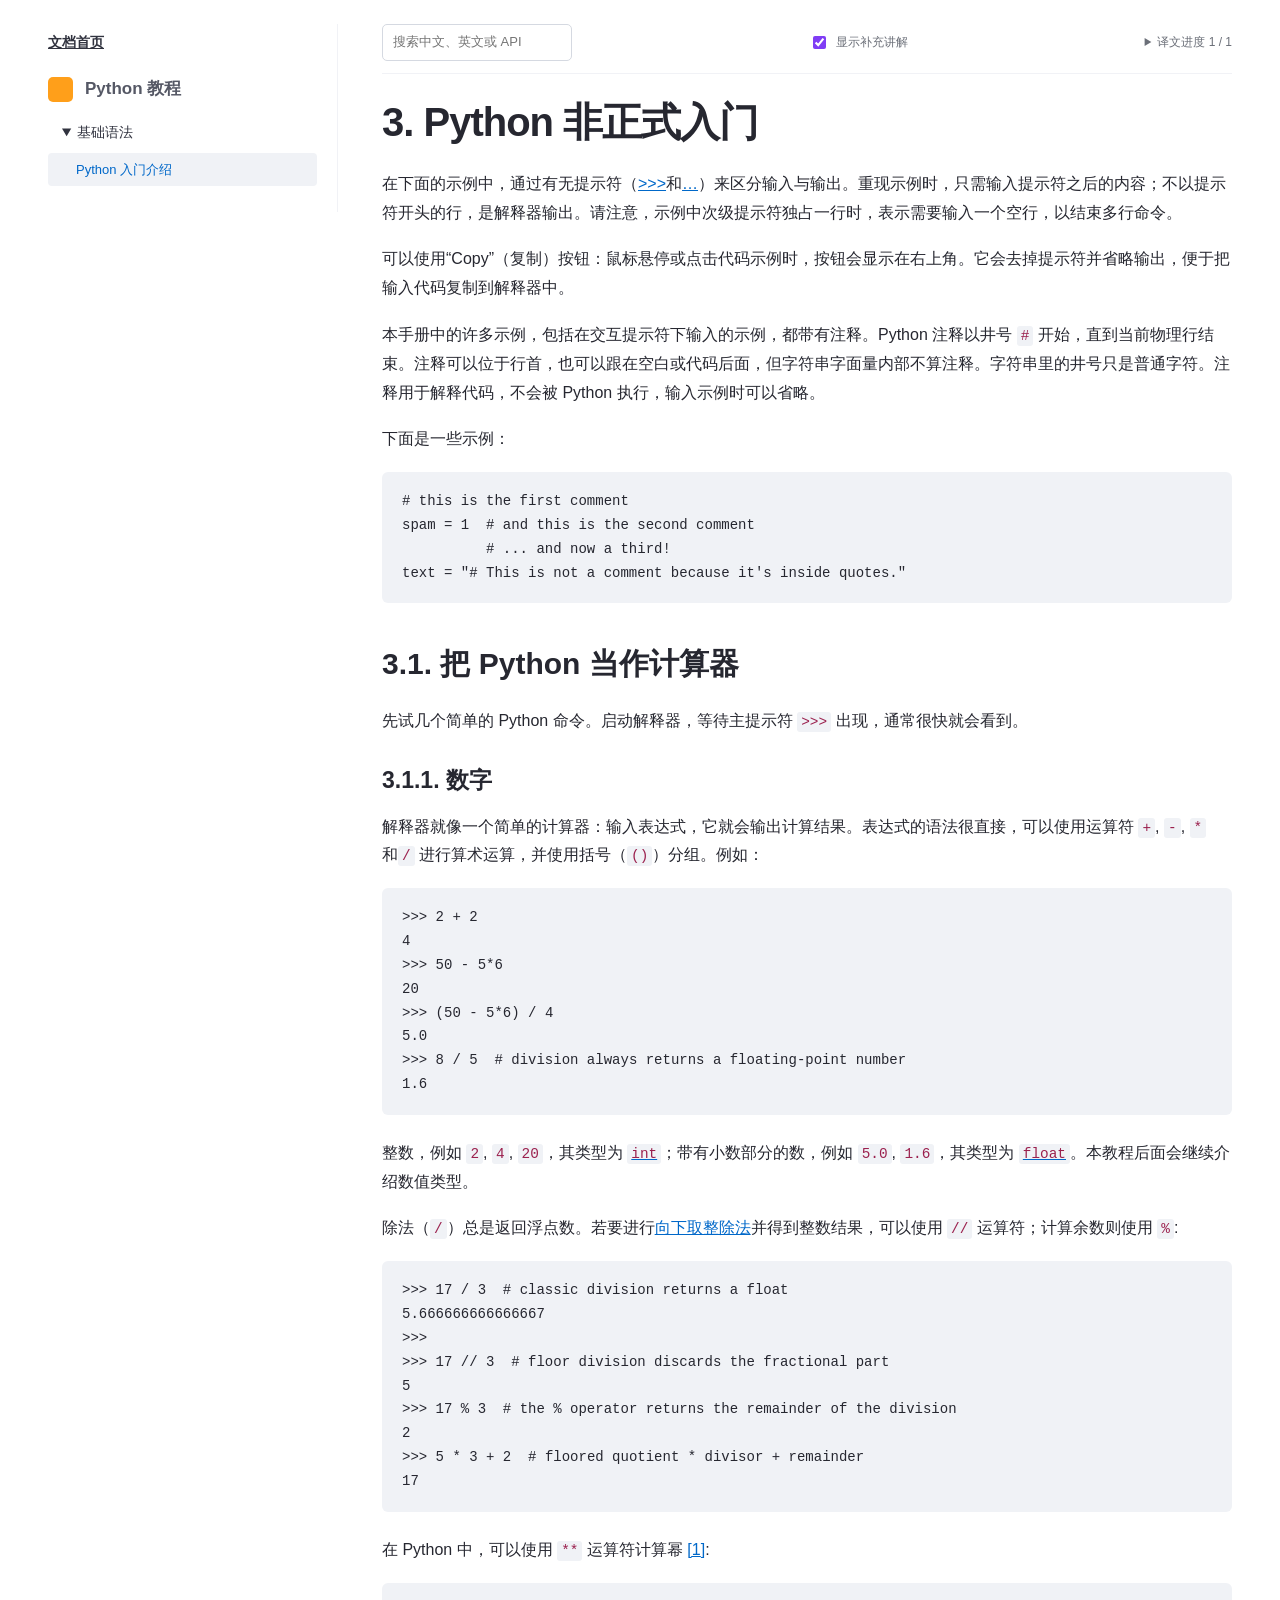
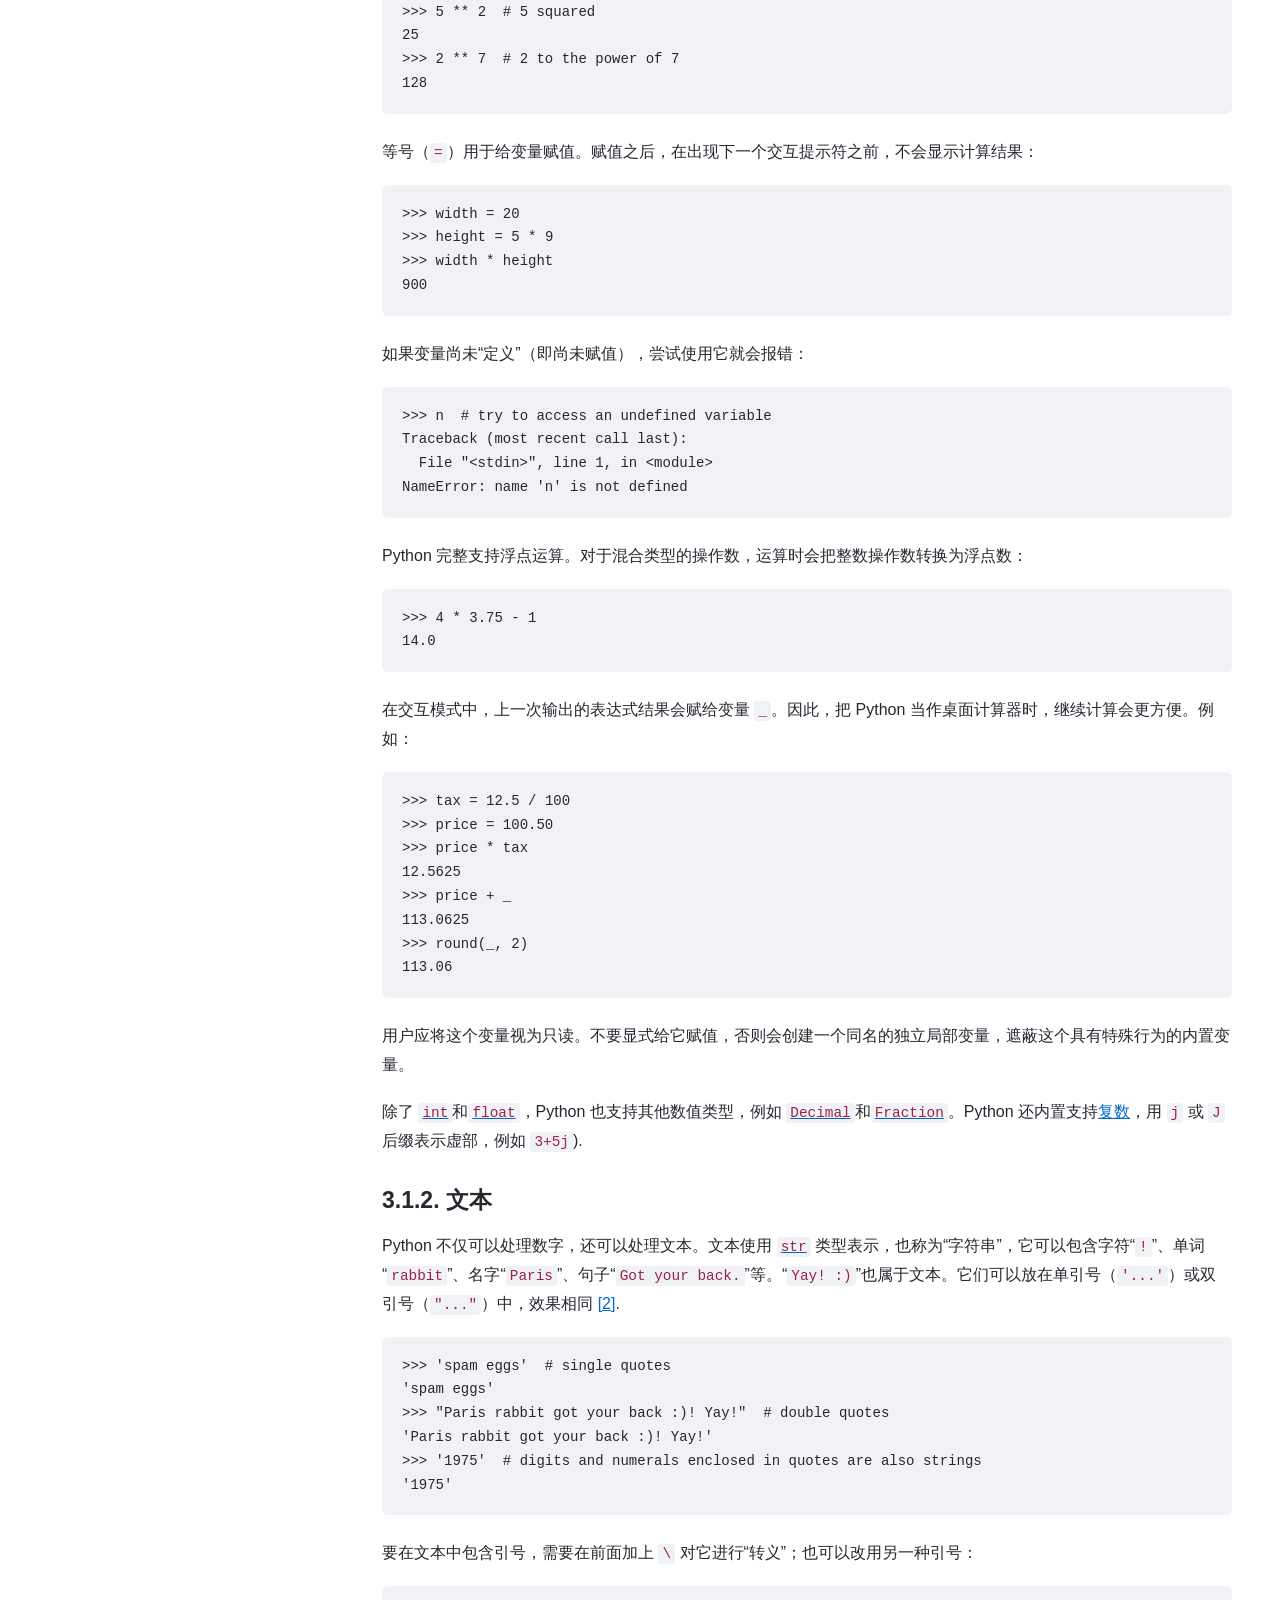
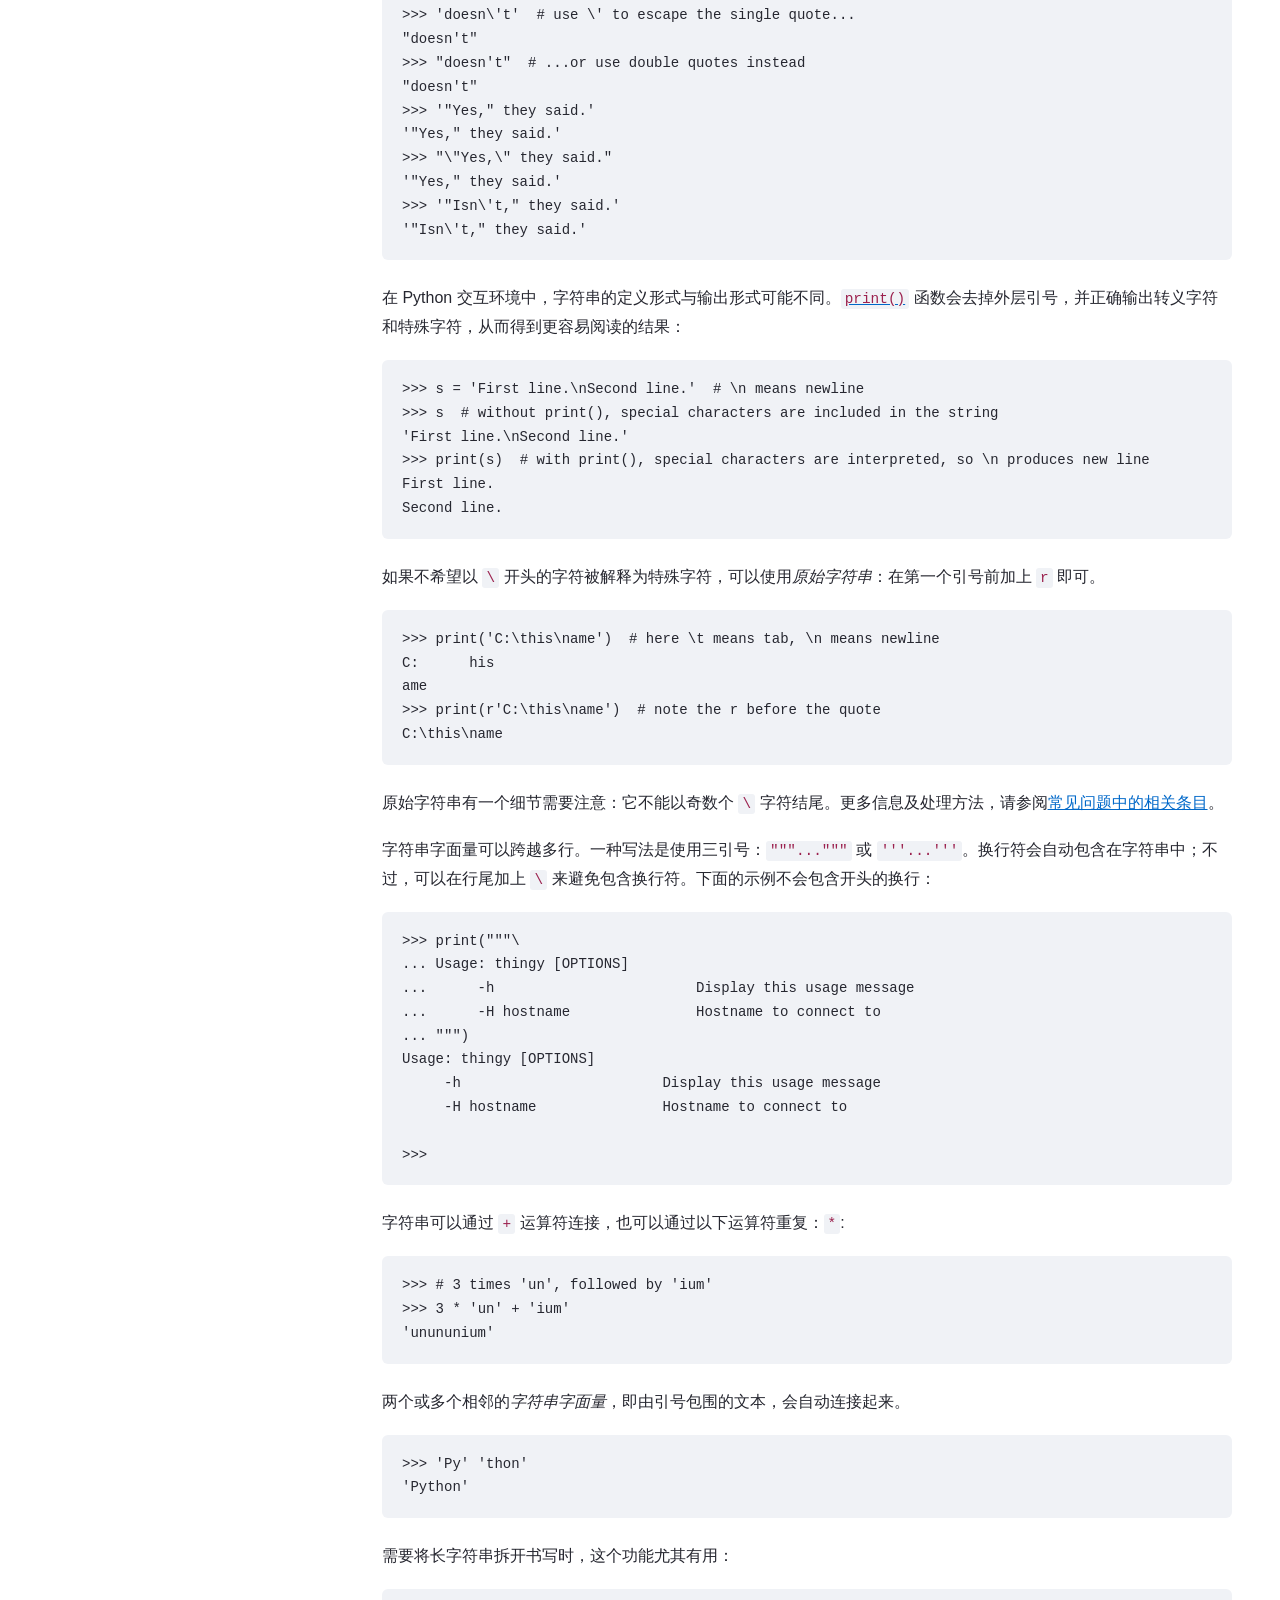
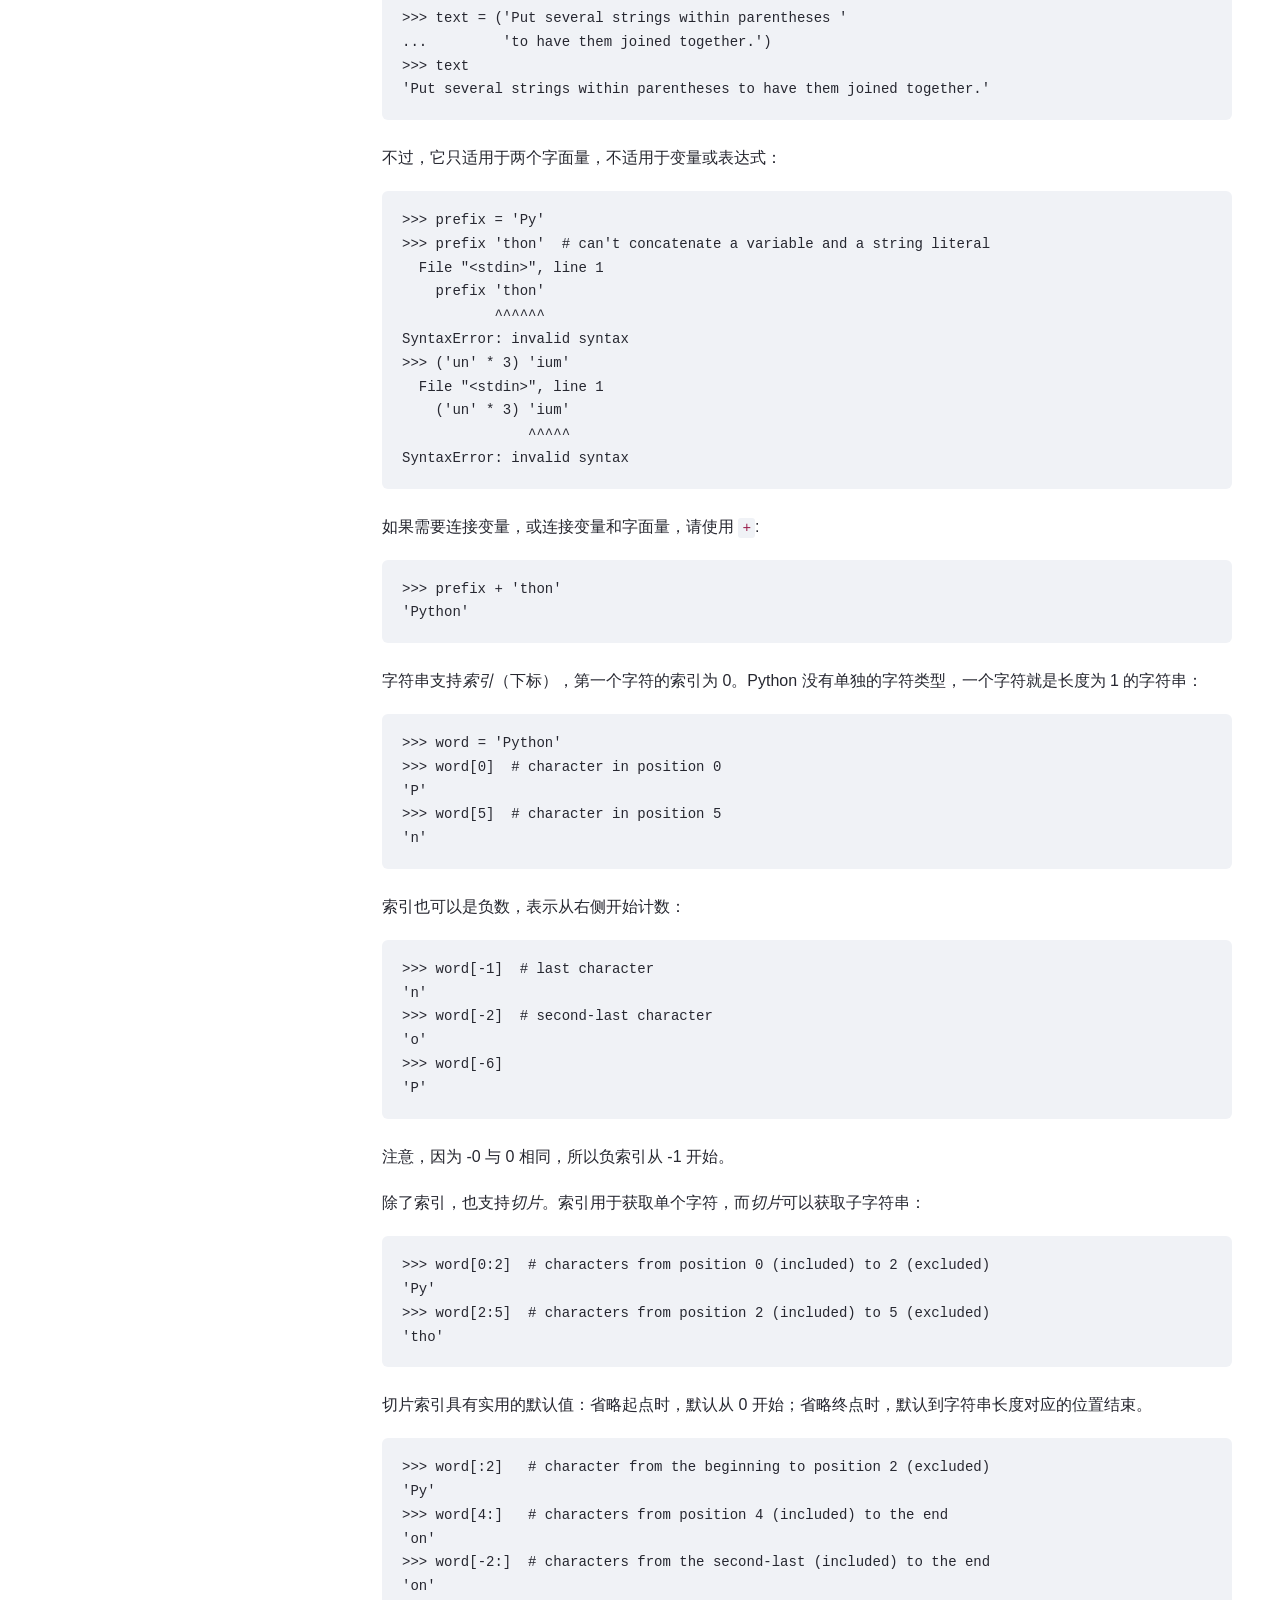
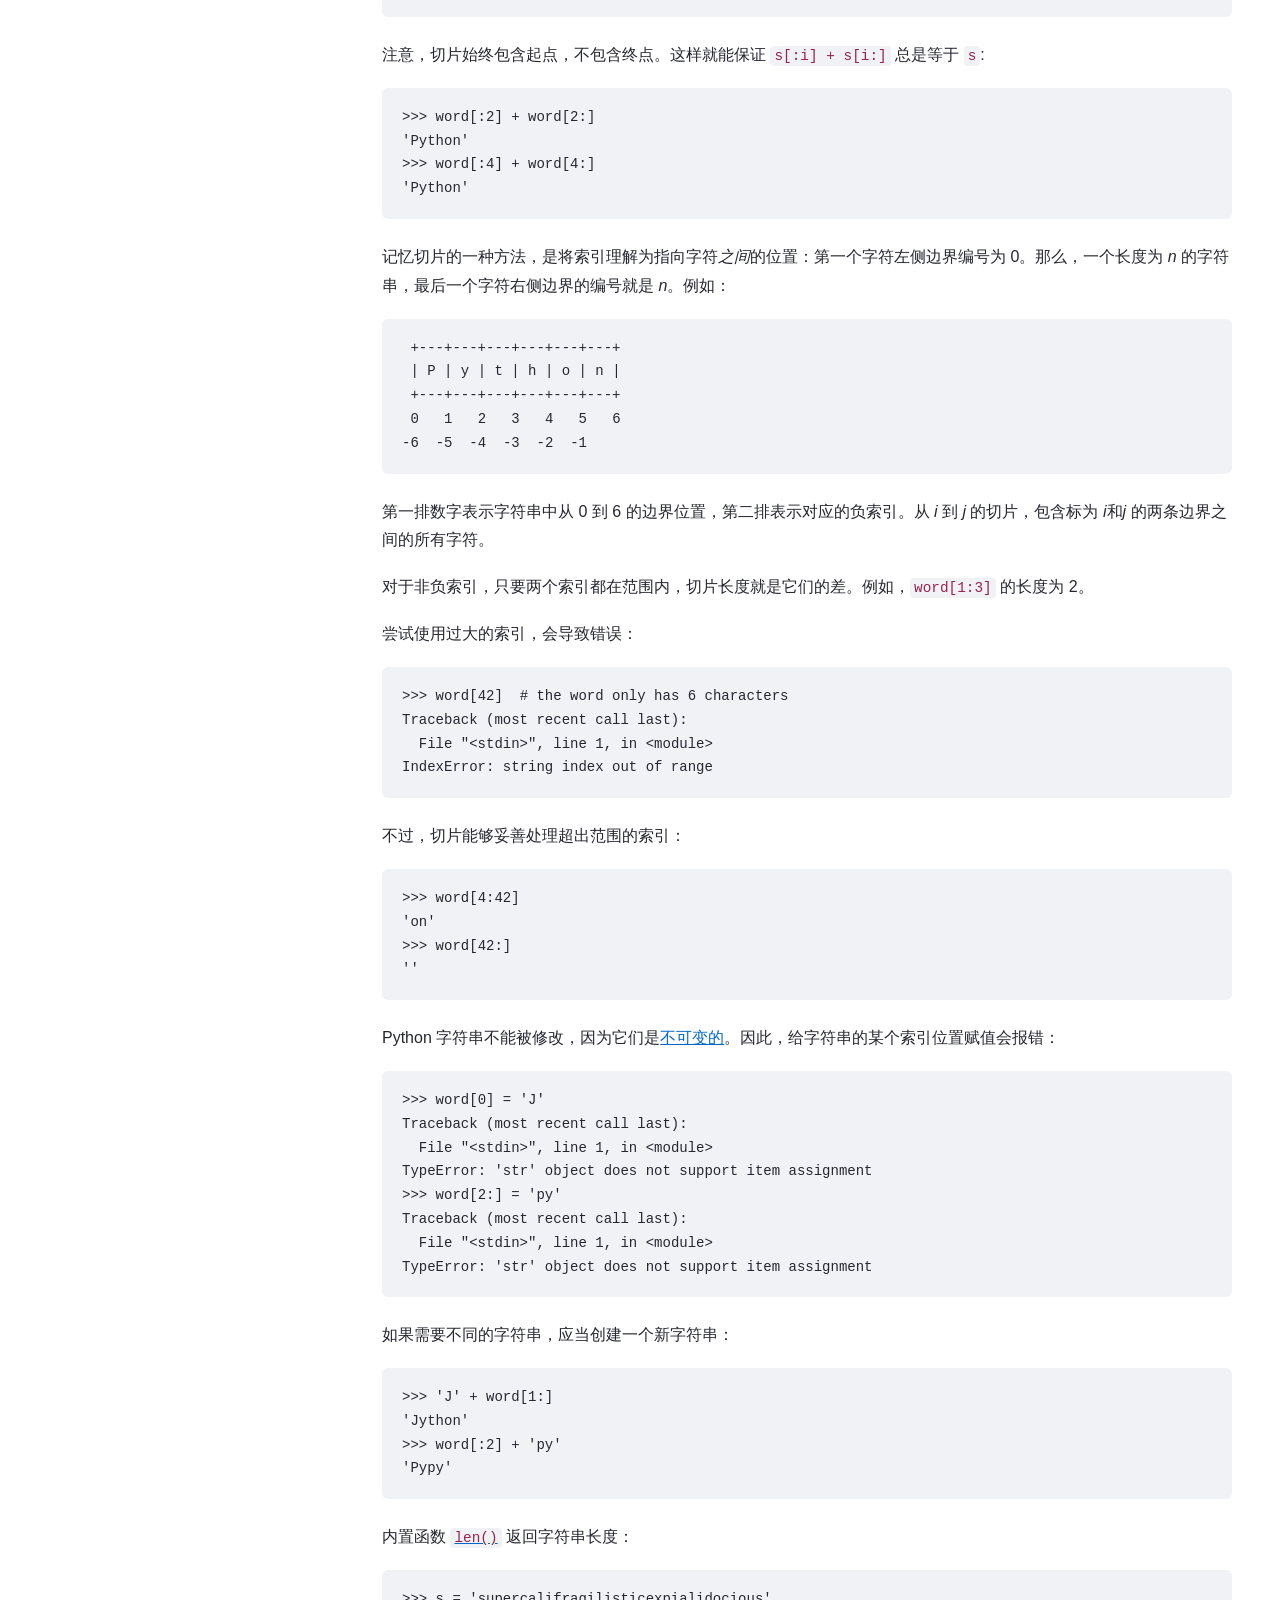
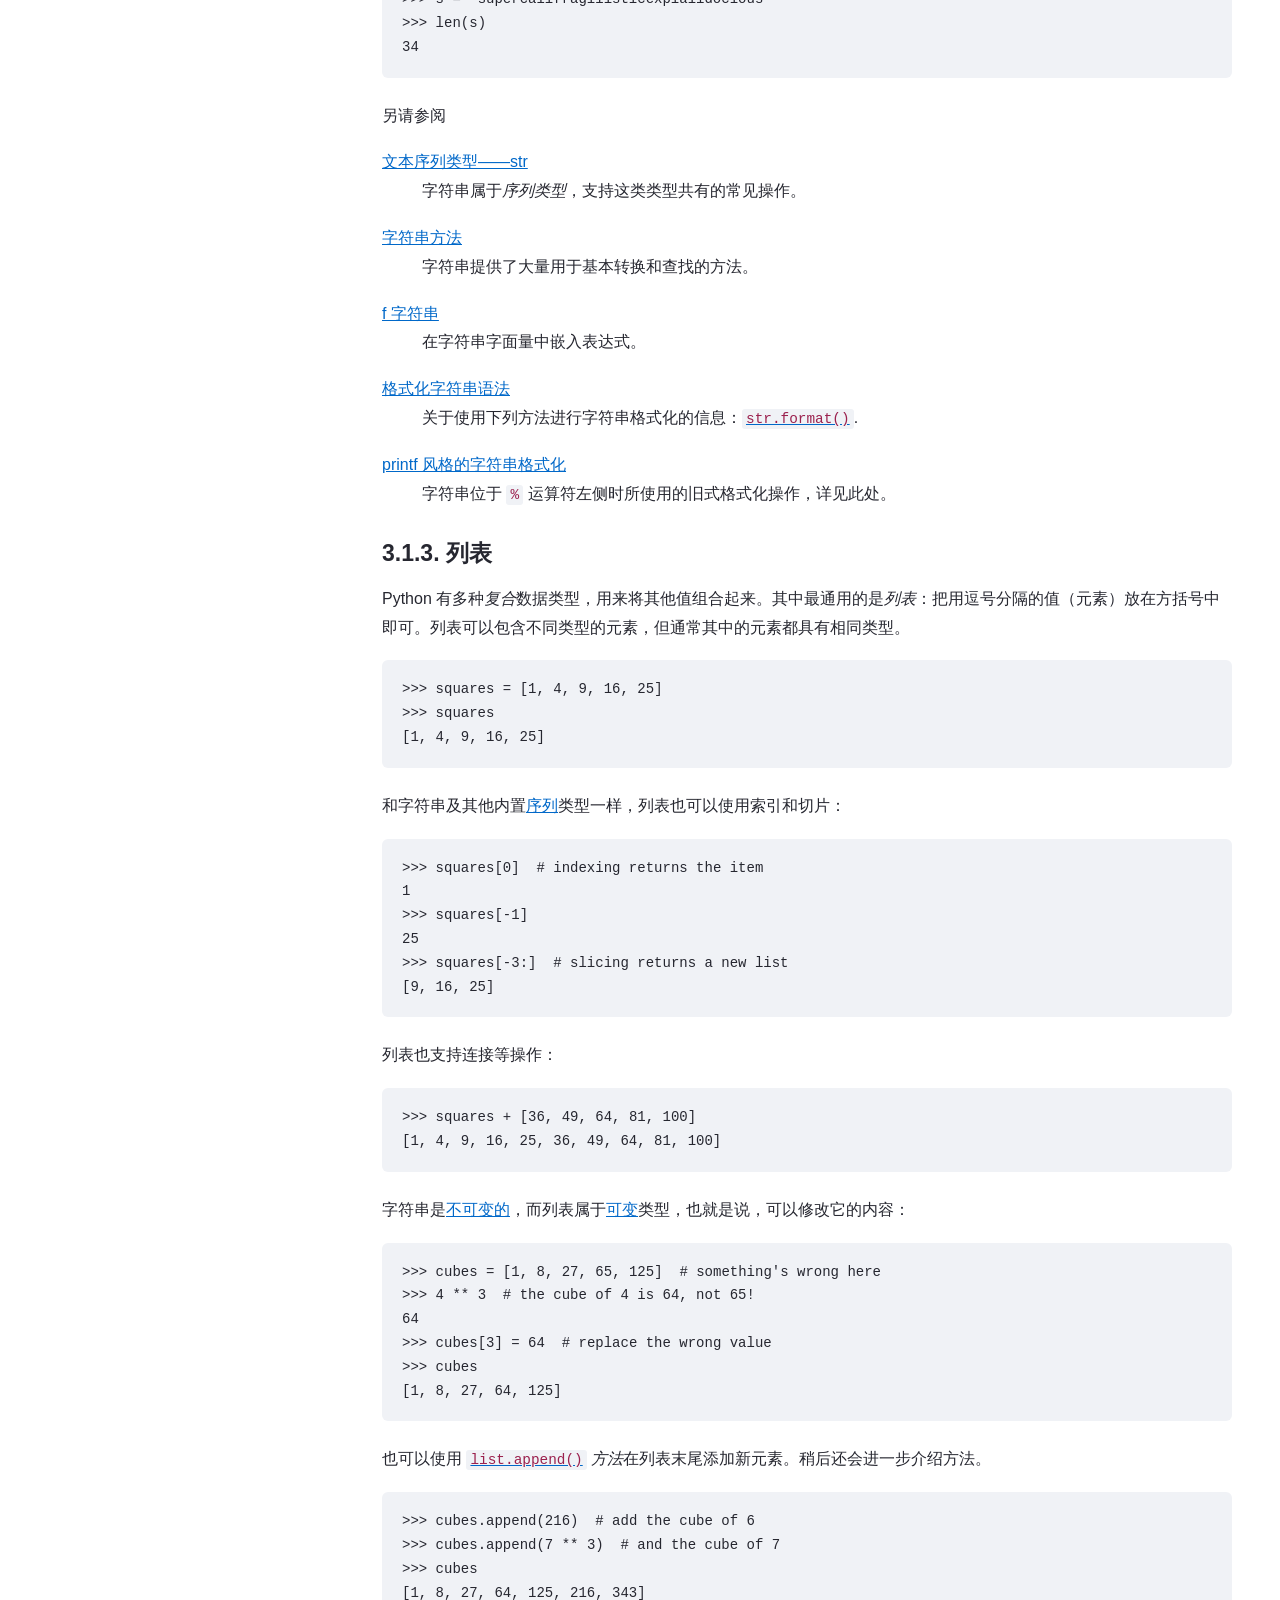
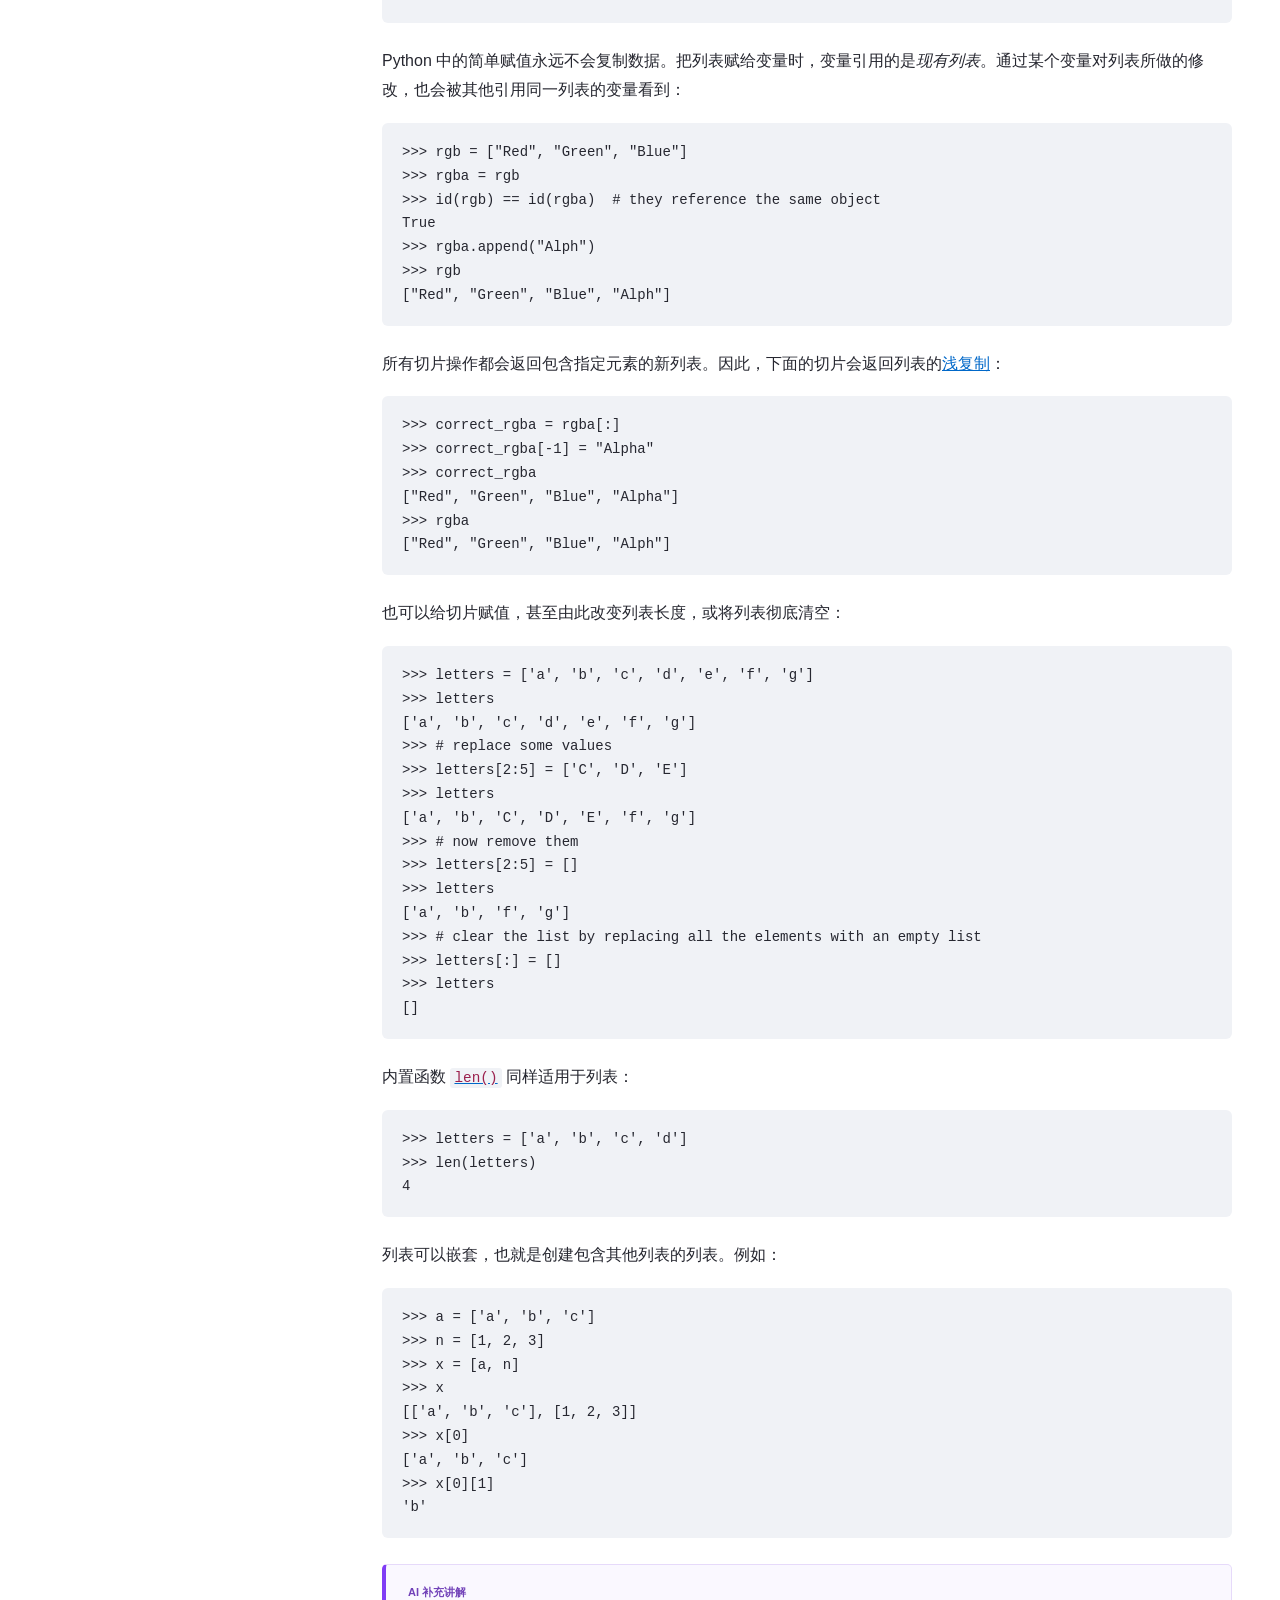
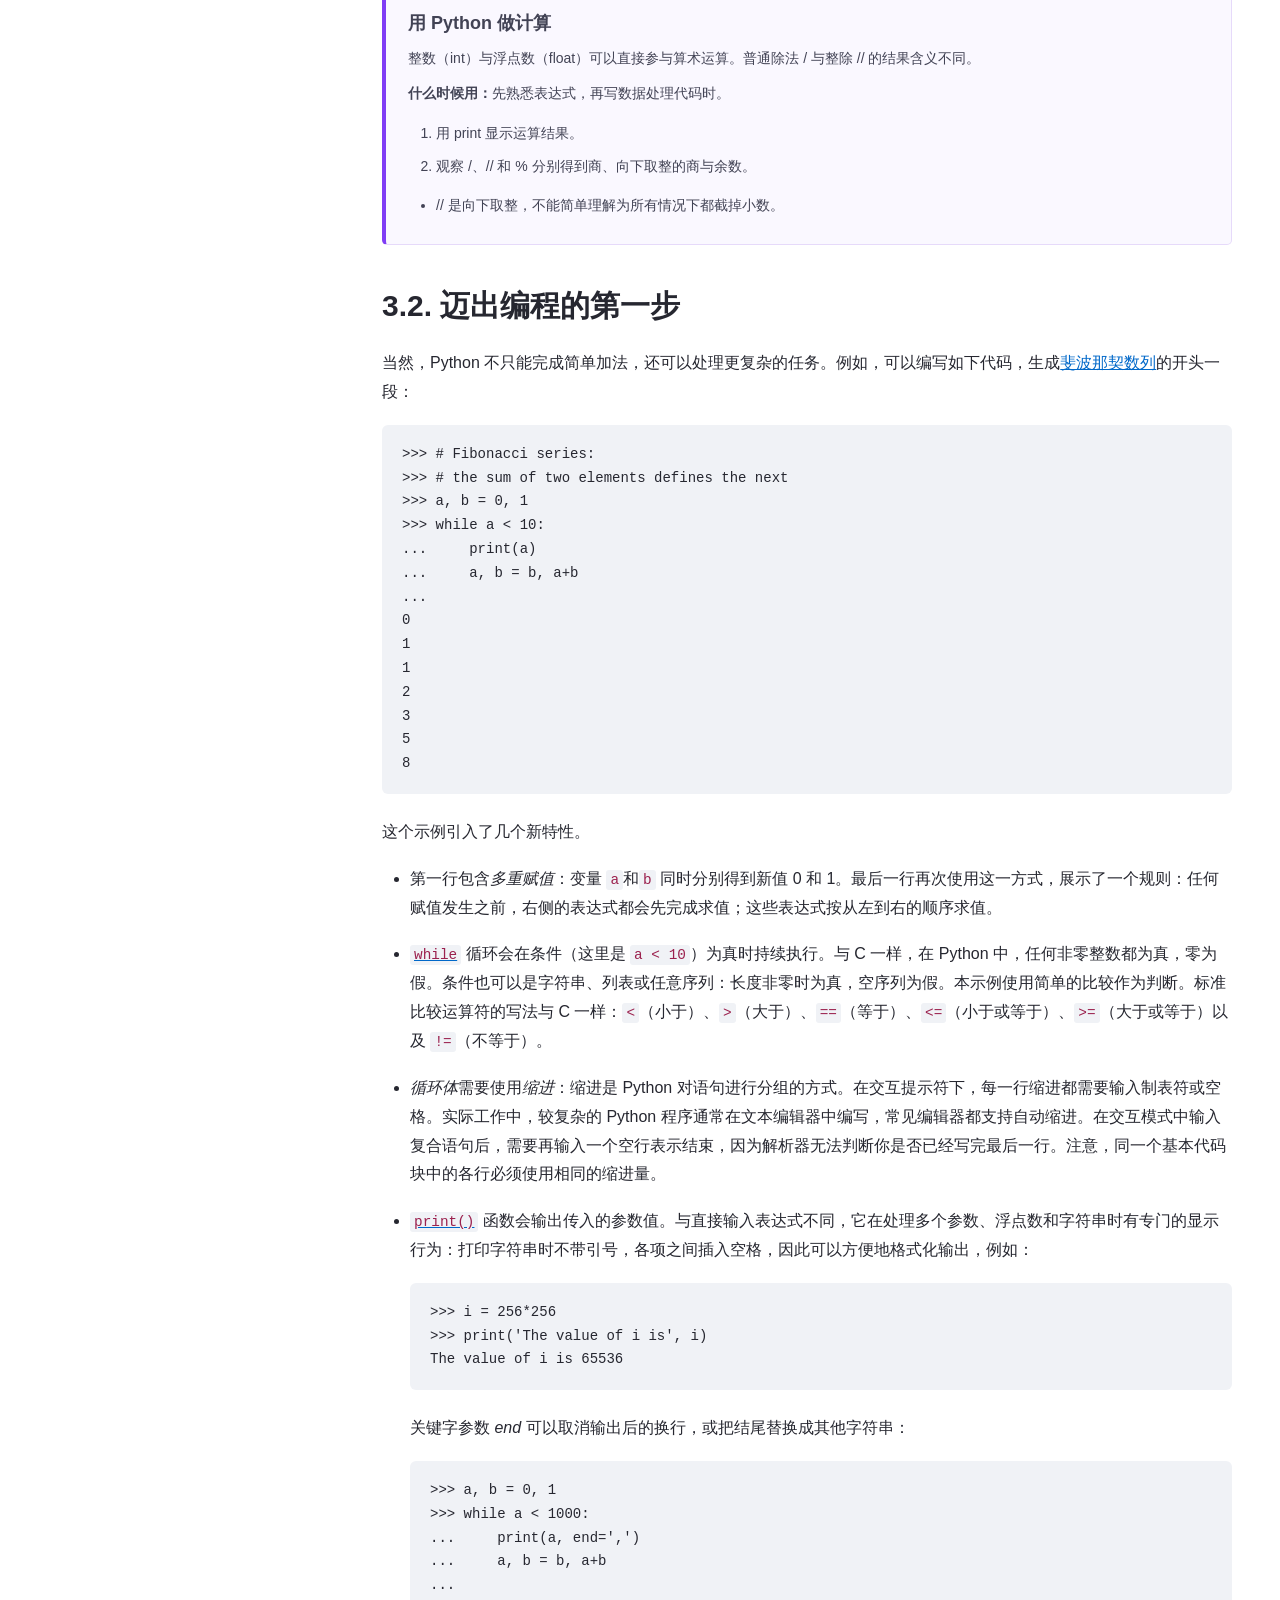
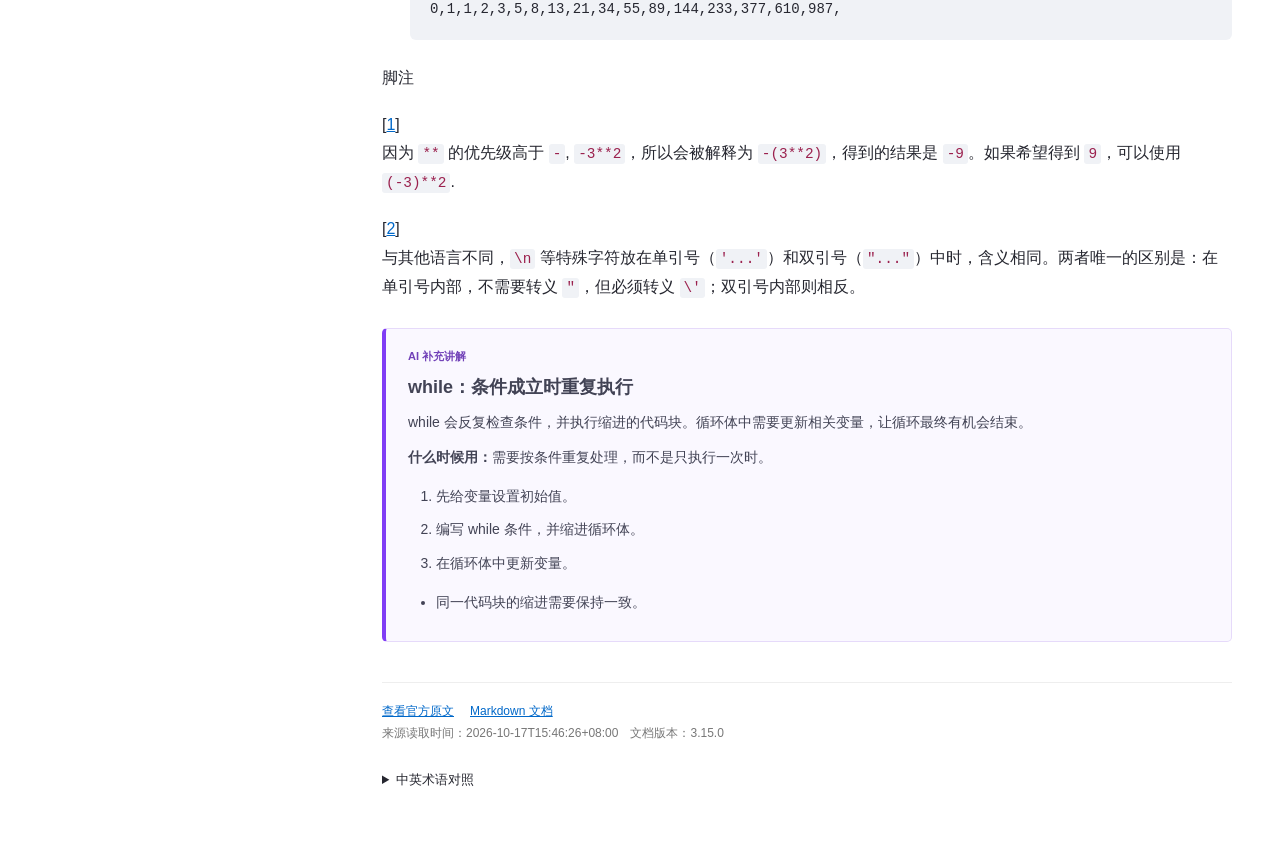
<file: knowledge-cards/docs.python.org-3-tutorial/index.html>
<!doctype html>
<html lang="zh-CN">
<head>
<meta charset="utf-8"><meta name="viewport" content="width=device-width,initial-scale=1">
<title>Python 入门介绍 · 中文文档</title>
<style></style>
<style>
html{scroll-behavior:auto}body{margin:0!important;background:#fff!important;color:#262730;font:16px/1.75 "Microsoft YaHei",Arial,sans-serif}*{box-sizing:border-box}a{color:#0068c9}a:hover{text-decoration:underline}button,input{font:inherit}a:focus-visible,button:focus-visible,input:focus-visible,summary:focus-visible{outline:3px solid #0068c9;outline-offset:3px}[hidden]{display:none!important}
.d2c-layout{max-width:1760px;margin:auto;display:grid;grid-template-columns:290px minmax(0,1fr);gap:44px;padding:24px 48px 60px}.d2c-sidebar{position:sticky;top:20px;align-self:start;max-height:calc(100vh - 40px);overflow:auto;padding-right:20px;border-right:1px solid #f1f2f6;font-size:14px}.d2c-home{display:block;color:#31333f;font-weight:700;padding:6px 0 12px}.d2c-nav-group{margin-bottom:26px}.d2c-nav-group h2{font:700 17px/1.4 "Microsoft YaHei",Arial,sans-serif;margin:10px 0 12px;display:flex;align-items:center;gap:12px;color:#555865}.d2c-nav-group h2:before{content:"";width:25px;height:25px;display:block;background:#ff9f1a;border-radius:5px}.d2c-color-1 h2:before{background:#803df5}.d2c-color-2 h2:before{background:#00b8df}.d2c-color-3 h2:before{background:#1b7de8}.d2c-nav-group summary{cursor:pointer;padding:6px 5px 6px 14px;color:#31333f}.d2c-page-link{display:block;margin:3px 0;padding:6px 8px 6px 28px;text-decoration:none;color:#535866;font-size:13px;line-height:1.65;overflow-wrap:anywhere}.d2c-page-link small{font-size:10px;color:#888;margin-left:8px}.d2c-current{background:#f0f2f6;color:#0068c9;border-radius:4px}.d2c-mobile-summary{display:none}
.d2c-main{min-width:0}.d2c-toolbar{display:flex;gap:20px;align-items:center;justify-content:space-between;font-size:12px;color:#6b6f78;margin-bottom:22px;border-bottom:1px solid #f1f2f6;padding-bottom:12px;flex-wrap:wrap}.d2c-toolbar label{display:flex;align-items:center;gap:7px;white-space:nowrap}.d2c-toolbar input[type=checkbox]{accent-color:#803df5}.d2c-search{border:1px solid #d5d9e1;border-radius:5px;padding:6px 10px;max-width:250px;font-size:13px}.d2c-progress{font-size:12px}.d2c-progress summary{cursor:pointer}.d2c-progress-panel{position:absolute;right:24px;z-index:10;background:white;box-shadow:0 4px 25px #0002;border:1px solid #eee;padding:18px;width:min(560px,90vw);max-height:65vh;overflow:auto}.d2c-progress-panel p{font-size:12px}.d2c-progress-panel ul,.d2c-pending-list{list-style:none;margin:0;padding:0}.d2c-progress-panel li,.d2c-pending-list li{padding:8px 0;border-bottom:1px solid #eee;font-size:13px}.d2c-progress-panel li span,.d2c-pending-list li span{display:inline-block;min-width:55px;color:#888}.d2c-pending-list li:target{background:#fff4d7;border:1px solid #ffb628;padding:16px;scroll-margin-top:20px}
#d2c-document{min-width:0;font-size:16px;line-height:1.8}#d2c-document h1{font-size:40px;line-height:1.3;font-weight:700;margin:0 0 22px;letter-spacing:-.025em;color:#262730}#d2c-document h2{font-size:30px;line-height:1.4;font-weight:700;margin:40px 0 22px;color:#262730}#d2c-document h3{font-size:23px;line-height:1.4;font-weight:600;margin:28px 0 16px}#d2c-document h4{font-size:18px;font-weight:600;margin:18px 0 10px}#d2c-document p{margin:0 0 18px}#d2c-document ul,#d2c-document ol{padding-left:28px;margin-bottom:22px}#d2c-document li{margin-bottom:8px}#d2c-document pre{overflow:auto;white-space:pre;font:14px/1.7 Consolas,"Cascadia Code",monospace;background:#f0f2f6;padding:18px 20px;border-radius:6px;max-width:100%;margin:14px 0 24px}#d2c-document code,#d2c-document tt{font-family:Consolas,"Cascadia Code",monospace;font-size:.9em}#d2c-document :not(pre)>code{background:#f0f2f6;border-radius:3px;padding:2px 4px;color:#9b214e}#d2c-document pre code{background:transparent;color:inherit;padding:0;font-size:inherit}#d2c-document img{max-width:100%;height:auto}#d2c-document table{width:100%;border-collapse:collapse;margin:20px 0;display:block;overflow:auto;font-size:14px}#d2c-document th,#d2c-document td{padding:10px 14px;border-bottom:1px solid #ddd;text-align:left;vertical-align:top}#d2c-document th{font-weight:600;background:#fafafa}#d2c-document .online-demo{display:block;padding:16px;background:#f0f2f6;border:1px dashed #c6ccd5;border-radius:5px;margin:18px 0}
#d2c-document .d2c-card{background:#faf8ff;border:1px solid #e6dafa;border-left:4px solid #803df5;border-radius:5px;padding:18px 22px;margin:26px 0;font-size:14px;color:#424355;box-shadow:none}#d2c-document .d2c-card-label{font-size:11px;font-weight:700;color:#7141b8;margin-bottom:8px}#d2c-document .d2c-card h3{font-size:18px;margin:0 0 10px}#d2c-document .d2c-card p{margin:0 0 10px}#d2c-document .d2c-card ol,#d2c-document .d2c-card ul{margin-bottom:8px}#d2c-document .d2c-card pre{font-size:13px}.d2c-source{border-top:1px solid #eee;margin-top:40px;padding-top:18px;font-size:12px;color:#777;line-height:1.8}.d2c-source a{margin-right:16px}.d2c-glossary{margin-top:25px;font-size:13px}.d2c-glossary summary{cursor:pointer}.d2c-glossary dl>div{display:flex;gap:20px;border-bottom:1px solid #eee;padding:6px}.d2c-glossary dt{width:180px;font-family:Consolas,monospace}.d2c-glossary dd{margin:0}
@media(max-width:1100px){.d2c-layout{grid-template-columns:240px minmax(0,1fr);gap:28px;padding:24px}#d2c-document h1{font-size:34px}}@media(max-width:760px){.d2c-layout{display:block;padding:18px}.d2c-sidebar{position:static;max-height:none;border:0;padding:0;margin-bottom:20px}.d2c-mobile-summary{display:block;font-weight:700;cursor:pointer;padding:6px 0}#d2c-nav{max-height:50vh;overflow:auto}.d2c-toolbar{gap:12px;margin-bottom:20px}.d2c-search{max-width:180px}#d2c-document h1{font-size:28px}#d2c-document h2{font-size:25px}#d2c-document{font-size:15px}#d2c-document [class*=GridContainer]{grid-template-columns:1fr!important}#d2c-document [class*=inlineCallout_]{display:block!important}#d2c-document [class*=CalloutIcon]{margin-bottom:12px}#d2c-document .d2c-card{padding:16px}.d2c-progress-panel{right:18px}}
@media print{.d2c-sidebar,.d2c-toolbar,.d2c-card,.d2c-progress{display:none!important}.d2c-layout{display:block;padding:0}#d2c-document pre{white-space:pre-wrap}.d2c-source{break-inside:avoid}}
</style>
</head>
<body>
<div class="d2c-layout">
<aside class="d2c-sidebar"><details id="d2c-toc" open><summary class="d2c-mobile-summary">文档目录</summary><nav id="d2c-nav" aria-label="文档目录"><a class="d2c-home" href="index.html">文档首页</a><section class="d2c-nav-group d2c-color-0"><h2>Python 教程</h2><details open><summary>基础语法</summary><a class="d2c-page-link d2c-current" data-search="Python 入门介绍  https://docs.python.org/3/tutorial/introduction.html 3. Python 非正式入门在下面的示例中，通过有无提示符（&gt;&gt;&gt;和…）来区分输入与输出。重现示例时，只需输入提示符之后的内容；不以提示符开头的行，是解释器输出。请注意，示例中次级提示符独占一行时，表示需要输入一个空行，以结束多行命令。可以使用“Copy”（复制）按钮：鼠标悬停或点击代码示例时，按钮会显示在右上角。它会去掉提示符并省略输出，便于把输入代码复制到解释器中。本手册中的许多示例，包括在交互提示符下输入的示例，都带有注释。Python 注释以井号 # 开始，直到当前物理行结束。注释可以位于行首，也可以跟在空白或代码后面，但字符串字面量内部不算注释。字符串里的井号只是普通字符。注释用于解释代码，不会被 Python 执行，输入示例时可以省略。下面是一些示例：# this is the first comment
spam = 1  # and this is the second comment
          # ... and now a third!
text = &quot;# This is not a comment because it&#x27;s inside quotes.&quot;


3.1. 把 Python 当作计算器
先试几个简单的 Python 命令。启动解释器，等待主提示符 &gt;&gt;&gt; 出现，通常很快就会看到。

3.1.1. 数字
解释器就像一个简单的计算器：输入表达式，它就会输出计算结果。表达式的语法很直接，可以使用运算符 +, -, *和/ 进行算术运算，并使用括号（()）分组。例如：
&gt;&gt;&gt; 2 + 2
4
&gt;&gt;&gt; 50 - 5*6
20
&gt;&gt;&gt; (50 - 5*6) / 4
5.0
&gt;&gt;&gt; 8 / 5  # division always returns a floating-point number
1.6


整数，例如 2, 4, 20，其类型为 int；带有小数部分的数，例如 5.0, 1.6，其类型为 float。本教程后面会继续介绍数值类型。
除法（/）总是返回浮点数。若要进行向下取整除法并得到整数结果，可以使用 // 运算符；计算余数则使用 %:
&gt;&gt;&gt; 17 / 3  # classic division returns a float
5.666666666666667
&gt;&gt;&gt;
&gt;&gt;&gt; 17 // 3  # floor division discards the fractional part
5
&gt;&gt;&gt; 17 % 3  # the % operator returns the remainder of the division
2
&gt;&gt;&gt; 5 * 3 + 2  # floored quotient * divisor + remainder
17


在 Python 中，可以使用 ** 运算符计算幂 [1]:
&gt;&gt;&gt; 5 ** 2  # 5 squared
25
&gt;&gt;&gt; 2 ** 7  # 2 to the power of 7
128


等号（=）用于给变量赋值。赋值之后，在出现下一个交互提示符之前，不会显示计算结果：
&gt;&gt;&gt; width = 20
&gt;&gt;&gt; height = 5 * 9
&gt;&gt;&gt; width * height
900


如果变量尚未“定义”（即尚未赋值），尝试使用它就会报错：
&gt;&gt;&gt; n  # try to access an undefined variable
Traceback (most recent call last):
  File &quot;&lt;stdin&gt;&quot;, line 1, in &lt;module&gt;
NameError: name &#x27;n&#x27; is not defined


Python 完整支持浮点运算。对于混合类型的操作数，运算时会把整数操作数转换为浮点数：
&gt;&gt;&gt; 4 * 3.75 - 1
14.0


在交互模式中，上一次输出的表达式结果会赋给变量 _。因此，把 Python 当作桌面计算器时，继续计算会更方便。例如：
&gt;&gt;&gt; tax = 12.5 / 100
&gt;&gt;&gt; price = 100.50
&gt;&gt;&gt; price * tax
12.5625
&gt;&gt;&gt; price + _
113.0625
&gt;&gt;&gt; round(_, 2)
113.06


用户应将这个变量视为只读。不要显式给它赋值，否则会创建一个同名的独立局部变量，遮蔽这个具有特殊行为的内置变量。
除了 int和float，Python 也支持其他数值类型，例如 Decimal和Fraction。Python 还内置支持复数，用 j 或 J 后缀表示虚部，例如 3+5j).


3.1.2. 文本
Python 不仅可以处理数字，还可以处理文本。文本使用 str 类型表示，也称为“字符串”，它可以包含字符“!”、单词“rabbit”、名字“Paris”、句子“Got your back.”等。“Yay! :)”也属于文本。它们可以放在单引号（&#x27;...&#x27;）或双引号（&quot;...&quot;）中，效果相同 [2].
&gt;&gt;&gt; &#x27;spam eggs&#x27;  # single quotes
&#x27;spam eggs&#x27;
&gt;&gt;&gt; &quot;Paris rabbit got your back :)! Yay!&quot;  # double quotes
&#x27;Paris rabbit got your back :)! Yay!&#x27;
&gt;&gt;&gt; &#x27;1975&#x27;  # digits and numerals enclosed in quotes are also strings
&#x27;1975&#x27;


要在文本中包含引号，需要在前面加上 \ 对它进行“转义”；也可以改用另一种引号：
&gt;&gt;&gt; &#x27;doesn\&#x27;t&#x27;  # use \&#x27; to escape the single quote...
&quot;doesn&#x27;t&quot;
&gt;&gt;&gt; &quot;doesn&#x27;t&quot;  # ...or use double quotes instead
&quot;doesn&#x27;t&quot;
&gt;&gt;&gt; &#x27;&quot;Yes,&quot; they said.&#x27;
&#x27;&quot;Yes,&quot; they said.&#x27;
&gt;&gt;&gt; &quot;\&quot;Yes,\&quot; they said.&quot;
&#x27;&quot;Yes,&quot; they said.&#x27;
&gt;&gt;&gt; &#x27;&quot;Isn\&#x27;t,&quot; they said.&#x27;
&#x27;&quot;Isn\&#x27;t,&quot; they said.&#x27;


在 Python 交互环境中，字符串的定义形式与输出形式可能不同。print() 函数会去掉外层引号，并正确输出转义字符和特殊字符，从而得到更容易阅读的结果：
&gt;&gt;&gt; s = &#x27;First line.\nSecond line.&#x27;  # \n means newline
&gt;&gt;&gt; s  # without print(), special characters are included in the string
&#x27;First line.\nSecond line.&#x27;
&gt;&gt;&gt; print(s)  # with print(), special characters are interpreted, so \n produces new line
First line.
Second line.


如果不希望以 \ 开头的字符被解释为特殊字符，可以使用原始字符串：在第一个引号前加上 r 即可。
&gt;&gt;&gt; print(&#x27;C:\this\name&#x27;)  # here \t means tab, \n means newline
C:      his
ame
&gt;&gt;&gt; print(r&#x27;C:\this\name&#x27;)  # note the r before the quote
C:\this\name


原始字符串有一个细节需要注意：它不能以奇数个 \ 字符结尾。更多信息及处理方法，请参阅常见问题中的相关条目。
字符串字面量可以跨越多行。一种写法是使用三引号：&quot;&quot;&quot;...&quot;&quot;&quot; 或 &#x27;&#x27;&#x27;...&#x27;&#x27;&#x27;。换行符会自动包含在字符串中；不过，可以在行尾加上 \ 来避免包含换行符。下面的示例不会包含开头的换行：
&gt;&gt;&gt; print(&quot;&quot;&quot;\
... Usage: thingy [OPTIONS]
...      -h                        Display this usage message
...      -H hostname               Hostname to connect to
... &quot;&quot;&quot;)
Usage: thingy [OPTIONS]
     -h                        Display this usage message
     -H hostname               Hostname to connect to

&gt;&gt;&gt;


字符串可以通过 + 运算符连接，也可以通过以下运算符重复：*:
&gt;&gt;&gt; # 3 times &#x27;un&#x27;, followed by &#x27;ium&#x27;
&gt;&gt;&gt; 3 * &#x27;un&#x27; + &#x27;ium&#x27;
&#x27;unununium&#x27;


两个或多个相邻的字符串字面量，即由引号包围的文本，会自动连接起来。
&gt;&gt;&gt; &#x27;Py&#x27; &#x27;thon&#x27;
&#x27;Python&#x27;


需要将长字符串拆开书写时，这个功能尤其有用：
&gt;&gt;&gt; text = (&#x27;Put several strings within parentheses &#x27;
...         &#x27;to have them joined together.&#x27;)
&gt;&gt;&gt; text
&#x27;Put several strings within parentheses to have them joined together.&#x27;


不过，它只适用于两个字面量，不适用于变量或表达式：
&gt;&gt;&gt; prefix = &#x27;Py&#x27;
&gt;&gt;&gt; prefix &#x27;thon&#x27;  # can&#x27;t concatenate a variable and a string literal
  File &quot;&lt;stdin&gt;&quot;, line 1
    prefix &#x27;thon&#x27;
           ^^^^^^
SyntaxError: invalid syntax
&gt;&gt;&gt; (&#x27;un&#x27; * 3) &#x27;ium&#x27;
  File &quot;&lt;stdin&gt;&quot;, line 1
    (&#x27;un&#x27; * 3) &#x27;ium&#x27;
               ^^^^^
SyntaxError: invalid syntax


如果需要连接变量，或连接变量和字面量，请使用 +:
&gt;&gt;&gt; prefix + &#x27;thon&#x27;
&#x27;Python&#x27;


字符串支持索引（下标），第一个字符的索引为 0。Python 没有单独的字符类型，一个字符就是长度为 1 的字符串：
&gt;&gt;&gt; word = &#x27;Python&#x27;
&gt;&gt;&gt; word[0]  # character in position 0
&#x27;P&#x27;
&gt;&gt;&gt; word[5]  # character in position 5
&#x27;n&#x27;


索引也可以是负数，表示从右侧开始计数：
&gt;&gt;&gt; word[-1]  # last character
&#x27;n&#x27;
&gt;&gt;&gt; word[-2]  # second-last character
&#x27;o&#x27;
&gt;&gt;&gt; word[-6]
&#x27;P&#x27;


注意，因为 -0 与 0 相同，所以负索引从 -1 开始。
除了索引，也支持切片。索引用于获取单个字符，而切片可以获取子字符串：
&gt;&gt;&gt; word[0:2]  # characters from position 0 (included) to 2 (excluded)
&#x27;Py&#x27;
&gt;&gt;&gt; word[2:5]  # characters from position 2 (included) to 5 (excluded)
&#x27;tho&#x27;


切片索引具有实用的默认值：省略起点时，默认从 0 开始；省略终点时，默认到字符串长度对应的位置结束。
&gt;&gt;&gt; word[:2]   # character from the beginning to position 2 (excluded)
&#x27;Py&#x27;
&gt;&gt;&gt; word[4:]   # characters from position 4 (included) to the end
&#x27;on&#x27;
&gt;&gt;&gt; word[-2:]  # characters from the second-last (included) to the end
&#x27;on&#x27;


注意，切片始终包含起点，不包含终点。这样就能保证 s[:i] + s[i:] 总是等于 s:
&gt;&gt;&gt; word[:2] + word[2:]
&#x27;Python&#x27;
&gt;&gt;&gt; word[:4] + word[4:]
&#x27;Python&#x27;


记忆切片的一种方法，是将索引理解为指向字符之间的位置：第一个字符左侧边界编号为 0。那么，一个长度为 n 的字符串，最后一个字符右侧边界的编号就是 n。例如：
 +---+---+---+---+---+---+
 | P | y | t | h | o | n |
 +---+---+---+---+---+---+
 0   1   2   3   4   5   6
-6  -5  -4  -3  -2  -1


第一排数字表示字符串中从 0 到 6 的边界位置，第二排表示对应的负索引。从 i 到 j 的切片，包含标为 i和j 的两条边界之间的所有字符。
对于非负索引，只要两个索引都在范围内，切片长度就是它们的差。例如，word[1:3] 的长度为 2。
尝试使用过大的索引，会导致错误：
&gt;&gt;&gt; word[42]  # the word only has 6 characters
Traceback (most recent call last):
  File &quot;&lt;stdin&gt;&quot;, line 1, in &lt;module&gt;
IndexError: string index out of range


不过，切片能够妥善处理超出范围的索引：
&gt;&gt;&gt; word[4:42]
&#x27;on&#x27;
&gt;&gt;&gt; word[42:]
&#x27;&#x27;


Python 字符串不能被修改，因为它们是不可变的。因此，给字符串的某个索引位置赋值会报错：
&gt;&gt;&gt; word[0] = &#x27;J&#x27;
Traceback (most recent call last):
  File &quot;&lt;stdin&gt;&quot;, line 1, in &lt;module&gt;
TypeError: &#x27;str&#x27; object does not support item assignment
&gt;&gt;&gt; word[2:] = &#x27;py&#x27;
Traceback (most recent call last):
  File &quot;&lt;stdin&gt;&quot;, line 1, in &lt;module&gt;
TypeError: &#x27;str&#x27; object does not support item assignment


如果需要不同的字符串，应当创建一个新字符串：
&gt;&gt;&gt; &#x27;J&#x27; + word[1:]
&#x27;Jython&#x27;
&gt;&gt;&gt; word[:2] + &#x27;py&#x27;
&#x27;Pypy&#x27;


内置函数 len() 返回字符串长度：
&gt;&gt;&gt; s = &#x27;supercalifragilisticexpialidocious&#x27;
&gt;&gt;&gt; len(s)
34



另请参阅

文本序列类型——str字符串属于序列类型，支持这类类型共有的常见操作。

字符串方法字符串提供了大量用于基本转换和查找的方法。

f 字符串在字符串字面量中嵌入表达式。

格式化字符串语法关于使用下列方法进行字符串格式化的信息：str.format().

printf 风格的字符串格式化字符串位于 % 运算符左侧时所使用的旧式格式化操作，详见此处。





3.1.3. 列表
Python 有多种复合数据类型，用来将其他值组合起来。其中最通用的是列表：把用逗号分隔的值（元素）放在方括号中即可。列表可以包含不同类型的元素，但通常其中的元素都具有相同类型。
&gt;&gt;&gt; squares = [1, 4, 9, 16, 25]
&gt;&gt;&gt; squares
[1, 4, 9, 16, 25]


和字符串及其他内置序列类型一样，列表也可以使用索引和切片：
&gt;&gt;&gt; squares[0]  # indexing returns the item
1
&gt;&gt;&gt; squares[-1]
25
&gt;&gt;&gt; squares[-3:]  # slicing returns a new list
[9, 16, 25]


列表也支持连接等操作：
&gt;&gt;&gt; squares + [36, 49, 64, 81, 100]
[1, 4, 9, 16, 25, 36, 49, 64, 81, 100]


字符串是不可变的，而列表属于可变类型，也就是说，可以修改它的内容：
&gt;&gt;&gt; cubes = [1, 8, 27, 65, 125]  # something&#x27;s wrong here
&gt;&gt;&gt; 4 ** 3  # the cube of 4 is 64, not 65!
64
&gt;&gt;&gt; cubes[3] = 64  # replace the wrong value
&gt;&gt;&gt; cubes
[1, 8, 27, 64, 125]


也可以使用 list.append() 方法在列表末尾添加新元素。稍后还会进一步介绍方法。
&gt;&gt;&gt; cubes.append(216)  # add the cube of 6
&gt;&gt;&gt; cubes.append(7 ** 3)  # and the cube of 7
&gt;&gt;&gt; cubes
[1, 8, 27, 64, 125, 216, 343]


Python 中的简单赋值永远不会复制数据。把列表赋给变量时，变量引用的是现有列表。通过某个变量对列表所做的修改，也会被其他引用同一列表的变量看到：
&gt;&gt;&gt; rgb = [&quot;Red&quot;, &quot;Green&quot;, &quot;Blue&quot;]
&gt;&gt;&gt; rgba = rgb
&gt;&gt;&gt; id(rgb) == id(rgba)  # they reference the same object
True
&gt;&gt;&gt; rgba.append(&quot;Alph&quot;)
&gt;&gt;&gt; rgb
[&quot;Red&quot;, &quot;Green&quot;, &quot;Blue&quot;, &quot;Alph&quot;]


所有切片操作都会返回包含指定元素的新列表。因此，下面的切片会返回列表的浅复制：
&gt;&gt;&gt; correct_rgba = rgba[:]
&gt;&gt;&gt; correct_rgba[-1] = &quot;Alpha&quot;
&gt;&gt;&gt; correct_rgba
[&quot;Red&quot;, &quot;Green&quot;, &quot;Blue&quot;, &quot;Alpha&quot;]
&gt;&gt;&gt; rgba
[&quot;Red&quot;, &quot;Green&quot;, &quot;Blue&quot;, &quot;Alph&quot;]


也可以给切片赋值，甚至由此改变列表长度，或将列表彻底清空：
&gt;&gt;&gt; letters = [&#x27;a&#x27;, &#x27;b&#x27;, &#x27;c&#x27;, &#x27;d&#x27;, &#x27;e&#x27;, &#x27;f&#x27;, &#x27;g&#x27;]
&gt;&gt;&gt; letters
[&#x27;a&#x27;, &#x27;b&#x27;, &#x27;c&#x27;, &#x27;d&#x27;, &#x27;e&#x27;, &#x27;f&#x27;, &#x27;g&#x27;]
&gt;&gt;&gt; # replace some values
&gt;&gt;&gt; letters[2:5] = [&#x27;C&#x27;, &#x27;D&#x27;, &#x27;E&#x27;]
&gt;&gt;&gt; letters
[&#x27;a&#x27;, &#x27;b&#x27;, &#x27;C&#x27;, &#x27;D&#x27;, &#x27;E&#x27;, &#x27;f&#x27;, &#x27;g&#x27;]
&gt;&gt;&gt; # now remove them
&gt;&gt;&gt; letters[2:5] = []
&gt;&gt;&gt; letters
[&#x27;a&#x27;, &#x27;b&#x27;, &#x27;f&#x27;, &#x27;g&#x27;]
&gt;&gt;&gt; # clear the list by replacing all the elements with an empty list
&gt;&gt;&gt; letters[:] = []
&gt;&gt;&gt; letters
[]


内置函数 len() 同样适用于列表：
&gt;&gt;&gt; letters = [&#x27;a&#x27;, &#x27;b&#x27;, &#x27;c&#x27;, &#x27;d&#x27;]
&gt;&gt;&gt; len(letters)
4


列表可以嵌套，也就是创建包含其他列表的列表。例如：
&gt;&gt;&gt; a = [&#x27;a&#x27;, &#x27;b&#x27;, &#x27;c&#x27;]
&gt;&gt;&gt; n = [1, 2, 3]
&gt;&gt;&gt; x = [a, n]
&gt;&gt;&gt; x
[[&#x27;a&#x27;, &#x27;b&#x27;, &#x27;c&#x27;], [1, 2, 3]]
&gt;&gt;&gt; x[0]
[&#x27;a&#x27;, &#x27;b&#x27;, &#x27;c&#x27;]
&gt;&gt;&gt; x[0][1]
&#x27;b&#x27;




3.2. 迈出编程的第一步
当然，Python 不只能完成简单加法，还可以处理更复杂的任务。例如，可以编写如下代码，生成斐波那契数列的开头一段：
&gt;&gt;&gt; # Fibonacci series:
&gt;&gt;&gt; # the sum of two elements defines the next
&gt;&gt;&gt; a, b = 0, 1
&gt;&gt;&gt; while a &lt; 10:
...     print(a)
...     a, b = b, a+b
...
0
1
1
2
3
5
8


这个示例引入了几个新特性。

第一行包含多重赋值：变量 a和b 同时分别得到新值 0 和 1。最后一行再次使用这一方式，展示了一个规则：任何赋值发生之前，右侧的表达式都会先完成求值；这些表达式按从左到右的顺序求值。
while 循环会在条件（这里是 a &lt; 10）为真时持续执行。与 C 一样，在 Python 中，任何非零整数都为真，零为假。条件也可以是字符串、列表或任意序列：长度非零时为真，空序列为假。本示例使用简单的比较作为判断。标准比较运算符的写法与 C 一样：&lt;（小于）、&gt;（大于）、==（等于）、&lt;=（小于或等于）、&gt;=（大于或等于）以及 !=（不等于）。
循环体需要使用缩进：缩进是 Python 对语句进行分组的方式。在交互提示符下，每一行缩进都需要输入制表符或空格。实际工作中，较复杂的 Python 程序通常在文本编辑器中编写，常见编辑器都支持自动缩进。在交互模式中输入复合语句后，需要再输入一个空行表示结束，因为解析器无法判断你是否已经写完最后一行。注意，同一个基本代码块中的各行必须使用相同的缩进量。
print() 函数会输出传入的参数值。与直接输入表达式不同，它在处理多个参数、浮点数和字符串时有专门的显示行为：打印字符串时不带引号，各项之间插入空格，因此可以方便地格式化输出，例如：
&gt;&gt;&gt; i = 256*256
&gt;&gt;&gt; print(&#x27;The value of i is&#x27;, i)
The value of i is 65536


关键字参数 end 可以取消输出后的换行，或把结尾替换成其他字符串：
&gt;&gt;&gt; a, b = 0, 1
&gt;&gt;&gt; while a &lt; 1000:
...     print(a, end=&#x27;,&#x27;)
...     a, b = b, a+b
...
0,1,1,2,3,5,8,13,21,34,55,89,144,233,377,610,987,




脚注


[1]
因为 ** 的优先级高于 -, -3**2，所以会被解释为 -(3**2)，得到的结果是 -9。如果希望得到 9，可以使用 (-3)**2.


[2]
与其他语言不同，\n 等特殊字符放在单引号（&#x27;...&#x27;）和双引号（&quot;...&quot;）中时，含义相同。两者唯一的区别是：在单引号内部，不需要转义 &quot;，但必须转义 \&#x27;；双引号内部则相反。


" href="page-dcff5d405c8a.html">Python 入门介绍</a></details></section></nav><p id="d2c-no-results" hidden>没有匹配的文档。</p></details></aside>
<main class="d2c-main">
<div class="d2c-toolbar"><input id="d2c-search" class="d2c-search" type="search" aria-label="搜索文档" placeholder="搜索中文、英文或 API"><label><input id="d2c-show-cards" type="checkbox" checked>显示补充讲解</label><details class="d2c-progress"><summary>译文进度 1 / 1</summary><div class="d2c-progress-panel"><p>2026-10-17 读取 Python 官方教程的入门介绍页，用于验证其他文档站点。仅整理这一个页面，不代表 Python 全站目录或全部内容。</p><p>读取失败：0 页</p><p><a href="https://docs.python.org/3/tutorial/introduction.html" target="_blank" rel="noopener noreferrer">来源 1</a></p><ul><li id="pending-introduction"><span>已翻译</span> Python 入门介绍 <a href="https://docs.python.org/3/tutorial/introduction.html" target="_blank" rel="noopener noreferrer">原文</a></li></ul></div></details></div>
<article id="d2c-document" class="content"><span id="tut-informal" data-block-id="b001"></span><h1 data-block-id="b002"><span class="section-number">3. </span>Python 非正式入门</h1><p data-block-id="b003">在下面的示例中，通过有无提示符（<a class="reference internal" href="https://docs.python.org/3/glossary.html#term-0"><span class="xref std std-term">&gt;&gt;&gt;</span></a>和<a class="reference internal" href="https://docs.python.org/3/glossary.html#term-..."><span class="xref std std-term">…</span></a>）来区分输入与输出。重现示例时，只需输入提示符之后的内容；不以提示符开头的行，是解释器输出。请注意，示例中次级提示符独占一行时，表示需要输入一个空行，以结束多行命令。</p><p data-block-id="b004">可以使用“Copy”（复制）按钮：鼠标悬停或点击代码示例时，按钮会显示在右上角。它会去掉提示符并省略输出，便于把输入代码复制到解释器中。</p><p id="index-0" data-block-id="b005">本手册中的许多示例，包括在交互提示符下输入的示例，都带有注释。Python 注释以井号 <code class="docutils literal notranslate"><span class="pre">#</span></code> 开始，直到当前物理行结束。注释可以位于行首，也可以跟在空白或代码后面，但字符串字面量内部不算注释。字符串里的井号只是普通字符。注释用于解释代码，不会被 Python 执行，输入示例时可以省略。</p><p data-block-id="b006">下面是一些示例：</p><div class="highlight-python3 notranslate" data-block-id="b007"><div class="highlight"><pre><span></span><span class="c1"># this is the first comment</span>
<span class="n">spam</span> <span class="o">=</span> <span class="mi">1</span>  <span class="c1"># and this is the second comment</span>
          <span class="c1"># ... and now a third!</span>
<span class="n">text</span> <span class="o">=</span> <span class="s2">"# This is not a comment because it's inside quotes."</span>
</pre></div>
</div><section id="using-python-as-a-calculator" data-block-id="b008">
<span id="tut-calculator"></span><h2><span class="section-number">3.1. </span>把 Python 当作计算器</h2>
<p>先试几个简单的 Python 命令。启动解释器，等待主提示符 <code class="docutils literal notranslate"><span class="pre">&gt;&gt;&gt;</span></code> 出现，通常很快就会看到。</p>
<section id="numbers">
<span id="tut-numbers"></span><h3><span class="section-number">3.1.1. </span>数字</h3>
<p>解释器就像一个简单的计算器：输入表达式，它就会输出计算结果。表达式的语法很直接，可以使用运算符 <code class="docutils literal notranslate"><span class="pre">+</span></code>, <code class="docutils literal notranslate"><span class="pre">-</span></code>, <code class="docutils literal notranslate"><span class="pre">*</span></code>和<code class="docutils literal notranslate"><span class="pre">/</span></code> 进行算术运算，并使用括号（<code class="docutils literal notranslate"><span class="pre">()</span></code>）分组。例如：</p>
<div class="highlight-python3 notranslate"><div class="highlight"><pre><span></span><span class="gp">&gt;&gt;&gt; </span><span class="mi">2</span> <span class="o">+</span> <span class="mi">2</span>
<span class="go">4</span>
<span class="gp">&gt;&gt;&gt; </span><span class="mi">50</span> <span class="o">-</span> <span class="mi">5</span><span class="o">*</span><span class="mi">6</span>
<span class="go">20</span>
<span class="gp">&gt;&gt;&gt; </span><span class="p">(</span><span class="mi">50</span> <span class="o">-</span> <span class="mi">5</span><span class="o">*</span><span class="mi">6</span><span class="p">)</span> <span class="o">/</span> <span class="mi">4</span>
<span class="go">5.0</span>
<span class="gp">&gt;&gt;&gt; </span><span class="mi">8</span> <span class="o">/</span> <span class="mi">5</span>  <span class="c1"># division always returns a floating-point number</span>
<span class="go">1.6</span>
</pre></div>
</div>
<p>整数，例如 <code class="docutils literal notranslate"><span class="pre">2</span></code>, <code class="docutils literal notranslate"><span class="pre">4</span></code>, <code class="docutils literal notranslate"><span class="pre">20</span></code>，其类型为 <a class="reference internal" href="https://docs.python.org/3/builtins/functions.html#int" title="int"><code class="xref py py-class docutils literal notranslate"><span class="pre">int</span></code></a>；带有小数部分的数，例如 <code class="docutils literal notranslate"><span class="pre">5.0</span></code>, <code class="docutils literal notranslate"><span class="pre">1.6</span></code>，其类型为 <a class="reference internal" href="https://docs.python.org/3/builtins/functions.html#float" title="float"><code class="xref py py-class docutils literal notranslate"><span class="pre">float</span></code></a>。本教程后面会继续介绍数值类型。</p>
<p>除法（<code class="docutils literal notranslate"><span class="pre">/</span></code>）总是返回浮点数。若要进行<a class="reference internal" href="https://docs.python.org/3/glossary.html#term-floor-division"><span class="xref std std-term">向下取整除法</span></a>并得到整数结果，可以使用 <code class="docutils literal notranslate"><span class="pre">//</span></code> 运算符；计算余数则使用 <code class="docutils literal notranslate"><span class="pre">%</span></code>:</p>
<div class="highlight-python3 notranslate"><div class="highlight"><pre><span></span><span class="gp">&gt;&gt;&gt; </span><span class="mi">17</span> <span class="o">/</span> <span class="mi">3</span>  <span class="c1"># classic division returns a float</span>
<span class="go">5.666666666666667</span>
<span class="gp">&gt;&gt;&gt;</span>
<span class="gp">&gt;&gt;&gt; </span><span class="mi">17</span> <span class="o">//</span> <span class="mi">3</span>  <span class="c1"># floor division discards the fractional part</span>
<span class="go">5</span>
<span class="gp">&gt;&gt;&gt; </span><span class="mi">17</span> <span class="o">%</span> <span class="mi">3</span>  <span class="c1"># the % operator returns the remainder of the division</span>
<span class="go">2</span>
<span class="gp">&gt;&gt;&gt; </span><span class="mi">5</span> <span class="o">*</span> <span class="mi">3</span> <span class="o">+</span> <span class="mi">2</span>  <span class="c1"># floored quotient * divisor + remainder</span>
<span class="go">17</span>
</pre></div>
</div>
<p>在 Python 中，可以使用 <code class="docutils literal notranslate"><span class="pre">**</span></code> 运算符计算幂 <a class="footnote-reference brackets" href="page-dcff5d405c8a.html#id3" id="id1"><span class="fn-bracket">[</span>1<span class="fn-bracket">]</span></a>:</p>
<div class="highlight-python3 notranslate"><div class="highlight"><pre><span></span><span class="gp">&gt;&gt;&gt; </span><span class="mi">5</span> <span class="o">**</span> <span class="mi">2</span>  <span class="c1"># 5 squared</span>
<span class="go">25</span>
<span class="gp">&gt;&gt;&gt; </span><span class="mi">2</span> <span class="o">**</span> <span class="mi">7</span>  <span class="c1"># 2 to the power of 7</span>
<span class="go">128</span>
</pre></div>
</div>
<p>等号（<code class="docutils literal notranslate"><span class="pre">=</span></code>）用于给变量赋值。赋值之后，在出现下一个交互提示符之前，不会显示计算结果：</p>
<div class="highlight-python3 notranslate"><div class="highlight"><pre><span></span><span class="gp">&gt;&gt;&gt; </span><span class="n">width</span> <span class="o">=</span> <span class="mi">20</span>
<span class="gp">&gt;&gt;&gt; </span><span class="n">height</span> <span class="o">=</span> <span class="mi">5</span> <span class="o">*</span> <span class="mi">9</span>
<span class="gp">&gt;&gt;&gt; </span><span class="n">width</span> <span class="o">*</span> <span class="n">height</span>
<span class="go">900</span>
</pre></div>
</div>
<p>如果变量尚未“定义”（即尚未赋值），尝试使用它就会报错：</p>
<div class="highlight-python3 notranslate"><div class="highlight"><pre><span></span><span class="gp">&gt;&gt;&gt; </span><span class="n">n</span>  <span class="c1"># try to access an undefined variable</span>
<span class="gt">Traceback (most recent call last):</span>
  File <span class="nb">"&lt;stdin&gt;"</span>, line <span class="m">1</span>, in <span class="n">&lt;module&gt;</span>
<span class="gr">NameError</span>: <span class="n">name 'n' is not defined</span>
</pre></div>
</div>
<p>Python 完整支持浮点运算。对于混合类型的操作数，运算时会把整数操作数转换为浮点数：</p>
<div class="highlight-python3 notranslate"><div class="highlight"><pre><span></span><span class="gp">&gt;&gt;&gt; </span><span class="mi">4</span> <span class="o">*</span> <span class="mf">3.75</span> <span class="o">-</span> <span class="mi">1</span>
<span class="go">14.0</span>
</pre></div>
</div>
<p>在交互模式中，上一次输出的表达式结果会赋给变量 <code class="docutils literal notranslate"><span class="pre">_</span></code>。因此，把 Python 当作桌面计算器时，继续计算会更方便。例如：</p>
<div class="highlight-python3 notranslate"><div class="highlight"><pre><span></span><span class="gp">&gt;&gt;&gt; </span><span class="n">tax</span> <span class="o">=</span> <span class="mf">12.5</span> <span class="o">/</span> <span class="mi">100</span>
<span class="gp">&gt;&gt;&gt; </span><span class="n">price</span> <span class="o">=</span> <span class="mf">100.50</span>
<span class="gp">&gt;&gt;&gt; </span><span class="n">price</span> <span class="o">*</span> <span class="n">tax</span>
<span class="go">12.5625</span>
<span class="gp">&gt;&gt;&gt; </span><span class="n">price</span> <span class="o">+</span> <span class="n">_</span>
<span class="go">113.0625</span>
<span class="gp">&gt;&gt;&gt; </span><span class="nb">round</span><span class="p">(</span><span class="n">_</span><span class="p">,</span> <span class="mi">2</span><span class="p">)</span>
<span class="go">113.06</span>
</pre></div>
</div>
<p>用户应将这个变量视为只读。不要显式给它赋值，否则会创建一个同名的独立局部变量，遮蔽这个具有特殊行为的内置变量。</p>
<p>除了 <a class="reference internal" href="https://docs.python.org/3/builtins/functions.html#int" title="int"><code class="xref py py-class docutils literal notranslate"><span class="pre">int</span></code></a>和<a class="reference internal" href="https://docs.python.org/3/builtins/functions.html#float" title="float"><code class="xref py py-class docutils literal notranslate"><span class="pre">float</span></code></a>，Python 也支持其他数值类型，例如 <a class="reference internal" href="https://docs.python.org/3/library/decimal.html#decimal.Decimal" title="decimal.Decimal"><code class="xref py py-class docutils literal notranslate"><span class="pre">Decimal</span></code></a>和<a class="reference internal" href="https://docs.python.org/3/library/fractions.html#fractions.Fraction" title="fractions.Fraction"><code class="xref py py-class docutils literal notranslate"><span class="pre">Fraction</span></code></a>。Python 还内置支持<a class="reference internal" href="https://docs.python.org/3/builtins/stdtypes.html#typesnumeric"><span class="std std-ref">复数</span></a>，用 <code class="docutils literal notranslate"><span class="pre">j</span></code> 或 <code class="docutils literal notranslate"><span class="pre">J</span></code> 后缀表示虚部，例如 <code class="docutils literal notranslate"><span class="pre">3+5j</span></code>).</p>
</section>
<section id="text">
<span id="tut-strings"></span><h3><span class="section-number">3.1.2. </span>文本</h3>
<p>Python 不仅可以处理数字，还可以处理文本。文本使用 <a class="reference internal" href="https://docs.python.org/3/builtins/stdtypes.html#str" title="str"><code class="xref py py-class docutils literal notranslate"><span class="pre">str</span></code></a> 类型表示，也称为“字符串”，它可以包含字符“<code class="docutils literal notranslate"><span class="pre">!</span></code>”、单词“<code class="docutils literal notranslate"><span class="pre">rabbit</span></code>”、名字“<code class="docutils literal notranslate"><span class="pre">Paris</span></code>”、句子“<code class="docutils literal notranslate"><span class="pre">Got</span> <span class="pre">your</span> <span class="pre">back.</span></code>”等。“<code class="docutils literal notranslate"><span class="pre">Yay!</span> <span class="pre">:)</span></code>”也属于文本。它们可以放在单引号（<code class="docutils literal notranslate"><span class="pre">'...'</span></code>）或双引号（<code class="docutils literal notranslate"><span class="pre">"..."</span></code>）中，效果相同 <a class="footnote-reference brackets" href="page-dcff5d405c8a.html#id4" id="id2"><span class="fn-bracket">[</span>2<span class="fn-bracket">]</span></a>.</p>
<div class="highlight-pycon notranslate"><div class="highlight"><pre><span></span><span class="gp">&gt;&gt;&gt; </span><span class="s1">'spam eggs'</span>  <span class="c1"># single quotes</span>
<span class="go">'spam eggs'</span>
<span class="gp">&gt;&gt;&gt; </span><span class="s2">"Paris rabbit got your back :)! Yay!"</span>  <span class="c1"># double quotes</span>
<span class="go">'Paris rabbit got your back :)! Yay!'</span>
<span class="gp">&gt;&gt;&gt; </span><span class="s1">'1975'</span>  <span class="c1"># digits and numerals enclosed in quotes are also strings</span>
<span class="go">'1975'</span>
</pre></div>
</div>
<p>要在文本中包含引号，需要在前面加上 <code class="docutils literal notranslate"><span class="pre">\</span></code> 对它进行“转义”；也可以改用另一种引号：</p>
<div class="highlight-python3 notranslate"><div class="highlight"><pre><span></span><span class="gp">&gt;&gt;&gt; </span><span class="s1">'doesn</span><span class="se">\'</span><span class="s1">t'</span>  <span class="c1"># use \' to escape the single quote...</span>
<span class="go">"doesn't"</span>
<span class="gp">&gt;&gt;&gt; </span><span class="s2">"doesn't"</span>  <span class="c1"># ...or use double quotes instead</span>
<span class="go">"doesn't"</span>
<span class="gp">&gt;&gt;&gt; </span><span class="s1">'"Yes," they said.'</span>
<span class="go">'"Yes," they said.'</span>
<span class="gp">&gt;&gt;&gt; </span><span class="s2">"</span><span class="se">\"</span><span class="s2">Yes,</span><span class="se">\"</span><span class="s2"> they said."</span>
<span class="go">'"Yes," they said.'</span>
<span class="gp">&gt;&gt;&gt; </span><span class="s1">'"Isn</span><span class="se">\'</span><span class="s1">t," they said.'</span>
<span class="go">'"Isn\'t," they said.'</span>
</pre></div>
</div>
<p>在 Python 交互环境中，字符串的定义形式与输出形式可能不同。<a class="reference internal" href="https://docs.python.org/3/builtins/functions.html#print" title="print"><code class="xref py py-func docutils literal notranslate"><span class="pre">print()</span></code></a> 函数会去掉外层引号，并正确输出转义字符和特殊字符，从而得到更容易阅读的结果：</p>
<div class="highlight-python3 notranslate"><div class="highlight"><pre><span></span><span class="gp">&gt;&gt;&gt; </span><span class="n">s</span> <span class="o">=</span> <span class="s1">'First line.</span><span class="se">\n</span><span class="s1">Second line.'</span>  <span class="c1"># \n means newline</span>
<span class="gp">&gt;&gt;&gt; </span><span class="n">s</span>  <span class="c1"># without print(), special characters are included in the string</span>
<span class="go">'First line.\nSecond line.'</span>
<span class="gp">&gt;&gt;&gt; </span><span class="nb">print</span><span class="p">(</span><span class="n">s</span><span class="p">)</span>  <span class="c1"># with print(), special characters are interpreted, so \n produces new line</span>
<span class="go">First line.</span>
<span class="go">Second line.</span>
</pre></div>
</div>
<p>如果不希望以 <code class="docutils literal notranslate"><span class="pre">\</span></code> 开头的字符被解释为特殊字符，可以使用<em>原始字符串</em>：在第一个引号前加上 <code class="docutils literal notranslate"><span class="pre">r</span></code> 即可。</p>
<div class="highlight-python3 notranslate"><div class="highlight"><pre><span></span><span class="gp">&gt;&gt;&gt; </span><span class="nb">print</span><span class="p">(</span><span class="s1">'C:</span><span class="se">\t</span><span class="s1">his</span><span class="se">\n</span><span class="s1">ame'</span><span class="p">)</span>  <span class="c1"># here \t means tab, \n means newline</span>
<span class="go">C:      his</span>
<span class="go">ame</span>
<span class="gp">&gt;&gt;&gt; </span><span class="nb">print</span><span class="p">(</span><span class="sa">r</span><span class="s1">'C:\this\name'</span><span class="p">)</span>  <span class="c1"># note the r before the quote</span>
<span class="go">C:\this\name</span>
</pre></div>
</div>
<p>原始字符串有一个细节需要注意：它不能以奇数个 <code class="docutils literal notranslate"><span class="pre">\</span></code> 字符结尾。更多信息及处理方法，请参阅<a class="reference internal" href="https://docs.python.org/3/faq/programming.html#faq-programming-raw-string-backslash"><span class="std std-ref">常见问题中的相关条目</span></a>。</p>
<p>字符串字面量可以跨越多行。一种写法是使用三引号：<code class="docutils literal notranslate"><span class="pre">"""..."""</span></code> 或 <code class="docutils literal notranslate"><span class="pre">'''...'''</span></code>。换行符会自动包含在字符串中；不过，可以在行尾加上 <code class="docutils literal notranslate"><span class="pre">\</span></code> 来避免包含换行符。下面的示例不会包含开头的换行：</p>
<div class="highlight-python3 notranslate"><div class="highlight"><pre><span></span><span class="gp">&gt;&gt;&gt; </span><span class="nb">print</span><span class="p">(</span><span class="s2">"""</span><span class="se">\</span>
<span class="gp">... </span><span class="s2">Usage: thingy [OPTIONS]</span>
<span class="gp">... </span><span class="s2">     -h                        Display this usage message</span>
<span class="gp">... </span><span class="s2">     -H hostname               Hostname to connect to</span>
<span class="gp">... </span><span class="s2">"""</span><span class="p">)</span>
<span class="go">Usage: thingy [OPTIONS]</span>
<span class="go">     -h                        Display this usage message</span>
<span class="go">     -H hostname               Hostname to connect to</span>

<span class="gp">&gt;&gt;&gt;</span>
</pre></div>
</div>
<p>字符串可以通过 <code class="docutils literal notranslate"><span class="pre">+</span></code> 运算符连接，也可以通过以下运算符重复：<code class="docutils literal notranslate"><span class="pre">*</span></code>:</p>
<div class="highlight-python3 notranslate"><div class="highlight"><pre><span></span><span class="gp">&gt;&gt;&gt; </span><span class="c1"># 3 times 'un', followed by 'ium'</span>
<span class="gp">&gt;&gt;&gt; </span><span class="mi">3</span> <span class="o">*</span> <span class="s1">'un'</span> <span class="o">+</span> <span class="s1">'ium'</span>
<span class="go">'unununium'</span>
</pre></div>
</div>
<p>两个或多个相邻的<em>字符串字面量</em>，即由引号包围的文本，会自动连接起来。</p>
<div class="highlight-python3 notranslate"><div class="highlight"><pre><span></span><span class="gp">&gt;&gt;&gt; </span><span class="s1">'Py'</span> <span class="s1">'thon'</span>
<span class="go">'Python'</span>
</pre></div>
</div>
<p>需要将长字符串拆开书写时，这个功能尤其有用：</p>
<div class="highlight-python3 notranslate"><div class="highlight"><pre><span></span><span class="gp">&gt;&gt;&gt; </span><span class="n">text</span> <span class="o">=</span> <span class="p">(</span><span class="s1">'Put several strings within parentheses '</span>
<span class="gp">... </span>        <span class="s1">'to have them joined together.'</span><span class="p">)</span>
<span class="gp">&gt;&gt;&gt; </span><span class="n">text</span>
<span class="go">'Put several strings within parentheses to have them joined together.'</span>
</pre></div>
</div>
<p>不过，它只适用于两个字面量，不适用于变量或表达式：</p>
<div class="highlight-python3 notranslate"><div class="highlight"><pre><span></span><span class="gp">&gt;&gt;&gt; </span><span class="n">prefix</span> <span class="o">=</span> <span class="s1">'Py'</span>
<span class="gp">&gt;&gt;&gt; </span><span class="n">prefix</span> <span class="s1">'thon'</span>  <span class="c1"># can't concatenate a variable and a string literal</span>
  File <span class="nb">"&lt;stdin&gt;"</span>, line <span class="m">1</span>
<span class="w">    </span><span class="n">prefix</span> <span class="s1">'thon'</span>
<span class="w">           </span><span class="pm">^^^^^^</span>
<span class="gr">SyntaxError</span>: <span class="n">invalid syntax</span>
<span class="gp">&gt;&gt;&gt; </span><span class="p">(</span><span class="s1">'un'</span> <span class="o">*</span> <span class="mi">3</span><span class="p">)</span> <span class="s1">'ium'</span>
  File <span class="nb">"&lt;stdin&gt;"</span>, line <span class="m">1</span>
<span class="w">    </span><span class="p">(</span><span class="s1">'un'</span> <span class="o">*</span> <span class="mi">3</span><span class="p">)</span> <span class="s1">'ium'</span>
<span class="w">               </span><span class="pm">^^^^^</span>
<span class="gr">SyntaxError</span>: <span class="n">invalid syntax</span>
</pre></div>
</div>
<p>如果需要连接变量，或连接变量和字面量，请使用 <code class="docutils literal notranslate"><span class="pre">+</span></code>:</p>
<div class="highlight-python3 notranslate"><div class="highlight"><pre><span></span><span class="gp">&gt;&gt;&gt; </span><span class="n">prefix</span> <span class="o">+</span> <span class="s1">'thon'</span>
<span class="go">'Python'</span>
</pre></div>
</div>
<p>字符串支持<em>索引</em>（下标），第一个字符的索引为 0。Python 没有单独的字符类型，一个字符就是长度为 1 的字符串：</p>
<div class="highlight-python3 notranslate"><div class="highlight"><pre><span></span><span class="gp">&gt;&gt;&gt; </span><span class="n">word</span> <span class="o">=</span> <span class="s1">'Python'</span>
<span class="gp">&gt;&gt;&gt; </span><span class="n">word</span><span class="p">[</span><span class="mi">0</span><span class="p">]</span>  <span class="c1"># character in position 0</span>
<span class="go">'P'</span>
<span class="gp">&gt;&gt;&gt; </span><span class="n">word</span><span class="p">[</span><span class="mi">5</span><span class="p">]</span>  <span class="c1"># character in position 5</span>
<span class="go">'n'</span>
</pre></div>
</div>
<p>索引也可以是负数，表示从右侧开始计数：</p>
<div class="highlight-python3 notranslate"><div class="highlight"><pre><span></span><span class="gp">&gt;&gt;&gt; </span><span class="n">word</span><span class="p">[</span><span class="o">-</span><span class="mi">1</span><span class="p">]</span>  <span class="c1"># last character</span>
<span class="go">'n'</span>
<span class="gp">&gt;&gt;&gt; </span><span class="n">word</span><span class="p">[</span><span class="o">-</span><span class="mi">2</span><span class="p">]</span>  <span class="c1"># second-last character</span>
<span class="go">'o'</span>
<span class="gp">&gt;&gt;&gt; </span><span class="n">word</span><span class="p">[</span><span class="o">-</span><span class="mi">6</span><span class="p">]</span>
<span class="go">'P'</span>
</pre></div>
</div>
<p>注意，因为 -0 与 0 相同，所以负索引从 -1 开始。</p>
<p>除了索引，也支持<em>切片</em>。索引用于获取单个字符，而<em>切片</em>可以获取子字符串：</p>
<div class="highlight-python3 notranslate"><div class="highlight"><pre><span></span><span class="gp">&gt;&gt;&gt; </span><span class="n">word</span><span class="p">[</span><span class="mi">0</span><span class="p">:</span><span class="mi">2</span><span class="p">]</span>  <span class="c1"># characters from position 0 (included) to 2 (excluded)</span>
<span class="go">'Py'</span>
<span class="gp">&gt;&gt;&gt; </span><span class="n">word</span><span class="p">[</span><span class="mi">2</span><span class="p">:</span><span class="mi">5</span><span class="p">]</span>  <span class="c1"># characters from position 2 (included) to 5 (excluded)</span>
<span class="go">'tho'</span>
</pre></div>
</div>
<p>切片索引具有实用的默认值：省略起点时，默认从 0 开始；省略终点时，默认到字符串长度对应的位置结束。</p>
<div class="highlight-python3 notranslate"><div class="highlight"><pre><span></span><span class="gp">&gt;&gt;&gt; </span><span class="n">word</span><span class="p">[:</span><span class="mi">2</span><span class="p">]</span>   <span class="c1"># character from the beginning to position 2 (excluded)</span>
<span class="go">'Py'</span>
<span class="gp">&gt;&gt;&gt; </span><span class="n">word</span><span class="p">[</span><span class="mi">4</span><span class="p">:]</span>   <span class="c1"># characters from position 4 (included) to the end</span>
<span class="go">'on'</span>
<span class="gp">&gt;&gt;&gt; </span><span class="n">word</span><span class="p">[</span><span class="o">-</span><span class="mi">2</span><span class="p">:]</span>  <span class="c1"># characters from the second-last (included) to the end</span>
<span class="go">'on'</span>
</pre></div>
</div>
<p>注意，切片始终包含起点，不包含终点。这样就能保证 <code class="docutils literal notranslate"><span class="pre">s[:i]</span> <span class="pre">+</span> <span class="pre">s[i:]</span></code> 总是等于 <code class="docutils literal notranslate"><span class="pre">s</span></code>:</p>
<div class="highlight-python3 notranslate"><div class="highlight"><pre><span></span><span class="gp">&gt;&gt;&gt; </span><span class="n">word</span><span class="p">[:</span><span class="mi">2</span><span class="p">]</span> <span class="o">+</span> <span class="n">word</span><span class="p">[</span><span class="mi">2</span><span class="p">:]</span>
<span class="go">'Python'</span>
<span class="gp">&gt;&gt;&gt; </span><span class="n">word</span><span class="p">[:</span><span class="mi">4</span><span class="p">]</span> <span class="o">+</span> <span class="n">word</span><span class="p">[</span><span class="mi">4</span><span class="p">:]</span>
<span class="go">'Python'</span>
</pre></div>
</div>
<p>记忆切片的一种方法，是将索引理解为指向字符<em>之间</em>的位置：第一个字符左侧边界编号为 0。那么，一个长度为 <em>n</em> 的字符串，最后一个字符右侧边界的编号就是 <em>n</em>。例如：</p>
<div class="highlight-python3 notranslate"><div class="highlight"><pre><span></span> <span class="o">+---+---+---+---+---+---+</span>
 <span class="o">|</span> <span class="n">P</span> <span class="o">|</span> <span class="n">y</span> <span class="o">|</span> <span class="n">t</span> <span class="o">|</span> <span class="n">h</span> <span class="o">|</span> <span class="n">o</span> <span class="o">|</span> <span class="n">n</span> <span class="o">|</span>
 <span class="o">+---+---+---+---+---+---+</span>
 <span class="mi">0</span>   <span class="mi">1</span>   <span class="mi">2</span>   <span class="mi">3</span>   <span class="mi">4</span>   <span class="mi">5</span>   <span class="mi">6</span>
<span class="o">-</span><span class="mi">6</span>  <span class="o">-</span><span class="mi">5</span>  <span class="o">-</span><span class="mi">4</span>  <span class="o">-</span><span class="mi">3</span>  <span class="o">-</span><span class="mi">2</span>  <span class="o">-</span><span class="mi">1</span>
</pre></div>
</div>
<p>第一排数字表示字符串中从 0 到 6 的边界位置，第二排表示对应的负索引。从 <em>i</em> 到 <em>j</em> 的切片，包含标为 <em>i</em>和<em>j</em> 的两条边界之间的所有字符。</p>
<p>对于非负索引，只要两个索引都在范围内，切片长度就是它们的差。例如，<code class="docutils literal notranslate"><span class="pre">word[1:3]</span></code> 的长度为 2。</p>
<p>尝试使用过大的索引，会导致错误：</p>
<div class="highlight-python3 notranslate"><div class="highlight"><pre><span></span><span class="gp">&gt;&gt;&gt; </span><span class="n">word</span><span class="p">[</span><span class="mi">42</span><span class="p">]</span>  <span class="c1"># the word only has 6 characters</span>
<span class="gt">Traceback (most recent call last):</span>
  File <span class="nb">"&lt;stdin&gt;"</span>, line <span class="m">1</span>, in <span class="n">&lt;module&gt;</span>
<span class="gr">IndexError</span>: <span class="n">string index out of range</span>
</pre></div>
</div>
<p>不过，切片能够妥善处理超出范围的索引：</p>
<div class="highlight-python3 notranslate"><div class="highlight"><pre><span></span><span class="gp">&gt;&gt;&gt; </span><span class="n">word</span><span class="p">[</span><span class="mi">4</span><span class="p">:</span><span class="mi">42</span><span class="p">]</span>
<span class="go">'on'</span>
<span class="gp">&gt;&gt;&gt; </span><span class="n">word</span><span class="p">[</span><span class="mi">42</span><span class="p">:]</span>
<span class="go">''</span>
</pre></div>
</div>
<p>Python 字符串不能被修改，因为它们是<a class="reference internal" href="https://docs.python.org/3/glossary.html#term-immutable"><span class="xref std std-term">不可变的</span></a>。因此，给字符串的某个索引位置赋值会报错：</p>
<div class="highlight-python3 notranslate"><div class="highlight"><pre><span></span><span class="gp">&gt;&gt;&gt; </span><span class="n">word</span><span class="p">[</span><span class="mi">0</span><span class="p">]</span> <span class="o">=</span> <span class="s1">'J'</span>
<span class="gt">Traceback (most recent call last):</span>
  File <span class="nb">"&lt;stdin&gt;"</span>, line <span class="m">1</span>, in <span class="n">&lt;module&gt;</span>
<span class="gr">TypeError</span>: <span class="n">'str' object does not support item assignment</span>
<span class="gp">&gt;&gt;&gt; </span><span class="n">word</span><span class="p">[</span><span class="mi">2</span><span class="p">:]</span> <span class="o">=</span> <span class="s1">'py'</span>
<span class="gt">Traceback (most recent call last):</span>
  File <span class="nb">"&lt;stdin&gt;"</span>, line <span class="m">1</span>, in <span class="n">&lt;module&gt;</span>
<span class="gr">TypeError</span>: <span class="n">'str' object does not support item assignment</span>
</pre></div>
</div>
<p>如果需要不同的字符串，应当创建一个新字符串：</p>
<div class="highlight-python3 notranslate"><div class="highlight"><pre><span></span><span class="gp">&gt;&gt;&gt; </span><span class="s1">'J'</span> <span class="o">+</span> <span class="n">word</span><span class="p">[</span><span class="mi">1</span><span class="p">:]</span>
<span class="go">'Jython'</span>
<span class="gp">&gt;&gt;&gt; </span><span class="n">word</span><span class="p">[:</span><span class="mi">2</span><span class="p">]</span> <span class="o">+</span> <span class="s1">'py'</span>
<span class="go">'Pypy'</span>
</pre></div>
</div>
<p>内置函数 <a class="reference internal" href="https://docs.python.org/3/builtins/functions.html#len" title="len"><code class="xref py py-func docutils literal notranslate"><span class="pre">len()</span></code></a> 返回字符串长度：</p>
<div class="highlight-python3 notranslate"><div class="highlight"><pre><span></span><span class="gp">&gt;&gt;&gt; </span><span class="n">s</span> <span class="o">=</span> <span class="s1">'supercalifragilisticexpialidocious'</span>
<span class="gp">&gt;&gt;&gt; </span><span class="nb">len</span><span class="p">(</span><span class="n">s</span><span class="p">)</span>
<span class="go">34</span>
</pre></div>
</div>
<div class="admonition seealso">
<p class="admonition-title">另请参阅</p>
<dl class="simple">
<dt><a class="reference internal" href="https://docs.python.org/3/builtins/stdtypes.html#textseq"><span class="std std-ref">文本序列类型——str</span></a></dt><dd><p>字符串属于<em>序列类型</em>，支持这类类型共有的常见操作。</p>
</dd>
<dt><a class="reference internal" href="https://docs.python.org/3/builtins/stdtypes.html#string-methods"><span class="std std-ref">字符串方法</span></a></dt><dd><p>字符串提供了大量用于基本转换和查找的方法。</p>
</dd>
<dt><a class="reference internal" href="https://docs.python.org/3/reference/lexical_analysis.html#f-strings"><span class="std std-ref">f 字符串</span></a></dt><dd><p>在字符串字面量中嵌入表达式。</p>
</dd>
<dt><a class="reference internal" href="https://docs.python.org/3/library/string.html#formatstrings"><span class="std std-ref">格式化字符串语法</span></a></dt><dd><p>关于使用下列方法进行字符串格式化的信息：<a class="reference internal" href="https://docs.python.org/3/builtins/stdtypes.html#str.format" title="str.format"><code class="xref py py-meth docutils literal notranslate"><span class="pre">str.format()</span></code></a>.</p>
</dd>
<dt><a class="reference internal" href="https://docs.python.org/3/builtins/stdtypes.html#old-string-formatting"><span class="std std-ref">printf 风格的字符串格式化</span></a></dt><dd><p>字符串位于 <code class="docutils literal notranslate"><span class="pre">%</span></code> 运算符左侧时所使用的旧式格式化操作，详见此处。</p>
</dd>
</dl>
</div>
</section>
<section id="lists">
<span id="tut-lists"></span><h3><span class="section-number">3.1.3. </span>列表</h3>
<p>Python 有多种<em>复合</em>数据类型，用来将其他值组合起来。其中最通用的是<em>列表</em>：把用逗号分隔的值（元素）放在方括号中即可。列表可以包含不同类型的元素，但通常其中的元素都具有相同类型。</p>
<div class="highlight-python3 notranslate"><div class="highlight"><pre><span></span><span class="gp">&gt;&gt;&gt; </span><span class="n">squares</span> <span class="o">=</span> <span class="p">[</span><span class="mi">1</span><span class="p">,</span> <span class="mi">4</span><span class="p">,</span> <span class="mi">9</span><span class="p">,</span> <span class="mi">16</span><span class="p">,</span> <span class="mi">25</span><span class="p">]</span>
<span class="gp">&gt;&gt;&gt; </span><span class="n">squares</span>
<span class="go">[1, 4, 9, 16, 25]</span>
</pre></div>
</div>
<p>和字符串及其他内置<a class="reference internal" href="https://docs.python.org/3/glossary.html#term-sequence"><span class="xref std std-term">序列</span></a>类型一样，列表也可以使用索引和切片：</p>
<div class="highlight-python3 notranslate"><div class="highlight"><pre><span></span><span class="gp">&gt;&gt;&gt; </span><span class="n">squares</span><span class="p">[</span><span class="mi">0</span><span class="p">]</span>  <span class="c1"># indexing returns the item</span>
<span class="go">1</span>
<span class="gp">&gt;&gt;&gt; </span><span class="n">squares</span><span class="p">[</span><span class="o">-</span><span class="mi">1</span><span class="p">]</span>
<span class="go">25</span>
<span class="gp">&gt;&gt;&gt; </span><span class="n">squares</span><span class="p">[</span><span class="o">-</span><span class="mi">3</span><span class="p">:]</span>  <span class="c1"># slicing returns a new list</span>
<span class="go">[9, 16, 25]</span>
</pre></div>
</div>
<p>列表也支持连接等操作：</p>
<div class="highlight-python3 notranslate"><div class="highlight"><pre><span></span><span class="gp">&gt;&gt;&gt; </span><span class="n">squares</span> <span class="o">+</span> <span class="p">[</span><span class="mi">36</span><span class="p">,</span> <span class="mi">49</span><span class="p">,</span> <span class="mi">64</span><span class="p">,</span> <span class="mi">81</span><span class="p">,</span> <span class="mi">100</span><span class="p">]</span>
<span class="go">[1, 4, 9, 16, 25, 36, 49, 64, 81, 100]</span>
</pre></div>
</div>
<p>字符串是<a class="reference internal" href="https://docs.python.org/3/glossary.html#term-immutable"><span class="xref std std-term">不可变的</span></a>，而列表属于<a class="reference internal" href="https://docs.python.org/3/glossary.html#term-mutable"><span class="xref std std-term">可变</span></a>类型，也就是说，可以修改它的内容：</p>
<div class="highlight-python3 notranslate"><div class="highlight"><pre><span></span><span class="gp">&gt;&gt;&gt; </span><span class="n">cubes</span> <span class="o">=</span> <span class="p">[</span><span class="mi">1</span><span class="p">,</span> <span class="mi">8</span><span class="p">,</span> <span class="mi">27</span><span class="p">,</span> <span class="mi">65</span><span class="p">,</span> <span class="mi">125</span><span class="p">]</span>  <span class="c1"># something's wrong here</span>
<span class="gp">&gt;&gt;&gt; </span><span class="mi">4</span> <span class="o">**</span> <span class="mi">3</span>  <span class="c1"># the cube of 4 is 64, not 65!</span>
<span class="go">64</span>
<span class="gp">&gt;&gt;&gt; </span><span class="n">cubes</span><span class="p">[</span><span class="mi">3</span><span class="p">]</span> <span class="o">=</span> <span class="mi">64</span>  <span class="c1"># replace the wrong value</span>
<span class="gp">&gt;&gt;&gt; </span><span class="n">cubes</span>
<span class="go">[1, 8, 27, 64, 125]</span>
</pre></div>
</div>
<p>也可以使用 <a class="reference internal" href="https://docs.python.org/3/builtins/stdtypes.html#list.append" title="list.append"><code class="xref py py-meth docutils literal notranslate"><span class="pre">list.append()</span></code></a> <em>方法</em>在列表末尾添加新元素。稍后还会进一步介绍方法。</p>
<div class="highlight-python3 notranslate"><div class="highlight"><pre><span></span><span class="gp">&gt;&gt;&gt; </span><span class="n">cubes</span><span class="o">.</span><span class="n">append</span><span class="p">(</span><span class="mi">216</span><span class="p">)</span>  <span class="c1"># add the cube of 6</span>
<span class="gp">&gt;&gt;&gt; </span><span class="n">cubes</span><span class="o">.</span><span class="n">append</span><span class="p">(</span><span class="mi">7</span> <span class="o">**</span> <span class="mi">3</span><span class="p">)</span>  <span class="c1"># and the cube of 7</span>
<span class="gp">&gt;&gt;&gt; </span><span class="n">cubes</span>
<span class="go">[1, 8, 27, 64, 125, 216, 343]</span>
</pre></div>
</div>
<p>Python 中的简单赋值永远不会复制数据。把列表赋给变量时，变量引用的是<em>现有列表</em>。通过某个变量对列表所做的修改，也会被其他引用同一列表的变量看到：</p>
<div class="highlight-python3 notranslate"><div class="highlight"><pre><span></span><span class="gp">&gt;&gt;&gt; </span><span class="n">rgb</span> <span class="o">=</span> <span class="p">[</span><span class="s2">"Red"</span><span class="p">,</span> <span class="s2">"Green"</span><span class="p">,</span> <span class="s2">"Blue"</span><span class="p">]</span>
<span class="gp">&gt;&gt;&gt; </span><span class="n">rgba</span> <span class="o">=</span> <span class="n">rgb</span>
<span class="gp">&gt;&gt;&gt; </span><span class="nb">id</span><span class="p">(</span><span class="n">rgb</span><span class="p">)</span> <span class="o">==</span> <span class="nb">id</span><span class="p">(</span><span class="n">rgba</span><span class="p">)</span>  <span class="c1"># they reference the same object</span>
<span class="go">True</span>
<span class="gp">&gt;&gt;&gt; </span><span class="n">rgba</span><span class="o">.</span><span class="n">append</span><span class="p">(</span><span class="s2">"Alph"</span><span class="p">)</span>
<span class="gp">&gt;&gt;&gt; </span><span class="n">rgb</span>
<span class="go">["Red", "Green", "Blue", "Alph"]</span>
</pre></div>
</div>
<p>所有切片操作都会返回包含指定元素的新列表。因此，下面的切片会返回列表的<a class="reference internal" href="https://docs.python.org/3/library/copy.html#shallow-vs-deep-copy"><span class="std std-ref">浅复制</span></a>：</p>
<div class="highlight-python3 notranslate"><div class="highlight"><pre><span></span><span class="gp">&gt;&gt;&gt; </span><span class="n">correct_rgba</span> <span class="o">=</span> <span class="n">rgba</span><span class="p">[:]</span>
<span class="gp">&gt;&gt;&gt; </span><span class="n">correct_rgba</span><span class="p">[</span><span class="o">-</span><span class="mi">1</span><span class="p">]</span> <span class="o">=</span> <span class="s2">"Alpha"</span>
<span class="gp">&gt;&gt;&gt; </span><span class="n">correct_rgba</span>
<span class="go">["Red", "Green", "Blue", "Alpha"]</span>
<span class="gp">&gt;&gt;&gt; </span><span class="n">rgba</span>
<span class="go">["Red", "Green", "Blue", "Alph"]</span>
</pre></div>
</div>
<p>也可以给切片赋值，甚至由此改变列表长度，或将列表彻底清空：</p>
<div class="highlight-python3 notranslate"><div class="highlight"><pre><span></span><span class="gp">&gt;&gt;&gt; </span><span class="n">letters</span> <span class="o">=</span> <span class="p">[</span><span class="s1">'a'</span><span class="p">,</span> <span class="s1">'b'</span><span class="p">,</span> <span class="s1">'c'</span><span class="p">,</span> <span class="s1">'d'</span><span class="p">,</span> <span class="s1">'e'</span><span class="p">,</span> <span class="s1">'f'</span><span class="p">,</span> <span class="s1">'g'</span><span class="p">]</span>
<span class="gp">&gt;&gt;&gt; </span><span class="n">letters</span>
<span class="go">['a', 'b', 'c', 'd', 'e', 'f', 'g']</span>
<span class="gp">&gt;&gt;&gt; </span><span class="c1"># replace some values</span>
<span class="gp">&gt;&gt;&gt; </span><span class="n">letters</span><span class="p">[</span><span class="mi">2</span><span class="p">:</span><span class="mi">5</span><span class="p">]</span> <span class="o">=</span> <span class="p">[</span><span class="s1">'C'</span><span class="p">,</span> <span class="s1">'D'</span><span class="p">,</span> <span class="s1">'E'</span><span class="p">]</span>
<span class="gp">&gt;&gt;&gt; </span><span class="n">letters</span>
<span class="go">['a', 'b', 'C', 'D', 'E', 'f', 'g']</span>
<span class="gp">&gt;&gt;&gt; </span><span class="c1"># now remove them</span>
<span class="gp">&gt;&gt;&gt; </span><span class="n">letters</span><span class="p">[</span><span class="mi">2</span><span class="p">:</span><span class="mi">5</span><span class="p">]</span> <span class="o">=</span> <span class="p">[]</span>
<span class="gp">&gt;&gt;&gt; </span><span class="n">letters</span>
<span class="go">['a', 'b', 'f', 'g']</span>
<span class="gp">&gt;&gt;&gt; </span><span class="c1"># clear the list by replacing all the elements with an empty list</span>
<span class="gp">&gt;&gt;&gt; </span><span class="n">letters</span><span class="p">[:]</span> <span class="o">=</span> <span class="p">[]</span>
<span class="gp">&gt;&gt;&gt; </span><span class="n">letters</span>
<span class="go">[]</span>
</pre></div>
</div>
<p>内置函数 <a class="reference internal" href="https://docs.python.org/3/builtins/functions.html#len" title="len"><code class="xref py py-func docutils literal notranslate"><span class="pre">len()</span></code></a> 同样适用于列表：</p>
<div class="highlight-python3 notranslate"><div class="highlight"><pre><span></span><span class="gp">&gt;&gt;&gt; </span><span class="n">letters</span> <span class="o">=</span> <span class="p">[</span><span class="s1">'a'</span><span class="p">,</span> <span class="s1">'b'</span><span class="p">,</span> <span class="s1">'c'</span><span class="p">,</span> <span class="s1">'d'</span><span class="p">]</span>
<span class="gp">&gt;&gt;&gt; </span><span class="nb">len</span><span class="p">(</span><span class="n">letters</span><span class="p">)</span>
<span class="go">4</span>
</pre></div>
</div>
<p>列表可以嵌套，也就是创建包含其他列表的列表。例如：</p>
<div class="highlight-python3 notranslate"><div class="highlight"><pre><span></span><span class="gp">&gt;&gt;&gt; </span><span class="n">a</span> <span class="o">=</span> <span class="p">[</span><span class="s1">'a'</span><span class="p">,</span> <span class="s1">'b'</span><span class="p">,</span> <span class="s1">'c'</span><span class="p">]</span>
<span class="gp">&gt;&gt;&gt; </span><span class="n">n</span> <span class="o">=</span> <span class="p">[</span><span class="mi">1</span><span class="p">,</span> <span class="mi">2</span><span class="p">,</span> <span class="mi">3</span><span class="p">]</span>
<span class="gp">&gt;&gt;&gt; </span><span class="n">x</span> <span class="o">=</span> <span class="p">[</span><span class="n">a</span><span class="p">,</span> <span class="n">n</span><span class="p">]</span>
<span class="gp">&gt;&gt;&gt; </span><span class="n">x</span>
<span class="go">[['a', 'b', 'c'], [1, 2, 3]]</span>
<span class="gp">&gt;&gt;&gt; </span><span class="n">x</span><span class="p">[</span><span class="mi">0</span><span class="p">]</span>
<span class="go">['a', 'b', 'c']</span>
<span class="gp">&gt;&gt;&gt; </span><span class="n">x</span><span class="p">[</span><span class="mi">0</span><span class="p">][</span><span class="mi">1</span><span class="p">]</span>
<span class="go">'b'</span>
</pre></div>
</div>
</section>
</section><aside class="d2c-card" data-ai-explanation><div class="d2c-card-label">AI 补充讲解</div><h3>用 Python 做计算</h3><p>整数（int）与浮点数（float）可以直接参与算术运算。普通除法 / 与整除 // 的结果含义不同。</p><p><strong>什么时候用：</strong>先熟悉表达式，再写数据处理代码时。</p><ol><li>用 print 显示运算结果。</li><li>观察 /、// 和 % 分别得到商、向下取整的商与余数。</li></ol><ul><li>// 是向下取整，不能简单理解为所有情况下都截掉小数。</li></ul></aside><section id="first-steps-towards-programming" data-block-id="b009">
<span id="tut-firststeps"></span><h2><span class="section-number">3.2. </span>迈出编程的第一步</h2>
<p>当然，Python 不只能完成简单加法，还可以处理更复杂的任务。例如，可以编写如下代码，生成<a class="reference external" href="https://en.wikipedia.org/wiki/Fibonacci_sequence">斐波那契数列</a>的开头一段：</p>
<div class="highlight-python3 notranslate"><div class="highlight"><pre><span></span><span class="gp">&gt;&gt;&gt; </span><span class="c1"># Fibonacci series:</span>
<span class="gp">&gt;&gt;&gt; </span><span class="c1"># the sum of two elements defines the next</span>
<span class="gp">&gt;&gt;&gt; </span><span class="n">a</span><span class="p">,</span> <span class="n">b</span> <span class="o">=</span> <span class="mi">0</span><span class="p">,</span> <span class="mi">1</span>
<span class="gp">&gt;&gt;&gt; </span><span class="k">while</span> <span class="n">a</span> <span class="o">&lt;</span> <span class="mi">10</span><span class="p">:</span>
<span class="gp">... </span>    <span class="nb">print</span><span class="p">(</span><span class="n">a</span><span class="p">)</span>
<span class="gp">... </span>    <span class="n">a</span><span class="p">,</span> <span class="n">b</span> <span class="o">=</span> <span class="n">b</span><span class="p">,</span> <span class="n">a</span><span class="o">+</span><span class="n">b</span>
<span class="gp">...</span>
<span class="go">0</span>
<span class="go">1</span>
<span class="go">1</span>
<span class="go">2</span>
<span class="go">3</span>
<span class="go">5</span>
<span class="go">8</span>
</pre></div>
</div>
<p>这个示例引入了几个新特性。</p>
<ul>
<li><p>第一行包含<em>多重赋值</em>：变量 <code class="docutils literal notranslate"><span class="pre">a</span></code>和<code class="docutils literal notranslate"><span class="pre">b</span></code> 同时分别得到新值 0 和 1。最后一行再次使用这一方式，展示了一个规则：任何赋值发生之前，右侧的表达式都会先完成求值；这些表达式按从左到右的顺序求值。</p></li>
<li><p><a class="reference internal" href="https://docs.python.org/3/reference/compound_stmts.html#while"><code class="xref std std-keyword docutils literal notranslate"><span class="pre">while</span></code></a> 循环会在条件（这里是 <code class="docutils literal notranslate"><span class="pre">a</span> <span class="pre">&lt;</span> <span class="pre">10</span></code>）为真时持续执行。与 C 一样，在 Python 中，任何非零整数都为真，零为假。条件也可以是字符串、列表或任意序列：长度非零时为真，空序列为假。本示例使用简单的比较作为判断。标准比较运算符的写法与 C 一样：<code class="docutils literal notranslate"><span class="pre">&lt;</span></code>（小于）、<code class="docutils literal notranslate"><span class="pre">&gt;</span></code>（大于）、<code class="docutils literal notranslate"><span class="pre">==</span></code>（等于）、<code class="docutils literal notranslate"><span class="pre">&lt;=</span></code>（小于或等于）、<code class="docutils literal notranslate"><span class="pre">&gt;=</span></code>（大于或等于）以及 <code class="docutils literal notranslate"><span class="pre">!=</span></code>（不等于）。</p></li>
<li><p><em>循环体</em>需要使用<em>缩进</em>：缩进是 Python 对语句进行分组的方式。在交互提示符下，每一行缩进都需要输入制表符或空格。实际工作中，较复杂的 Python 程序通常在文本编辑器中编写，常见编辑器都支持自动缩进。在交互模式中输入复合语句后，需要再输入一个空行表示结束，因为解析器无法判断你是否已经写完最后一行。注意，同一个基本代码块中的各行必须使用相同的缩进量。</p></li>
<li><p><a class="reference internal" href="https://docs.python.org/3/builtins/functions.html#print" title="print"><code class="xref py py-func docutils literal notranslate"><span class="pre">print()</span></code></a> 函数会输出传入的参数值。与直接输入表达式不同，它在处理多个参数、浮点数和字符串时有专门的显示行为：打印字符串时不带引号，各项之间插入空格，因此可以方便地格式化输出，例如：</p>
<div class="highlight-python3 notranslate"><div class="highlight"><pre><span></span><span class="gp">&gt;&gt;&gt; </span><span class="n">i</span> <span class="o">=</span> <span class="mi">256</span><span class="o">*</span><span class="mi">256</span>
<span class="gp">&gt;&gt;&gt; </span><span class="nb">print</span><span class="p">(</span><span class="s1">'The value of i is'</span><span class="p">,</span> <span class="n">i</span><span class="p">)</span>
<span class="go">The value of i is 65536</span>
</pre></div>
</div>
<p>关键字参数 <em>end</em> 可以取消输出后的换行，或把结尾替换成其他字符串：</p>
<div class="highlight-python3 notranslate"><div class="highlight"><pre><span></span><span class="gp">&gt;&gt;&gt; </span><span class="n">a</span><span class="p">,</span> <span class="n">b</span> <span class="o">=</span> <span class="mi">0</span><span class="p">,</span> <span class="mi">1</span>
<span class="gp">&gt;&gt;&gt; </span><span class="k">while</span> <span class="n">a</span> <span class="o">&lt;</span> <span class="mi">1000</span><span class="p">:</span>
<span class="gp">... </span>    <span class="nb">print</span><span class="p">(</span><span class="n">a</span><span class="p">,</span> <span class="n">end</span><span class="o">=</span><span class="s1">','</span><span class="p">)</span>
<span class="gp">... </span>    <span class="n">a</span><span class="p">,</span> <span class="n">b</span> <span class="o">=</span> <span class="n">b</span><span class="p">,</span> <span class="n">a</span><span class="o">+</span><span class="n">b</span>
<span class="gp">...</span>
<span class="go">0,1,1,2,3,5,8,13,21,34,55,89,144,233,377,610,987,</span>
</pre></div>
</div>
</li>
</ul>
<p class="rubric">脚注</p>
<aside class="footnote-list brackets">
<aside class="footnote brackets" id="id3">
<span class="label"><span class="fn-bracket">[</span><a href="page-dcff5d405c8a.html#id1">1</a><span class="fn-bracket">]</span></span>
<p>因为 <code class="docutils literal notranslate"><span class="pre">**</span></code> 的优先级高于 <code class="docutils literal notranslate"><span class="pre">-</span></code>, <code class="docutils literal notranslate"><span class="pre">-3**2</span></code>，所以会被解释为 <code class="docutils literal notranslate"><span class="pre">-(3**2)</span></code>，得到的结果是 <code class="docutils literal notranslate"><span class="pre">-9</span></code>。如果希望得到 <code class="docutils literal notranslate"><span class="pre">9</span></code>，可以使用 <code class="docutils literal notranslate"><span class="pre">(-3)**2</span></code>.</p>
</aside>
<aside class="footnote brackets" id="id4">
<span class="label"><span class="fn-bracket">[</span><a href="page-dcff5d405c8a.html#id2">2</a><span class="fn-bracket">]</span></span>
<p>与其他语言不同，<code class="docutils literal notranslate"><span class="pre">\n</span></code> 等特殊字符放在单引号（<code class="docutils literal notranslate"><span class="pre">'...'</span></code>）和双引号（<code class="docutils literal notranslate"><span class="pre">"..."</span></code>）中时，含义相同。两者唯一的区别是：在单引号内部，不需要转义 <code class="docutils literal notranslate"><span class="pre">"</span></code>，但必须转义 <code class="docutils literal notranslate"><span class="pre">\'</span></code>；双引号内部则相反。</p>
</aside>
</aside>
</section><aside class="d2c-card" data-ai-explanation><div class="d2c-card-label">AI 补充讲解</div><h3>while：条件成立时重复执行</h3><p>while 会反复检查条件，并执行缩进的代码块。循环体中需要更新相关变量，让循环最终有机会结束。</p><p><strong>什么时候用：</strong>需要按条件重复处理，而不是只执行一次时。</p><ol><li>先给变量设置初始值。</li><li>编写 while 条件，并缩进循环体。</li><li>在循环体中更新变量。</li></ol><ul><li>同一代码块的缩进需要保持一致。</li></ul></aside></article>
<div class="d2c-source"><a href="https://docs.python.org/3/tutorial/introduction.html" target="_blank" rel="noopener noreferrer">查看官方原文</a><a href="cards.md" download>Markdown 文档</a><div>来源读取时间：2026-10-17T15:46:26+08:00　文档版本：3.15.0</div></div>
<details class="d2c-glossary"><summary>中英术语对照</summary><dl><div><dt>integer</dt><dd>整数</dd></div><div><dt>float</dt><dd>浮点数</dd></div><div><dt>string</dt><dd>字符串</dd></div><div><dt>list</dt><dd>列表</dd></div><div><dt>slice</dt><dd>切片</dd></div><div><dt>while loop</dt><dd>while 循环</dd></div></dl></details>
</main></div>
<script>
(() => {
  const toggle=document.getElementById('d2c-show-cards');
  toggle.addEventListener('change',()=>document.querySelectorAll('[data-ai-explanation]').forEach(card=>card.hidden=!toggle.checked));
  const input=document.getElementById('d2c-search');
  const links=Array.from(document.querySelectorAll('.d2c-page-link'));
  input.addEventListener('input',()=>{
    const query=input.value.trim().toLowerCase();let count=0;
    links.forEach(link=>{link.hidden=!link.dataset.search.toLowerCase().includes(query);if(!link.hidden)count++;});
    document.querySelectorAll('.d2c-nav-group details').forEach(group=>{group.hidden=!Array.from(group.querySelectorAll('.d2c-page-link')).some(link=>!link.hidden);if(query&&!group.hidden)group.open=true;});
    document.querySelectorAll('.d2c-nav-group').forEach(group=>group.hidden=!Array.from(group.querySelectorAll('.d2c-page-link')).some(link=>!link.hidden));
    document.getElementById('d2c-no-results').hidden=count!==0;
  });
  const media=window.matchMedia('(max-width:760px)');
  const resize=()=>document.getElementById('d2c-toc').open=!media.matches;
  media.addEventListener('change',resize);resize();
})();
</script>
</body></html>
</file>
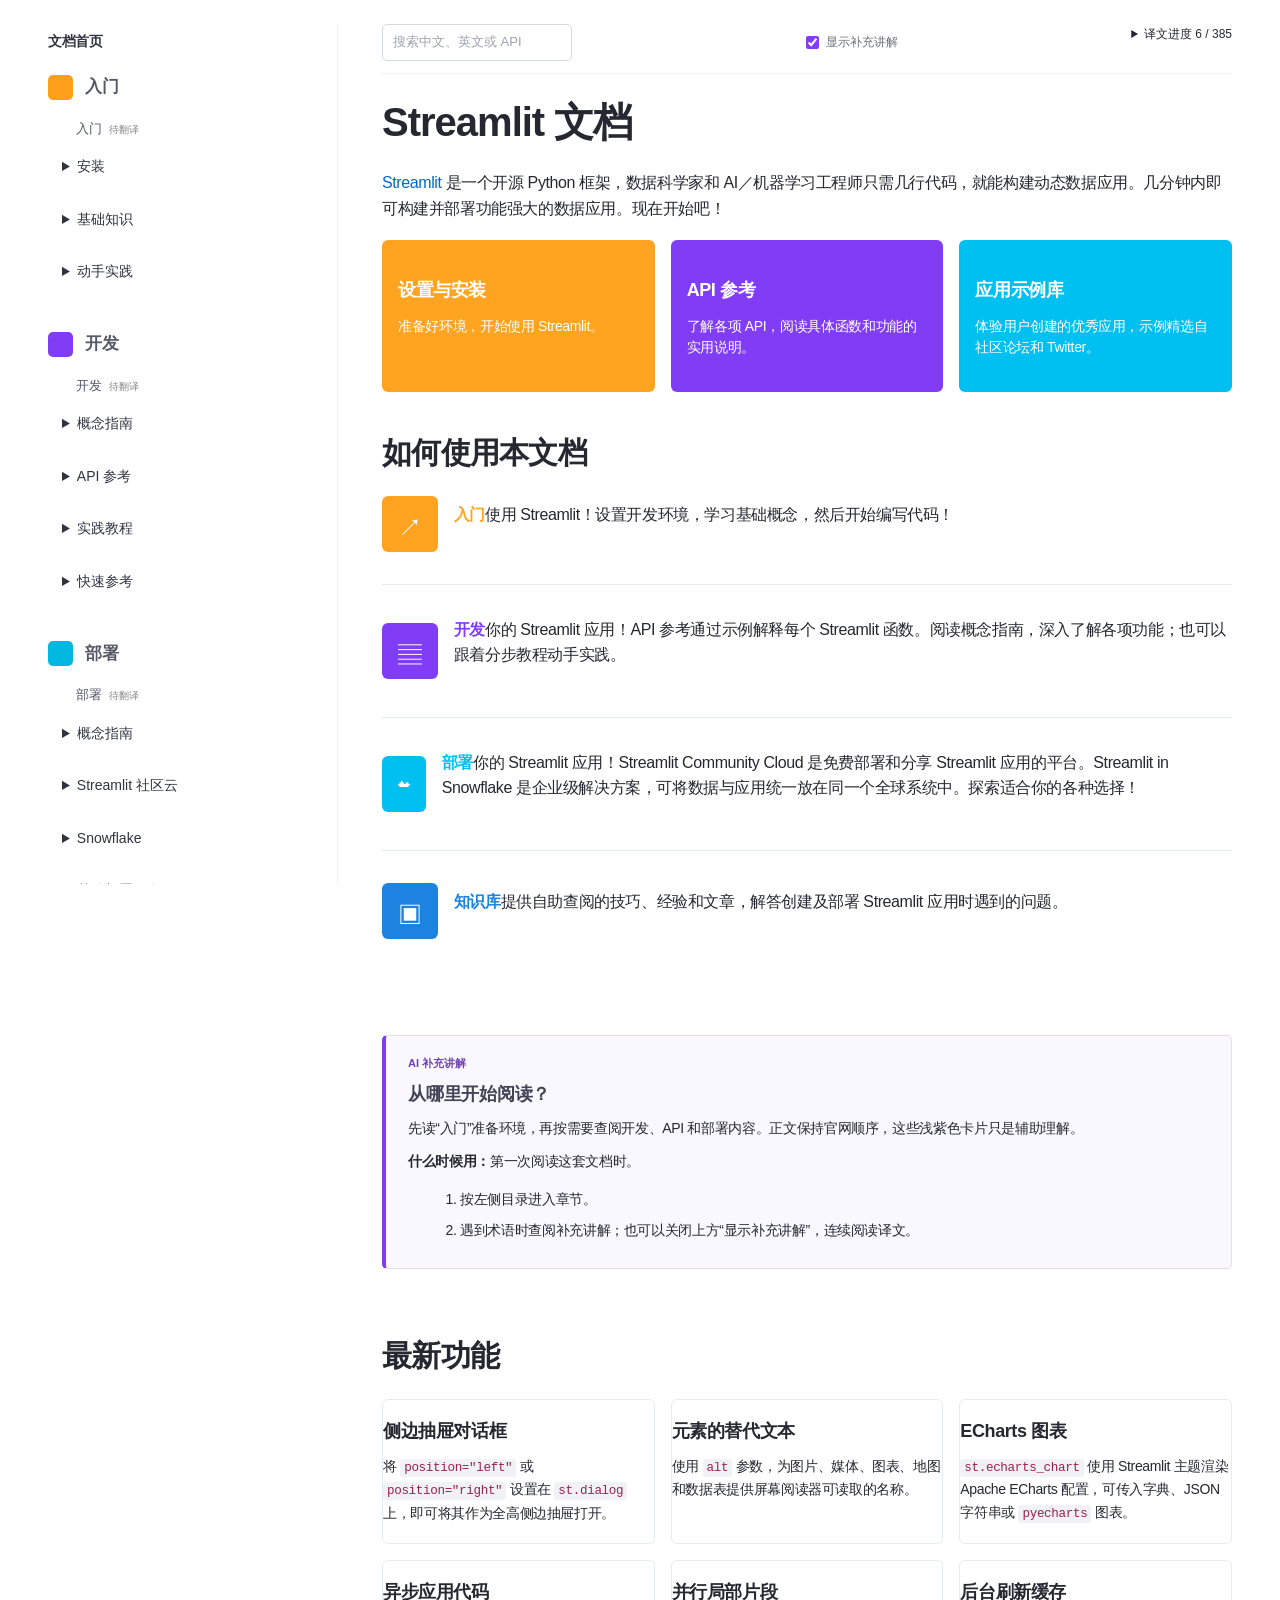
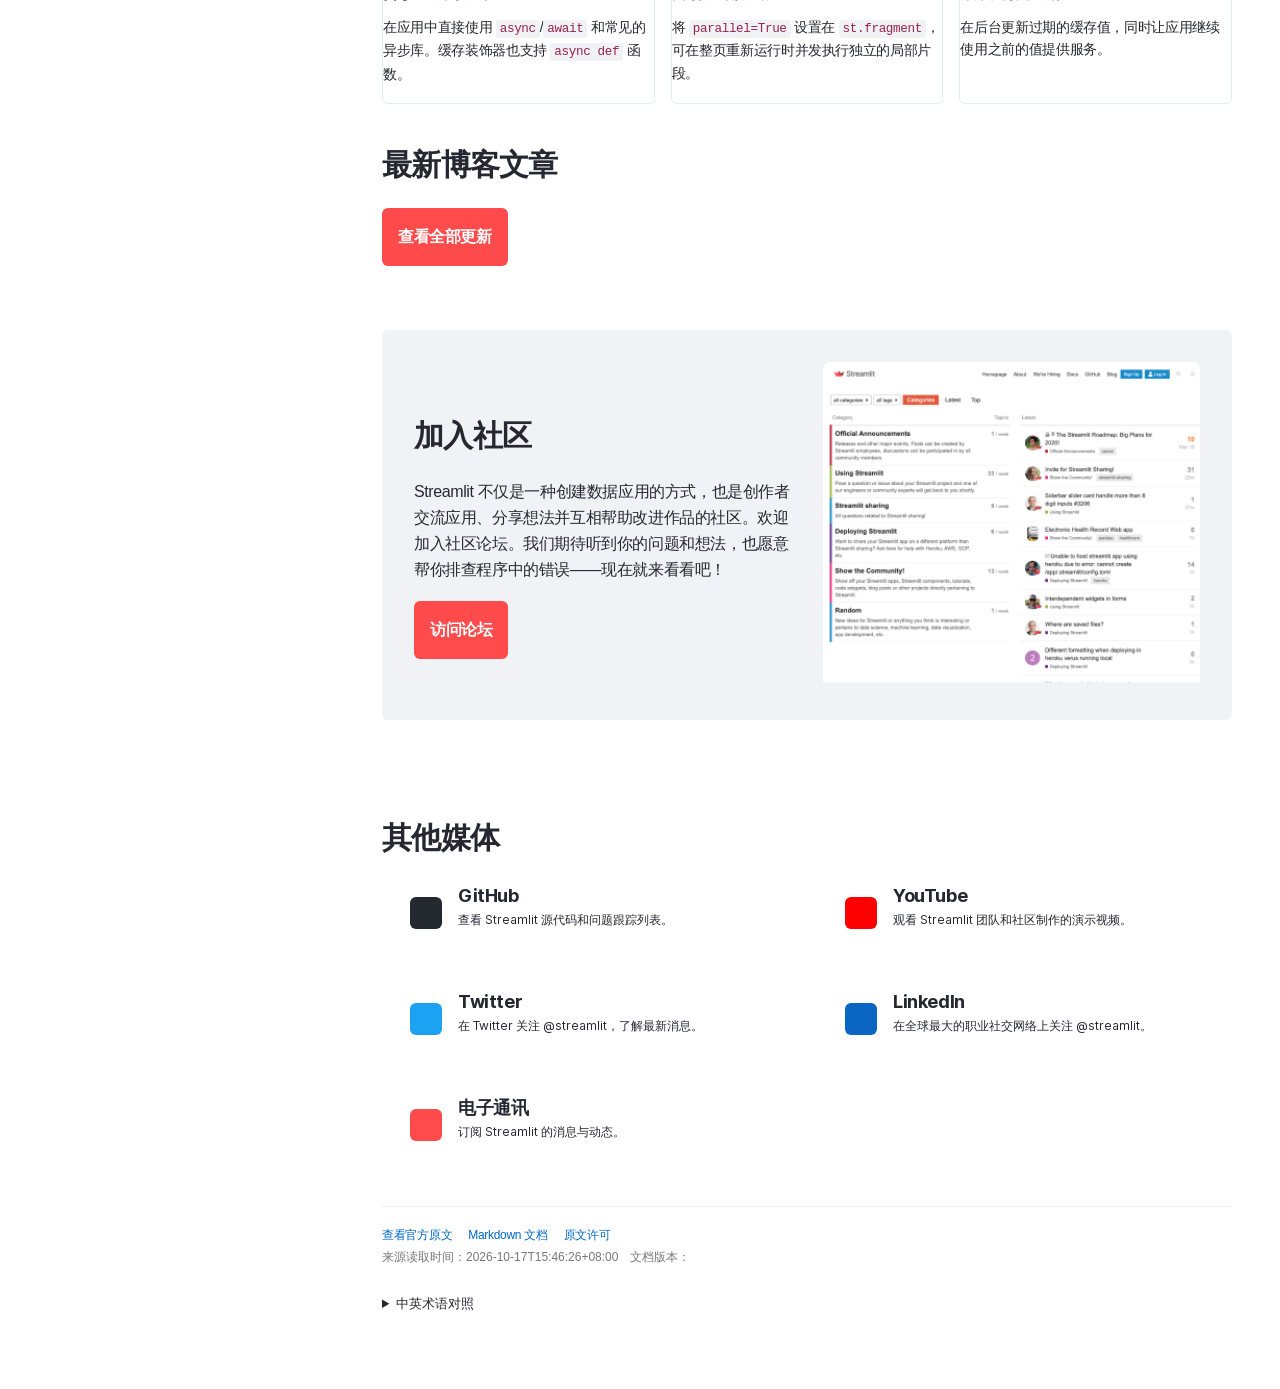
<file: knowledge-cards/docs.streamlit.io/index.html>
<!doctype html>
<html lang="zh-CN">
<head>
<meta charset="utf-8"><meta name="viewport" content="width=device-width,initial-scale=1">
<title>Streamlit 文档 · 中文文档</title>
<style>*,::backdrop,:after,:before{--tw-border-spacing-x:0;--tw-border-spacing-y:0;--tw-translate-x:0;--tw-translate-y:0;--tw-rotate:0;--tw-skew-x:0;--tw-skew-y:0;--tw-scale-x:1;--tw-scale-y:1;--tw-pan-x: ;--tw-pan-y: ;--tw-pinch-zoom: ;--tw-scroll-snap-strictness:proximity;--tw-gradient-from-position: ;--tw-gradient-via-position: ;--tw-gradient-to-position: ;--tw-ordinal: ;--tw-slashed-zero: ;--tw-numeric-figure: ;--tw-numeric-spacing: ;--tw-numeric-fraction: ;--tw-ring-inset: ;--tw-ring-offset-width:0px;--tw-ring-offset-color:#fff;--tw-ring-color:#3b82f680;--tw-ring-offset-shadow:0 0 #0000;--tw-ring-shadow:0 0 #0000;--tw-shadow:0 0 #0000;--tw-shadow-colored:0 0 #0000;--tw-blur: ;--tw-brightness: ;--tw-contrast: ;--tw-grayscale: ;--tw-hue-rotate: ;--tw-invert: ;--tw-saturate: ;--tw-sepia: ;--tw-drop-shadow: ;--tw-backdrop-blur: ;--tw-backdrop-brightness: ;--tw-backdrop-contrast: ;--tw-backdrop-grayscale: ;--tw-backdrop-hue-rotate: ;--tw-backdrop-invert: ;--tw-backdrop-opacity: ;--tw-backdrop-saturate: ;--tw-backdrop-sepia: ;--tw-contain-size: ;--tw-contain-layout: ;--tw-contain-paint: ;--tw-contain-style: }/*
! tailwindcss v3.4.17 | MIT License | https://tailwindcss.com
*/*,:after,:before{box-sizing:border-box;border:0 solid}:after,:before{--tw-content:""}:host,html{line-height:1.5;-webkit-text-size-adjust:100%;tab-size:4;font-family:Inter,ui-sans-serif,system-ui,Helvetica,Arial,sans-serif;font-feature-settings:normal;font-variation-settings:normal;-webkit-tap-highlight-color:transparent}body{margin:0;line-height:inherit}hr{height:0;color:inherit;border-top-width:1px}abbr:where([title]){-webkit-text-decoration:underline dotted;text-decoration:underline dotted}h1,h2,h3,h4,h5,h6{font-size:inherit;font-weight:inherit}a{color:inherit;text-decoration:inherit}b,strong{font-weight:bolder}code,kbd,pre,samp{font-family:Source Code Pro,ui-monospace,SFMono-Regular,Menlo,Monaco,Consolas,Liberation Mono,Courier New,monospace;font-feature-settings:normal;font-variation-settings:normal;font-size:1em}small{font-size:80%}sub,sup{font-size:75%;line-height:0;position:relative;vertical-align:initial}sub{bottom:-.25em}sup{top:-.5em}table{text-indent:0;border-color:inherit;border-collapse:collapse}button,input,optgroup,select,textarea{font-family:inherit;font-feature-settings:inherit;font-variation-settings:inherit;font-size:100%;font-weight:inherit;line-height:inherit;letter-spacing:inherit;color:inherit;margin:0;padding:0}button,select{text-transform:none}button,input:where([type=button]),input:where([type=reset]),input:where([type=submit]){-webkit-appearance:button;background-color:initial;background-image:none}:-moz-focusring{outline:auto}:-moz-ui-invalid{box-shadow:none}progress{vertical-align:initial}::-webkit-inner-spin-button,::-webkit-outer-spin-button{height:auto}[type=search]{-webkit-appearance:textfield;outline-offset:-2px}::-webkit-search-decoration{-webkit-appearance:none}::-webkit-file-upload-button{-webkit-appearance:button;font:inherit}summary{display:list-item}blockquote,dd,dl,figure,h1,h2,h3,h4,h5,h6,hr,p,pre{margin:0}fieldset{margin:0}fieldset,legend{padding:0}menu,ol,ul{list-style:none;margin:0;padding:0}dialog{padding:0}textarea{resize:vertical}input::placeholder,textarea::placeholder{opacity:1;color:#9ca3af}[role=button],button{cursor:pointer}:disabled{cursor:default}audio,canvas,embed,iframe,img,object,svg,video{display:block;vertical-align:middle}img,video{max-width:100%;height:auto}[hidden]:where(:not([hidden=until-found])){display:none}.container{width:100%}@media (min-width:400px){.container{max-width:400px}}@media (min-width:640px){.container{max-width:640px}}@media (min-width:768px){.container{max-width:768px}}@media (min-width:1024px){.container{max-width:1024px}}@media (min-width:1280px){.container{max-width:1280px}}@media (min-width:1448px){.container{max-width:1448px}}@media (min-width:1600px){.container{max-width:1600px}}.visible{visibility:visible}.collapse{visibility:collapse}.absolute{position:absolute}.relative{position:relative}.-top-2{top:-.5rem}.right-\[13px\]{right:13px}.my-4{margin-top:1rem;margin-bottom:1rem}.ml-2{margin-left:.5rem}.block{display:block}.inline{display:inline}.flex{display:flex}.table{display:table}.grid{display:grid}.contents{display:contents}.hidden{display:none}.h-3{height:.75rem}.w-3{width:.75rem}.w-full{width:100%}.flex-1{flex:1 1 0%}.rotate-45{--tw-rotate:45deg}.rotate-45,.transform{transform:translate(var(--tw-translate-x),var(--tw-translate-y)) rotate(var(--tw-rotate)) skewX(var(--tw-skew-x)) skewY(var(--tw-skew-y)) scaleX(var(--tw-scale-x)) scaleY(var(--tw-scale-y))}.resize{resize:both}.flex-row{flex-direction:row}.flex-col{flex-direction:column}.gap-1{gap:.25rem}.gap-16{gap:4rem}.overflow-hidden{overflow:hidden}.rounded-xl{border-radius:.75rem}.border{border-width:1px}.border-gray-40{--tw-border-opacity:1;border-color:rgb(213 218 229/var(--tw-border-opacity,1))}.bg-gray-20{--tw-bg-opacity:1;background-color:rgb(240 242 246/var(--tw-bg-opacity,1))}.bg-orange-10{--tw-bg-opacity:1;background-color:rgb(255 250 232/var(--tw-bg-opacity,1))}.p-0{padding:0}.px-3{padding-left:.75rem;padding-right:.75rem}.py-1{padding-top:.25rem;padding-bottom:.25rem}.text-xs{font-size:.75rem;line-height:1.5rem;letter-spacing:.1em}.lowercase{text-transform:lowercase}.italic{font-style:italic}.tracking-\[0\.05em\]{letter-spacing:.05em}.text-gray-80{--tw-text-opacity:1;color:rgb(85 88 103/var(--tw-text-opacity,1))}.opacity-0{opacity:0}.filter{filter:var(--tw-blur) var(--tw-brightness) var(--tw-contrast) var(--tw-grayscale) var(--tw-hue-rotate) var(--tw-invert) var(--tw-saturate) var(--tw-sepia) var(--tw-drop-shadow)}.transition{transition-property:color,background-color,border-color,text-decoration-color,fill,stroke,opacity,box-shadow,transform,filter,-webkit-backdrop-filter;transition-property:color,background-color,border-color,text-decoration-color,fill,stroke,opacity,box-shadow,transform,filter,backdrop-filter;transition-property:color,background-color,border-color,text-decoration-color,fill,stroke,opacity,box-shadow,transform,filter,backdrop-filter,-webkit-backdrop-filter;transition-timing-function:cubic-bezier(.4,0,.2,1);transition-duration:.15s}.duration-100{transition-duration:.1s}.ease-in-out{transition-timing-function:cubic-bezier(.4,0,.2,1)}html{scroll-padding-top:6rem;overflow-y:auto;overflow-x:hidden}body{background-color:rgb(255 255 255/var(--tw-bg-opacity,1));scroll-margin:3rem}.dark body,body{--tw-bg-opacity:1}.dark body{background-color:rgb(14 17 23/var(--tw-bg-opacity,1))}.sr-only{position:absolute;top:1px;margin:-1px;height:1px;overflow:hidden;white-space:nowrap;border-style:none;padding:0;clip:rect(0,0,0,0)}.hover\:text-gray-70:hover{--tw-text-opacity:1;color:rgb(128 132 149/var(--tw-text-opacity,1))}.hover\:opacity-80:hover{opacity:.8}.group:hover .group-hover\:opacity-100{opacity:1}.dark\:bg-gray-100:is(.dark *){--tw-bg-opacity:1;background-color:rgb(14 17 23/var(--tw-bg-opacity,1))}.ais-InstantSearch .ais-SearchBox{position:sticky;top:0;z-index:10}.ais-InstantSearch .ais-SearchBox-form{position:relative}.ais-InstantSearch .ais-SearchBox-form input{height:4rem;width:100%;border-radius:0;border-bottom-width:1px;--tw-border-opacity:1;border-bottom-color:rgb(213 218 229/var(--tw-border-opacity,1));--tw-bg-opacity:1;background-color:rgb(245 247 249/var(--tw-bg-opacity,1));padding-left:5rem;padding-right:1rem;font-size:1rem;line-height:2rem;--tw-text-opacity:1;color:rgb(38 39 48/var(--tw-text-opacity,1))}.ais-InstantSearch .ais-SearchBox-form input:focus{border-bottom-width:2px;--tw-border-opacity:1;border-bottom-color:rgb(255 164 33/var(--tw-border-opacity,1));outline:2px solid #0000;outline-offset:2px}.ais-InstantSearch .ais-SearchBox-form input:is(.dark *){--tw-border-opacity:1;border-bottom-color:rgb(85 88 103/var(--tw-border-opacity,1));--tw-bg-opacity:1;background-color:rgb(38 39 48/var(--tw-bg-opacity,1));--tw-text-opacity:1;color:rgb(213 218 229/var(--tw-text-opacity,1))}.ais-InstantSearch .ais-SearchBox-form input:focus:is(.dark *){--tw-border-opacity:1;border-bottom-color:rgb(255 164 33/var(--tw-border-opacity,1))}.ais-InstantSearch .ais-SearchBox-form #search-clear,.ais-InstantSearch .ais-SearchBox-form input[type=search i]::-webkit-search-cancel-button{opacity:0}.ais-InstantSearch .ais-SearchBox-form button{position:absolute;top:1rem;bottom:1rem;left:1rem;margin-bottom:0;display:flex;width:2.5rem;align-items:center;justify-content:center;--tw-shadow:0 0 #0000;--tw-shadow-colored:0 0 #0000;box-shadow:var(--tw-ring-offset-shadow,0 0 #0000),var(--tw-ring-shadow,0 0 #0000),var(--tw-shadow)}.ais-InstantSearch .ais-SearchBox-form button svg:is(.dark *){fill:#fff}.ais-InstantSearch .ais-SearchBox-form .ais-SearchBox-reset{left:auto;right:1rem}.ais-InstantSearch .ais-SearchBox-form .ais-SearchBox-reset[hidden]{display:none}.ais-InstantSearch .ais-Snippet{opacity:.8}.ais-InstantSearch .ais-Hits{--tw-bg-opacity:1;background-color:rgb(245 247 249/var(--tw-bg-opacity,1))}.ais-InstantSearch .ais-Hits:is(.dark *){--tw-bg-opacity:1;background-color:rgb(38 39 48/var(--tw-bg-opacity,1))}.ais-InstantSearch .ais-Hits .ais-Hits-list{margin:0;list-style-type:none;padding:0}.ais-InstantSearch .ais-Hits .ais-Hits-list li{margin:0;border-bottom-width:1px;--tw-border-opacity:1;border-bottom-color:rgb(213 218 229/var(--tw-border-opacity,1))}.ais-InstantSearch .ais-Hits .ais-Hits-list li:hover{--tw-bg-opacity:1;background-color:rgb(240 242 246/var(--tw-bg-opacity,1))}.ais-InstantSearch .ais-Hits .ais-Hits-list li:is(.dark *){--tw-border-opacity:1;border-bottom-color:rgb(85 88 103/var(--tw-border-opacity,1))}.ais-InstantSearch .ais-Hits .ais-Hits-list li:hover:is(.dark *){--tw-bg-opacity:1;background-color:rgb(85 88 103/var(--tw-bg-opacity,1))}.ais-Highlight-highlighted,.ais-Snippet-highlighted{border-bottom-width:2px;padding-bottom:.25rem;font-style:normal}.ais-Highlight-highlighted{padding-bottom:0}.mantine-Modal-overlay{background-color:#a6a8b899!important}.mantine-Paper-root{--tw-bg-opacity:1;background-color:rgb(255 255 255/var(--tw-bg-opacity,1))}.mantine-Paper-root:is(.dark *){--tw-bg-opacity:1;background-color:rgb(38 39 48/var(--tw-bg-opacity,1))}.mantine-Modal-header,.mantine-Modal-header h3{border-bottom-width:0;--tw-bg-opacity:1;background-color:rgb(255 255 255/var(--tw-bg-opacity,1));font-weight:400;letter-spacing:.025em;--tw-text-opacity:1;color:rgb(38 39 48/var(--tw-text-opacity,1))}.mantine-Modal-header h3:is(.dark *),.mantine-Modal-header:is(.dark *){--tw-bg-opacity:1;background-color:rgb(38 39 48/var(--tw-bg-opacity,1));--tw-text-opacity:1;color:rgb(213 218 229/var(--tw-text-opacity,1))}.mantine-Modal-header>.mantine-Group-root:first-child .mantine-Image-root{display:none}.mantine-Modal-body,.mantine-Modal-body .mantine-List-item,.mantine-Modal-body .mantine-List-root,.mantine-Modal-body a{--tw-bg-opacity:1;background-color:rgb(255 255 255/var(--tw-bg-opacity,1))}.mantine-Modal-body .mantine-List-item:is(.dark *),.mantine-Modal-body .mantine-List-root:is(.dark *),.mantine-Modal-body a:is(.dark *),.mantine-Modal-body:is(.dark *){--tw-bg-opacity:1;background-color:rgb(38 39 48/var(--tw-bg-opacity,1))}.mantine-Modal-body,.mantine-Modal-body .mantine-List-item,.mantine-Modal-body .mantine-List-root,.mantine-Modal-body a{--tw-text-opacity:1;color:rgb(38 39 48/var(--tw-text-opacity,1))}.mantine-Modal-body .mantine-List-item:is(.dark *),.mantine-Modal-body .mantine-List-root:is(.dark *),.mantine-Modal-body a:is(.dark *),.mantine-Modal-body:is(.dark *){--tw-text-opacity:1;color:rgb(213 218 229/var(--tw-text-opacity,1))}.mantine-Paper-root>.mantine-Modal-body>.mantine-Modal-body>div:first-child>div:first-child:has(.mantine-Text-root){--tw-bg-opacity:1;background-color:rgb(240 242 246/var(--tw-bg-opacity,1))}.mantine-Paper-root>.mantine-Modal-body>.mantine-Modal-body>div:first-child>div:first-child:has(.mantine-Text-root):is(.dark *){--tw-bg-opacity:1;background-color:rgb(85 88 103/var(--tw-bg-opacity,1))}.mantine-Paper-root>.mantine-Modal-body>.mantine-Modal-body>div:first-child>div:first-child .mantine-Text-root{--tw-text-opacity:1;color:rgb(128 132 149/var(--tw-text-opacity,1))}.mantine-Paper-root>.mantine-Modal-body>.mantine-Modal-body>div:first-child>div:first-child .mantine-Text-root:is(.dark *){--tw-text-opacity:1;color:rgb(191 197 211/var(--tw-text-opacity,1))}.mantine-Group-root button{--tw-text-opacity:1;color:rgb(128 132 149/var(--tw-text-opacity,1))}.mantine-Group-root button:hover{--tw-bg-opacity:1;background-color:rgb(240 242 246/var(--tw-bg-opacity,1))}.mantine-Group-root button:hover:is(.dark *){--tw-bg-opacity:1;background-color:rgb(85 88 103/var(--tw-bg-opacity,1))}.mantine-Input-input{--tw-border-opacity:1;border-color:rgb(128 132 149/var(--tw-border-opacity,1));--tw-bg-opacity:1;background-color:rgb(255 255 255/var(--tw-bg-opacity,1));--tw-text-opacity:1;color:rgb(38 39 48/var(--tw-text-opacity,1))}.mantine-Input-input:focus{--tw-border-opacity:1;border-color:rgb(255 164 33/var(--tw-border-opacity,1))}.mantine-Input-input:is(.dark *){--tw-bg-opacity:1;background-color:rgb(38 39 48/var(--tw-bg-opacity,1));--tw-text-opacity:1;color:rgb(213 218 229/var(--tw-text-opacity,1))}.mantine-Input-rightSection>.mantine-Group-root>.mantine-ActionIcon-root{border-style:none!important;--tw-bg-opacity:1!important;background-color:rgb(255 255 255/var(--tw-bg-opacity,1))!important;--tw-text-opacity:1!important;color:rgb(255 164 33/var(--tw-text-opacity,1))!important}.mantine-Input-rightSection>.mantine-Group-root>.mantine-ActionIcon-root:is(.dark *){--tw-bg-opacity:1!important;background-color:rgb(38 39 48/var(--tw-bg-opacity,1))!important}.mantine-Input-rightSection>.mantine-Group-root>.mantine-ActionIcon-root svg{--tw-scale-x:1.5;--tw-scale-y:1.5}.mantine-Input-rightSection>.mantine-Group-root>.mantine-ActionIcon-root svg,.mantine-Input-rightSection>.mantine-Group-root>.mantine-ActionIcon-root svg:hover{transform:translate(var(--tw-translate-x),var(--tw-translate-y)) rotate(var(--tw-rotate)) skewX(var(--tw-skew-x)) skewY(var(--tw-skew-y)) scaleX(var(--tw-scale-x)) scaleY(var(--tw-scale-y))}.mantine-Input-rightSection>.mantine-Group-root>.mantine-ActionIcon-root svg:hover{--tw-scale-x:1.6;--tw-scale-y:1.6}.mantine-Code-root{margin-left:.25rem;margin-right:.25rem;border-radius:.375rem;border-width:1px;--tw-border-opacity:1;border-color:rgb(213 218 229/var(--tw-border-opacity,1));background-color:initial;padding-left:.25rem;padding-right:.25rem;--tw-text-opacity:1;color:rgb(255 75 75/var(--tw-text-opacity,1))}.mantine-Code-root:is(.dark *){--tw-border-opacity:1;border-color:rgb(85 88 103/var(--tw-border-opacity,1))}.mantine-Grid-root .mantine-Grid-col a{--tw-border-opacity:1;border-color:rgb(240 242 246/var(--tw-border-opacity,1));background-color:initial}.mantine-Grid-root .mantine-Grid-col a:is(.dark *){--tw-border-opacity:1;border-color:rgb(85 88 103/var(--tw-border-opacity,1))}.mantine-Grid-root .mantine-Grid-col a:hover{--tw-bg-opacity:1;background-color:rgb(240 242 246/var(--tw-bg-opacity,1))}.mantine-Grid-root .mantine-Grid-col a:hover:is(.dark *){--tw-bg-opacity:1;background-color:rgb(85 88 103/var(--tw-bg-opacity,1))}.mantine-Grid-root .mantine-Grid-col div{--tw-text-opacity:1;color:rgb(38 39 48/var(--tw-text-opacity,1))}.mantine-Grid-root .mantine-Grid-col div:is(.dark *){--tw-text-opacity:1;color:rgb(213 218 229/var(--tw-text-opacity,1))}.mantine-Grid-root .mantine-Grid-col div.mantine-Tooltip-tooltip{--tw-bg-opacity:1;background-color:rgb(85 88 103/var(--tw-bg-opacity,1));--tw-text-opacity:1;color:rgb(191 197 211/var(--tw-text-opacity,1))}.mantine-Grid-root .mantine-Grid-col div.mantine-Tooltip-tooltip:is(.dark *){--tw-bg-opacity:1;background-color:rgb(240 242 246/var(--tw-bg-opacity,1));--tw-text-opacity:1;color:rgb(128 132 149/var(--tw-text-opacity,1))}.mantine-Popover-arrow,.mantine-Popover-dropdown{--tw-bg-opacity:1;background-color:rgb(255 255 255/var(--tw-bg-opacity,1));--tw-text-opacity:1;color:rgb(38 39 48/var(--tw-text-opacity,1))}.mantine-Popover-arrow:is(.dark *),.mantine-Popover-dropdown:is(.dark *){--tw-bg-opacity:1;background-color:rgb(38 39 48/var(--tw-bg-opacity,1));--tw-text-opacity:1;color:rgb(213 218 229/var(--tw-text-opacity,1))}.mantine-Popover-dropdown .mantine-Button-root{--tw-text-opacity:1;color:rgb(255 255 255/var(--tw-text-opacity,1))}.mantine-Popover-dropdown h5{--tw-text-opacity:1;color:rgb(38 39 48/var(--tw-text-opacity,1))}.mantine-Popover-dropdown h5:is(.dark *){--tw-text-opacity:1;color:rgb(213 218 229/var(--tw-text-opacity,1))}.mantine-Checkbox-input{--tw-border-opacity:1;border-color:rgb(128 132 149/var(--tw-border-opacity,1));--tw-bg-opacity:1;background-color:rgb(240 242 246/var(--tw-bg-opacity,1))}.mantine-Checkbox-input:is(.dark *){--tw-bg-opacity:1;background-color:rgb(85 88 103/var(--tw-bg-opacity,1))}.mantine-Checkbox-label{--tw-text-opacity:1;color:rgb(38 39 48/var(--tw-text-opacity,1))}.mantine-Checkbox-label:is(.dark *){--tw-text-opacity:1;color:rgb(213 218 229/var(--tw-text-opacity,1))}.mantine-Paper-root>.mantine-Modal-body>.mantine-Modal-body>div:last-child,.mantine-Paper-root>.mantine-Modal-body>.mantine-Modal-body>div:last-child a{--tw-text-opacity:1;color:rgb(128 132 149/var(--tw-text-opacity,1))}.mantine-Button-icon:has(.tabler-icon-player-stop){display:none}.mantine-Button-root:has(.tabler-icon-player-stop){padding:0 1rem}.material-icons,i{display:inline-block;white-space:nowrap;font-size:1.5rem;line-height:2.5rem;font-weight:400;font-style:normal;line-height:1;letter-spacing:0;text-decoration-line:none;word-wrap:normal;direction:ltr;-webkit-font-feature-settings:"liga";-webkit-font-smoothing:antialiased}h1{font-size:3rem;line-height:1;letter-spacing:-.025em}h2{font-size:1.5rem;line-height:2.5rem;letter-spacing:-.0125em}@media (min-width:1024px){h2{font-size:2.25rem;line-height:2.5rem;letter-spacing:-.025em}}h3{font-size:1.5rem;line-height:2.5rem;letter-spacing:-.0125em}h4{font-size:1.25rem}h4,h5{line-height:2rem}h5{font-size:1.125rem}h6{font-size:1rem;line-height:2rem}h1,h2{margin-bottom:1.25rem;font-weight:700;line-height:1.25;letter-spacing:-.025em}h2,h4,h5,h6{margin-top:3rem;line-height:1.5}h3{margin-top:2rem}h1:is(.dark *),h2:is(.dark *),h3:is(.dark *),h4:is(.dark *),h5:is(.dark *),h6:is(.dark *){--tw-text-opacity:1;color:rgb(213 218 229/var(--tw-text-opacity,1))}h1:first-child,h2:first-child,h3:first-child,h4:first-child,h5:first-child,h6:first-child{margin-top:0}a,li,p{line-height:1.625;letter-spacing:-.025em}p{margin-bottom:1rem;overflow-wrap:break-word;color:rgb(38 39 48/var(--tw-text-opacity,1))}p,p:is(.dark *){--tw-text-opacity:1}p:is(.dark *){color:rgb(213 218 229/var(--tw-text-opacity,1))}summary{margin-bottom:1rem;--tw-text-opacity:1;color:rgb(38 39 48/var(--tw-text-opacity,1))}summary:is(.dark *){--tw-text-opacity:1;color:rgb(213 218 229/var(--tw-text-opacity,1))}sup a{text-decoration-line:underline}sup a:hover{text-decoration-line:none}sup a:is(.dark *){--tw-text-opacity:1;color:rgb(213 218 229/var(--tw-text-opacity,1))}li p:only-child,p:last-child{margin-bottom:0}.code{overflow-wrap:break-word;font-family:Source Code Pro,ui-monospace,SFMono-Regular,Menlo,Monaco,Consolas,Liberation Mono,Courier New,monospace;font-weight:400}.bold,strong{font-weight:700}.bold:is(.dark *),strong:is(.dark *){font-weight:800}ol+p,ul+p{margin-top:2rem}a:focus,a:focus-visible,button:focus,button:focus-visible{outline-width:2px;outline-color:#d5dae5}li>a>code,li>code,p code,tt.docutils.literal{overflow-wrap:break-word;border-radius:.25rem;padding-left:.25rem;padding-right:.25rem;background-color:#09ab3b0d;--tw-text-opacity:1;color:rgb(9 171 59/var(--tw-text-opacity,1))}li>a>code:is(.dark *),li>code:is(.dark *),p code:is(.dark *),tt.docutils.literal:is(.dark *){background-color:#5ce4881a;--tw-text-opacity:1;color:rgb(92 228 136/var(--tw-text-opacity,1))}li>a>code,li>code,p code,tt.docutils.literal{font-size:1rem;line-height:2rem;font-family:Source Code Pro,ui-monospace,SFMono-Regular,Menlo,Monaco,Consolas,Liberation Mono,Courier New,monospace;line-height:inherit}div.code-desc{margin-bottom:1rem;--tw-text-opacity:1;color:rgb(38 39 48/var(--tw-text-opacity,1))}div.code-desc:is(.dark *){--tw-text-opacity:1;color:rgb(213 218 229/var(--tw-text-opacity,1))}ol,ul{margin:1rem 1.5rem 0;padding:0;--tw-text-opacity:1;color:rgb(38 39 48/var(--tw-text-opacity,1))}ol:is(.dark *),ul:is(.dark *){--tw-text-opacity:1;color:rgb(213 218 229/var(--tw-text-opacity,1))}ol li,ul li{margin-bottom:1rem}ol{list-style-type:decimal}ol ol{list-style-type:lower-roman}ul{list-style-type:disc}ul ul{list-style:circle}ul ul ul{list-style-type:disc}ul ul ul ul{list-style:circle}ol+ol,ol+ul,ul+ol,ul+ul{margin-top:1rem}#content-container table:not(.full-width){width:100%;border-collapse:collapse}#content-container table:not(.full-width) tr td,#content-container table:not(.full-width) tr th{border-top-width:1px;--tw-border-opacity:1;border-top-color:rgb(240 242 246/var(--tw-border-opacity,1));padding-top:.75rem;padding-bottom:.75rem;font-size:.875rem;line-height:1.75rem;line-height:2;letter-spacing:0;--tw-text-opacity:1;color:rgb(38 39 48/var(--tw-text-opacity,1))}#content-container table:not(.full-width) tr td:is(.dark *),#content-container table:not(.full-width) tr th:is(.dark *){--tw-text-opacity:1;color:rgb(213 218 229/var(--tw-text-opacity,1))}#content-container table:not(.full-width) tr td tt,#content-container table:not(.full-width) tr th tt{font-size:.875rem;line-height:1.75rem;letter-spacing:.05em}#content-container table:not(.full-width) caption{padding-bottom:.75rem;text-align:left;line-height:1.625;letter-spacing:-.025em;--tw-text-opacity:1;color:rgb(38 39 48/var(--tw-text-opacity,1))}#content-container table:not(.full-width) caption:is(.dark *){--tw-text-opacity:1;color:rgb(213 218 229/var(--tw-text-opacity,1))}#content-container table:not(.full-width) tr td a,#content-container table:not(.full-width) tr th a{text-decoration-line:underline}#content-container table:not(.full-width) tr td a:hover,#content-container table:not(.full-width) tr th a:hover{text-decoration-line:none}@supports(scrollbar-color:#000 #111){*{scrollbar-width:thin;scrollbar-color:#0000 #0000}:hover{scrollbar-color:#d5dae5 #0000}.dark :hover,.dark:hover{scrollbar-color:#808495 #0000}}@supports not (scrollbar-color:#000 #111){::-webkit-scrollbar{height:.5rem;width:.5rem;background-color:initial}::-webkit-scrollbar-thumb{border-radius:9999px}:hover::-webkit-scrollbar-thumb{background-color:rgb(191 197 211/var(--tw-bg-opacity,1));--tw-bg-opacity:0.7}::-webkit-scrollbar-thumb:hover,:hover::-webkit-scrollbar-thumb:hover{background-color:rgb(191 197 211/var(--tw-bg-opacity,1));--tw-bg-opacity:1}::-webkit-scrollbar-thumb:active,:hover::-webkit-scrollbar-thumb:active{background-color:rgb(128 132 149/var(--tw-bg-opacity,1));--tw-bg-opacity:1}}div.admonition{margin-top:2rem;margin-bottom:3rem;border-radius:.75rem;padding:1rem}div.admonition p.first.admonition-title{font-size:1.125rem;line-height:2rem;font-weight:700}div.admonition.note{--tw-bg-opacity:1;background-color:rgb(224 254 255/var(--tw-bg-opacity,1))}div.admonition.note:is(.dark *){background-color:#15799e4d}div.admonition.note p.first.admonition-title{--tw-text-opacity:1;color:rgb(0 164 212/var(--tw-text-opacity,1))}div.admonition.note p.first.admonition-title:is(.dark *){--tw-text-opacity:1;color:rgb(36 212 255/var(--tw-text-opacity,1))}div.admonition.tip{--tw-bg-opacity:1;background-color:rgb(245 235 255/var(--tw-bg-opacity,1))}div.admonition.tip:is(.dark *){--tw-bg-opacity:1;background-color:rgb(63 49 99/var(--tw-bg-opacity,1))}div.admonition.tip p.first.admonition-title{--tw-text-opacity:1;color:rgb(128 61 245/var(--tw-text-opacity,1))}div.admonition.important{--tw-bg-opacity:1;background-color:rgb(255 250 232/var(--tw-bg-opacity,1))}div.admonition.important:is(.dark *){background-color:#d95a004d}div.admonition.important p.first.admonition-title{--tw-text-opacity:1;color:rgb(255 164 33/var(--tw-text-opacity,1))}div.admonition.warning{--tw-bg-opacity:1;background-color:rgb(255 250 232/var(--tw-bg-opacity,1))}div.admonition.warning:is(.dark *){background-color:#d95a004d}div.admonition.warning p.first.admonition-title{--tw-text-opacity:1;color:rgb(255 164 33/var(--tw-text-opacity,1))}#onetrust-banner-sdk{left:max(.5rem,(100vw - 640px)/2)!important;right:max(.5rem,(100vw - 640px)/2)!important;bottom:.5rem!important;-webkit-backdrop-filter:blur(10px)!important;backdrop-filter:blur(10px)!important;background:hsla(0,0%,100%,.867)!important;box-shadow:0 0 #0000,0 0 #0000,0 10px 15px -3px #0000001a,0 4px 6px -4px #0000001a!important;border:1px solid #e6eaf1!important;border-radius:.5rem!important;padding:2rem 1rem!important;outline:none!important;max-width:640px!important}#onetrust-banner-sdk .ot-sdk-container{width:100%!important;padding:0!important}#onetrust-group-container{width:100%!important}#onetrust-banner-sdk #onetrust-policy{margin:0 0 1rem!important}#onetrust-consent-sdk #onetrust-policy-text{font-size:1rem!important;line-height:1.625!important;color:#262730!important}#onetrust-consent-sdk #onetrust-banner-sdk .ot-link-btn,#onetrust-consent-sdk #onetrust-banner-sdk a[href],#onetrust-consent-sdk #onetrust-banner-sdk a[href] font{font-weight:400!important;text-decoration:underline!important;margin:0!important}#onetrust-banner-sdk #onetrust-button-group{display:flex!important;flex-direction:column!important;margin-top:0!important;width:100%!important}#onetrust-banner-sdk #onetrust-button-group-parent{position:static!important;transform:none!important;width:100%!important;padding:0!important}#onetrust-banner-sdk #onetrust-reject-all-handler,#onetrust-consent-sdk #onetrust-accept-btn-handler,#onetrust-consent-sdk #onetrust-pc-btn-handler{padding-top:.5rem!important;padding-bottom:.5rem!important;border:1px solid #262730!important;border-radius:.25rem!important;font-size:1rem!important;line-height:1.5rem!important;font-weight:400!important;width:100%!important;margin:0 0 .5rem!important}#onetrust-consent-sdk #onetrust-pc-btn-handler{order:1!important;margin:0!important;border:0!important;background:#0000!important}#onetrust-consent-sdk #onetrust-pc-btn-handler:focus{outline:none!important}#onetrust-consent-sdk #onetrust-accept-btn-handler{background-color:#262730!important;color:#fff!important}#onetrust-banner-sdk #onetrust-reject-all-handler{background-color:#0000!important}@media(min-width:640px){#onetrust-banner-sdk{padding:2rem!important}}@media(min-width:768px){#onetrust-banner-sdk{max-width:768px!important;left:max(.5rem,(100vw - 768px)/2)!important;right:max(.5rem,(100vw - 768px)/2)!important}}@media(min-width:1024px){#onetrust-banner-sdk{max-width:1024px!important;left:max(1rem,(100vw - 1024px)/2)!important;right:max(1rem,(100vw - 1024px)/2)!important}#onetrust-banner-sdk #onetrust-button-group{display:flex!important;flex-direction:row!important;justify-content:flex-end!important;gap:1rem!important}#onetrust-banner-sdk #onetrust-reject-all-handler,#onetrust-consent-sdk #onetrust-accept-btn-handler,#onetrust-consent-sdk #onetrust-pc-btn-handler{width:auto!important;min-width:0!important;margin:0!important}#onetrust-consent-sdk #onetrust-pc-btn-handler{order:0!important}}@media(min-width:1280px){#onetrust-banner-sdk{max-width:1280px!important;left:max(1rem,(100vw - 1280px)/2)!important;right:max(1rem,(100vw - 1280px)/2)!important}#onetrust-banner-sdk .ot-sdk-row{display:flex!important;flex-direction:column!important;align-items:flex-end!important;gap:1rem!important}#onetrust-banner-sdk #onetrust-policy{margin:0!important}#onetrust-banner-sdk #onetrust-group-container{flex:1 1 0%!important}#onetrust-banner-sdk #onetrust-button-group-parent{width:auto!important;margin:0!important}#onetrust-banner-sdk .ot-sdk-container:after,#onetrust-banner-sdk .ot-sdk-row:after{content:none!important}}:root{--syntax-operator:#faca2b;--syntax-decorator:#faca2b;--syntax-keyword:#60b4ff;--syntax-builtin:#24d4ff;--syntax-string:#a6dcff;--syntax-number:#7defa1;--syntax-boolean:#7defa1;--syntax-function:#ff6c6c;--syntax-punctuation:#a3a8b8;--syntax-comment:#a3a8b8;--syntax-tag:#ff6c6c;--syntax-attr-name:#24d4ff;--syntax-attr-value:#a6dcff;--syntax-entity:#7defa1;--syntax-property:#24d4ff;--syntax-selector:#ff6c6c;--syntax-rule:#60b4ff;--syntax-atrule:#60b4ff;--syntax-url:#a6dcff;--syntax-variable:#faca2b;--syntax-class-name:#24d4ff;--syntax-constant:#7defa1;--syntax-symbol:#faca2b;--syntax-important:#ff6c6c;--syntax-regex:#7defa1;--syntax-namespace:#24d4ff;--syntax-char:#a6dcff;--syntax-interpolation:#faca2b;--syntax-annotation:#ff6c6c;--syntax-generic:#a3a8b8;--syntax-script:#a3a8b8;--syntax-plain-text:#fff;--syntax-prolog:#a3a8b8;--syntax-doctype:#a3a8b8;--syntax-cdata:#a3a8b8;--syntax-deleted:#ff4b4b;--syntax-inserted:#21c354}html.light .code-light{--syntax-operator:#edbb16;--syntax-decorator:#dea816;--syntax-keyword:#1c83e1;--syntax-builtin:#00a4d4;--syntax-string:#09ab3b;--syntax-number:#d61111;--syntax-boolean:#3dd56d;--syntax-function:#ff6c6c;--syntax-punctuation:#a3a8b8;--syntax-comment:#a3a8b8;--syntax-tag:#ff4b4b;--syntax-attr-name:#00a4d4;--syntax-attr-value:#09ab3b;--syntax-entity:#21c354;--syntax-property:#00a4d4;--syntax-selector:#ff4b4b;--syntax-rule:#0068c9;--syntax-atrule:#0068c9;--syntax-url:#09ab3b;--syntax-variable:#ff8700;--syntax-class-name:#00a4d4;--syntax-constant:#21c354;--syntax-symbol:#ff8700;--syntax-important:#ff4b4b;--syntax-regex:#21c354;--syntax-namespace:#00a4d4;--syntax-char:#09ab3b;--syntax-interpolation:#ff8700;--syntax-annotation:#ff4b4b;--syntax-generic:#808495;--syntax-script:#808495;--syntax-plain-text:#262730;--syntax-prolog:#808495;--syntax-doctype:#808495;--syntax-cdata:#808495;--syntax-deleted:#ff4b4b;--syntax-inserted:#21c354}code .operator,pre code .operator{color:var(--syntax-operator)!important}code .decorator,code .decorator.annotation.punctuation,pre code .decorator,pre code .decorator.annotation.punctuation{color:var(--syntax-decorator)!important}code .keyword,pre code .keyword{color:var(--syntax-keyword)!important}code .builtin,pre code .builtin{color:var(--syntax-builtin)!important}code .string,pre code .string{color:var(--syntax-string)!important}code .boolean,code .number,pre code .boolean,pre code .number{color:var(--syntax-number)!important}code .function,pre code .function{color:var(--syntax-function)!important;font-weight:600!important}code .punctuation,pre code .punctuation{color:var(--syntax-punctuation)!important}code .comment,pre code .comment{color:var(--syntax-comment)!important;font-style:italic!important;font-weight:400!important}code .tag,pre code .tag{color:var(--syntax-tag)!important}code .attr-name,pre code .attr-name{color:var(--syntax-attr-name)!important}code .attr-value,pre code .attr-value{color:var(--syntax-attr-value)!important}code .entity,pre code .entity{color:var(--syntax-entity)!important}code .property,pre code .property{color:var(--syntax-property)!important}code .selector,pre code .selector{color:var(--syntax-selector)!important}code .rule,pre code .rule{color:var(--syntax-rule)!important}code .atrule,pre code .atrule{color:var(--syntax-atrule)!important}code .url,pre code .url{color:var(--syntax-url)!important}code .variable,pre code .variable{color:var(--syntax-variable)!important}code .class-name,pre code .class-name{color:var(--syntax-class-name)!important}code .constant,pre code .constant{color:var(--syntax-constant)!important}code .symbol,pre code .symbol{color:var(--syntax-symbol)!important}code .important,pre code .important{color:var(--syntax-important)!important;font-weight:700!important}code .regex,pre code .regex{color:var(--syntax-regex)!important}code .namespace,pre code .namespace{color:var(--syntax-namespace)!important}code .char,pre code .char{color:var(--syntax-char)!important}code .interpolation,pre code .interpolation{color:var(--syntax-interpolation)!important}code .annotation,pre code .annotation{color:var(--syntax-annotation)!important}code .generic,pre code .generic{color:var(--syntax-generic)!important}code .script,pre code .script{color:var(--syntax-script)!important}code .plain-text,pre code .plain-text{color:var(--syntax-plain-text)!important}code .cdata,code .doctype,code .prolog,pre code .cdata,pre code .doctype,pre code .prolog{color:var(--syntax-prolog)!important;font-style:italic!important}code .deleted:not(.prefix),pre code .deleted:not(.prefix){color:var(--syntax-deleted)!important;background-color:#ff4b4b33!important}code .inserted:not(.prefix),pre code .inserted:not(.prefix){color:var(--syntax-inserted)!important;background-color:#21c35433!important}code[class*=language-diff-]{display:block;overflow:visible!important;max-width:none!important;width:max-content;min-width:100%}code[class*=language-diff-]>.token.deleted:not(.prefix),code[class*=language-diff-]>.token.inserted:not(.prefix),code[class*=language-diff-]>.token.unchanged:not(.prefix){display:block}code[class*=language-diff-] .token.prefix{display:none}.diff-markers{display:flex;flex-direction:column;z-index:25}.diff-markers span{display:block}.diff-marker-insert{color:var(--syntax-inserted)}.diff-marker-delete{color:var(--syntax-deleted)}code .table,pre code .table{display:inline!important}@media print{#content-container .helpful_FormContainer__aXrIB,#documentation .arrowLink_Container__GdJWF,#documentation .psa_Container___KGYF,footer,header,iframe{display:none}*{-webkit-print-color-adjust:exact}}@font-face{font-family:Inter;font-style:normal;font-weight:400;font-display:swap;src:url("assets/416a12e79a748ea8.woff2") format("woff2"),url("assets/4788e390385a08b5.woff") format("woff")}@font-face{font-family:Inter;font-style:italic;font-weight:400;font-display:swap;src:url("assets/dc798153cc30825c.woff2") format("woff2"),url("assets/68d4643052cbdf37.woff") format("woff")}@font-face{font-family:Inter;font-style:normal;font-weight:600;font-display:swap;src:url("assets/3a847d4562151148.woff2") format("woff2"),url("assets/ebefc6de5cbe05da.woff") format("woff")}@font-face{font-family:Inter;font-style:italic;font-weight:600;font-display:swap;src:url("assets/0a9f49cc4ca33684.woff2") format("woff2"),url("assets/4cd904ad989bc9d0.woff") format("woff")}@font-face{font-family:Inter;font-style:normal;font-weight:700;font-display:swap;src:url("assets/3a76d02e63d3d082.woff2") format("woff2"),url("assets/a78a44a2e5cfa24b.woff") format("woff")}@font-face{font-family:Inter;font-style:italic;font-weight:700;font-display:swap;src:url("assets/6051e52a0cf6d52a.woff2") format("woff2"),url("assets/52ebf67e42f1ca8d.woff") format("woff")}@font-face{font-family:Inter;font-style:normal;font-weight:800;font-display:swap;src:url("assets/763899a1b19746de.woff2") format("woff2"),url("assets/5550fe058f604650.woff") format("woff")}@font-face{font-family:Inter;font-style:italic;font-weight:800;font-display:swap;src:url("assets/a4482066a0848c77.woff2") format("woff2"),url("assets/8580e059a4aa0a65.woff") format("woff")}@font-face{font-family:Source Code Pro;src:url("assets/620b913c403b6b39.woff2") format("woff2"),url("assets/ff6331989b5c5f61.woff") format("woff");font-weight:700;font-style:normal}@font-face{font-family:Source Code Pro;src:url("assets/2acfef0229601d33.woff2") format("woff2"),url("assets/868fa43c9ab9122c.woff") format("woff");font-weight:700;font-style:italic}@font-face{font-family:Source Code Pro;src:url("assets/e75de2fac1cabf55.woff2") format("woff2"),url("assets/2b80d36518d6e736.woff") format("woff");font-weight:400;font-style:italic}@font-face{font-family:Source Code Pro;src:url("assets/0354e9c659f2d4a0.woff2") format("woff2"),url("assets/460471a12f4a0044.woff") format("woff");font-weight:300;font-style:normal}@font-face{font-family:Source Code Pro;src:url("assets/ac79642470501ee5.woff2") format("woff2"),url("assets/12a1759e170417bc.woff") format("woff");font-weight:300;font-style:italic}@font-face{font-family:Source Code Pro;src:url("assets/a0db4bb30326ce18.woff2") format("woff2"),url("assets/bbbbd7b32ae0a600.woff") format("woff");font-weight:500;font-style:normal}@font-face{font-family:Source Code Pro;src:url("assets/177e532832b157ff.woff2") format("woff2"),url("assets/9d8f04b2ffa3b1f7.woff") format("woff");font-weight:500;font-style:italic}@font-face{font-family:Source Code Pro;src:url("assets/43e5a80df569bb41.woff2") format("woff2"),url("assets/ab4e71c3c5d8b253.woff") format("woff");font-weight:400;font-style:normal}@font-face{font-family:Material Icons;src:url("assets/c60f05d86bee22b0.woff2") format("woff2")}.material-icons,i{font-family:Material Icons}
.mobileNav_MobileNav__81nfM{position:relative;margin-bottom:0;display:flex;height:2rem;width:2rem;align-items:center;justify-content:center;border-radius:.375rem;--tw-bg-opacity:1!important;background-color:rgb(240 242 246/var(--tw-bg-opacity,1))!important}.dark .mobileNav_MobileNav__81nfM{--tw-bg-opacity:1!important;background-color:rgb(38 39 48/var(--tw-bg-opacity,1))!important}.mobileNav_Icon__mZK6G{transition-property:all;transition-timing-function:cubic-bezier(.4,0,.2,1);transition-duration:.15s}.dark .mobileNav_Icon__mZK6G{--tw-text-opacity:1;color:rgb(213 218 229/var(--tw-text-opacity,1))}.versionSelector_Container__961ej{z-index:50;margin-bottom:1rem;display:flex;align-items:center;gap:.5rem;position:sticky;top:.5rem;width:fit-content;align-self:flex-start;display:none}@media (min-width:1024px){.versionSelector_Container__961ej{display:flex}}.versionSelector_Prefix__BuVzJ{font-size:.875rem;line-height:1.75rem;letter-spacing:-.025em;--tw-text-opacity:1;color:rgb(128 132 149/var(--tw-text-opacity,1))}.versionSelector_DropdownWrapper__o3SNh{position:relative}.versionSelector_DropdownButton__Huz_2{position:relative;display:flex;height:2rem;cursor:pointer;align-items:center;gap:.375rem;border-radius:.375rem;border-style:none;--tw-bg-opacity:1;background-color:rgb(240 242 246/var(--tw-bg-opacity,1));padding-left:.75rem;padding-right:.5rem;text-align:left}.dark .versionSelector_DropdownButton__Huz_2{--tw-bg-opacity:1;background-color:rgb(38 39 48/var(--tw-bg-opacity,1))}.versionSelector_SelectedValue__8NKOb{white-space:nowrap;font-size:.875rem;line-height:1.75rem;letter-spacing:.05em;font-weight:500;line-height:1;--tw-text-opacity:1;color:rgb(38 39 48/var(--tw-text-opacity,1))}.dark .versionSelector_SelectedValue__8NKOb{--tw-text-opacity:1;color:rgb(213 218 229/var(--tw-text-opacity,1))}.versionSelector_VersionLabelFull__r_rSG{display:none}@media (min-width:400px){.versionSelector_VersionLabelFull__r_rSG{display:inline}}.versionSelector_VersionLabelShort__5q2ZF{display:inline}@media (min-width:400px){.versionSelector_VersionLabelShort__5q2ZF{display:none}}.versionSelector_Arrow__Hhnlq{margin-left:.125rem;font-size:1.125rem;line-height:2rem;--tw-text-opacity:1;color:rgb(128 132 149/var(--tw-text-opacity,1));transition-property:transform;transition-timing-function:cubic-bezier(.4,0,.2,1);transition-duration:.15s}.dark .versionSelector_Arrow__Hhnlq{--tw-text-opacity:1;color:rgb(191 197 211/var(--tw-text-opacity,1))}.versionSelector_ArrowOpen__2zQZp{--tw-rotate:180deg;transform:translate(var(--tw-translate-x),var(--tw-translate-y)) rotate(var(--tw-rotate)) skewX(var(--tw-skew-x)) skewY(var(--tw-skew-y)) scaleX(var(--tw-scale-x)) scaleY(var(--tw-scale-y))}.versionSelector_DropdownMenu__rTdJW{position:absolute;top:100%;left:0;z-index:50;margin:.25rem 0 0;min-width:100%;list-style-type:none;border-radius:.375rem;max-height:60vh;overflow-y:auto;border-style:none;--tw-bg-opacity:1;background-color:rgb(255 255 255/var(--tw-bg-opacity,1));padding-top:.375rem;padding-bottom:.375rem;--tw-shadow:0 4px 12px #00000026;--tw-shadow-colored:0 4px 12px var(--tw-shadow-color)}.dark .versionSelector_DropdownMenu__rTdJW,.versionSelector_DropdownMenu__rTdJW{box-shadow:var(--tw-ring-offset-shadow,0 0 #0000),var(--tw-ring-shadow,0 0 #0000),var(--tw-shadow)}.dark .versionSelector_DropdownMenu__rTdJW{border-width:1px;--tw-border-opacity:1;border-color:rgb(85 88 103/var(--tw-border-opacity,1));--tw-bg-opacity:1;background-color:rgb(14 17 23/var(--tw-bg-opacity,1));--tw-shadow:0 0 #0000;--tw-shadow-colored:0 0 #0000}.versionSelector_DropdownItem__tLPvv{cursor:pointer;padding-left:.75rem;padding-right:.5rem;padding-top:.2rem;font-size:.875rem;line-height:1.75rem;letter-spacing:.05em;--tw-text-opacity:1;color:rgb(38 39 48/var(--tw-text-opacity,1));margin-bottom:.25rem;display:flex;align-items:center;justify-content:space-between;gap:.5rem;white-space:nowrap}.versionSelector_DropdownItem__tLPvv:hover{--tw-bg-opacity:1;background-color:rgb(240 242 246/var(--tw-bg-opacity,1))}.versionSelector_DropdownItem__tLPvv:focus{outline-width:2px;outline-color:#d5dae5}.dark .versionSelector_DropdownItem__tLPvv{--tw-text-opacity:1;color:rgb(213 218 229/var(--tw-text-opacity,1))}.dark .versionSelector_DropdownItem__tLPvv:hover{--tw-bg-opacity:1;background-color:rgb(38 39 48/var(--tw-bg-opacity,1))}.versionSelector_DropdownItemSelected__DaJtv{font-weight:500}.versionSelector_CheckIcon__vwmYS{font-size:1rem;line-height:2rem;line-height:1;--tw-text-opacity:1;color:rgb(128 132 149/var(--tw-text-opacity,1))}.dark .versionSelector_CheckIcon__vwmYS{--tw-text-opacity:1;color:rgb(191 197 211/var(--tw-text-opacity,1))}.versionSelector_OldVersion__bLdkl .versionSelector_DropdownButton__Huz_2{--tw-bg-opacity:1;background-color:rgb(255 250 232/var(--tw-bg-opacity,1))}.dark .versionSelector_OldVersion__bLdkl .versionSelector_DropdownButton__Huz_2{background-color:#d95a004d}.dark .versionSelector_OldVersionText__LNJ4U,.versionSelector_OldVersionText__LNJ4U,.versionSelector_OldVersion__bLdkl .versionSelector_Arrow__Hhnlq{--tw-text-opacity:1;color:rgb(255 164 33/var(--tw-text-opacity,1))}.versionSelector_WarningIcon__5OfZi{
  /* !text-white overrides header icon color rule */height:1rem;width:1rem;flex-shrink:0;border-radius:9999px;--tw-bg-opacity:1;background-color:rgb(255 164 33/var(--tw-bg-opacity,1));font-size:.75rem;line-height:1.5rem;letter-spacing:.1em;display:flex;align-items:center;justify-content:center;padding-left:1px;line-height:1;--tw-text-opacity:1!important;color:rgb(255 255 255/var(--tw-text-opacity,1))!important}.versionSelector_MobileContainer__mG_YU{margin-right:1rem;display:flex;align-items:center;gap:.5rem}@media (min-width:1024px){.versionSelector_MobileContainer__mG_YU{display:none}}.versionSelector_MobileContainer__mG_YU .versionSelector_Prefix__BuVzJ{display:none}.header_Container__HqLwQ{position:relative;z-index:30;width:100%;--tw-bg-opacity:1!important;background-color:rgb(255 255 255/var(--tw-bg-opacity,1))!important}.header_stickyContainer__BJcmG{position:fixed;top:0;height:3rem}.header_stickyContainer__BJcmG:after{content:"";pointer-events:none;position:absolute;left:0;right:0;height:1.5rem;top:100%;background:linear-gradient(180deg,#fff,#0000)}.header_standardContainer__ogw62{height:6rem}.dark .header_Container__HqLwQ{--tw-bg-opacity:1!important;background-color:rgb(14 17 23/var(--tw-bg-opacity,1))!important}.dark .header_stickyContainer__BJcmG:after{background:linear-gradient(180deg,#0e1117,#0000)}.header_Navigation__EVpxH{width:100%}@media (min-width:400px){.header_Navigation__EVpxH{max-width:400px}}@media (min-width:640px){.header_Navigation__EVpxH{max-width:640px}}@media (min-width:768px){.header_Navigation__EVpxH{max-width:768px}}@media (min-width:1024px){.header_Navigation__EVpxH{max-width:1024px}}@media (min-width:1280px){.header_Navigation__EVpxH{max-width:1280px}}@media (min-width:1448px){.header_Navigation__EVpxH{max-width:1448px}}@media (min-width:1600px){.header_Navigation__EVpxH{max-width:1600px}}.header_Navigation__EVpxH{position:relative;left:auto;margin-left:auto;margin-right:auto;display:flex;height:100%;align-items:center;justify-content:space-between;padding-left:.5rem;padding-right:.5rem;transition-property:all;transition-timing-function:cubic-bezier(.4,0,.2,1);transition-duration:.15s}@media (min-width:1280px){.header_Navigation__EVpxH{padding-left:1rem;padding-right:1rem}}.header_LogoContainer__FHkVy{margin:0 1rem 0 0;display:flex;align-items:center;gap:1rem;font-size:1rem;line-height:2rem;letter-spacing:-.025em}.header_LogoContainer__FHkVy:hover{opacity:.7}@media (min-width:768px){.header_LogoContainer__FHkVy{margin-left:0}}@media (min-width:1024px){.header_LogoContainer__FHkVy{margin-left:.5rem}}@media (min-width:1280px){.header_LogoContainer__FHkVy{margin-left:-.25rem}}.header_LogoText__Lw8pf{position:relative;top:1px;margin:0 1rem 0 0;display:none;font-size:1.125rem;line-height:2rem;font-weight:400}@media (min-width:1280px){.header_LogoText__Lw8pf{display:block}}.header_LogoText__Lw8pf{--tw-text-opacity:1!important;color:rgb(38 39 48/var(--tw-text-opacity,1))!important}.dark .header_LogoText__Lw8pf{--tw-text-opacity:1!important;color:rgb(213 218 229/var(--tw-text-opacity,1))!important}.header_NavigationContainer__couJc{display:flex;flex:1 1 auto;align-items:center;gap:1rem;justify-self:end}@media (min-width:1024px){.header_NavigationContainer__couJc{gap:1.5rem}}.header_Container__HqLwQ nav section i{--tw-text-opacity:1;color:rgb(128 132 149/var(--tw-text-opacity,1))}.search_ModalContainer__Jw0_r{position:fixed;top:0;left:0;z-index:90;height:100vh;width:100vw}.search_ModalContainer__Jw0_r,.search_Modal__7_oh_{display:flex;align-items:center;justify-content:center}.search_Modal__7_oh_{position:absolute;inset:0;background-color:#a3a8b899;padding-left:1rem;padding-right:1rem}.search_ContentContainer__lAlwq{height:100%;width:24rem;width:100%;overflow-y:auto;overflow-x:hidden;border-radius:.375rem;padding:0;--tw-bg-opacity:1;background-color:rgb(245 247 249/var(--tw-bg-opacity,1))}.dark .search_ContentContainer__lAlwq{--tw-bg-opacity:1;background-color:rgb(38 39 48/var(--tw-bg-opacity,1))}.search_SearchBarContainer__ZbDRN{display:flex;flex:1 1 auto;justify-content:flex-end}.search_SearchBar__e7yiR{display:flex;height:2rem;width:2rem;cursor:pointer;align-items:center;justify-content:center;border-radius:.375rem;--tw-bg-opacity:1;background-color:rgb(240 242 246/var(--tw-bg-opacity,1));padding:0}@media (min-width:768px){.search_SearchBar__e7yiR{width:15rem;padding-left:1rem;padding-right:1rem}}.dark .search_SearchBar__e7yiR{--tw-bg-opacity:1!important;background-color:rgb(38 39 48/var(--tw-bg-opacity,1))!important;--tw-text-opacity:1!important;color:rgb(213 218 229/var(--tw-text-opacity,1))!important}.search_SearchIcon__XiooP{margin:0;font-size:1.125rem;line-height:2rem}.search_group__QC7Dp:hover .search_SearchIcon__XiooP{opacity:.7}.search_SearchIcon__XiooP{--tw-text-opacity:1!important;color:rgb(128 132 149/var(--tw-text-opacity,1))!important}.search_SearchText__Jy9Yf{margin:0 2rem 0 .5rem;display:none;flex:1 1 auto;font-size:.875rem;line-height:1.75rem;letter-spacing:-.025em}.search_group__QC7Dp:hover .search_SearchText__Jy9Yf{opacity:.7}@media (min-width:768px){.search_SearchText__Jy9Yf{display:block}}.search_SearchText__Jy9Yf{--tw-text-opacity:1!important;color:rgb(128 132 149/var(--tw-text-opacity,1))!important}.search_HotKey__J3nlr{margin:0;display:none;font-size:.875rem;line-height:1.75rem;letter-spacing:-.025em}.search_group__QC7Dp:hover .search_HotKey__J3nlr{opacity:.7}@media (min-width:768px){.search_HotKey__J3nlr{display:block}}.search_HotKey__J3nlr{--tw-text-opacity:1!important;color:rgb(128 132 149/var(--tw-text-opacity,1))!important}.dark .search_HotKey__J3nlr,.dark .search_SearchIcon__XiooP,.dark .search_SearchText__Jy9Yf{--tw-text-opacity:1!important;color:rgb(213 218 229/var(--tw-text-opacity,1))!important}.search_HitContainer__XwlIN{margin:0;padding:1rem}.search_ActiveHit__8rMaM{--tw-bg-opacity:1;background-color:rgb(240 242 246/var(--tw-bg-opacity,1))}.dark .search_ActiveHit__8rMaM{--tw-bg-opacity:1;background-color:rgb(85 88 103/var(--tw-bg-opacity,1))}.search_HitLink__pNlpC{display:flex;gap:1rem}.search_HitLink__pNlpC:hover{opacity:1}@media (min-width:768px){.search_HitLink__pNlpC{gap:1.5rem}}.search_itemContainer__ElK8q em{display:inline-block;border-bottom-width:2px;--tw-border-opacity:1;border-bottom-color:rgb(237 187 22/var(--tw-border-opacity,1))}.search_IconContainer__P9y_j{position:relative;height:2.5rem;width:2.5rem;overflow:hidden;border-radius:.375rem}.search_RedIcon__U3rlq{--tw-bg-opacity:1;background-color:rgb(255 75 75/var(--tw-bg-opacity,1))}.search_OrangeIcon__7wsoX{--tw-bg-opacity:1;background-color:rgb(255 164 33/var(--tw-bg-opacity,1))}.search_YellowIcon__0OJ67{--tw-bg-opacity:1;background-color:rgb(255 227 18/var(--tw-bg-opacity,1))}.search_GreenIcon__wjpDs{--tw-bg-opacity:1;background-color:rgb(33 195 84/var(--tw-bg-opacity,1))}.search_AcquaIcon__RELhM{--tw-bg-opacity:1;background-color:rgb(0 212 177/var(--tw-bg-opacity,1))}.search_LightBlueIcon__ZqOGQ{--tw-bg-opacity:1;background-color:rgb(0 192 242/var(--tw-bg-opacity,1))}.search_DarkBlueIcon__gyB5e{--tw-bg-opacity:1;background-color:rgb(28 131 225/var(--tw-bg-opacity,1))}.search_IndigoIcon__OwCCm{--tw-bg-opacity:1;background-color:rgb(128 61 245/var(--tw-bg-opacity,1))}.search_GrayIcon__lQnVN{--tw-bg-opacity:1;background-color:rgb(128 132 149/var(--tw-bg-opacity,1))}.search_ImageContainer__IHdgv{display:flex;align-items:center;justify-content:center}.search_Icon__4NIsa{line-height:2.5rem;--tw-text-opacity:1!important;color:rgb(255 255 255/var(--tw-text-opacity,1))!important}.search_TextContainer__JS8oM{flex:1 1 0%;padding-right:2rem}.search_RedHighlight__j_9Kp em{--tw-border-opacity:1;border-bottom-color:rgb(255 75 75/var(--tw-border-opacity,1))}.search_OrangeHighlight__9S_te em{--tw-border-opacity:1;border-bottom-color:rgb(255 164 33/var(--tw-border-opacity,1))}.search_YellowHighlight__pP1_Z em{--tw-border-opacity:1;border-bottom-color:rgb(255 227 18/var(--tw-border-opacity,1))}.search_GreenHighlight__EYd9E em{--tw-border-opacity:1;border-bottom-color:rgb(33 195 84/var(--tw-border-opacity,1))}.search_AcquaHighlight__ioUku em{--tw-border-opacity:1;border-bottom-color:rgb(0 212 177/var(--tw-border-opacity,1))}.search_LightBlueHighlight__QVgV5 em{--tw-border-opacity:1;border-bottom-color:rgb(0 192 242/var(--tw-border-opacity,1))}.search_DarkBlueHighlight__PDBIQ em{--tw-border-opacity:1;border-bottom-color:rgb(28 131 225/var(--tw-border-opacity,1))}.search_IndigoHighlight__Afdiv em{--tw-border-opacity:1;border-bottom-color:rgb(128 61 245/var(--tw-border-opacity,1))}.search_GrayHighlight__3Hol4 em{--tw-border-opacity:1;border-bottom-color:rgb(128 132 149/var(--tw-border-opacity,1))}.search_HitCategory__Iq4u_{margin-bottom:0;font-size:.75rem;font-weight:400;line-height:1rem;letter-spacing:-.025em;--tw-text-opacity:1!important;color:rgb(128 132 149/var(--tw-text-opacity,1))!important}.search_HitTitle__kB7lj{margin-top:0;margin-bottom:0;font-size:1.125rem;line-height:2rem;font-weight:700;--tw-text-opacity:1!important;color:rgb(38 39 48/var(--tw-text-opacity,1))!important}.dark .search_HitTitle__kB7lj{--tw-text-opacity:1!important;color:rgb(213 218 229/var(--tw-text-opacity,1))!important}@keyframes kapa_wiggle__f_Qnq{0%{transform:rotate(0deg)}50%{transform:rotate(0deg)}60%{transform:rotate(5deg) scale(1.25)}70%{transform:rotate(-5deg) scale(1.25)}80%{transform:rotate(5deg) scale(1.25)}90%{transform:rotate(-5deg) scale(1.25)}to{transform:rotate(0deg)}}.kapa_AskButton__ds4p5{display:flex;height:2rem;cursor:pointer;align-items:center;justify-content:center;border-radius:.375rem;--tw-bg-opacity:1;background-color:rgb(14 17 23/var(--tw-bg-opacity,1));padding:0 1rem;--tw-text-opacity:1;color:rgb(255 255 255/var(--tw-text-opacity,1))}.kapa_AskButton__ds4p5:hover{opacity:.9;--tw-shadow:0 1px 2px 0 #0000000d;--tw-shadow-colored:0 1px 2px 0 var(--tw-shadow-color);box-shadow:var(--tw-ring-offset-shadow,0 0 #0000),var(--tw-ring-shadow,0 0 #0000),var(--tw-shadow)}.kapa_AskButton__ds4p5{animation:kapa_wiggle__f_Qnq 2s 1}.kapa_AskButton__ds4p5:hover{transform:scale(1.025)}.kapa_AskButton__ds4p5:focus,.kapa_AskButton__ds4p5:focus-visible{outline-width:0}.dark .kapa_AskButton__ds4p5{--tw-bg-opacity:1!important;background-color:rgb(213 218 229/var(--tw-bg-opacity,1))!important;--tw-text-opacity:1!important;color:rgb(14 17 23/var(--tw-text-opacity,1))!important}.kapa_AskIcon__fMtkD{margin:0;padding-right:.5rem;font-size:1.125rem;line-height:2rem}.kapa_group__7Vrxv:hover .kapa_AskIcon__fMtkD{opacity:.7}.kapa_AskIcon__fMtkD{--tw-text-opacity:1!important;color:rgb(255 255 255/var(--tw-text-opacity,1))!important}.dark .kapa_AskIcon__fMtkD{--tw-text-opacity:1!important;color:rgb(14 17 23/var(--tw-text-opacity,1))!important}.kapa_Tooltip__qtBcu{position:absolute;top:5rem;right:4.5rem;display:none;height:2rem;border-radius:.375rem;--tw-bg-opacity:1;background-color:rgb(240 242 246/var(--tw-bg-opacity,1));padding-left:.5rem;padding-right:.5rem;padding-top:.125rem}.kapa_Tooltip__qtBcu p{--tw-text-opacity:1;color:rgb(128 132 149/var(--tw-text-opacity,1))}.dark .kapa_Tooltip__qtBcu{--tw-bg-opacity:1;background-color:rgb(38 39 48/var(--tw-bg-opacity,1))}.chatSticky_Container__G7L0R{position:fixed;bottom:2rem;right:.5rem;z-index:30}@media (min-width:640px){.chatSticky_Container__G7L0R{right:2rem}}.globalTemplate_stickyPageWrapper__IhhXI{padding-top:6rem}.footer_Container__r6lKu{grid-column:1/-1}@media (min-width:1024px){.footer_Container__r6lKu{grid-column-start:2;grid-column-end:5}}.footer_InnerContainer__9_p3M{display:flex;flex-direction:column;align-items:center;justify-content:space-between;padding-top:2rem;padding-bottom:2rem}.footer_Separator__TSG4w{width:100%;--tw-border-opacity:1;border-top-color:rgb(230 234 241/var(--tw-border-opacity,1))}.dark .footer_Separator__TSG4w{--tw-border-opacity:1!important;border-top-color:rgb(38 39 48/var(--tw-border-opacity,1))!important}.footer_Navigation__zXrVS{margin-top:1rem;margin-bottom:.5rem;display:flex;gap:2rem}.footer_Link__TT7vI{font-size:1rem;font-weight:700;line-height:1.75rem;letter-spacing:-.025em;--tw-text-opacity:1;color:rgb(38 39 48/var(--tw-text-opacity,1))}.footer_Link__TT7vI:hover{opacity:.7}.dark .footer_Link__TT7vI{--tw-text-opacity:1!important;color:rgb(213 218 229/var(--tw-text-opacity,1))!important}.footer_SocialNetworks__R4rxr{flex-wrap:wrap;gap:1rem}.footer_IconLink__V7Rkz,.footer_SocialNetworks__R4rxr{display:flex;align-items:center;justify-content:center}.footer_IconLink__V7Rkz{position:relative;overflow:hidden;border-radius:9999px;padding-left:.5rem;padding-right:.5rem}.footer_IconLink__V7Rkz:hover{--tw-scale-x:1.05;--tw-scale-y:1.05;transform:translate(var(--tw-translate-x),var(--tw-translate-y)) rotate(var(--tw-rotate)) skewX(var(--tw-skew-x)) skewY(var(--tw-skew-y)) scaleX(var(--tw-scale-x)) scaleY(var(--tw-scale-y));--tw-bg-opacity:1;background-color:rgb(245 247 249/var(--tw-bg-opacity,1));opacity:1}@media (min-width:640px){.footer_IconLink__V7Rkz{padding:.5rem}}.footer_IconContainer__ujaTd{font-size:1rem;line-height:2rem}.footer_Icon___CVBl{display:flex;height:1.5rem;width:1.5rem;fill:#a3a8b8}.footer_IconLink__V7Rkz:hover .footer_GitHubIcon__uXZXa{fill:#24292f}.footer_IconLink__V7Rkz:hover .footer_YouTubeIcon__zFYFV{fill:red}.footer_IconLink__V7Rkz:hover .footer_TwitterIcon__wmehw{fill:#1da1f2}.footer_IconLink__V7Rkz:hover .footer_LinkedInIcon__5XBpv{fill:#0a66c2}.footer_IconLink__V7Rkz:hover .footer_NewsletterIcon__16vXD path{stroke:#ff4b4b}.footer_Copyright__pxXlR{margin-top:.5rem;font-size:1rem;line-height:1.75rem;letter-spacing:-.025em;--tw-text-opacity:1!important;color:rgb(163 168 184/var(--tw-text-opacity,1))!important}.tileContainer_GridContainer__NnjXC{display:grid;grid-template-columns:repeat(6,minmax(0,1fr));gap:1rem}.tileContainer_ListContainer__n32nc{display:flex;flex-direction:column;gap:1rem}.tile_Container__l7L7h{display:flex;transform:translate(var(--tw-translate-x),var(--tw-translate-y)) rotate(var(--tw-rotate)) skewX(var(--tw-skew-x)) skewY(var(--tw-skew-y)) scaleX(var(--tw-scale-x)) scaleY(var(--tw-scale-y));cursor:pointer;flex-direction:column;justify-content:space-between;overflow:hidden;border-radius:.375rem;transition-property:color,background-color,border-color,text-decoration-color,fill,stroke,opacity,box-shadow,transform,filter,-webkit-backdrop-filter;transition-property:color,background-color,border-color,text-decoration-color,fill,stroke,opacity,box-shadow,transform,filter,backdrop-filter;transition-property:color,background-color,border-color,text-decoration-color,fill,stroke,opacity,box-shadow,transform,filter,backdrop-filter,-webkit-backdrop-filter;transition-duration:.1s;transition-timing-function:cubic-bezier(.4,0,.2,1)}.tile_Container__l7L7h:hover{opacity:.9;--tw-shadow:0 4px 6px -1px #0000001a,0 2px 4px -2px #0000001a;--tw-shadow-colored:0 4px 6px -1px var(--tw-shadow-color),0 2px 4px -2px var(--tw-shadow-color);box-shadow:var(--tw-ring-offset-shadow,0 0 #0000),var(--tw-ring-shadow,0 0 #0000),var(--tw-shadow);transform:scale(1.01)}.tile_Link__BdpAC{padding:1rem}.tile_Title__z69cr{margin:0;font-size:1.125rem;line-height:2rem;font-weight:700}.tile_Text__grKVq,.tile_Title__z69cr{--tw-text-opacity:1!important;color:rgb(255 255 255/var(--tw-text-opacity,1))!important}.tile_Text__grKVq{font-size:.875rem!important;line-height:1.75rem!important;line-height:1.5!important;letter-spacing:-.025em!important}.tile_Icon__y0zfC{margin-top:.75rem;margin-bottom:.75rem;font-size:1.875rem;line-height:2.5rem;letter-spacing:-.025em;--tw-text-opacity:1!important;color:rgb(255 255 255/var(--tw-text-opacity,1))!important}.tile_Full__natpX,.tile_Half__l2D_e{grid-column:1/-1}@media (min-width:640px){.tile_Half__l2D_e{grid-column:span 3/span 3}}.tile_TwoThirds__zrFc7{grid-column:1/-1}@media (min-width:768px){.tile_TwoThirds__zrFc7{grid-column:span 3/span 3}}@media (min-width:1024px){.tile_TwoThirds__zrFc7{grid-column:span 4/span 4}}.tile_Third__GphGX{grid-column:1/-1}@media (min-width:768px){.tile_Third__GphGX{grid-column:span 3/span 3}}@media (min-width:1024px){.tile_Third__GphGX{grid-column:span 2/span 2}}.tile_RedBackground__BHtLq{--tw-bg-opacity:1;background-color:rgb(255 75 75/var(--tw-bg-opacity,1))}.tile_OrangeBackground__J0sxK{--tw-bg-opacity:1;background-color:rgb(255 164 33/var(--tw-bg-opacity,1))}.tile_YellowBackground__cAttf{--tw-bg-opacity:1;background-color:rgb(255 227 18/var(--tw-bg-opacity,1))}.tile_GreenBackground__txrjE{--tw-bg-opacity:1;background-color:rgb(33 195 84/var(--tw-bg-opacity,1))}.tile_AcquaBackground__hbgi9{--tw-bg-opacity:1;background-color:rgb(0 212 177/var(--tw-bg-opacity,1))}.tile_LightBlueBackground__h2sim{--tw-bg-opacity:1;background-color:rgb(0 192 242/var(--tw-bg-opacity,1))}.tile_DarkBlueBackground__dBFz3{--tw-bg-opacity:1;background-color:rgb(28 131 225/var(--tw-bg-opacity,1))}.tile_IndigoBackground__yXFVU{--tw-bg-opacity:1;background-color:rgb(128 61 245/var(--tw-bg-opacity,1))}.tile_TransparentBackground__8jkUf a{padding-left:0;padding-right:0}.tile_TransparentBackground__8jkUf a p{padding-right:1rem}.tile_TransparentBackground__8jkUf h4,.tile_TransparentBackground__8jkUf i,.tile_TransparentBackground__8jkUf p{--tw-text-opacity:1!important;color:rgb(38 39 48/var(--tw-text-opacity,1))!important}.dark .tile_TransparentBackground__8jkUf h4,.dark .tile_TransparentBackground__8jkUf i,.dark .tile_TransparentBackground__8jkUf p{--tw-text-opacity:1!important;color:rgb(213 218 229/var(--tw-text-opacity,1))!important}
.navChild_Container__WoYpe{margin-bottom:1rem;font-size:.875rem;line-height:1.75rem;letter-spacing:-.025em}.navChild_Container__WoYpe:is(.navChild_dark__dlB2a *){--tw-text-opacity:1;color:rgb(213 218 229/var(--tw-text-opacity,1))}.navChild_List__t3gYX{margin-top:1rem;list-style-type:none}.navChild_Accordion__AK1NX{margin-left:.5rem;display:flex;height:1rem;width:1rem;align-items:center;justify-content:center;border-radius:.375rem;border-width:1px;transition-property:all;transition-timing-function:cubic-bezier(.4,0,.2,1);transition-duration:.15s}.navChild_Accordion__AK1NX:hover{opacity:.5}.navChild_AccordionIcon__RJ_me{position:relative;z-index:10;cursor:pointer;font-size:.875rem;line-height:1.75rem;letter-spacing:.05em;--tw-text-opacity:1!important;color:rgb(85 88 103/var(--tw-text-opacity,1))!important}.navChild_ExternalIcon__CUggp{font-size:.875rem;line-height:1.75rem;letter-spacing:.05em}.navChild_CrossLinkedIcon__K8ipp,.navChild_ExternalIcon__CUggp{position:relative;z-index:10;margin-top:-.5rem;margin-bottom:-.5rem;margin-left:.25rem;cursor:pointer;--tw-text-opacity:1!important;color:rgb(128 132 149/var(--tw-text-opacity,1))!important}.navChild_CrossLinkedIcon__K8ipp{font-size:1.25rem;line-height:2rem}.dark .navChild_AccordionIcon__RJ_me,.dark .navChild_ActivePage__jBMhF,.dark .navChild_ActivePage__jBMhF~.navChild_Icon__psThH,.dark .navChild_ExternalIcon__CUggp{--tw-text-opacity:1!important;color:rgb(213 218 229/var(--tw-text-opacity,1))!important}.navChild_LinkContainer__h89Ed,.navChild_Link__Z0HVR{display:flex;align-items:center}.navChild_Link__Z0HVR{position:relative}.navChild_Link__Z0HVR:hover{opacity:.7}.navChild_Link__Z0HVR{--tw-text-opacity:1!important;color:rgb(85 88 103/var(--tw-text-opacity,1))!important}.navChild_Icon__psThH{position:relative;left:.25rem;top:-1px;margin-top:-.5rem;margin-bottom:-.5rem;font-size:1rem;line-height:2rem}.navChild_DividerText__95KaR{flex-grow:0;text-transform:uppercase;line-height:1.25rem;letter-spacing:.1em;--tw-text-opacity:1;color:rgb(128 132 149/var(--tw-text-opacity,1));margin-right:.25rem;font-size:.625rem}.navChild_DividerLine__g8mlk{flex-grow:1;--tw-text-opacity:1;color:rgb(230 234 241/var(--tw-text-opacity,1))}.dark .navChild_DividerLine__g8mlk{--tw-text-opacity:1;color:rgb(38 39 48/var(--tw-text-opacity,1))}.navChild_Circle__kJcki{position:absolute;left:-1rem;display:none;height:.5rem;width:.5rem;border-radius:9999px}.navChild_ActiveCircle__twhGY{display:block}.dark .navChild_PageName__cnHSh:not(.navChild_ActivePage__jBMhF){--tw-text-opacity:1!important;color:rgb(191 197 211/var(--tw-text-opacity,1))!important}.navChild_ActivePage__jBMhF{font-weight:700;--tw-text-opacity:1!important;color:rgb(38 39 48/var(--tw-text-opacity,1))!important}.navChild_ActivePage__jBMhF~.navChild_Icon__psThH{--tw-text-opacity:1;color:rgb(38 39 48/var(--tw-text-opacity,1))}.navChild_RedCircle__I8Tby{--tw-bg-opacity:1;background-color:rgb(255 75 75/var(--tw-bg-opacity,1))}.navChild_OrangeCircle__mvsl9{--tw-bg-opacity:1;background-color:rgb(255 164 33/var(--tw-bg-opacity,1))}.navChild_YellowCircle__lm9qg{--tw-bg-opacity:1;background-color:rgb(255 227 18/var(--tw-bg-opacity,1))}.navChild_GreenCircle__qQ4Zg{--tw-bg-opacity:1;background-color:rgb(33 195 84/var(--tw-bg-opacity,1))}.navChild_AcquaCircle__JEK5p{--tw-bg-opacity:1;background-color:rgb(0 212 177/var(--tw-bg-opacity,1))}.navChild_LightBlueCircle__SRxlQ{--tw-bg-opacity:1;background-color:rgb(0 192 242/var(--tw-bg-opacity,1))}.navChild_DarkBlueCircle__rAAMS{--tw-bg-opacity:1;background-color:rgb(28 131 225/var(--tw-bg-opacity,1))}.navChild_IndigoCircle__bvmdD{--tw-bg-opacity:1;background-color:rgb(128 61 245/var(--tw-bg-opacity,1))}.navItem_HeadingContainer__nbVP9{position:relative;left:auto;display:flex;align-items:center;transition-property:all;transition-timing-function:cubic-bezier(.4,0,.2,1);transition-duration:.15s}@media (min-width:1024px){.navItem_HeadingContainer__nbVP9{left:.5rem}}@media (min-width:1280px){.navItem_HeadingContainer__nbVP9{left:auto;width:auto;flex-wrap:nowrap;justify-content:flex-start;text-align:left}}.navItem_HeadingIconContainer__4xrWh{margin-right:1rem;margin-bottom:0;display:flex;align-items:center;border-radius:.375rem;padding:.5rem}@media (min-width:1280px){.navItem_HeadingIconContainer__4xrWh{margin-right:1rem}}.navItem_Icon__nuc2C{--tw-text-opacity:1!important;color:rgb(255 255 255/var(--tw-text-opacity,1))!important}.navItem_RedBackground__K9tNy{--tw-bg-opacity:1;background-color:rgb(255 75 75/var(--tw-bg-opacity,1))}.navItem_OrangeBackground__WG4L0{--tw-bg-opacity:1;background-color:rgb(255 164 33/var(--tw-bg-opacity,1))}.navItem_YellowBackground__4mpmg{--tw-bg-opacity:1;background-color:rgb(255 227 18/var(--tw-bg-opacity,1))}.navItem_GreenBackground__CjN87{--tw-bg-opacity:1;background-color:rgb(33 195 84/var(--tw-bg-opacity,1))}.navItem_AcquaBackground__eW132{--tw-bg-opacity:1;background-color:rgb(0 212 177/var(--tw-bg-opacity,1))}.navItem_LightBlueBackground__AHDFw{--tw-bg-opacity:1;background-color:rgb(0 192 242/var(--tw-bg-opacity,1))}.navItem_DarkBlueBackground__DVGoD{--tw-bg-opacity:1;background-color:rgb(28 131 225/var(--tw-bg-opacity,1))}.navItem_IndigoBackground__SMSDw{--tw-bg-opacity:1;background-color:rgb(128 61 245/var(--tw-bg-opacity,1))}.navItem_CategoryName__y68aH{margin:0;font-family:Inter,ui-sans-serif,system-ui,Helvetica,Arial,sans-serif;font-weight:700}@media (min-width:1280px){.navItem_CategoryName__y68aH{margin-top:0;margin-bottom:0;font-size:1rem;line-height:1.5rem}}.navItem_CategoryName__y68aH{--tw-text-opacity:1!important;color:rgb(85 88 103/var(--tw-text-opacity,1))!important}.dark .navItem_CategoryName__y68aH{--tw-text-opacity:1!important;color:rgb(213 218 229/var(--tw-text-opacity,1))!important}@media (min-width:1024px){.navItem_CondensedCategoryName__oAXQn{margin-top:.25rem;margin-bottom:.25rem;font-size:.75rem;line-height:1.5rem;line-height:1.25;letter-spacing:-.025em}}.navItem_RedForeground__VBawG{--tw-text-opacity:1;color:rgb(255 75 75/var(--tw-text-opacity,1))}.navItem_OrangeForeground__Omefm{--tw-text-opacity:1;color:rgb(255 164 33/var(--tw-text-opacity,1))}.navItem_YellowForeground__C_l4d{--tw-text-opacity:1;color:rgb(255 227 18/var(--tw-text-opacity,1))}.navItem_GreenForeground__BYXzZ{--tw-text-opacity:1;color:rgb(33 195 84/var(--tw-text-opacity,1))}.navItem_AcquaForeground__RbI5z{--tw-text-opacity:1;color:rgb(0 212 177/var(--tw-text-opacity,1))}.navItem_LightBlueForeground__bAw46{--tw-text-opacity:1;color:rgb(0 192 242/var(--tw-text-opacity,1))}.navItem_DarkBlueForeground__mU6tH{--tw-text-opacity:1;color:rgb(28 131 225/var(--tw-text-opacity,1))}.navItem_IndigoForeground__gz3U7{--tw-text-opacity:1;color:rgb(128 61 245/var(--tw-text-opacity,1))}.navItem_SubNav__fh44s{margin:1rem 0 0;display:block;list-style-type:none;padding-left:3.5rem}@media (min-width:1024px){.navItem_CondensedSubNav__IviiL{display:none}.navItem_ExpandedSubNav__QnJLg{display:block}}.navItem_NavItem__Bi5Et{margin-bottom:2rem}.sideBar_Container__N_beZ{position:fixed}@media (min-width:1024px){.sideBar_Container__N_beZ{position:sticky}}.sideBar_Container__N_beZ{top:auto;left:0}@media (min-width:1024px){.sideBar_Container__N_beZ{top:3rem}}@media (min-width:1280px){.sideBar_Container__N_beZ{left:auto}}.sideBar_Container__N_beZ{z-index:20;height:100vh;padding-left:0;padding-right:0;padding-bottom:16rem;width:83.333333%;max-width:20rem}@media (min-width:768px){.sideBar_Container__N_beZ{width:75%;max-width:none}}@media (min-width:1280px){.sideBar_Container__N_beZ{width:100vw}}.sideBar_Container__N_beZ{overflow-y:auto;--tw-shadow:0 10px 15px -3px #0000001a,0 4px 6px -4px #0000001a;--tw-shadow-colored:0 10px 15px -3px var(--tw-shadow-color),0 4px 6px -4px var(--tw-shadow-color);box-shadow:var(--tw-ring-offset-shadow,0 0 #0000),var(--tw-ring-shadow,0 0 #0000),var(--tw-shadow)}@media (min-width:1024px){.sideBar_Container__N_beZ{--tw-shadow:0 0 #0000;--tw-shadow-colored:0 0 #0000;box-shadow:var(--tw-ring-offset-shadow,0 0 #0000),var(--tw-ring-shadow,0 0 #0000),var(--tw-shadow)}}.sideBar_Container__N_beZ{transition-property:all;transition-timing-function:cubic-bezier(.4,0,.2,1);transition-duration:.15s;--tw-bg-opacity:1!important;background-color:rgb(255 255 255/var(--tw-bg-opacity,1))!important}.dark .sideBar_Container__N_beZ{--tw-bg-opacity:1!important;background-color:rgb(14 17 23/var(--tw-bg-opacity,1))!important}.sideBar_OpenNav__d1ItA{display:block}@media (min-width:768px){.sideBar_OpenNav__d1ItA{max-width:20rem;width:100%!important}}.sideBar_ClosedNav__9dfMo{display:none}@media (min-width:1024px){.sideBar_ClosedNav__9dfMo{display:block}}.sideBar_CollapsedNav__RiEB5{width:100%}@media (min-width:768px){.sideBar_CollapsedNav__RiEB5{width:9rem}}@media (min-width:1024px){.sideBar_CollapsedNav__RiEB5{width:100%}}@media (min-width:768px){.sideBar_OverNav__m_S8u{width:100%}}@media (min-width:1024px){.sideBar_OverNavItem__TyWeD{display:none}}@media (min-width:1280px){.sideBar_OverNavItem__TyWeD{display:block}}.sideBar_NavList__IHKFv{margin:0;list-style-type:none;overscroll-behavior:contain;padding-left:.5rem;padding-right:.5rem}@media (min-width:1024px){.sideBar_NavList__IHKFv{padding-left:0;padding-right:0}}.sideBar_TopGradient__76xby{position:fixed;top:0;z-index:10;display:none;width:100%;max-width:280px;background-image:linear-gradient(to bottom,var(--tw-gradient-stops));--tw-gradient-from:#fff var(--tw-gradient-from-position);--tw-gradient-to:#fff0 var(--tw-gradient-to-position);--tw-gradient-stops:var(--tw-gradient-from),var(--tw-gradient-to)}@media (min-width:1024px){.sideBar_TopGradient__76xby{display:block;max-width:240px}}@media (min-width:1280px){.sideBar_TopGradient__76xby{max-width:280px}}.dark .sideBar_TopGradient__76xby{--tw-gradient-from:#0e1117 var(--tw-gradient-from-position);--tw-gradient-to:#0e111700 var(--tw-gradient-to-position);--tw-gradient-stops:var(--tw-gradient-from),var(--tw-gradient-to)}.sideBar_WindowStickyNav__pIbxv{top:0}@media (min-width:1024px){.sideBar_WindowStickyNav__pIbxv{top:3rem}}.sideBar_WindowStickyNav__pIbxv nav{padding-top:4rem}@media (min-width:1024px){.sideBar_WindowStickyNav__pIbxv nav{padding-top:1rem}}.sideBar_WindowStickyGradient__IEY0Q{top:3rem;height:1rem}.sideBar_ScrollBarStickyGradient__TPy5d{top:6rem;height:1rem}.refCard_Container__cRE_M{position:relative;z-index:20;display:flex;cursor:pointer;flex-direction:column;overflow:hidden;border-radius:.375rem;border-width:1px;--tw-border-opacity:1;border-color:rgb(230 234 241/var(--tw-border-opacity,1));font-size:1rem;line-height:2rem;transition-property:all;transition-timing-function:cubic-bezier(.4,0,.2,1);transition-duration:75ms}.refCard_Container__cRE_M:hover{transform:scale(1.05)}.refCard_Container__cRE_M a,.refCard_Container__cRE_M h1,.refCard_Container__cRE_M h2,.refCard_Container__cRE_M h3,.refCard_Container__cRE_M h4,.refCard_Container__cRE_M h5,.refCard_Container__cRE_M h6,.refCard_Container__cRE_M p{margin:0 1rem;padding:0;font-weight:700;--tw-text-opacity:1;color:rgb(38 39 48/var(--tw-text-opacity,1))}.refCard_Container__cRE_M ul{margin-left:2rem;margin-right:2rem;margin-bottom:.5rem}.refCard_Container__cRE_M ul li{margin-bottom:.5rem}.refCard_Container__cRE_M ul li a{margin-left:0;margin-right:0}.refCard_Container__cRE_M h1,.refCard_Container__cRE_M h2,.refCard_Container__cRE_M h3,.refCard_Container__cRE_M h4,.refCard_Container__cRE_M h5,.refCard_Container__cRE_M h6{margin-top:1rem}.refCard_Container__cRE_M p:last-child{margin-bottom:1rem}.refCard_Container__cRE_M i{padding:1rem 1rem 0;--tw-text-opacity:1;color:rgb(38 39 48/var(--tw-text-opacity,1))}.refCard_Container__cRE_M pre{padding-left:.25rem;padding-right:.25rem;padding-top:.625rem;line-height:2}.dark .refCard_Container__cRE_M{--tw-border-opacity:1;border-color:rgb(38 39 48/var(--tw-border-opacity,1))}.dark .refCard_Container__cRE_M a,.dark .refCard_Container__cRE_M h1,.dark .refCard_Container__cRE_M h2,.dark .refCard_Container__cRE_M h3,.dark .refCard_Container__cRE_M h4,.dark .refCard_Container__cRE_M h5,.dark .refCard_Container__cRE_M h6,.dark .refCard_Container__cRE_M i,.dark .refCard_Container__cRE_M p{--tw-text-opacity:1;color:rgb(213 218 229/var(--tw-text-opacity,1))}.dark .refCard_Container__cRE_M section div{--tw-bg-opacity:1;background-color:rgb(38 39 48/var(--tw-bg-opacity,1));--tw-text-opacity:1;color:rgb(213 218 229/var(--tw-text-opacity,1))}.dark .refCard_Container__cRE_M img{--tw-border-opacity:1;border-bottom-color:rgb(38 39 48/var(--tw-border-opacity,1))}.dark .refCard_Container__cRE_M section{--tw-border-opacity:1;border-top-color:rgb(38 39 48/var(--tw-border-opacity,1))}.dark .refCard_Container__cRE_M blockquote,.dark .refCard_DeprecatedArrow__GomGc{background-color:#4c2710}.refCard_Container__cRE_M img{height:12rem;width:100%;border-top-left-radius:.375rem;border-top-right-radius:.375rem;border-bottom-width:1px;--tw-border-opacity:1;border-bottom-color:rgb(230 234 241/var(--tw-border-opacity,1));object-fit:cover}.refCard_Container__cRE_M a,.refCard_Container__cRE_M p{font-size:.875rem;line-height:1.75rem;font-weight:400;line-height:1.625;letter-spacing:-.025em}.refCard_Container__cRE_M p a{margin-left:0;margin-right:0}.refCard_Container__cRE_M h1 a,.refCard_Container__cRE_M h2 a,.refCard_Container__cRE_M h3 a,.refCard_Container__cRE_M h4 a,.refCard_Container__cRE_M h5 a,.refCard_Container__cRE_M h6 a{display:none}.refCard_Container__cRE_M h4 code{overflow-wrap:anywhere}.refCard_Container__cRE_M i.refCard_DeprecatedIcon__luxyL{position:absolute;right:-.5rem;top:0;cursor:pointer}.refCard_Container__cRE_M .refCard_DeprecationNotice__SNaYb:hover~blockquote{opacity:1}.refCard_Container__cRE_M blockquote{position:absolute;width:100%;border-radius:.375rem;--tw-bg-opacity:1;background-color:rgb(255 250 232/var(--tw-bg-opacity,1));padding:.25rem .75rem .75rem;opacity:0;transition-property:color,background-color,border-color,text-decoration-color,fill,stroke,opacity,box-shadow,transform,filter,-webkit-backdrop-filter;transition-property:color,background-color,border-color,text-decoration-color,fill,stroke,opacity,box-shadow,transform,filter,backdrop-filter;transition-property:color,background-color,border-color,text-decoration-color,fill,stroke,opacity,box-shadow,transform,filter,backdrop-filter,-webkit-backdrop-filter;transition-duration:.15s;transition-timing-function:cubic-bezier(.4,0,.2,1);bottom:100%}.refCard_Container__cRE_M blockquote:before{font-size:.75rem;line-height:1.5rem;font-weight:600;text-transform:uppercase;letter-spacing:.05em;--tw-text-opacity:1;color:rgb(255 164 33/var(--tw-text-opacity,1));content:"Deprecation notice"}.refCard_Container__cRE_M blockquote p{margin:0;margin-bottom:0!important}.refCard_Container__cRE_M section{position:relative;margin-top:1rem;margin-bottom:0;display:flex;width:100%;flex:1 1 0%;flex-direction:column;border-top-width:1px;--tw-border-opacity:1;border-top-color:rgb(230 234 241/var(--tw-border-opacity,1));font-size:.875rem;line-height:1.75rem;letter-spacing:.05em}.refCard_Container__cRE_M section button{display:none}.refCard_Container__cRE_M section .code-block-header{display:none!important}.refCard_Container__cRE_M section div{--tw-bg-opacity:1;background-color:rgb(245 247 249/var(--tw-bg-opacity,1));--tw-text-opacity:1;color:rgb(85 88 103/var(--tw-text-opacity,1))}.refCard_Container__cRE_M section div:not(.toolbar){display:flex;flex:1 1 0%;flex-direction:column;margin:0;height:100%;border-radius:0;padding:.5rem .75rem;font-size:.875rem;line-height:1.75rem;letter-spacing:-.025em}.refCard_Container__cRE_M section div.toolbar,.refCard_Container__cRE_M section div.toolbar-item{height:0;padding:0}.refCard_Container__cRE_M section div code .operator{--tw-text-opacity:1;color:rgb(237 187 22/var(--tw-text-opacity,1))}.refCard_Container__cRE_M section div code .decorator{--tw-text-opacity:1;color:rgb(222 168 22/var(--tw-text-opacity,1))}.refCard_Container__cRE_M section div code .keyword{--tw-text-opacity:1;color:rgb(28 131 225/var(--tw-text-opacity,1))}.refCard_Container__cRE_M section div code .builtin{--tw-text-opacity:1;color:rgb(0 164 212/var(--tw-text-opacity,1))}.refCard_Container__cRE_M section div code .string{--tw-text-opacity:1;color:rgb(9 171 59/var(--tw-text-opacity,1))}.refCard_Container__cRE_M section div code .number{--tw-text-opacity:1;color:rgb(214 17 17/var(--tw-text-opacity,1))}.refCard_Container__cRE_M section div code .function{--tw-text-opacity:1;color:rgb(255 108 108/var(--tw-text-opacity,1))}.refCard_Container__cRE_M section div code .comment,.refCard_Container__cRE_M section div code .punctuation{--tw-text-opacity:1;color:rgb(163 168 184/var(--tw-text-opacity,1))}.refCard_Full__IzaNL,.refCard_Half__oqkqw{grid-column:1/-1}@media (min-width:640px){.refCard_Half__oqkqw{grid-column:span 3/span 3}}.refCard_TwoThirds__7_ZKG{grid-column:1/-1}@media (min-width:768px){.refCard_TwoThirds__7_ZKG{grid-column:span 3/span 3}}@media (min-width:1024px){.refCard_TwoThirds__7_ZKG{grid-column:span 4/span 4}}.refCard_Third__QZ4rX{grid-column:1/-1}@media (min-width:768px){.refCard_Third__QZ4rX{grid-column:span 3/span 3}}@media (min-width:1024px){.refCard_Third__QZ4rX{grid-column:span 2/span 2}}.container_Container__SKLob{width:100%}@media (min-width:400px){.container_Container__SKLob{max-width:400px}}@media (min-width:640px){.container_Container__SKLob{max-width:640px}}@media (min-width:768px){.container_Container__SKLob{max-width:768px}}@media (min-width:1024px){.container_Container__SKLob{max-width:1024px}}@media (min-width:1280px){.container_Container__SKLob{max-width:1280px}}@media (min-width:1448px){.container_Container__SKLob{max-width:1448px}}@media (min-width:1600px){.container_Container__SKLob{max-width:1600px}}.container_Container__SKLob{margin-left:auto;margin-right:auto;display:grid;grid-template-columns:repeat(1,minmax(0,1fr));gap:1rem;padding-left:.5rem;padding-right:.5rem}@media (min-width:1024px){.container_Container__SKLob{grid-template-columns:repeat(4,minmax(0,1fr))}}@media (min-width:1280px){.container_Container__SKLob{padding-left:1rem;padding-right:1rem}}.container_InnerContainer__b_ufe{grid-column:1/-1}@media (min-width:1024px){.container_InnerContainer__b_ufe{grid-column-start:2;grid-column-end:5}}.container_ArticleContainer__57dAJ,.container_StickyContext__wQZBq{position:relative}.container_ArticleContainer__57dAJ ol li a,.container_ArticleContainer__57dAJ p a,.container_ArticleContainer__57dAJ ul li a{border-bottom-width:1px;--tw-border-opacity:1;border-bottom-color:rgb(38 39 48/var(--tw-border-opacity,1))}.container_ArticleContainer__57dAJ ol li a:hover,.container_ArticleContainer__57dAJ p a:hover,.container_ArticleContainer__57dAJ ul li a:hover{--tw-border-opacity:1;border-color:rgb(255 108 108/var(--tw-border-opacity,1));opacity:.8}.dark .container_ArticleContainer__57dAJ ol li a,.dark .container_ArticleContainer__57dAJ p a,.dark .container_ArticleContainer__57dAJ ul li a{--tw-border-opacity:1!important;border-bottom-color:rgb(255 255 255/var(--tw-border-opacity,1))!important}@media (min-width:1448px){.container_ArticleContainer__57dAJ .toc:not(.container_advanced-features__sfBKy){display:block}.container_ArticleContainer__57dAJ .toc:not(.container_advanced-features__sfBKy)~.container_ContentContainer__rpCwA{padding-right:16rem}@media (min-width:1600px){.container_ArticleContainer__57dAJ .toc:not(.container_advanced-features__sfBKy)~.container_ContentContainer__rpCwA{padding-right:18rem}}}
.arrowLinkContainer_Container__QwLgW{margin-top:4rem;margin-bottom:2rem;display:flex;flex-direction:column;flex-wrap:wrap;align-items:center;justify-content:space-between;gap:1rem}@media (min-width:768px){.arrowLinkContainer_Container__QwLgW{flex-direction:row;flex-wrap:nowrap}}.iconLink_Link__qHAvu{display:flex;align-items:center;gap:.5rem;overflow:hidden;border-style:none;font-family:Inter,ui-sans-serif,system-ui,Helvetica,Arial,sans-serif;font-size:1rem;font-weight:400;line-height:1.75rem;letter-spacing:-.025em;transition-property:all;transition-timing-function:cubic-bezier(.4,0,.2,1);transition-duration:.15s}.iconLink_Link__qHAvu:hover{opacity:.7}@media (min-width:768px){.iconLink_Link__qHAvu{font-size:1.125rem;line-height:2rem}}.dark .iconLink_Link__qHAvu{--tw-text-opacity:1;color:rgb(213 218 229/var(--tw-text-opacity,1))}.iconLink_Truncate__ZFSBK{overflow:hidden;text-overflow:ellipsis;white-space:nowrap}.iconLink_Icon__Qdy_b{position:relative}.iconLink_IconRight__DYbm8{order:9999}.iconLink_Orange__6G6G8{--tw-text-opacity:1;color:rgb(255 135 0/var(--tw-text-opacity,1))}.dark .iconLink_Orange__6G6G8{--tw-text-opacity:1;color:rgb(255 164 33/var(--tw-text-opacity,1))}.iconLink_Indigo__86_eQ{--tw-text-opacity:1;color:rgb(128 61 245/var(--tw-text-opacity,1))}.dark .iconLink_Indigo__86_eQ{--tw-text-opacity:1;color:rgb(200 157 255/var(--tw-text-opacity,1))}.arrowLink_NextIcon__btU_f{order:9999}.arrowLink_Text__Xu0t4{margin-right:.25rem;font-weight:700}.socialCallout_Title__NYcUS{margin-top:0;margin-bottom:1.5rem;font-family:Inter,ui-sans-serif,system-ui,Helvetica,Arial,sans-serif;font-size:1.5rem;line-height:2.5rem;font-weight:700;letter-spacing:-.025em}@media (min-width:768px){.socialCallout_Title__NYcUS{font-size:2.25rem;line-height:2.5rem;letter-spacing:-.025em}}.socialCallout_Title__NYcUS{--tw-text-opacity:1!important;color:rgb(38 39 48/var(--tw-text-opacity,1))!important}.dark .socialCallout_Subtitle__NsF1d,.dark .socialCallout_Text__mG0pk,.dark .socialCallout_Title__NYcUS{--tw-text-opacity:1!important;color:rgb(213 218 229/var(--tw-text-opacity,1))!important}.socialCallout_ListContainer__PMcgV{margin:0;display:grid;grid-template-columns:repeat(1,minmax(0,1fr));row-gap:2rem;column-gap:3rem}@media (min-width:768px){.socialCallout_ListContainer__PMcgV{grid-template-columns:repeat(2,minmax(0,1fr))}}.socialCallout_ListItem__ECyon{margin-bottom:0}.socialCallout_Link__iQ4k2,.socialCallout_ListItem__ECyon{display:flex;align-items:center}.socialCallout_group__vk0_B:hover .socialCallout_Link__iQ4k2{opacity:.7}.socialCallout_IconContainer__PFS5m{margin-right:1rem;margin-bottom:0;border-radius:.375rem;padding:1rem;line-height:1rem}.socialCallout_Icon__8J52O{height:2rem;width:2rem}.socialCallout_Subtitle__NsF1d{margin-top:0;font-size:1.125rem;line-height:2rem;font-weight:700}.socialCallout_Subtitle__NsF1d,.socialCallout_Text__mG0pk{margin-bottom:0;font-family:Inter,ui-sans-serif,system-ui,Helvetica,Arial,sans-serif;--tw-text-opacity:1!important;color:rgb(38 39 48/var(--tw-text-opacity,1))!important}.socialCallout_Text__mG0pk{font-size:.75rem;font-weight:400;line-height:1rem;letter-spacing:0}.socialCallout_GitHub__ZVTRn{--tw-bg-opacity:1;background-color:rgb(36 41 47/var(--tw-bg-opacity,1))}.socialCallout_YouTube__jJfIK{--tw-bg-opacity:1;background-color:rgb(255 0 0/var(--tw-bg-opacity,1))}.socialCallout_Twitter__Y1O5F{--tw-bg-opacity:1;background-color:rgb(29 161 242/var(--tw-bg-opacity,1))}.socialCallout_LinkedIn__NObNv{--tw-bg-opacity:1;background-color:rgb(10 102 194/var(--tw-bg-opacity,1))}.socialCallout_Newsletter__bTlLh{--tw-bg-opacity:1;background-color:rgb(255 75 75/var(--tw-bg-opacity,1))}.newsContainer_Container__4wvn2{margin-bottom:3rem}.newsContainer_Container__4wvn2 article:last-child{margin-bottom:2rem;border-style:none;padding-bottom:0}.inlineCalloutContainer_Container__9iUb4{margin-bottom:6rem}.inlineCalloutContainer_Container__9iUb4>section:last-child{margin-bottom:2rem;border-style:none;padding-bottom:0}.inlineCalloutContainer_SingletonContainer__K_Syd{margin-top:1.5rem;margin-bottom:1.5rem}.inlineCalloutContainer_SingletonContainer__K_Syd>section:last-child{margin-bottom:2rem;border-style:none;padding-bottom:0}.headerLink_HashLink__wuW0v{pointer-events:none;visibility:hidden;display:block;height:0;width:0;overflow:hidden;text-decoration-line:none}.headerLink_HeaderContainer__RZUrb{display:flex;align-items:center;font-weight:700;line-height:1.375;--tw-text-opacity:1;color:rgb(38 39 48/var(--tw-text-opacity,1));overflow-wrap:anywhere}.headerLink_HeaderContainer__RZUrb strong{font-weight:700}h1.headerLink_HeaderContainer__RZUrb{line-height:1.25}.headerLink_CopiedMessage__KfjPT{margin-left:1rem;display:flex;align-items:center;font-size:.75rem;line-height:1.5rem;font-weight:400;letter-spacing:-.025em;opacity:.7}.headerLink_CopiedIcon__gvrXv,.headerLink_CopiedMessage__KfjPT{--tw-text-opacity:1!important;color:rgb(38 39 48/var(--tw-text-opacity,1))!important}.dark .headerLink_CopiedIcon__gvrXv,.dark .headerLink_CopiedMessage__KfjPT,.dark .headerLink_HeaderContainer__RZUrb{--tw-text-opacity:1!important;color:rgb(213 218 229/var(--tw-text-opacity,1))!important}.headerLink_CopyLink__GJbCz{margin-left:1rem;display:flex;cursor:pointer;align-items:center;padding-top:.25rem;opacity:0}.headerLink_CopyLink__GJbCz:hover,.headerLink_group__w89Qo:hover .headerLink_CopyLink__GJbCz{opacity:.9}.newsEntry_Container__UGwGG{margin-bottom:1rem;border-bottom-width:1px;--tw-border-opacity:1;border-bottom-color:rgb(230 234 241/var(--tw-border-opacity,1));padding-bottom:1rem}.newsEntry_Date__sRMM2{font-size:.75rem;line-height:1.5rem;letter-spacing:-.025em;--tw-text-opacity:1!important;color:rgb(128 132 149/var(--tw-text-opacity,1))!important}.newsEntry_Title__r5eIa{margin-top:.5rem;margin-bottom:.5rem;font-size:1.125rem;line-height:2rem;font-weight:700;--tw-text-opacity:1!important;color:rgb(38 39 48/var(--tw-text-opacity,1))!important}.newsEntry_flexContainer__DfeBD{display:flex;flex-direction:column;gap:1rem}@media (min-width:768px){.newsEntry_flexContainer__DfeBD{flex-direction:row;align-items:center}}.newsEntry_TextContainer__IUhLn,.newsEntry_flexContainer__DfeBD section{flex:1 1 0%}.newsEntry_Container__UGwGG section img{height:12rem;width:100%;object-fit:cover}@media (min-width:768px){.newsEntry_Container__UGwGG section img{height:10rem}}@media (min-width:1280px){.newsEntry_Container__UGwGG section img{height:13rem}}@media (min-width:1448px){.newsEntry_Container__UGwGG section img{height:15rem}}.dark .newsEntry_Text__lHrdZ,.dark .newsEntry_Title__r5eIa{--tw-text-opacity:1!important;color:rgb(213 218 229/var(--tw-text-opacity,1))!important}.newsEntry_Text__lHrdZ{font-size:.875rem;line-height:1.75rem;line-height:1.5;letter-spacing:-.025em;--tw-text-opacity:1!important;color:rgb(38 39 48/var(--tw-text-opacity,1))!important}.dark .newsEntry_Container__UGwGG{--tw-border-opacity:1;border-bottom-color:rgb(38 39 48/var(--tw-border-opacity,1))}.image_Container__l_8rD{margin-top:1rem;margin-bottom:1rem;display:inline-block}@media (min-width:768px){.image_Container__l_8rD{margin-top:2rem;margin-bottom:2rem}}.image_InnerContainer__7QimC{border-radius:.375rem}@media (min-width:768px){.image_InnerContainer__7QimC{--tw-bg-opacity:1;background-color:rgb(240 242 246/var(--tw-bg-opacity,1));padding:2rem}.dark .image_InnerContainer__7QimC{--tw-bg-opacity:1;background-color:rgb(38 39 48/var(--tw-bg-opacity,1))}}.image_Image__orZXz{max-height:100vh;max-width:100%;cursor:pointer;transition-property:color,background-color,border-color,text-decoration-color,fill,stroke,opacity,box-shadow,transform,filter,-webkit-backdrop-filter;transition-property:color,background-color,border-color,text-decoration-color,fill,stroke,opacity,box-shadow,transform,filter,backdrop-filter;transition-property:color,background-color,border-color,text-decoration-color,fill,stroke,opacity,box-shadow,transform,filter,backdrop-filter,-webkit-backdrop-filter;transition-duration:.1s;transition-timing-function:cubic-bezier(.4,0,.2,1)}.image_Image__orZXz:hover{opacity:.8}.image_ImageBorder__eZhmK{border-width:1px;border-style:solid;--tw-border-opacity:1;border-color:rgb(38 39 48/var(--tw-border-opacity,1))}.dark .image_ImageBorder__eZhmK{--tw-border-opacity:1;border-color:rgb(240 242 246/var(--tw-border-opacity,1))}.image_Caption__df2H4{padding-top:.5rem;font-size:.875rem;line-height:1.75rem;font-style:italic;letter-spacing:-.025em;--tw-text-opacity:1;color:rgb(38 39 48/var(--tw-text-opacity,1))}@media (min-width:768px){.image_Caption__df2H4{padding-top:1rem}}.dark .image_Caption__df2H4{--tw-text-opacity:1;color:rgb(213 218 229/var(--tw-text-opacity,1))}.image_LightBox__mNo_0{position:fixed;top:0;left:0;z-index:30;display:flex;height:100%;width:100%;align-items:center;justify-content:center;overscroll-behavior:contain;--tw-bg-opacity:1;background-color:rgb(240 242 246/var(--tw-bg-opacity,1))}.dark .image_LightBox__mNo_0{--tw-bg-opacity:1;background-color:rgb(38 39 48/var(--tw-bg-opacity,1))}.image_ImageContainer__hIYys{display:flex;width:91.666667%;flex-direction:column}@media (min-width:768px){.image_ImageContainer__hIYys{width:91.666667%}}@media (min-width:1448px){.image_ImageContainer__hIYys{width:58.333333%}}.image_ModalImage__Y_FFp{height:100vh;object-fit:contain;padding-top:1rem;padding-bottom:1rem}.image_CloseButton__aETMr{font-family:Material Icons;position:absolute;right:0;top:3rem;z-index:20;margin-bottom:0;cursor:pointer;--tw-bg-opacity:1;background-color:rgb(240 242 246/var(--tw-bg-opacity,1));padding-left:.5rem;padding-right:.5rem;font-size:3rem;line-height:1;letter-spacing:-.025em;font-weight:400;--tw-text-opacity:1;color:rgb(38 39 48/var(--tw-text-opacity,1))}.image_CloseButton__aETMr:hover{opacity:.6;--tw-shadow:0 0 #0000;--tw-shadow-colored:0 0 #0000;box-shadow:var(--tw-ring-offset-shadow,0 0 #0000),var(--tw-ring-shadow,0 0 #0000),var(--tw-shadow)}@media (min-width:768px){.image_CloseButton__aETMr{right:2rem}}@media (min-width:1024px){.image_CloseButton__aETMr{padding:1rem}}.dark .image_CloseButton__aETMr{--tw-bg-opacity:1;background-color:rgb(38 39 48/var(--tw-bg-opacity,1));--tw-text-opacity:1;color:rgb(213 218 229/var(--tw-text-opacity,1))}.button_Button__BkJ89{margin-bottom:1rem;display:inline-block;border-radius:.375rem;border-style:none;--tw-bg-opacity:1;background-color:rgb(255 75 75/var(--tw-bg-opacity,1));padding:1rem;font-weight:700;--tw-text-opacity:1;color:rgb(255 255 255/var(--tw-text-opacity,1))}.button_Button__BkJ89,.button_Button__BkJ89:hover{transform:translate(var(--tw-translate-x),var(--tw-translate-y)) rotate(var(--tw-rotate)) skewX(var(--tw-skew-x)) skewY(var(--tw-skew-y)) scaleX(var(--tw-scale-x)) scaleY(var(--tw-scale-y))}.button_Button__BkJ89:hover{--tw-scale-x:1.05;--tw-scale-y:1.05;opacity:.9;--tw-shadow:0 4px 6px -1px #0000001a,0 2px 4px -2px #0000001a;--tw-shadow-colored:0 4px 6px -1px var(--tw-shadow-color),0 2px 4px -2px var(--tw-shadow-color);box-shadow:var(--tw-ring-offset-shadow,0 0 #0000),var(--tw-ring-shadow,0 0 #0000),var(--tw-shadow)}.inlineCallout_Container__F2FQC{margin-bottom:2rem;display:flex;align-items:flex-start;border-bottom-width:1px;--tw-border-opacity:1;border-bottom-color:rgb(230 234 241/var(--tw-border-opacity,1));padding-bottom:2rem}@media (min-width:640px){.inlineCallout_Container__F2FQC{align-items:center}}.inlineCallout_IconContainer__RXTOO{margin-right:1rem;margin-bottom:0;display:flex;align-items:center;border-radius:.375rem;padding:1rem}.inlineCallout_IconContainer__RXTOO:hover{opacity:.7}.inlineCallout_Icon__GBTEP{font-size:1.5rem;line-height:2.5rem;letter-spacing:-.0125em;line-height:1;--tw-text-opacity:1!important;color:rgb(255 255 255/var(--tw-text-opacity,1))!important}.inlineCallout_Text__WmHxl{font-size:1rem;line-height:2rem;line-height:1.5;letter-spacing:-.025em;--tw-text-opacity:1!important;color:rgb(38 39 48/var(--tw-text-opacity,1))!important}.dark .inlineCallout_Text__WmHxl{--tw-text-opacity:1!important;color:rgb(213 218 229/var(--tw-text-opacity,1))!important}.dark .inlineCallout_Container__F2FQC{--tw-border-opacity:1!important;border-bottom-color:rgb(38 39 48/var(--tw-border-opacity,1))!important}.inlineCallout_Link__Emmw6{border-style:none;font-weight:700}.inlineCallout_Link__Emmw6:hover{border-style:none;opacity:.7}.inlineCallout_RedBackground__qokQs{--tw-bg-opacity:1;background-color:rgb(255 75 75/var(--tw-bg-opacity,1))}.inlineCallout_OrangeBackground__ylVSt{--tw-bg-opacity:1;background-color:rgb(255 164 33/var(--tw-bg-opacity,1))}.inlineCallout_YellowBackground__L86QX{--tw-bg-opacity:1;background-color:rgb(255 227 18/var(--tw-bg-opacity,1))}.inlineCallout_GreenBackground__23QKb{--tw-bg-opacity:1;background-color:rgb(33 195 84/var(--tw-bg-opacity,1))}.inlineCallout_AcquaBackground__VtwGF{--tw-bg-opacity:1;background-color:rgb(0 212 177/var(--tw-bg-opacity,1))}.inlineCallout_LightBlueBackground__8PY__{--tw-bg-opacity:1;background-color:rgb(0 192 242/var(--tw-bg-opacity,1))}.inlineCallout_DarkBlueBackground__xkrqs{--tw-bg-opacity:1;background-color:rgb(28 131 225/var(--tw-bg-opacity,1))}.inlineCallout_IndigoBackground__aQwj8{--tw-bg-opacity:1;background-color:rgb(128 61 245/var(--tw-bg-opacity,1))}.inlineCallout_RedForeground__D2LbQ{--tw-text-opacity:1;color:rgb(255 75 75/var(--tw-text-opacity,1))}.inlineCallout_OrangeForeground__crRKG{--tw-text-opacity:1;color:rgb(255 164 33/var(--tw-text-opacity,1))}.inlineCallout_YellowForeground__ABp29{--tw-text-opacity:1;color:rgb(255 227 18/var(--tw-text-opacity,1))}.inlineCallout_GreenForeground__4ma4W{--tw-text-opacity:1;color:rgb(33 195 84/var(--tw-text-opacity,1))}.inlineCallout_AcquaForeground__ohmQT{--tw-text-opacity:1;color:rgb(0 212 177/var(--tw-text-opacity,1))}.inlineCallout_LightBlueForeground__I8z1B{--tw-text-opacity:1;color:rgb(0 192 242/var(--tw-text-opacity,1))}.inlineCallout_DarkBlueForeground__7_IPz{--tw-text-opacity:1;color:rgb(28 131 225/var(--tw-text-opacity,1))}.inlineCallout_IndigoForeground___1Mpp{--tw-text-opacity:1;color:rgb(128 61 245/var(--tw-text-opacity,1))}.dark .inlineCallout_GrayText__RuTG9{--tw-text-opacity:1!important;color:rgb(240 242 246/var(--tw-text-opacity,1))!important}.noteSplit_Container__ZcoqY{margin-bottom:6rem;display:grid;grid-template-columns:repeat(1,minmax(0,1fr));align-items:center;gap:1rem;border-radius:.375rem;--tw-bg-opacity:1;background-color:rgb(240 242 246/var(--tw-bg-opacity,1));padding:1rem}@media (min-width:768px){.noteSplit_Container__ZcoqY{grid-template-columns:repeat(2,minmax(0,1fr));gap:2rem;padding:2rem}}.noteSplit_ContentContainer__NQ3gI{order:1}@media (min-width:768px){.noteSplit_ContentContainer__NQ3gI{order:0}}.noteSplit_Container__ZcoqY h2{margin-top:0;margin-bottom:0;font-size:1.5rem;line-height:2.5rem;font-weight:700;line-height:1.5;letter-spacing:-.025em}@media (min-width:768px){.noteSplit_Container__ZcoqY h2{font-size:2.25rem;line-height:2.5rem;letter-spacing:-.025em}}.noteSplit_Container__ZcoqY h2{--tw-text-opacity:1!important;color:rgb(38 39 48/var(--tw-text-opacity,1))!important}.noteSplit_Container__ZcoqY p{margin-top:.5rem;font-size:1rem;line-height:2rem;font-weight:400;line-height:1.625;letter-spacing:-.025em}@media (min-width:768px){.noteSplit_Container__ZcoqY p{margin-top:1rem;margin-bottom:1rem}}.noteSplit_Container__ZcoqY p{--tw-text-opacity:1!important;color:rgb(38 39 48/var(--tw-text-opacity,1))!important}.noteSplit_Container__ZcoqY img{width:100%}
.inlineCalloutContainer_Container__9iUb4{margin-bottom:6rem}.inlineCalloutContainer_Container__9iUb4>section:last-child{margin-bottom:2rem;border-style:none;padding-bottom:0}.inlineCalloutContainer_SingletonContainer__K_Syd{margin-top:1.5rem;margin-bottom:1.5rem}.inlineCalloutContainer_SingletonContainer__K_Syd>section:last-child{margin-bottom:2rem;border-style:none;padding-bottom:0}.arrowLinkContainer_Container__QwLgW{margin-top:4rem;margin-bottom:2rem;display:flex;flex-direction:column;flex-wrap:wrap;align-items:center;justify-content:space-between;gap:1rem}@media (min-width:768px){.arrowLinkContainer_Container__QwLgW{flex-direction:row;flex-wrap:nowrap}}.headerLink_HashLink__wuW0v{pointer-events:none;visibility:hidden;display:block;height:0;width:0;overflow:hidden;text-decoration-line:none}.headerLink_HeaderContainer__RZUrb{display:flex;align-items:center;font-weight:700;line-height:1.375;--tw-text-opacity:1;color:rgb(38 39 48/var(--tw-text-opacity,1));overflow-wrap:anywhere}.headerLink_HeaderContainer__RZUrb strong{font-weight:700}h1.headerLink_HeaderContainer__RZUrb{line-height:1.25}.headerLink_CopiedMessage__KfjPT{margin-left:1rem;display:flex;align-items:center;font-size:.75rem;line-height:1.5rem;font-weight:400;letter-spacing:-.025em;opacity:.7}.headerLink_CopiedIcon__gvrXv,.headerLink_CopiedMessage__KfjPT{--tw-text-opacity:1!important;color:rgb(38 39 48/var(--tw-text-opacity,1))!important}.dark .headerLink_CopiedIcon__gvrXv,.dark .headerLink_CopiedMessage__KfjPT,.dark .headerLink_HeaderContainer__RZUrb{--tw-text-opacity:1!important;color:rgb(213 218 229/var(--tw-text-opacity,1))!important}.headerLink_CopyLink__GJbCz{margin-left:1rem;display:flex;cursor:pointer;align-items:center;padding-top:.25rem;opacity:0}.headerLink_CopyLink__GJbCz:hover,.headerLink_group__w89Qo:hover .headerLink_CopyLink__GJbCz{opacity:.9}.helpful_Container__zU9Ue{display:flex;flex-direction:column;align-items:flex-start}@media (min-width:768px){.helpful_Container__zU9Ue{flex-direction:row;align-items:center}}.helpful_Title__itQbD{margin-bottom:0;font-size:1rem;line-height:2rem;font-weight:700;letter-spacing:-.025em;--tw-text-opacity:1!important;color:rgb(38 39 48/var(--tw-text-opacity,1))!important}.helpful_CtaContainer__54qFZ{display:flex;flex-direction:row;align-items:center;padding-top:1rem}@media (min-width:768px){.helpful_CtaContainer__54qFZ{padding-top:0}}.helpful_Button__HpuXp{margin-left:0;margin-bottom:0;display:flex;cursor:pointer;align-items:center;border-radius:.375rem;border-style:none;--tw-bg-opacity:1;background-color:rgb(240 242 246/var(--tw-bg-opacity,1));padding:.5rem .75rem;font-weight:700}.helpful_Button__HpuXp:hover{--tw-scale-x:1.05;--tw-scale-y:1.05;transform:translate(var(--tw-translate-x),var(--tw-translate-y)) rotate(var(--tw-rotate)) skewX(var(--tw-skew-x)) skewY(var(--tw-skew-y)) scaleX(var(--tw-scale-x)) scaleY(var(--tw-scale-y));opacity:.9;--tw-shadow:0 10px 15px -3px #0000001a,0 4px 6px -4px #0000001a;--tw-shadow-colored:0 10px 15px -3px var(--tw-shadow-color),0 4px 6px -4px var(--tw-shadow-color);box-shadow:var(--tw-ring-offset-shadow,0 0 #0000),var(--tw-ring-shadow,0 0 #0000),var(--tw-shadow)}@media (min-width:768px){.helpful_Button__HpuXp{margin-left:1.5rem}}.helpful_Button__HpuXp{--tw-text-opacity:1!important;color:rgb(38 39 48/var(--tw-text-opacity,1))!important}.helpful_Button__HpuXp:last-child{margin-left:1.5rem}.helpful_Icon___sQ9S{margin-right:.5rem;font-size:1rem;line-height:2rem;--tw-text-opacity:1!important;color:rgb(191 197 211/var(--tw-text-opacity,1))!important}.helpful_ImproveTitle__tsbLe{margin-top:0;margin-bottom:0;font-size:1.125rem;line-height:2rem;font-weight:700}.helpful_ImproveText__kcfHt,.helpful_ImproveTitle__tsbLe{letter-spacing:-.025em;--tw-text-opacity:1!important;color:rgb(38 39 48/var(--tw-text-opacity,1))!important}.helpful_ImproveText__kcfHt{margin-bottom:1rem;font-size:.75rem;line-height:1.5rem;font-style:italic}.helpful_InputContainer__EpcZD{margin-bottom:.5rem;display:flex;align-items:center}.helpful_Input__ZRlTe{margin-right:.5rem;height:1rem;width:1rem;cursor:pointer;appearance:none;border-radius:.125rem;border-width:1px;--tw-border-opacity:1;border-color:rgb(38 39 48/var(--tw-border-opacity,1));outline-width:0}.helpful_Input__ZRlTe:checked{--tw-bg-opacity:1;background-color:rgb(38 39 48/var(--tw-bg-opacity,1))}.helpful_Label__8Lhwr{font-family:Inter,ui-sans-serif,system-ui,Helvetica,Arial,sans-serif;--tw-text-opacity:1!important;color:rgb(38 39 48/var(--tw-text-opacity,1))!important}.helpful_Textarea__Ytjz0{display:block;width:100%;max-width:28rem;resize:none;border-radius:.375rem;border-width:1px;--tw-border-opacity:1;border-color:rgb(230 234 241/var(--tw-border-opacity,1));padding:1rem;font-family:Inter,ui-sans-serif,system-ui,Helvetica,Arial,sans-serif}.helpful_SubmitCTA__UJvKj{margin-top:1rem;display:inline-block;cursor:pointer;border-radius:.375rem;border-style:none;--tw-bg-opacity:1;background-color:rgb(255 75 75/var(--tw-bg-opacity,1));padding:1rem;font-weight:700}.helpful_SubmitCTA__UJvKj:hover{--tw-scale-x:1.05;--tw-scale-y:1.05;transform:translate(var(--tw-translate-x),var(--tw-translate-y)) rotate(var(--tw-rotate)) skewX(var(--tw-skew-x)) skewY(var(--tw-skew-y)) scaleX(var(--tw-scale-x)) scaleY(var(--tw-scale-y));opacity:.9;--tw-shadow:0 10px 15px -3px #0000001a,0 4px 6px -4px #0000001a;--tw-shadow-colored:0 10px 15px -3px var(--tw-shadow-color),0 4px 6px -4px var(--tw-shadow-color);box-shadow:var(--tw-ring-offset-shadow,0 0 #0000),var(--tw-ring-shadow,0 0 #0000),var(--tw-shadow)}.helpful_SubmitCTA__UJvKj{--tw-text-opacity:1!important;color:rgb(255 255 255/var(--tw-text-opacity,1))!important}.helpful_FormContainer__LhqkD{margin-top:2rem;display:flex;flex-direction:column;align-items:flex-start;border-top-width:1px;--tw-border-opacity:1;border-top-color:rgb(230 234 241/var(--tw-border-opacity,1));padding-top:2rem}@media (min-width:768px){.helpful_FormContainer__LhqkD{margin-top:3rem;flex-direction:row;align-items:center;padding-top:3rem}}.helpful_Form__5ZJGB{flex:1 1 0%}.dark .helpful_ImproveText__kcfHt,.dark .helpful_ImproveTitle__tsbLe,.dark .helpful_Label__8Lhwr,.dark .helpful_Title__itQbD{--tw-text-opacity:1!important;color:rgb(213 218 229/var(--tw-text-opacity,1))!important}.dark .helpful_Button__HpuXp{--tw-bg-opacity:1;background-color:rgb(85 88 103/var(--tw-bg-opacity,1));--tw-text-opacity:1!important;color:rgb(213 218 229/var(--tw-text-opacity,1))!important}.dark .helpful_Icon___sQ9S{--tw-text-opacity:1;color:rgb(38 39 48/var(--tw-text-opacity,1))}.dark .helpful_Input__ZRlTe{--tw-border-opacity:1;border-color:rgb(255 255 255/var(--tw-border-opacity,1))}.dark .helpful_Input__ZRlTe:checked{--tw-bg-opacity:1;background-color:rgb(255 255 255/var(--tw-bg-opacity,1))}.dark .helpful_FormContainer__LhqkD{--tw-border-opacity:1;border-color:rgb(38 39 48/var(--tw-border-opacity,1))}.suggestEdits_Container____zma{margin-top:1.5rem;display:flex;cursor:pointer;align-items:center}.suggestEdits_Container____zma:hover{opacity:.7}@media (min-width:640px){.suggestEdits_Container____zma{margin-top:0}}.suggestEdits_Icon__DrIVn{margin-right:.5rem;--tw-text-opacity:1!important;color:rgb(128 132 149/var(--tw-text-opacity,1))!important}.suggestEdits_Link__c3At5{border-bottom-width:1px;--tw-border-opacity:1;border-bottom-color:rgb(128 132 149/var(--tw-border-opacity,1))}.suggestEdits_Link__c3At5:hover{--tw-border-opacity:1;border-bottom-color:rgb(255 140 140/var(--tw-border-opacity,1))}.suggestEdits_Link__c3At5{--tw-text-opacity:1!important;color:rgb(128 132 149/var(--tw-text-opacity,1))!important}.iconLink_Link__qHAvu{display:flex;align-items:center;gap:.5rem;overflow:hidden;border-style:none;font-family:Inter,ui-sans-serif,system-ui,Helvetica,Arial,sans-serif;font-size:1rem;font-weight:400;line-height:1.75rem;letter-spacing:-.025em;transition-property:all;transition-timing-function:cubic-bezier(.4,0,.2,1);transition-duration:.15s}.iconLink_Link__qHAvu:hover{opacity:.7}@media (min-width:768px){.iconLink_Link__qHAvu{font-size:1.125rem;line-height:2rem}}.dark .iconLink_Link__qHAvu{--tw-text-opacity:1;color:rgb(213 218 229/var(--tw-text-opacity,1))}.iconLink_Truncate__ZFSBK{overflow:hidden;text-overflow:ellipsis;white-space:nowrap}.iconLink_Icon__Qdy_b{position:relative}.iconLink_IconRight__DYbm8{order:9999}.iconLink_Orange__6G6G8{--tw-text-opacity:1;color:rgb(255 135 0/var(--tw-text-opacity,1))}.dark .iconLink_Orange__6G6G8{--tw-text-opacity:1;color:rgb(255 164 33/var(--tw-text-opacity,1))}.iconLink_Indigo__86_eQ{--tw-text-opacity:1;color:rgb(128 61 245/var(--tw-text-opacity,1))}.dark .iconLink_Indigo__86_eQ{--tw-text-opacity:1;color:rgb(200 157 255/var(--tw-text-opacity,1))}.psa_Container__YutqA{display:flex;flex-wrap:wrap;align-items:center}.dark .psa_Container__YutqA{border-bottom-color:rgb(38 39 48/var(--tw-border-opacity,1));--tw-border-opacity:1;border-top-color:rgb(38 39 48/var(--tw-border-opacity,1))}.psa_Icon__7ImKM{margin-right:2rem;font-size:3rem;line-height:1;letter-spacing:-.025em;--tw-text-opacity:1!important;color:rgb(38 39 48/var(--tw-text-opacity,1))!important}.dark .psa_Icon__7ImKM{--tw-text-opacity:1!important;color:rgb(213 218 229/var(--tw-text-opacity,1))!important}.psa_Title__7EKIa{margin-top:0;margin-bottom:0;font-size:1.5rem;line-height:2.5rem;letter-spacing:-.0125em;font-weight:700;--tw-text-opacity:1!important;color:rgb(38 39 48/var(--tw-text-opacity,1))!important}.dark .psa_Link__cbXKJ,.dark .psa_Text__mBnWO,.dark .psa_Title__7EKIa{--tw-text-opacity:1!important;color:rgb(213 218 229/var(--tw-text-opacity,1))!important}.psa_Text__mBnWO{font-size:1rem;line-height:2rem;letter-spacing:-.025em;--tw-text-opacity:1!important;color:rgb(38 39 48/var(--tw-text-opacity,1))!important}.psa_Link__cbXKJ{border-bottom-width:1px;--tw-border-opacity:1;border-bottom-color:rgb(38 39 48/var(--tw-border-opacity,1))}.psa_Link__cbXKJ:hover{--tw-border-opacity:1;border-bottom-color:rgb(255 75 75/var(--tw-border-opacity,1));opacity:.7}.psa_Link__cbXKJ{--tw-text-opacity:1!important;color:rgb(38 39 48/var(--tw-text-opacity,1))!important}.dark .psa_Link__cbXKJ{--tw-border-opacity:1;border-bottom-color:rgb(255 255 255/var(--tw-border-opacity,1))}.arrowLink_NextIcon__btU_f{order:9999}.arrowLink_Text__Xu0t4{margin-right:.25rem;font-weight:700}.callout_Container__TMaoi{margin-top:2rem;margin-bottom:3rem;border-radius:.75rem;padding:1rem}@media (min-width:768px){.callout_Container__TMaoi{padding:2rem}}.callout_Container__TMaoi p{font-size:1rem;line-height:2rem;line-height:1.625;letter-spacing:-.025em;--tw-text-opacity:1!important;color:rgb(38 39 48/var(--tw-text-opacity,1))!important}.callout_Container__TMaoi p:last-child,.callout_Container__TMaoi p:only-child,.callout_Container__TMaoi section:last-child,.callout_Container__TMaoi section:last-child pre{margin-bottom:0}.dark .callout_Container__TMaoi p{--tw-text-opacity:1!important;color:rgb(213 218 229/var(--tw-text-opacity,1))!important}.note_Note__5vxcU{--tw-bg-opacity:1;background-color:rgb(224 254 255/var(--tw-bg-opacity,1))}.dark .note_Note__5vxcU{background-color:#15799e4d}.iconHeader_Container__SQOie{margin-bottom:1rem;display:inline-flex;align-items:center}.iconHeader_Icon__o8TXI{margin-right:.5rem;display:flex;height:2rem;width:2rem;transform:translate(var(--tw-translate-x),var(--tw-translate-y)) rotate(var(--tw-rotate)) skewX(var(--tw-skew-x)) skewY(var(--tw-skew-y)) scaleX(var(--tw-scale-x)) scaleY(var(--tw-scale-y));align-items:center;justify-content:center;border-radius:9999px;padding:.5rem;font-size:1rem;line-height:2rem;line-height:1;--tw-text-opacity:1!important;color:rgb(255 255 255/var(--tw-text-opacity,1))!important}.iconHeader_Title__7VTtg{margin:0;font-size:1.125rem;line-height:2rem;font-weight:700;line-height:1.5;letter-spacing:-.025em}.iconHeader_RedBackground__MtWc_{--tw-bg-opacity:1;background-color:rgb(255 75 75/var(--tw-bg-opacity,1))}.iconHeader_OrangeBackground__VQk1Q{--tw-bg-opacity:1;background-color:rgb(255 164 33/var(--tw-bg-opacity,1))}.iconHeader_YellowBackground__WZZw8{--tw-bg-opacity:1;background-color:rgb(255 227 18/var(--tw-bg-opacity,1))}.iconHeader_GreenBackground__nN336{--tw-bg-opacity:1;background-color:rgb(33 195 84/var(--tw-bg-opacity,1))}.iconHeader_AcquaBackground__H_B8k{--tw-bg-opacity:1;background-color:rgb(0 212 177/var(--tw-bg-opacity,1))}.iconHeader_LightBlueBackground__FLCU8{--tw-bg-opacity:1;background-color:rgb(0 192 242/var(--tw-bg-opacity,1))}.iconHeader_DarkBlueBackground__kHpzi{--tw-bg-opacity:1;background-color:rgb(28 131 225/var(--tw-bg-opacity,1))}.iconHeader_IndigoBackground__0PXFD{--tw-bg-opacity:1;background-color:rgb(128 61 245/var(--tw-bg-opacity,1))}.iconHeader_RedForeground__w4LB0{--tw-text-opacity:1!important;color:rgb(255 75 75/var(--tw-text-opacity,1))!important}.iconHeader_OrangeForeground__cxVdD{--tw-text-opacity:1!important;color:rgb(255 164 33/var(--tw-text-opacity,1))!important}.iconHeader_YellowForeground__UV18O{--tw-text-opacity:1!important;color:rgb(255 227 18/var(--tw-text-opacity,1))!important}.iconHeader_GreenForeground__eQHsu{--tw-text-opacity:1!important;color:rgb(33 195 84/var(--tw-text-opacity,1))!important}.iconHeader_AcquaForeground__sXy4v{--tw-text-opacity:1!important;color:rgb(0 212 177/var(--tw-text-opacity,1))!important}.iconHeader_LightBlueForeground__GNqzz{--tw-text-opacity:1!important;color:rgb(0 192 242/var(--tw-text-opacity,1))!important}.iconHeader_DarkBlueForeground__Qbpui{--tw-text-opacity:1!important;color:rgb(28 131 225/var(--tw-text-opacity,1))!important}.iconHeader_IndigoForeground__ja5nB{--tw-text-opacity:1!important;color:rgb(128 61 245/var(--tw-text-opacity,1))!important}.dark .iconHeader_IndigoText__W0a0e{--tw-text-opacity:1!important;color:rgb(213 218 229/var(--tw-text-opacity,1))!important}.tip_Tip__gGjIn{--tw-bg-opacity:1;background-color:rgb(245 235 255/var(--tw-bg-opacity,1))}.dark .tip_Tip__gGjIn{--tw-bg-opacity:1;background-color:rgb(63 49 99/var(--tw-bg-opacity,1))}.important_Important__pB_Vp{--tw-bg-opacity:1;background-color:rgb(255 250 232/var(--tw-bg-opacity,1))}.dark .important_Important__pB_Vp{background-color:#d95a004d}.button_Button__BkJ89{margin-bottom:1rem;display:inline-block;border-radius:.375rem;border-style:none;--tw-bg-opacity:1;background-color:rgb(255 75 75/var(--tw-bg-opacity,1));padding:1rem;font-weight:700;--tw-text-opacity:1;color:rgb(255 255 255/var(--tw-text-opacity,1))}.button_Button__BkJ89,.button_Button__BkJ89:hover{transform:translate(var(--tw-translate-x),var(--tw-translate-y)) rotate(var(--tw-rotate)) skewX(var(--tw-skew-x)) skewY(var(--tw-skew-y)) scaleX(var(--tw-scale-x)) scaleY(var(--tw-scale-y))}.button_Button__BkJ89:hover{--tw-scale-x:1.05;--tw-scale-y:1.05;opacity:.9;--tw-shadow:0 4px 6px -1px #0000001a,0 2px 4px -2px #0000001a;--tw-shadow-colored:0 4px 6px -1px var(--tw-shadow-color),0 2px 4px -2px var(--tw-shadow-color);box-shadow:var(--tw-ring-offset-shadow,0 0 #0000),var(--tw-ring-shadow,0 0 #0000),var(--tw-shadow)}.image_Container__l_8rD{margin-top:1rem;margin-bottom:1rem;display:inline-block}@media (min-width:768px){.image_Container__l_8rD{margin-top:2rem;margin-bottom:2rem}}.image_InnerContainer__7QimC{border-radius:.375rem}@media (min-width:768px){.image_InnerContainer__7QimC{--tw-bg-opacity:1;background-color:rgb(240 242 246/var(--tw-bg-opacity,1));padding:2rem}.dark .image_InnerContainer__7QimC{--tw-bg-opacity:1;background-color:rgb(38 39 48/var(--tw-bg-opacity,1))}}.image_Image__orZXz{max-height:100vh;max-width:100%;cursor:pointer;transition-property:color,background-color,border-color,text-decoration-color,fill,stroke,opacity,box-shadow,transform,filter,-webkit-backdrop-filter;transition-property:color,background-color,border-color,text-decoration-color,fill,stroke,opacity,box-shadow,transform,filter,backdrop-filter;transition-property:color,background-color,border-color,text-decoration-color,fill,stroke,opacity,box-shadow,transform,filter,backdrop-filter,-webkit-backdrop-filter;transition-duration:.1s;transition-timing-function:cubic-bezier(.4,0,.2,1)}.image_Image__orZXz:hover{opacity:.8}.image_ImageBorder__eZhmK{border-width:1px;border-style:solid;--tw-border-opacity:1;border-color:rgb(38 39 48/var(--tw-border-opacity,1))}.dark .image_ImageBorder__eZhmK{--tw-border-opacity:1;border-color:rgb(240 242 246/var(--tw-border-opacity,1))}.image_Caption__df2H4{padding-top:.5rem;font-size:.875rem;line-height:1.75rem;font-style:italic;letter-spacing:-.025em;--tw-text-opacity:1;color:rgb(38 39 48/var(--tw-text-opacity,1))}@media (min-width:768px){.image_Caption__df2H4{padding-top:1rem}}.dark .image_Caption__df2H4{--tw-text-opacity:1;color:rgb(213 218 229/var(--tw-text-opacity,1))}.image_LightBox__mNo_0{position:fixed;top:0;left:0;z-index:30;display:flex;height:100%;width:100%;align-items:center;justify-content:center;overscroll-behavior:contain;--tw-bg-opacity:1;background-color:rgb(240 242 246/var(--tw-bg-opacity,1))}.dark .image_LightBox__mNo_0{--tw-bg-opacity:1;background-color:rgb(38 39 48/var(--tw-bg-opacity,1))}.image_ImageContainer__hIYys{display:flex;width:91.666667%;flex-direction:column}@media (min-width:768px){.image_ImageContainer__hIYys{width:91.666667%}}@media (min-width:1448px){.image_ImageContainer__hIYys{width:58.333333%}}.image_ModalImage__Y_FFp{height:100vh;object-fit:contain;padding-top:1rem;padding-bottom:1rem}.image_CloseButton__aETMr{font-family:Material Icons;position:absolute;right:0;top:3rem;z-index:20;margin-bottom:0;cursor:pointer;--tw-bg-opacity:1;background-color:rgb(240 242 246/var(--tw-bg-opacity,1));padding-left:.5rem;padding-right:.5rem;font-size:3rem;line-height:1;letter-spacing:-.025em;font-weight:400;--tw-text-opacity:1;color:rgb(38 39 48/var(--tw-text-opacity,1))}.image_CloseButton__aETMr:hover{opacity:.6;--tw-shadow:0 0 #0000;--tw-shadow-colored:0 0 #0000;box-shadow:var(--tw-ring-offset-shadow,0 0 #0000),var(--tw-ring-shadow,0 0 #0000),var(--tw-shadow)}@media (min-width:768px){.image_CloseButton__aETMr{right:2rem}}@media (min-width:1024px){.image_CloseButton__aETMr{padding:1rem}}.dark .image_CloseButton__aETMr{--tw-bg-opacity:1;background-color:rgb(38 39 48/var(--tw-bg-opacity,1));--tw-text-opacity:1;color:rgb(213 218 229/var(--tw-text-opacity,1))}.noteSplit_Container__ZcoqY{margin-bottom:6rem;display:grid;grid-template-columns:repeat(1,minmax(0,1fr));align-items:center;gap:1rem;border-radius:.375rem;--tw-bg-opacity:1;background-color:rgb(240 242 246/var(--tw-bg-opacity,1));padding:1rem}@media (min-width:768px){.noteSplit_Container__ZcoqY{grid-template-columns:repeat(2,minmax(0,1fr));gap:2rem;padding:2rem}}.noteSplit_ContentContainer__NQ3gI{order:1}@media (min-width:768px){.noteSplit_ContentContainer__NQ3gI{order:0}}.noteSplit_Container__ZcoqY h2{margin-top:0;margin-bottom:0;font-size:1.5rem;line-height:2.5rem;font-weight:700;line-height:1.5;letter-spacing:-.025em}@media (min-width:768px){.noteSplit_Container__ZcoqY h2{font-size:2.25rem;line-height:2.5rem;letter-spacing:-.025em}}.noteSplit_Container__ZcoqY h2{--tw-text-opacity:1!important;color:rgb(38 39 48/var(--tw-text-opacity,1))!important}.noteSplit_Container__ZcoqY p{margin-top:.5rem;font-size:1rem;line-height:2rem;font-weight:400;line-height:1.625;letter-spacing:-.025em}@media (min-width:768px){.noteSplit_Container__ZcoqY p{margin-top:1rem;margin-bottom:1rem}}.noteSplit_Container__ZcoqY p{--tw-text-opacity:1!important;color:rgb(38 39 48/var(--tw-text-opacity,1))!important}.noteSplit_Container__ZcoqY img{width:100%}pre[data-line]{position:relative;padding:1em 0 1em 3em}.line-highlight{position:absolute;left:0;right:0;padding-left:0;padding-bottom:inherit;padding-right:0;padding-top:inherit;margin-top:1em;background:#997a6614;background:linear-gradient(90deg,#997a661a 70%,#997a6600);pointer-events:none;line-height:inherit;white-space:pre}@media print{.line-highlight{-webkit-print-color-adjust:exact;color-adjust:exact}}.line-highlight:before,.line-highlight[data-end]:after{content:attr(data-start);position:absolute;top:.4em;left:.6em;min-width:1em;padding:0 .5em;background-color:#997a6666;color:#f5f2f0;font:700 65%/1.5 sans-serif;text-align:center;vertical-align:.3em;border-radius:999px;text-shadow:none;box-shadow:0 1px #fff}.line-highlight[data-end]:after{content:attr(data-end);top:auto;bottom:.4em}.line-numbers .line-highlight:after,.line-numbers .line-highlight:before{content:none}pre[id].linkable-line-numbers span.line-numbers-rows{pointer-events:all}pre[id].linkable-line-numbers span.line-numbers-rows>span:before{cursor:pointer}pre[id].linkable-line-numbers span.line-numbers-rows>span:hover:before{background-color:#80808033}pre.diff-highlight>code .token.deleted:not(.prefix),pre>code.diff-highlight .token.deleted:not(.prefix){background-color:#ff00001a;color:inherit;display:block}pre.diff-highlight>code .token.inserted:not(.prefix),pre>code.diff-highlight .token.inserted:not(.prefix){background-color:#00ff801a;color:inherit;display:block}.code_Container__pq3Nr{margin:1.75rem auto;width:100%;overflow-x:auto;border-radius:.75rem;--tw-bg-opacity:1;background-color:rgb(38 39 48/var(--tw-bg-opacity,1));position:relative!important}.code_Header__gOJFJ{display:flex;min-height:2.5rem;align-items:center;gap:.5rem;border-bottom-width:1px;--tw-border-opacity:1;border-color:rgb(85 88 103/var(--tw-border-opacity,1));padding-left:.75rem;padding-right:.75rem;font-size:.75rem;line-height:1.5rem;font-weight:500;letter-spacing:.025em;--tw-text-opacity:1;color:rgb(191 197 211/var(--tw-text-opacity,1))}.code_Language__4mMqs{text-transform:uppercase;letter-spacing:.05em}.code_Filename__4_rVW{font-family:Source Code Pro,ui-monospace,SFMono-Regular,Menlo,Monaco,Consolas,Liberation Mono,Courier New,monospace;letter-spacing:.05em}.code_Pre__3lyyf{position:relative;padding:1.5rem;font-weight:500;line-height:1.625;--tw-text-opacity:1;color:rgb(255 255 255/var(--tw-text-opacity,1))}.code_DiffMarkers__12Z5C{position:absolute;left:0;width:1.5rem;text-align:center;pointer-events:none;font-family:Source Code Pro,ui-monospace,SFMono-Regular,Menlo,Monaco,Consolas,Liberation Mono,Courier New,monospace;line-height:1.625}.code_Container__pq3Nr:after,.code_Container__pq3Nr:before{content:"";position:absolute;bottom:.75rem;width:1.5rem;z-index:20;pointer-events:none}.code_Container__pq3Nr:has(.code_Header__gOJFJ):after,.code_Container__pq3Nr:has(.code_Header__gOJFJ):before{top:2.5rem}.code_Container__pq3Nr:not(:has(.code_Header__gOJFJ)):after,.code_Container__pq3Nr:not(:has(.code_Header__gOJFJ)):before{top:0}.code_Container__pq3Nr:before{left:0;background:linear-gradient(90deg,#262730,#262730 .375rem,#0000)}.code_Container__pq3Nr:after{right:0;background:linear-gradient(270deg,#262730,#262730 .375rem,#0000)}.code_Container__pq3Nr code,.code_Pre__3lyyf{max-width:100%;overflow:auto;white-space:pre}.code_Pre__3lyyf code{position:relative;z-index:10}.code_LineHighlight__Qe3IP{z-index:0;--tw-bg-opacity:1;background-color:rgb(85 88 103/var(--tw-bg-opacity,1));opacity:.3}.code_Container__pq3Nr .toolbar{position:absolute;top:0;right:0;z-index:30;height:2.5rem;padding-left:.75rem;padding-right:.75rem;font-size:.75rem;line-height:1.5rem;font-weight:500;letter-spacing:.025em;--tw-text-opacity:1;color:rgb(85 88 103/var(--tw-text-opacity,1))}.code_Container__pq3Nr .toolbar,.code_Container__pq3Nr .toolbar-item{display:flex;align-items:center;justify-content:flex-end}.code_Container__pq3Nr button{display:flex;height:100%;flex-direction:row;gap:.25rem;font-size:.75rem;line-height:1.5rem;letter-spacing:.1em;line-height:1;--tw-text-opacity:1;color:rgb(191 197 211/var(--tw-text-opacity,1))}.code_Container__pq3Nr button:hover{--tw-text-opacity:1;color:rgb(255 255 255/var(--tw-text-opacity,1))}.code_Container__pq3Nr button span{display:flex;align-items:center;justify-content:flex-start;font-weight:500;letter-spacing:.025em}.code_Container__pq3Nr button i{display:flex;font-size:.75rem;line-height:1.5rem;letter-spacing:.1em;line-height:1}.code_TryMeButton__vUDFW{border-radius:.375rem;border-width:1px;--tw-border-opacity:1;border-color:rgb(85 88 103/var(--tw-border-opacity,1));padding:.25rem .5rem}.code_TryMeButton__vUDFW:hover{--tw-border-opacity:1;border-color:rgb(255 255 255/var(--tw-border-opacity,1))}.code_Container__pq3Nr .copy-to-clipboard-button{&:after{display:block;height:.75rem;width:.75rem;cursor:pointer;--tw-text-opacity:1;color:rgb(191 197 211/var(--tw-text-opacity,1))}&:hover:after{--tw-text-opacity:1;color:rgb(255 255 255/var(--tw-text-opacity,1))}&:after{content:"";background-color:currentColor;-webkit-mask-image:url("assets/c19746e6469350ec.svg");mask-image:url("assets/c19746e6469350ec.svg");mask-size:contain;-webkit-mask-size:contain;-webkit-mask-repeat:no-repeat;mask-repeat:no-repeat}& span{pointer-events:none;--tw-translate-x:0.5rem;--tw-text-opacity:1;color:rgb(255 255 255/var(--tw-text-opacity,1));opacity:0;transition-property:transform;transition-timing-function:cubic-bezier(.4,0,.2,1);transition-duration:.15s}& span,&:hover span{transform:translate(var(--tw-translate-x),var(--tw-translate-y)) rotate(var(--tw-rotate)) skewX(var(--tw-skew-x)) skewY(var(--tw-skew-y)) scaleX(var(--tw-scale-x)) scaleY(var(--tw-scale-y))}&:hover span{--tw-translate-x:0px;opacity:1}}.code_NoCopyButton__B0hOg .copy-to-clipboard-button{display:none}.code_TryMeButton__vUDFW{display:flex;height:.75rem;flex-direction:row;gap:.25rem}.refcard .code_Container__pq3Nr{border-radius:0;background-color:initial}.refcard .code_Container__pq3Nr .code_Pre__3lyyf{height:100%;padding:0;--tw-text-opacity:1;color:rgb(85 88 103/var(--tw-text-opacity,1));html.dark &{--tw-text-opacity:1;color:rgb(255 255 255/var(--tw-text-opacity,1))}}.refcard .code_Container__pq3Nr:after,.refcard .code_Container__pq3Nr:before{display:none}.refcard .code_Container__pq3Nr code{display:block;height:100%;padding:1rem}.refcard .code_Container__pq3Nr .code-toolbar{padding:0}.table_TableContainer__JWglo{width:100%;overflow:auto}.table_Table__xjBId{margin-bottom:2rem;width:auto;border-collapse:collapse;border-radius:.375rem;border-left-width:1px;border-right-width:1px;border-bottom-width:1px;border-left-color:rgb(213 218 229/var(--tw-border-opacity,1));border-right-color:rgb(213 218 229/var(--tw-border-opacity,1));--tw-border-opacity:1;border-bottom-color:rgb(213 218 229/var(--tw-border-opacity,1));text-align:left}@media (min-width:768px){.table_Table__xjBId{width:100%}}.table_Row__tz8tM{display:flex;flex-direction:column}@media (min-width:768px){.table_Row__tz8tM{flex-direction:row}}.table_Row__tz8tM td .deprecated{text-decoration-line:line-through}.table_HeadingRow__zGCcZ{background-color:#e4f5ff99;--tw-text-opacity:1;color:rgb(0 66 128/var(--tw-text-opacity,1))}.dark .table_HeadingRow__zGCcZ{background-color:#00428099}.dark .table_HeadingRow__zGCcZ,.dark .table_Row__tz8tM td{--tw-text-opacity:1;color:rgb(213 218 229/var(--tw-text-opacity,1))}.table_Cell__NwRF3{width:100%;border-collapse:collapse;border-top-width:1px;--tw-border-opacity:1;border-top-color:rgb(213 218 229/var(--tw-border-opacity,1));padding:1rem}.table_SmallCell__b_IbF{width:auto!important}@media (min-width:768px){.table_SmallCell__b_IbF{width:25%!important;border-right-width:1px!important;--tw-border-opacity:1!important;border-right-color:rgb(213 218 229/var(--tw-border-opacity,1))!important}}.table_BigCell__wOqnZ{width:auto!important}@media (min-width:768px){.table_BigCell__wOqnZ{width:75%!important}}.table_TitleCell__m1zdo{margin-bottom:0;font-weight:700}.table_TitleCell__m1zdo a{float:right;margin-bottom:0;font-size:.875rem;line-height:1.75rem;letter-spacing:.05em}.youtube_IframeContainer__p_S0s{position:relative;width:100%;border-radius:.375rem;border-width:1px;--tw-border-opacity:1;border-color:rgb(213 218 229/var(--tw-border-opacity,1))}.youtube_Iframe__PN_HH{display:inline-block;aspect-ratio:16/9;width:100%;max-width:100%;border-radius:.375rem;border-style:none}.youtube_CaptionContainer__5aR99{margin-top:1rem}.youtube_Caption__hYHdK{padding-top:.5rem;font-size:.875rem;line-height:1.75rem;font-style:italic;letter-spacing:-.025em;--tw-text-opacity:1;color:rgb(38 39 48/var(--tw-text-opacity,1))}@media (min-width:768px){.youtube_Caption__hYHdK{padding-top:1rem}}.dark .youtube_Caption__hYHdK{--tw-text-opacity:1;color:rgb(213 218 229/var(--tw-text-opacity,1))}.inlineCallout_Container__F2FQC{margin-bottom:2rem;display:flex;align-items:flex-start;border-bottom-width:1px;--tw-border-opacity:1;border-bottom-color:rgb(230 234 241/var(--tw-border-opacity,1));padding-bottom:2rem}@media (min-width:640px){.inlineCallout_Container__F2FQC{align-items:center}}.inlineCallout_IconContainer__RXTOO{margin-right:1rem;margin-bottom:0;display:flex;align-items:center;border-radius:.375rem;padding:1rem}.inlineCallout_IconContainer__RXTOO:hover{opacity:.7}.inlineCallout_Icon__GBTEP{font-size:1.5rem;line-height:2.5rem;letter-spacing:-.0125em;line-height:1;--tw-text-opacity:1!important;color:rgb(255 255 255/var(--tw-text-opacity,1))!important}.inlineCallout_Text__WmHxl{font-size:1rem;line-height:2rem;line-height:1.5;letter-spacing:-.025em;--tw-text-opacity:1!important;color:rgb(38 39 48/var(--tw-text-opacity,1))!important}.dark .inlineCallout_Text__WmHxl{--tw-text-opacity:1!important;color:rgb(213 218 229/var(--tw-text-opacity,1))!important}.dark .inlineCallout_Container__F2FQC{--tw-border-opacity:1!important;border-bottom-color:rgb(38 39 48/var(--tw-border-opacity,1))!important}.inlineCallout_Link__Emmw6{border-style:none;font-weight:700}.inlineCallout_Link__Emmw6:hover{border-style:none;opacity:.7}.inlineCallout_RedBackground__qokQs{--tw-bg-opacity:1;background-color:rgb(255 75 75/var(--tw-bg-opacity,1))}.inlineCallout_OrangeBackground__ylVSt{--tw-bg-opacity:1;background-color:rgb(255 164 33/var(--tw-bg-opacity,1))}.inlineCallout_YellowBackground__L86QX{--tw-bg-opacity:1;background-color:rgb(255 227 18/var(--tw-bg-opacity,1))}.inlineCallout_GreenBackground__23QKb{--tw-bg-opacity:1;background-color:rgb(33 195 84/var(--tw-bg-opacity,1))}.inlineCallout_AcquaBackground__VtwGF{--tw-bg-opacity:1;background-color:rgb(0 212 177/var(--tw-bg-opacity,1))}.inlineCallout_LightBlueBackground__8PY__{--tw-bg-opacity:1;background-color:rgb(0 192 242/var(--tw-bg-opacity,1))}.inlineCallout_DarkBlueBackground__xkrqs{--tw-bg-opacity:1;background-color:rgb(28 131 225/var(--tw-bg-opacity,1))}.inlineCallout_IndigoBackground__aQwj8{--tw-bg-opacity:1;background-color:rgb(128 61 245/var(--tw-bg-opacity,1))}.inlineCallout_RedForeground__D2LbQ{--tw-text-opacity:1;color:rgb(255 75 75/var(--tw-text-opacity,1))}.inlineCallout_OrangeForeground__crRKG{--tw-text-opacity:1;color:rgb(255 164 33/var(--tw-text-opacity,1))}.inlineCallout_YellowForeground__ABp29{--tw-text-opacity:1;color:rgb(255 227 18/var(--tw-text-opacity,1))}.inlineCallout_GreenForeground__4ma4W{--tw-text-opacity:1;color:rgb(33 195 84/var(--tw-text-opacity,1))}.inlineCallout_AcquaForeground__ohmQT{--tw-text-opacity:1;color:rgb(0 212 177/var(--tw-text-opacity,1))}.inlineCallout_LightBlueForeground__I8z1B{--tw-text-opacity:1;color:rgb(0 192 242/var(--tw-text-opacity,1))}.inlineCallout_DarkBlueForeground__7_IPz{--tw-text-opacity:1;color:rgb(28 131 225/var(--tw-text-opacity,1))}.inlineCallout_IndigoForeground___1Mpp{--tw-text-opacity:1;color:rgb(128 61 245/var(--tw-text-opacity,1))}.dark .inlineCallout_GrayText__RuTG9{--tw-text-opacity:1!important;color:rgb(240 242 246/var(--tw-text-opacity,1))!important}
@charset "UTF-8";.breadCrumbs_Container__80K4H{margin-left:0;margin-top:0;margin-bottom:.25rem;display:flex;list-style-type:none;flex-wrap:wrap;padding-left:0}.breadCrumbs_InnerContainer__RhiS_{margin-right:.5rem;margin-bottom:0;font-size:.875rem;line-height:1.75rem;letter-spacing:.05em}.breadCrumbs_Link__pVcOI:hover{opacity:.7}.breadCrumbs_Link__pVcOI{--tw-text-opacity:1!important;color:rgb(128 132 149/var(--tw-text-opacity,1))!important}.breadCrumbs_ActiveLink__rWno9{font-weight:700}.dark .breadCrumbs_Link__pVcOI{--tw-text-opacity:1!important;color:rgb(128 132 149/var(--tw-text-opacity,1))!important}.breadCrumbs_Separator__aNfE7{margin-left:.5rem;--tw-text-opacity:1!important;color:rgb(191 197 211/var(--tw-text-opacity,1))!important}.dark .breadCrumbs_Separator__aNfE7{--tw-text-opacity:1!important;color:rgb(128 132 149/var(--tw-text-opacity,1))!important}.masonry_Container__VaPo1{max-width:100%;column-count:1;gap:2rem}@media (min-width:1024px){.masonry_Container__VaPo1{column-count:2}}.masonry_Container__VaPo1>*{break-inside:avoid}.dataSourcesContainer_Container__LGL81{margin-bottom:3rem;display:grid;grid-template-columns:repeat(8,minmax(0,1fr));gap:1rem}.floatingNav_ListContainer__TfS6N{position:absolute;right:0;top:0;z-index:10;display:none;height:100%;width:14rem}@media (min-width:1600px){.floatingNav_ListContainer__TfS6N{width:16rem}}.floatingNav_List__TuDKh{position:sticky;top:6rem;margin:0;list-style-type:none;overflow-y:auto;overflow-x:hidden;padding-left:1.5rem;max-height:calc(100vh - (6em * 2))}.floatingNav_ListItem__O5nR_{margin:0;padding-top:.25rem;font-size:.75rem;line-height:1.5rem;letter-spacing:.1em}.floatingNav_TopGradient__KPLil{position:absolute;z-index:10;height:1.5rem;width:100%;background-image:linear-gradient(to bottom,var(--tw-gradient-stops));--tw-gradient-from:#fff var(--tw-gradient-from-position);--tw-gradient-to:#fff0 var(--tw-gradient-to-position);--tw-gradient-stops:var(--tw-gradient-from),var(--tw-gradient-to)}.dark .floatingNav_TopGradient__KPLil{--tw-gradient-from:#0e1117 var(--tw-gradient-from-position);--tw-gradient-to:#0e111700 var(--tw-gradient-to-position);--tw-gradient-stops:var(--tw-gradient-from),var(--tw-gradient-to)}.floatingNav_ListTitle__ZP68G{padding-top:1.5rem;font-weight:600;text-transform:uppercase;letter-spacing:.1em;--tw-text-opacity:1!important;color:rgb(163 168 184/var(--tw-text-opacity,1))!important}.floatingNav_Link__ELbFR{display:inline-block;width:10rem;border-style:none;padding-right:.5rem;line-height:1rem}.floatingNav_Link__ELbFR:hover{text-decoration-line:none;opacity:.7}@media (min-width:1600px){.floatingNav_Link__ELbFR{width:12rem}}.floatingNav_Link__ELbFR{--tw-text-opacity:1!important;color:rgb(128 132 149/var(--tw-text-opacity,1))!important}.floatingNav_activeLink__8khoL{--tw-text-opacity:1!important;color:rgb(14 17 23/var(--tw-text-opacity,1))!important}.dark .floatingNav_activeLink__8khoL{--tw-text-opacity:1!important;color:rgb(213 218 229/var(--tw-text-opacity,1))!important}.floatingNav_List__TuDKh li[data-hierarchy="0"]{padding-left:0}.floatingNav_List__TuDKh li[data-hierarchy="1"]{padding-left:1.5rem}.floatingNav_List__TuDKh li[data-hierarchy="2"]{padding-left:2.5rem}.floatingNav_List__TuDKh li[data-hierarchy="3"]{padding-left:3rem}.floatingNav_List__TuDKh li[data-hierarchy="4"]{padding-left:3.5rem}.floatingNav_List__TuDKh li[data-hierarchy="5"]{padding-left:4rem}.floatingNav_List__TuDKh li[data-hierarchy="6"]{padding-left:5rem}.deprecation_Deprecated__1Oxdr{--tw-bg-opacity:1;background-color:rgb(255 250 232/var(--tw-bg-opacity,1))}.dark .deprecation_Deprecated__1Oxdr{background-color:#d95a004d}.autofunction_Container__FYLCH{margin-top:1.5rem}.autofunction_Container__FYLCH h4{margin-bottom:1rem}.autofunction_HeaderContainer__k1pv3{margin-bottom:1.5rem}.autofunction_Title__P7eik{margin-top:1.5rem;margin-bottom:.5rem}.autofunction_CodeBlockContainer__QxTAN{position:relative;margin-bottom:1.75rem;border-radius:.75rem;--tw-bg-opacity:1;background-color:rgb(38 39 48/var(--tw-bg-opacity,1))}.autofunction_Header__D6UA3{display:flex;min-height:2.5rem;align-items:center;border-bottom-width:1px;--tw-border-opacity:1;border-color:rgb(85 88 103/var(--tw-border-opacity,1));padding-left:.75rem;padding-right:.75rem;font-size:.75rem;line-height:1.5rem;font-weight:500;letter-spacing:.025em;--tw-text-opacity:1;color:rgb(191 197 211/var(--tw-text-opacity,1))}.autofunction_Language__3sstE{text-transform:uppercase;line-height:1;letter-spacing:.05em}.autofunction_Filename__Svhyk{font-family:Source Code Pro,ui-monospace,SFMono-Regular,Menlo,Monaco,Consolas,Liberation Mono,Courier New,monospace;line-height:1;letter-spacing:.05em}.autofunction_CodeBlockContainer__QxTAN pre{position:relative;padding:1.5rem;font-weight:500;line-height:1.625;--tw-text-opacity:1;color:rgb(255 255 255/var(--tw-text-opacity,1))}.autofunction_CodeBlockContainer__QxTAN code,.autofunction_CodeBlockContainer__QxTAN pre{max-width:100%;overflow:auto;white-space:pre}.autofunction_CodeBlockContainer__QxTAN pre code{position:relative;z-index:10}.autofunction_LineHighlight__q2KsB{z-index:0;--tw-bg-opacity:1;background-color:rgb(85 88 103/var(--tw-bg-opacity,1));opacity:.3}.autofunction_Container__FYLCH .toolbar{position:absolute;top:0;right:0;height:2.5rem;padding-left:.75rem;padding-right:.75rem;font-size:.75rem;line-height:1.5rem;font-weight:500;letter-spacing:.025em;--tw-text-opacity:1;color:rgb(85 88 103/var(--tw-text-opacity,1))}.autofunction_Container__FYLCH .toolbar,.autofunction_Container__FYLCH .toolbar-item{display:flex;align-items:center;justify-content:flex-end}.autofunction_CodeBlockContainer__QxTAN button{display:flex;height:100%;flex-direction:row;gap:.25rem;font-size:.75rem;line-height:1.5rem;letter-spacing:.1em;line-height:1;--tw-text-opacity:1;color:rgb(191 197 211/var(--tw-text-opacity,1))}.autofunction_CodeBlockContainer__QxTAN button:hover{--tw-text-opacity:1;color:rgb(255 255 255/var(--tw-text-opacity,1))}.autofunction_CodeBlockContainer__QxTAN button span{display:flex;align-items:center;justify-content:flex-start;font-weight:500;letter-spacing:.025em}.autofunction_CodeBlockContainer__QxTAN .copy-to-clipboard-button{&:after{display:block;height:.75rem;width:.75rem;cursor:pointer;--tw-text-opacity:1;color:rgb(191 197 211/var(--tw-text-opacity,1))}&:hover:after{--tw-text-opacity:1;color:rgb(255 255 255/var(--tw-text-opacity,1))}&:after{content:"";background-color:currentColor;-webkit-mask-image:url("assets/c19746e6469350ec.svg");mask-image:url("assets/c19746e6469350ec.svg");mask-size:contain;-webkit-mask-size:contain;-webkit-mask-repeat:no-repeat;mask-repeat:no-repeat}& span{pointer-events:none;--tw-translate-x:0.5rem;--tw-text-opacity:1;color:rgb(255 255 255/var(--tw-text-opacity,1));opacity:0;transition-property:transform;transition-timing-function:cubic-bezier(.4,0,.2,1);transition-duration:.15s}& span,&:hover span{transform:translate(var(--tw-translate-x),var(--tw-translate-y)) rotate(var(--tw-rotate)) skewX(var(--tw-skew-x)) skewY(var(--tw-skew-y)) scaleX(var(--tw-scale-x)) scaleY(var(--tw-scale-y))}&:hover span{--tw-translate-x:0px;opacity:1}}.autofunction_NoCopyButton__EMjhi .copy-to-clipboard-button{display:none}.autofunction_DeprecatedContent____4lD{position:relative;margin-bottom:.5rem;display:flex;align-items:center;border-radius:.75rem;--tw-bg-opacity:1;background-color:rgb(255 250 232/var(--tw-bg-opacity,1));padding:.25rem .5rem;font-size:.875rem;line-height:1.75rem;letter-spacing:.05em;--tw-text-opacity:1;color:rgb(38 39 48/var(--tw-text-opacity,1))}.autofunction_DeprecatedContent____4lD i{margin-right:.5rem;font-size:1rem;line-height:2rem;--tw-text-opacity:1;color:rgb(255 164 33/var(--tw-text-opacity,1))}.autofunction_DeprecatedContent____4lD p{margin-left:1.25rem}.autofunction_DeprecatedContent____4lD p tt{font-size:.875rem;line-height:1.75rem;letter-spacing:.05em}.autofunction_DeprecatedIcon__PBj_N{position:absolute;top:0;left:.5rem}.dark .autofunction_DeprecatedContent____4lD{background-color:#d95a004d}.autofunction_Keyword__c8FQ_:after{display:block;width:fit-content;border-radius:.5rem;--tw-bg-opacity:1;background-color:rgb(240 242 246/var(--tw-bg-opacity,1));padding:0 .5rem;font-size:.667rem;line-height:1.25rem;letter-spacing:.1em;color:rgb(85 88 103/var(--tw-text-opacity,1));--tw-text-opacity:1;content:"keyword-only"}.dark .autofunction_Keyword__c8FQ_:after{--tw-bg-opacity:1;background-color:rgb(85 88 103/var(--tw-bg-opacity,1));--tw-text-opacity:1;color:rgb(230 234 241/var(--tw-text-opacity,1))}.codeTile_Container__6wmFf{border-top-width:1px;--tw-border-opacity:1;border-top-color:rgb(255 255 255/var(--tw-border-opacity,1))}.codeTile_Container__6wmFf:focus{outline:2px solid #0000;outline-offset:2px}.codeTile_Container__6wmFf:focus-visible{outline:2px solid #0000;outline-offset:2px}.codeTile_Container__6wmFf{--tw-text-opacity:1!important;color:rgb(38 39 48/var(--tw-text-opacity,1))!important}.codeTile_Container__6wmFf button{display:none}.codeTile_Container__6wmFf section{margin:0}.codeTile_Container__6wmFf section pre{margin:0;overflow-x:auto;--tw-bg-opacity:1;background-color:rgb(255 255 255/var(--tw-bg-opacity,1));padding:0 0 1.75rem;font-size:.875rem;line-height:1.75rem;letter-spacing:-.025em;--tw-text-opacity:1;color:rgb(85 88 103/var(--tw-text-opacity,1))}.codeTile_Container__6wmFf>section:after,.codeTile_Container__6wmFf>section:before{display:none}.dark .codeTile_Container__6wmFf{--tw-border-opacity:1;border-top-color:rgb(14 17 23/var(--tw-border-opacity,1))}.dark .codeTile_Container__6wmFf section pre{--tw-bg-opacity:1;background-color:rgb(14 17 23/var(--tw-bg-opacity,1));--tw-text-opacity:1;color:rgb(213 218 229/var(--tw-text-opacity,1))}.codeTile_Container__6wmFf h1,.codeTile_Container__6wmFf h2,.codeTile_Container__6wmFf h3,.codeTile_Container__6wmFf h4,.codeTile_Container__6wmFf h5,.codeTile_Container__6wmFf h6,.codeTile_Container__6wmFf p{margin:1rem 0 .25rem;font-weight:700;line-height:1.625}.codeTile_Container__6wmFf p{margin-top:0;font-size:.75rem;line-height:1.5rem;letter-spacing:-.025em}.codeTile_Full__w5s6D,.codeTile_Half__Fxwvm{grid-column:1/-1}@media (min-width:640px){.codeTile_Half__Fxwvm{grid-column:span 3/span 3}}.codeTile_TwoThirds__LwI7Z{grid-column:1/-1}@media (min-width:768px){.codeTile_TwoThirds__LwI7Z{grid-column:span 3/span 3}}@media (min-width:1024px){.codeTile_TwoThirds__LwI7Z{grid-column:span 4/span 4}}.codeTile_Third__6qmuW{grid-column:1/-1}@media (min-width:768px){.codeTile_Third__6qmuW{grid-column:span 3/span 3}}@media (min-width:1024px){.codeTile_Third__6qmuW{grid-column:span 2/span 2}}.collapse_Container__eU6I6{padding-top:1rem;padding-bottom:1rem}.collapse_PanelHeading__n3_Gi{border-radius:.375rem;border-width:1px;--tw-border-opacity:1;border-color:rgb(230 234 241/var(--tw-border-opacity,1));padding:.75rem}.collapse_PanelTitle__1mhlp{margin-bottom:0;display:flex;cursor:pointer;list-style-type:none;align-items:center;transition-property:color,background-color,border-color,text-decoration-color,fill,stroke,opacity,box-shadow,transform,filter,-webkit-backdrop-filter;transition-property:color,background-color,border-color,text-decoration-color,fill,stroke,opacity,box-shadow,transform,filter,backdrop-filter;transition-property:color,background-color,border-color,text-decoration-color,fill,stroke,opacity,box-shadow,transform,filter,backdrop-filter,-webkit-backdrop-filter;transition-duration:75ms;transition-timing-function:cubic-bezier(.4,0,.2,1)}.collapse_PanelTitle__1mhlp:hover{opacity:.8}.collapse_Title__1BPiw{flex:1 1 0%;font-size:1.125rem;line-height:2rem}.collapse_PanelIcon__0t3hK{--tw-text-opacity:1;color:rgb(128 132 149/var(--tw-text-opacity,1));transition-property:color,background-color,border-color,text-decoration-color,fill,stroke,opacity,box-shadow,transform,filter,-webkit-backdrop-filter;transition-property:color,background-color,border-color,text-decoration-color,fill,stroke,opacity,box-shadow,transform,filter,backdrop-filter;transition-property:color,background-color,border-color,text-decoration-color,fill,stroke,opacity,box-shadow,transform,filter,backdrop-filter,-webkit-backdrop-filter;transition-timing-function:cubic-bezier(.4,0,.2,1);transition-duration:75ms}.collapse_RotatedIcon__29dCy{transform:rotate(180deg)}.collapse_PanelContent__BhSK0{padding-top:1rem}.collapse_PanelHidden__LLIfP{display:none}.collapse_PanelVisible__h_lyG{display:block}.dark .collapse_PanelHeading__n3_Gi{--tw-border-opacity:1;border-color:rgb(38 39 48/var(--tw-border-opacity,1))}.download_Link__DR1H2{border-bottom-width:1px;--tw-border-opacity:1;border-bottom-color:rgb(38 39 48/var(--tw-border-opacity,1));font-family:Inter,ui-sans-serif,system-ui,Helvetica,Arial,sans-serif;font-size:1rem;line-height:2rem;letter-spacing:-.025em}.download_Link__DR1H2:hover{--tw-border-opacity:1;border-bottom-color:rgb(255 75 75/var(--tw-border-opacity,1));opacity:.7}.download_Link__DR1H2:is(.download_dark__aSxue *){--tw-border-opacity:1;border-bottom-color:rgb(255 255 255/var(--tw-border-opacity,1))}.download_Link__DR1H2:hover:is(.download_dark__aSxue *){--tw-border-opacity:1;border-bottom-color:rgb(255 75 75/var(--tw-border-opacity,1))}.download_Link__DR1H2{--tw-text-opacity:1!important;color:rgb(38 39 48/var(--tw-text-opacity,1))!important}.dark .download_Link__DR1H2{--tw-border-opacity:1!important;border-bottom-color:rgb(255 255 255/var(--tw-border-opacity,1))!important;--tw-text-opacity:1!important;color:rgb(213 218 229/var(--tw-text-opacity,1))!important}.flex_Container__9v7cR{display:flex;flex-direction:column;--tw-text-opacity:1;color:rgb(38 39 48/var(--tw-text-opacity,1))}@media (min-width:1024px){.flex_Container__9v7cR{flex-direction:row}}.dark .flex_Container__9v7cR{--tw-text-opacity:1;color:rgb(213 218 229/var(--tw-text-opacity,1))}.flex_wrapContainer__hoIH3{flex-direction:row;flex-wrap:wrap}.slick-slider{box-sizing:border-box;-webkit-user-select:none;user-select:none;-webkit-touch-callout:none;-khtml-user-select:none;touch-action:pan-y;-webkit-tap-highlight-color:transparent}.slick-list,.slick-slider{position:relative;display:block}.slick-list{overflow:hidden;margin:0;padding:0}.slick-list:focus{outline:none}.slick-list.dragging{cursor:pointer;cursor:hand}.slick-slider .slick-list,.slick-slider .slick-track{transform:translateZ(0)}.slick-track{position:relative;top:0;left:0;display:block;margin-left:auto;margin-right:auto}.slick-track:after,.slick-track:before{display:table;content:""}.slick-track:after{clear:both}.slick-loading .slick-track{visibility:hidden}.slick-slide{display:none;float:left;height:100%;min-height:1px}[dir=rtl] .slick-slide{float:right}.slick-slide img{display:block}.slick-slide.slick-loading img{display:none}.slick-slide.dragging img{pointer-events:none}.slick-initialized .slick-slide{display:block}.slick-loading .slick-slide{visibility:hidden}.slick-vertical .slick-slide{display:block;height:auto;border:1px solid #0000}.slick-arrow.slick-hidden{display:none}.slick-loading .slick-list{background:#fff url("assets/9f57ca04b1b74887.gif") 50% no-repeat}@font-face{font-family:slick;font-weight:400;font-style:normal;src:url("assets/c51fa901985eb1f0.eot");src:url("assets/93663f43f74afda9.eot") format("embedded-opentype"),url("assets/23949f3e88dadc25.woff") format("woff"),url("assets/469eb7c77382d620.ttf") format("truetype"),url("assets/9c5968fe378dfee8.svg") format("svg")}.slick-next,.slick-prev{font-size:0;line-height:0;position:absolute;top:50%;display:block;width:20px;height:20px;padding:0;transform:translateY(-50%);cursor:pointer;border:none}.slick-next,.slick-next:focus,.slick-next:hover,.slick-prev,.slick-prev:focus,.slick-prev:hover{color:#0000;outline:none;background:#0000}.slick-next:focus:before,.slick-next:hover:before,.slick-prev:focus:before,.slick-prev:hover:before{opacity:1}.slick-next.slick-disabled:before,.slick-prev.slick-disabled:before{opacity:.25}.slick-next:before,.slick-prev:before{font-family:slick;font-size:20px;line-height:1;opacity:.75;color:#fff;-webkit-font-smoothing:antialiased;-moz-osx-font-smoothing:grayscale}.slick-prev{left:-25px}[dir=rtl] .slick-prev{right:-25px;left:auto}.slick-prev:before{content:"←"}[dir=rtl] .slick-prev:before{content:"→"}.slick-next{right:-25px}[dir=rtl] .slick-next{right:auto;left:-25px}.slick-next:before{content:"→"}[dir=rtl] .slick-next:before{content:"←"}.slick-dotted.slick-slider{margin-bottom:30px}.slick-dots{position:absolute;bottom:-25px;display:block;width:100%;padding:0;margin:0;list-style:none;text-align:center}.slick-dots li{position:relative;display:inline-block;margin:0 5px;padding:0}.slick-dots li,.slick-dots li button{width:20px;height:20px;cursor:pointer}.slick-dots li button{font-size:0;line-height:0;display:block;padding:5px;color:#0000;border:0;outline:none;background:#0000}.slick-dots li button:focus,.slick-dots li button:hover{outline:none}.slick-dots li button:focus:before,.slick-dots li button:hover:before{opacity:1}.slick-dots li button:before{font-family:slick;font-size:6px;line-height:20px;position:absolute;top:0;left:0;width:20px;height:20px;content:"•";text-align:center;opacity:.25;color:#000;-webkit-font-smoothing:antialiased;-moz-osx-font-smoothing:grayscale}.slick-dots li.slick-active button:before{opacity:.75;color:#000}.componentSlider_SectionContainer___1pr6{position:relative;margin-top:2rem}.componentSlider_Container__FNYIN .slick-slide{padding-left:.5rem;padding-right:.5rem}.componentSlider_Container__FNYIN .slick-list{margin-left:-.5rem;margin-right:-.5rem}.componentSlider_Container__FNYIN .slick-slide>div{z-index:10;transition-property:all;transition-timing-function:cubic-bezier(.4,0,.2,1);transition-duration:75ms}.componentSlider_Container__FNYIN .slick-slide>div:hover{transform:scale(1.05)}.componentSlider_TitleContainer__Gjf43{display:flex;align-items:center;justify-content:space-between;font-size:1.125rem;line-height:2rem}.componentSlider_Title__XvAhN{position:relative;z-index:50;display:flex;align-items:center}.componentSlider_Text__TF6QA{margin-bottom:0}.componentSlider_TooltipIcon__O2c9e{margin-left:.5rem;fill:#a3a8b8}.componentSlider_TooltipIcon__O2c9e svg{transition-property:color,background-color,border-color,text-decoration-color,fill,stroke,opacity,box-shadow,transform,filter,-webkit-backdrop-filter;transition-property:color,background-color,border-color,text-decoration-color,fill,stroke,opacity,box-shadow,transform,filter,backdrop-filter;transition-property:color,background-color,border-color,text-decoration-color,fill,stroke,opacity,box-shadow,transform,filter,backdrop-filter,-webkit-backdrop-filter;transition-duration:.1s;transition-timing-function:cubic-bezier(.4,0,.2,1)}.componentSlider_TooltipIcon__O2c9e svg:hover{opacity:.8}.componentSlider_TooltipIcon__O2c9e svg{fill:inherit}.componentSlider_Tooltip__mAv_E{width:16rem;border-radius:.375rem;padding:.75rem;bottom:100%}.componentSlider_TooltipArrow__yUXNV,.componentSlider_Tooltip__mAv_E{pointer-events:none;position:absolute;z-index:50;--tw-bg-opacity:1;background-color:rgb(38 39 48/var(--tw-bg-opacity,1));opacity:0;transition-property:color,background-color,border-color,text-decoration-color,fill,stroke,opacity,box-shadow,transform,filter,-webkit-backdrop-filter;transition-property:color,background-color,border-color,text-decoration-color,fill,stroke,opacity,box-shadow,transform,filter,backdrop-filter;transition-property:color,background-color,border-color,text-decoration-color,fill,stroke,opacity,box-shadow,transform,filter,backdrop-filter,-webkit-backdrop-filter;transition-duration:.15s;transition-delay:.1s;transition-timing-function:cubic-bezier(.4,0,.2,1)}.componentSlider_TooltipArrow__yUXNV{bottom:-2px;right:2.25rem;height:.75rem;width:.75rem;padding:0}.componentSlider_Open__aeMSt{pointer-events:auto;opacity:1}.componentSlider_TooltipText__cd463{margin:0;font-size:.75rem;line-height:1.5rem;line-height:1.5;letter-spacing:0;--tw-text-opacity:1;color:rgb(255 255 255/var(--tw-text-opacity,1))}.componentSlider_TooltipText__cd463 a{border-style:none;line-height:1.5;text-decoration-line:underline}.dark .componentSlider_TooltipArrow__yUXNV,.dark .componentSlider_Tooltip__mAv_E{--tw-bg-opacity:1;background-color:rgb(85 88 103/var(--tw-bg-opacity,1))}.componentSlider_TooltipText__cd463 a:hover{border-style:none;text-decoration-line:none;opacity:1!important}.componentSlider_ArrowsContainer__l8BAS{margin:0;display:flex;list-style-type:none;gap:.5rem}.componentSlider_ArrowsContainer__l8BAS li{margin:0;display:flex;padding:0}.componentSlider_ArrowsContainer__l8BAS li button{display:flex;--tw-text-opacity:1;color:rgb(163 168 184/var(--tw-text-opacity,1));transition-property:color,background-color,border-color,text-decoration-color,fill,stroke,opacity,box-shadow,transform,filter,-webkit-backdrop-filter;transition-property:color,background-color,border-color,text-decoration-color,fill,stroke,opacity,box-shadow,transform,filter,backdrop-filter;transition-property:color,background-color,border-color,text-decoration-color,fill,stroke,opacity,box-shadow,transform,filter,backdrop-filter,-webkit-backdrop-filter;transition-duration:.1s;transition-timing-function:cubic-bezier(.4,0,.2,1)}.componentSlider_ArrowsContainer__l8BAS li button:hover{--tw-text-opacity:1;color:rgb(191 197 211/var(--tw-text-opacity,1))}.componentSlider_ArrowsContainer__l8BAS li button i{width:1rem;font-size:1rem;line-height:2rem}.componentSlider_Container__FNYIN .slick-arrow{display:none!important}.componentCard_Container__tUAwX{margin-bottom:1rem;margin-top:.5rem}.componentCard_Container__tUAwX:hover{transform:none}.componentCard_Container__tUAwX h4:after{position:relative;top:-.25rem;margin-left:.5rem;content:url("[data-uri]")}.componentCard_Container__tUAwX p{height:4rem;overflow:hidden;display:-webkit-box;-webkit-box-orient:vertical;-webkit-line-clamp:3}.componentCard_Container__tUAwX p a{border-style:none;--tw-text-opacity:1;color:rgb(28 131 225/var(--tw-text-opacity,1))}.componentCard_Container__tUAwX p a:hover{--tw-text-opacity:1;color:rgb(61 157 243/var(--tw-text-opacity,1))}.dark .componentCard_Container__tUAwX p a{border-style:none;--tw-text-opacity:1;color:rgb(131 201 255/var(--tw-text-opacity,1))}.dark .componentCard_Container__tUAwX p a:hover{--tw-text-opacity:1;color:rgb(96 180 255/var(--tw-text-opacity,1))}.dataSourcesCard_Container__yqoEy{display:flex;cursor:pointer;flex-direction:column;overflow:hidden;border-radius:.375rem;border-width:1px;--tw-border-opacity:1;border-color:rgb(230 234 241/var(--tw-border-opacity,1));font-size:1rem;line-height:2rem;transition-property:all;transition-timing-function:cubic-bezier(.4,0,.2,1);transition-duration:75ms}.dataSourcesCard_Container__yqoEy:hover{transform:scale(1.05)}.dataSourcesCard_Container__yqoEy h1,.dataSourcesCard_Container__yqoEy h2,.dataSourcesCard_Container__yqoEy h3,.dataSourcesCard_Container__yqoEy h4,.dataSourcesCard_Container__yqoEy h5,.dataSourcesCard_Container__yqoEy h6{margin-top:0;padding:1rem;text-align:center;font-size:1rem;line-height:2rem;font-weight:700;line-height:1.25}@media (min-width:1024px){.dataSourcesCard_Container__yqoEy h1,.dataSourcesCard_Container__yqoEy h2,.dataSourcesCard_Container__yqoEy h3,.dataSourcesCard_Container__yqoEy h4,.dataSourcesCard_Container__yqoEy h5,.dataSourcesCard_Container__yqoEy h6{font-size:1.125rem;line-height:2rem}}.dataSourcesCard_Container__yqoEy h1,.dataSourcesCard_Container__yqoEy h2,.dataSourcesCard_Container__yqoEy h3,.dataSourcesCard_Container__yqoEy h4,.dataSourcesCard_Container__yqoEy h5,.dataSourcesCard_Container__yqoEy h6{--tw-text-opacity:1!important;color:rgb(38 39 48/var(--tw-text-opacity,1))!important}.dataSourcesCard_Container__yqoEy img{height:12rem;width:100%;border-bottom-width:1px;--tw-border-opacity:1;border-bottom-color:rgb(230 234 241/var(--tw-border-opacity,1));object-fit:cover}@media (min-width:768px){.dataSourcesCard_Container__yqoEy img{height:8rem}}.dark .dataSourcesCard_Container__yqoEy{--tw-border-opacity:1;border-color:rgb(38 39 48/var(--tw-border-opacity,1))}.dark .dataSourcesCard_Container__yqoEy a,.dark .dataSourcesCard_Container__yqoEy h1,.dark .dataSourcesCard_Container__yqoEy h2,.dark .dataSourcesCard_Container__yqoEy h3,.dark .dataSourcesCard_Container__yqoEy h4,.dark .dataSourcesCard_Container__yqoEy h5,.dark .dataSourcesCard_Container__yqoEy h6,.dark .dataSourcesCard_Container__yqoEy p{--tw-text-opacity:1!important;color:rgb(213 218 229/var(--tw-text-opacity,1))!important}.dark .dataSourcesCard_Container__yqoEy section div pre{--tw-bg-opacity:1;background-color:rgb(38 39 48/var(--tw-bg-opacity,1));--tw-text-opacity:1;color:rgb(213 218 229/var(--tw-text-opacity,1))}.dark .dataSourcesCard_Container__yqoEy img{--tw-border-opacity:1;border-bottom-color:rgb(38 39 48/var(--tw-border-opacity,1))}.dark .dataSourcesCard_Container__yqoEy section{--tw-border-opacity:1;border-top-color:rgb(38 39 48/var(--tw-border-opacity,1))}.dataSourcesCard_Full__gFsNu,.dataSourcesCard_Half__1STdT{grid-column:1/-1}@media (min-width:640px){.dataSourcesCard_Half__1STdT{grid-column:span 3/span 3}}.dataSourcesCard_TwoThirds__v_3Kf{grid-column:1/-1}@media (min-width:768px){.dataSourcesCard_TwoThirds__v_3Kf{grid-column:span 3/span 3}}@media (min-width:1024px){.dataSourcesCard_TwoThirds__v_3Kf{grid-column:span 4/span 4}}.dataSourcesCard_Third__726lT{grid-column:1/-1}@media (min-width:768px){.dataSourcesCard_Third__726lT{grid-column:span 3/span 3}}@media (min-width:1024px){.dataSourcesCard_Third__726lT{grid-column:span 2/span 2}}.dataSourcesCard_Fourth__kDcLY{grid-column:1/-1}@media (min-width:768px){.dataSourcesCard_Fourth__kDcLY{grid-column:span 2/span 2}}</style>
<style>
html{scroll-behavior:auto}body{margin:0!important;background:#fff!important;color:#262730;font:16px/1.75 "Microsoft YaHei",Arial,sans-serif}*{box-sizing:border-box}a{color:#0068c9}a:hover{text-decoration:underline}button,input{font:inherit}a:focus-visible,button:focus-visible,input:focus-visible,summary:focus-visible{outline:3px solid #0068c9;outline-offset:3px}[hidden]{display:none!important}
.d2c-layout{max-width:1760px;margin:auto;display:grid;grid-template-columns:290px minmax(0,1fr);gap:44px;padding:24px 48px 60px}.d2c-sidebar{position:sticky;top:20px;align-self:start;max-height:calc(100vh - 40px);overflow:auto;padding-right:20px;border-right:1px solid #f1f2f6;font-size:14px}.d2c-home{display:block;color:#31333f;font-weight:700;padding:6px 0 12px}.d2c-nav-group{margin-bottom:26px}.d2c-nav-group h2{font:700 17px/1.4 "Microsoft YaHei",Arial,sans-serif;margin:10px 0 12px;display:flex;align-items:center;gap:12px;color:#555865}.d2c-nav-group h2:before{content:"";width:25px;height:25px;display:block;background:#ff9f1a;border-radius:5px}.d2c-color-1 h2:before{background:#803df5}.d2c-color-2 h2:before{background:#00b8df}.d2c-color-3 h2:before{background:#1b7de8}.d2c-nav-group summary{cursor:pointer;padding:6px 5px 6px 14px;color:#31333f}.d2c-page-link{display:block;margin:3px 0;padding:6px 8px 6px 28px;text-decoration:none;color:#535866;font-size:13px;line-height:1.65;overflow-wrap:anywhere}.d2c-page-link small{font-size:10px;color:#888;margin-left:8px}.d2c-current{background:#f0f2f6;color:#0068c9;border-radius:4px}.d2c-mobile-summary{display:none}
.d2c-main{min-width:0}.d2c-toolbar{display:flex;gap:20px;align-items:center;justify-content:space-between;font-size:12px;color:#6b6f78;margin-bottom:22px;border-bottom:1px solid #f1f2f6;padding-bottom:12px;flex-wrap:wrap}.d2c-toolbar label{display:flex;align-items:center;gap:7px;white-space:nowrap}.d2c-toolbar input[type=checkbox]{accent-color:#803df5}.d2c-search{border:1px solid #d5d9e1;border-radius:5px;padding:6px 10px;max-width:250px;font-size:13px}.d2c-progress{font-size:12px}.d2c-progress summary{cursor:pointer}.d2c-progress-panel{position:absolute;right:24px;z-index:10;background:white;box-shadow:0 4px 25px #0002;border:1px solid #eee;padding:18px;width:min(560px,90vw);max-height:65vh;overflow:auto}.d2c-progress-panel p{font-size:12px}.d2c-progress-panel ul,.d2c-pending-list{list-style:none;margin:0;padding:0}.d2c-progress-panel li,.d2c-pending-list li{padding:8px 0;border-bottom:1px solid #eee;font-size:13px}.d2c-progress-panel li span,.d2c-pending-list li span{display:inline-block;min-width:55px;color:#888}.d2c-pending-list li:target{background:#fff4d7;border:1px solid #ffb628;padding:16px;scroll-margin-top:20px}
#d2c-document{min-width:0;font-size:16px;line-height:1.8}#d2c-document h1{font-size:40px;line-height:1.3;font-weight:700;margin:0 0 22px;letter-spacing:-.025em;color:#262730}#d2c-document h2{font-size:30px;line-height:1.4;font-weight:700;margin:40px 0 22px;color:#262730}#d2c-document h3{font-size:23px;line-height:1.4;font-weight:600;margin:28px 0 16px}#d2c-document h4{font-size:18px;font-weight:600;margin:18px 0 10px}#d2c-document p{margin:0 0 18px}#d2c-document ul,#d2c-document ol{padding-left:28px;margin-bottom:22px}#d2c-document li{margin-bottom:8px}#d2c-document pre{overflow:auto;white-space:pre;font:14px/1.7 Consolas,"Cascadia Code",monospace;background:#f0f2f6;padding:18px 20px;border-radius:6px;max-width:100%;margin:14px 0 24px}#d2c-document code,#d2c-document tt{font-family:Consolas,"Cascadia Code",monospace;font-size:.9em}#d2c-document :not(pre)>code{background:#f0f2f6;border-radius:3px;padding:2px 4px;color:#9b214e}#d2c-document pre code{background:transparent;color:inherit;padding:0;font-size:inherit}#d2c-document img{max-width:100%;height:auto}#d2c-document table{width:100%;border-collapse:collapse;margin:20px 0;display:block;overflow:auto;font-size:14px}#d2c-document th,#d2c-document td{padding:10px 14px;border-bottom:1px solid #ddd;text-align:left;vertical-align:top}#d2c-document th{font-weight:600;background:#fafafa}#d2c-document .online-demo{display:block;padding:16px;background:#f0f2f6;border:1px dashed #c6ccd5;border-radius:5px;margin:18px 0}
#d2c-document .d2c-card{background:#faf8ff;border:1px solid #e6dafa;border-left:4px solid #803df5;border-radius:5px;padding:18px 22px;margin:26px 0;font-size:14px;color:#424355;box-shadow:none}#d2c-document .d2c-card-label{font-size:11px;font-weight:700;color:#7141b8;margin-bottom:8px}#d2c-document .d2c-card h3{font-size:18px;margin:0 0 10px}#d2c-document .d2c-card p{margin:0 0 10px}#d2c-document .d2c-card ol,#d2c-document .d2c-card ul{margin-bottom:8px}#d2c-document .d2c-card pre{font-size:13px}.d2c-source{border-top:1px solid #eee;margin-top:40px;padding-top:18px;font-size:12px;color:#777;line-height:1.8}.d2c-source a{margin-right:16px}.d2c-glossary{margin-top:25px;font-size:13px}.d2c-glossary summary{cursor:pointer}.d2c-glossary dl>div{display:flex;gap:20px;border-bottom:1px solid #eee;padding:6px}.d2c-glossary dt{width:180px;font-family:Consolas,monospace}.d2c-glossary dd{margin:0}
@media(max-width:1100px){.d2c-layout{grid-template-columns:240px minmax(0,1fr);gap:28px;padding:24px}#d2c-document h1{font-size:34px}}@media(max-width:760px){.d2c-layout{display:block;padding:18px}.d2c-sidebar{position:static;max-height:none;border:0;padding:0;margin-bottom:20px}.d2c-mobile-summary{display:block;font-weight:700;cursor:pointer;padding:6px 0}#d2c-nav{max-height:50vh;overflow:auto}.d2c-toolbar{gap:12px;margin-bottom:20px}.d2c-search{max-width:180px}#d2c-document h1{font-size:28px}#d2c-document h2{font-size:25px}#d2c-document{font-size:15px}#d2c-document [class*=GridContainer]{grid-template-columns:1fr!important}#d2c-document [class*=inlineCallout_]{display:block!important}#d2c-document [class*=CalloutIcon]{margin-bottom:12px}#d2c-document .d2c-card{padding:16px}.d2c-progress-panel{right:18px}}
@media print{.d2c-sidebar,.d2c-toolbar,.d2c-card,.d2c-progress{display:none!important}.d2c-layout{display:block;padding:0}#d2c-document pre{white-space:pre-wrap}.d2c-source{break-inside:avoid}}
</style>
</head>
<body>
<div class="d2c-layout">
<aside class="d2c-sidebar"><details id="d2c-toc" open><summary class="d2c-mobile-summary">文档目录</summary><nav id="d2c-nav" aria-label="文档目录"><a class="d2c-home" href="index.html">文档首页</a><section class="d2c-nav-group d2c-color-0"><h2>入门</h2><a class="d2c-page-link" data-search="入门 Get started https://docs.streamlit.io/get-started " href="pending.html#pending-get-started">入门<small>待翻译</small></a><details><summary>安装</summary><a class="d2c-page-link" data-search="安装 Installation https://docs.streamlit.io/get-started/installation " href="pending.html#pending-get-started-installation">安装<small>待翻译</small></a><a class="d2c-page-link" data-search="免安装试用 Streamlit Playground Use Streamlit Playground https://docs.streamlit.io/get-started/installation/streamlit-playground " href="pending.html#pending-get-started-installation-streamlit-playground">免安装试用 Streamlit Playground<small>待翻译</small></a><a class="d2c-page-link" data-search="通过命令行安装 Install via command line https://docs.streamlit.io/get-started/installation/command-line 通过命令行安装 Streamlit本页将带你使用 venv 创建环境，并通过 pip 安装 Streamlit。这些是我们推荐的工具；如果你熟悉其他工具，也可以选择自己喜欢的方式。最后，你将构建并运行一个简单的“Hello world”应用。如果更喜欢通过图形界面管理 Python 环境，可以了解如何使用 Anaconda Distribution 安装 Streamlit.前置条件和使用其他编程工具一样，安装 Streamlit 前需要先准备好电脑。具体来说，你需要：

Python
我们支持 3.11 至 3.15 版本.


Python 环境管理器（推荐）
环境管理器会创建虚拟环境，让不同项目安装的 Python 软件包彼此隔离。
我们推荐使用虚拟环境，因为安装或升级某个 Python 包，可能会意外影响另一个包。关于 Python 环境的详细介绍，请阅读Python 虚拟环境入门.
本指南使用 venv，它随 Python 一起提供。


Python 包管理器
包管理器负责安装各个 Python 软件包，包括 Streamlit。
本指南使用 pip，它随 Python 一起提供。


仅 macOS 需要：Xcode 命令行工具
请按照这些说明下载 Xcode 命令行工具，让包管理器能够安装 Streamlit 的部分依赖。


代码编辑器
我们喜欢的编辑器是 VS Code，本套教程也都使用它。

使用下列工具创建环境：venv

打开终端，进入项目文件夹。
终端cd myproject



在终端中输入：
终端python -m venv .venv



项目中会出现一个名为“.venv”的文件夹，虚拟环境及其依赖将安装在该目录中。

激活环境

根据所用操作系统，在终端中使用以下相应命令激活环境。
终端# Windows command prompt
.venv\Scripts\activate.bat

# Windows PowerShell
.venv\Scripts\Activate.ps1

# macOS and Linux
source .venv/bin/activate



激活后，命令提示符前会以括号显示环境名：“(.venv)”。

在环境中安装 Streamlit

在已激活环境的终端中输入：
终端pip install streamlit



启动 Streamlit Hello 示例应用，检查安装是否成功：
终端streamlit hello

如果该命令无法使用，请尝试完整的模块调用形式：
终端python -m streamlit hello



Streamlit Hello 应用应当会出现在浏览器的新标签页中！
交互式演示（打开在线页面）使用 Streamlit 构建 🎈全屏 ↗

★提示如果你使用 AI 编程代理，可以安装 Streamlit 官方代理技能，让它遵循当前版本的 Streamlit API：终端streamlit skills
详情请参阅 streamlit skills.
完成后关闭终端。
创建并运行“Hello World”应用
创建一个名为 app.py 的文件，放在项目文件夹中。
Pythonimport streamlit as st

st.write(&quot;Hello world&quot;)

每次需要使用这个新环境时，都要先进入项目文件夹（其中有 .venv 目录），然后运行激活命令：
终端# Windows command prompt
.venv\Scripts\activate.bat

# Windows PowerShell
.venv\Scripts\Activate.ps1

# macOS and Linux
source .venv/bin/activate


激活后，终端提示符开头会以括号显示环境名：“(.venv)”。


运行 Streamlit 应用。

终端streamlit run app.py
如果该命令无法使用，请尝试完整的模块调用形式：终端python -m streamlit run app.py


若要停止 Streamlit 服务，请按 Ctrl+C，操作位置是在终端中。


使用环境结束后，输入以下命令回到普通终端环境：

终端deactivate
下一步阅读基础概念，了解 Streamlit 的数据流模型。←上一页：使用 Streamlit Playground→下一页：通过 Anaconda Distribution 安装?还有问题？我们的论坛中有丰富的实用信息，也有许多 Streamlit 专家。" href="page-10fe4049bc7c.html">通过命令行安装</a><a class="d2c-page-link" data-search="通过 Anaconda 安装 Install via Anaconda Distribution https://docs.streamlit.io/get-started/installation/anaconda-distribution " href="pending.html#pending-get-started-installation-anaconda-distribution">通过 Anaconda 安装<small>待翻译</small></a><a class="d2c-page-link" data-search="使用 GitHub Codespaces Use GitHub Codespaces https://docs.streamlit.io/get-started/installation/community-cloud " href="pending.html#pending-get-started-installation-community-cloud">使用 GitHub Codespaces<small>待翻译</small></a><a class="d2c-page-link" data-search="在 Snowflake 中使用 Use Snowflake https://docs.streamlit.io/get-started/installation/streamlit-in-snowflake " href="pending.html#pending-get-started-installation-streamlit-in-snowflake">在 Snowflake 中使用<small>待翻译</small></a></details><details><summary>基础知识</summary><a class="d2c-page-link" data-search="基础知识 Fundamentals https://docs.streamlit.io/get-started/fundamentals " href="pending.html#pending-get-started-fundamentals">基础知识<small>待翻译</small></a><a class="d2c-page-link" data-search="基础概念 Basic concepts https://docs.streamlit.io/get-started/fundamentals/main-concepts Streamlit 基础概念使用 Streamlit 很简单。先在普通的 Python 脚本中加入几个 Streamlit 命令，再用以下命令运行：streamlit run:终端streamlit run your_script.py [-- script args]
按上面的方式运行脚本后，本地 Streamlit 服务就会启动，应用会在默认浏览器的新标签页中打开。应用就是你的画布，可以在其中绘制图表、文本、交互组件、表格等内容。页面具体展示什么，由你决定。例如，st.text可以向应用写入原始文本，而 st.line_chart顾名思义，会绘制折线图。请查阅API 文档，了解所有可用命令。●说明向脚本传递自定义参数时，参数必须放在两个连字符之后；否则，它们会被当作 Streamlit 自身的参数。还可以把 Streamlit 当作 Python 模块运行。在配置 PyCharm 等 IDE 时，这种方式可能很有用：终端# Running
python -m streamlit run your_script.py

# is equivalent to:
streamlit run your_script.py
★提示你也可以向 streamlit run 传入 URL！与 GitHub Gists 配合使用尤其方便。例如：终端streamlit run https://raw.githubusercontent.com/streamlit/demo-uber-nyc-pickups/master/streamlit_app.py
开发流程每次需要更新应用时，请保存源文件。Streamlit 会检测变化，并询问是否重新运行应用。选择屏幕右上方的“Always rerun”（始终重新运行），之后每次修改源码时就会自动更新应用。这样就能形成快速的交互式开发循环：写代码、保存、实时试用，再继续写一些代码、保存、试用，直到对结果满意。编码与查看结果之间的紧密循环，是 Streamlit 简化开发体验的方式之一。★提示开发 Streamlit 应用时，推荐将编辑器和浏览器并排摆放，方便同时查看代码与应用。不妨试试看！从 Streamlit 1.10.0 开始，应用不能从 Linux 发行版的根目录启动。如果这样运行，Streamlit 会抛出 FileNotFoundError: [Errno 2] No such file or directory 错误。更多信息请参阅 GitHub 问题 #5239.如果使用 Streamlit 1.10.0 或更新版本，请将主脚本放在根目录以外的目录中。在 Docker 中，可以使用 WORKDIR 命令指定主脚本所在目录。示例请参阅创建 Dockerfile.数据流Streamlit 的架构允许你像编写普通 Python 脚本一样编写应用。为了做到这一点，它采用了独特的数据流：屏幕上的内容每当需要更新，Streamlit 就会把整个 Python 脚本从上到下重新运行。这种情况可能在以下两种情形中发生：

修改应用源代码时。


用户与应用中的交互组件发生交互时，例如拖动滑块、在输入框中输入文本，或点击按钮。

通过交互组件的 on_change（或 on_click）参数传入回调函数时，回调总会先于脚本的其余部分运行。回调 API 的详细说明，请参阅会话状态 API 参考指南.为了让这一切快速、顺畅地完成，Streamlit 会在后台承担许多复杂工作。其中一个重要角色是 @st.cache_data 装饰器，它使应用重新运行时能够跳过某些代价较高的计算。进阶概念中会更详细地介绍缓存。展示数据与设置样式Streamlit 提供多种方式展示表格、数组和数据表。下面将介绍 自动显示和 st.write()，它们能够输出文本、表格等多种内容。之后，我们再看看专门用于数据可视化的方法。使用自动显示功能即使不调用 Streamlit 的方法，也能向应用输出内容。Streamlit 支持“自动显示命令”，因此完全不必调用 st.write()！试试下面的代码，就能看到效果：Python&quot;&quot;&quot;
# My first app
Here&#x27;s our first attempt at using data to create a table:
&quot;&quot;&quot;

import streamlit as st
import pandas as pd
df = pd.DataFrame({
  &#x27;first column&#x27;: [1, 2, 3, 4],
  &#x27;second column&#x27;: [10, 20, 30, 40]
})

df
只要 Streamlit 看到某个变量或字面量独占一行，就会自动使用 st.write() 将它显示在应用中。更多信息请参阅自动显示命令.显示数据表与 自动显示命令,
st.write() 是 Streamlit 的“瑞士军刀”。你几乎可以向 st.write() 传入任何内容：文本、数据、Matplotlib 图形、Altair 图表等等。不必担心，Streamlit 会判断并正确渲染。Pythonimport streamlit as st
import pandas as pd

st.write(&quot;Here&#x27;s our first attempt at using data to create a table:&quot;)
st.write(pd.DataFrame({
    &#x27;first column&#x27;: [1, 2, 3, 4],
    &#x27;second column&#x27;: [10, 20, 30, 40]
}))
你也可以使用其他面向特定数据的函数，例如 st.dataframe() 和 st.table()，来展示数据。下面我们了解这些功能分别适用于什么情况，以及如何为数据表添加颜色和样式。你可能会问：“为什么不一直使用 st.write()？”原因有以下几个：
自动显示和 st.write() 会检查传入的数据类型，并决定合适的渲染方式。但有时，你希望换一种方式展示。例如，不想把数据表显示成交互式表格，而是希望使用 st.table(df).
第二个原因是，其他方法会返回一个对象，你可以继续添加数据或替换数据，修改它的内容。
最后，使用更具体的 Streamlit 方法时，还可以传入额外参数，自定义其行为。
例如，我们来创建一个数据表，并用 Pandas 的 Styler 对象修改其格式。本示例将用 NumPy 生成随机样本，再通过 st.dataframe() 方法绘制交互式表格。●说明本示例用 NumPy 生成随机样本，但也可以使用 Pandas 数据表、NumPy 数组或普通 Python 数组。Pythonimport streamlit as st
import numpy as np

dataframe = np.random.randn(10, 20)
st.dataframe(dataframe)
接下来扩展第一个示例，使用 Pandas 的 Styler 对象突出显示交互式表格中的某些元素。Pythonimport streamlit as st
import numpy as np
import pandas as pd

dataframe = pd.DataFrame(
    np.random.randn(10, 20),
    columns=(&#x27;col %d&#x27; % i for i in range(20)))

st.dataframe(dataframe.style.highlight_max(axis=0))
Streamlit 也提供生成静态表格的方法：st.table().Pythonimport streamlit as st
import numpy as np
import pandas as pd

dataframe = pd.DataFrame(
    np.random.randn(10, 20),
    columns=(&#x27;col %d&#x27; % i for i in range(20)))
st.table(dataframe)
绘制图表与地图Streamlit 支持多种常用的数据图表库，例如 Matplotlib、Altair、deck.gl 等。本节会向应用添加柱状图、折线图和地图。绘制折线图使用 st.line_chart() 就能轻松为应用添加折线图。我们用 NumPy 生成随机样本，再将其绘制出来。Pythonimport streamlit as st
import numpy as np
import pandas as pd

chart_data = pd.DataFrame(
     np.random.randn(20, 3),
     columns=[&#x27;a&#x27;, &#x27;b&#x27;, &#x27;c&#x27;])

st.line_chart(chart_data)
绘制地图使用 st.map() 可以在地图上显示数据点。下面用 NumPy 生成一些样本数据，并将它们绘制在旧金山的地图上。Pythonimport streamlit as st
import numpy as np
import pandas as pd

map_data = pd.DataFrame(
    np.random.randn(1000, 2) / [50, 50] + [37.76, -122.4],
    columns=[&#x27;lat&#x27;, &#x27;lon&#x27;])

st.map(map_data)
交互组件准备好要探索的数据或模型后，就可以加入交互组件，例如 st.slider(),
st.button() 或 st.selectbox()。方法很直接：把交互组件当作变量使用。Pythonimport streamlit as st
x = st.slider(&#x27;x&#x27;)  # 👈 this is a widget
st.write(x, &#x27;squared is&#x27;, x * x)
首次运行时，上面的应用应输出“0 squared is 0”。之后，每次用户操作交互组件时，Streamlit 都会从上到下重新运行脚本，并把组件当前状态赋给相应变量。例如，用户把滑块移动到 10 时，Streamlit 会重新运行上面的代码，并将 x 设置为 10。因此，此时应当看到“10 squared is 100”。如果为交互组件指定了唯一字符串 key，也可以通过 key 访问它：Pythonimport streamlit as st
st.text_input(&quot;Your name&quot;, key=&quot;name&quot;)

# You can access the value at any point with:
st.session_state.name
每个设置了 key 的交互组件，都会自动加入会话状态。有关会话状态、它与组件状态的关系及其限制，请参阅会话状态 API 参考指南.使用复选框显示或隐藏数据复选框的一种用途，是显示或隐藏应用中的某张图表或某个部分。st.checkbox() 接收一个参数作为组件标签。此示例通过复选框控制条件语句。Pythonimport streamlit as st
import numpy as np
import pandas as pd

if st.checkbox(&#x27;Show dataframe&#x27;):
    chart_data = pd.DataFrame(
       np.random.randn(20, 3),
       columns=[&#x27;a&#x27;, &#x27;b&#x27;, &#x27;c&#x27;])

    chart_data
使用下拉框选择选项使用 st.selectbox 可以从一组值中选择。你可以直接写出想要的选项，也可以传入数组或数据表中的一列。下面使用前面创建的 df 数据表。Pythonimport streamlit as st
import pandas as pd

df = pd.DataFrame({
    &#x27;first column&#x27;: [1, 2, 3, 4],
    &#x27;second column&#x27;: [10, 20, 30, 40]
    })

option = st.selectbox(
    &#x27;Which number do you like best?&#x27;,
     df[&#x27;first column&#x27;])

&#x27;You selected: &#x27;, option
布局使用 st.sidebar，可以轻松把交互组件放入左侧侧边栏。传给 st.sidebar 的每个元素都会固定在左侧，让用户在仍可使用控制项的同时，专注于应用的主要内容。例如，要把下拉框和滑块放在侧边栏中，请使用 st.sidebar.slider和 st.sidebar.selectbox，代替 st.slider 和 st.selectbox:Pythonimport streamlit as st

# Add a selectbox to the sidebar:
add_selectbox = st.sidebar.selectbox(
    &#x27;How would you like to be contacted?&#x27;,
    (&#x27;Email&#x27;, &#x27;Home phone&#x27;, &#x27;Mobile phone&#x27;)
)

# Add a slider to the sidebar:
add_slider = st.sidebar.slider(
    &#x27;Select a range of values&#x27;,
    0.0, 100.0, (25.0, 75.0)
)
除了侧边栏，Streamlit 还有其他几种控制应用布局的方式。st.columns 可以把交互组件并排放置，而 st.expander 可以折叠大段内容，从而节省空间。Pythonimport streamlit as st

left_column, right_column = st.columns(2)
# You can use a column just like st.sidebar:
left_column.button(&#x27;Press me!&#x27;)

# Or even better, call Streamlit functions inside a &quot;with&quot; block:
with right_column:
    chosen = st.radio(
        &#x27;Sorting hat&#x27;,
        (&quot;Gryffindor&quot;, &quot;Ravenclaw&quot;, &quot;Hufflepuff&quot;, &quot;Slytherin&quot;))
    st.write(f&quot;You are in {chosen} house!&quot;)
●说明st.echo和 st.spinner 目前尚不支持放在侧边栏或布局选项中。我们正在努力增加这些支持，敬请放心！显示进度给应用加入耗时计算时，可以使用 st.progress() 实时显示状态。先导入 time。我们将用 time.sleep() 方法模拟耗时计算：Pythonimport time
现在创建一个进度条：Pythonimport streamlit as st
import time

&#x27;Starting a long computation...&#x27;

# Add a placeholder
latest_iteration = st.empty()
bar = st.progress(0)

for i in range(100):
  # Update the progress bar with each iteration.
  latest_iteration.text(f&#x27;Iteration {i+1}&#x27;)
  bar.progress(i + 1)
  time.sleep(0.1)

&#x27;...and now we\&#x27;re done!&#x27;
←上一页：基础知识→下一页：进阶概念?还有问题？我们的论坛中有丰富的实用信息，也有许多 Streamlit 专家。" href="page-7ab46dfd134d.html">基础概念</a><a class="d2c-page-link" data-search="进阶概念 Advanced concepts https://docs.streamlit.io/get-started/fundamentals/advanced-concepts " href="pending.html#pending-get-started-fundamentals-advanced-concepts">进阶概念<small>待翻译</small></a><a class="d2c-page-link" data-search="更多功能 Additional features https://docs.streamlit.io/get-started/fundamentals/additional-features " href="pending.html#pending-get-started-fundamentals-additional-features">更多功能<small>待翻译</small></a><a class="d2c-page-link" data-search="基础知识小结 Summary https://docs.streamlit.io/get-started/fundamentals/summary " href="pending.html#pending-get-started-fundamentals-summary">基础知识小结<small>待翻译</small></a></details><details><summary>动手实践</summary><a class="d2c-page-link" data-search="动手实践 First steps https://docs.streamlit.io/get-started/tutorials " href="pending.html#pending-get-started-tutorials">动手实践<small>待翻译</small></a><a class="d2c-page-link" data-search="创建第一个应用 Create an app https://docs.streamlit.io/get-started/tutorials/create-an-app 创建应用读到这里，你可能已经安装了 Streamlit，并阅读了基础概念和进阶概念。如果还没有，现在正适合先看一看。学习 Streamlit 最简单的方法，就是亲自动手。阅读本指南时，请逐个试用这些方法。只要应用正在运行，每次向脚本添加新元素并保存后，Streamlit 界面就会询问是否重新运行应用、查看变化。这样就能形成快速的交互循环：编写代码、保存、查看输出，再继续编写和调整，直到对结果满意。我们的目标是用 Streamlit 为你的数据或模型创建交互式应用，并在此过程中用它检查、调试、完善和分享代码。本指南将使用 Streamlit 的核心功能创建一个交互式应用，探索纽约市 Uber 上下车记录的公开数据集。完成后，你将掌握获取与缓存数据、绘制图表、在地图上标记信息，以及通过滑块等交互组件筛选结果的方法。★提示如果想直接跳到完整结果，下方提供了完整脚本.创建第一个应用Streamlit 不仅是创建数据应用的工具，也是创作者交流应用、分享想法并互相帮助改进作品的社区。欢迎加入社区论坛。我们期待听到你的问题和想法，也愿意帮助排查程序中的错误——现在就来看看吧！

第一步，创建一个新的 Python 脚本。我们把它命名为 uber_pickups.py.


打开 uber_pickups.py，使用你喜欢的 IDE 或文本编辑器，加入以下代码：
Pythonimport streamlit as st
import pandas as pd
import numpy as np



好的应用都需要标题，我们来添加一个：
Pythonst.title(&#x27;Uber pickups in NYC&#x27;)



现在可以从命令行运行 Streamlit：
终端streamlit run uber_pickups.py

运行 Streamlit 应用与运行其他 Python 脚本类似。每次需要查看应用时，都可以使用这个命令。
★提示你知道吗？也可以向 streamlit run 传入 URL！与 GitHub Gists 配合使用尤其方便。例如：终端streamlit run https://raw.githubusercontent.com/streamlit/demo-uber-nyc-pickups/master/streamlit_app.py



和往常一样，应用应当会自动在浏览器的新标签页中打开。

获取数据现在已经有了应用，接下来需要获取纽约市 Uber 上下车记录的数据集。

先编写一个加载数据的函数。将以下代码加入脚本：
PythonDATE_COLUMN = &#x27;date/time&#x27;
DATA_URL = (&#x27;https://s3-us-west-2.amazonaws.com/&#x27;
         &#x27;streamlit-demo-data/uber-raw-data-sep14.csv.gz&#x27;)

def load_data(nrows):
    data = pd.read_csv(DATA_URL, nrows=nrows)
    lowercase = lambda x: str(x).lower()
    data.rename(lowercase, axis=&#x27;columns&#x27;, inplace=True)
    data[DATE_COLUMN] = pd.to_datetime(data[DATE_COLUMN])
    return data

你会发现，load_data 是一个普通函数：它下载数据，将其放入 Pandas 数据表，并把日期列从文本转换为日期时间类型。这个函数接收一个参数（nrows），用于指定加载到数据表中的行数。


现在测试函数并查看输出。在函数下面添加以下代码：
Python# Create a text element and let the reader know the data is loading.
data_load_state = st.text(&#x27;Loading data...&#x27;)
# Load 10,000 rows of data into the dataframe.
data = load_data(10000)
# Notify the reader that the data was successfully loaded.
data_load_state.text(&#x27;Loading data...done!&#x27;)

应用右上角会出现一些按钮，询问是否重新运行应用。选择 Always rerun（始终重新运行），之后每次保存都能自动看到变化。

好吧，效果似乎没有那么惊艳……事实证明，下载数据并将 10,000 行记录加载进数据表需要不少时间，把日期列转换为日期时间类型也不快。你肯定不希望应用每次更新都重新加载数据——幸运的是，Streamlit 可以缓存数据。轻松使用缓存

尝试添加 @st.cache_data，将它放在 load_data 声明之前：
Python@st.cache_data
def load_data(nrows):



接着保存脚本，Streamlit 会自动重新运行应用。因为这是首次使用 @st.cache_data 运行脚本，所以暂时看不出变化。我们再稍微调整文件，让你看到缓存的作用。


把这一行 data_load_state.text(&#x27;Loading data...done!&#x27;) 替换为：
Pythondata_load_state.text(&quot;Done! (using st.cache_data)&quot;)



现在保存。看到了吗，新增的文字立即出现了！退后一步想想，这确实很了不起：后台发生了一些神奇的事情，而你只用了一行代码就启用了它。

它是如何工作的？我们花几分钟讨论 @st.cache_data 的实际工作方式。给函数添加 Streamlit 缓存注解后，每次调用该函数，Streamlit 都会检查两项内容：
调用函数时使用的输入参数。
函数内部的代码。
如果 Streamlit 第一次遇到这两项内容以这些确定的值、这种组合出现，就会执行函数，并把结果存入本地缓存。下次调用时，如果两项内容都没有变化，Streamlit 就知道可以完全跳过函数执行，直接从本地缓存读取输出并返回给调用方——就像魔法一样。你可能会想：“等一下，这听起来好得让人难以置信。它究竟有什么限制？”确实有几个限制：
Streamlit 只会检查当前工作目录内的变化。如果升级了某个 Python 库，只有该库安装在工作目录中，Streamlit 的缓存才会注意到这一变化。
如果函数不是确定性的（例如输出依赖随机数），或者从外部获取随时间变化的数据（例如实时股票行情服务），缓存并不会自动知道这些变化。
最后，应当避免修改由 st.cache_data 缓存的函数输出，因为缓存值是按引用保存的。
虽然需要注意这些限制，但在很多情况下，它们都不会成为问题。这时，缓存会带来非常显著的改善。★提示如果代码中有耗时计算，可以考虑调整其组织方式，以便尽可能使用 @st.cache_data。更多细节请阅读缓存专题。了解了 Streamlit 缓存的工作方式后，我们继续处理 Uber 上车记录。查看原始数据先查看原始数据通常是个好习惯。我们给应用添加一个小标题，并显示原始数据：Pythonst.subheader(&#x27;Raw data&#x27;)
st.write(data)
在基础概念指南中，你已经了解到 st.write 几乎可以渲染任何传入的内容。这里传入的是数据表，因此它会被渲染为交互式表格。st.write 会根据输入的数据类型，尽量选择合适的展示方式。如果结果不符合预期，可以改用更具体的命令，例如 st.dataframe。完整列表请参阅API 参考.绘制直方图查看数据集并了解其内容后，我们再进一步，绘制直方图，看看纽约市 Uber 上车最繁忙的时段。

首先，在原始数据部分下方添加一个小标题：
Pythonst.subheader(&#x27;Number of pickups by hour&#x27;)



用 NumPy 生成一个按小时分组的上车时间直方图：
Pythonhist_values = np.histogram(
    data[DATE_COLUMN].dt.hour, bins=24, range=(0,24))[0]



然后，使用 Streamlit 的 st.bar_chart() 方法绘制该直方图。
Pythonst.bar_chart(hist_values)



保存脚本，直方图应立即显示在应用中。简单查看后可以发现，最繁忙的时间是 17:00，也就是下午 5 点。

这张图使用了 Streamlit 原生的 bar_chart() 方法，不过 Streamlit 也支持 Altair、Bokeh、Plotly、Matplotlib 等更复杂的图表库。完整列表请参阅支持的图表库.在地图上绘制数据Uber 数据的直方图让我们找到了最繁忙的上车时段，但如果想知道这些上车点集中在城市的哪些地方呢？虽然也可以用柱状图展示，但除非十分熟悉城市的经纬度，否则不容易理解。为了展示上车点的空间分布，我们使用 Streamlit 的 st.map() 函数，把数据叠加到纽约市地图上。

给这一部分添加一个小标题：
Pythonst.subheader(&#x27;Map of all pickups&#x27;)



使用 st.map() 函数绘制数据：
Pythonst.map(data)



保存脚本。这张地图可以交互，试着拖动或缩放一下。

前面的直方图表明，Uber 最繁忙的上车时段是 17:00。接下来重新绘制地图，只显示 17:00 上车点的分布。

找到以下代码片段：
Pythonst.subheader(&#x27;Map of all pickups&#x27;)
st.map(data)



将其替换为：
Pythonhour_to_filter = 17
filtered_data = data[data[DATE_COLUMN].dt.hour == hour_to_filter]
st.subheader(f&#x27;Map of all pickups at {hour_to_filter}:00&#x27;)
st.map(filtered_data)



你应当能立即看到数据更新。

绘制这张地图时，我们使用了 Streamlit 内置的 st.map 函数。如果希望可视化更复杂的地图数据，建议进一步了解 st.pydeck_chart.使用滑块筛选结果上一节绘制地图时，筛选数据所用的时间被直接写在脚本中。如果希望读者实时选择筛选条件呢？Streamlit 的交互组件可以做到。我们用 st.slider() 方法给应用添加一个滑块。

找到 hour_to_filter，将其替换为下面的代码：
Pythonhour_to_filter = st.slider(&#x27;hour&#x27;, 0, 23, 17)  # min: 0h, max: 23h, default: 17h



操作滑块，观察地图如何实时更新。

使用按钮切换数据显示滑块只是动态改变应用内容的一种方式。我们使用 st.checkbox 函数再添加一个复选框，用它显示或隐藏应用顶部的原始数据表。

找到以下代码行：
Pythonst.subheader(&#x27;Raw data&#x27;)
st.write(data)



将它们替换为以下代码：
Pythonif st.checkbox(&#x27;Show raw data&#x27;):
    st.subheader(&#x27;Raw data&#x27;)
    st.write(data)


相信你已经有了自己的想法。完成本教程后，可以查看 Streamlit 提供的全部交互组件，详见API 参考.把所有内容组合起来到这里，你已经完成了整个流程！下面是交互式应用的完整脚本。★提示如果你直接跳到了这里，创建脚本后，运行 Streamlit 的命令是 streamlit run [app name].Pythonimport streamlit as st
import pandas as pd
import numpy as np

st.title(&#x27;Uber pickups in NYC&#x27;)

DATE_COLUMN = &#x27;date/time&#x27;
DATA_URL = (&#x27;https://s3-us-west-2.amazonaws.com/&#x27;
            &#x27;streamlit-demo-data/uber-raw-data-sep14.csv.gz&#x27;)

@st.cache_data
def load_data(nrows):
    data = pd.read_csv(DATA_URL, nrows=nrows)
    lowercase = lambda x: str(x).lower()
    data.rename(lowercase, axis=&#x27;columns&#x27;, inplace=True)
    data[DATE_COLUMN] = pd.to_datetime(data[DATE_COLUMN])
    return data

data_load_state = st.text(&#x27;Loading data...&#x27;)
data = load_data(10000)
data_load_state.text(&quot;Done! (using st.cache_data)&quot;)

if st.checkbox(&#x27;Show raw data&#x27;):
    st.subheader(&#x27;Raw data&#x27;)
    st.write(data)

st.subheader(&#x27;Number of pickups by hour&#x27;)
hist_values = np.histogram(data[DATE_COLUMN].dt.hour, bins=24, range=(0,24))[0]
st.bar_chart(hist_values)

# Some number in the range 0-23
hour_to_filter = st.slider(&#x27;hour&#x27;, 0, 23, 17)
filtered_data = data[data[DATE_COLUMN].dt.hour == hour_to_filter]

st.subheader(&#x27;Map of all pickups at %s:00&#x27; % hour_to_filter)
st.map(filtered_data)
分享应用构建好 Streamlit 应用后，就可以分享它了！要向大家展示，可以使用 Streamlit Community Cloud 免费部署、管理并分享应用。只需三个简单步骤：
把应用放入公开的 GitHub 仓库，并确保仓库中包含 requirements.txt！
登录 share.streamlit.io
点击“Deploy an app”（部署应用），然后粘贴 GitHub URL。
完成！🎈 现在你有了公开部署的应用，可以分享给所有人。点击链接，进一步了解如何使用 Streamlit Community Cloud.获取帮助入门内容到这里就结束了，你可以开始构建自己的应用了！如果遇到困难，可以尝试以下方式：
访问我们的社区论坛并发布问题。
通过命令行获取快速帮助：streamlit help
查阅知识库，其中有技巧、分步教程，以及解答创建和部署 Streamlit 应用相关问题的文章。
继续阅读文档！例如：
概念指南介绍缓存、主题和应用状态等内容。
API 参考提供每个 Streamlit 命令的示例。


←上一页：动手实践→下一页：创建多页面应用?还有问题？我们的论坛中有丰富的实用信息，也有许多 Streamlit 专家。" href="page-aa0a8c3291e2.html">创建第一个应用</a><a class="d2c-page-link" data-search="创建多页面应用 Create a multipage app https://docs.streamlit.io/get-started/tutorials/create-a-multipage-app " href="pending.html#pending-get-started-tutorials-create-a-multipage-app">创建多页面应用<small>待翻译</small></a></details></section><section class="d2c-nav-group d2c-color-1"><h2>开发</h2><a class="d2c-page-link" data-search="开发 Develop https://docs.streamlit.io/develop " href="pending.html#pending-develop">开发<small>待翻译</small></a><details><summary>概念指南</summary><a class="d2c-page-link" data-search="概念指南 Concepts https://docs.streamlit.io/develop/concepts " href="pending.html#pending-develop-concepts">概念指南<small>待翻译</small></a><a class="d2c-page-link" data-search="架构与执行 Architecture and execution https://docs.streamlit.io/develop/concepts/architecture " href="pending.html#pending-develop-concepts-architecture">架构与执行<small>待翻译</small></a><a class="d2c-page-link" data-search="运行应用 Running your app https://docs.streamlit.io/develop/concepts/architecture/run-your-app " href="pending.html#pending-develop-concepts-architecture-run-your-app">运行应用<small>待翻译</small></a><a class="d2c-page-link" data-search="Streamlit 架构 Streamlit&#x27;s architecture https://docs.streamlit.io/develop/concepts/architecture/architecture " href="pending.html#pending-develop-concepts-architecture-architecture">Streamlit 架构<small>待翻译</small></a><a class="d2c-page-link" data-search="应用工具栏与菜单 The app chrome https://docs.streamlit.io/develop/concepts/architecture/app-chrome " href="pending.html#pending-develop-concepts-architecture-app-chrome">应用工具栏与菜单<small>待翻译</small></a><a class="d2c-page-link" data-search="缓存 Caching https://docs.streamlit.io/develop/concepts/architecture/caching " href="pending.html#pending-develop-concepts-architecture-caching">缓存<small>待翻译</small></a><a class="d2c-page-link" data-search="会话状态 Session State https://docs.streamlit.io/develop/concepts/architecture/session-state " href="pending.html#pending-develop-concepts-architecture-session-state">会话状态<small>待翻译</small></a><a class="d2c-page-link" data-search="表单 Forms https://docs.streamlit.io/develop/concepts/architecture/forms " href="pending.html#pending-develop-concepts-architecture-forms">表单<small>待翻译</small></a><a class="d2c-page-link" data-search="局部重运行 Fragments https://docs.streamlit.io/develop/concepts/architecture/fragments " href="pending.html#pending-develop-concepts-architecture-fragments">局部重运行<small>待翻译</small></a><a class="d2c-page-link" data-search="交互组件的行为 Architecture and execution/ Widget behavior https://docs.streamlit.io/develop/concepts/architecture/widget-behavior " href="pending.html#pending-develop-concepts-architecture-widget-behavior">交互组件的行为<small>待翻译</small></a><a class="d2c-page-link" data-search="多页面应用 Multipage apps https://docs.streamlit.io/develop/concepts/multipage-apps " href="pending.html#pending-develop-concepts-multipage-apps">多页面应用<small>待翻译</small></a><a class="d2c-page-link" data-search="概览 Overview https://docs.streamlit.io/develop/concepts/multipage-apps/overview " href="pending.html#pending-develop-concepts-multipage-apps-overview">概览<small>待翻译</small></a><a class="d2c-page-link" data-search="页面与导航 Page and navigation https://docs.streamlit.io/develop/concepts/multipage-apps/page-and-navigation " href="pending.html#pending-develop-concepts-multipage-apps-page-and-navigation">页面与导航<small>待翻译</small></a><a class="d2c-page-link" data-search="pages 目录方式 Pages directory https://docs.streamlit.io/develop/concepts/multipage-apps/pages-directory " href="pending.html#pending-develop-concepts-multipage-apps-pages-directory">pages 目录方式<small>待翻译</small></a><a class="d2c-page-link" data-search="使用交互组件 Working with widgets https://docs.streamlit.io/develop/concepts/multipage-apps/widgets " href="pending.html#pending-develop-concepts-multipage-apps-widgets">使用交互组件<small>待翻译</small></a><a class="d2c-page-link" data-search="应用设计 App design https://docs.streamlit.io/develop/concepts/design " href="pending.html#pending-develop-concepts-design">应用设计<small>待翻译</small></a><a class="d2c-page-link" data-search="使用布局与容器 Using layouts and containers https://docs.streamlit.io/develop/concepts/design/layouts-and-containers " href="pending.html#pending-develop-concepts-design-layouts-and-containers">使用布局与容器<small>待翻译</small></a><a class="d2c-page-link" data-search="更新与替换元素 Update and replace elements https://docs.streamlit.io/develop/concepts/design/animate " href="pending.html#pending-develop-concepts-design-animate">更新与替换元素<small>待翻译</small></a><a class="d2c-page-link" data-search="按钮行为与示例 Button behavior and examples https://docs.streamlit.io/develop/concepts/design/buttons " href="pending.html#pending-develop-concepts-design-buttons">按钮行为与示例<small>待翻译</small></a><a class="d2c-page-link" data-search="数据表 Dataframes https://docs.streamlit.io/develop/concepts/design/dataframes " href="pending.html#pending-develop-concepts-design-dataframes">数据表<small>待翻译</small></a><a class="d2c-page-link" data-search="多线程 Multithreading https://docs.streamlit.io/develop/concepts/design/multithreading " href="pending.html#pending-develop-concepts-design-multithreading">多线程<small>待翻译</small></a><a class="d2c-page-link" data-search="使用自定义类 Using custom classes https://docs.streamlit.io/develop/concepts/design/custom-classes " href="pending.html#pending-develop-concepts-design-custom-classes">使用自定义类<small>待翻译</small></a><a class="d2c-page-link" data-search="处理时区 Working with timezones https://docs.streamlit.io/develop/concepts/design/timezone-handling " href="pending.html#pending-develop-concepts-design-timezone-handling">处理时区<small>待翻译</small></a><a class="d2c-page-link" data-search="连接、密钥与身份验证 Connections, secrets, and authentication https://docs.streamlit.io/develop/concepts/connections " href="pending.html#pending-develop-concepts-connections">连接、密钥与身份验证<small>待翻译</small></a><a class="d2c-page-link" data-search="连接数据 Connecting to data https://docs.streamlit.io/develop/concepts/connections/connecting-to-data " href="pending.html#pending-develop-concepts-connections-connecting-to-data">连接数据<small>待翻译</small></a><a class="d2c-page-link" data-search="密钥管理 Secrets management https://docs.streamlit.io/develop/concepts/connections/secrets-management " href="pending.html#pending-develop-concepts-connections-secrets-management">密钥管理<small>待翻译</small></a><a class="d2c-page-link" data-search="用户身份验证 User authentication https://docs.streamlit.io/develop/concepts/connections/authentication " href="pending.html#pending-develop-concepts-connections-authentication">用户身份验证<small>待翻译</small></a><a class="d2c-page-link" data-search="安全注意事项 Security reminders https://docs.streamlit.io/develop/concepts/connections/security-reminders " href="pending.html#pending-develop-concepts-connections-security-reminders">安全注意事项<small>待翻译</small></a><a class="d2c-page-link" data-search="自定义组件 Custom components https://docs.streamlit.io/develop/concepts/custom-components " href="pending.html#pending-develop-concepts-custom-components">自定义组件<small>待翻译</small></a><a class="d2c-page-link" data-search="概览 Overview https://docs.streamlit.io/develop/concepts/custom-components/overview " href="pending.html#pending-develop-concepts-custom-components-overview">概览<small>待翻译</small></a><a class="d2c-page-link" data-search="第二代自定义组件 Components v2 https://docs.streamlit.io/develop/concepts/custom-components/components-v2 " href="pending.html#pending-develop-concepts-custom-components-components-v2">第二代自定义组件<small>待翻译</small></a><a class="d2c-page-link" data-search="快速入门示例 Quickstart examples https://docs.streamlit.io/develop/concepts/custom-components/components-v2/examples " href="pending.html#pending-develop-concepts-custom-components-components-v2-examples">快速入门示例<small>待翻译</small></a><a class="d2c-page-link" data-search="第一个问候示例 Hello world https://docs.streamlit.io/develop/concepts/custom-components/components-v2/examples/hello-world " href="pending.html#pending-develop-concepts-custom-components-components-v2-examples-hello-world">第一个问候示例<small>待翻译</small></a><a class="d2c-page-link" data-search="传递复杂数据 Rich data https://docs.streamlit.io/develop/concepts/custom-components/components-v2/examples/rich-data " href="pending.html#pending-develop-concepts-custom-components-components-v2-examples-rich-data">传递复杂数据<small>待翻译</small></a><a class="d2c-page-link" data-search="简单按钮 Simple button https://docs.streamlit.io/develop/concepts/custom-components/components-v2/examples/simple-button " href="pending.html#pending-develop-concepts-custom-components-components-v2-examples-simple-button">简单按钮<small>待翻译</small></a><a class="d2c-page-link" data-search="简单复选框 Simple checkbox https://docs.streamlit.io/develop/concepts/custom-components/components-v2/examples/simple-checkbox " href="pending.html#pending-develop-concepts-custom-components-components-v2-examples-simple-checkbox">简单复选框<small>待翻译</small></a><a class="d2c-page-link" data-search="交互式计数器 Interactive counter https://docs.streamlit.io/develop/concepts/custom-components/components-v2/examples/interactive-counter " href="pending.html#pending-develop-concepts-custom-components-components-v2-examples-interactive-counter">交互式计数器<small>待翻译</small></a><a class="d2c-page-link" data-search="文本输入 Text input https://docs.streamlit.io/develop/concepts/custom-components/components-v2/examples/text-input " href="pending.html#pending-develop-concepts-custom-components-components-v2-examples-text-input">文本输入<small>待翻译</small></a><a class="d2c-page-link" data-search="危险操作按钮示例 Danger button https://docs.streamlit.io/develop/concepts/custom-components/components-v2/examples/danger-button " href="pending.html#pending-develop-concepts-custom-components-components-v2-examples-danger-button">危险操作按钮示例<small>待翻译</small></a><a class="d2c-page-link" data-search="环形菜单 Radial menu https://docs.streamlit.io/develop/concepts/custom-components/components-v2/examples/radial-menu " href="pending.html#pending-develop-concepts-custom-components-components-v2-examples-radial-menu">环形菜单<small>待翻译</small></a><a class="d2c-page-link" data-search="注册组件 Registration https://docs.streamlit.io/develop/concepts/custom-components/components-v2/register " href="pending.html#pending-develop-concepts-custom-components-components-v2-register">注册组件<small>待翻译</small></a><a class="d2c-page-link" data-search="挂载组件 Mounting https://docs.streamlit.io/develop/concepts/custom-components/components-v2/mount " href="pending.html#pending-develop-concepts-custom-components-components-v2-mount">挂载组件<small>待翻译</small></a><a class="d2c-page-link" data-search="状态值与触发值 State vs trigger values https://docs.streamlit.io/develop/concepts/custom-components/components-v2/state-and-triggers " href="pending.html#pending-develop-concepts-custom-components-components-v2-state-and-triggers">状态值与触发值<small>待翻译</small></a><a class="d2c-page-link" data-search="双向通信 Bidirectional communication https://docs.streamlit.io/develop/concepts/custom-components/components-v2/communicate " href="pending.html#pending-develop-concepts-custom-components-components-v2-communicate">双向通信<small>待翻译</small></a><a class="d2c-page-link" data-search="主题与样式 Theming and styling https://docs.streamlit.io/develop/concepts/custom-components/components-v2/theming " href="pending.html#pending-develop-concepts-custom-components-components-v2-theming">主题与样式<small>待翻译</small></a><a class="d2c-page-link" data-search="以软件包分发组件 Package-based components https://docs.streamlit.io/develop/concepts/custom-components/components-v2/package-based " href="pending.html#pending-develop-concepts-custom-components-components-v2-package-based">以软件包分发组件<small>待翻译</small></a><a class="d2c-page-link" data-search="第一代自定义组件 Components v1 https://docs.streamlit.io/develop/concepts/custom-components/components-v1 " href="pending.html#pending-develop-concepts-custom-components-components-v1">第一代自定义组件<small>待翻译</small></a><a class="d2c-page-link" data-search="第一代组件简介 Intro to v1 components https://docs.streamlit.io/develop/concepts/custom-components/components-v1/intro " href="pending.html#pending-develop-concepts-custom-components-components-v1-intro">第一代组件简介<small>待翻译</small></a><a class="d2c-page-link" data-search="创建组件 Create a component https://docs.streamlit.io/develop/concepts/custom-components/components-v1/create " href="pending.html#pending-develop-concepts-custom-components-components-v1-create">创建组件<small>待翻译</small></a><a class="d2c-page-link" data-search="使用限制 Limitations https://docs.streamlit.io/develop/concepts/custom-components/components-v1/limitations " href="pending.html#pending-develop-concepts-custom-components-components-v1-limitations">使用限制<small>待翻译</small></a><a class="d2c-page-link" data-search="发布组件 Publish a component https://docs.streamlit.io/develop/concepts/custom-components/publish " href="pending.html#pending-develop-concepts-custom-components-publish">发布组件<small>待翻译</small></a><a class="d2c-page-link" data-search="配置与主题 Configuration and theming https://docs.streamlit.io/develop/concepts/configuration " href="pending.html#pending-develop-concepts-configuration">配置与主题<small>待翻译</small></a><a class="d2c-page-link" data-search="配置选项 Configuration options https://docs.streamlit.io/develop/concepts/configuration/options " href="pending.html#pending-develop-concepts-configuration-options">配置选项<small>待翻译</small></a><a class="d2c-page-link" data-search="HTTPS 支持 HTTPS support https://docs.streamlit.io/develop/concepts/configuration/https-support " href="pending.html#pending-develop-concepts-configuration-https-support">HTTPS 支持<small>待翻译</small></a><a class="d2c-page-link" data-search="提供静态文件 Serving static files https://docs.streamlit.io/develop/concepts/configuration/serving-static-files " href="pending.html#pending-develop-concepts-configuration-serving-static-files">提供静态文件<small>待翻译</small></a><a class="d2c-page-link" data-search="自定义主题 Customize your theme https://docs.streamlit.io/develop/concepts/configuration/theming " href="pending.html#pending-develop-concepts-configuration-theming">自定义主题<small>待翻译</small></a><a class="d2c-page-link" data-search="自定义颜色与边框 Customize colors and borders https://docs.streamlit.io/develop/concepts/configuration/theming-customize-colors-and-borders " href="pending.html#pending-develop-concepts-configuration-theming-customize-colors-and-borders">自定义颜色与边框<small>待翻译</small></a><a class="d2c-page-link" data-search="自定义字体 Customize fonts https://docs.streamlit.io/develop/concepts/configuration/theming-customize-fonts " href="pending.html#pending-develop-concepts-configuration-theming-customize-fonts">自定义字体<small>待翻译</small></a><a class="d2c-page-link" data-search="应用测试 App testing https://docs.streamlit.io/develop/concepts/app-testing " href="pending.html#pending-develop-concepts-app-testing">应用测试<small>待翻译</small></a><a class="d2c-page-link" data-search="入门 Get started https://docs.streamlit.io/develop/concepts/app-testing/get-started " href="pending.html#pending-develop-concepts-app-testing-get-started">入门<small>待翻译</small></a><a class="d2c-page-link" data-search="进阶测试 Beyond the basics https://docs.streamlit.io/develop/concepts/app-testing/beyond-the-basics " href="pending.html#pending-develop-concepts-app-testing-beyond-the-basics">进阶测试<small>待翻译</small></a><a class="d2c-page-link" data-search="自动化测试 Automate your tests https://docs.streamlit.io/develop/concepts/app-testing/automate-tests " href="pending.html#pending-develop-concepts-app-testing-automate-tests">自动化测试<small>待翻译</small></a><a class="d2c-page-link" data-search="完整示例 Example https://docs.streamlit.io/develop/concepts/app-testing/examples " href="pending.html#pending-develop-concepts-app-testing-examples">完整示例<small>待翻译</small></a><a class="d2c-page-link" data-search="常用写法速查 Cheat sheet https://docs.streamlit.io/develop/concepts/app-testing/cheat-sheet " href="pending.html#pending-develop-concepts-app-testing-cheat-sheet">常用写法速查<small>待翻译</small></a></details><details><summary>API 参考</summary><a class="d2c-page-link" data-search="API 参考 API reference https://docs.streamlit.io/develop/api-reference " href="pending.html#pending-develop-api-reference">API 参考<small>待翻译</small></a><a class="d2c-page-link" data-search="输出与自动显示 Write and magic https://docs.streamlit.io/develop/api-reference/write-magic " href="pending.html#pending-develop-api-reference-write-magic">输出与自动显示<small>待翻译</small></a><a class="d2c-page-link" data-search="st.write st.write https://docs.streamlit.io/develop/api-reference/write-magic/st.write st.write在应用中展示传入的参数。
它是 Streamlit 命令中的“瑞士军刀”：传入不同内容，就会执行不同的展示操作。与其他 Streamlit 命令相比，st.write() 有几个独特之处：

可以一次传入多个参数，它们都会显示出来。
具体行为取决于输入的数据类型。

函数签名[源代码] st.write(*args, unsafe_allow_html=False) 参数

*args
（任意类型）

 
要在应用中显示的一个或多个对象。

各类参数的处理方式如下：





类型
处理方式



str
使用 st.markdown().

类似数据表的对象、dict 或 list
使用 st.dataframe().

Exception
使用 st.exception().

函数、模块或类
使用 st.help().

DeltaGenerator
使用 st.help().

Altair 图表
使用 st.altair_chart().

Graphviz 图形
使用 st.graphviz_chart().

Keras 模型
转换模型并使用 st.graphviz_chart().

Matplotlib 图形
使用 st.pyplot().

Plotly 图形
使用 st.plotly_chart().

PIL.Image
使用 st.image().

生成器或流，例如 openai.Stream)
使用 st.write_stream().

SymPy 表达式
使用 st.latex().

带有以下方法的对象：._repr_html()
使用 st.html().

数据库游标
以表格形式显示 DB API 2.0 游标的结果。

其他任意对象
将 str(arg) 显示为行内代码。





unsafe_allow_html
（布尔值）

 
是否渲染 *args 中的 HTML。此设置仅作用于字符串，或回退到 _repr_html_() 的对象。如果设置为 False（默认），body 中的 HTML 标签会被转义，并作为原始文本显示。如果设置为 True，则 body 中的 HTML 表达式会被渲染。
给应用添加自定义 HTML 会影响安全性、样式和可维护性。不要使用 unsafe_allow_html 来重新构造界面或注入 CSS，应优先使用 Streamlit 原生功能和主题。如果需要不经过 Markdown 的 HTML 或 CSS，请使用 st.html.
示例最基本的用法，是在输入为字符串时，绘制 Markdown 格式的文本：

import streamlit as st

st.write(&quot;Hello, *World!* :sunglasses:&quot;)

交互式演示（打开在线页面）使用 Streamlit 构建 🎈全屏 ↗如前所述，st.write() 也接受数字、数据表、设置过样式的数据表和其他各种对象等数据形式：

import streamlit as st
import pandas as pd

st.write(1234)
st.write(
    pd.DataFrame(
        {
            &quot;first column&quot;: [1, 2, 3, 4],
            &quot;second column&quot;: [10, 20, 30, 40],
        }
    )
)

交互式演示（打开在线页面）使用 Streamlit 构建 🎈全屏 ↗最后，还可以传入多个参数，例如：

import streamlit as st

st.write(&quot;1 + 1 = &quot;, 2)
st.write(&quot;Below is a DataFrame:&quot;, data_frame, &quot;Above is a dataframe.&quot;)

交互式演示（打开在线页面）使用 Streamlit 构建 🎈全屏 ↗还有一点：st.write 也接受图表对象！例如：

import altair as alt
import pandas as pd
import streamlit as st
from numpy.random import default_rng as rng

df = pd.DataFrame(rng(0).standard_normal((200, 3)), columns=[&quot;a&quot;, &quot;b&quot;, &quot;c&quot;])
chart = (
    alt.Chart(df)
    .mark_circle()
    .encode(x=&quot;a&quot;, y=&quot;b&quot;, size=&quot;c&quot;, color=&quot;c&quot;, tooltip=[&quot;a&quot;, &quot;b&quot;, &quot;c&quot;])
)

st.write(chart)

交互式演示（打开在线页面）使用 Streamlit 构建 🎈全屏 ↗精选视频了解 st.write 和 自动显示命令的含义及使用方式。交互式演示（打开在线页面）★提示希望 st.write 增加新功能，或者发现了错误？可以查看尚未关闭的问题，在你关心的问题的首条帖子上点击 👍。你的投票能帮助我们决定接下来优先处理哪些工作。←上一页：输出与自动显示→下一页：st.write_stream?还有问题？我们的论坛中有丰富的实用信息，也有许多 Streamlit 专家。" href="page-e7bd0266ac97.html">st.write</a><a class="d2c-page-link" data-search="st.write_stream st.write_stream https://docs.streamlit.io/develop/api-reference/write-magic/st.write_stream " href="pending.html#pending-develop-api-reference-write-magic-st-write-stream">st.write_stream<small>待翻译</small></a><a class="d2c-page-link" data-search="自动显示（magic） magic https://docs.streamlit.io/develop/api-reference/write-magic/magic " href="pending.html#pending-develop-api-reference-write-magic-magic">自动显示（magic）<small>待翻译</small></a><a class="d2c-page-link" data-search="文本元素 Text elements https://docs.streamlit.io/develop/api-reference/text " href="pending.html#pending-develop-api-reference-text">文本元素<small>待翻译</small></a><a class="d2c-page-link" data-search="st.title st.title https://docs.streamlit.io/develop/api-reference/text/st.title " href="pending.html#pending-develop-api-reference-text-st-title">st.title<small>待翻译</small></a><a class="d2c-page-link" data-search="st.header st.header https://docs.streamlit.io/develop/api-reference/text/st.header " href="pending.html#pending-develop-api-reference-text-st-header">st.header<small>待翻译</small></a><a class="d2c-page-link" data-search="st.subheader st.subheader https://docs.streamlit.io/develop/api-reference/text/st.subheader " href="pending.html#pending-develop-api-reference-text-st-subheader">st.subheader<small>待翻译</small></a><a class="d2c-page-link" data-search="st.markdown st.markdown https://docs.streamlit.io/develop/api-reference/text/st.markdown " href="pending.html#pending-develop-api-reference-text-st-markdown">st.markdown<small>待翻译</small></a><a class="d2c-page-link" data-search="st.badge st.badge https://docs.streamlit.io/develop/api-reference/text/st.badge " href="pending.html#pending-develop-api-reference-text-st-badge">st.badge<small>待翻译</small></a><a class="d2c-page-link" data-search="st.caption st.caption https://docs.streamlit.io/develop/api-reference/text/st.caption " href="pending.html#pending-develop-api-reference-text-st-caption">st.caption<small>待翻译</small></a><a class="d2c-page-link" data-search="st.code st.code https://docs.streamlit.io/develop/api-reference/text/st.code " href="pending.html#pending-develop-api-reference-text-st-code">st.code<small>待翻译</small></a><a class="d2c-page-link" data-search="st.divider st.divider https://docs.streamlit.io/develop/api-reference/text/st.divider " href="pending.html#pending-develop-api-reference-text-st-divider">st.divider<small>待翻译</small></a><a class="d2c-page-link" data-search="st.echo st.echo https://docs.streamlit.io/develop/api-reference/text/st.echo " href="pending.html#pending-develop-api-reference-text-st-echo">st.echo<small>待翻译</small></a><a class="d2c-page-link" data-search="st.latex st.latex https://docs.streamlit.io/develop/api-reference/text/st.latex " href="pending.html#pending-develop-api-reference-text-st-latex">st.latex<small>待翻译</small></a><a class="d2c-page-link" data-search="st.text st.text https://docs.streamlit.io/develop/api-reference/text/st.text " href="pending.html#pending-develop-api-reference-text-st-text">st.text<small>待翻译</small></a><a class="d2c-page-link" data-search="st.help st.help https://docs.streamlit.io/develop/api-reference/text/st.help " href="pending.html#pending-develop-api-reference-text-st-help">st.help<small>待翻译</small></a><a class="d2c-page-link" data-search="st.html st.html https://docs.streamlit.io/develop/api-reference/text/st.html " href="pending.html#pending-develop-api-reference-text-st-html">st.html<small>待翻译</small></a><a class="d2c-page-link" data-search="st.iframe st.iframe https://docs.streamlit.io/develop/api-reference/text/st.iframe " href="pending.html#pending-develop-api-reference-text-st-iframe">st.iframe<small>待翻译</small></a><a class="d2c-page-link" data-search="数据展示 Data elements https://docs.streamlit.io/develop/api-reference/data " href="pending.html#pending-develop-api-reference-data">数据展示<small>待翻译</small></a><a class="d2c-page-link" data-search="st.dataframe st.dataframe https://docs.streamlit.io/develop/api-reference/data/st.dataframe " href="pending.html#pending-develop-api-reference-data-st-dataframe">st.dataframe<small>待翻译</small></a><a class="d2c-page-link" data-search="st.data_editor st.data_editor https://docs.streamlit.io/develop/api-reference/data/st.data_editor " href="pending.html#pending-develop-api-reference-data-st-data-editor">st.data_editor<small>待翻译</small></a><a class="d2c-page-link" data-search="st.column_config st.column_config https://docs.streamlit.io/develop/api-reference/data/st.column_config " href="pending.html#pending-develop-api-reference-data-st-column-config">st.column_config<small>待翻译</small></a><a class="d2c-page-link" data-search="通用列 Column https://docs.streamlit.io/develop/api-reference/data/st.column_config/st.column_config.column " href="pending.html#pending-develop-api-reference-data-st-column-config-st-column-config-column">通用列<small>待翻译</small></a><a class="d2c-page-link" data-search="文本列 Text column https://docs.streamlit.io/develop/api-reference/data/st.column_config/st.column_config.textcolumn " href="pending.html#pending-develop-api-reference-data-st-column-config-st-column-config-textcolumn">文本列<small>待翻译</small></a><a class="d2c-page-link" data-search="Markdown 文本列 Markdown column https://docs.streamlit.io/develop/api-reference/data/st.column_config/st.column_config.markdowncolumn " href="pending.html#pending-develop-api-reference-data-st-column-config-st-column-config-markdowncolumn">Markdown 文本列<small>待翻译</small></a><a class="d2c-page-link" data-search="数字列 Number column https://docs.streamlit.io/develop/api-reference/data/st.column_config/st.column_config.numbercolumn " href="pending.html#pending-develop-api-reference-data-st-column-config-st-column-config-numbercolumn">数字列<small>待翻译</small></a><a class="d2c-page-link" data-search="复选框列 Checkbox column https://docs.streamlit.io/develop/api-reference/data/st.column_config/st.column_config.checkboxcolumn " href="pending.html#pending-develop-api-reference-data-st-column-config-st-column-config-checkboxcolumn">复选框列<small>待翻译</small></a><a class="d2c-page-link" data-search="按钮列 Button column https://docs.streamlit.io/develop/api-reference/data/st.column_config/st.column_config.buttoncolumn " href="pending.html#pending-develop-api-reference-data-st-column-config-st-column-config-buttoncolumn">按钮列<small>待翻译</small></a><a class="d2c-page-link" data-search="下拉选择列 Selectbox column https://docs.streamlit.io/develop/api-reference/data/st.column_config/st.column_config.selectboxcolumn " href="pending.html#pending-develop-api-reference-data-st-column-config-st-column-config-selectboxcolumn">下拉选择列<small>待翻译</small></a><a class="d2c-page-link" data-search="多选列 Multiselect column https://docs.streamlit.io/develop/api-reference/data/st.column_config/st.column_config.multiselectcolumn " href="pending.html#pending-develop-api-reference-data-st-column-config-st-column-config-multiselectcolumn">多选列<small>待翻译</small></a><a class="d2c-page-link" data-search="日期时间列 Datetime column https://docs.streamlit.io/develop/api-reference/data/st.column_config/st.column_config.datetimecolumn " href="pending.html#pending-develop-api-reference-data-st-column-config-st-column-config-datetimecolumn">日期时间列<small>待翻译</small></a><a class="d2c-page-link" data-search="日期列 Date column https://docs.streamlit.io/develop/api-reference/data/st.column_config/st.column_config.datecolumn " href="pending.html#pending-develop-api-reference-data-st-column-config-st-column-config-datecolumn">日期列<small>待翻译</small></a><a class="d2c-page-link" data-search="时间列 Time column https://docs.streamlit.io/develop/api-reference/data/st.column_config/st.column_config.timecolumn " href="pending.html#pending-develop-api-reference-data-st-column-config-st-column-config-timecolumn">时间列<small>待翻译</small></a><a class="d2c-page-link" data-search="JSON 数据列 JSON column https://docs.streamlit.io/develop/api-reference/data/st.column_config/st.column_config.jsoncolumn " href="pending.html#pending-develop-api-reference-data-st-column-config-st-column-config-jsoncolumn">JSON 数据列<small>待翻译</small></a><a class="d2c-page-link" data-search="列表列 List column https://docs.streamlit.io/develop/api-reference/data/st.column_config/st.column_config.listcolumn " href="pending.html#pending-develop-api-reference-data-st-column-config-st-column-config-listcolumn">列表列<small>待翻译</small></a><a class="d2c-page-link" data-search="链接列 Link column https://docs.streamlit.io/develop/api-reference/data/st.column_config/st.column_config.linkcolumn " href="pending.html#pending-develop-api-reference-data-st-column-config-st-column-config-linkcolumn">链接列<small>待翻译</small></a><a class="d2c-page-link" data-search="图片列 Image column https://docs.streamlit.io/develop/api-reference/data/st.column_config/st.column_config.imagecolumn " href="pending.html#pending-develop-api-reference-data-st-column-config-st-column-config-imagecolumn">图片列<small>待翻译</small></a><a class="d2c-page-link" data-search="音频列 Audio column https://docs.streamlit.io/develop/api-reference/data/st.column_config/st.column_config.audiocolumn " href="pending.html#pending-develop-api-reference-data-st-column-config-st-column-config-audiocolumn">音频列<small>待翻译</small></a><a class="d2c-page-link" data-search="视频列 Video column https://docs.streamlit.io/develop/api-reference/data/st.column_config/st.column_config.videocolumn " href="pending.html#pending-develop-api-reference-data-st-column-config-st-column-config-videocolumn">视频列<small>待翻译</small></a><a class="d2c-page-link" data-search="面积图列 Area chart column https://docs.streamlit.io/develop/api-reference/data/st.column_config/st.column_config.areachartcolumn " href="pending.html#pending-develop-api-reference-data-st-column-config-st-column-config-areachartcolumn">面积图列<small>待翻译</small></a><a class="d2c-page-link" data-search="折线图列 Line chart column https://docs.streamlit.io/develop/api-reference/data/st.column_config/st.column_config.linechartcolumn " href="pending.html#pending-develop-api-reference-data-st-column-config-st-column-config-linechartcolumn">折线图列<small>待翻译</small></a><a class="d2c-page-link" data-search="柱状图列 Bar chart column https://docs.streamlit.io/develop/api-reference/data/st.column_config/st.column_config.barchartcolumn " href="pending.html#pending-develop-api-reference-data-st-column-config-st-column-config-barchartcolumn">柱状图列<small>待翻译</small></a><a class="d2c-page-link" data-search="进度列 Progress column https://docs.streamlit.io/develop/api-reference/data/st.column_config/st.column_config.progresscolumn " href="pending.html#pending-develop-api-reference-data-st-column-config-st-column-config-progresscolumn">进度列<small>待翻译</small></a><a class="d2c-page-link" data-search="st.table st.table https://docs.streamlit.io/develop/api-reference/data/st.table " href="pending.html#pending-develop-api-reference-data-st-table">st.table<small>待翻译</small></a><a class="d2c-page-link" data-search="st.metric st.metric https://docs.streamlit.io/develop/api-reference/data/st.metric " href="pending.html#pending-develop-api-reference-data-st-metric">st.metric<small>待翻译</small></a><a class="d2c-page-link" data-search="st.json st.json https://docs.streamlit.io/develop/api-reference/data/st.json " href="pending.html#pending-develop-api-reference-data-st-json">st.json<small>待翻译</small></a><a class="d2c-page-link" data-search="图表 Chart elements https://docs.streamlit.io/develop/api-reference/charts " href="pending.html#pending-develop-api-reference-charts">图表<small>待翻译</small></a><a class="d2c-page-link" data-search="st.area_chart st.area_chart https://docs.streamlit.io/develop/api-reference/charts/st.area_chart " href="pending.html#pending-develop-api-reference-charts-st-area-chart">st.area_chart<small>待翻译</small></a><a class="d2c-page-link" data-search="st.bar_chart st.bar_chart https://docs.streamlit.io/develop/api-reference/charts/st.bar_chart " href="pending.html#pending-develop-api-reference-charts-st-bar-chart">st.bar_chart<small>待翻译</small></a><a class="d2c-page-link" data-search="st.line_chart st.line_chart https://docs.streamlit.io/develop/api-reference/charts/st.line_chart " href="pending.html#pending-develop-api-reference-charts-st-line-chart">st.line_chart<small>待翻译</small></a><a class="d2c-page-link" data-search="st.map st.map https://docs.streamlit.io/develop/api-reference/charts/st.map " href="pending.html#pending-develop-api-reference-charts-st-map">st.map<small>待翻译</small></a><a class="d2c-page-link" data-search="st.scatter_chart st.scatter_chart https://docs.streamlit.io/develop/api-reference/charts/st.scatter_chart " href="pending.html#pending-develop-api-reference-charts-st-scatter-chart">st.scatter_chart<small>待翻译</small></a><a class="d2c-page-link" data-search="st.altair_chart st.altair_chart https://docs.streamlit.io/develop/api-reference/charts/st.altair_chart " href="pending.html#pending-develop-api-reference-charts-st-altair-chart">st.altair_chart<small>待翻译</small></a><a class="d2c-page-link" data-search="st.echarts_chart st.echarts_chart https://docs.streamlit.io/develop/api-reference/charts/st.echarts_chart " href="pending.html#pending-develop-api-reference-charts-st-echarts-chart">st.echarts_chart<small>待翻译</small></a><a class="d2c-page-link" data-search="st.graphviz_chart st.graphviz_chart https://docs.streamlit.io/develop/api-reference/charts/st.graphviz_chart " href="pending.html#pending-develop-api-reference-charts-st-graphviz-chart">st.graphviz_chart<small>待翻译</small></a><a class="d2c-page-link" data-search="st.mermaid_chart st.mermaid_chart https://docs.streamlit.io/develop/api-reference/charts/st.mermaid_chart " href="pending.html#pending-develop-api-reference-charts-st-mermaid-chart">st.mermaid_chart<small>待翻译</small></a><a class="d2c-page-link" data-search="st.plotly_chart st.plotly_chart https://docs.streamlit.io/develop/api-reference/charts/st.plotly_chart " href="pending.html#pending-develop-api-reference-charts-st-plotly-chart">st.plotly_chart<small>待翻译</small></a><a class="d2c-page-link" data-search="st.pydeck_chart st.pydeck_chart https://docs.streamlit.io/develop/api-reference/charts/st.pydeck_chart " href="pending.html#pending-develop-api-reference-charts-st-pydeck-chart">st.pydeck_chart<small>待翻译</small></a><a class="d2c-page-link" data-search="st.pyplot st.pyplot https://docs.streamlit.io/develop/api-reference/charts/st.pyplot " href="pending.html#pending-develop-api-reference-charts-st-pyplot">st.pyplot<small>待翻译</small></a><a class="d2c-page-link" data-search="st.vega_lite_chart st.vega_lite_chart https://docs.streamlit.io/develop/api-reference/charts/st.vega_lite_chart " href="pending.html#pending-develop-api-reference-charts-st-vega-lite-chart">st.vega_lite_chart<small>待翻译</small></a><a class="d2c-page-link" data-search="输入组件 Input widgets https://docs.streamlit.io/develop/api-reference/widgets " href="pending.html#pending-develop-api-reference-widgets">输入组件<small>待翻译</small></a><a class="d2c-page-link" data-search="st.button st.button https://docs.streamlit.io/develop/api-reference/widgets/st.button st.button显示一个按钮交互组件。
函数签名[源代码] st.button(label, key=None, help=None, on_click=None, args=None, kwargs=None, *, type=&quot;secondary&quot;, icon=None, icon_position=&quot;left&quot;, disabled=False, use_container_width=None, width=&quot;content&quot;, shortcut=None, wrap=None) 参数

label
（字符串）

 
简短标签，用来向用户说明按钮的用途。标签可包含以下 GitHub 风格 Markdown：粗体、斜体、删除线、行内代码、链接和图片。图片会像图标一样显示，最大高度等于字体高度。
不支持的 Markdown 元素会被去除外层标记，仅保留其中的文本。标题、列表、引用等常见块级 Markdown 会被自动转义，并在标签中显示为原始文本。
关于 body 参数所支持的其他 Markdown 指令，请参阅 st.markdown。


key
（字符串、整数或 None）

 
可选的字符串或整数，用作该交互组件的唯一键。如果设置为 None（默认），系统会根据其他参数的值生成一个键。两个组件不能使用相同的键。指定 key 可以稳定组件身份，即使其他参数变化，也能在重新运行时保留状态。
设置 key 后，可通过 st.session_state[key] 访问组件的值（只读）。更多细节请参阅交互组件的行为.
此外，如果提供了 key，它还会成为一个带有以下前缀的 CSS 类名：st-key-.


help
（字符串或 None）

 
鼠标悬停在按钮上时显示的提示文字。如果设置为 None（默认），则不显示提示。
提示文字可包含 GitHub 风格 Markdown，包括 body 参数描述的指令；该参数属于 st.markdown.


on_click
（可调用对象）

 
可选的回调函数，点击按钮时调用。


args
（列表或元组）

 
可选的列表或元组，用来向回调函数传递位置参数。


kwargs
（字典）

 
可选字典，用来向回调函数传递关键字参数。


type
（&quot;primary&quot;、&quot;secondary&quot; 或 &quot;tertiary&quot;）

 
可选字符串，用于指定按钮类型，可取以下值：

&quot;primary&quot;：按钮背景采用应用主色，使其更加醒目。
&quot;secondary&quot;（默认）：按钮背景与应用背景协调，提供普通程度的强调。
&quot;tertiary&quot;：按钮显示为纯文本，没有边框或背景，视觉上更轻。



icon
（字符串或 None）

 
可选的表情或图标，显示在按钮标签旁。如果 icon 为 None（默认），则不显示图标。如果 icon 是字符串，可使用以下选项：

单个字符的表情。例如，可以设置 icon=&quot;🚨&quot; 或 icon=&quot;🔥&quot;。不支持表情短代码。

Material Symbols 图标库中的圆角样式图标，格式为 &quot;:material/icon_name:&quot;，其中“icon_name”是采用下划线命名法的图标名称。
例如，icon=&quot;:material/thumb_up:&quot; 会显示点赞图标。更多图标请查阅 Material Symbols 字体库。

&quot;spinner&quot;：显示加载旋转指示器。




icon_position
（&quot;left&quot; 或 &quot;right&quot;）

 
图标相对于按钮标签的位置，默认是 &quot;left&quot;.


disabled
（布尔值）

 
可选布尔值。设置为 True 时禁用按钮。默认值为 False.


use_container_width
（布尔值）

 

use_container_width 已弃用，将在未来版本中移除。对于 use_container_width=True，请使用 width=&quot;stretch&quot;。对于 use_container_width=False，请使用 width=&quot;content&quot;.

是否扩展按钮宽度以填满父容器。如果 use_container_width 为 False（默认），Streamlit 会按内容调整按钮宽度。如果 use_container_width 为 True，按钮宽度会与父容器一致。
无论哪种情况，当按钮内容宽于父容器时，内容都会换行。


width
（&quot;content&quot;、&quot;stretch&quot; 或整数）

 
按钮宽度，可以使用以下值：

&quot;content&quot;（默认）：按钮宽度与内容宽度一致，但不超过父容器宽度。
&quot;stretch&quot;：按钮宽度与父容器宽度一致。
用整数指定像素宽度：按钮具有固定宽度。如果指定宽度大于父容器宽度，按钮会改为与父容器等宽。



shortcut
（字符串或 None）

 
可选的键盘快捷键，用于触发按钮。可使用以下字符串：

单个字母或数字键，例如 &quot;K&quot; 或 &quot;4&quot;.
功能键，例如 &quot;F11&quot;.
特殊键，例如 &quot;Enter&quot;, &quot;Esc&quot; 或 &quot;Tab&quot;.
上述按键与修饰键的组合。例如，可以使用 &quot;Ctrl+K&quot; 或 &quot;Cmd+Shift+O&quot;.


重要
按键 &quot;C&quot; 和 &quot;R&quot; 为保留键，即使加上修饰键也不能使用。目前也不支持以下标点键：&quot;.&quot; 和 &quot;,&quot;。某些组合键，例如 &quot;Ctrl+T&quot;, &quot;Ctrl+W&quot;, &quot;Ctrl+PageUp&quot;,
&quot;Ctrl+PageDown&quot; 和 &quot;F11&quot;，由浏览器或操作系统保留，可能无法传递到 Streamlit。

支持的特殊键包括：Backspace、Delete、Down、End、Enter、Esc、Home、Left、PageDown、PageUp、Right、Space、Tab 和 Up。
支持的修饰键包括：Alt、Ctrl、Cmd、Meta、Mod、Option 和 Shift。

Ctrl、Cmd、Meta 和 Mod 可互换使用，显示给用户时会匹配其所在平台。
Option 和 Alt 可互换使用，显示给用户时会匹配其所在平台。



wrap
（布尔值或 None）

 
是否允许按钮标签换成多行，可以使用以下值：

None（默认）：Streamlit 根据周围布局决定。在水平容器中，或直接位于一列中且未嵌套于其他容器时，按钮维持标准的单行高度，超长标签用省略号截断；其他布局中，标签会换行显示。
True：如果标签太宽，就换成多行，按钮相应增高。
False：按钮保持标准单行高度；标签太宽时用省略号截断。

单行标签被省略号截断，且未设置 help 时，鼠标悬停会显示完整标签。图标和键盘快捷键始终可见。
返回值（布尔值）  如果按钮在应用上一次运行时被点击，则返回 True；否则返回 False。
示例示例 1：自定义按钮类型

import streamlit as st

st.button(&quot;Reset&quot;, type=&quot;primary&quot;)
if st.button(&quot;Say hello&quot;):
    st.write(&quot;Why hello there&quot;)
else:
    st.write(&quot;Goodbye&quot;)

if st.button(&quot;Aloha&quot;, type=&quot;tertiary&quot;):
    st.write(&quot;Ciao&quot;)

交互式演示（打开在线页面）使用 Streamlit 构建 🎈全屏 ↗示例 2：给按钮添加图标
虽然可以通过 Markdown 给按钮添加图标，但 icon 参数提供了更方便且一致的替代方式。

import streamlit as st

left, middle, right = st.columns(3)
if left.button(&quot;Plain button&quot;, width=&quot;stretch&quot;):
    left.markdown(&quot;You clicked the plain button.&quot;)
if middle.button(&quot;Emoji button&quot;, icon=&quot;😃&quot;, width=&quot;stretch&quot;):
    middle.markdown(&quot;You clicked the emoji button.&quot;)
if right.button(&quot;Material button&quot;, icon=&quot;:material/mood:&quot;, width=&quot;stretch&quot;):
    right.markdown(&quot;You clicked the Material button.&quot;)

交互式演示（打开在线页面）使用 Streamlit 构建 🎈全屏 ↗示例 3：使用键盘快捷键
下面的示例展示如何通过快捷键触发按钮。如果使用 Ctrl、Cmd 或 Mod 等与平台相关的修饰键，它们会按等价方式解释，展示时也总会匹配用户平台。

import streamlit as st

with st.container(horizontal=True, horizontal_alignment=&quot;distribute&quot;):
    &quot;`A`&quot; if st.button(&quot;A&quot;, shortcut=&quot;A&quot;) else &quot;` `&quot;
    &quot;`S`&quot; if st.button(&quot;S&quot;, shortcut=&quot;Ctrl+S&quot;) else &quot;` `&quot;
    &quot;`D`&quot; if st.button(&quot;D&quot;, shortcut=&quot;Cmd+Shift+D&quot;) else &quot;` `&quot;
    &quot;`F`&quot; if st.button(&quot;F&quot;, shortcut=&quot;Mod+Alt+Shift+F&quot;) else &quot;` `&quot;

交互式演示（打开在线页面）使用 Streamlit 构建 🎈全屏 ↗进阶功能虽然按钮是最简单的输入组件，但实际应用中，它常常与 st.session_state 密切关联。请进一步阅读我们的进阶指南：按钮行为与示例.精选视频观看视频，了解 Streamlit 核心函数之一——按钮——的使用方式！交互式演示（打开在线页面）下面的视频会更进一步，介绍如何组合使用按钮, 复选框 和 单选按钮!交互式演示（打开在线页面）★提示希望 st.button 增加新功能，或者发现了错误？可以查看尚未关闭的问题，在你关心的问题的首条帖子上点击 👍。你的投票能帮助我们决定接下来优先处理哪些工作。←上一页：输入组件→下一页：st.download_button?还有问题？我们的论坛中有丰富的实用信息，也有许多 Streamlit 专家。" href="page-4e76630f0871.html">st.button</a><a class="d2c-page-link" data-search="st.download_button st.download_button https://docs.streamlit.io/develop/api-reference/widgets/st.download_button " href="pending.html#pending-develop-api-reference-widgets-st-download-button">st.download_button<small>待翻译</small></a><a class="d2c-page-link" data-search="st.form_submit_button st.form_submit_button https://docs.streamlit.io/develop/api-reference/execution-flow/st.form_submit_button " href="pending.html#pending-develop-api-reference-execution-flow-st-form-submit-button">st.form_submit_button<small>待翻译</small></a><a class="d2c-page-link" data-search="st.link_button st.link_button https://docs.streamlit.io/develop/api-reference/widgets/st.link_button " href="pending.html#pending-develop-api-reference-widgets-st-link-button">st.link_button<small>待翻译</small></a><a class="d2c-page-link" data-search="st.menu_button st.menu_button https://docs.streamlit.io/develop/api-reference/widgets/st.menu_button " href="pending.html#pending-develop-api-reference-widgets-st-menu-button">st.menu_button<small>待翻译</small></a><a class="d2c-page-link" data-search="st.page_link st.page_link https://docs.streamlit.io/develop/api-reference/widgets/st.page_link " href="pending.html#pending-develop-api-reference-widgets-st-page-link">st.page_link<small>待翻译</small></a><a class="d2c-page-link" data-search="st.checkbox st.checkbox https://docs.streamlit.io/develop/api-reference/widgets/st.checkbox " href="pending.html#pending-develop-api-reference-widgets-st-checkbox">st.checkbox<small>待翻译</small></a><a class="d2c-page-link" data-search="st.color_picker st.color_picker https://docs.streamlit.io/develop/api-reference/widgets/st.color_picker " href="pending.html#pending-develop-api-reference-widgets-st-color-picker">st.color_picker<small>待翻译</small></a><a class="d2c-page-link" data-search="st.feedback st.feedback https://docs.streamlit.io/develop/api-reference/widgets/st.feedback " href="pending.html#pending-develop-api-reference-widgets-st-feedback">st.feedback<small>待翻译</small></a><a class="d2c-page-link" data-search="st.multiselect st.multiselect https://docs.streamlit.io/develop/api-reference/widgets/st.multiselect " href="pending.html#pending-develop-api-reference-widgets-st-multiselect">st.multiselect<small>待翻译</small></a><a class="d2c-page-link" data-search="st.pills st.pills https://docs.streamlit.io/develop/api-reference/widgets/st.pills " href="pending.html#pending-develop-api-reference-widgets-st-pills">st.pills<small>待翻译</small></a><a class="d2c-page-link" data-search="st.radio st.radio https://docs.streamlit.io/develop/api-reference/widgets/st.radio " href="pending.html#pending-develop-api-reference-widgets-st-radio">st.radio<small>待翻译</small></a><a class="d2c-page-link" data-search="st.segmented_control st.segmented_control https://docs.streamlit.io/develop/api-reference/widgets/st.segmented_control " href="pending.html#pending-develop-api-reference-widgets-st-segmented-control">st.segmented_control<small>待翻译</small></a><a class="d2c-page-link" data-search="st.selectbox st.selectbox https://docs.streamlit.io/develop/api-reference/widgets/st.selectbox " href="pending.html#pending-develop-api-reference-widgets-st-selectbox">st.selectbox<small>待翻译</small></a><a class="d2c-page-link" data-search="st.select_slider st.select_slider https://docs.streamlit.io/develop/api-reference/widgets/st.select_slider " href="pending.html#pending-develop-api-reference-widgets-st-select-slider">st.select_slider<small>待翻译</small></a><a class="d2c-page-link" data-search="st.toggle st.toggle https://docs.streamlit.io/develop/api-reference/widgets/st.toggle " href="pending.html#pending-develop-api-reference-widgets-st-toggle">st.toggle<small>待翻译</small></a><a class="d2c-page-link" data-search="st.number_input st.number_input https://docs.streamlit.io/develop/api-reference/widgets/st.number_input " href="pending.html#pending-develop-api-reference-widgets-st-number-input">st.number_input<small>待翻译</small></a><a class="d2c-page-link" data-search="st.slider st.slider https://docs.streamlit.io/develop/api-reference/widgets/st.slider " href="pending.html#pending-develop-api-reference-widgets-st-slider">st.slider<small>待翻译</small></a><a class="d2c-page-link" data-search="st.date_input st.date_input https://docs.streamlit.io/develop/api-reference/widgets/st.date_input " href="pending.html#pending-develop-api-reference-widgets-st-date-input">st.date_input<small>待翻译</small></a><a class="d2c-page-link" data-search="st.datetime_input st.datetime_input https://docs.streamlit.io/develop/api-reference/widgets/st.datetime_input " href="pending.html#pending-develop-api-reference-widgets-st-datetime-input">st.datetime_input<small>待翻译</small></a><a class="d2c-page-link" data-search="st.time_input st.time_input https://docs.streamlit.io/develop/api-reference/widgets/st.time_input " href="pending.html#pending-develop-api-reference-widgets-st-time-input">st.time_input<small>待翻译</small></a><a class="d2c-page-link" data-search="st.chat_input st.chat_input https://docs.streamlit.io/develop/api-reference/chat/st.chat_input " href="pending.html#pending-develop-api-reference-chat-st-chat-input">st.chat_input<small>待翻译</small></a><a class="d2c-page-link" data-search="st.text_area st.text_area https://docs.streamlit.io/develop/api-reference/widgets/st.text_area " href="pending.html#pending-develop-api-reference-widgets-st-text-area">st.text_area<small>待翻译</small></a><a class="d2c-page-link" data-search="st.text_input st.text_input https://docs.streamlit.io/develop/api-reference/widgets/st.text_input " href="pending.html#pending-develop-api-reference-widgets-st-text-input">st.text_input<small>待翻译</small></a><a class="d2c-page-link" data-search="st.audio_input st.audio_input https://docs.streamlit.io/develop/api-reference/widgets/st.audio_input " href="pending.html#pending-develop-api-reference-widgets-st-audio-input">st.audio_input<small>待翻译</small></a><a class="d2c-page-link" data-search="st.camera_input st.camera_input https://docs.streamlit.io/develop/api-reference/widgets/st.camera_input " href="pending.html#pending-develop-api-reference-widgets-st-camera-input">st.camera_input<small>待翻译</small></a><a class="d2c-page-link" data-search="st.file_uploader st.file_uploader https://docs.streamlit.io/develop/api-reference/widgets/st.file_uploader " href="pending.html#pending-develop-api-reference-widgets-st-file-uploader">st.file_uploader<small>待翻译</small></a><a class="d2c-page-link" data-search="st.pagination st.pagination https://docs.streamlit.io/develop/api-reference/widgets/st.pagination " href="pending.html#pending-develop-api-reference-widgets-st-pagination">st.pagination<small>待翻译</small></a><a class="d2c-page-link" data-search="音视频与图片 Media elements https://docs.streamlit.io/develop/api-reference/media " href="pending.html#pending-develop-api-reference-media">音视频与图片<small>待翻译</small></a><a class="d2c-page-link" data-search="st.audio st.audio https://docs.streamlit.io/develop/api-reference/media/st.audio " href="pending.html#pending-develop-api-reference-media-st-audio">st.audio<small>待翻译</small></a><a class="d2c-page-link" data-search="st.image st.image https://docs.streamlit.io/develop/api-reference/media/st.image " href="pending.html#pending-develop-api-reference-media-st-image">st.image<small>待翻译</small></a><a class="d2c-page-link" data-search="st.logo st.logo https://docs.streamlit.io/develop/api-reference/media/st.logo " href="pending.html#pending-develop-api-reference-media-st-logo">st.logo<small>待翻译</small></a><a class="d2c-page-link" data-search="st.pdf st.pdf https://docs.streamlit.io/develop/api-reference/media/st.pdf " href="pending.html#pending-develop-api-reference-media-st-pdf">st.pdf<small>待翻译</small></a><a class="d2c-page-link" data-search="st.video st.video https://docs.streamlit.io/develop/api-reference/media/st.video " href="pending.html#pending-develop-api-reference-media-st-video">st.video<small>待翻译</small></a><a class="d2c-page-link" data-search="布局与容器 Layouts and containers https://docs.streamlit.io/develop/api-reference/layout " href="pending.html#pending-develop-api-reference-layout">布局与容器<small>待翻译</small></a><a class="d2c-page-link" data-search="st.columns st.columns https://docs.streamlit.io/develop/api-reference/layout/st.columns " href="pending.html#pending-develop-api-reference-layout-st-columns">st.columns<small>待翻译</small></a><a class="d2c-page-link" data-search="st.container st.container https://docs.streamlit.io/develop/api-reference/layout/st.container " href="pending.html#pending-develop-api-reference-layout-st-container">st.container<small>待翻译</small></a><a class="d2c-page-link" data-search="st.dialog st.dialog https://docs.streamlit.io/develop/api-reference/execution-flow/st.dialog " href="pending.html#pending-develop-api-reference-execution-flow-st-dialog">st.dialog<small>待翻译</small></a><a class="d2c-page-link" data-search="st.empty st.empty https://docs.streamlit.io/develop/api-reference/layout/st.empty " href="pending.html#pending-develop-api-reference-layout-st-empty">st.empty<small>待翻译</small></a><a class="d2c-page-link" data-search="st.expander st.expander https://docs.streamlit.io/develop/api-reference/layout/st.expander " href="pending.html#pending-develop-api-reference-layout-st-expander">st.expander<small>待翻译</small></a><a class="d2c-page-link" data-search="st.form st.form https://docs.streamlit.io/develop/api-reference/execution-flow/st.form " href="pending.html#pending-develop-api-reference-execution-flow-st-form">st.form<small>待翻译</small></a><a class="d2c-page-link" data-search="st.popover st.popover https://docs.streamlit.io/develop/api-reference/layout/st.popover " href="pending.html#pending-develop-api-reference-layout-st-popover">st.popover<small>待翻译</small></a><a class="d2c-page-link" data-search="st.sidebar st.sidebar https://docs.streamlit.io/develop/api-reference/layout/st.sidebar " href="pending.html#pending-develop-api-reference-layout-st-sidebar">st.sidebar<small>待翻译</small></a><a class="d2c-page-link" data-search="st.bottom st.bottom https://docs.streamlit.io/develop/api-reference/layout/st.bottom " href="pending.html#pending-develop-api-reference-layout-st-bottom">st.bottom<small>待翻译</small></a><a class="d2c-page-link" data-search="st.space st.space https://docs.streamlit.io/develop/api-reference/layout/st.space " href="pending.html#pending-develop-api-reference-layout-st-space">st.space<small>待翻译</small></a><a class="d2c-page-link" data-search="st.tabs st.tabs https://docs.streamlit.io/develop/api-reference/layout/st.tabs " href="pending.html#pending-develop-api-reference-layout-st-tabs">st.tabs<small>待翻译</small></a><a class="d2c-page-link" data-search="聊天界面 Chat elements https://docs.streamlit.io/develop/api-reference/chat " href="pending.html#pending-develop-api-reference-chat">聊天界面<small>待翻译</small></a><a class="d2c-page-link" data-search="st.chat_message st.chat_message https://docs.streamlit.io/develop/api-reference/chat/st.chat_message " href="pending.html#pending-develop-api-reference-chat-st-chat-message">st.chat_message<small>待翻译</small></a><a class="d2c-page-link" data-search="st.status st.status https://docs.streamlit.io/develop/api-reference/status/st.status " href="pending.html#pending-develop-api-reference-status-st-status">st.status<small>待翻译</small></a><a class="d2c-page-link" data-search="状态提示 Status elements https://docs.streamlit.io/develop/api-reference/status " href="pending.html#pending-develop-api-reference-status">状态提示<small>待翻译</small></a><a class="d2c-page-link" data-search="st.success st.success https://docs.streamlit.io/develop/api-reference/status/st.success " href="pending.html#pending-develop-api-reference-status-st-success">st.success<small>待翻译</small></a><a class="d2c-page-link" data-search="st.info st.info https://docs.streamlit.io/develop/api-reference/status/st.info " href="pending.html#pending-develop-api-reference-status-st-info">st.info<small>待翻译</small></a><a class="d2c-page-link" data-search="st.warning st.warning https://docs.streamlit.io/develop/api-reference/status/st.warning " href="pending.html#pending-develop-api-reference-status-st-warning">st.warning<small>待翻译</small></a><a class="d2c-page-link" data-search="st.error st.error https://docs.streamlit.io/develop/api-reference/status/st.error " href="pending.html#pending-develop-api-reference-status-st-error">st.error<small>待翻译</small></a><a class="d2c-page-link" data-search="st.exception st.exception https://docs.streamlit.io/develop/api-reference/status/st.exception " href="pending.html#pending-develop-api-reference-status-st-exception">st.exception<small>待翻译</small></a><a class="d2c-page-link" data-search="st.progress st.progress https://docs.streamlit.io/develop/api-reference/status/st.progress " href="pending.html#pending-develop-api-reference-status-st-progress">st.progress<small>待翻译</small></a><a class="d2c-page-link" data-search="st.spinner st.spinner https://docs.streamlit.io/develop/api-reference/status/st.spinner " href="pending.html#pending-develop-api-reference-status-st-spinner">st.spinner<small>待翻译</small></a><a class="d2c-page-link" data-search="st.skeleton st.skeleton https://docs.streamlit.io/develop/api-reference/status/st.skeleton " href="pending.html#pending-develop-api-reference-status-st-skeleton">st.skeleton<small>待翻译</small></a><a class="d2c-page-link" data-search="st.toast st.toast https://docs.streamlit.io/develop/api-reference/status/st.toast " href="pending.html#pending-develop-api-reference-status-st-toast">st.toast<small>待翻译</small></a><a class="d2c-page-link" data-search="st.balloons st.balloons https://docs.streamlit.io/develop/api-reference/status/st.balloons " href="pending.html#pending-develop-api-reference-status-st-balloons">st.balloons<small>待翻译</small></a><a class="d2c-page-link" data-search="st.snow st.snow https://docs.streamlit.io/develop/api-reference/status/st.snow " href="pending.html#pending-develop-api-reference-status-st-snow">st.snow<small>待翻译</small></a><a class="d2c-page-link" data-search="应用服务器 App server https://docs.streamlit.io/develop/api-reference/server " href="pending.html#pending-develop-api-reference-server">应用服务器<small>待翻译</small></a><a class="d2c-page-link" data-search="st.App st.App https://docs.streamlit.io/develop/api-reference/server/st.app " href="pending.html#pending-develop-api-reference-server-st-app">st.App<small>待翻译</small></a><a class="d2c-page-link" data-search="身份验证 Authentication https://docs.streamlit.io/develop/api-reference/user " href="pending.html#pending-develop-api-reference-user">身份验证<small>待翻译</small></a><a class="d2c-page-link" data-search="st.login st.login https://docs.streamlit.io/develop/api-reference/user/st.login " href="pending.html#pending-develop-api-reference-user-st-login">st.login<small>待翻译</small></a><a class="d2c-page-link" data-search="st.logout st.logout https://docs.streamlit.io/develop/api-reference/user/st.logout " href="pending.html#pending-develop-api-reference-user-st-logout">st.logout<small>待翻译</small></a><a class="d2c-page-link" data-search="st.user st.user https://docs.streamlit.io/develop/api-reference/user/st.user " href="pending.html#pending-develop-api-reference-user-st-user">st.user<small>待翻译</small></a><a class="d2c-page-link" data-search="导航与页面 Navigation and pages https://docs.streamlit.io/develop/api-reference/navigation " href="pending.html#pending-develop-api-reference-navigation">导航与页面<small>待翻译</small></a><a class="d2c-page-link" data-search="st.navigation st.navigation https://docs.streamlit.io/develop/api-reference/navigation/st.navigation " href="pending.html#pending-develop-api-reference-navigation-st-navigation">st.navigation<small>待翻译</small></a><a class="d2c-page-link" data-search="st.Page st.Page https://docs.streamlit.io/develop/api-reference/navigation/st.page " href="pending.html#pending-develop-api-reference-navigation-st-page">st.Page<small>待翻译</small></a><a class="d2c-page-link" data-search="st.switch_page st.switch_page https://docs.streamlit.io/develop/api-reference/navigation/st.switch_page " href="pending.html#pending-develop-api-reference-navigation-st-switch-page">st.switch_page<small>待翻译</small></a><a class="d2c-page-link" data-search="执行流程 Execution flow https://docs.streamlit.io/develop/api-reference/execution-flow " href="pending.html#pending-develop-api-reference-execution-flow">执行流程<small>待翻译</small></a><a class="d2c-page-link" data-search="st.fragment st.fragment https://docs.streamlit.io/develop/api-reference/execution-flow/st.fragment " href="pending.html#pending-develop-api-reference-execution-flow-st-fragment">st.fragment<small>待翻译</small></a><a class="d2c-page-link" data-search="st.rerun st.rerun https://docs.streamlit.io/develop/api-reference/execution-flow/st.rerun " href="pending.html#pending-develop-api-reference-execution-flow-st-rerun">st.rerun<small>待翻译</small></a><a class="d2c-page-link" data-search="st.stop st.stop https://docs.streamlit.io/develop/api-reference/execution-flow/st.stop " href="pending.html#pending-develop-api-reference-execution-flow-st-stop">st.stop<small>待翻译</small></a><a class="d2c-page-link" data-search="缓存与状态 Caching and state https://docs.streamlit.io/develop/api-reference/caching-and-state " href="pending.html#pending-develop-api-reference-caching-and-state">缓存与状态<small>待翻译</small></a><a class="d2c-page-link" data-search="st.cache_data st.cache_data https://docs.streamlit.io/develop/api-reference/caching-and-state/st.cache_data " href="pending.html#pending-develop-api-reference-caching-and-state-st-cache-data">st.cache_data<small>待翻译</small></a><a class="d2c-page-link" data-search="st.cache_resource st.cache_resource https://docs.streamlit.io/develop/api-reference/caching-and-state/st.cache_resource " href="pending.html#pending-develop-api-reference-caching-and-state-st-cache-resource">st.cache_resource<small>待翻译</small></a><a class="d2c-page-link" data-search="st.session_state st.session_state https://docs.streamlit.io/develop/api-reference/caching-and-state/st.session_state " href="pending.html#pending-develop-api-reference-caching-and-state-st-session-state">st.session_state<small>待翻译</small></a><a class="d2c-page-link" data-search="st.context st.context https://docs.streamlit.io/develop/api-reference/caching-and-state/st.context " href="pending.html#pending-develop-api-reference-caching-and-state-st-context">st.context<small>待翻译</small></a><a class="d2c-page-link" data-search="st.query_params st.query_params https://docs.streamlit.io/develop/api-reference/caching-and-state/st.query_params " href="pending.html#pending-develop-api-reference-caching-and-state-st-query-params">st.query_params<small>待翻译</small></a><a class="d2c-page-link" data-search="连接与密钥 Connections and secrets https://docs.streamlit.io/develop/api-reference/connections " href="pending.html#pending-develop-api-reference-connections">连接与密钥<small>待翻译</small></a><a class="d2c-page-link" data-search="st.secrets st.secrets https://docs.streamlit.io/develop/api-reference/connections/st.secrets " href="pending.html#pending-develop-api-reference-connections-st-secrets">st.secrets<small>待翻译</small></a><a class="d2c-page-link" data-search="secrets.toml secrets.toml https://docs.streamlit.io/develop/api-reference/connections/secrets.toml " href="pending.html#pending-develop-api-reference-connections-secrets-toml">secrets.toml<small>待翻译</small></a><a class="d2c-page-link" data-search="st.connection st.connection https://docs.streamlit.io/develop/api-reference/connections/st.connection " href="pending.html#pending-develop-api-reference-connections-st-connection">st.connection<small>待翻译</small></a><a class="d2c-page-link" data-search="SnowflakeConnection SnowflakeConnection https://docs.streamlit.io/develop/api-reference/connections/st.connections.snowflakeconnection " href="pending.html#pending-develop-api-reference-connections-st-connections-snowflakeconnection">SnowflakeConnection<small>待翻译</small></a><a class="d2c-page-link" data-search="SQLConnection SQLConnection https://docs.streamlit.io/develop/api-reference/connections/st.connections.sqlconnection " href="pending.html#pending-develop-api-reference-connections-st-connections-sqlconnection">SQLConnection<small>待翻译</small></a><a class="d2c-page-link" data-search="BaseConnection BaseConnection https://docs.streamlit.io/develop/api-reference/connections/st.connections.baseconnection " href="pending.html#pending-develop-api-reference-connections-st-connections-baseconnection">BaseConnection<small>待翻译</small></a><a class="d2c-page-link" data-search="SnowparkConnection SnowparkConnection https://docs.streamlit.io/develop/api-reference/connections/st.connections.snowparkconnection " href="pending.html#pending-develop-api-reference-connections-st-connections-snowparkconnection">SnowparkConnection<small>待翻译</small></a><a class="d2c-page-link" data-search="自定义组件 Custom components https://docs.streamlit.io/develop/api-reference/custom-components " href="pending.html#pending-develop-api-reference-custom-components">自定义组件<small>待翻译</small></a><a class="d2c-page-link" data-search="组件定义（component） component https://docs.streamlit.io/develop/api-reference/custom-components/st.components.v2.component " href="pending.html#pending-develop-api-reference-custom-components-st-components-v2-component">组件定义（component）<small>待翻译</small></a><a class="d2c-page-link" data-search="ComponentRenderer ComponentRenderer https://docs.streamlit.io/develop/api-reference/custom-components/st.components.v2.types.componentrenderer " href="pending.html#pending-develop-api-reference-custom-components-st-components-v2-types-componentrenderer">ComponentRenderer<small>待翻译</small></a><a class="d2c-page-link" data-search="component-v2-lib component-v2-lib https://docs.streamlit.io/develop/api-reference/custom-components/component-v2-lib " href="pending.html#pending-develop-api-reference-custom-components-component-v2-lib">component-v2-lib<small>待翻译</small></a><a class="d2c-page-link" data-search="FrontendRenderer FrontendRenderer https://docs.streamlit.io/develop/api-reference/custom-components/component-v2-lib-frontendrenderer " href="pending.html#pending-develop-api-reference-custom-components-component-v2-lib-frontendrenderer">FrontendRenderer<small>待翻译</small></a><a class="d2c-page-link" data-search="FrontendRendererArgs FrontendRendererArgs https://docs.streamlit.io/develop/api-reference/custom-components/component-v2-lib-frontendrendererargs " href="pending.html#pending-develop-api-reference-custom-components-component-v2-lib-frontendrendererargs">FrontendRendererArgs<small>待翻译</small></a><a class="d2c-page-link" data-search="FrontendState FrontendState https://docs.streamlit.io/develop/api-reference/custom-components/component-v2-lib-frontendstate " href="pending.html#pending-develop-api-reference-custom-components-component-v2-lib-frontendstate">FrontendState<small>待翻译</small></a><a class="d2c-page-link" data-search="CleanupFunction CleanupFunction https://docs.streamlit.io/develop/api-reference/custom-components/component-v2-lib-cleanupfunction " href="pending.html#pending-develop-api-reference-custom-components-component-v2-lib-cleanupfunction">CleanupFunction<small>待翻译</small></a><a class="d2c-page-link" data-search="注册第一代组件（declare_component） declare_component https://docs.streamlit.io/develop/api-reference/custom-components/st.components.v1.declare_component " href="pending.html#pending-develop-api-reference-custom-components-st-components-v1-declare-component">注册第一代组件（declare_component）<small>待翻译</small></a><a class="d2c-page-link" data-search="HTML 内容 html https://docs.streamlit.io/develop/api-reference/custom-components/st.components.v1.html " href="pending.html#pending-develop-api-reference-custom-components-st-components-v1-html">HTML 内容<small>待翻译</small></a><a class="d2c-page-link" data-search="嵌入页面（iframe） iframe https://docs.streamlit.io/develop/api-reference/custom-components/st.components.v1.iframe " href="pending.html#pending-develop-api-reference-custom-components-st-components-v1-iframe">嵌入页面（iframe）<small>待翻译</small></a><a class="d2c-page-link" data-search="配置 Configuration https://docs.streamlit.io/develop/api-reference/configuration " href="pending.html#pending-develop-api-reference-configuration">配置<small>待翻译</small></a><a class="d2c-page-link" data-search="config.toml config.toml https://docs.streamlit.io/develop/api-reference/configuration/config.toml " href="pending.html#pending-develop-api-reference-configuration-config-toml">config.toml<small>待翻译</small></a><a class="d2c-page-link" data-search="st.get_option st.get_option https://docs.streamlit.io/develop/api-reference/configuration/st.get_option " href="pending.html#pending-develop-api-reference-configuration-st-get-option">st.get_option<small>待翻译</small></a><a class="d2c-page-link" data-search="st.set_option st.set_option https://docs.streamlit.io/develop/api-reference/configuration/st.set_option " href="pending.html#pending-develop-api-reference-configuration-st-set-option">st.set_option<small>待翻译</small></a><a class="d2c-page-link" data-search="st.set_page_config st.set_page_config https://docs.streamlit.io/develop/api-reference/configuration/st.set_page_config " href="pending.html#pending-develop-api-reference-configuration-st-set-page-config">st.set_page_config<small>待翻译</small></a><a class="d2c-page-link" data-search="应用测试 App testing https://docs.streamlit.io/develop/api-reference/app-testing " href="pending.html#pending-develop-api-reference-app-testing">应用测试<small>待翻译</small></a><a class="d2c-page-link" data-search="AppTest AppTest https://docs.streamlit.io/develop/api-reference/app-testing/st.testing.v1.apptest " href="pending.html#pending-develop-api-reference-app-testing-st-testing-v1-apptest">AppTest<small>待翻译</small></a><a class="d2c-page-link" data-search="测试元素树（element_tree） element_tree https://docs.streamlit.io/develop/api-reference/app-testing/testing-element-classes " href="pending.html#pending-develop-api-reference-app-testing-testing-element-classes">测试元素树（element_tree）<small>待翻译</small></a><a class="d2c-page-link" data-search="命令行 Command line https://docs.streamlit.io/develop/api-reference/cli " href="pending.html#pending-develop-api-reference-cli">命令行<small>待翻译</small></a><a class="d2c-page-link" data-search="streamlit cache streamlit cache https://docs.streamlit.io/develop/api-reference/cli/cache " href="pending.html#pending-develop-api-reference-cli-cache">streamlit cache<small>待翻译</small></a><a class="d2c-page-link" data-search="streamlit config streamlit config https://docs.streamlit.io/develop/api-reference/cli/config " href="pending.html#pending-develop-api-reference-cli-config">streamlit config<small>待翻译</small></a><a class="d2c-page-link" data-search="streamlit docs streamlit docs https://docs.streamlit.io/develop/api-reference/cli/docs " href="pending.html#pending-develop-api-reference-cli-docs">streamlit docs<small>待翻译</small></a><a class="d2c-page-link" data-search="streamlit hello streamlit hello https://docs.streamlit.io/develop/api-reference/cli/hello " href="pending.html#pending-develop-api-reference-cli-hello">streamlit hello<small>待翻译</small></a><a class="d2c-page-link" data-search="streamlit help streamlit help https://docs.streamlit.io/develop/api-reference/cli/help " href="pending.html#pending-develop-api-reference-cli-help">streamlit help<small>待翻译</small></a><a class="d2c-page-link" data-search="streamlit init streamlit init https://docs.streamlit.io/develop/api-reference/cli/init " href="pending.html#pending-develop-api-reference-cli-init">streamlit init<small>待翻译</small></a><a class="d2c-page-link" data-search="streamlit run streamlit run https://docs.streamlit.io/develop/api-reference/cli/run " href="pending.html#pending-develop-api-reference-cli-run">streamlit run<small>待翻译</small></a><a class="d2c-page-link" data-search="streamlit skills streamlit skills https://docs.streamlit.io/develop/api-reference/cli/skills " href="pending.html#pending-develop-api-reference-cli-skills">streamlit skills<small>待翻译</small></a><a class="d2c-page-link" data-search="streamlit version streamlit version https://docs.streamlit.io/develop/api-reference/cli/version " href="pending.html#pending-develop-api-reference-cli-version">streamlit version<small>待翻译</small></a></details><details><summary>实践教程</summary><a class="d2c-page-link" data-search="实践教程 Tutorials https://docs.streamlit.io/develop/tutorials " href="pending.html#pending-develop-tutorials">实践教程<small>待翻译</small></a><a class="d2c-page-link" data-search="身份验证与个性化 Authentication and personalization https://docs.streamlit.io/develop/tutorials/authentication " href="pending.html#pending-develop-tutorials-authentication">身份验证与个性化<small>待翻译</small></a><a class="d2c-page-link" data-search="Google Auth Platform Google Auth Platform https://docs.streamlit.io/develop/tutorials/authentication/google " href="pending.html#pending-develop-tutorials-authentication-google">Google Auth Platform<small>待翻译</small></a><a class="d2c-page-link" data-search="Microsoft Entra Microsoft Entra https://docs.streamlit.io/develop/tutorials/authentication/microsoft " href="pending.html#pending-develop-tutorials-authentication-microsoft">Microsoft Entra<small>待翻译</small></a><a class="d2c-page-link" data-search="聊天与大语言模型应用 Chat and LLM apps https://docs.streamlit.io/develop/tutorials/chat-and-llm-apps " href="pending.html#pending-develop-tutorials-chat-and-llm-apps">聊天与大语言模型应用<small>待翻译</small></a><a class="d2c-page-link" data-search="创建基础大语言模型聊天应用 Build a basic LLM chat app https://docs.streamlit.io/develop/tutorials/chat-and-llm-apps/build-conversational-apps " href="pending.html#pending-develop-tutorials-chat-and-llm-apps-build-conversational-apps">创建基础大语言模型聊天应用<small>待翻译</small></a><a class="d2c-page-link" data-search="使用 LangChain 创建大语言模型应用 Build an LLM app using LangChain https://docs.streamlit.io/develop/tutorials/chat-and-llm-apps/llm-quickstart " href="pending.html#pending-develop-tutorials-chat-and-llm-apps-llm-quickstart">使用 LangChain 创建大语言模型应用<small>待翻译</small></a><a class="d2c-page-link" data-search="收集聊天回复反馈 Get chat response feedback https://docs.streamlit.io/develop/tutorials/chat-and-llm-apps/chat-response-feedback " href="pending.html#pending-develop-tutorials-chat-and-llm-apps-chat-response-feedback">收集聊天回复反馈<small>待翻译</small></a><a class="d2c-page-link" data-search="检查并编辑聊天回复 Validate and edit chat responses https://docs.streamlit.io/develop/tutorials/chat-and-llm-apps/validate-and-edit-chat-responses " href="pending.html#pending-develop-tutorials-chat-and-llm-apps-validate-and-edit-chat-responses">检查并编辑聊天回复<small>待翻译</small></a><a class="d2c-page-link" data-search="配置与主题 Configuration and theming https://docs.streamlit.io/develop/tutorials/configuration-and-theming " href="pending.html#pending-develop-tutorials-configuration-and-theming">配置与主题<small>待翻译</small></a><a class="d2c-page-link" data-search="使用外部字体文件 Use external font files https://docs.streamlit.io/develop/tutorials/configuration-and-theming/external-fonts " href="pending.html#pending-develop-tutorials-configuration-and-theming-external-fonts">使用外部字体文件<small>待翻译</small></a><a class="d2c-page-link" data-search="使用静态字体文件 Use static font files https://docs.streamlit.io/develop/tutorials/configuration-and-theming/static-fonts " href="pending.html#pending-develop-tutorials-configuration-and-theming-static-fonts">使用静态字体文件<small>待翻译</small></a><a class="d2c-page-link" data-search="使用可变字体文件 Use variable font files https://docs.streamlit.io/develop/tutorials/configuration-and-theming/variable-fonts " href="pending.html#pending-develop-tutorials-configuration-and-theming-variable-fonts">使用可变字体文件<small>待翻译</small></a><a class="d2c-page-link" data-search="连接数据源 Connect to data sources https://docs.streamlit.io/develop/tutorials/databases " href="pending.html#pending-develop-tutorials-databases">连接数据源<small>待翻译</small></a><a class="d2c-page-link" data-search="AWS S3 AWS S3 https://docs.streamlit.io/develop/tutorials/databases/aws-s3 " href="pending.html#pending-develop-tutorials-databases-aws-s3">AWS S3<small>待翻译</small></a><a class="d2c-page-link" data-search="BigQuery BigQuery https://docs.streamlit.io/develop/tutorials/databases/bigquery " href="pending.html#pending-develop-tutorials-databases-bigquery">BigQuery<small>待翻译</small></a><a class="d2c-page-link" data-search="ClickHouse ClickHouse https://docs.streamlit.io/develop/tutorials/databases/clickhouse " href="pending.html#pending-develop-tutorials-databases-clickhouse">ClickHouse<small>待翻译</small></a><a class="d2c-page-link" data-search="ClickHouse Managed Postgres ClickHouse Managed Postgres https://docs.streamlit.io/develop/tutorials/databases/clickhouse-managed-postgres " href="pending.html#pending-develop-tutorials-databases-clickhouse-managed-postgres">ClickHouse Managed Postgres<small>待翻译</small></a><a class="d2c-page-link" data-search="Google Cloud Storage Google Cloud Storage https://docs.streamlit.io/develop/tutorials/databases/gcs " href="pending.html#pending-develop-tutorials-databases-gcs">Google Cloud Storage<small>待翻译</small></a><a class="d2c-page-link" data-search="Microsoft SQL Server Microsoft SQL Server https://docs.streamlit.io/develop/tutorials/databases/mssql " href="pending.html#pending-develop-tutorials-databases-mssql">Microsoft SQL Server<small>待翻译</small></a><a class="d2c-page-link" data-search="MongoDB MongoDB https://docs.streamlit.io/develop/tutorials/databases/mongodb " href="pending.html#pending-develop-tutorials-databases-mongodb">MongoDB<small>待翻译</small></a><a class="d2c-page-link" data-search="MySQL MySQL https://docs.streamlit.io/develop/tutorials/databases/mysql " href="pending.html#pending-develop-tutorials-databases-mysql">MySQL<small>待翻译</small></a><a class="d2c-page-link" data-search="Neon Neon https://docs.streamlit.io/develop/tutorials/databases/neon " href="pending.html#pending-develop-tutorials-databases-neon">Neon<small>待翻译</small></a><a class="d2c-page-link" data-search="PostgreSQL PostgreSQL https://docs.streamlit.io/develop/tutorials/databases/postgresql " href="pending.html#pending-develop-tutorials-databases-postgresql">PostgreSQL<small>待翻译</small></a><a class="d2c-page-link" data-search="连接私有 Google 表格 Private Google Sheet https://docs.streamlit.io/develop/tutorials/databases/private-gsheet " href="pending.html#pending-develop-tutorials-databases-private-gsheet">连接私有 Google 表格<small>待翻译</small></a><a class="d2c-page-link" data-search="连接公开 Google 表格 Public Google Sheet https://docs.streamlit.io/develop/tutorials/databases/public-gsheet " href="pending.html#pending-develop-tutorials-databases-public-gsheet">连接公开 Google 表格<small>待翻译</small></a><a class="d2c-page-link" data-search="Snowflake Snowflake https://docs.streamlit.io/develop/tutorials/databases/snowflake " href="pending.html#pending-develop-tutorials-databases-snowflake">Snowflake<small>待翻译</small></a><a class="d2c-page-link" data-search="Supabase Supabase https://docs.streamlit.io/develop/tutorials/databases/supabase " href="pending.html#pending-develop-tutorials-databases-supabase">Supabase<small>待翻译</small></a><a class="d2c-page-link" data-search="Tableau Tableau https://docs.streamlit.io/develop/tutorials/databases/tableau " href="pending.html#pending-develop-tutorials-databases-tableau">Tableau<small>待翻译</small></a><a class="d2c-page-link" data-search="TiDB TiDB https://docs.streamlit.io/develop/tutorials/databases/tidb " href="pending.html#pending-develop-tutorials-databases-tidb">TiDB<small>待翻译</small></a><a class="d2c-page-link" data-search="TigerGraph TigerGraph https://docs.streamlit.io/develop/tutorials/databases/tigergraph " href="pending.html#pending-develop-tutorials-databases-tigergraph">TigerGraph<small>待翻译</small></a><a class="d2c-page-link" data-search="界面元素 Elements https://docs.streamlit.io/develop/tutorials/elements " href="pending.html#pending-develop-tutorials-elements">界面元素<small>待翻译</small></a><a class="d2c-page-link" data-search="给 Altair 图表添加标注 Annotate an Altair chart https://docs.streamlit.io/develop/tutorials/elements/annotate-an-altair-chart " href="pending.html#pending-develop-tutorials-elements-annotate-an-altair-chart">给 Altair 图表添加标注<small>待翻译</small></a><a class="d2c-page-link" data-search="获取数据表选中的行 Get dataframe row-selections https://docs.streamlit.io/develop/tutorials/elements/dataframe-row-selections " href="pending.html#pending-develop-tutorials-elements-dataframe-row-selections">获取数据表选中的行<small>待翻译</small></a><a class="d2c-page-link" data-search="执行流程 Execution flow https://docs.streamlit.io/develop/tutorials/execution-flow " href="pending.html#pending-develop-tutorials-execution-flow">执行流程<small>待翻译</small></a><a class="d2c-page-link" data-search="从局部片段触发应用重运行 Rerun your app from a fragment https://docs.streamlit.io/develop/tutorials/execution-flow/trigger-a-full-script-rerun-from-a-fragment " href="pending.html#pending-develop-tutorials-execution-flow-trigger-a-full-script-rerun-from-a-fragment">从局部片段触发应用重运行<small>待翻译</small></a><a class="d2c-page-link" data-search="创建跨容器局部片段 Create a multiple-container fragment https://docs.streamlit.io/develop/tutorials/execution-flow/create-a-multiple-container-fragment " href="pending.html#pending-develop-tutorials-execution-flow-create-a-multiple-container-fragment">创建跨容器局部片段<small>待翻译</small></a><a class="d2c-page-link" data-search="启停流式更新片段 Start and stop a streaming fragment https://docs.streamlit.io/develop/tutorials/execution-flow/start-and-stop-fragment-auto-reruns " href="pending.html#pending-develop-tutorials-execution-flow-start-and-stop-fragment-auto-reruns">启停流式更新片段<small>待翻译</small></a><a class="d2c-page-link" data-search="开发自定义组件 Build custom components https://docs.streamlit.io/develop/tutorials/custom-components " href="pending.html#pending-develop-tutorials-custom-components">开发自定义组件<small>待翻译</small></a><a class="d2c-page-link" data-search="使用纯 TypeScript 创建组件 Create a component with Pure TypeScript https://docs.streamlit.io/develop/tutorials/custom-components/template-typescript " href="pending.html#pending-develop-tutorials-custom-components-template-typescript">使用纯 TypeScript 创建组件<small>待翻译</small></a><a class="d2c-page-link" data-search="使用 React 和 TypeScript 创建组件 Create a component with React + TypeScript https://docs.streamlit.io/develop/tutorials/custom-components/template-react " href="pending.html#pending-develop-tutorials-custom-components-template-react">使用 React 和 TypeScript 创建组件<small>待翻译</small></a><a class="d2c-page-link" data-search="多页面应用 Multipage apps https://docs.streamlit.io/develop/tutorials/multipage " href="pending.html#pending-develop-tutorials-multipage">多页面应用<small>待翻译</small></a><a class="d2c-page-link" data-search="动态导航 Dynamic navigation https://docs.streamlit.io/develop/tutorials/multipage/dynamic-navigation " href="pending.html#pending-develop-tutorials-multipage-dynamic-navigation">动态导航<small>待翻译</small></a></details><details><summary>快速参考</summary><a class="d2c-page-link" data-search="快速参考 Quick reference https://docs.streamlit.io/develop/quick-reference " href="pending.html#pending-develop-quick-reference">快速参考<small>待翻译</small></a><a class="d2c-page-link" data-search="常用写法速查 Cheat sheet https://docs.streamlit.io/develop/quick-reference/cheat-sheet " href="pending.html#pending-develop-quick-reference-cheat-sheet">常用写法速查<small>待翻译</small></a></details></section><section class="d2c-nav-group d2c-color-2"><h2>部署</h2><a class="d2c-page-link" data-search="部署 Deploy https://docs.streamlit.io/deploy " href="pending.html#pending-deploy">部署<small>待翻译</small></a><details><summary>概念指南</summary><a class="d2c-page-link" data-search="概念指南 Concepts https://docs.streamlit.io/deploy/concepts " href="pending.html#pending-deploy-concepts">概念指南<small>待翻译</small></a><a class="d2c-page-link" data-search="依赖管理 Dependencies https://docs.streamlit.io/deploy/concepts/dependencies " href="pending.html#pending-deploy-concepts-dependencies">依赖管理<small>待翻译</small></a><a class="d2c-page-link" data-search="密钥 Secrets https://docs.streamlit.io/deploy/concepts/secrets " href="pending.html#pending-deploy-concepts-secrets">密钥<small>待翻译</small></a></details><details><summary>Streamlit 社区云</summary><a class="d2c-page-link" data-search="Streamlit 社区云 Streamlit Community Cloud https://docs.streamlit.io/deploy/streamlit-community-cloud " href="pending.html#pending-deploy-streamlit-community-cloud">Streamlit 社区云<small>待翻译</small></a><a class="d2c-page-link" data-search="入门 Get started https://docs.streamlit.io/deploy/streamlit-community-cloud/get-started " href="pending.html#pending-deploy-streamlit-community-cloud-get-started">入门<small>待翻译</small></a><a class="d2c-page-link" data-search="快速入门 Quickstart https://docs.streamlit.io/deploy/streamlit-community-cloud/get-started/quickstart " href="pending.html#pending-deploy-streamlit-community-cloud-get-started-quickstart">快速入门<small>待翻译</small></a><a class="d2c-page-link" data-search="创建账号 Create your account https://docs.streamlit.io/deploy/streamlit-community-cloud/get-started/create-your-account " href="pending.html#pending-deploy-streamlit-community-cloud-get-started-create-your-account">创建账号<small>待翻译</small></a><a class="d2c-page-link" data-search="连接 GitHub 账号 Connect your GitHub account https://docs.streamlit.io/deploy/streamlit-community-cloud/get-started/connect-your-github-account " href="pending.html#pending-deploy-streamlit-community-cloud-get-started-connect-your-github-account">连接 GitHub 账号<small>待翻译</small></a><a class="d2c-page-link" data-search="认识工作区 Explore your workspace https://docs.streamlit.io/deploy/streamlit-community-cloud/get-started/explore-your-workspace " href="pending.html#pending-deploy-streamlit-community-cloud-get-started-explore-your-workspace">认识工作区<small>待翻译</small></a><a class="d2c-page-link" data-search="从模板部署应用 Deploy from a template https://docs.streamlit.io/deploy/streamlit-community-cloud/get-started/deploy-from-a-template " href="pending.html#pending-deploy-streamlit-community-cloud-get-started-deploy-from-a-template">从模板部署应用<small>待翻译</small></a><a class="d2c-page-link" data-search="复制并编辑公开应用 Fork and edit a public app https://docs.streamlit.io/deploy/streamlit-community-cloud/get-started/fork-and-edit-a-public-app " href="pending.html#pending-deploy-streamlit-community-cloud-get-started-fork-and-edit-a-public-app">复制并编辑公开应用<small>待翻译</small></a><a class="d2c-page-link" data-search="信任与安全 Trust and security https://docs.streamlit.io/deploy/streamlit-community-cloud/get-started/trust-and-security " href="pending.html#pending-deploy-streamlit-community-cloud-get-started-trust-and-security">信任与安全<small>待翻译</small></a><a class="d2c-page-link" data-search="部署应用 Deploy your app https://docs.streamlit.io/deploy/streamlit-community-cloud/deploy-your-app " href="pending.html#pending-deploy-streamlit-community-cloud-deploy-your-app">部署应用<small>待翻译</small></a><a class="d2c-page-link" data-search="组织项目文件 File organization https://docs.streamlit.io/deploy/streamlit-community-cloud/deploy-your-app/file-organization " href="pending.html#pending-deploy-streamlit-community-cloud-deploy-your-app-file-organization">组织项目文件<small>待翻译</small></a><a class="d2c-page-link" data-search="应用依赖 App dependencies https://docs.streamlit.io/deploy/streamlit-community-cloud/deploy-your-app/app-dependencies " href="pending.html#pending-deploy-streamlit-community-cloud-deploy-your-app-app-dependencies">应用依赖<small>待翻译</small></a><a class="d2c-page-link" data-search="密钥管理 Secrets management https://docs.streamlit.io/deploy/streamlit-community-cloud/deploy-your-app/secrets-management " href="pending.html#pending-deploy-streamlit-community-cloud-deploy-your-app-secrets-management">密钥管理<small>待翻译</small></a><a class="d2c-page-link" data-search="开始部署 Deploy! https://docs.streamlit.io/deploy/streamlit-community-cloud/deploy-your-app/deploy " href="pending.html#pending-deploy-streamlit-community-cloud-deploy-your-app-deploy">开始部署<small>待翻译</small></a><a class="d2c-page-link" data-search="管理应用 Manage your app https://docs.streamlit.io/deploy/streamlit-community-cloud/manage-your-app " href="pending.html#pending-deploy-streamlit-community-cloud-manage-your-app">管理应用<small>待翻译</small></a><a class="d2c-page-link" data-search="应用访问分析 App analytics https://docs.streamlit.io/deploy/streamlit-community-cloud/manage-your-app/app-analytics " href="pending.html#pending-deploy-streamlit-community-cloud-manage-your-app-app-analytics">应用访问分析<small>待翻译</small></a><a class="d2c-page-link" data-search="应用设置 App settings https://docs.streamlit.io/deploy/streamlit-community-cloud/manage-your-app/app-settings " href="pending.html#pending-deploy-streamlit-community-cloud-manage-your-app-app-settings">应用设置<small>待翻译</small></a><a class="d2c-page-link" data-search="删除应用 Delete your app https://docs.streamlit.io/deploy/streamlit-community-cloud/manage-your-app/delete-your-app " href="pending.html#pending-deploy-streamlit-community-cloud-manage-your-app-delete-your-app">删除应用<small>待翻译</small></a><a class="d2c-page-link" data-search="编辑应用 Edit your app https://docs.streamlit.io/deploy/streamlit-community-cloud/manage-your-app/edit-your-app " href="pending.html#pending-deploy-streamlit-community-cloud-manage-your-app-edit-your-app">编辑应用<small>待翻译</small></a><a class="d2c-page-link" data-search="收藏应用 Favorite your app https://docs.streamlit.io/deploy/streamlit-community-cloud/manage-your-app/favorite-your-app " href="pending.html#pending-deploy-streamlit-community-cloud-manage-your-app-favorite-your-app">收藏应用<small>待翻译</small></a><a class="d2c-page-link" data-search="重启应用 Reboot your app https://docs.streamlit.io/deploy/streamlit-community-cloud/manage-your-app/reboot-your-app " href="pending.html#pending-deploy-streamlit-community-cloud-manage-your-app-reboot-your-app">重启应用<small>待翻译</small></a><a class="d2c-page-link" data-search="在 GitHub 中重命名应用 Rename your app in GitHub https://docs.streamlit.io/deploy/streamlit-community-cloud/manage-your-app/rename-your-app " href="pending.html#pending-deploy-streamlit-community-cloud-manage-your-app-rename-your-app">在 GitHub 中重命名应用<small>待翻译</small></a><a class="d2c-page-link" data-search="升级 Python Upgrade Python https://docs.streamlit.io/deploy/streamlit-community-cloud/manage-your-app/upgrade-python " href="pending.html#pending-deploy-streamlit-community-cloud-manage-your-app-upgrade-python">升级 Python<small>待翻译</small></a><a class="d2c-page-link" data-search="升级 Streamlit Upgrade Streamlit https://docs.streamlit.io/deploy/streamlit-community-cloud/manage-your-app/upgrade-streamlit " href="pending.html#pending-deploy-streamlit-community-cloud-manage-your-app-upgrade-streamlit">升级 Streamlit<small>待翻译</small></a><a class="d2c-page-link" data-search="分享应用 Share your app https://docs.streamlit.io/deploy/streamlit-community-cloud/share-your-app " href="pending.html#pending-deploy-streamlit-community-cloud-share-your-app">分享应用<small>待翻译</small></a><a class="d2c-page-link" data-search="嵌入应用 Embed your app https://docs.streamlit.io/deploy/streamlit-community-cloud/share-your-app/embed-your-app " href="pending.html#pending-deploy-streamlit-community-cloud-share-your-app-embed-your-app">嵌入应用<small>待翻译</small></a><a class="d2c-page-link" data-search="搜索引擎收录 Search indexability https://docs.streamlit.io/deploy/streamlit-community-cloud/share-your-app/indexability " href="pending.html#pending-deploy-streamlit-community-cloud-share-your-app-indexability">搜索引擎收录<small>待翻译</small></a><a class="d2c-page-link" data-search="分享链接预览 Share previews https://docs.streamlit.io/deploy/streamlit-community-cloud/share-your-app/share-previews " href="pending.html#pending-deploy-streamlit-community-cloud-share-your-app-share-previews">分享链接预览<small>待翻译</small></a><a class="d2c-page-link" data-search="管理账号 Manage your account https://docs.streamlit.io/deploy/streamlit-community-cloud/manage-your-account " href="pending.html#pending-deploy-streamlit-community-cloud-manage-your-account">管理账号<small>待翻译</small></a><a class="d2c-page-link" data-search="登录与退出 Sign in and sign out https://docs.streamlit.io/deploy/streamlit-community-cloud/manage-your-account/sign-in-sign-out " href="pending.html#pending-deploy-streamlit-community-cloud-manage-your-account-sign-in-sign-out">登录与退出<small>待翻译</small></a><a class="d2c-page-link" data-search="工作区设置 Workspace settings https://docs.streamlit.io/deploy/streamlit-community-cloud/manage-your-account/workspace-settings " href="pending.html#pending-deploy-streamlit-community-cloud-manage-your-account-workspace-settings">工作区设置<small>待翻译</small></a><a class="d2c-page-link" data-search="管理 GitHub 连接 Manage your GitHub connection https://docs.streamlit.io/deploy/streamlit-community-cloud/manage-your-account/manage-your-github-connection " href="pending.html#pending-deploy-streamlit-community-cloud-manage-your-account-manage-your-github-connection">管理 GitHub 连接<small>待翻译</small></a><a class="d2c-page-link" data-search="更新邮箱 Update your email https://docs.streamlit.io/deploy/streamlit-community-cloud/manage-your-account/update-your-email " href="pending.html#pending-deploy-streamlit-community-cloud-manage-your-account-update-your-email">更新邮箱<small>待翻译</small></a><a class="d2c-page-link" data-search="删除账号 Delete your account https://docs.streamlit.io/deploy/streamlit-community-cloud/manage-your-account/delete-your-account " href="pending.html#pending-deploy-streamlit-community-cloud-manage-your-account-delete-your-account">删除账号<small>待翻译</small></a><a class="d2c-page-link" data-search="服务状态与使用限制 Status and limitations https://docs.streamlit.io/deploy/streamlit-community-cloud/status " href="pending.html#pending-deploy-streamlit-community-cloud-status">服务状态与使用限制<small>待翻译</small></a></details><details><summary>Snowflake</summary><a class="d2c-page-link" data-search="Snowflake Snowflake https://docs.streamlit.io/deploy/snowflake " href="pending.html#pending-deploy-snowflake">Snowflake<small>待翻译</small></a></details><details><summary>其他部署平台</summary><a class="d2c-page-link" data-search="其他部署平台 Other platforms https://docs.streamlit.io/deploy/tutorials " href="pending.html#pending-deploy-tutorials">其他部署平台<small>待翻译</small></a><a class="d2c-page-link" data-search="Docker Docker https://docs.streamlit.io/deploy/tutorials/docker " href="pending.html#pending-deploy-tutorials-docker">Docker<small>待翻译</small></a><a class="d2c-page-link" data-search="Kubernetes Kubernetes https://docs.streamlit.io/deploy/tutorials/kubernetes " href="pending.html#pending-deploy-tutorials-kubernetes">Kubernetes<small>待翻译</small></a></details></section><section class="d2c-nav-group d2c-color-3"><h2>知识库</h2><a class="d2c-page-link" data-search="知识库 Knowledge base https://docs.streamlit.io/knowledge-base " href="pending.html#pending-knowledge-base">知识库<small>待翻译</small></a><details><summary>常见问题</summary><a class="d2c-page-link" data-search="常见问题 FAQ https://docs.streamlit.io/knowledge-base/using-streamlit " href="pending.html#pending-knowledge-base-using-streamlit">常见问题<small>待翻译</small></a><a class="d2c-page-link" data-search="应用异常时的基础检查 Sanity checks https://docs.streamlit.io/knowledge-base/using-streamlit/sanity-checks " href="pending.html#pending-knowledge-base-using-streamlit-sanity-checks">应用异常时的基础检查<small>待翻译</small></a><a class="d2c-page-link" data-search="监视导入模块的代码变化 How can I make Streamlit watch for changes in other modules I&#x27;m importing in my app? https://docs.streamlit.io/knowledge-base/using-streamlit/streamlit-watch-changes-other-modules-importing-app " href="pending.html#pending-knowledge-base-using-streamlit-streamlit-watch-changes-other-modules-importing-app">监视导入模块的代码变化<small>待翻译</small></a><a class="d2c-page-link" data-search="支持哪些浏览器 What browsers does Streamlit support? https://docs.streamlit.io/knowledge-base/using-streamlit/supported-browsers " href="pending.html#pending-knowledge-base-using-streamlit-supported-browsers">支持哪些浏览器<small>待翻译</small></a><a class="d2c-page-link" data-search="上传文件保存在哪里、何时删除 Where does st.file_uploader store uploaded files and when do they get deleted? https://docs.streamlit.io/knowledge-base/using-streamlit/where-file-uploader-store-when-deleted " href="pending.html#pending-knowledge-base-using-streamlit-where-file-uploader-store-when-deleted">上传文件保存在哪里、何时删除<small>待翻译</small></a><a class="d2c-page-link" data-search="获取上传文件的文件名 How do you retrieve the filename of a file uploaded with st.file_uploader? https://docs.streamlit.io/knowledge-base/using-streamlit/retrieve-filename-uploaded " href="pending.html#pending-knowledge-base-using-streamlit-retrieve-filename-uploaded">获取上传文件的文件名<small>待翻译</small></a><a class="d2c-page-link" data-search="移除页面标题中的 Streamlit 后缀 How to remove &quot;· Streamlit&quot; from the app title? https://docs.streamlit.io/knowledge-base/using-streamlit/remove-streamlit-app-title " href="pending.html#pending-knowledge-base-using-streamlit-remove-streamlit-app-title">移除页面标题中的 Streamlit 后缀<small>待翻译</small></a><a class="d2c-page-link" data-search="在应用中提供文件下载 How to download a file in Streamlit? https://docs.streamlit.io/knowledge-base/using-streamlit/how-download-file-streamlit " href="pending.html#pending-knowledge-base-using-streamlit-how-download-file-streamlit">在应用中提供文件下载<small>待翻译</small></a><a class="d2c-page-link" data-search="将 Pandas 数据表下载为 CSV How to download a Pandas DataFrame as a CSV? https://docs.streamlit.io/knowledge-base/using-streamlit/how-download-pandas-dataframe-csv " href="pending.html#pending-knowledge-base-using-streamlit-how-download-pandas-dataframe-csv">将 Pandas 数据表下载为 CSV<small>待翻译</small></a><a class="d2c-page-link" data-search="为 pydeck 图表设置 Mapbox 样式 How can I make st.pydeck_chart use custom Mapbox styles? https://docs.streamlit.io/knowledge-base/using-streamlit/pydeck-chart-custom-mapbox-styles " href="pending.html#pending-knowledge-base-using-streamlit-pydeck-chart-custom-mapbox-styles">为 pydeck 图表设置 Mapbox 样式<small>待翻译</small></a><a class="d2c-page-link" data-search="改变元素的插入顺序 How to insert elements out of order? https://docs.streamlit.io/knowledge-base/using-streamlit/insert-elements-out-of-order " href="pending.html#pending-knowledge-base-using-streamlit-insert-elements-out-of-order">改变元素的插入顺序<small>待翻译</small></a><a class="d2c-page-link" data-search="升级到最新 Streamlit How do I upgrade to the latest version of Streamlit? https://docs.streamlit.io/knowledge-base/using-streamlit/how-upgrade-latest-version-streamlit " href="pending.html#pending-knowledge-base-using-streamlit-how-upgrade-latest-version-streamlit">升级到最新 Streamlit<small>待翻译</small></a><a class="d2c-page-link" data-search="排查会话状态中的组件更新延迟 Widget updating for every second input when using session state https://docs.streamlit.io/knowledge-base/using-streamlit/widget-updating-session-state " href="pending.html#pending-knowledge-base-using-streamlit-widget-updating-session-state">排查会话状态中的组件更新延迟<small>待翻译</small></a><a class="d2c-page-link" data-search="创建页内锚点链接 How do I create an anchor link? https://docs.streamlit.io/knowledge-base/using-streamlit/create-anchor-link " href="pending.html#pending-knowledge-base-using-streamlit-create-anchor-link">创建页内锚点链接<small>待翻译</small></a><a class="d2c-page-link" data-search="启用摄像头访问 How do I enable camera access? https://docs.streamlit.io/knowledge-base/using-streamlit/enable-camera " href="pending.html#pending-knowledge-base-using-streamlit-enable-camera">启用摄像头访问<small>待翻译</small></a><a class="d2c-page-link" data-search="理解分栏嵌套的限制 Why does Streamlit restrict nested st.columns? https://docs.streamlit.io/knowledge-base/using-streamlit/why-streamlit-restrict-nested-columns " href="pending.html#pending-knowledge-base-using-streamlit-why-streamlit-restrict-nested-columns">理解分栏嵌套的限制<small>待翻译</small></a><a class="d2c-page-link" data-search="可序列化的会话状态 What is serializable session state? https://docs.streamlit.io/knowledge-base/using-streamlit/serializable-session-state " href="pending.html#pending-knowledge-base-using-streamlit-serializable-session-state">可序列化的会话状态<small>待翻译</small></a></details><details><summary>安装依赖</summary><a class="d2c-page-link" data-search="安装依赖 Installing dependencies https://docs.streamlit.io/knowledge-base/dependencies " href="pending.html#pending-knowledge-base-dependencies">安装依赖<small>待翻译</small></a><a class="d2c-page-link" data-search="找不到 Python 模块 ModuleNotFoundError: No module named https://docs.streamlit.io/knowledge-base/dependencies/module-not-found-error " href="pending.html#pending-knowledge-base-dependencies-module-not-found-error">找不到 Python 模块<small>待翻译</small></a><a class="d2c-page-link" data-search="排查缺少 libGL.so.1 ImportError: libGL.so.1: cannot open shared object file: No such file or directory https://docs.streamlit.io/knowledge-base/dependencies/libgl " href="pending.html#pending-knowledge-base-dependencies-libgl">排查缺少 libGL.so.1<small>待翻译</small></a><a class="d2c-page-link" data-search="找不到匹配的软件包版本 ERROR: No matching distribution found for https://docs.streamlit.io/knowledge-base/dependencies/no-matching-distribution " href="pending.html#pending-knowledge-base-dependencies-no-matching-distribution">找不到匹配的软件包版本<small>待翻译</small></a><a class="d2c-page-link" data-search="从 GitHub 安装软件包 How to install a package not on PyPI or Conda but available on GitHub https://docs.streamlit.io/knowledge-base/dependencies/install-package-not-pypi-conda-available-github " href="pending.html#pending-knowledge-base-dependencies-install-package-not-pypi-conda-available-github">从 GitHub 安装软件包<small>待翻译</small></a></details><details><summary>部署问题</summary><a class="d2c-page-link" data-search="部署问题 Deployment issues https://docs.streamlit.io/knowledge-base/deploy " href="pending.html#pending-knowledge-base-deploy">部署问题<small>待翻译</small></a><a class="d2c-page-link" data-search="通过域名和常规端口访问应用 How do I deploy Streamlit on a domain so it appears to run on a regular port (i.e. port 80)? https://docs.streamlit.io/knowledge-base/deploy/deploy-streamlit-domain-port-80 " href="pending.html#pending-knowledge-base-deploy-deploy-streamlit-domain-port-80">通过域名和常规端口访问应用<small>待翻译</small></a><a class="d2c-page-link" data-search="使用不同子域名部署多个应用 How can I deploy multiple Streamlit apps on different subdomains? https://docs.streamlit.io/knowledge-base/deploy/deploy-multiple-streamlit-apps-different-subdomains " href="pending.html#pending-knowledge-base-deploy-deploy-multiple-streamlit-apps-different-subdomains">使用不同子域名部署多个应用<small>待翻译</small></a><a class="d2c-page-link" data-search="在已部署应用中调用 Python 子进程 Invoking a Python subprocess in a deployed Streamlit app https://docs.streamlit.io/knowledge-base/deploy/invoking-python-subprocess-deployed-streamlit-app " href="pending.html#pending-knowledge-base-deploy-invoking-python-subprocess-deployed-streamlit-app">在已部署应用中调用 Python 子进程<small>待翻译</small></a><a class="d2c-page-link" data-search="WSGI 与 gunicorn 部署支持情况 Does Streamlit support the WSGI Protocol? (aka Can I deploy Streamlit with gunicorn?) https://docs.streamlit.io/knowledge-base/deploy/does-streamlit-support-wsgi-protocol " href="pending.html#pending-knowledge-base-deploy-does-streamlit-support-wsgi-protocol">WSGI 与 gunicorn 部署支持情况<small>待翻译</small></a><a class="d2c-page-link" data-search="应用超出资源限制 Argh. This app has gone over its resource limits. https://docs.streamlit.io/knowledge-base/deploy/resource-limits " href="pending.html#pending-knowledge-base-deploy-resource-limits">应用超出资源限制<small>待翻译</small></a><a class="d2c-page-link" data-search="远程运行时页面无法加载 App is not loading when running remotely https://docs.streamlit.io/knowledge-base/deploy/remote-start " href="pending.html#pending-knowledge-base-deploy-remote-start">远程运行时页面无法加载<small>待翻译</small></a><a class="d2c-page-link" data-search="不使用单点登录的身份验证 Authentication without SSO https://docs.streamlit.io/knowledge-base/deploy/authentication-without-sso " href="pending.html#pending-knowledge-base-deploy-authentication-without-sso">不使用单点登录的身份验证<small>待翻译</small></a><a class="d2c-page-link" data-search="提高社区云的文件上传限制 How do I increase the upload limit of st.file_uploader on Streamlit Community Cloud? https://docs.streamlit.io/knowledge-base/deploy/increase-file-uploader-limit-streamlit-cloud " href="pending.html#pending-knowledge-base-deploy-increase-file-uploader-limit-streamlit-cloud">提高社区云的文件上传限制<small>待翻译</small></a><a class="d2c-page-link" data-search="排查登录后的异常提示 Huh. This is isn&#x27;t supposed to happen message after trying to log in https://docs.streamlit.io/knowledge-base/deploy/huh-this-isnt-supposed-to-happen-message-after-trying-to-log-in " href="pending.html#pending-knowledge-base-deploy-huh-this-isnt-supposed-to-happen-message-after-trying-to-log-in">排查登录后的异常提示<small>待翻译</small></a><a class="d2c-page-link" data-search="排查社区云登录的 403 错误 Login attempt to Streamlit Community Cloud fails with error 403 https://docs.streamlit.io/knowledge-base/deploy/login-attempt-to-streamlit-community-cloud-fails-with-error-403 " href="pending.html#pending-knowledge-base-deploy-login-attempt-to-streamlit-community-cloud-fails-with-error-403">排查社区云登录的 403 错误<small>待翻译</small></a><a class="d2c-page-link" data-search="提交社区云支持请求 How to submit a support case for Streamlit Community Cloud https://docs.streamlit.io/knowledge-base/deploy/how-to-submit-a-support-case-for-streamlit-community-cloud " href="pending.html#pending-knowledge-base-deploy-how-to-submit-a-support-case-for-streamlit-community-cloud">提交社区云支持请求<small>待翻译</small></a></details></section></nav><p id="d2c-no-results" hidden>没有匹配的文档。</p></details></aside>
<main class="d2c-main">
<div class="d2c-toolbar"><input id="d2c-search" class="d2c-search" type="search" aria-label="搜索文档" placeholder="搜索中文、英文或 API"><label><input id="d2c-show-cards" type="checkbox" checked>显示补充讲解</label><details class="d2c-progress"><summary>译文进度 6 / 385</summary><div class="d2c-progress-panel"><p>2026-10-17 完整读取官方 llms.txt，并展开知识库的常见问题、安装依赖与部署问题目录，补入官网首页，去重收录 385 个当前文档页面。排除外站、历史更新记录及预发布功能。正文按批次读取，下方计数反映实际进度。站点地图子文件两次下载均因 HTTP 响应不完整而未能完成校验，因此本目录代表已发现页面，不保证索引外没有遗漏。 已译页面按原文顺序逐段保留正文；旧摘要不计入全文翻译进度。</p><p>读取失败：0 页</p><p><a href="https://docs.streamlit.io/llms.txt" target="_blank" rel="noopener noreferrer">来源 1</a>、<a href="https://docs.streamlit.io/knowledge-base/using-streamlit" target="_blank" rel="noopener noreferrer">来源 2</a>、<a href="https://docs.streamlit.io/knowledge-base/dependencies" target="_blank" rel="noopener noreferrer">来源 3</a>、<a href="https://docs.streamlit.io/knowledge-base/deploy" target="_blank" rel="noopener noreferrer">来源 4</a></p><ul><li id="pending-home"><span>已翻译</span> Streamlit 文档 <a href="https://docs.streamlit.io/" target="_blank" rel="noopener noreferrer">原文</a></li><li id="pending-get-started"><span>待翻译</span> 入门 <a href="https://docs.streamlit.io/get-started" target="_blank" rel="noopener noreferrer">原文</a></li><li id="pending-get-started-installation"><span>待翻译</span> 安装 <a href="https://docs.streamlit.io/get-started/installation" target="_blank" rel="noopener noreferrer">原文</a></li><li id="pending-get-started-installation-streamlit-playground"><span>待翻译</span> 免安装试用 Streamlit Playground <a href="https://docs.streamlit.io/get-started/installation/streamlit-playground" target="_blank" rel="noopener noreferrer">原文</a></li><li id="pending-get-started-installation-command-line"><span>已翻译</span> 通过命令行安装 <a href="https://docs.streamlit.io/get-started/installation/command-line" target="_blank" rel="noopener noreferrer">原文</a></li><li id="pending-get-started-installation-anaconda-distribution"><span>待翻译</span> 通过 Anaconda 安装 <a href="https://docs.streamlit.io/get-started/installation/anaconda-distribution" target="_blank" rel="noopener noreferrer">原文</a></li><li id="pending-get-started-installation-community-cloud"><span>待翻译</span> 使用 GitHub Codespaces <a href="https://docs.streamlit.io/get-started/installation/community-cloud" target="_blank" rel="noopener noreferrer">原文</a></li><li id="pending-get-started-installation-streamlit-in-snowflake"><span>待翻译</span> 在 Snowflake 中使用 <a href="https://docs.streamlit.io/get-started/installation/streamlit-in-snowflake" target="_blank" rel="noopener noreferrer">原文</a></li><li id="pending-get-started-fundamentals"><span>待翻译</span> 基础知识 <a href="https://docs.streamlit.io/get-started/fundamentals" target="_blank" rel="noopener noreferrer">原文</a></li><li id="pending-get-started-fundamentals-main-concepts"><span>已翻译</span> 基础概念 <a href="https://docs.streamlit.io/get-started/fundamentals/main-concepts" target="_blank" rel="noopener noreferrer">原文</a></li><li id="pending-get-started-fundamentals-advanced-concepts"><span>待翻译</span> 进阶概念 <a href="https://docs.streamlit.io/get-started/fundamentals/advanced-concepts" target="_blank" rel="noopener noreferrer">原文</a></li><li id="pending-get-started-fundamentals-additional-features"><span>待翻译</span> 更多功能 <a href="https://docs.streamlit.io/get-started/fundamentals/additional-features" target="_blank" rel="noopener noreferrer">原文</a></li><li id="pending-get-started-fundamentals-summary"><span>待翻译</span> 基础知识小结 <a href="https://docs.streamlit.io/get-started/fundamentals/summary" target="_blank" rel="noopener noreferrer">原文</a></li><li id="pending-get-started-tutorials"><span>待翻译</span> 动手实践 <a href="https://docs.streamlit.io/get-started/tutorials" target="_blank" rel="noopener noreferrer">原文</a></li><li id="pending-get-started-tutorials-create-an-app"><span>已翻译</span> 创建第一个应用 <a href="https://docs.streamlit.io/get-started/tutorials/create-an-app" target="_blank" rel="noopener noreferrer">原文</a></li><li id="pending-get-started-tutorials-create-a-multipage-app"><span>待翻译</span> 创建多页面应用 <a href="https://docs.streamlit.io/get-started/tutorials/create-a-multipage-app" target="_blank" rel="noopener noreferrer">原文</a></li><li id="pending-develop"><span>待翻译</span> 开发 <a href="https://docs.streamlit.io/develop" target="_blank" rel="noopener noreferrer">原文</a></li><li id="pending-develop-concepts"><span>待翻译</span> 概念指南 <a href="https://docs.streamlit.io/develop/concepts" target="_blank" rel="noopener noreferrer">原文</a></li><li id="pending-develop-concepts-architecture"><span>待翻译</span> 架构与执行 <a href="https://docs.streamlit.io/develop/concepts/architecture" target="_blank" rel="noopener noreferrer">原文</a></li><li id="pending-develop-concepts-architecture-run-your-app"><span>待翻译</span> 运行应用 <a href="https://docs.streamlit.io/develop/concepts/architecture/run-your-app" target="_blank" rel="noopener noreferrer">原文</a></li><li id="pending-develop-concepts-architecture-architecture"><span>待翻译</span> Streamlit 架构 <a href="https://docs.streamlit.io/develop/concepts/architecture/architecture" target="_blank" rel="noopener noreferrer">原文</a></li><li id="pending-develop-concepts-architecture-app-chrome"><span>待翻译</span> 应用工具栏与菜单 <a href="https://docs.streamlit.io/develop/concepts/architecture/app-chrome" target="_blank" rel="noopener noreferrer">原文</a></li><li id="pending-develop-concepts-architecture-caching"><span>待翻译</span> 缓存 <a href="https://docs.streamlit.io/develop/concepts/architecture/caching" target="_blank" rel="noopener noreferrer">原文</a></li><li id="pending-develop-concepts-architecture-session-state"><span>待翻译</span> 会话状态 <a href="https://docs.streamlit.io/develop/concepts/architecture/session-state" target="_blank" rel="noopener noreferrer">原文</a></li><li id="pending-develop-concepts-architecture-forms"><span>待翻译</span> 表单 <a href="https://docs.streamlit.io/develop/concepts/architecture/forms" target="_blank" rel="noopener noreferrer">原文</a></li><li id="pending-develop-concepts-architecture-fragments"><span>待翻译</span> 局部重运行 <a href="https://docs.streamlit.io/develop/concepts/architecture/fragments" target="_blank" rel="noopener noreferrer">原文</a></li><li id="pending-develop-concepts-architecture-widget-behavior"><span>待翻译</span> 交互组件的行为 <a href="https://docs.streamlit.io/develop/concepts/architecture/widget-behavior" target="_blank" rel="noopener noreferrer">原文</a></li><li id="pending-develop-concepts-multipage-apps"><span>待翻译</span> 多页面应用 <a href="https://docs.streamlit.io/develop/concepts/multipage-apps" target="_blank" rel="noopener noreferrer">原文</a></li><li id="pending-develop-concepts-multipage-apps-overview"><span>待翻译</span> 概览 <a href="https://docs.streamlit.io/develop/concepts/multipage-apps/overview" target="_blank" rel="noopener noreferrer">原文</a></li><li id="pending-develop-concepts-multipage-apps-page-and-navigation"><span>待翻译</span> 页面与导航 <a href="https://docs.streamlit.io/develop/concepts/multipage-apps/page-and-navigation" target="_blank" rel="noopener noreferrer">原文</a></li><li id="pending-develop-concepts-multipage-apps-pages-directory"><span>待翻译</span> pages 目录方式 <a href="https://docs.streamlit.io/develop/concepts/multipage-apps/pages-directory" target="_blank" rel="noopener noreferrer">原文</a></li><li id="pending-develop-concepts-multipage-apps-widgets"><span>待翻译</span> 使用交互组件 <a href="https://docs.streamlit.io/develop/concepts/multipage-apps/widgets" target="_blank" rel="noopener noreferrer">原文</a></li><li id="pending-develop-concepts-design"><span>待翻译</span> 应用设计 <a href="https://docs.streamlit.io/develop/concepts/design" target="_blank" rel="noopener noreferrer">原文</a></li><li id="pending-develop-concepts-design-layouts-and-containers"><span>待翻译</span> 使用布局与容器 <a href="https://docs.streamlit.io/develop/concepts/design/layouts-and-containers" target="_blank" rel="noopener noreferrer">原文</a></li><li id="pending-develop-concepts-design-animate"><span>待翻译</span> 更新与替换元素 <a href="https://docs.streamlit.io/develop/concepts/design/animate" target="_blank" rel="noopener noreferrer">原文</a></li><li id="pending-develop-concepts-design-buttons"><span>待翻译</span> 按钮行为与示例 <a href="https://docs.streamlit.io/develop/concepts/design/buttons" target="_blank" rel="noopener noreferrer">原文</a></li><li id="pending-develop-concepts-design-dataframes"><span>待翻译</span> 数据表 <a href="https://docs.streamlit.io/develop/concepts/design/dataframes" target="_blank" rel="noopener noreferrer">原文</a></li><li id="pending-develop-concepts-design-multithreading"><span>待翻译</span> 多线程 <a href="https://docs.streamlit.io/develop/concepts/design/multithreading" target="_blank" rel="noopener noreferrer">原文</a></li><li id="pending-develop-concepts-design-custom-classes"><span>待翻译</span> 使用自定义类 <a href="https://docs.streamlit.io/develop/concepts/design/custom-classes" target="_blank" rel="noopener noreferrer">原文</a></li><li id="pending-develop-concepts-design-timezone-handling"><span>待翻译</span> 处理时区 <a href="https://docs.streamlit.io/develop/concepts/design/timezone-handling" target="_blank" rel="noopener noreferrer">原文</a></li><li id="pending-develop-concepts-connections"><span>待翻译</span> 连接、密钥与身份验证 <a href="https://docs.streamlit.io/develop/concepts/connections" target="_blank" rel="noopener noreferrer">原文</a></li><li id="pending-develop-concepts-connections-connecting-to-data"><span>待翻译</span> 连接数据 <a href="https://docs.streamlit.io/develop/concepts/connections/connecting-to-data" target="_blank" rel="noopener noreferrer">原文</a></li><li id="pending-develop-concepts-connections-secrets-management"><span>待翻译</span> 密钥管理 <a href="https://docs.streamlit.io/develop/concepts/connections/secrets-management" target="_blank" rel="noopener noreferrer">原文</a></li><li id="pending-develop-concepts-connections-authentication"><span>待翻译</span> 用户身份验证 <a href="https://docs.streamlit.io/develop/concepts/connections/authentication" target="_blank" rel="noopener noreferrer">原文</a></li><li id="pending-develop-concepts-connections-security-reminders"><span>待翻译</span> 安全注意事项 <a href="https://docs.streamlit.io/develop/concepts/connections/security-reminders" target="_blank" rel="noopener noreferrer">原文</a></li><li id="pending-develop-concepts-custom-components"><span>待翻译</span> 自定义组件 <a href="https://docs.streamlit.io/develop/concepts/custom-components" target="_blank" rel="noopener noreferrer">原文</a></li><li id="pending-develop-concepts-custom-components-overview"><span>待翻译</span> 概览 <a href="https://docs.streamlit.io/develop/concepts/custom-components/overview" target="_blank" rel="noopener noreferrer">原文</a></li><li id="pending-develop-concepts-custom-components-components-v2"><span>待翻译</span> 第二代自定义组件 <a href="https://docs.streamlit.io/develop/concepts/custom-components/components-v2" target="_blank" rel="noopener noreferrer">原文</a></li><li id="pending-develop-concepts-custom-components-components-v2-examples"><span>待翻译</span> 快速入门示例 <a href="https://docs.streamlit.io/develop/concepts/custom-components/components-v2/examples" target="_blank" rel="noopener noreferrer">原文</a></li><li id="pending-develop-concepts-custom-components-components-v2-examples-hello-world"><span>待翻译</span> 第一个问候示例 <a href="https://docs.streamlit.io/develop/concepts/custom-components/components-v2/examples/hello-world" target="_blank" rel="noopener noreferrer">原文</a></li><li id="pending-develop-concepts-custom-components-components-v2-examples-rich-data"><span>待翻译</span> 传递复杂数据 <a href="https://docs.streamlit.io/develop/concepts/custom-components/components-v2/examples/rich-data" target="_blank" rel="noopener noreferrer">原文</a></li><li id="pending-develop-concepts-custom-components-components-v2-examples-simple-button"><span>待翻译</span> 简单按钮 <a href="https://docs.streamlit.io/develop/concepts/custom-components/components-v2/examples/simple-button" target="_blank" rel="noopener noreferrer">原文</a></li><li id="pending-develop-concepts-custom-components-components-v2-examples-simple-checkbox"><span>待翻译</span> 简单复选框 <a href="https://docs.streamlit.io/develop/concepts/custom-components/components-v2/examples/simple-checkbox" target="_blank" rel="noopener noreferrer">原文</a></li><li id="pending-develop-concepts-custom-components-components-v2-examples-interactive-counter"><span>待翻译</span> 交互式计数器 <a href="https://docs.streamlit.io/develop/concepts/custom-components/components-v2/examples/interactive-counter" target="_blank" rel="noopener noreferrer">原文</a></li><li id="pending-develop-concepts-custom-components-components-v2-examples-text-input"><span>待翻译</span> 文本输入 <a href="https://docs.streamlit.io/develop/concepts/custom-components/components-v2/examples/text-input" target="_blank" rel="noopener noreferrer">原文</a></li><li id="pending-develop-concepts-custom-components-components-v2-examples-danger-button"><span>待翻译</span> 危险操作按钮示例 <a href="https://docs.streamlit.io/develop/concepts/custom-components/components-v2/examples/danger-button" target="_blank" rel="noopener noreferrer">原文</a></li><li id="pending-develop-concepts-custom-components-components-v2-examples-radial-menu"><span>待翻译</span> 环形菜单 <a href="https://docs.streamlit.io/develop/concepts/custom-components/components-v2/examples/radial-menu" target="_blank" rel="noopener noreferrer">原文</a></li><li id="pending-develop-concepts-custom-components-components-v2-register"><span>待翻译</span> 注册组件 <a href="https://docs.streamlit.io/develop/concepts/custom-components/components-v2/register" target="_blank" rel="noopener noreferrer">原文</a></li><li id="pending-develop-concepts-custom-components-components-v2-mount"><span>待翻译</span> 挂载组件 <a href="https://docs.streamlit.io/develop/concepts/custom-components/components-v2/mount" target="_blank" rel="noopener noreferrer">原文</a></li><li id="pending-develop-concepts-custom-components-components-v2-state-and-triggers"><span>待翻译</span> 状态值与触发值 <a href="https://docs.streamlit.io/develop/concepts/custom-components/components-v2/state-and-triggers" target="_blank" rel="noopener noreferrer">原文</a></li><li id="pending-develop-concepts-custom-components-components-v2-communicate"><span>待翻译</span> 双向通信 <a href="https://docs.streamlit.io/develop/concepts/custom-components/components-v2/communicate" target="_blank" rel="noopener noreferrer">原文</a></li><li id="pending-develop-concepts-custom-components-components-v2-theming"><span>待翻译</span> 主题与样式 <a href="https://docs.streamlit.io/develop/concepts/custom-components/components-v2/theming" target="_blank" rel="noopener noreferrer">原文</a></li><li id="pending-develop-concepts-custom-components-components-v2-package-based"><span>待翻译</span> 以软件包分发组件 <a href="https://docs.streamlit.io/develop/concepts/custom-components/components-v2/package-based" target="_blank" rel="noopener noreferrer">原文</a></li><li id="pending-develop-concepts-custom-components-components-v1"><span>待翻译</span> 第一代自定义组件 <a href="https://docs.streamlit.io/develop/concepts/custom-components/components-v1" target="_blank" rel="noopener noreferrer">原文</a></li><li id="pending-develop-concepts-custom-components-components-v1-intro"><span>待翻译</span> 第一代组件简介 <a href="https://docs.streamlit.io/develop/concepts/custom-components/components-v1/intro" target="_blank" rel="noopener noreferrer">原文</a></li><li id="pending-develop-concepts-custom-components-components-v1-create"><span>待翻译</span> 创建组件 <a href="https://docs.streamlit.io/develop/concepts/custom-components/components-v1/create" target="_blank" rel="noopener noreferrer">原文</a></li><li id="pending-develop-concepts-custom-components-components-v1-limitations"><span>待翻译</span> 使用限制 <a href="https://docs.streamlit.io/develop/concepts/custom-components/components-v1/limitations" target="_blank" rel="noopener noreferrer">原文</a></li><li id="pending-develop-concepts-custom-components-publish"><span>待翻译</span> 发布组件 <a href="https://docs.streamlit.io/develop/concepts/custom-components/publish" target="_blank" rel="noopener noreferrer">原文</a></li><li id="pending-develop-concepts-configuration"><span>待翻译</span> 配置与主题 <a href="https://docs.streamlit.io/develop/concepts/configuration" target="_blank" rel="noopener noreferrer">原文</a></li><li id="pending-develop-concepts-configuration-options"><span>待翻译</span> 配置选项 <a href="https://docs.streamlit.io/develop/concepts/configuration/options" target="_blank" rel="noopener noreferrer">原文</a></li><li id="pending-develop-concepts-configuration-https-support"><span>待翻译</span> HTTPS 支持 <a href="https://docs.streamlit.io/develop/concepts/configuration/https-support" target="_blank" rel="noopener noreferrer">原文</a></li><li id="pending-develop-concepts-configuration-serving-static-files"><span>待翻译</span> 提供静态文件 <a href="https://docs.streamlit.io/develop/concepts/configuration/serving-static-files" target="_blank" rel="noopener noreferrer">原文</a></li><li id="pending-develop-concepts-configuration-theming"><span>待翻译</span> 自定义主题 <a href="https://docs.streamlit.io/develop/concepts/configuration/theming" target="_blank" rel="noopener noreferrer">原文</a></li><li id="pending-develop-concepts-configuration-theming-customize-colors-and-borders"><span>待翻译</span> 自定义颜色与边框 <a href="https://docs.streamlit.io/develop/concepts/configuration/theming-customize-colors-and-borders" target="_blank" rel="noopener noreferrer">原文</a></li><li id="pending-develop-concepts-configuration-theming-customize-fonts"><span>待翻译</span> 自定义字体 <a href="https://docs.streamlit.io/develop/concepts/configuration/theming-customize-fonts" target="_blank" rel="noopener noreferrer">原文</a></li><li id="pending-develop-concepts-app-testing"><span>待翻译</span> 应用测试 <a href="https://docs.streamlit.io/develop/concepts/app-testing" target="_blank" rel="noopener noreferrer">原文</a></li><li id="pending-develop-concepts-app-testing-get-started"><span>待翻译</span> 入门 <a href="https://docs.streamlit.io/develop/concepts/app-testing/get-started" target="_blank" rel="noopener noreferrer">原文</a></li><li id="pending-develop-concepts-app-testing-beyond-the-basics"><span>待翻译</span> 进阶测试 <a href="https://docs.streamlit.io/develop/concepts/app-testing/beyond-the-basics" target="_blank" rel="noopener noreferrer">原文</a></li><li id="pending-develop-concepts-app-testing-automate-tests"><span>待翻译</span> 自动化测试 <a href="https://docs.streamlit.io/develop/concepts/app-testing/automate-tests" target="_blank" rel="noopener noreferrer">原文</a></li><li id="pending-develop-concepts-app-testing-examples"><span>待翻译</span> 完整示例 <a href="https://docs.streamlit.io/develop/concepts/app-testing/examples" target="_blank" rel="noopener noreferrer">原文</a></li><li id="pending-develop-concepts-app-testing-cheat-sheet"><span>待翻译</span> 常用写法速查 <a href="https://docs.streamlit.io/develop/concepts/app-testing/cheat-sheet" target="_blank" rel="noopener noreferrer">原文</a></li><li id="pending-develop-api-reference"><span>待翻译</span> API 参考 <a href="https://docs.streamlit.io/develop/api-reference" target="_blank" rel="noopener noreferrer">原文</a></li><li id="pending-develop-api-reference-write-magic"><span>待翻译</span> 输出与自动显示 <a href="https://docs.streamlit.io/develop/api-reference/write-magic" target="_blank" rel="noopener noreferrer">原文</a></li><li id="pending-develop-api-reference-write-magic-st-write"><span>已翻译</span> st.write <a href="https://docs.streamlit.io/develop/api-reference/write-magic/st.write" target="_blank" rel="noopener noreferrer">原文</a></li><li id="pending-develop-api-reference-write-magic-st-write-stream"><span>待翻译</span> st.write_stream <a href="https://docs.streamlit.io/develop/api-reference/write-magic/st.write_stream" target="_blank" rel="noopener noreferrer">原文</a></li><li id="pending-develop-api-reference-write-magic-magic"><span>待翻译</span> 自动显示（magic） <a href="https://docs.streamlit.io/develop/api-reference/write-magic/magic" target="_blank" rel="noopener noreferrer">原文</a></li><li id="pending-develop-api-reference-text"><span>待翻译</span> 文本元素 <a href="https://docs.streamlit.io/develop/api-reference/text" target="_blank" rel="noopener noreferrer">原文</a></li><li id="pending-develop-api-reference-text-st-title"><span>待翻译</span> st.title <a href="https://docs.streamlit.io/develop/api-reference/text/st.title" target="_blank" rel="noopener noreferrer">原文</a></li><li id="pending-develop-api-reference-text-st-header"><span>待翻译</span> st.header <a href="https://docs.streamlit.io/develop/api-reference/text/st.header" target="_blank" rel="noopener noreferrer">原文</a></li><li id="pending-develop-api-reference-text-st-subheader"><span>待翻译</span> st.subheader <a href="https://docs.streamlit.io/develop/api-reference/text/st.subheader" target="_blank" rel="noopener noreferrer">原文</a></li><li id="pending-develop-api-reference-text-st-markdown"><span>待翻译</span> st.markdown <a href="https://docs.streamlit.io/develop/api-reference/text/st.markdown" target="_blank" rel="noopener noreferrer">原文</a></li><li id="pending-develop-api-reference-text-st-badge"><span>待翻译</span> st.badge <a href="https://docs.streamlit.io/develop/api-reference/text/st.badge" target="_blank" rel="noopener noreferrer">原文</a></li><li id="pending-develop-api-reference-text-st-caption"><span>待翻译</span> st.caption <a href="https://docs.streamlit.io/develop/api-reference/text/st.caption" target="_blank" rel="noopener noreferrer">原文</a></li><li id="pending-develop-api-reference-text-st-code"><span>待翻译</span> st.code <a href="https://docs.streamlit.io/develop/api-reference/text/st.code" target="_blank" rel="noopener noreferrer">原文</a></li><li id="pending-develop-api-reference-text-st-divider"><span>待翻译</span> st.divider <a href="https://docs.streamlit.io/develop/api-reference/text/st.divider" target="_blank" rel="noopener noreferrer">原文</a></li><li id="pending-develop-api-reference-text-st-echo"><span>待翻译</span> st.echo <a href="https://docs.streamlit.io/develop/api-reference/text/st.echo" target="_blank" rel="noopener noreferrer">原文</a></li><li id="pending-develop-api-reference-text-st-latex"><span>待翻译</span> st.latex <a href="https://docs.streamlit.io/develop/api-reference/text/st.latex" target="_blank" rel="noopener noreferrer">原文</a></li><li id="pending-develop-api-reference-text-st-text"><span>待翻译</span> st.text <a href="https://docs.streamlit.io/develop/api-reference/text/st.text" target="_blank" rel="noopener noreferrer">原文</a></li><li id="pending-develop-api-reference-text-st-help"><span>待翻译</span> st.help <a href="https://docs.streamlit.io/develop/api-reference/text/st.help" target="_blank" rel="noopener noreferrer">原文</a></li><li id="pending-develop-api-reference-text-st-html"><span>待翻译</span> st.html <a href="https://docs.streamlit.io/develop/api-reference/text/st.html" target="_blank" rel="noopener noreferrer">原文</a></li><li id="pending-develop-api-reference-text-st-iframe"><span>待翻译</span> st.iframe <a href="https://docs.streamlit.io/develop/api-reference/text/st.iframe" target="_blank" rel="noopener noreferrer">原文</a></li><li id="pending-develop-api-reference-data"><span>待翻译</span> 数据展示 <a href="https://docs.streamlit.io/develop/api-reference/data" target="_blank" rel="noopener noreferrer">原文</a></li><li id="pending-develop-api-reference-data-st-dataframe"><span>待翻译</span> st.dataframe <a href="https://docs.streamlit.io/develop/api-reference/data/st.dataframe" target="_blank" rel="noopener noreferrer">原文</a></li><li id="pending-develop-api-reference-data-st-data-editor"><span>待翻译</span> st.data_editor <a href="https://docs.streamlit.io/develop/api-reference/data/st.data_editor" target="_blank" rel="noopener noreferrer">原文</a></li><li id="pending-develop-api-reference-data-st-column-config"><span>待翻译</span> st.column_config <a href="https://docs.streamlit.io/develop/api-reference/data/st.column_config" target="_blank" rel="noopener noreferrer">原文</a></li><li id="pending-develop-api-reference-data-st-column-config-st-column-config-column"><span>待翻译</span> 通用列 <a href="https://docs.streamlit.io/develop/api-reference/data/st.column_config/st.column_config.column" target="_blank" rel="noopener noreferrer">原文</a></li><li id="pending-develop-api-reference-data-st-column-config-st-column-config-textcolumn"><span>待翻译</span> 文本列 <a href="https://docs.streamlit.io/develop/api-reference/data/st.column_config/st.column_config.textcolumn" target="_blank" rel="noopener noreferrer">原文</a></li><li id="pending-develop-api-reference-data-st-column-config-st-column-config-markdowncolumn"><span>待翻译</span> Markdown 文本列 <a href="https://docs.streamlit.io/develop/api-reference/data/st.column_config/st.column_config.markdowncolumn" target="_blank" rel="noopener noreferrer">原文</a></li><li id="pending-develop-api-reference-data-st-column-config-st-column-config-numbercolumn"><span>待翻译</span> 数字列 <a href="https://docs.streamlit.io/develop/api-reference/data/st.column_config/st.column_config.numbercolumn" target="_blank" rel="noopener noreferrer">原文</a></li><li id="pending-develop-api-reference-data-st-column-config-st-column-config-checkboxcolumn"><span>待翻译</span> 复选框列 <a href="https://docs.streamlit.io/develop/api-reference/data/st.column_config/st.column_config.checkboxcolumn" target="_blank" rel="noopener noreferrer">原文</a></li><li id="pending-develop-api-reference-data-st-column-config-st-column-config-buttoncolumn"><span>待翻译</span> 按钮列 <a href="https://docs.streamlit.io/develop/api-reference/data/st.column_config/st.column_config.buttoncolumn" target="_blank" rel="noopener noreferrer">原文</a></li><li id="pending-develop-api-reference-data-st-column-config-st-column-config-selectboxcolumn"><span>待翻译</span> 下拉选择列 <a href="https://docs.streamlit.io/develop/api-reference/data/st.column_config/st.column_config.selectboxcolumn" target="_blank" rel="noopener noreferrer">原文</a></li><li id="pending-develop-api-reference-data-st-column-config-st-column-config-multiselectcolumn"><span>待翻译</span> 多选列 <a href="https://docs.streamlit.io/develop/api-reference/data/st.column_config/st.column_config.multiselectcolumn" target="_blank" rel="noopener noreferrer">原文</a></li><li id="pending-develop-api-reference-data-st-column-config-st-column-config-datetimecolumn"><span>待翻译</span> 日期时间列 <a href="https://docs.streamlit.io/develop/api-reference/data/st.column_config/st.column_config.datetimecolumn" target="_blank" rel="noopener noreferrer">原文</a></li><li id="pending-develop-api-reference-data-st-column-config-st-column-config-datecolumn"><span>待翻译</span> 日期列 <a href="https://docs.streamlit.io/develop/api-reference/data/st.column_config/st.column_config.datecolumn" target="_blank" rel="noopener noreferrer">原文</a></li><li id="pending-develop-api-reference-data-st-column-config-st-column-config-timecolumn"><span>待翻译</span> 时间列 <a href="https://docs.streamlit.io/develop/api-reference/data/st.column_config/st.column_config.timecolumn" target="_blank" rel="noopener noreferrer">原文</a></li><li id="pending-develop-api-reference-data-st-column-config-st-column-config-jsoncolumn"><span>待翻译</span> JSON 数据列 <a href="https://docs.streamlit.io/develop/api-reference/data/st.column_config/st.column_config.jsoncolumn" target="_blank" rel="noopener noreferrer">原文</a></li><li id="pending-develop-api-reference-data-st-column-config-st-column-config-listcolumn"><span>待翻译</span> 列表列 <a href="https://docs.streamlit.io/develop/api-reference/data/st.column_config/st.column_config.listcolumn" target="_blank" rel="noopener noreferrer">原文</a></li><li id="pending-develop-api-reference-data-st-column-config-st-column-config-linkcolumn"><span>待翻译</span> 链接列 <a href="https://docs.streamlit.io/develop/api-reference/data/st.column_config/st.column_config.linkcolumn" target="_blank" rel="noopener noreferrer">原文</a></li><li id="pending-develop-api-reference-data-st-column-config-st-column-config-imagecolumn"><span>待翻译</span> 图片列 <a href="https://docs.streamlit.io/develop/api-reference/data/st.column_config/st.column_config.imagecolumn" target="_blank" rel="noopener noreferrer">原文</a></li><li id="pending-develop-api-reference-data-st-column-config-st-column-config-audiocolumn"><span>待翻译</span> 音频列 <a href="https://docs.streamlit.io/develop/api-reference/data/st.column_config/st.column_config.audiocolumn" target="_blank" rel="noopener noreferrer">原文</a></li><li id="pending-develop-api-reference-data-st-column-config-st-column-config-videocolumn"><span>待翻译</span> 视频列 <a href="https://docs.streamlit.io/develop/api-reference/data/st.column_config/st.column_config.videocolumn" target="_blank" rel="noopener noreferrer">原文</a></li><li id="pending-develop-api-reference-data-st-column-config-st-column-config-areachartcolumn"><span>待翻译</span> 面积图列 <a href="https://docs.streamlit.io/develop/api-reference/data/st.column_config/st.column_config.areachartcolumn" target="_blank" rel="noopener noreferrer">原文</a></li><li id="pending-develop-api-reference-data-st-column-config-st-column-config-linechartcolumn"><span>待翻译</span> 折线图列 <a href="https://docs.streamlit.io/develop/api-reference/data/st.column_config/st.column_config.linechartcolumn" target="_blank" rel="noopener noreferrer">原文</a></li><li id="pending-develop-api-reference-data-st-column-config-st-column-config-barchartcolumn"><span>待翻译</span> 柱状图列 <a href="https://docs.streamlit.io/develop/api-reference/data/st.column_config/st.column_config.barchartcolumn" target="_blank" rel="noopener noreferrer">原文</a></li><li id="pending-develop-api-reference-data-st-column-config-st-column-config-progresscolumn"><span>待翻译</span> 进度列 <a href="https://docs.streamlit.io/develop/api-reference/data/st.column_config/st.column_config.progresscolumn" target="_blank" rel="noopener noreferrer">原文</a></li><li id="pending-develop-api-reference-data-st-table"><span>待翻译</span> st.table <a href="https://docs.streamlit.io/develop/api-reference/data/st.table" target="_blank" rel="noopener noreferrer">原文</a></li><li id="pending-develop-api-reference-data-st-metric"><span>待翻译</span> st.metric <a href="https://docs.streamlit.io/develop/api-reference/data/st.metric" target="_blank" rel="noopener noreferrer">原文</a></li><li id="pending-develop-api-reference-data-st-json"><span>待翻译</span> st.json <a href="https://docs.streamlit.io/develop/api-reference/data/st.json" target="_blank" rel="noopener noreferrer">原文</a></li><li id="pending-develop-api-reference-charts"><span>待翻译</span> 图表 <a href="https://docs.streamlit.io/develop/api-reference/charts" target="_blank" rel="noopener noreferrer">原文</a></li><li id="pending-develop-api-reference-charts-st-area-chart"><span>待翻译</span> st.area_chart <a href="https://docs.streamlit.io/develop/api-reference/charts/st.area_chart" target="_blank" rel="noopener noreferrer">原文</a></li><li id="pending-develop-api-reference-charts-st-bar-chart"><span>待翻译</span> st.bar_chart <a href="https://docs.streamlit.io/develop/api-reference/charts/st.bar_chart" target="_blank" rel="noopener noreferrer">原文</a></li><li id="pending-develop-api-reference-charts-st-line-chart"><span>待翻译</span> st.line_chart <a href="https://docs.streamlit.io/develop/api-reference/charts/st.line_chart" target="_blank" rel="noopener noreferrer">原文</a></li><li id="pending-develop-api-reference-charts-st-map"><span>待翻译</span> st.map <a href="https://docs.streamlit.io/develop/api-reference/charts/st.map" target="_blank" rel="noopener noreferrer">原文</a></li><li id="pending-develop-api-reference-charts-st-scatter-chart"><span>待翻译</span> st.scatter_chart <a href="https://docs.streamlit.io/develop/api-reference/charts/st.scatter_chart" target="_blank" rel="noopener noreferrer">原文</a></li><li id="pending-develop-api-reference-charts-st-altair-chart"><span>待翻译</span> st.altair_chart <a href="https://docs.streamlit.io/develop/api-reference/charts/st.altair_chart" target="_blank" rel="noopener noreferrer">原文</a></li><li id="pending-develop-api-reference-charts-st-echarts-chart"><span>待翻译</span> st.echarts_chart <a href="https://docs.streamlit.io/develop/api-reference/charts/st.echarts_chart" target="_blank" rel="noopener noreferrer">原文</a></li><li id="pending-develop-api-reference-charts-st-graphviz-chart"><span>待翻译</span> st.graphviz_chart <a href="https://docs.streamlit.io/develop/api-reference/charts/st.graphviz_chart" target="_blank" rel="noopener noreferrer">原文</a></li><li id="pending-develop-api-reference-charts-st-mermaid-chart"><span>待翻译</span> st.mermaid_chart <a href="https://docs.streamlit.io/develop/api-reference/charts/st.mermaid_chart" target="_blank" rel="noopener noreferrer">原文</a></li><li id="pending-develop-api-reference-charts-st-plotly-chart"><span>待翻译</span> st.plotly_chart <a href="https://docs.streamlit.io/develop/api-reference/charts/st.plotly_chart" target="_blank" rel="noopener noreferrer">原文</a></li><li id="pending-develop-api-reference-charts-st-pydeck-chart"><span>待翻译</span> st.pydeck_chart <a href="https://docs.streamlit.io/develop/api-reference/charts/st.pydeck_chart" target="_blank" rel="noopener noreferrer">原文</a></li><li id="pending-develop-api-reference-charts-st-pyplot"><span>待翻译</span> st.pyplot <a href="https://docs.streamlit.io/develop/api-reference/charts/st.pyplot" target="_blank" rel="noopener noreferrer">原文</a></li><li id="pending-develop-api-reference-charts-st-vega-lite-chart"><span>待翻译</span> st.vega_lite_chart <a href="https://docs.streamlit.io/develop/api-reference/charts/st.vega_lite_chart" target="_blank" rel="noopener noreferrer">原文</a></li><li id="pending-develop-api-reference-widgets"><span>待翻译</span> 输入组件 <a href="https://docs.streamlit.io/develop/api-reference/widgets" target="_blank" rel="noopener noreferrer">原文</a></li><li id="pending-develop-api-reference-widgets-st-button"><span>已翻译</span> st.button <a href="https://docs.streamlit.io/develop/api-reference/widgets/st.button" target="_blank" rel="noopener noreferrer">原文</a></li><li id="pending-develop-api-reference-widgets-st-download-button"><span>待翻译</span> st.download_button <a href="https://docs.streamlit.io/develop/api-reference/widgets/st.download_button" target="_blank" rel="noopener noreferrer">原文</a></li><li id="pending-develop-api-reference-execution-flow-st-form-submit-button"><span>待翻译</span> st.form_submit_button <a href="https://docs.streamlit.io/develop/api-reference/execution-flow/st.form_submit_button" target="_blank" rel="noopener noreferrer">原文</a></li><li id="pending-develop-api-reference-widgets-st-link-button"><span>待翻译</span> st.link_button <a href="https://docs.streamlit.io/develop/api-reference/widgets/st.link_button" target="_blank" rel="noopener noreferrer">原文</a></li><li id="pending-develop-api-reference-widgets-st-menu-button"><span>待翻译</span> st.menu_button <a href="https://docs.streamlit.io/develop/api-reference/widgets/st.menu_button" target="_blank" rel="noopener noreferrer">原文</a></li><li id="pending-develop-api-reference-widgets-st-page-link"><span>待翻译</span> st.page_link <a href="https://docs.streamlit.io/develop/api-reference/widgets/st.page_link" target="_blank" rel="noopener noreferrer">原文</a></li><li id="pending-develop-api-reference-widgets-st-checkbox"><span>待翻译</span> st.checkbox <a href="https://docs.streamlit.io/develop/api-reference/widgets/st.checkbox" target="_blank" rel="noopener noreferrer">原文</a></li><li id="pending-develop-api-reference-widgets-st-color-picker"><span>待翻译</span> st.color_picker <a href="https://docs.streamlit.io/develop/api-reference/widgets/st.color_picker" target="_blank" rel="noopener noreferrer">原文</a></li><li id="pending-develop-api-reference-widgets-st-feedback"><span>待翻译</span> st.feedback <a href="https://docs.streamlit.io/develop/api-reference/widgets/st.feedback" target="_blank" rel="noopener noreferrer">原文</a></li><li id="pending-develop-api-reference-widgets-st-multiselect"><span>待翻译</span> st.multiselect <a href="https://docs.streamlit.io/develop/api-reference/widgets/st.multiselect" target="_blank" rel="noopener noreferrer">原文</a></li><li id="pending-develop-api-reference-widgets-st-pills"><span>待翻译</span> st.pills <a href="https://docs.streamlit.io/develop/api-reference/widgets/st.pills" target="_blank" rel="noopener noreferrer">原文</a></li><li id="pending-develop-api-reference-widgets-st-radio"><span>待翻译</span> st.radio <a href="https://docs.streamlit.io/develop/api-reference/widgets/st.radio" target="_blank" rel="noopener noreferrer">原文</a></li><li id="pending-develop-api-reference-widgets-st-segmented-control"><span>待翻译</span> st.segmented_control <a href="https://docs.streamlit.io/develop/api-reference/widgets/st.segmented_control" target="_blank" rel="noopener noreferrer">原文</a></li><li id="pending-develop-api-reference-widgets-st-selectbox"><span>待翻译</span> st.selectbox <a href="https://docs.streamlit.io/develop/api-reference/widgets/st.selectbox" target="_blank" rel="noopener noreferrer">原文</a></li><li id="pending-develop-api-reference-widgets-st-select-slider"><span>待翻译</span> st.select_slider <a href="https://docs.streamlit.io/develop/api-reference/widgets/st.select_slider" target="_blank" rel="noopener noreferrer">原文</a></li><li id="pending-develop-api-reference-widgets-st-toggle"><span>待翻译</span> st.toggle <a href="https://docs.streamlit.io/develop/api-reference/widgets/st.toggle" target="_blank" rel="noopener noreferrer">原文</a></li><li id="pending-develop-api-reference-widgets-st-number-input"><span>待翻译</span> st.number_input <a href="https://docs.streamlit.io/develop/api-reference/widgets/st.number_input" target="_blank" rel="noopener noreferrer">原文</a></li><li id="pending-develop-api-reference-widgets-st-slider"><span>待翻译</span> st.slider <a href="https://docs.streamlit.io/develop/api-reference/widgets/st.slider" target="_blank" rel="noopener noreferrer">原文</a></li><li id="pending-develop-api-reference-widgets-st-date-input"><span>待翻译</span> st.date_input <a href="https://docs.streamlit.io/develop/api-reference/widgets/st.date_input" target="_blank" rel="noopener noreferrer">原文</a></li><li id="pending-develop-api-reference-widgets-st-datetime-input"><span>待翻译</span> st.datetime_input <a href="https://docs.streamlit.io/develop/api-reference/widgets/st.datetime_input" target="_blank" rel="noopener noreferrer">原文</a></li><li id="pending-develop-api-reference-widgets-st-time-input"><span>待翻译</span> st.time_input <a href="https://docs.streamlit.io/develop/api-reference/widgets/st.time_input" target="_blank" rel="noopener noreferrer">原文</a></li><li id="pending-develop-api-reference-chat-st-chat-input"><span>待翻译</span> st.chat_input <a href="https://docs.streamlit.io/develop/api-reference/chat/st.chat_input" target="_blank" rel="noopener noreferrer">原文</a></li><li id="pending-develop-api-reference-widgets-st-text-area"><span>待翻译</span> st.text_area <a href="https://docs.streamlit.io/develop/api-reference/widgets/st.text_area" target="_blank" rel="noopener noreferrer">原文</a></li><li id="pending-develop-api-reference-widgets-st-text-input"><span>待翻译</span> st.text_input <a href="https://docs.streamlit.io/develop/api-reference/widgets/st.text_input" target="_blank" rel="noopener noreferrer">原文</a></li><li id="pending-develop-api-reference-widgets-st-audio-input"><span>待翻译</span> st.audio_input <a href="https://docs.streamlit.io/develop/api-reference/widgets/st.audio_input" target="_blank" rel="noopener noreferrer">原文</a></li><li id="pending-develop-api-reference-widgets-st-camera-input"><span>待翻译</span> st.camera_input <a href="https://docs.streamlit.io/develop/api-reference/widgets/st.camera_input" target="_blank" rel="noopener noreferrer">原文</a></li><li id="pending-develop-api-reference-widgets-st-file-uploader"><span>待翻译</span> st.file_uploader <a href="https://docs.streamlit.io/develop/api-reference/widgets/st.file_uploader" target="_blank" rel="noopener noreferrer">原文</a></li><li id="pending-develop-api-reference-widgets-st-pagination"><span>待翻译</span> st.pagination <a href="https://docs.streamlit.io/develop/api-reference/widgets/st.pagination" target="_blank" rel="noopener noreferrer">原文</a></li><li id="pending-develop-api-reference-media"><span>待翻译</span> 音视频与图片 <a href="https://docs.streamlit.io/develop/api-reference/media" target="_blank" rel="noopener noreferrer">原文</a></li><li id="pending-develop-api-reference-media-st-audio"><span>待翻译</span> st.audio <a href="https://docs.streamlit.io/develop/api-reference/media/st.audio" target="_blank" rel="noopener noreferrer">原文</a></li><li id="pending-develop-api-reference-media-st-image"><span>待翻译</span> st.image <a href="https://docs.streamlit.io/develop/api-reference/media/st.image" target="_blank" rel="noopener noreferrer">原文</a></li><li id="pending-develop-api-reference-media-st-logo"><span>待翻译</span> st.logo <a href="https://docs.streamlit.io/develop/api-reference/media/st.logo" target="_blank" rel="noopener noreferrer">原文</a></li><li id="pending-develop-api-reference-media-st-pdf"><span>待翻译</span> st.pdf <a href="https://docs.streamlit.io/develop/api-reference/media/st.pdf" target="_blank" rel="noopener noreferrer">原文</a></li><li id="pending-develop-api-reference-media-st-video"><span>待翻译</span> st.video <a href="https://docs.streamlit.io/develop/api-reference/media/st.video" target="_blank" rel="noopener noreferrer">原文</a></li><li id="pending-develop-api-reference-layout"><span>待翻译</span> 布局与容器 <a href="https://docs.streamlit.io/develop/api-reference/layout" target="_blank" rel="noopener noreferrer">原文</a></li><li id="pending-develop-api-reference-layout-st-columns"><span>待翻译</span> st.columns <a href="https://docs.streamlit.io/develop/api-reference/layout/st.columns" target="_blank" rel="noopener noreferrer">原文</a></li><li id="pending-develop-api-reference-layout-st-container"><span>待翻译</span> st.container <a href="https://docs.streamlit.io/develop/api-reference/layout/st.container" target="_blank" rel="noopener noreferrer">原文</a></li><li id="pending-develop-api-reference-execution-flow-st-dialog"><span>待翻译</span> st.dialog <a href="https://docs.streamlit.io/develop/api-reference/execution-flow/st.dialog" target="_blank" rel="noopener noreferrer">原文</a></li><li id="pending-develop-api-reference-layout-st-empty"><span>待翻译</span> st.empty <a href="https://docs.streamlit.io/develop/api-reference/layout/st.empty" target="_blank" rel="noopener noreferrer">原文</a></li><li id="pending-develop-api-reference-layout-st-expander"><span>待翻译</span> st.expander <a href="https://docs.streamlit.io/develop/api-reference/layout/st.expander" target="_blank" rel="noopener noreferrer">原文</a></li><li id="pending-develop-api-reference-execution-flow-st-form"><span>待翻译</span> st.form <a href="https://docs.streamlit.io/develop/api-reference/execution-flow/st.form" target="_blank" rel="noopener noreferrer">原文</a></li><li id="pending-develop-api-reference-layout-st-popover"><span>待翻译</span> st.popover <a href="https://docs.streamlit.io/develop/api-reference/layout/st.popover" target="_blank" rel="noopener noreferrer">原文</a></li><li id="pending-develop-api-reference-layout-st-sidebar"><span>待翻译</span> st.sidebar <a href="https://docs.streamlit.io/develop/api-reference/layout/st.sidebar" target="_blank" rel="noopener noreferrer">原文</a></li><li id="pending-develop-api-reference-layout-st-bottom"><span>待翻译</span> st.bottom <a href="https://docs.streamlit.io/develop/api-reference/layout/st.bottom" target="_blank" rel="noopener noreferrer">原文</a></li><li id="pending-develop-api-reference-layout-st-space"><span>待翻译</span> st.space <a href="https://docs.streamlit.io/develop/api-reference/layout/st.space" target="_blank" rel="noopener noreferrer">原文</a></li><li id="pending-develop-api-reference-layout-st-tabs"><span>待翻译</span> st.tabs <a href="https://docs.streamlit.io/develop/api-reference/layout/st.tabs" target="_blank" rel="noopener noreferrer">原文</a></li><li id="pending-develop-api-reference-chat"><span>待翻译</span> 聊天界面 <a href="https://docs.streamlit.io/develop/api-reference/chat" target="_blank" rel="noopener noreferrer">原文</a></li><li id="pending-develop-api-reference-chat-st-chat-message"><span>待翻译</span> st.chat_message <a href="https://docs.streamlit.io/develop/api-reference/chat/st.chat_message" target="_blank" rel="noopener noreferrer">原文</a></li><li id="pending-develop-api-reference-status-st-status"><span>待翻译</span> st.status <a href="https://docs.streamlit.io/develop/api-reference/status/st.status" target="_blank" rel="noopener noreferrer">原文</a></li><li id="pending-develop-api-reference-status"><span>待翻译</span> 状态提示 <a href="https://docs.streamlit.io/develop/api-reference/status" target="_blank" rel="noopener noreferrer">原文</a></li><li id="pending-develop-api-reference-status-st-success"><span>待翻译</span> st.success <a href="https://docs.streamlit.io/develop/api-reference/status/st.success" target="_blank" rel="noopener noreferrer">原文</a></li><li id="pending-develop-api-reference-status-st-info"><span>待翻译</span> st.info <a href="https://docs.streamlit.io/develop/api-reference/status/st.info" target="_blank" rel="noopener noreferrer">原文</a></li><li id="pending-develop-api-reference-status-st-warning"><span>待翻译</span> st.warning <a href="https://docs.streamlit.io/develop/api-reference/status/st.warning" target="_blank" rel="noopener noreferrer">原文</a></li><li id="pending-develop-api-reference-status-st-error"><span>待翻译</span> st.error <a href="https://docs.streamlit.io/develop/api-reference/status/st.error" target="_blank" rel="noopener noreferrer">原文</a></li><li id="pending-develop-api-reference-status-st-exception"><span>待翻译</span> st.exception <a href="https://docs.streamlit.io/develop/api-reference/status/st.exception" target="_blank" rel="noopener noreferrer">原文</a></li><li id="pending-develop-api-reference-status-st-progress"><span>待翻译</span> st.progress <a href="https://docs.streamlit.io/develop/api-reference/status/st.progress" target="_blank" rel="noopener noreferrer">原文</a></li><li id="pending-develop-api-reference-status-st-spinner"><span>待翻译</span> st.spinner <a href="https://docs.streamlit.io/develop/api-reference/status/st.spinner" target="_blank" rel="noopener noreferrer">原文</a></li><li id="pending-develop-api-reference-status-st-skeleton"><span>待翻译</span> st.skeleton <a href="https://docs.streamlit.io/develop/api-reference/status/st.skeleton" target="_blank" rel="noopener noreferrer">原文</a></li><li id="pending-develop-api-reference-status-st-toast"><span>待翻译</span> st.toast <a href="https://docs.streamlit.io/develop/api-reference/status/st.toast" target="_blank" rel="noopener noreferrer">原文</a></li><li id="pending-develop-api-reference-status-st-balloons"><span>待翻译</span> st.balloons <a href="https://docs.streamlit.io/develop/api-reference/status/st.balloons" target="_blank" rel="noopener noreferrer">原文</a></li><li id="pending-develop-api-reference-status-st-snow"><span>待翻译</span> st.snow <a href="https://docs.streamlit.io/develop/api-reference/status/st.snow" target="_blank" rel="noopener noreferrer">原文</a></li><li id="pending-develop-api-reference-server"><span>待翻译</span> 应用服务器 <a href="https://docs.streamlit.io/develop/api-reference/server" target="_blank" rel="noopener noreferrer">原文</a></li><li id="pending-develop-api-reference-server-st-app"><span>待翻译</span> st.App <a href="https://docs.streamlit.io/develop/api-reference/server/st.app" target="_blank" rel="noopener noreferrer">原文</a></li><li id="pending-develop-api-reference-user"><span>待翻译</span> 身份验证 <a href="https://docs.streamlit.io/develop/api-reference/user" target="_blank" rel="noopener noreferrer">原文</a></li><li id="pending-develop-api-reference-user-st-login"><span>待翻译</span> st.login <a href="https://docs.streamlit.io/develop/api-reference/user/st.login" target="_blank" rel="noopener noreferrer">原文</a></li><li id="pending-develop-api-reference-user-st-logout"><span>待翻译</span> st.logout <a href="https://docs.streamlit.io/develop/api-reference/user/st.logout" target="_blank" rel="noopener noreferrer">原文</a></li><li id="pending-develop-api-reference-user-st-user"><span>待翻译</span> st.user <a href="https://docs.streamlit.io/develop/api-reference/user/st.user" target="_blank" rel="noopener noreferrer">原文</a></li><li id="pending-develop-api-reference-navigation"><span>待翻译</span> 导航与页面 <a href="https://docs.streamlit.io/develop/api-reference/navigation" target="_blank" rel="noopener noreferrer">原文</a></li><li id="pending-develop-api-reference-navigation-st-navigation"><span>待翻译</span> st.navigation <a href="https://docs.streamlit.io/develop/api-reference/navigation/st.navigation" target="_blank" rel="noopener noreferrer">原文</a></li><li id="pending-develop-api-reference-navigation-st-page"><span>待翻译</span> st.Page <a href="https://docs.streamlit.io/develop/api-reference/navigation/st.page" target="_blank" rel="noopener noreferrer">原文</a></li><li id="pending-develop-api-reference-navigation-st-switch-page"><span>待翻译</span> st.switch_page <a href="https://docs.streamlit.io/develop/api-reference/navigation/st.switch_page" target="_blank" rel="noopener noreferrer">原文</a></li><li id="pending-develop-api-reference-execution-flow"><span>待翻译</span> 执行流程 <a href="https://docs.streamlit.io/develop/api-reference/execution-flow" target="_blank" rel="noopener noreferrer">原文</a></li><li id="pending-develop-api-reference-execution-flow-st-fragment"><span>待翻译</span> st.fragment <a href="https://docs.streamlit.io/develop/api-reference/execution-flow/st.fragment" target="_blank" rel="noopener noreferrer">原文</a></li><li id="pending-develop-api-reference-execution-flow-st-rerun"><span>待翻译</span> st.rerun <a href="https://docs.streamlit.io/develop/api-reference/execution-flow/st.rerun" target="_blank" rel="noopener noreferrer">原文</a></li><li id="pending-develop-api-reference-execution-flow-st-stop"><span>待翻译</span> st.stop <a href="https://docs.streamlit.io/develop/api-reference/execution-flow/st.stop" target="_blank" rel="noopener noreferrer">原文</a></li><li id="pending-develop-api-reference-caching-and-state"><span>待翻译</span> 缓存与状态 <a href="https://docs.streamlit.io/develop/api-reference/caching-and-state" target="_blank" rel="noopener noreferrer">原文</a></li><li id="pending-develop-api-reference-caching-and-state-st-cache-data"><span>待翻译</span> st.cache_data <a href="https://docs.streamlit.io/develop/api-reference/caching-and-state/st.cache_data" target="_blank" rel="noopener noreferrer">原文</a></li><li id="pending-develop-api-reference-caching-and-state-st-cache-resource"><span>待翻译</span> st.cache_resource <a href="https://docs.streamlit.io/develop/api-reference/caching-and-state/st.cache_resource" target="_blank" rel="noopener noreferrer">原文</a></li><li id="pending-develop-api-reference-caching-and-state-st-session-state"><span>待翻译</span> st.session_state <a href="https://docs.streamlit.io/develop/api-reference/caching-and-state/st.session_state" target="_blank" rel="noopener noreferrer">原文</a></li><li id="pending-develop-api-reference-caching-and-state-st-context"><span>待翻译</span> st.context <a href="https://docs.streamlit.io/develop/api-reference/caching-and-state/st.context" target="_blank" rel="noopener noreferrer">原文</a></li><li id="pending-develop-api-reference-caching-and-state-st-query-params"><span>待翻译</span> st.query_params <a href="https://docs.streamlit.io/develop/api-reference/caching-and-state/st.query_params" target="_blank" rel="noopener noreferrer">原文</a></li><li id="pending-develop-api-reference-connections"><span>待翻译</span> 连接与密钥 <a href="https://docs.streamlit.io/develop/api-reference/connections" target="_blank" rel="noopener noreferrer">原文</a></li><li id="pending-develop-api-reference-connections-st-secrets"><span>待翻译</span> st.secrets <a href="https://docs.streamlit.io/develop/api-reference/connections/st.secrets" target="_blank" rel="noopener noreferrer">原文</a></li><li id="pending-develop-api-reference-connections-secrets-toml"><span>待翻译</span> secrets.toml <a href="https://docs.streamlit.io/develop/api-reference/connections/secrets.toml" target="_blank" rel="noopener noreferrer">原文</a></li><li id="pending-develop-api-reference-connections-st-connection"><span>待翻译</span> st.connection <a href="https://docs.streamlit.io/develop/api-reference/connections/st.connection" target="_blank" rel="noopener noreferrer">原文</a></li><li id="pending-develop-api-reference-connections-st-connections-snowflakeconnection"><span>待翻译</span> SnowflakeConnection <a href="https://docs.streamlit.io/develop/api-reference/connections/st.connections.snowflakeconnection" target="_blank" rel="noopener noreferrer">原文</a></li><li id="pending-develop-api-reference-connections-st-connections-sqlconnection"><span>待翻译</span> SQLConnection <a href="https://docs.streamlit.io/develop/api-reference/connections/st.connections.sqlconnection" target="_blank" rel="noopener noreferrer">原文</a></li><li id="pending-develop-api-reference-connections-st-connections-baseconnection"><span>待翻译</span> BaseConnection <a href="https://docs.streamlit.io/develop/api-reference/connections/st.connections.baseconnection" target="_blank" rel="noopener noreferrer">原文</a></li><li id="pending-develop-api-reference-connections-st-connections-snowparkconnection"><span>待翻译</span> SnowparkConnection <a href="https://docs.streamlit.io/develop/api-reference/connections/st.connections.snowparkconnection" target="_blank" rel="noopener noreferrer">原文</a></li><li id="pending-develop-api-reference-custom-components"><span>待翻译</span> 自定义组件 <a href="https://docs.streamlit.io/develop/api-reference/custom-components" target="_blank" rel="noopener noreferrer">原文</a></li><li id="pending-develop-api-reference-custom-components-st-components-v2-component"><span>待翻译</span> 组件定义（component） <a href="https://docs.streamlit.io/develop/api-reference/custom-components/st.components.v2.component" target="_blank" rel="noopener noreferrer">原文</a></li><li id="pending-develop-api-reference-custom-components-st-components-v2-types-componentrenderer"><span>待翻译</span> ComponentRenderer <a href="https://docs.streamlit.io/develop/api-reference/custom-components/st.components.v2.types.componentrenderer" target="_blank" rel="noopener noreferrer">原文</a></li><li id="pending-develop-api-reference-custom-components-component-v2-lib"><span>待翻译</span> component-v2-lib <a href="https://docs.streamlit.io/develop/api-reference/custom-components/component-v2-lib" target="_blank" rel="noopener noreferrer">原文</a></li><li id="pending-develop-api-reference-custom-components-component-v2-lib-frontendrenderer"><span>待翻译</span> FrontendRenderer <a href="https://docs.streamlit.io/develop/api-reference/custom-components/component-v2-lib-frontendrenderer" target="_blank" rel="noopener noreferrer">原文</a></li><li id="pending-develop-api-reference-custom-components-component-v2-lib-frontendrendererargs"><span>待翻译</span> FrontendRendererArgs <a href="https://docs.streamlit.io/develop/api-reference/custom-components/component-v2-lib-frontendrendererargs" target="_blank" rel="noopener noreferrer">原文</a></li><li id="pending-develop-api-reference-custom-components-component-v2-lib-frontendstate"><span>待翻译</span> FrontendState <a href="https://docs.streamlit.io/develop/api-reference/custom-components/component-v2-lib-frontendstate" target="_blank" rel="noopener noreferrer">原文</a></li><li id="pending-develop-api-reference-custom-components-component-v2-lib-cleanupfunction"><span>待翻译</span> CleanupFunction <a href="https://docs.streamlit.io/develop/api-reference/custom-components/component-v2-lib-cleanupfunction" target="_blank" rel="noopener noreferrer">原文</a></li><li id="pending-develop-api-reference-custom-components-st-components-v1-declare-component"><span>待翻译</span> 注册第一代组件（declare_component） <a href="https://docs.streamlit.io/develop/api-reference/custom-components/st.components.v1.declare_component" target="_blank" rel="noopener noreferrer">原文</a></li><li id="pending-develop-api-reference-custom-components-st-components-v1-html"><span>待翻译</span> HTML 内容 <a href="https://docs.streamlit.io/develop/api-reference/custom-components/st.components.v1.html" target="_blank" rel="noopener noreferrer">原文</a></li><li id="pending-develop-api-reference-custom-components-st-components-v1-iframe"><span>待翻译</span> 嵌入页面（iframe） <a href="https://docs.streamlit.io/develop/api-reference/custom-components/st.components.v1.iframe" target="_blank" rel="noopener noreferrer">原文</a></li><li id="pending-develop-api-reference-configuration"><span>待翻译</span> 配置 <a href="https://docs.streamlit.io/develop/api-reference/configuration" target="_blank" rel="noopener noreferrer">原文</a></li><li id="pending-develop-api-reference-configuration-config-toml"><span>待翻译</span> config.toml <a href="https://docs.streamlit.io/develop/api-reference/configuration/config.toml" target="_blank" rel="noopener noreferrer">原文</a></li><li id="pending-develop-api-reference-configuration-st-get-option"><span>待翻译</span> st.get_option <a href="https://docs.streamlit.io/develop/api-reference/configuration/st.get_option" target="_blank" rel="noopener noreferrer">原文</a></li><li id="pending-develop-api-reference-configuration-st-set-option"><span>待翻译</span> st.set_option <a href="https://docs.streamlit.io/develop/api-reference/configuration/st.set_option" target="_blank" rel="noopener noreferrer">原文</a></li><li id="pending-develop-api-reference-configuration-st-set-page-config"><span>待翻译</span> st.set_page_config <a href="https://docs.streamlit.io/develop/api-reference/configuration/st.set_page_config" target="_blank" rel="noopener noreferrer">原文</a></li><li id="pending-develop-api-reference-app-testing"><span>待翻译</span> 应用测试 <a href="https://docs.streamlit.io/develop/api-reference/app-testing" target="_blank" rel="noopener noreferrer">原文</a></li><li id="pending-develop-api-reference-app-testing-st-testing-v1-apptest"><span>待翻译</span> AppTest <a href="https://docs.streamlit.io/develop/api-reference/app-testing/st.testing.v1.apptest" target="_blank" rel="noopener noreferrer">原文</a></li><li id="pending-develop-api-reference-app-testing-testing-element-classes"><span>待翻译</span> 测试元素树（element_tree） <a href="https://docs.streamlit.io/develop/api-reference/app-testing/testing-element-classes" target="_blank" rel="noopener noreferrer">原文</a></li><li id="pending-develop-api-reference-cli"><span>待翻译</span> 命令行 <a href="https://docs.streamlit.io/develop/api-reference/cli" target="_blank" rel="noopener noreferrer">原文</a></li><li id="pending-develop-api-reference-cli-cache"><span>待翻译</span> streamlit cache <a href="https://docs.streamlit.io/develop/api-reference/cli/cache" target="_blank" rel="noopener noreferrer">原文</a></li><li id="pending-develop-api-reference-cli-config"><span>待翻译</span> streamlit config <a href="https://docs.streamlit.io/develop/api-reference/cli/config" target="_blank" rel="noopener noreferrer">原文</a></li><li id="pending-develop-api-reference-cli-docs"><span>待翻译</span> streamlit docs <a href="https://docs.streamlit.io/develop/api-reference/cli/docs" target="_blank" rel="noopener noreferrer">原文</a></li><li id="pending-develop-api-reference-cli-hello"><span>待翻译</span> streamlit hello <a href="https://docs.streamlit.io/develop/api-reference/cli/hello" target="_blank" rel="noopener noreferrer">原文</a></li><li id="pending-develop-api-reference-cli-help"><span>待翻译</span> streamlit help <a href="https://docs.streamlit.io/develop/api-reference/cli/help" target="_blank" rel="noopener noreferrer">原文</a></li><li id="pending-develop-api-reference-cli-init"><span>待翻译</span> streamlit init <a href="https://docs.streamlit.io/develop/api-reference/cli/init" target="_blank" rel="noopener noreferrer">原文</a></li><li id="pending-develop-api-reference-cli-run"><span>待翻译</span> streamlit run <a href="https://docs.streamlit.io/develop/api-reference/cli/run" target="_blank" rel="noopener noreferrer">原文</a></li><li id="pending-develop-api-reference-cli-skills"><span>待翻译</span> streamlit skills <a href="https://docs.streamlit.io/develop/api-reference/cli/skills" target="_blank" rel="noopener noreferrer">原文</a></li><li id="pending-develop-api-reference-cli-version"><span>待翻译</span> streamlit version <a href="https://docs.streamlit.io/develop/api-reference/cli/version" target="_blank" rel="noopener noreferrer">原文</a></li><li id="pending-develop-tutorials"><span>待翻译</span> 实践教程 <a href="https://docs.streamlit.io/develop/tutorials" target="_blank" rel="noopener noreferrer">原文</a></li><li id="pending-develop-tutorials-authentication"><span>待翻译</span> 身份验证与个性化 <a href="https://docs.streamlit.io/develop/tutorials/authentication" target="_blank" rel="noopener noreferrer">原文</a></li><li id="pending-develop-tutorials-authentication-google"><span>待翻译</span> Google Auth Platform <a href="https://docs.streamlit.io/develop/tutorials/authentication/google" target="_blank" rel="noopener noreferrer">原文</a></li><li id="pending-develop-tutorials-authentication-microsoft"><span>待翻译</span> Microsoft Entra <a href="https://docs.streamlit.io/develop/tutorials/authentication/microsoft" target="_blank" rel="noopener noreferrer">原文</a></li><li id="pending-develop-tutorials-chat-and-llm-apps"><span>待翻译</span> 聊天与大语言模型应用 <a href="https://docs.streamlit.io/develop/tutorials/chat-and-llm-apps" target="_blank" rel="noopener noreferrer">原文</a></li><li id="pending-develop-tutorials-chat-and-llm-apps-build-conversational-apps"><span>待翻译</span> 创建基础大语言模型聊天应用 <a href="https://docs.streamlit.io/develop/tutorials/chat-and-llm-apps/build-conversational-apps" target="_blank" rel="noopener noreferrer">原文</a></li><li id="pending-develop-tutorials-chat-and-llm-apps-llm-quickstart"><span>待翻译</span> 使用 LangChain 创建大语言模型应用 <a href="https://docs.streamlit.io/develop/tutorials/chat-and-llm-apps/llm-quickstart" target="_blank" rel="noopener noreferrer">原文</a></li><li id="pending-develop-tutorials-chat-and-llm-apps-chat-response-feedback"><span>待翻译</span> 收集聊天回复反馈 <a href="https://docs.streamlit.io/develop/tutorials/chat-and-llm-apps/chat-response-feedback" target="_blank" rel="noopener noreferrer">原文</a></li><li id="pending-develop-tutorials-chat-and-llm-apps-validate-and-edit-chat-responses"><span>待翻译</span> 检查并编辑聊天回复 <a href="https://docs.streamlit.io/develop/tutorials/chat-and-llm-apps/validate-and-edit-chat-responses" target="_blank" rel="noopener noreferrer">原文</a></li><li id="pending-develop-tutorials-configuration-and-theming"><span>待翻译</span> 配置与主题 <a href="https://docs.streamlit.io/develop/tutorials/configuration-and-theming" target="_blank" rel="noopener noreferrer">原文</a></li><li id="pending-develop-tutorials-configuration-and-theming-external-fonts"><span>待翻译</span> 使用外部字体文件 <a href="https://docs.streamlit.io/develop/tutorials/configuration-and-theming/external-fonts" target="_blank" rel="noopener noreferrer">原文</a></li><li id="pending-develop-tutorials-configuration-and-theming-static-fonts"><span>待翻译</span> 使用静态字体文件 <a href="https://docs.streamlit.io/develop/tutorials/configuration-and-theming/static-fonts" target="_blank" rel="noopener noreferrer">原文</a></li><li id="pending-develop-tutorials-configuration-and-theming-variable-fonts"><span>待翻译</span> 使用可变字体文件 <a href="https://docs.streamlit.io/develop/tutorials/configuration-and-theming/variable-fonts" target="_blank" rel="noopener noreferrer">原文</a></li><li id="pending-develop-tutorials-databases"><span>待翻译</span> 连接数据源 <a href="https://docs.streamlit.io/develop/tutorials/databases" target="_blank" rel="noopener noreferrer">原文</a></li><li id="pending-develop-tutorials-databases-aws-s3"><span>待翻译</span> AWS S3 <a href="https://docs.streamlit.io/develop/tutorials/databases/aws-s3" target="_blank" rel="noopener noreferrer">原文</a></li><li id="pending-develop-tutorials-databases-bigquery"><span>待翻译</span> BigQuery <a href="https://docs.streamlit.io/develop/tutorials/databases/bigquery" target="_blank" rel="noopener noreferrer">原文</a></li><li id="pending-develop-tutorials-databases-clickhouse"><span>待翻译</span> ClickHouse <a href="https://docs.streamlit.io/develop/tutorials/databases/clickhouse" target="_blank" rel="noopener noreferrer">原文</a></li><li id="pending-develop-tutorials-databases-clickhouse-managed-postgres"><span>待翻译</span> ClickHouse Managed Postgres <a href="https://docs.streamlit.io/develop/tutorials/databases/clickhouse-managed-postgres" target="_blank" rel="noopener noreferrer">原文</a></li><li id="pending-develop-tutorials-databases-gcs"><span>待翻译</span> Google Cloud Storage <a href="https://docs.streamlit.io/develop/tutorials/databases/gcs" target="_blank" rel="noopener noreferrer">原文</a></li><li id="pending-develop-tutorials-databases-mssql"><span>待翻译</span> Microsoft SQL Server <a href="https://docs.streamlit.io/develop/tutorials/databases/mssql" target="_blank" rel="noopener noreferrer">原文</a></li><li id="pending-develop-tutorials-databases-mongodb"><span>待翻译</span> MongoDB <a href="https://docs.streamlit.io/develop/tutorials/databases/mongodb" target="_blank" rel="noopener noreferrer">原文</a></li><li id="pending-develop-tutorials-databases-mysql"><span>待翻译</span> MySQL <a href="https://docs.streamlit.io/develop/tutorials/databases/mysql" target="_blank" rel="noopener noreferrer">原文</a></li><li id="pending-develop-tutorials-databases-neon"><span>待翻译</span> Neon <a href="https://docs.streamlit.io/develop/tutorials/databases/neon" target="_blank" rel="noopener noreferrer">原文</a></li><li id="pending-develop-tutorials-databases-postgresql"><span>待翻译</span> PostgreSQL <a href="https://docs.streamlit.io/develop/tutorials/databases/postgresql" target="_blank" rel="noopener noreferrer">原文</a></li><li id="pending-develop-tutorials-databases-private-gsheet"><span>待翻译</span> 连接私有 Google 表格 <a href="https://docs.streamlit.io/develop/tutorials/databases/private-gsheet" target="_blank" rel="noopener noreferrer">原文</a></li><li id="pending-develop-tutorials-databases-public-gsheet"><span>待翻译</span> 连接公开 Google 表格 <a href="https://docs.streamlit.io/develop/tutorials/databases/public-gsheet" target="_blank" rel="noopener noreferrer">原文</a></li><li id="pending-develop-tutorials-databases-snowflake"><span>待翻译</span> Snowflake <a href="https://docs.streamlit.io/develop/tutorials/databases/snowflake" target="_blank" rel="noopener noreferrer">原文</a></li><li id="pending-develop-tutorials-databases-supabase"><span>待翻译</span> Supabase <a href="https://docs.streamlit.io/develop/tutorials/databases/supabase" target="_blank" rel="noopener noreferrer">原文</a></li><li id="pending-develop-tutorials-databases-tableau"><span>待翻译</span> Tableau <a href="https://docs.streamlit.io/develop/tutorials/databases/tableau" target="_blank" rel="noopener noreferrer">原文</a></li><li id="pending-develop-tutorials-databases-tidb"><span>待翻译</span> TiDB <a href="https://docs.streamlit.io/develop/tutorials/databases/tidb" target="_blank" rel="noopener noreferrer">原文</a></li><li id="pending-develop-tutorials-databases-tigergraph"><span>待翻译</span> TigerGraph <a href="https://docs.streamlit.io/develop/tutorials/databases/tigergraph" target="_blank" rel="noopener noreferrer">原文</a></li><li id="pending-develop-tutorials-elements"><span>待翻译</span> 界面元素 <a href="https://docs.streamlit.io/develop/tutorials/elements" target="_blank" rel="noopener noreferrer">原文</a></li><li id="pending-develop-tutorials-elements-annotate-an-altair-chart"><span>待翻译</span> 给 Altair 图表添加标注 <a href="https://docs.streamlit.io/develop/tutorials/elements/annotate-an-altair-chart" target="_blank" rel="noopener noreferrer">原文</a></li><li id="pending-develop-tutorials-elements-dataframe-row-selections"><span>待翻译</span> 获取数据表选中的行 <a href="https://docs.streamlit.io/develop/tutorials/elements/dataframe-row-selections" target="_blank" rel="noopener noreferrer">原文</a></li><li id="pending-develop-tutorials-execution-flow"><span>待翻译</span> 执行流程 <a href="https://docs.streamlit.io/develop/tutorials/execution-flow" target="_blank" rel="noopener noreferrer">原文</a></li><li id="pending-develop-tutorials-execution-flow-trigger-a-full-script-rerun-from-a-fragment"><span>待翻译</span> 从局部片段触发应用重运行 <a href="https://docs.streamlit.io/develop/tutorials/execution-flow/trigger-a-full-script-rerun-from-a-fragment" target="_blank" rel="noopener noreferrer">原文</a></li><li id="pending-develop-tutorials-execution-flow-create-a-multiple-container-fragment"><span>待翻译</span> 创建跨容器局部片段 <a href="https://docs.streamlit.io/develop/tutorials/execution-flow/create-a-multiple-container-fragment" target="_blank" rel="noopener noreferrer">原文</a></li><li id="pending-develop-tutorials-execution-flow-start-and-stop-fragment-auto-reruns"><span>待翻译</span> 启停流式更新片段 <a href="https://docs.streamlit.io/develop/tutorials/execution-flow/start-and-stop-fragment-auto-reruns" target="_blank" rel="noopener noreferrer">原文</a></li><li id="pending-develop-tutorials-custom-components"><span>待翻译</span> 开发自定义组件 <a href="https://docs.streamlit.io/develop/tutorials/custom-components" target="_blank" rel="noopener noreferrer">原文</a></li><li id="pending-develop-tutorials-custom-components-template-typescript"><span>待翻译</span> 使用纯 TypeScript 创建组件 <a href="https://docs.streamlit.io/develop/tutorials/custom-components/template-typescript" target="_blank" rel="noopener noreferrer">原文</a></li><li id="pending-develop-tutorials-custom-components-template-react"><span>待翻译</span> 使用 React 和 TypeScript 创建组件 <a href="https://docs.streamlit.io/develop/tutorials/custom-components/template-react" target="_blank" rel="noopener noreferrer">原文</a></li><li id="pending-develop-tutorials-multipage"><span>待翻译</span> 多页面应用 <a href="https://docs.streamlit.io/develop/tutorials/multipage" target="_blank" rel="noopener noreferrer">原文</a></li><li id="pending-develop-tutorials-multipage-dynamic-navigation"><span>待翻译</span> 动态导航 <a href="https://docs.streamlit.io/develop/tutorials/multipage/dynamic-navigation" target="_blank" rel="noopener noreferrer">原文</a></li><li id="pending-develop-quick-reference"><span>待翻译</span> 快速参考 <a href="https://docs.streamlit.io/develop/quick-reference" target="_blank" rel="noopener noreferrer">原文</a></li><li id="pending-develop-quick-reference-cheat-sheet"><span>待翻译</span> 常用写法速查 <a href="https://docs.streamlit.io/develop/quick-reference/cheat-sheet" target="_blank" rel="noopener noreferrer">原文</a></li><li id="pending-deploy"><span>待翻译</span> 部署 <a href="https://docs.streamlit.io/deploy" target="_blank" rel="noopener noreferrer">原文</a></li><li id="pending-deploy-concepts"><span>待翻译</span> 概念指南 <a href="https://docs.streamlit.io/deploy/concepts" target="_blank" rel="noopener noreferrer">原文</a></li><li id="pending-deploy-concepts-dependencies"><span>待翻译</span> 依赖管理 <a href="https://docs.streamlit.io/deploy/concepts/dependencies" target="_blank" rel="noopener noreferrer">原文</a></li><li id="pending-deploy-concepts-secrets"><span>待翻译</span> 密钥 <a href="https://docs.streamlit.io/deploy/concepts/secrets" target="_blank" rel="noopener noreferrer">原文</a></li><li id="pending-deploy-streamlit-community-cloud"><span>待翻译</span> Streamlit 社区云 <a href="https://docs.streamlit.io/deploy/streamlit-community-cloud" target="_blank" rel="noopener noreferrer">原文</a></li><li id="pending-deploy-streamlit-community-cloud-get-started"><span>待翻译</span> 入门 <a href="https://docs.streamlit.io/deploy/streamlit-community-cloud/get-started" target="_blank" rel="noopener noreferrer">原文</a></li><li id="pending-deploy-streamlit-community-cloud-get-started-quickstart"><span>待翻译</span> 快速入门 <a href="https://docs.streamlit.io/deploy/streamlit-community-cloud/get-started/quickstart" target="_blank" rel="noopener noreferrer">原文</a></li><li id="pending-deploy-streamlit-community-cloud-get-started-create-your-account"><span>待翻译</span> 创建账号 <a href="https://docs.streamlit.io/deploy/streamlit-community-cloud/get-started/create-your-account" target="_blank" rel="noopener noreferrer">原文</a></li><li id="pending-deploy-streamlit-community-cloud-get-started-connect-your-github-account"><span>待翻译</span> 连接 GitHub 账号 <a href="https://docs.streamlit.io/deploy/streamlit-community-cloud/get-started/connect-your-github-account" target="_blank" rel="noopener noreferrer">原文</a></li><li id="pending-deploy-streamlit-community-cloud-get-started-explore-your-workspace"><span>待翻译</span> 认识工作区 <a href="https://docs.streamlit.io/deploy/streamlit-community-cloud/get-started/explore-your-workspace" target="_blank" rel="noopener noreferrer">原文</a></li><li id="pending-deploy-streamlit-community-cloud-get-started-deploy-from-a-template"><span>待翻译</span> 从模板部署应用 <a href="https://docs.streamlit.io/deploy/streamlit-community-cloud/get-started/deploy-from-a-template" target="_blank" rel="noopener noreferrer">原文</a></li><li id="pending-deploy-streamlit-community-cloud-get-started-fork-and-edit-a-public-app"><span>待翻译</span> 复制并编辑公开应用 <a href="https://docs.streamlit.io/deploy/streamlit-community-cloud/get-started/fork-and-edit-a-public-app" target="_blank" rel="noopener noreferrer">原文</a></li><li id="pending-deploy-streamlit-community-cloud-get-started-trust-and-security"><span>待翻译</span> 信任与安全 <a href="https://docs.streamlit.io/deploy/streamlit-community-cloud/get-started/trust-and-security" target="_blank" rel="noopener noreferrer">原文</a></li><li id="pending-deploy-streamlit-community-cloud-deploy-your-app"><span>待翻译</span> 部署应用 <a href="https://docs.streamlit.io/deploy/streamlit-community-cloud/deploy-your-app" target="_blank" rel="noopener noreferrer">原文</a></li><li id="pending-deploy-streamlit-community-cloud-deploy-your-app-file-organization"><span>待翻译</span> 组织项目文件 <a href="https://docs.streamlit.io/deploy/streamlit-community-cloud/deploy-your-app/file-organization" target="_blank" rel="noopener noreferrer">原文</a></li><li id="pending-deploy-streamlit-community-cloud-deploy-your-app-app-dependencies"><span>待翻译</span> 应用依赖 <a href="https://docs.streamlit.io/deploy/streamlit-community-cloud/deploy-your-app/app-dependencies" target="_blank" rel="noopener noreferrer">原文</a></li><li id="pending-deploy-streamlit-community-cloud-deploy-your-app-secrets-management"><span>待翻译</span> 密钥管理 <a href="https://docs.streamlit.io/deploy/streamlit-community-cloud/deploy-your-app/secrets-management" target="_blank" rel="noopener noreferrer">原文</a></li><li id="pending-deploy-streamlit-community-cloud-deploy-your-app-deploy"><span>待翻译</span> 开始部署 <a href="https://docs.streamlit.io/deploy/streamlit-community-cloud/deploy-your-app/deploy" target="_blank" rel="noopener noreferrer">原文</a></li><li id="pending-deploy-streamlit-community-cloud-manage-your-app"><span>待翻译</span> 管理应用 <a href="https://docs.streamlit.io/deploy/streamlit-community-cloud/manage-your-app" target="_blank" rel="noopener noreferrer">原文</a></li><li id="pending-deploy-streamlit-community-cloud-manage-your-app-app-analytics"><span>待翻译</span> 应用访问分析 <a href="https://docs.streamlit.io/deploy/streamlit-community-cloud/manage-your-app/app-analytics" target="_blank" rel="noopener noreferrer">原文</a></li><li id="pending-deploy-streamlit-community-cloud-manage-your-app-app-settings"><span>待翻译</span> 应用设置 <a href="https://docs.streamlit.io/deploy/streamlit-community-cloud/manage-your-app/app-settings" target="_blank" rel="noopener noreferrer">原文</a></li><li id="pending-deploy-streamlit-community-cloud-manage-your-app-delete-your-app"><span>待翻译</span> 删除应用 <a href="https://docs.streamlit.io/deploy/streamlit-community-cloud/manage-your-app/delete-your-app" target="_blank" rel="noopener noreferrer">原文</a></li><li id="pending-deploy-streamlit-community-cloud-manage-your-app-edit-your-app"><span>待翻译</span> 编辑应用 <a href="https://docs.streamlit.io/deploy/streamlit-community-cloud/manage-your-app/edit-your-app" target="_blank" rel="noopener noreferrer">原文</a></li><li id="pending-deploy-streamlit-community-cloud-manage-your-app-favorite-your-app"><span>待翻译</span> 收藏应用 <a href="https://docs.streamlit.io/deploy/streamlit-community-cloud/manage-your-app/favorite-your-app" target="_blank" rel="noopener noreferrer">原文</a></li><li id="pending-deploy-streamlit-community-cloud-manage-your-app-reboot-your-app"><span>待翻译</span> 重启应用 <a href="https://docs.streamlit.io/deploy/streamlit-community-cloud/manage-your-app/reboot-your-app" target="_blank" rel="noopener noreferrer">原文</a></li><li id="pending-deploy-streamlit-community-cloud-manage-your-app-rename-your-app"><span>待翻译</span> 在 GitHub 中重命名应用 <a href="https://docs.streamlit.io/deploy/streamlit-community-cloud/manage-your-app/rename-your-app" target="_blank" rel="noopener noreferrer">原文</a></li><li id="pending-deploy-streamlit-community-cloud-manage-your-app-upgrade-python"><span>待翻译</span> 升级 Python <a href="https://docs.streamlit.io/deploy/streamlit-community-cloud/manage-your-app/upgrade-python" target="_blank" rel="noopener noreferrer">原文</a></li><li id="pending-deploy-streamlit-community-cloud-manage-your-app-upgrade-streamlit"><span>待翻译</span> 升级 Streamlit <a href="https://docs.streamlit.io/deploy/streamlit-community-cloud/manage-your-app/upgrade-streamlit" target="_blank" rel="noopener noreferrer">原文</a></li><li id="pending-deploy-streamlit-community-cloud-share-your-app"><span>待翻译</span> 分享应用 <a href="https://docs.streamlit.io/deploy/streamlit-community-cloud/share-your-app" target="_blank" rel="noopener noreferrer">原文</a></li><li id="pending-deploy-streamlit-community-cloud-share-your-app-embed-your-app"><span>待翻译</span> 嵌入应用 <a href="https://docs.streamlit.io/deploy/streamlit-community-cloud/share-your-app/embed-your-app" target="_blank" rel="noopener noreferrer">原文</a></li><li id="pending-deploy-streamlit-community-cloud-share-your-app-indexability"><span>待翻译</span> 搜索引擎收录 <a href="https://docs.streamlit.io/deploy/streamlit-community-cloud/share-your-app/indexability" target="_blank" rel="noopener noreferrer">原文</a></li><li id="pending-deploy-streamlit-community-cloud-share-your-app-share-previews"><span>待翻译</span> 分享链接预览 <a href="https://docs.streamlit.io/deploy/streamlit-community-cloud/share-your-app/share-previews" target="_blank" rel="noopener noreferrer">原文</a></li><li id="pending-deploy-streamlit-community-cloud-manage-your-account"><span>待翻译</span> 管理账号 <a href="https://docs.streamlit.io/deploy/streamlit-community-cloud/manage-your-account" target="_blank" rel="noopener noreferrer">原文</a></li><li id="pending-deploy-streamlit-community-cloud-manage-your-account-sign-in-sign-out"><span>待翻译</span> 登录与退出 <a href="https://docs.streamlit.io/deploy/streamlit-community-cloud/manage-your-account/sign-in-sign-out" target="_blank" rel="noopener noreferrer">原文</a></li><li id="pending-deploy-streamlit-community-cloud-manage-your-account-workspace-settings"><span>待翻译</span> 工作区设置 <a href="https://docs.streamlit.io/deploy/streamlit-community-cloud/manage-your-account/workspace-settings" target="_blank" rel="noopener noreferrer">原文</a></li><li id="pending-deploy-streamlit-community-cloud-manage-your-account-manage-your-github-connection"><span>待翻译</span> 管理 GitHub 连接 <a href="https://docs.streamlit.io/deploy/streamlit-community-cloud/manage-your-account/manage-your-github-connection" target="_blank" rel="noopener noreferrer">原文</a></li><li id="pending-deploy-streamlit-community-cloud-manage-your-account-update-your-email"><span>待翻译</span> 更新邮箱 <a href="https://docs.streamlit.io/deploy/streamlit-community-cloud/manage-your-account/update-your-email" target="_blank" rel="noopener noreferrer">原文</a></li><li id="pending-deploy-streamlit-community-cloud-manage-your-account-delete-your-account"><span>待翻译</span> 删除账号 <a href="https://docs.streamlit.io/deploy/streamlit-community-cloud/manage-your-account/delete-your-account" target="_blank" rel="noopener noreferrer">原文</a></li><li id="pending-deploy-streamlit-community-cloud-status"><span>待翻译</span> 服务状态与使用限制 <a href="https://docs.streamlit.io/deploy/streamlit-community-cloud/status" target="_blank" rel="noopener noreferrer">原文</a></li><li id="pending-deploy-snowflake"><span>待翻译</span> Snowflake <a href="https://docs.streamlit.io/deploy/snowflake" target="_blank" rel="noopener noreferrer">原文</a></li><li id="pending-deploy-tutorials"><span>待翻译</span> 其他部署平台 <a href="https://docs.streamlit.io/deploy/tutorials" target="_blank" rel="noopener noreferrer">原文</a></li><li id="pending-deploy-tutorials-docker"><span>待翻译</span> Docker <a href="https://docs.streamlit.io/deploy/tutorials/docker" target="_blank" rel="noopener noreferrer">原文</a></li><li id="pending-deploy-tutorials-kubernetes"><span>待翻译</span> Kubernetes <a href="https://docs.streamlit.io/deploy/tutorials/kubernetes" target="_blank" rel="noopener noreferrer">原文</a></li><li id="pending-knowledge-base"><span>待翻译</span> 知识库 <a href="https://docs.streamlit.io/knowledge-base" target="_blank" rel="noopener noreferrer">原文</a></li><li id="pending-knowledge-base-using-streamlit"><span>待翻译</span> 常见问题 <a href="https://docs.streamlit.io/knowledge-base/using-streamlit" target="_blank" rel="noopener noreferrer">原文</a></li><li id="pending-knowledge-base-dependencies"><span>待翻译</span> 安装依赖 <a href="https://docs.streamlit.io/knowledge-base/dependencies" target="_blank" rel="noopener noreferrer">原文</a></li><li id="pending-knowledge-base-deploy"><span>待翻译</span> 部署问题 <a href="https://docs.streamlit.io/knowledge-base/deploy" target="_blank" rel="noopener noreferrer">原文</a></li><li id="pending-knowledge-base-using-streamlit-sanity-checks"><span>待翻译</span> 应用异常时的基础检查 <a href="https://docs.streamlit.io/knowledge-base/using-streamlit/sanity-checks" target="_blank" rel="noopener noreferrer">原文</a></li><li id="pending-knowledge-base-using-streamlit-streamlit-watch-changes-other-modules-importing-app"><span>待翻译</span> 监视导入模块的代码变化 <a href="https://docs.streamlit.io/knowledge-base/using-streamlit/streamlit-watch-changes-other-modules-importing-app" target="_blank" rel="noopener noreferrer">原文</a></li><li id="pending-knowledge-base-using-streamlit-supported-browsers"><span>待翻译</span> 支持哪些浏览器 <a href="https://docs.streamlit.io/knowledge-base/using-streamlit/supported-browsers" target="_blank" rel="noopener noreferrer">原文</a></li><li id="pending-knowledge-base-using-streamlit-where-file-uploader-store-when-deleted"><span>待翻译</span> 上传文件保存在哪里、何时删除 <a href="https://docs.streamlit.io/knowledge-base/using-streamlit/where-file-uploader-store-when-deleted" target="_blank" rel="noopener noreferrer">原文</a></li><li id="pending-knowledge-base-using-streamlit-retrieve-filename-uploaded"><span>待翻译</span> 获取上传文件的文件名 <a href="https://docs.streamlit.io/knowledge-base/using-streamlit/retrieve-filename-uploaded" target="_blank" rel="noopener noreferrer">原文</a></li><li id="pending-knowledge-base-using-streamlit-remove-streamlit-app-title"><span>待翻译</span> 移除页面标题中的 Streamlit 后缀 <a href="https://docs.streamlit.io/knowledge-base/using-streamlit/remove-streamlit-app-title" target="_blank" rel="noopener noreferrer">原文</a></li><li id="pending-knowledge-base-using-streamlit-how-download-file-streamlit"><span>待翻译</span> 在应用中提供文件下载 <a href="https://docs.streamlit.io/knowledge-base/using-streamlit/how-download-file-streamlit" target="_blank" rel="noopener noreferrer">原文</a></li><li id="pending-knowledge-base-using-streamlit-how-download-pandas-dataframe-csv"><span>待翻译</span> 将 Pandas 数据表下载为 CSV <a href="https://docs.streamlit.io/knowledge-base/using-streamlit/how-download-pandas-dataframe-csv" target="_blank" rel="noopener noreferrer">原文</a></li><li id="pending-knowledge-base-using-streamlit-pydeck-chart-custom-mapbox-styles"><span>待翻译</span> 为 pydeck 图表设置 Mapbox 样式 <a href="https://docs.streamlit.io/knowledge-base/using-streamlit/pydeck-chart-custom-mapbox-styles" target="_blank" rel="noopener noreferrer">原文</a></li><li id="pending-knowledge-base-using-streamlit-insert-elements-out-of-order"><span>待翻译</span> 改变元素的插入顺序 <a href="https://docs.streamlit.io/knowledge-base/using-streamlit/insert-elements-out-of-order" target="_blank" rel="noopener noreferrer">原文</a></li><li id="pending-knowledge-base-using-streamlit-how-upgrade-latest-version-streamlit"><span>待翻译</span> 升级到最新 Streamlit <a href="https://docs.streamlit.io/knowledge-base/using-streamlit/how-upgrade-latest-version-streamlit" target="_blank" rel="noopener noreferrer">原文</a></li><li id="pending-knowledge-base-using-streamlit-widget-updating-session-state"><span>待翻译</span> 排查会话状态中的组件更新延迟 <a href="https://docs.streamlit.io/knowledge-base/using-streamlit/widget-updating-session-state" target="_blank" rel="noopener noreferrer">原文</a></li><li id="pending-knowledge-base-using-streamlit-create-anchor-link"><span>待翻译</span> 创建页内锚点链接 <a href="https://docs.streamlit.io/knowledge-base/using-streamlit/create-anchor-link" target="_blank" rel="noopener noreferrer">原文</a></li><li id="pending-knowledge-base-using-streamlit-enable-camera"><span>待翻译</span> 启用摄像头访问 <a href="https://docs.streamlit.io/knowledge-base/using-streamlit/enable-camera" target="_blank" rel="noopener noreferrer">原文</a></li><li id="pending-knowledge-base-using-streamlit-why-streamlit-restrict-nested-columns"><span>待翻译</span> 理解分栏嵌套的限制 <a href="https://docs.streamlit.io/knowledge-base/using-streamlit/why-streamlit-restrict-nested-columns" target="_blank" rel="noopener noreferrer">原文</a></li><li id="pending-knowledge-base-using-streamlit-serializable-session-state"><span>待翻译</span> 可序列化的会话状态 <a href="https://docs.streamlit.io/knowledge-base/using-streamlit/serializable-session-state" target="_blank" rel="noopener noreferrer">原文</a></li><li id="pending-knowledge-base-dependencies-module-not-found-error"><span>待翻译</span> 找不到 Python 模块 <a href="https://docs.streamlit.io/knowledge-base/dependencies/module-not-found-error" target="_blank" rel="noopener noreferrer">原文</a></li><li id="pending-knowledge-base-dependencies-libgl"><span>待翻译</span> 排查缺少 libGL.so.1 <a href="https://docs.streamlit.io/knowledge-base/dependencies/libgl" target="_blank" rel="noopener noreferrer">原文</a></li><li id="pending-knowledge-base-dependencies-no-matching-distribution"><span>待翻译</span> 找不到匹配的软件包版本 <a href="https://docs.streamlit.io/knowledge-base/dependencies/no-matching-distribution" target="_blank" rel="noopener noreferrer">原文</a></li><li id="pending-knowledge-base-dependencies-install-package-not-pypi-conda-available-github"><span>待翻译</span> 从 GitHub 安装软件包 <a href="https://docs.streamlit.io/knowledge-base/dependencies/install-package-not-pypi-conda-available-github" target="_blank" rel="noopener noreferrer">原文</a></li><li id="pending-knowledge-base-deploy-deploy-streamlit-domain-port-80"><span>待翻译</span> 通过域名和常规端口访问应用 <a href="https://docs.streamlit.io/knowledge-base/deploy/deploy-streamlit-domain-port-80" target="_blank" rel="noopener noreferrer">原文</a></li><li id="pending-knowledge-base-deploy-deploy-multiple-streamlit-apps-different-subdomains"><span>待翻译</span> 使用不同子域名部署多个应用 <a href="https://docs.streamlit.io/knowledge-base/deploy/deploy-multiple-streamlit-apps-different-subdomains" target="_blank" rel="noopener noreferrer">原文</a></li><li id="pending-knowledge-base-deploy-invoking-python-subprocess-deployed-streamlit-app"><span>待翻译</span> 在已部署应用中调用 Python 子进程 <a href="https://docs.streamlit.io/knowledge-base/deploy/invoking-python-subprocess-deployed-streamlit-app" target="_blank" rel="noopener noreferrer">原文</a></li><li id="pending-knowledge-base-deploy-does-streamlit-support-wsgi-protocol"><span>待翻译</span> WSGI 与 gunicorn 部署支持情况 <a href="https://docs.streamlit.io/knowledge-base/deploy/does-streamlit-support-wsgi-protocol" target="_blank" rel="noopener noreferrer">原文</a></li><li id="pending-knowledge-base-deploy-resource-limits"><span>待翻译</span> 应用超出资源限制 <a href="https://docs.streamlit.io/knowledge-base/deploy/resource-limits" target="_blank" rel="noopener noreferrer">原文</a></li><li id="pending-knowledge-base-deploy-remote-start"><span>待翻译</span> 远程运行时页面无法加载 <a href="https://docs.streamlit.io/knowledge-base/deploy/remote-start" target="_blank" rel="noopener noreferrer">原文</a></li><li id="pending-knowledge-base-deploy-authentication-without-sso"><span>待翻译</span> 不使用单点登录的身份验证 <a href="https://docs.streamlit.io/knowledge-base/deploy/authentication-without-sso" target="_blank" rel="noopener noreferrer">原文</a></li><li id="pending-knowledge-base-deploy-increase-file-uploader-limit-streamlit-cloud"><span>待翻译</span> 提高社区云的文件上传限制 <a href="https://docs.streamlit.io/knowledge-base/deploy/increase-file-uploader-limit-streamlit-cloud" target="_blank" rel="noopener noreferrer">原文</a></li><li id="pending-knowledge-base-deploy-huh-this-isnt-supposed-to-happen-message-after-trying-to-log-in"><span>待翻译</span> 排查登录后的异常提示 <a href="https://docs.streamlit.io/knowledge-base/deploy/huh-this-isnt-supposed-to-happen-message-after-trying-to-log-in" target="_blank" rel="noopener noreferrer">原文</a></li><li id="pending-knowledge-base-deploy-login-attempt-to-streamlit-community-cloud-fails-with-error-403"><span>待翻译</span> 排查社区云登录的 403 错误 <a href="https://docs.streamlit.io/knowledge-base/deploy/login-attempt-to-streamlit-community-cloud-fails-with-error-403" target="_blank" rel="noopener noreferrer">原文</a></li><li id="pending-knowledge-base-deploy-how-to-submit-a-support-case-for-streamlit-community-cloud"><span>待翻译</span> 提交社区云支持请求 <a href="https://docs.streamlit.io/knowledge-base/deploy/how-to-submit-a-support-case-for-streamlit-community-cloud" target="_blank" rel="noopener noreferrer">原文</a></li></ul></div></details></div>
<article id="d2c-document" class="content"><a class="headerLink_HashLink__wuW0v" name="streamlit-documentation" data-block-id="b001"></a><h1 class="headerLink_HeaderContainer__RZUrb group" data-block-id="b002"><a href="index.html#Streamlit-documentation"><span class="icon icon-link"></span></a>Streamlit 文档<div class="headerLink_CopyLink__GJbCz"></div></h1><p data-block-id="b003"><a href="https://www.streamlit.io">Streamlit</a> 是一个开源 Python 框架，数据科学家和 AI／机器学习工程师只需几行代码，就能构建动态数据应用。几分钟内即可构建并部署功能强大的数据应用。现在开始吧！</p><div data-block-id="b004"></div><section class="tileContainer_GridContainer__NnjXC" data-block-id="b005"><div class="tile_Container__l7L7h tile_Third__GphGX tile_OrangeBackground__J0sxK"><a class="not-link tile_Link__BdpAC" href="pending.html#pending-get-started-installation"><div><h4 class="tile_Title__z69cr">设置与安装</h4><p class="tile_Text__grKVq">准备好环境，开始使用 Streamlit。</p></div></a></div><div class="tile_Container__l7L7h tile_Third__GphGX tile_IndigoBackground__yXFVU"><a class="not-link tile_Link__BdpAC" href="pending.html#pending-develop-api-reference"><div><h4 class="tile_Title__z69cr">API 参考</h4><p class="tile_Text__grKVq">了解各项 API，阅读具体函数和功能的实用说明。</p></div></a></div><div class="tile_Container__l7L7h tile_Third__GphGX tile_LightBlueBackground__h2sim"><a class="not-link tile_Link__BdpAC" href="https://streamlit.io/gallery"><div><h4 class="tile_Title__z69cr">应用示例库</h4><p class="tile_Text__grKVq">体验用户创建的优秀应用，示例精选自社区论坛和 Twitter。</p></div></a></div></section><a class="headerLink_HashLink__wuW0v" name="how-to-use-our-docs" data-block-id="b006"></a><h2 class="headerLink_HeaderContainer__RZUrb group" data-block-id="b007"><a href="index.html#How-to-use-our-docs"><span class="icon icon-link"></span></a>如何使用本文档<div class="headerLink_CopyLink__GJbCz"></div></h2><section class="inlineCalloutContainer_Container__9iUb4" data-block-id="b008"><section class="inlineCallout_Container__F2FQC"><a class="inlineCallout_IconContainer__RXTOO inlineCallout_OrangeBackground__ylVSt not-link" href="pending.html#pending-get-started"><i class="inlineCallout_Icon__GBTEP">↗</i></a><article><p class="inlineCallout_Text__WmHxl"><a class="not-link inlineCallout_Link__Emmw6 inlineCallout_OrangeForeground__crRKG" href="pending.html#pending-get-started">入门</a>使用 Streamlit！设置开发环境，学习基础概念，然后开始编写代码！</p></article></section><section class="inlineCallout_Container__F2FQC"><a class="inlineCallout_IconContainer__RXTOO inlineCallout_IndigoBackground__aQwj8 not-link" href="pending.html#pending-develop"><i class="inlineCallout_Icon__GBTEP">▤</i></a><article><p class="inlineCallout_Text__WmHxl"><a class="not-link inlineCallout_Link__Emmw6 inlineCallout_IndigoForeground___1Mpp" href="pending.html#pending-develop">开发</a>你的 Streamlit 应用！API 参考通过示例解释每个 Streamlit 函数。阅读概念指南，深入了解各项功能；也可以跟着分步教程动手实践。</p></article></section><section class="inlineCallout_Container__F2FQC"><a class="inlineCallout_IconContainer__RXTOO inlineCallout_LightBlueBackground__8PY__ not-link" href="pending.html#pending-deploy"><i class="inlineCallout_Icon__GBTEP">☁</i></a><article><p class="inlineCallout_Text__WmHxl"><a class="not-link inlineCallout_Link__Emmw6 inlineCallout_LightBlueForeground__I8z1B" href="pending.html#pending-deploy">部署</a>你的 Streamlit 应用！Streamlit Community Cloud 是免费部署和分享 Streamlit 应用的平台。Streamlit in Snowflake 是企业级解决方案，可将数据与应用统一放在同一个全球系统中。探索适合你的各种选择！</p></article></section><section class="inlineCallout_Container__F2FQC"><a class="inlineCallout_IconContainer__RXTOO inlineCallout_DarkBlueBackground__xkrqs not-link" href="pending.html#pending-knowledge-base"><i class="inlineCallout_Icon__GBTEP">▣</i></a><article><p class="inlineCallout_Text__WmHxl"><a class="not-link inlineCallout_Link__Emmw6 inlineCallout_DarkBlueForeground__7_IPz" href="pending.html#pending-knowledge-base">知识库</a>提供自助查阅的技巧、经验和文章，解答创建及部署 Streamlit 应用时遇到的问题。</p></article></section></section><aside class="d2c-card" data-ai-explanation><div class="d2c-card-label">AI 补充讲解</div><h3>从哪里开始阅读？</h3><p>先读“入门”准备环境，再按需要查阅开发、API 和部署内容。正文保持官网顺序，这些浅紫色卡片只是辅助理解。</p><p><strong>什么时候用：</strong>第一次阅读这套文档时。</p><ol><li>按左侧目录进入章节。</li><li>遇到术语时查阅补充讲解；也可以关闭上方“显示补充讲解”，连续阅读译文。</li></ol></aside><a class="headerLink_HashLink__wuW0v" name="whats-new" data-block-id="b009"></a><h2 class="headerLink_HeaderContainer__RZUrb group no-b-m" data-block-id="b010">最新功能<div class="headerLink_CopyLink__GJbCz"></div></h2><section class="tileContainer_GridContainer__NnjXC" data-block-id="b011"><a class="refCard_Container__cRE_M refCard_Third__QZ4rX refcard code-light" href="https://docs.streamlit.io/develop/api-reference/execution-flow/st.dialog?utm_source=streamlit"><h4>侧边抽屉对话框</h4><p>将 <code>position="left"</code> 或 <code>position="right"</code> 设置在 <code>st.dialog</code> 上，即可将其作为全高侧边抽屉打开。</p></a><a class="refCard_Container__cRE_M refCard_Third__QZ4rX refcard code-light" href="https://docs.streamlit.io/develop/api-reference/media/st.image?utm_source=streamlit"><h4>元素的替代文本</h4><p>使用 <code>alt</code> 参数，为图片、媒体、图表、地图和数据表提供屏幕阅读器可读取的名称。</p></a><a class="refCard_Container__cRE_M refCard_Third__QZ4rX refcard code-light" href="https://docs.streamlit.io/develop/api-reference/charts/st.echarts_chart?utm_source=streamlit"><h4>ECharts 图表</h4><p><code>st.echarts_chart</code> 使用 Streamlit 主题渲染 Apache ECharts 配置，可传入字典、JSON 字符串或 <code>pyecharts</code> 图表。</p></a><a class="refCard_Container__cRE_M refCard_Third__QZ4rX refcard code-light" href="https://docs.streamlit.io/develop/concepts/design/multithreading?utm_source=streamlit"><h4>异步应用代码</h4><p>在应用中直接使用 <code>async</code>/<code>await</code> 和常见的异步库。缓存装饰器也支持 <code>async def</code> 函数。</p></a><a class="refCard_Container__cRE_M refCard_Third__QZ4rX refcard code-light" href="https://docs.streamlit.io/develop/api-reference/execution-flow/st.fragment?utm_source=streamlit"><h4>并行局部片段</h4><p>将 <code>parallel=True</code> 设置在 <code>st.fragment</code>，可在整页重新运行时并发执行独立的局部片段。</p></a><a class="refCard_Container__cRE_M refCard_Third__QZ4rX refcard code-light" href="https://docs.streamlit.io/develop/api-reference/caching-and-state/st.cache_data?utm_source=streamlit"><h4>后台刷新缓存</h4><p>在后台更新过期的缓存值，同时让应用继续使用之前的值提供服务。</p></a></section><a class="headerLink_HashLink__wuW0v" name="latest-blog-posts" data-block-id="b012"></a><h2 class="headerLink_HeaderContainer__RZUrb group no-b-m" data-block-id="b013">最新博客文章<div class="headerLink_CopyLink__GJbCz"></div></h2><section class="newsContainer_Container__4wvn2" data-block-id="b014"><div><div id="result"></div></div><a class="button_Button__BkJ89" href="https://blog.streamlit.io/">查看全部更新</a></section><section class="noteSplit_Container__ZcoqY" data-block-id="b015"><div class="noteSplit_ContentContainer__NQ3gI"><h2>加入社区</h2><p>Streamlit 不仅是一种创建数据应用的方式，也是创作者交流应用、分享想法并互相帮助改进作品的社区。欢迎加入社区论坛。我们期待听到你的问题和想法，也愿意帮你排查程序中的错误——现在就来看看吧！</p><a class="button_Button__BkJ89" href="https://discuss.streamlit.io">访问论坛</a></div><section><img src="assets/fb80a053e4b49e26.png"></section></section><section data-block-id="b016"><h2 class="socialCallout_Title__NYcUS">其他媒体</h2><ul class="socialCallout_ListContainer__PMcgV"><li class="group socialCallout_ListItem__ECyon"><a class="socialCallout_Link__iQ4k2 not-link" href="https://github.com/streamlit"><div class="socialCallout_IconContainer__PFS5m socialCallout_GitHub__ZVTRn"></div><article><h5 class="socialCallout_Subtitle__NsF1d">GitHub</h5><p class="socialCallout_Text__mG0pk">查看 Streamlit 源代码和问题跟踪列表。</p></article></a></li><li class="group socialCallout_ListItem__ECyon"><a class="socialCallout_Link__iQ4k2 not-link" href="https://www.youtube.com/channel/UC3LD42rjj-Owtxsa6PwGU5Q"><div class="socialCallout_IconContainer__PFS5m socialCallout_YouTube__jJfIK"></div><article><h5 class="socialCallout_Subtitle__NsF1d">YouTube</h5><p class="socialCallout_Text__mG0pk">观看 Streamlit 团队和社区制作的演示视频。</p></article></a></li><li class="group socialCallout_ListItem__ECyon"><a class="socialCallout_Link__iQ4k2 not-link" href="https://twitter.com/streamlit"><div class="socialCallout_IconContainer__PFS5m socialCallout_Twitter__Y1O5F"></div><article><h5 class="socialCallout_Subtitle__NsF1d">Twitter</h5><p class="socialCallout_Text__mG0pk">在 Twitter 关注 @streamlit，了解最新消息。</p></article></a></li><li class="group socialCallout_ListItem__ECyon"><a class="socialCallout_Link__iQ4k2 not-link" href="https://www.linkedin.com/company/streamlit"><div class="socialCallout_IconContainer__PFS5m socialCallout_LinkedIn__NObNv"></div><article><h5 class="socialCallout_Subtitle__NsF1d">LinkedIn</h5><p class="socialCallout_Text__mG0pk">在全球最大的职业社交网络上关注 @streamlit。</p></article></a></li><li class="group socialCallout_ListItem__ECyon"><a class="socialCallout_Link__iQ4k2 not-link" href="https://info.snowflake.com/streamlit-newsletter-sign-up.html"><div class="socialCallout_IconContainer__PFS5m socialCallout_Newsletter__bTlLh"></div><article><h5 class="socialCallout_Subtitle__NsF1d">电子通讯</h5><p class="socialCallout_Text__mG0pk">订阅 Streamlit 的消息与动态。</p></article></a></li></ul></section></article>
<div class="d2c-source"><a href="https://docs.streamlit.io/" target="_blank" rel="noopener noreferrer">查看官方原文</a><a href="cards.md" download>Markdown 文档</a><a href="assets/LICENSE-Streamlit.txt">原文许可</a><div>来源读取时间：2026-10-17T15:46:26+08:00　文档版本：</div></div>
<details class="d2c-glossary"><summary>中英术语对照</summary><dl><div><dt>virtual environment</dt><dd>虚拟环境</dd></div><div><dt>widget</dt><dd>交互组件</dd></div><div><dt>rerun</dt><dd>重新运行</dd></div><div><dt>DataFrame</dt><dd>数据表</dd></div><div><dt>cache</dt><dd>缓存</dd></div><div><dt>Session State</dt><dd>会话状态</dd></div><div><dt>callback</dt><dd>回调函数</dd></div><div><dt>sidebar</dt><dd>侧边栏</dd></div><div><dt>Markdown</dt><dd>轻量文本标记语法</dd></div></dl></details>
</main></div>
<script>
(() => {
  const toggle=document.getElementById('d2c-show-cards');
  toggle.addEventListener('change',()=>document.querySelectorAll('[data-ai-explanation]').forEach(card=>card.hidden=!toggle.checked));
  const input=document.getElementById('d2c-search');
  const links=Array.from(document.querySelectorAll('.d2c-page-link'));
  input.addEventListener('input',()=>{
    const query=input.value.trim().toLowerCase();let count=0;
    links.forEach(link=>{link.hidden=!link.dataset.search.toLowerCase().includes(query);if(!link.hidden)count++;});
    document.querySelectorAll('.d2c-nav-group details').forEach(group=>{group.hidden=!Array.from(group.querySelectorAll('.d2c-page-link')).some(link=>!link.hidden);if(query&&!group.hidden)group.open=true;});
    document.querySelectorAll('.d2c-nav-group').forEach(group=>group.hidden=!Array.from(group.querySelectorAll('.d2c-page-link')).some(link=>!link.hidden));
    document.getElementById('d2c-no-results').hidden=count!==0;
  });
  const media=window.matchMedia('(max-width:760px)');
  const resize=()=>document.getElementById('d2c-toc').open=!media.matches;
  media.addEventListener('change',resize);resize();
})();
</script>
</body></html>
</file>
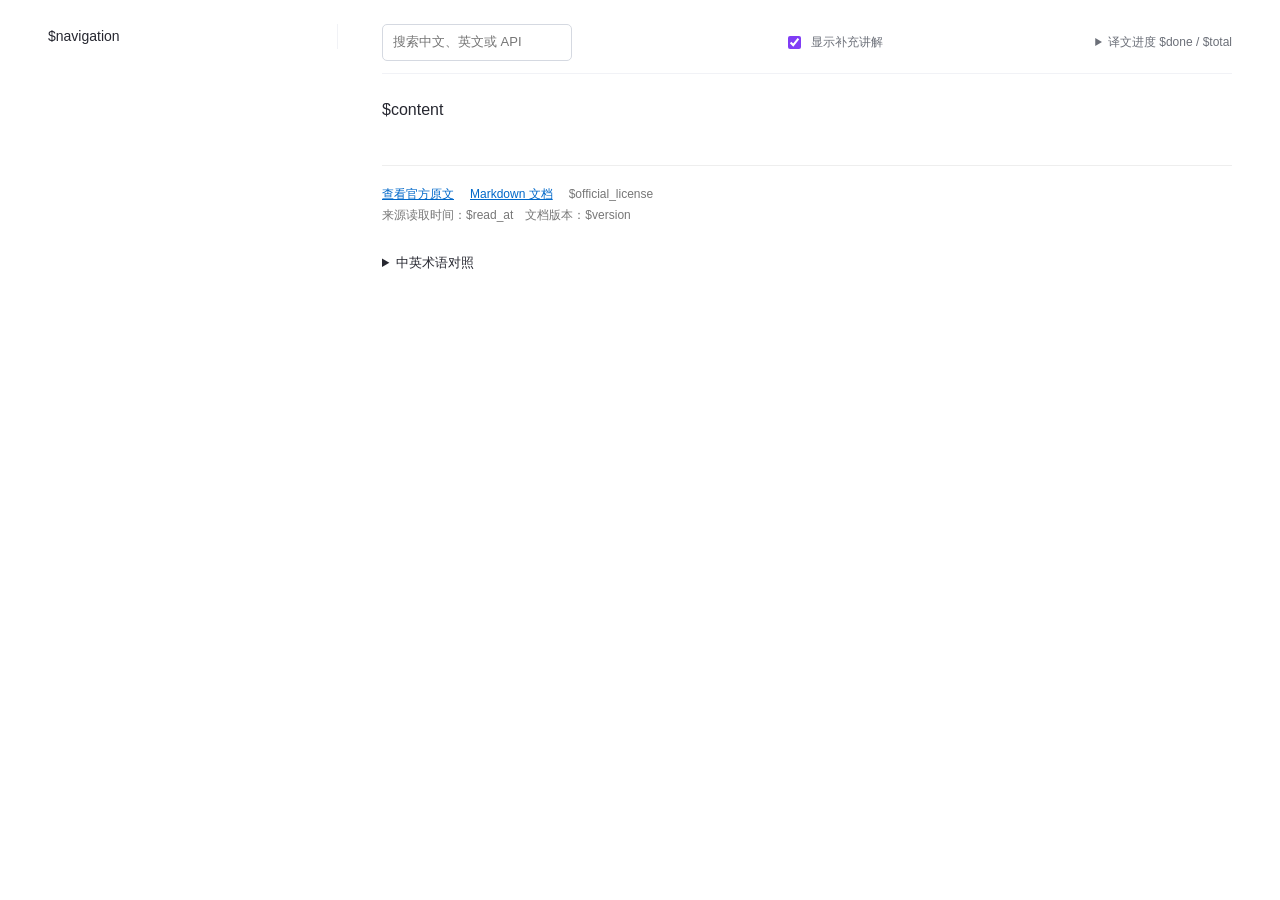
<file: docs-to-zh-cards/assets/viewer.html>
<!doctype html>
<html lang="zh-CN">
<head>
<meta charset="utf-8"><meta name="viewport" content="width=device-width,initial-scale=1">
<title>$title · 中文文档</title>
<style>$theme_css</style>
<style>
html{scroll-behavior:auto}body{margin:0!important;background:#fff!important;color:#262730;font:16px/1.75 "Microsoft YaHei",Arial,sans-serif}*{box-sizing:border-box}a{color:#0068c9}a:hover{text-decoration:underline}button,input{font:inherit}a:focus-visible,button:focus-visible,input:focus-visible,summary:focus-visible{outline:3px solid #0068c9;outline-offset:3px}[hidden]{display:none!important}
.d2c-layout{max-width:1760px;margin:auto;display:grid;grid-template-columns:290px minmax(0,1fr);gap:44px;padding:24px 48px 60px}.d2c-sidebar{position:sticky;top:20px;align-self:start;max-height:calc(100vh - 40px);overflow:auto;padding-right:20px;border-right:1px solid #f1f2f6;font-size:14px}.d2c-home{display:block;color:#31333f;font-weight:700;padding:6px 0 12px}.d2c-nav-group{margin-bottom:26px}.d2c-nav-group h2{font:700 17px/1.4 "Microsoft YaHei",Arial,sans-serif;margin:10px 0 12px;display:flex;align-items:center;gap:12px;color:#555865}.d2c-nav-group h2:before{content:"";width:25px;height:25px;display:block;background:#ff9f1a;border-radius:5px}.d2c-color-1 h2:before{background:#803df5}.d2c-color-2 h2:before{background:#00b8df}.d2c-color-3 h2:before{background:#1b7de8}.d2c-nav-group summary{cursor:pointer;padding:6px 5px 6px 14px;color:#31333f}.d2c-page-link{display:block;margin:3px 0;padding:6px 8px 6px 28px;text-decoration:none;color:#535866;font-size:13px;line-height:1.65;overflow-wrap:anywhere}.d2c-page-link small{font-size:10px;color:#888;margin-left:8px}.d2c-current{background:#f0f2f6;color:#0068c9;border-radius:4px}.d2c-mobile-summary{display:none}
.d2c-main{min-width:0}.d2c-toolbar{display:flex;gap:20px;align-items:center;justify-content:space-between;font-size:12px;color:#6b6f78;margin-bottom:22px;border-bottom:1px solid #f1f2f6;padding-bottom:12px;flex-wrap:wrap}.d2c-toolbar label{display:flex;align-items:center;gap:7px;white-space:nowrap}.d2c-toolbar input[type=checkbox]{accent-color:#803df5}.d2c-search{border:1px solid #d5d9e1;border-radius:5px;padding:6px 10px;max-width:250px;font-size:13px}.d2c-progress{font-size:12px}.d2c-progress summary{cursor:pointer}.d2c-progress-panel{position:absolute;right:24px;z-index:10;background:white;box-shadow:0 4px 25px #0002;border:1px solid #eee;padding:18px;width:min(560px,90vw);max-height:65vh;overflow:auto}.d2c-progress-panel p{font-size:12px}.d2c-progress-panel ul,.d2c-pending-list{list-style:none;margin:0;padding:0}.d2c-progress-panel li,.d2c-pending-list li{padding:8px 0;border-bottom:1px solid #eee;font-size:13px}.d2c-progress-panel li span,.d2c-pending-list li span{display:inline-block;min-width:55px;color:#888}.d2c-pending-list li:target{background:#fff4d7;border:1px solid #ffb628;padding:16px;scroll-margin-top:20px}
#d2c-document{min-width:0;font-size:16px;line-height:1.8}#d2c-document h1{font-size:40px;line-height:1.3;font-weight:700;margin:0 0 22px;letter-spacing:-.025em;color:#262730}#d2c-document h2{font-size:30px;line-height:1.4;font-weight:700;margin:40px 0 22px;color:#262730}#d2c-document h3{font-size:23px;line-height:1.4;font-weight:600;margin:28px 0 16px}#d2c-document h4{font-size:18px;font-weight:600;margin:18px 0 10px}#d2c-document p{margin:0 0 18px}#d2c-document ul,#d2c-document ol{padding-left:28px;margin-bottom:22px}#d2c-document li{margin-bottom:8px}#d2c-document pre{overflow:auto;white-space:pre;font:14px/1.7 Consolas,"Cascadia Code",monospace;background:#f0f2f6;padding:18px 20px;border-radius:6px;max-width:100%;margin:14px 0 24px}#d2c-document code,#d2c-document tt{font-family:Consolas,"Cascadia Code",monospace;font-size:.9em}#d2c-document :not(pre)>code{background:#f0f2f6;border-radius:3px;padding:2px 4px;color:#9b214e}#d2c-document pre code{background:transparent;color:inherit;padding:0;font-size:inherit}#d2c-document img{max-width:100%;height:auto}#d2c-document table{width:100%;border-collapse:collapse;margin:20px 0;display:block;overflow:auto;font-size:14px}#d2c-document th,#d2c-document td{padding:10px 14px;border-bottom:1px solid #ddd;text-align:left;vertical-align:top}#d2c-document th{font-weight:600;background:#fafafa}#d2c-document .online-demo{display:block;padding:16px;background:#f0f2f6;border:1px dashed #c6ccd5;border-radius:5px;margin:18px 0}
#d2c-document .d2c-card{background:#faf8ff;border:1px solid #e6dafa;border-left:4px solid #803df5;border-radius:5px;padding:18px 22px;margin:26px 0;font-size:14px;color:#424355;box-shadow:none}#d2c-document .d2c-card-label{font-size:11px;font-weight:700;color:#7141b8;margin-bottom:8px}#d2c-document .d2c-card h3{font-size:18px;margin:0 0 10px}#d2c-document .d2c-card p{margin:0 0 10px}#d2c-document .d2c-card ol,#d2c-document .d2c-card ul{margin-bottom:8px}#d2c-document .d2c-card pre{font-size:13px}.d2c-source{border-top:1px solid #eee;margin-top:40px;padding-top:18px;font-size:12px;color:#777;line-height:1.8}.d2c-source a{margin-right:16px}.d2c-glossary{margin-top:25px;font-size:13px}.d2c-glossary summary{cursor:pointer}.d2c-glossary dl>div{display:flex;gap:20px;border-bottom:1px solid #eee;padding:6px}.d2c-glossary dt{width:180px;font-family:Consolas,monospace}.d2c-glossary dd{margin:0}
@media(max-width:1100px){.d2c-layout{grid-template-columns:240px minmax(0,1fr);gap:28px;padding:24px}#d2c-document h1{font-size:34px}}@media(max-width:760px){.d2c-layout{display:block;padding:18px}.d2c-sidebar{position:static;max-height:none;border:0;padding:0;margin-bottom:20px}.d2c-mobile-summary{display:block;font-weight:700;cursor:pointer;padding:6px 0}#d2c-nav{max-height:50vh;overflow:auto}.d2c-toolbar{gap:12px;margin-bottom:20px}.d2c-search{max-width:180px}#d2c-document h1{font-size:28px}#d2c-document h2{font-size:25px}#d2c-document{font-size:15px}#d2c-document [class*=GridContainer]{grid-template-columns:1fr!important}#d2c-document [class*=inlineCallout_]{display:block!important}#d2c-document [class*=CalloutIcon]{margin-bottom:12px}#d2c-document .d2c-card{padding:16px}.d2c-progress-panel{right:18px}}
@media print{.d2c-sidebar,.d2c-toolbar,.d2c-card,.d2c-progress{display:none!important}.d2c-layout{display:block;padding:0}#d2c-document pre{white-space:pre-wrap}.d2c-source{break-inside:avoid}}
</style>
</head>
<body>
<div class="d2c-layout">
<aside class="d2c-sidebar"><details id="d2c-toc" open><summary class="d2c-mobile-summary">文档目录</summary><nav id="d2c-nav" aria-label="文档目录">$navigation</nav><p id="d2c-no-results" hidden>没有匹配的文档。</p></details></aside>
<main class="d2c-main">
<div class="d2c-toolbar"><input id="d2c-search" class="d2c-search" type="search" aria-label="搜索文档" placeholder="搜索中文、英文或 API"><label><input id="d2c-show-cards" type="checkbox" checked>显示补充讲解</label><details class="d2c-progress"><summary>译文进度 $done / $total</summary><div class="d2c-progress-panel"><p>$coverage</p><p>读取失败：$failed 页</p><p>$source_links</p><ul>$progress</ul></div></details></div>
<article id="d2c-document" class="content">$content</article>
<div class="d2c-source"><a href="$source_url" target="_blank" rel="noopener noreferrer">查看官方原文</a><a href="cards.md" download>Markdown 文档</a>$official_license<div>来源读取时间：$read_at　文档版本：$version</div></div>
<details class="d2c-glossary"><summary>中英术语对照</summary><dl>$glossary</dl></details>
</main></div>
<script>
(() => {
  const toggle=document.getElementById('d2c-show-cards');
  toggle.addEventListener('change',()=>document.querySelectorAll('[data-ai-explanation]').forEach(card=>card.hidden=!toggle.checked));
  const input=document.getElementById('d2c-search');
  const links=Array.from(document.querySelectorAll('.d2c-page-link'));
  input.addEventListener('input',()=>{
    const query=input.value.trim().toLowerCase();let count=0;
    links.forEach(link=>{link.hidden=!link.dataset.search.toLowerCase().includes(query);if(!link.hidden)count++;});
    document.querySelectorAll('.d2c-nav-group details').forEach(group=>{group.hidden=!Array.from(group.querySelectorAll('.d2c-page-link')).some(link=>!link.hidden);if(query&&!group.hidden)group.open=true;});
    document.querySelectorAll('.d2c-nav-group').forEach(group=>group.hidden=!Array.from(group.querySelectorAll('.d2c-page-link')).some(link=>!link.hidden));
    document.getElementById('d2c-no-results').hidden=count!==0;
  });
  const media=window.matchMedia('(max-width:760px)');
  const resize=()=>document.getElementById('d2c-toc').open=!media.matches;
  media.addEventListener('change',resize);resize();
})();
</script>
</body></html>
</file>
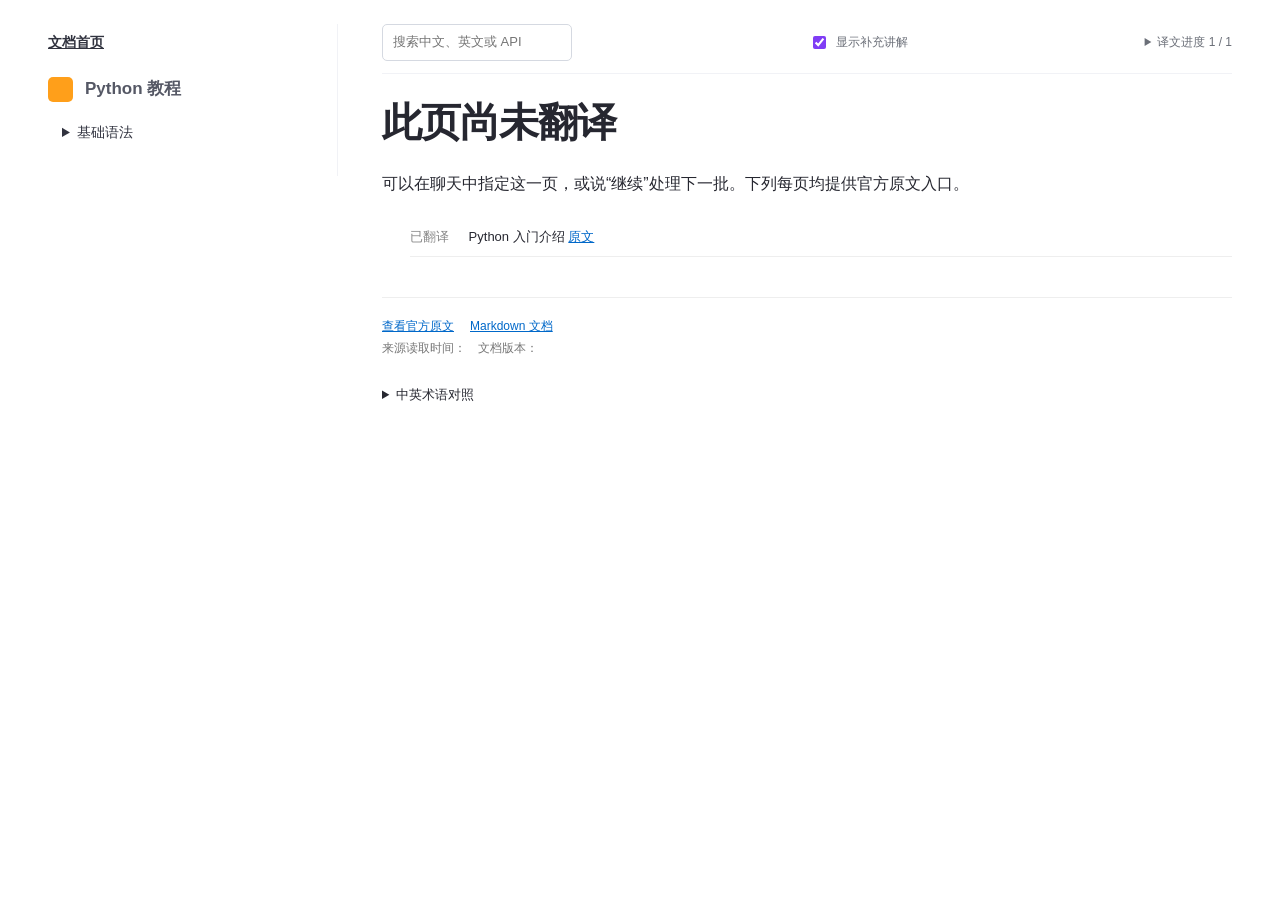
<file: knowledge-cards/docs.python.org-3-tutorial/pending.html>
<!doctype html>
<html lang="zh-CN">
<head>
<meta charset="utf-8"><meta name="viewport" content="width=device-width,initial-scale=1">
<title>待翻译文档 · 中文文档</title>
<style></style>
<style>
html{scroll-behavior:auto}body{margin:0!important;background:#fff!important;color:#262730;font:16px/1.75 "Microsoft YaHei",Arial,sans-serif}*{box-sizing:border-box}a{color:#0068c9}a:hover{text-decoration:underline}button,input{font:inherit}a:focus-visible,button:focus-visible,input:focus-visible,summary:focus-visible{outline:3px solid #0068c9;outline-offset:3px}[hidden]{display:none!important}
.d2c-layout{max-width:1760px;margin:auto;display:grid;grid-template-columns:290px minmax(0,1fr);gap:44px;padding:24px 48px 60px}.d2c-sidebar{position:sticky;top:20px;align-self:start;max-height:calc(100vh - 40px);overflow:auto;padding-right:20px;border-right:1px solid #f1f2f6;font-size:14px}.d2c-home{display:block;color:#31333f;font-weight:700;padding:6px 0 12px}.d2c-nav-group{margin-bottom:26px}.d2c-nav-group h2{font:700 17px/1.4 "Microsoft YaHei",Arial,sans-serif;margin:10px 0 12px;display:flex;align-items:center;gap:12px;color:#555865}.d2c-nav-group h2:before{content:"";width:25px;height:25px;display:block;background:#ff9f1a;border-radius:5px}.d2c-color-1 h2:before{background:#803df5}.d2c-color-2 h2:before{background:#00b8df}.d2c-color-3 h2:before{background:#1b7de8}.d2c-nav-group summary{cursor:pointer;padding:6px 5px 6px 14px;color:#31333f}.d2c-page-link{display:block;margin:3px 0;padding:6px 8px 6px 28px;text-decoration:none;color:#535866;font-size:13px;line-height:1.65;overflow-wrap:anywhere}.d2c-page-link small{font-size:10px;color:#888;margin-left:8px}.d2c-current{background:#f0f2f6;color:#0068c9;border-radius:4px}.d2c-mobile-summary{display:none}
.d2c-main{min-width:0}.d2c-toolbar{display:flex;gap:20px;align-items:center;justify-content:space-between;font-size:12px;color:#6b6f78;margin-bottom:22px;border-bottom:1px solid #f1f2f6;padding-bottom:12px;flex-wrap:wrap}.d2c-toolbar label{display:flex;align-items:center;gap:7px;white-space:nowrap}.d2c-toolbar input[type=checkbox]{accent-color:#803df5}.d2c-search{border:1px solid #d5d9e1;border-radius:5px;padding:6px 10px;max-width:250px;font-size:13px}.d2c-progress{font-size:12px}.d2c-progress summary{cursor:pointer}.d2c-progress-panel{position:absolute;right:24px;z-index:10;background:white;box-shadow:0 4px 25px #0002;border:1px solid #eee;padding:18px;width:min(560px,90vw);max-height:65vh;overflow:auto}.d2c-progress-panel p{font-size:12px}.d2c-progress-panel ul,.d2c-pending-list{list-style:none;margin:0;padding:0}.d2c-progress-panel li,.d2c-pending-list li{padding:8px 0;border-bottom:1px solid #eee;font-size:13px}.d2c-progress-panel li span,.d2c-pending-list li span{display:inline-block;min-width:55px;color:#888}.d2c-pending-list li:target{background:#fff4d7;border:1px solid #ffb628;padding:16px;scroll-margin-top:20px}
#d2c-document{min-width:0;font-size:16px;line-height:1.8}#d2c-document h1{font-size:40px;line-height:1.3;font-weight:700;margin:0 0 22px;letter-spacing:-.025em;color:#262730}#d2c-document h2{font-size:30px;line-height:1.4;font-weight:700;margin:40px 0 22px;color:#262730}#d2c-document h3{font-size:23px;line-height:1.4;font-weight:600;margin:28px 0 16px}#d2c-document h4{font-size:18px;font-weight:600;margin:18px 0 10px}#d2c-document p{margin:0 0 18px}#d2c-document ul,#d2c-document ol{padding-left:28px;margin-bottom:22px}#d2c-document li{margin-bottom:8px}#d2c-document pre{overflow:auto;white-space:pre;font:14px/1.7 Consolas,"Cascadia Code",monospace;background:#f0f2f6;padding:18px 20px;border-radius:6px;max-width:100%;margin:14px 0 24px}#d2c-document code,#d2c-document tt{font-family:Consolas,"Cascadia Code",monospace;font-size:.9em}#d2c-document :not(pre)>code{background:#f0f2f6;border-radius:3px;padding:2px 4px;color:#9b214e}#d2c-document pre code{background:transparent;color:inherit;padding:0;font-size:inherit}#d2c-document img{max-width:100%;height:auto}#d2c-document table{width:100%;border-collapse:collapse;margin:20px 0;display:block;overflow:auto;font-size:14px}#d2c-document th,#d2c-document td{padding:10px 14px;border-bottom:1px solid #ddd;text-align:left;vertical-align:top}#d2c-document th{font-weight:600;background:#fafafa}#d2c-document .online-demo{display:block;padding:16px;background:#f0f2f6;border:1px dashed #c6ccd5;border-radius:5px;margin:18px 0}
#d2c-document .d2c-card{background:#faf8ff;border:1px solid #e6dafa;border-left:4px solid #803df5;border-radius:5px;padding:18px 22px;margin:26px 0;font-size:14px;color:#424355;box-shadow:none}#d2c-document .d2c-card-label{font-size:11px;font-weight:700;color:#7141b8;margin-bottom:8px}#d2c-document .d2c-card h3{font-size:18px;margin:0 0 10px}#d2c-document .d2c-card p{margin:0 0 10px}#d2c-document .d2c-card ol,#d2c-document .d2c-card ul{margin-bottom:8px}#d2c-document .d2c-card pre{font-size:13px}.d2c-source{border-top:1px solid #eee;margin-top:40px;padding-top:18px;font-size:12px;color:#777;line-height:1.8}.d2c-source a{margin-right:16px}.d2c-glossary{margin-top:25px;font-size:13px}.d2c-glossary summary{cursor:pointer}.d2c-glossary dl>div{display:flex;gap:20px;border-bottom:1px solid #eee;padding:6px}.d2c-glossary dt{width:180px;font-family:Consolas,monospace}.d2c-glossary dd{margin:0}
@media(max-width:1100px){.d2c-layout{grid-template-columns:240px minmax(0,1fr);gap:28px;padding:24px}#d2c-document h1{font-size:34px}}@media(max-width:760px){.d2c-layout{display:block;padding:18px}.d2c-sidebar{position:static;max-height:none;border:0;padding:0;margin-bottom:20px}.d2c-mobile-summary{display:block;font-weight:700;cursor:pointer;padding:6px 0}#d2c-nav{max-height:50vh;overflow:auto}.d2c-toolbar{gap:12px;margin-bottom:20px}.d2c-search{max-width:180px}#d2c-document h1{font-size:28px}#d2c-document h2{font-size:25px}#d2c-document{font-size:15px}#d2c-document [class*=GridContainer]{grid-template-columns:1fr!important}#d2c-document [class*=inlineCallout_]{display:block!important}#d2c-document [class*=CalloutIcon]{margin-bottom:12px}#d2c-document .d2c-card{padding:16px}.d2c-progress-panel{right:18px}}
@media print{.d2c-sidebar,.d2c-toolbar,.d2c-card,.d2c-progress{display:none!important}.d2c-layout{display:block;padding:0}#d2c-document pre{white-space:pre-wrap}.d2c-source{break-inside:avoid}}
</style>
</head>
<body>
<div class="d2c-layout">
<aside class="d2c-sidebar"><details id="d2c-toc" open><summary class="d2c-mobile-summary">文档目录</summary><nav id="d2c-nav" aria-label="文档目录"><a class="d2c-home" href="index.html">文档首页</a><section class="d2c-nav-group d2c-color-0"><h2>Python 教程</h2><details><summary>基础语法</summary><a class="d2c-page-link" data-search="Python 入门介绍  https://docs.python.org/3/tutorial/introduction.html 3. Python 非正式入门在下面的示例中，通过有无提示符（&gt;&gt;&gt;和…）来区分输入与输出。重现示例时，只需输入提示符之后的内容；不以提示符开头的行，是解释器输出。请注意，示例中次级提示符独占一行时，表示需要输入一个空行，以结束多行命令。可以使用“Copy”（复制）按钮：鼠标悬停或点击代码示例时，按钮会显示在右上角。它会去掉提示符并省略输出，便于把输入代码复制到解释器中。本手册中的许多示例，包括在交互提示符下输入的示例，都带有注释。Python 注释以井号 # 开始，直到当前物理行结束。注释可以位于行首，也可以跟在空白或代码后面，但字符串字面量内部不算注释。字符串里的井号只是普通字符。注释用于解释代码，不会被 Python 执行，输入示例时可以省略。下面是一些示例：# this is the first comment
spam = 1  # and this is the second comment
          # ... and now a third!
text = &quot;# This is not a comment because it&#x27;s inside quotes.&quot;


3.1. 把 Python 当作计算器
先试几个简单的 Python 命令。启动解释器，等待主提示符 &gt;&gt;&gt; 出现，通常很快就会看到。

3.1.1. 数字
解释器就像一个简单的计算器：输入表达式，它就会输出计算结果。表达式的语法很直接，可以使用运算符 +, -, *和/ 进行算术运算，并使用括号（()）分组。例如：
&gt;&gt;&gt; 2 + 2
4
&gt;&gt;&gt; 50 - 5*6
20
&gt;&gt;&gt; (50 - 5*6) / 4
5.0
&gt;&gt;&gt; 8 / 5  # division always returns a floating-point number
1.6


整数，例如 2, 4, 20，其类型为 int；带有小数部分的数，例如 5.0, 1.6，其类型为 float。本教程后面会继续介绍数值类型。
除法（/）总是返回浮点数。若要进行向下取整除法并得到整数结果，可以使用 // 运算符；计算余数则使用 %:
&gt;&gt;&gt; 17 / 3  # classic division returns a float
5.666666666666667
&gt;&gt;&gt;
&gt;&gt;&gt; 17 // 3  # floor division discards the fractional part
5
&gt;&gt;&gt; 17 % 3  # the % operator returns the remainder of the division
2
&gt;&gt;&gt; 5 * 3 + 2  # floored quotient * divisor + remainder
17


在 Python 中，可以使用 ** 运算符计算幂 [1]:
&gt;&gt;&gt; 5 ** 2  # 5 squared
25
&gt;&gt;&gt; 2 ** 7  # 2 to the power of 7
128


等号（=）用于给变量赋值。赋值之后，在出现下一个交互提示符之前，不会显示计算结果：
&gt;&gt;&gt; width = 20
&gt;&gt;&gt; height = 5 * 9
&gt;&gt;&gt; width * height
900


如果变量尚未“定义”（即尚未赋值），尝试使用它就会报错：
&gt;&gt;&gt; n  # try to access an undefined variable
Traceback (most recent call last):
  File &quot;&lt;stdin&gt;&quot;, line 1, in &lt;module&gt;
NameError: name &#x27;n&#x27; is not defined


Python 完整支持浮点运算。对于混合类型的操作数，运算时会把整数操作数转换为浮点数：
&gt;&gt;&gt; 4 * 3.75 - 1
14.0


在交互模式中，上一次输出的表达式结果会赋给变量 _。因此，把 Python 当作桌面计算器时，继续计算会更方便。例如：
&gt;&gt;&gt; tax = 12.5 / 100
&gt;&gt;&gt; price = 100.50
&gt;&gt;&gt; price * tax
12.5625
&gt;&gt;&gt; price + _
113.0625
&gt;&gt;&gt; round(_, 2)
113.06


用户应将这个变量视为只读。不要显式给它赋值，否则会创建一个同名的独立局部变量，遮蔽这个具有特殊行为的内置变量。
除了 int和float，Python 也支持其他数值类型，例如 Decimal和Fraction。Python 还内置支持复数，用 j 或 J 后缀表示虚部，例如 3+5j).


3.1.2. 文本
Python 不仅可以处理数字，还可以处理文本。文本使用 str 类型表示，也称为“字符串”，它可以包含字符“!”、单词“rabbit”、名字“Paris”、句子“Got your back.”等。“Yay! :)”也属于文本。它们可以放在单引号（&#x27;...&#x27;）或双引号（&quot;...&quot;）中，效果相同 [2].
&gt;&gt;&gt; &#x27;spam eggs&#x27;  # single quotes
&#x27;spam eggs&#x27;
&gt;&gt;&gt; &quot;Paris rabbit got your back :)! Yay!&quot;  # double quotes
&#x27;Paris rabbit got your back :)! Yay!&#x27;
&gt;&gt;&gt; &#x27;1975&#x27;  # digits and numerals enclosed in quotes are also strings
&#x27;1975&#x27;


要在文本中包含引号，需要在前面加上 \ 对它进行“转义”；也可以改用另一种引号：
&gt;&gt;&gt; &#x27;doesn\&#x27;t&#x27;  # use \&#x27; to escape the single quote...
&quot;doesn&#x27;t&quot;
&gt;&gt;&gt; &quot;doesn&#x27;t&quot;  # ...or use double quotes instead
&quot;doesn&#x27;t&quot;
&gt;&gt;&gt; &#x27;&quot;Yes,&quot; they said.&#x27;
&#x27;&quot;Yes,&quot; they said.&#x27;
&gt;&gt;&gt; &quot;\&quot;Yes,\&quot; they said.&quot;
&#x27;&quot;Yes,&quot; they said.&#x27;
&gt;&gt;&gt; &#x27;&quot;Isn\&#x27;t,&quot; they said.&#x27;
&#x27;&quot;Isn\&#x27;t,&quot; they said.&#x27;


在 Python 交互环境中，字符串的定义形式与输出形式可能不同。print() 函数会去掉外层引号，并正确输出转义字符和特殊字符，从而得到更容易阅读的结果：
&gt;&gt;&gt; s = &#x27;First line.\nSecond line.&#x27;  # \n means newline
&gt;&gt;&gt; s  # without print(), special characters are included in the string
&#x27;First line.\nSecond line.&#x27;
&gt;&gt;&gt; print(s)  # with print(), special characters are interpreted, so \n produces new line
First line.
Second line.


如果不希望以 \ 开头的字符被解释为特殊字符，可以使用原始字符串：在第一个引号前加上 r 即可。
&gt;&gt;&gt; print(&#x27;C:\this\name&#x27;)  # here \t means tab, \n means newline
C:      his
ame
&gt;&gt;&gt; print(r&#x27;C:\this\name&#x27;)  # note the r before the quote
C:\this\name


原始字符串有一个细节需要注意：它不能以奇数个 \ 字符结尾。更多信息及处理方法，请参阅常见问题中的相关条目。
字符串字面量可以跨越多行。一种写法是使用三引号：&quot;&quot;&quot;...&quot;&quot;&quot; 或 &#x27;&#x27;&#x27;...&#x27;&#x27;&#x27;。换行符会自动包含在字符串中；不过，可以在行尾加上 \ 来避免包含换行符。下面的示例不会包含开头的换行：
&gt;&gt;&gt; print(&quot;&quot;&quot;\
... Usage: thingy [OPTIONS]
...      -h                        Display this usage message
...      -H hostname               Hostname to connect to
... &quot;&quot;&quot;)
Usage: thingy [OPTIONS]
     -h                        Display this usage message
     -H hostname               Hostname to connect to

&gt;&gt;&gt;


字符串可以通过 + 运算符连接，也可以通过以下运算符重复：*:
&gt;&gt;&gt; # 3 times &#x27;un&#x27;, followed by &#x27;ium&#x27;
&gt;&gt;&gt; 3 * &#x27;un&#x27; + &#x27;ium&#x27;
&#x27;unununium&#x27;


两个或多个相邻的字符串字面量，即由引号包围的文本，会自动连接起来。
&gt;&gt;&gt; &#x27;Py&#x27; &#x27;thon&#x27;
&#x27;Python&#x27;


需要将长字符串拆开书写时，这个功能尤其有用：
&gt;&gt;&gt; text = (&#x27;Put several strings within parentheses &#x27;
...         &#x27;to have them joined together.&#x27;)
&gt;&gt;&gt; text
&#x27;Put several strings within parentheses to have them joined together.&#x27;


不过，它只适用于两个字面量，不适用于变量或表达式：
&gt;&gt;&gt; prefix = &#x27;Py&#x27;
&gt;&gt;&gt; prefix &#x27;thon&#x27;  # can&#x27;t concatenate a variable and a string literal
  File &quot;&lt;stdin&gt;&quot;, line 1
    prefix &#x27;thon&#x27;
           ^^^^^^
SyntaxError: invalid syntax
&gt;&gt;&gt; (&#x27;un&#x27; * 3) &#x27;ium&#x27;
  File &quot;&lt;stdin&gt;&quot;, line 1
    (&#x27;un&#x27; * 3) &#x27;ium&#x27;
               ^^^^^
SyntaxError: invalid syntax


如果需要连接变量，或连接变量和字面量，请使用 +:
&gt;&gt;&gt; prefix + &#x27;thon&#x27;
&#x27;Python&#x27;


字符串支持索引（下标），第一个字符的索引为 0。Python 没有单独的字符类型，一个字符就是长度为 1 的字符串：
&gt;&gt;&gt; word = &#x27;Python&#x27;
&gt;&gt;&gt; word[0]  # character in position 0
&#x27;P&#x27;
&gt;&gt;&gt; word[5]  # character in position 5
&#x27;n&#x27;


索引也可以是负数，表示从右侧开始计数：
&gt;&gt;&gt; word[-1]  # last character
&#x27;n&#x27;
&gt;&gt;&gt; word[-2]  # second-last character
&#x27;o&#x27;
&gt;&gt;&gt; word[-6]
&#x27;P&#x27;


注意，因为 -0 与 0 相同，所以负索引从 -1 开始。
除了索引，也支持切片。索引用于获取单个字符，而切片可以获取子字符串：
&gt;&gt;&gt; word[0:2]  # characters from position 0 (included) to 2 (excluded)
&#x27;Py&#x27;
&gt;&gt;&gt; word[2:5]  # characters from position 2 (included) to 5 (excluded)
&#x27;tho&#x27;


切片索引具有实用的默认值：省略起点时，默认从 0 开始；省略终点时，默认到字符串长度对应的位置结束。
&gt;&gt;&gt; word[:2]   # character from the beginning to position 2 (excluded)
&#x27;Py&#x27;
&gt;&gt;&gt; word[4:]   # characters from position 4 (included) to the end
&#x27;on&#x27;
&gt;&gt;&gt; word[-2:]  # characters from the second-last (included) to the end
&#x27;on&#x27;


注意，切片始终包含起点，不包含终点。这样就能保证 s[:i] + s[i:] 总是等于 s:
&gt;&gt;&gt; word[:2] + word[2:]
&#x27;Python&#x27;
&gt;&gt;&gt; word[:4] + word[4:]
&#x27;Python&#x27;


记忆切片的一种方法，是将索引理解为指向字符之间的位置：第一个字符左侧边界编号为 0。那么，一个长度为 n 的字符串，最后一个字符右侧边界的编号就是 n。例如：
 +---+---+---+---+---+---+
 | P | y | t | h | o | n |
 +---+---+---+---+---+---+
 0   1   2   3   4   5   6
-6  -5  -4  -3  -2  -1


第一排数字表示字符串中从 0 到 6 的边界位置，第二排表示对应的负索引。从 i 到 j 的切片，包含标为 i和j 的两条边界之间的所有字符。
对于非负索引，只要两个索引都在范围内，切片长度就是它们的差。例如，word[1:3] 的长度为 2。
尝试使用过大的索引，会导致错误：
&gt;&gt;&gt; word[42]  # the word only has 6 characters
Traceback (most recent call last):
  File &quot;&lt;stdin&gt;&quot;, line 1, in &lt;module&gt;
IndexError: string index out of range


不过，切片能够妥善处理超出范围的索引：
&gt;&gt;&gt; word[4:42]
&#x27;on&#x27;
&gt;&gt;&gt; word[42:]
&#x27;&#x27;


Python 字符串不能被修改，因为它们是不可变的。因此，给字符串的某个索引位置赋值会报错：
&gt;&gt;&gt; word[0] = &#x27;J&#x27;
Traceback (most recent call last):
  File &quot;&lt;stdin&gt;&quot;, line 1, in &lt;module&gt;
TypeError: &#x27;str&#x27; object does not support item assignment
&gt;&gt;&gt; word[2:] = &#x27;py&#x27;
Traceback (most recent call last):
  File &quot;&lt;stdin&gt;&quot;, line 1, in &lt;module&gt;
TypeError: &#x27;str&#x27; object does not support item assignment


如果需要不同的字符串，应当创建一个新字符串：
&gt;&gt;&gt; &#x27;J&#x27; + word[1:]
&#x27;Jython&#x27;
&gt;&gt;&gt; word[:2] + &#x27;py&#x27;
&#x27;Pypy&#x27;


内置函数 len() 返回字符串长度：
&gt;&gt;&gt; s = &#x27;supercalifragilisticexpialidocious&#x27;
&gt;&gt;&gt; len(s)
34



另请参阅

文本序列类型——str字符串属于序列类型，支持这类类型共有的常见操作。

字符串方法字符串提供了大量用于基本转换和查找的方法。

f 字符串在字符串字面量中嵌入表达式。

格式化字符串语法关于使用下列方法进行字符串格式化的信息：str.format().

printf 风格的字符串格式化字符串位于 % 运算符左侧时所使用的旧式格式化操作，详见此处。





3.1.3. 列表
Python 有多种复合数据类型，用来将其他值组合起来。其中最通用的是列表：把用逗号分隔的值（元素）放在方括号中即可。列表可以包含不同类型的元素，但通常其中的元素都具有相同类型。
&gt;&gt;&gt; squares = [1, 4, 9, 16, 25]
&gt;&gt;&gt; squares
[1, 4, 9, 16, 25]


和字符串及其他内置序列类型一样，列表也可以使用索引和切片：
&gt;&gt;&gt; squares[0]  # indexing returns the item
1
&gt;&gt;&gt; squares[-1]
25
&gt;&gt;&gt; squares[-3:]  # slicing returns a new list
[9, 16, 25]


列表也支持连接等操作：
&gt;&gt;&gt; squares + [36, 49, 64, 81, 100]
[1, 4, 9, 16, 25, 36, 49, 64, 81, 100]


字符串是不可变的，而列表属于可变类型，也就是说，可以修改它的内容：
&gt;&gt;&gt; cubes = [1, 8, 27, 65, 125]  # something&#x27;s wrong here
&gt;&gt;&gt; 4 ** 3  # the cube of 4 is 64, not 65!
64
&gt;&gt;&gt; cubes[3] = 64  # replace the wrong value
&gt;&gt;&gt; cubes
[1, 8, 27, 64, 125]


也可以使用 list.append() 方法在列表末尾添加新元素。稍后还会进一步介绍方法。
&gt;&gt;&gt; cubes.append(216)  # add the cube of 6
&gt;&gt;&gt; cubes.append(7 ** 3)  # and the cube of 7
&gt;&gt;&gt; cubes
[1, 8, 27, 64, 125, 216, 343]


Python 中的简单赋值永远不会复制数据。把列表赋给变量时，变量引用的是现有列表。通过某个变量对列表所做的修改，也会被其他引用同一列表的变量看到：
&gt;&gt;&gt; rgb = [&quot;Red&quot;, &quot;Green&quot;, &quot;Blue&quot;]
&gt;&gt;&gt; rgba = rgb
&gt;&gt;&gt; id(rgb) == id(rgba)  # they reference the same object
True
&gt;&gt;&gt; rgba.append(&quot;Alph&quot;)
&gt;&gt;&gt; rgb
[&quot;Red&quot;, &quot;Green&quot;, &quot;Blue&quot;, &quot;Alph&quot;]


所有切片操作都会返回包含指定元素的新列表。因此，下面的切片会返回列表的浅复制：
&gt;&gt;&gt; correct_rgba = rgba[:]
&gt;&gt;&gt; correct_rgba[-1] = &quot;Alpha&quot;
&gt;&gt;&gt; correct_rgba
[&quot;Red&quot;, &quot;Green&quot;, &quot;Blue&quot;, &quot;Alpha&quot;]
&gt;&gt;&gt; rgba
[&quot;Red&quot;, &quot;Green&quot;, &quot;Blue&quot;, &quot;Alph&quot;]


也可以给切片赋值，甚至由此改变列表长度，或将列表彻底清空：
&gt;&gt;&gt; letters = [&#x27;a&#x27;, &#x27;b&#x27;, &#x27;c&#x27;, &#x27;d&#x27;, &#x27;e&#x27;, &#x27;f&#x27;, &#x27;g&#x27;]
&gt;&gt;&gt; letters
[&#x27;a&#x27;, &#x27;b&#x27;, &#x27;c&#x27;, &#x27;d&#x27;, &#x27;e&#x27;, &#x27;f&#x27;, &#x27;g&#x27;]
&gt;&gt;&gt; # replace some values
&gt;&gt;&gt; letters[2:5] = [&#x27;C&#x27;, &#x27;D&#x27;, &#x27;E&#x27;]
&gt;&gt;&gt; letters
[&#x27;a&#x27;, &#x27;b&#x27;, &#x27;C&#x27;, &#x27;D&#x27;, &#x27;E&#x27;, &#x27;f&#x27;, &#x27;g&#x27;]
&gt;&gt;&gt; # now remove them
&gt;&gt;&gt; letters[2:5] = []
&gt;&gt;&gt; letters
[&#x27;a&#x27;, &#x27;b&#x27;, &#x27;f&#x27;, &#x27;g&#x27;]
&gt;&gt;&gt; # clear the list by replacing all the elements with an empty list
&gt;&gt;&gt; letters[:] = []
&gt;&gt;&gt; letters
[]


内置函数 len() 同样适用于列表：
&gt;&gt;&gt; letters = [&#x27;a&#x27;, &#x27;b&#x27;, &#x27;c&#x27;, &#x27;d&#x27;]
&gt;&gt;&gt; len(letters)
4


列表可以嵌套，也就是创建包含其他列表的列表。例如：
&gt;&gt;&gt; a = [&#x27;a&#x27;, &#x27;b&#x27;, &#x27;c&#x27;]
&gt;&gt;&gt; n = [1, 2, 3]
&gt;&gt;&gt; x = [a, n]
&gt;&gt;&gt; x
[[&#x27;a&#x27;, &#x27;b&#x27;, &#x27;c&#x27;], [1, 2, 3]]
&gt;&gt;&gt; x[0]
[&#x27;a&#x27;, &#x27;b&#x27;, &#x27;c&#x27;]
&gt;&gt;&gt; x[0][1]
&#x27;b&#x27;




3.2. 迈出编程的第一步
当然，Python 不只能完成简单加法，还可以处理更复杂的任务。例如，可以编写如下代码，生成斐波那契数列的开头一段：
&gt;&gt;&gt; # Fibonacci series:
&gt;&gt;&gt; # the sum of two elements defines the next
&gt;&gt;&gt; a, b = 0, 1
&gt;&gt;&gt; while a &lt; 10:
...     print(a)
...     a, b = b, a+b
...
0
1
1
2
3
5
8


这个示例引入了几个新特性。

第一行包含多重赋值：变量 a和b 同时分别得到新值 0 和 1。最后一行再次使用这一方式，展示了一个规则：任何赋值发生之前，右侧的表达式都会先完成求值；这些表达式按从左到右的顺序求值。
while 循环会在条件（这里是 a &lt; 10）为真时持续执行。与 C 一样，在 Python 中，任何非零整数都为真，零为假。条件也可以是字符串、列表或任意序列：长度非零时为真，空序列为假。本示例使用简单的比较作为判断。标准比较运算符的写法与 C 一样：&lt;（小于）、&gt;（大于）、==（等于）、&lt;=（小于或等于）、&gt;=（大于或等于）以及 !=（不等于）。
循环体需要使用缩进：缩进是 Python 对语句进行分组的方式。在交互提示符下，每一行缩进都需要输入制表符或空格。实际工作中，较复杂的 Python 程序通常在文本编辑器中编写，常见编辑器都支持自动缩进。在交互模式中输入复合语句后，需要再输入一个空行表示结束，因为解析器无法判断你是否已经写完最后一行。注意，同一个基本代码块中的各行必须使用相同的缩进量。
print() 函数会输出传入的参数值。与直接输入表达式不同，它在处理多个参数、浮点数和字符串时有专门的显示行为：打印字符串时不带引号，各项之间插入空格，因此可以方便地格式化输出，例如：
&gt;&gt;&gt; i = 256*256
&gt;&gt;&gt; print(&#x27;The value of i is&#x27;, i)
The value of i is 65536


关键字参数 end 可以取消输出后的换行，或把结尾替换成其他字符串：
&gt;&gt;&gt; a, b = 0, 1
&gt;&gt;&gt; while a &lt; 1000:
...     print(a, end=&#x27;,&#x27;)
...     a, b = b, a+b
...
0,1,1,2,3,5,8,13,21,34,55,89,144,233,377,610,987,




脚注


[1]
因为 ** 的优先级高于 -, -3**2，所以会被解释为 -(3**2)，得到的结果是 -9。如果希望得到 9，可以使用 (-3)**2.


[2]
与其他语言不同，\n 等特殊字符放在单引号（&#x27;...&#x27;）和双引号（&quot;...&quot;）中时，含义相同。两者唯一的区别是：在单引号内部，不需要转义 &quot;，但必须转义 \&#x27;；双引号内部则相反。


" href="page-dcff5d405c8a.html">Python 入门介绍</a></details></section></nav><p id="d2c-no-results" hidden>没有匹配的文档。</p></details></aside>
<main class="d2c-main">
<div class="d2c-toolbar"><input id="d2c-search" class="d2c-search" type="search" aria-label="搜索文档" placeholder="搜索中文、英文或 API"><label><input id="d2c-show-cards" type="checkbox" checked>显示补充讲解</label><details class="d2c-progress"><summary>译文进度 1 / 1</summary><div class="d2c-progress-panel"><p>2026-10-17 读取 Python 官方教程的入门介绍页，用于验证其他文档站点。仅整理这一个页面，不代表 Python 全站目录或全部内容。</p><p>读取失败：0 页</p><p><a href="https://docs.python.org/3/tutorial/introduction.html" target="_blank" rel="noopener noreferrer">来源 1</a></p><ul><li id="pending-introduction"><span>已翻译</span> Python 入门介绍 <a href="https://docs.python.org/3/tutorial/introduction.html" target="_blank" rel="noopener noreferrer">原文</a></li></ul></div></details></div>
<article id="d2c-document" class="content"><h1>此页尚未翻译</h1><p>可以在聊天中指定这一页，或说“继续”处理下一批。下列每页均提供官方原文入口。</p><ul class="d2c-pending-list"><li id="pending-introduction"><span>已翻译</span> Python 入门介绍 <a href="https://docs.python.org/3/tutorial/introduction.html" target="_blank" rel="noopener noreferrer">原文</a></li></ul></article>
<div class="d2c-source"><a href="https://docs.python.org/3/tutorial/" target="_blank" rel="noopener noreferrer">查看官方原文</a><a href="cards.md" download>Markdown 文档</a><div>来源读取时间：　文档版本：</div></div>
<details class="d2c-glossary"><summary>中英术语对照</summary><dl><div><dt>integer</dt><dd>整数</dd></div><div><dt>float</dt><dd>浮点数</dd></div><div><dt>string</dt><dd>字符串</dd></div><div><dt>list</dt><dd>列表</dd></div><div><dt>slice</dt><dd>切片</dd></div><div><dt>while loop</dt><dd>while 循环</dd></div></dl></details>
</main></div>
<script>
(() => {
  const toggle=document.getElementById('d2c-show-cards');
  toggle.addEventListener('change',()=>document.querySelectorAll('[data-ai-explanation]').forEach(card=>card.hidden=!toggle.checked));
  const input=document.getElementById('d2c-search');
  const links=Array.from(document.querySelectorAll('.d2c-page-link'));
  input.addEventListener('input',()=>{
    const query=input.value.trim().toLowerCase();let count=0;
    links.forEach(link=>{link.hidden=!link.dataset.search.toLowerCase().includes(query);if(!link.hidden)count++;});
    document.querySelectorAll('.d2c-nav-group details').forEach(group=>{group.hidden=!Array.from(group.querySelectorAll('.d2c-page-link')).some(link=>!link.hidden);if(query&&!group.hidden)group.open=true;});
    document.querySelectorAll('.d2c-nav-group').forEach(group=>group.hidden=!Array.from(group.querySelectorAll('.d2c-page-link')).some(link=>!link.hidden));
    document.getElementById('d2c-no-results').hidden=count!==0;
  });
  const media=window.matchMedia('(max-width:760px)');
  const resize=()=>document.getElementById('d2c-toc').open=!media.matches;
  media.addEventListener('change',resize);resize();
})();
</script>
</body></html>
</file>
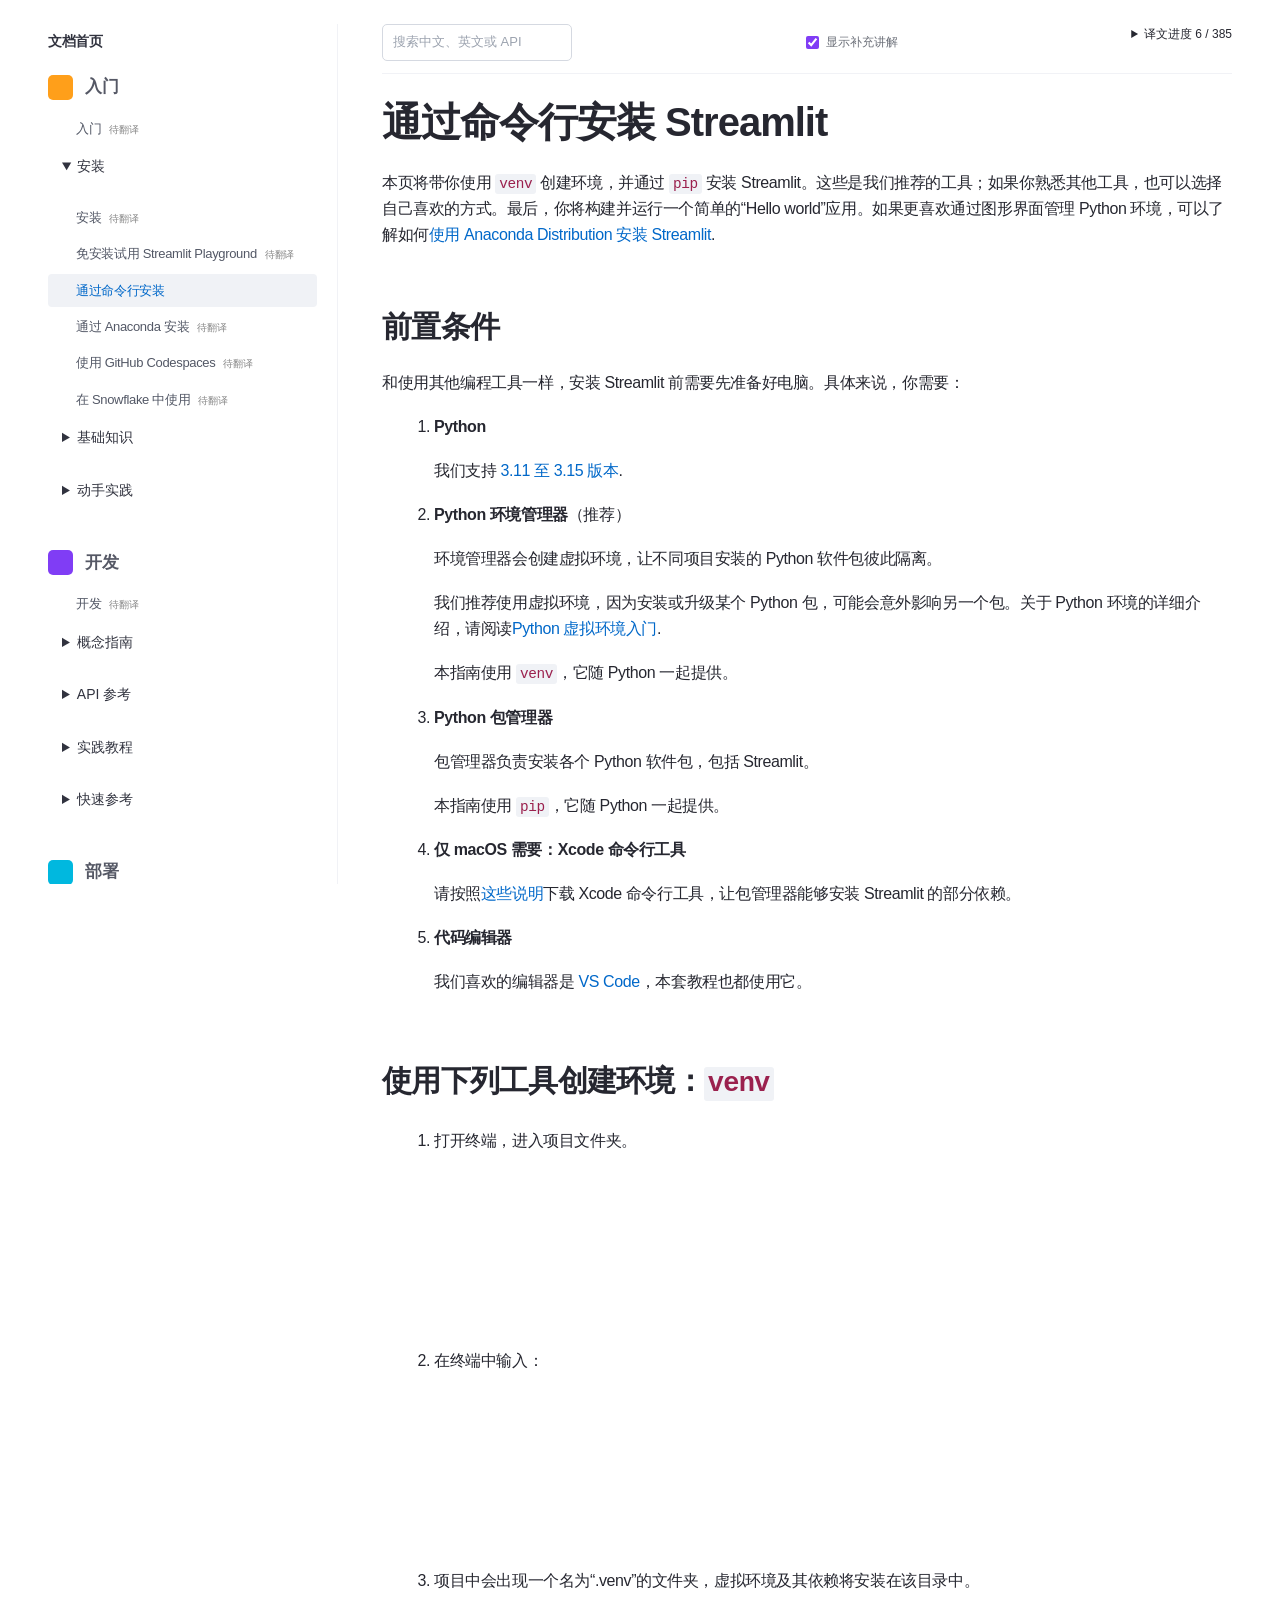
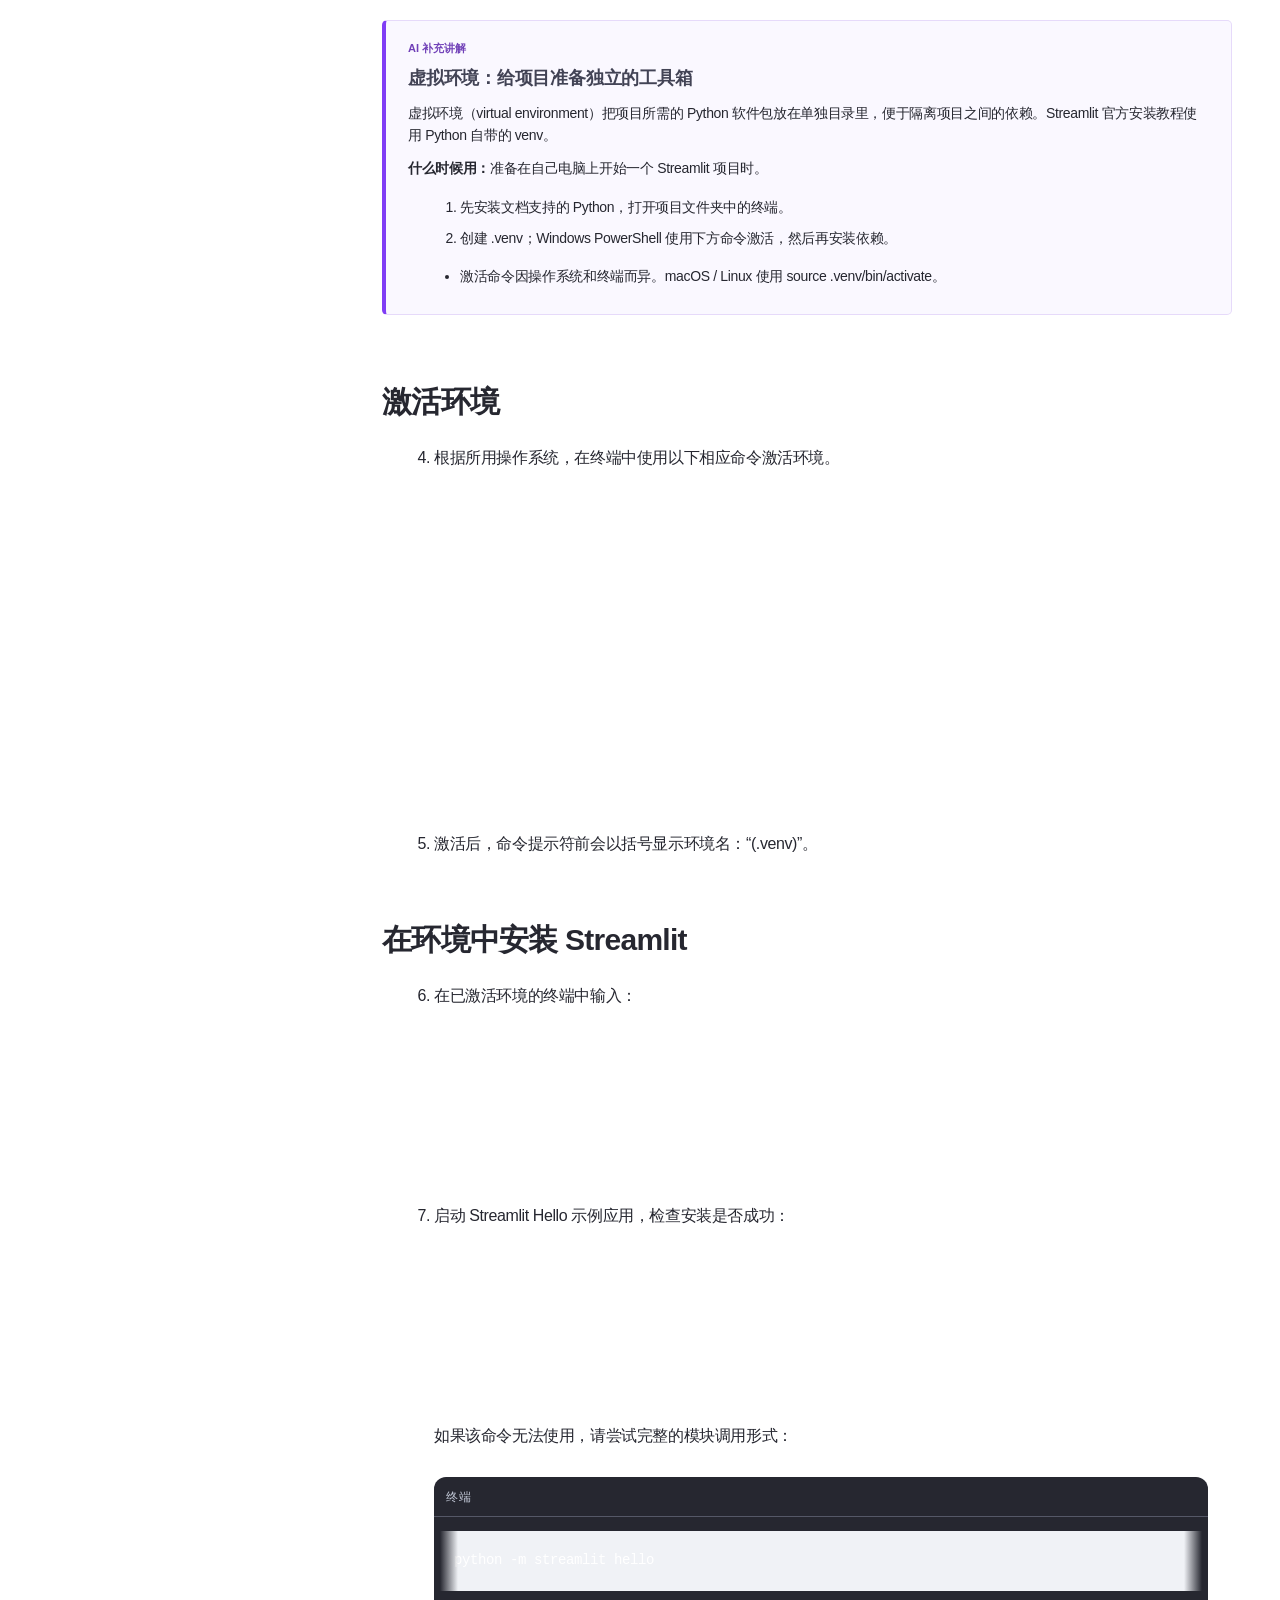
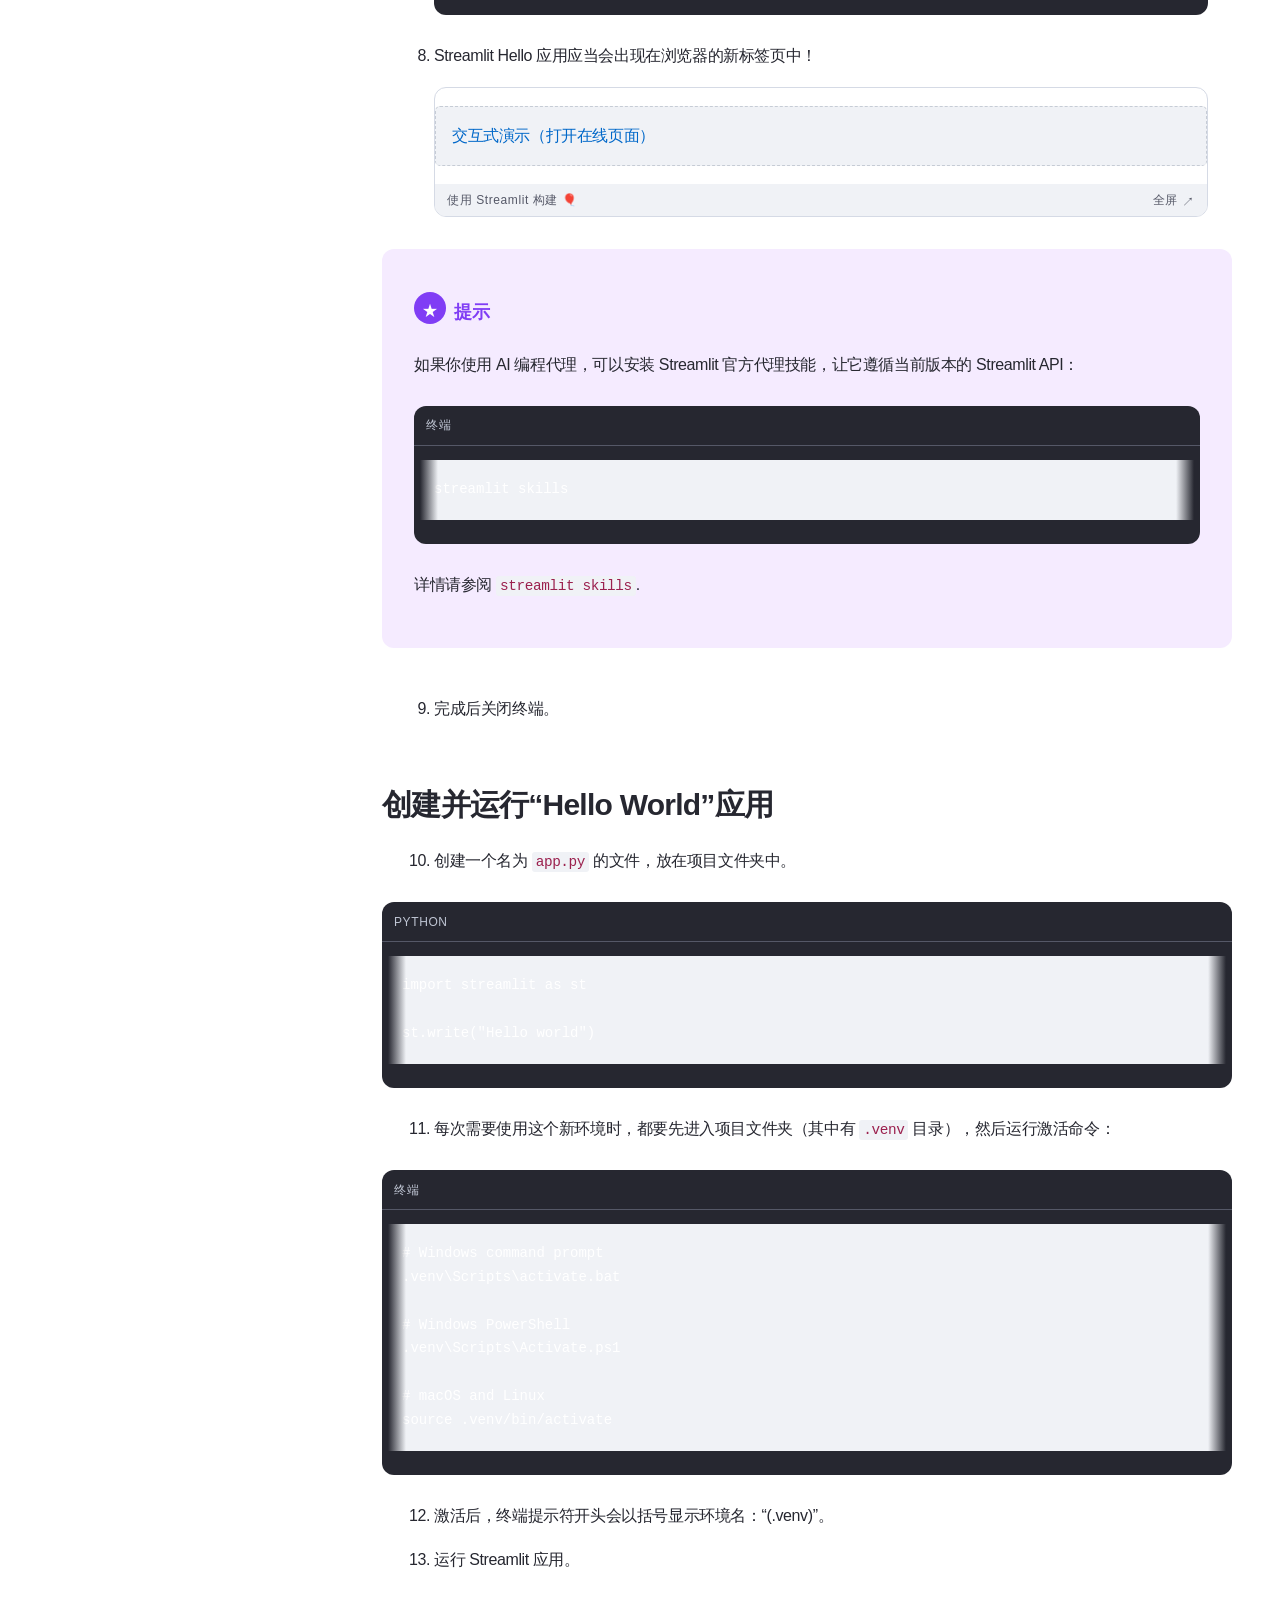
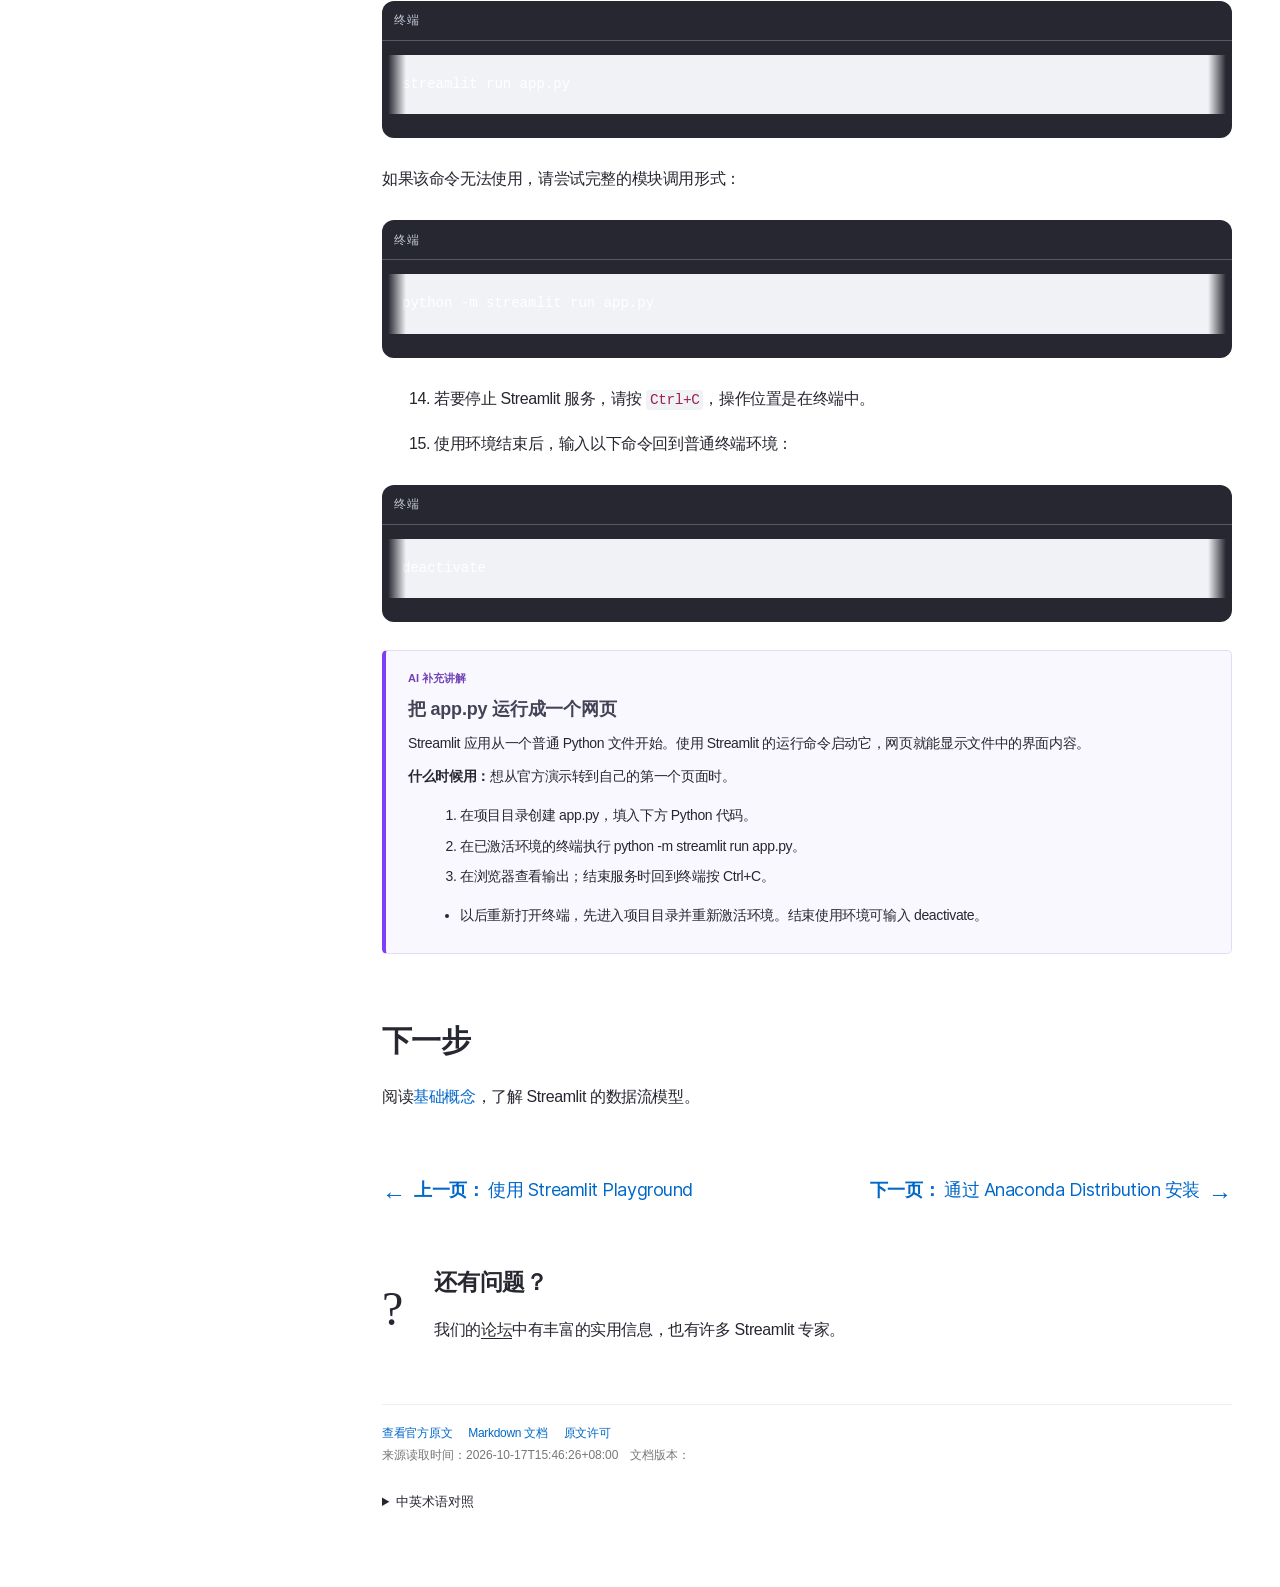
<file: knowledge-cards/docs.streamlit.io/page-10fe4049bc7c.html>
<!doctype html>
<html lang="zh-CN">
<head>
<meta charset="utf-8"><meta name="viewport" content="width=device-width,initial-scale=1">
<title>通过命令行安装 · 中文文档</title>
<style>*,::backdrop,:after,:before{--tw-border-spacing-x:0;--tw-border-spacing-y:0;--tw-translate-x:0;--tw-translate-y:0;--tw-rotate:0;--tw-skew-x:0;--tw-skew-y:0;--tw-scale-x:1;--tw-scale-y:1;--tw-pan-x: ;--tw-pan-y: ;--tw-pinch-zoom: ;--tw-scroll-snap-strictness:proximity;--tw-gradient-from-position: ;--tw-gradient-via-position: ;--tw-gradient-to-position: ;--tw-ordinal: ;--tw-slashed-zero: ;--tw-numeric-figure: ;--tw-numeric-spacing: ;--tw-numeric-fraction: ;--tw-ring-inset: ;--tw-ring-offset-width:0px;--tw-ring-offset-color:#fff;--tw-ring-color:#3b82f680;--tw-ring-offset-shadow:0 0 #0000;--tw-ring-shadow:0 0 #0000;--tw-shadow:0 0 #0000;--tw-shadow-colored:0 0 #0000;--tw-blur: ;--tw-brightness: ;--tw-contrast: ;--tw-grayscale: ;--tw-hue-rotate: ;--tw-invert: ;--tw-saturate: ;--tw-sepia: ;--tw-drop-shadow: ;--tw-backdrop-blur: ;--tw-backdrop-brightness: ;--tw-backdrop-contrast: ;--tw-backdrop-grayscale: ;--tw-backdrop-hue-rotate: ;--tw-backdrop-invert: ;--tw-backdrop-opacity: ;--tw-backdrop-saturate: ;--tw-backdrop-sepia: ;--tw-contain-size: ;--tw-contain-layout: ;--tw-contain-paint: ;--tw-contain-style: }/*
! tailwindcss v3.4.17 | MIT License | https://tailwindcss.com
*/*,:after,:before{box-sizing:border-box;border:0 solid}:after,:before{--tw-content:""}:host,html{line-height:1.5;-webkit-text-size-adjust:100%;tab-size:4;font-family:Inter,ui-sans-serif,system-ui,Helvetica,Arial,sans-serif;font-feature-settings:normal;font-variation-settings:normal;-webkit-tap-highlight-color:transparent}body{margin:0;line-height:inherit}hr{height:0;color:inherit;border-top-width:1px}abbr:where([title]){-webkit-text-decoration:underline dotted;text-decoration:underline dotted}h1,h2,h3,h4,h5,h6{font-size:inherit;font-weight:inherit}a{color:inherit;text-decoration:inherit}b,strong{font-weight:bolder}code,kbd,pre,samp{font-family:Source Code Pro,ui-monospace,SFMono-Regular,Menlo,Monaco,Consolas,Liberation Mono,Courier New,monospace;font-feature-settings:normal;font-variation-settings:normal;font-size:1em}small{font-size:80%}sub,sup{font-size:75%;line-height:0;position:relative;vertical-align:initial}sub{bottom:-.25em}sup{top:-.5em}table{text-indent:0;border-color:inherit;border-collapse:collapse}button,input,optgroup,select,textarea{font-family:inherit;font-feature-settings:inherit;font-variation-settings:inherit;font-size:100%;font-weight:inherit;line-height:inherit;letter-spacing:inherit;color:inherit;margin:0;padding:0}button,select{text-transform:none}button,input:where([type=button]),input:where([type=reset]),input:where([type=submit]){-webkit-appearance:button;background-color:initial;background-image:none}:-moz-focusring{outline:auto}:-moz-ui-invalid{box-shadow:none}progress{vertical-align:initial}::-webkit-inner-spin-button,::-webkit-outer-spin-button{height:auto}[type=search]{-webkit-appearance:textfield;outline-offset:-2px}::-webkit-search-decoration{-webkit-appearance:none}::-webkit-file-upload-button{-webkit-appearance:button;font:inherit}summary{display:list-item}blockquote,dd,dl,figure,h1,h2,h3,h4,h5,h6,hr,p,pre{margin:0}fieldset{margin:0}fieldset,legend{padding:0}menu,ol,ul{list-style:none;margin:0;padding:0}dialog{padding:0}textarea{resize:vertical}input::placeholder,textarea::placeholder{opacity:1;color:#9ca3af}[role=button],button{cursor:pointer}:disabled{cursor:default}audio,canvas,embed,iframe,img,object,svg,video{display:block;vertical-align:middle}img,video{max-width:100%;height:auto}[hidden]:where(:not([hidden=until-found])){display:none}.container{width:100%}@media (min-width:400px){.container{max-width:400px}}@media (min-width:640px){.container{max-width:640px}}@media (min-width:768px){.container{max-width:768px}}@media (min-width:1024px){.container{max-width:1024px}}@media (min-width:1280px){.container{max-width:1280px}}@media (min-width:1448px){.container{max-width:1448px}}@media (min-width:1600px){.container{max-width:1600px}}.visible{visibility:visible}.collapse{visibility:collapse}.absolute{position:absolute}.relative{position:relative}.-top-2{top:-.5rem}.right-\[13px\]{right:13px}.my-4{margin-top:1rem;margin-bottom:1rem}.ml-2{margin-left:.5rem}.block{display:block}.inline{display:inline}.flex{display:flex}.table{display:table}.grid{display:grid}.contents{display:contents}.hidden{display:none}.h-3{height:.75rem}.w-3{width:.75rem}.w-full{width:100%}.flex-1{flex:1 1 0%}.rotate-45{--tw-rotate:45deg}.rotate-45,.transform{transform:translate(var(--tw-translate-x),var(--tw-translate-y)) rotate(var(--tw-rotate)) skewX(var(--tw-skew-x)) skewY(var(--tw-skew-y)) scaleX(var(--tw-scale-x)) scaleY(var(--tw-scale-y))}.resize{resize:both}.flex-row{flex-direction:row}.flex-col{flex-direction:column}.gap-1{gap:.25rem}.gap-16{gap:4rem}.overflow-hidden{overflow:hidden}.rounded-xl{border-radius:.75rem}.border{border-width:1px}.border-gray-40{--tw-border-opacity:1;border-color:rgb(213 218 229/var(--tw-border-opacity,1))}.bg-gray-20{--tw-bg-opacity:1;background-color:rgb(240 242 246/var(--tw-bg-opacity,1))}.bg-orange-10{--tw-bg-opacity:1;background-color:rgb(255 250 232/var(--tw-bg-opacity,1))}.p-0{padding:0}.px-3{padding-left:.75rem;padding-right:.75rem}.py-1{padding-top:.25rem;padding-bottom:.25rem}.text-xs{font-size:.75rem;line-height:1.5rem;letter-spacing:.1em}.lowercase{text-transform:lowercase}.italic{font-style:italic}.tracking-\[0\.05em\]{letter-spacing:.05em}.text-gray-80{--tw-text-opacity:1;color:rgb(85 88 103/var(--tw-text-opacity,1))}.opacity-0{opacity:0}.filter{filter:var(--tw-blur) var(--tw-brightness) var(--tw-contrast) var(--tw-grayscale) var(--tw-hue-rotate) var(--tw-invert) var(--tw-saturate) var(--tw-sepia) var(--tw-drop-shadow)}.transition{transition-property:color,background-color,border-color,text-decoration-color,fill,stroke,opacity,box-shadow,transform,filter,-webkit-backdrop-filter;transition-property:color,background-color,border-color,text-decoration-color,fill,stroke,opacity,box-shadow,transform,filter,backdrop-filter;transition-property:color,background-color,border-color,text-decoration-color,fill,stroke,opacity,box-shadow,transform,filter,backdrop-filter,-webkit-backdrop-filter;transition-timing-function:cubic-bezier(.4,0,.2,1);transition-duration:.15s}.duration-100{transition-duration:.1s}.ease-in-out{transition-timing-function:cubic-bezier(.4,0,.2,1)}html{scroll-padding-top:6rem;overflow-y:auto;overflow-x:hidden}body{background-color:rgb(255 255 255/var(--tw-bg-opacity,1));scroll-margin:3rem}.dark body,body{--tw-bg-opacity:1}.dark body{background-color:rgb(14 17 23/var(--tw-bg-opacity,1))}.sr-only{position:absolute;top:1px;margin:-1px;height:1px;overflow:hidden;white-space:nowrap;border-style:none;padding:0;clip:rect(0,0,0,0)}.hover\:text-gray-70:hover{--tw-text-opacity:1;color:rgb(128 132 149/var(--tw-text-opacity,1))}.hover\:opacity-80:hover{opacity:.8}.group:hover .group-hover\:opacity-100{opacity:1}.dark\:bg-gray-100:is(.dark *){--tw-bg-opacity:1;background-color:rgb(14 17 23/var(--tw-bg-opacity,1))}.ais-InstantSearch .ais-SearchBox{position:sticky;top:0;z-index:10}.ais-InstantSearch .ais-SearchBox-form{position:relative}.ais-InstantSearch .ais-SearchBox-form input{height:4rem;width:100%;border-radius:0;border-bottom-width:1px;--tw-border-opacity:1;border-bottom-color:rgb(213 218 229/var(--tw-border-opacity,1));--tw-bg-opacity:1;background-color:rgb(245 247 249/var(--tw-bg-opacity,1));padding-left:5rem;padding-right:1rem;font-size:1rem;line-height:2rem;--tw-text-opacity:1;color:rgb(38 39 48/var(--tw-text-opacity,1))}.ais-InstantSearch .ais-SearchBox-form input:focus{border-bottom-width:2px;--tw-border-opacity:1;border-bottom-color:rgb(255 164 33/var(--tw-border-opacity,1));outline:2px solid #0000;outline-offset:2px}.ais-InstantSearch .ais-SearchBox-form input:is(.dark *){--tw-border-opacity:1;border-bottom-color:rgb(85 88 103/var(--tw-border-opacity,1));--tw-bg-opacity:1;background-color:rgb(38 39 48/var(--tw-bg-opacity,1));--tw-text-opacity:1;color:rgb(213 218 229/var(--tw-text-opacity,1))}.ais-InstantSearch .ais-SearchBox-form input:focus:is(.dark *){--tw-border-opacity:1;border-bottom-color:rgb(255 164 33/var(--tw-border-opacity,1))}.ais-InstantSearch .ais-SearchBox-form #search-clear,.ais-InstantSearch .ais-SearchBox-form input[type=search i]::-webkit-search-cancel-button{opacity:0}.ais-InstantSearch .ais-SearchBox-form button{position:absolute;top:1rem;bottom:1rem;left:1rem;margin-bottom:0;display:flex;width:2.5rem;align-items:center;justify-content:center;--tw-shadow:0 0 #0000;--tw-shadow-colored:0 0 #0000;box-shadow:var(--tw-ring-offset-shadow,0 0 #0000),var(--tw-ring-shadow,0 0 #0000),var(--tw-shadow)}.ais-InstantSearch .ais-SearchBox-form button svg:is(.dark *){fill:#fff}.ais-InstantSearch .ais-SearchBox-form .ais-SearchBox-reset{left:auto;right:1rem}.ais-InstantSearch .ais-SearchBox-form .ais-SearchBox-reset[hidden]{display:none}.ais-InstantSearch .ais-Snippet{opacity:.8}.ais-InstantSearch .ais-Hits{--tw-bg-opacity:1;background-color:rgb(245 247 249/var(--tw-bg-opacity,1))}.ais-InstantSearch .ais-Hits:is(.dark *){--tw-bg-opacity:1;background-color:rgb(38 39 48/var(--tw-bg-opacity,1))}.ais-InstantSearch .ais-Hits .ais-Hits-list{margin:0;list-style-type:none;padding:0}.ais-InstantSearch .ais-Hits .ais-Hits-list li{margin:0;border-bottom-width:1px;--tw-border-opacity:1;border-bottom-color:rgb(213 218 229/var(--tw-border-opacity,1))}.ais-InstantSearch .ais-Hits .ais-Hits-list li:hover{--tw-bg-opacity:1;background-color:rgb(240 242 246/var(--tw-bg-opacity,1))}.ais-InstantSearch .ais-Hits .ais-Hits-list li:is(.dark *){--tw-border-opacity:1;border-bottom-color:rgb(85 88 103/var(--tw-border-opacity,1))}.ais-InstantSearch .ais-Hits .ais-Hits-list li:hover:is(.dark *){--tw-bg-opacity:1;background-color:rgb(85 88 103/var(--tw-bg-opacity,1))}.ais-Highlight-highlighted,.ais-Snippet-highlighted{border-bottom-width:2px;padding-bottom:.25rem;font-style:normal}.ais-Highlight-highlighted{padding-bottom:0}.mantine-Modal-overlay{background-color:#a6a8b899!important}.mantine-Paper-root{--tw-bg-opacity:1;background-color:rgb(255 255 255/var(--tw-bg-opacity,1))}.mantine-Paper-root:is(.dark *){--tw-bg-opacity:1;background-color:rgb(38 39 48/var(--tw-bg-opacity,1))}.mantine-Modal-header,.mantine-Modal-header h3{border-bottom-width:0;--tw-bg-opacity:1;background-color:rgb(255 255 255/var(--tw-bg-opacity,1));font-weight:400;letter-spacing:.025em;--tw-text-opacity:1;color:rgb(38 39 48/var(--tw-text-opacity,1))}.mantine-Modal-header h3:is(.dark *),.mantine-Modal-header:is(.dark *){--tw-bg-opacity:1;background-color:rgb(38 39 48/var(--tw-bg-opacity,1));--tw-text-opacity:1;color:rgb(213 218 229/var(--tw-text-opacity,1))}.mantine-Modal-header>.mantine-Group-root:first-child .mantine-Image-root{display:none}.mantine-Modal-body,.mantine-Modal-body .mantine-List-item,.mantine-Modal-body .mantine-List-root,.mantine-Modal-body a{--tw-bg-opacity:1;background-color:rgb(255 255 255/var(--tw-bg-opacity,1))}.mantine-Modal-body .mantine-List-item:is(.dark *),.mantine-Modal-body .mantine-List-root:is(.dark *),.mantine-Modal-body a:is(.dark *),.mantine-Modal-body:is(.dark *){--tw-bg-opacity:1;background-color:rgb(38 39 48/var(--tw-bg-opacity,1))}.mantine-Modal-body,.mantine-Modal-body .mantine-List-item,.mantine-Modal-body .mantine-List-root,.mantine-Modal-body a{--tw-text-opacity:1;color:rgb(38 39 48/var(--tw-text-opacity,1))}.mantine-Modal-body .mantine-List-item:is(.dark *),.mantine-Modal-body .mantine-List-root:is(.dark *),.mantine-Modal-body a:is(.dark *),.mantine-Modal-body:is(.dark *){--tw-text-opacity:1;color:rgb(213 218 229/var(--tw-text-opacity,1))}.mantine-Paper-root>.mantine-Modal-body>.mantine-Modal-body>div:first-child>div:first-child:has(.mantine-Text-root){--tw-bg-opacity:1;background-color:rgb(240 242 246/var(--tw-bg-opacity,1))}.mantine-Paper-root>.mantine-Modal-body>.mantine-Modal-body>div:first-child>div:first-child:has(.mantine-Text-root):is(.dark *){--tw-bg-opacity:1;background-color:rgb(85 88 103/var(--tw-bg-opacity,1))}.mantine-Paper-root>.mantine-Modal-body>.mantine-Modal-body>div:first-child>div:first-child .mantine-Text-root{--tw-text-opacity:1;color:rgb(128 132 149/var(--tw-text-opacity,1))}.mantine-Paper-root>.mantine-Modal-body>.mantine-Modal-body>div:first-child>div:first-child .mantine-Text-root:is(.dark *){--tw-text-opacity:1;color:rgb(191 197 211/var(--tw-text-opacity,1))}.mantine-Group-root button{--tw-text-opacity:1;color:rgb(128 132 149/var(--tw-text-opacity,1))}.mantine-Group-root button:hover{--tw-bg-opacity:1;background-color:rgb(240 242 246/var(--tw-bg-opacity,1))}.mantine-Group-root button:hover:is(.dark *){--tw-bg-opacity:1;background-color:rgb(85 88 103/var(--tw-bg-opacity,1))}.mantine-Input-input{--tw-border-opacity:1;border-color:rgb(128 132 149/var(--tw-border-opacity,1));--tw-bg-opacity:1;background-color:rgb(255 255 255/var(--tw-bg-opacity,1));--tw-text-opacity:1;color:rgb(38 39 48/var(--tw-text-opacity,1))}.mantine-Input-input:focus{--tw-border-opacity:1;border-color:rgb(255 164 33/var(--tw-border-opacity,1))}.mantine-Input-input:is(.dark *){--tw-bg-opacity:1;background-color:rgb(38 39 48/var(--tw-bg-opacity,1));--tw-text-opacity:1;color:rgb(213 218 229/var(--tw-text-opacity,1))}.mantine-Input-rightSection>.mantine-Group-root>.mantine-ActionIcon-root{border-style:none!important;--tw-bg-opacity:1!important;background-color:rgb(255 255 255/var(--tw-bg-opacity,1))!important;--tw-text-opacity:1!important;color:rgb(255 164 33/var(--tw-text-opacity,1))!important}.mantine-Input-rightSection>.mantine-Group-root>.mantine-ActionIcon-root:is(.dark *){--tw-bg-opacity:1!important;background-color:rgb(38 39 48/var(--tw-bg-opacity,1))!important}.mantine-Input-rightSection>.mantine-Group-root>.mantine-ActionIcon-root svg{--tw-scale-x:1.5;--tw-scale-y:1.5}.mantine-Input-rightSection>.mantine-Group-root>.mantine-ActionIcon-root svg,.mantine-Input-rightSection>.mantine-Group-root>.mantine-ActionIcon-root svg:hover{transform:translate(var(--tw-translate-x),var(--tw-translate-y)) rotate(var(--tw-rotate)) skewX(var(--tw-skew-x)) skewY(var(--tw-skew-y)) scaleX(var(--tw-scale-x)) scaleY(var(--tw-scale-y))}.mantine-Input-rightSection>.mantine-Group-root>.mantine-ActionIcon-root svg:hover{--tw-scale-x:1.6;--tw-scale-y:1.6}.mantine-Code-root{margin-left:.25rem;margin-right:.25rem;border-radius:.375rem;border-width:1px;--tw-border-opacity:1;border-color:rgb(213 218 229/var(--tw-border-opacity,1));background-color:initial;padding-left:.25rem;padding-right:.25rem;--tw-text-opacity:1;color:rgb(255 75 75/var(--tw-text-opacity,1))}.mantine-Code-root:is(.dark *){--tw-border-opacity:1;border-color:rgb(85 88 103/var(--tw-border-opacity,1))}.mantine-Grid-root .mantine-Grid-col a{--tw-border-opacity:1;border-color:rgb(240 242 246/var(--tw-border-opacity,1));background-color:initial}.mantine-Grid-root .mantine-Grid-col a:is(.dark *){--tw-border-opacity:1;border-color:rgb(85 88 103/var(--tw-border-opacity,1))}.mantine-Grid-root .mantine-Grid-col a:hover{--tw-bg-opacity:1;background-color:rgb(240 242 246/var(--tw-bg-opacity,1))}.mantine-Grid-root .mantine-Grid-col a:hover:is(.dark *){--tw-bg-opacity:1;background-color:rgb(85 88 103/var(--tw-bg-opacity,1))}.mantine-Grid-root .mantine-Grid-col div{--tw-text-opacity:1;color:rgb(38 39 48/var(--tw-text-opacity,1))}.mantine-Grid-root .mantine-Grid-col div:is(.dark *){--tw-text-opacity:1;color:rgb(213 218 229/var(--tw-text-opacity,1))}.mantine-Grid-root .mantine-Grid-col div.mantine-Tooltip-tooltip{--tw-bg-opacity:1;background-color:rgb(85 88 103/var(--tw-bg-opacity,1));--tw-text-opacity:1;color:rgb(191 197 211/var(--tw-text-opacity,1))}.mantine-Grid-root .mantine-Grid-col div.mantine-Tooltip-tooltip:is(.dark *){--tw-bg-opacity:1;background-color:rgb(240 242 246/var(--tw-bg-opacity,1));--tw-text-opacity:1;color:rgb(128 132 149/var(--tw-text-opacity,1))}.mantine-Popover-arrow,.mantine-Popover-dropdown{--tw-bg-opacity:1;background-color:rgb(255 255 255/var(--tw-bg-opacity,1));--tw-text-opacity:1;color:rgb(38 39 48/var(--tw-text-opacity,1))}.mantine-Popover-arrow:is(.dark *),.mantine-Popover-dropdown:is(.dark *){--tw-bg-opacity:1;background-color:rgb(38 39 48/var(--tw-bg-opacity,1));--tw-text-opacity:1;color:rgb(213 218 229/var(--tw-text-opacity,1))}.mantine-Popover-dropdown .mantine-Button-root{--tw-text-opacity:1;color:rgb(255 255 255/var(--tw-text-opacity,1))}.mantine-Popover-dropdown h5{--tw-text-opacity:1;color:rgb(38 39 48/var(--tw-text-opacity,1))}.mantine-Popover-dropdown h5:is(.dark *){--tw-text-opacity:1;color:rgb(213 218 229/var(--tw-text-opacity,1))}.mantine-Checkbox-input{--tw-border-opacity:1;border-color:rgb(128 132 149/var(--tw-border-opacity,1));--tw-bg-opacity:1;background-color:rgb(240 242 246/var(--tw-bg-opacity,1))}.mantine-Checkbox-input:is(.dark *){--tw-bg-opacity:1;background-color:rgb(85 88 103/var(--tw-bg-opacity,1))}.mantine-Checkbox-label{--tw-text-opacity:1;color:rgb(38 39 48/var(--tw-text-opacity,1))}.mantine-Checkbox-label:is(.dark *){--tw-text-opacity:1;color:rgb(213 218 229/var(--tw-text-opacity,1))}.mantine-Paper-root>.mantine-Modal-body>.mantine-Modal-body>div:last-child,.mantine-Paper-root>.mantine-Modal-body>.mantine-Modal-body>div:last-child a{--tw-text-opacity:1;color:rgb(128 132 149/var(--tw-text-opacity,1))}.mantine-Button-icon:has(.tabler-icon-player-stop){display:none}.mantine-Button-root:has(.tabler-icon-player-stop){padding:0 1rem}.material-icons,i{display:inline-block;white-space:nowrap;font-size:1.5rem;line-height:2.5rem;font-weight:400;font-style:normal;line-height:1;letter-spacing:0;text-decoration-line:none;word-wrap:normal;direction:ltr;-webkit-font-feature-settings:"liga";-webkit-font-smoothing:antialiased}h1{font-size:3rem;line-height:1;letter-spacing:-.025em}h2{font-size:1.5rem;line-height:2.5rem;letter-spacing:-.0125em}@media (min-width:1024px){h2{font-size:2.25rem;line-height:2.5rem;letter-spacing:-.025em}}h3{font-size:1.5rem;line-height:2.5rem;letter-spacing:-.0125em}h4{font-size:1.25rem}h4,h5{line-height:2rem}h5{font-size:1.125rem}h6{font-size:1rem;line-height:2rem}h1,h2{margin-bottom:1.25rem;font-weight:700;line-height:1.25;letter-spacing:-.025em}h2,h4,h5,h6{margin-top:3rem;line-height:1.5}h3{margin-top:2rem}h1:is(.dark *),h2:is(.dark *),h3:is(.dark *),h4:is(.dark *),h5:is(.dark *),h6:is(.dark *){--tw-text-opacity:1;color:rgb(213 218 229/var(--tw-text-opacity,1))}h1:first-child,h2:first-child,h3:first-child,h4:first-child,h5:first-child,h6:first-child{margin-top:0}a,li,p{line-height:1.625;letter-spacing:-.025em}p{margin-bottom:1rem;overflow-wrap:break-word;color:rgb(38 39 48/var(--tw-text-opacity,1))}p,p:is(.dark *){--tw-text-opacity:1}p:is(.dark *){color:rgb(213 218 229/var(--tw-text-opacity,1))}summary{margin-bottom:1rem;--tw-text-opacity:1;color:rgb(38 39 48/var(--tw-text-opacity,1))}summary:is(.dark *){--tw-text-opacity:1;color:rgb(213 218 229/var(--tw-text-opacity,1))}sup a{text-decoration-line:underline}sup a:hover{text-decoration-line:none}sup a:is(.dark *){--tw-text-opacity:1;color:rgb(213 218 229/var(--tw-text-opacity,1))}li p:only-child,p:last-child{margin-bottom:0}.code{overflow-wrap:break-word;font-family:Source Code Pro,ui-monospace,SFMono-Regular,Menlo,Monaco,Consolas,Liberation Mono,Courier New,monospace;font-weight:400}.bold,strong{font-weight:700}.bold:is(.dark *),strong:is(.dark *){font-weight:800}ol+p,ul+p{margin-top:2rem}a:focus,a:focus-visible,button:focus,button:focus-visible{outline-width:2px;outline-color:#d5dae5}li>a>code,li>code,p code,tt.docutils.literal{overflow-wrap:break-word;border-radius:.25rem;padding-left:.25rem;padding-right:.25rem;background-color:#09ab3b0d;--tw-text-opacity:1;color:rgb(9 171 59/var(--tw-text-opacity,1))}li>a>code:is(.dark *),li>code:is(.dark *),p code:is(.dark *),tt.docutils.literal:is(.dark *){background-color:#5ce4881a;--tw-text-opacity:1;color:rgb(92 228 136/var(--tw-text-opacity,1))}li>a>code,li>code,p code,tt.docutils.literal{font-size:1rem;line-height:2rem;font-family:Source Code Pro,ui-monospace,SFMono-Regular,Menlo,Monaco,Consolas,Liberation Mono,Courier New,monospace;line-height:inherit}div.code-desc{margin-bottom:1rem;--tw-text-opacity:1;color:rgb(38 39 48/var(--tw-text-opacity,1))}div.code-desc:is(.dark *){--tw-text-opacity:1;color:rgb(213 218 229/var(--tw-text-opacity,1))}ol,ul{margin:1rem 1.5rem 0;padding:0;--tw-text-opacity:1;color:rgb(38 39 48/var(--tw-text-opacity,1))}ol:is(.dark *),ul:is(.dark *){--tw-text-opacity:1;color:rgb(213 218 229/var(--tw-text-opacity,1))}ol li,ul li{margin-bottom:1rem}ol{list-style-type:decimal}ol ol{list-style-type:lower-roman}ul{list-style-type:disc}ul ul{list-style:circle}ul ul ul{list-style-type:disc}ul ul ul ul{list-style:circle}ol+ol,ol+ul,ul+ol,ul+ul{margin-top:1rem}#content-container table:not(.full-width){width:100%;border-collapse:collapse}#content-container table:not(.full-width) tr td,#content-container table:not(.full-width) tr th{border-top-width:1px;--tw-border-opacity:1;border-top-color:rgb(240 242 246/var(--tw-border-opacity,1));padding-top:.75rem;padding-bottom:.75rem;font-size:.875rem;line-height:1.75rem;line-height:2;letter-spacing:0;--tw-text-opacity:1;color:rgb(38 39 48/var(--tw-text-opacity,1))}#content-container table:not(.full-width) tr td:is(.dark *),#content-container table:not(.full-width) tr th:is(.dark *){--tw-text-opacity:1;color:rgb(213 218 229/var(--tw-text-opacity,1))}#content-container table:not(.full-width) tr td tt,#content-container table:not(.full-width) tr th tt{font-size:.875rem;line-height:1.75rem;letter-spacing:.05em}#content-container table:not(.full-width) caption{padding-bottom:.75rem;text-align:left;line-height:1.625;letter-spacing:-.025em;--tw-text-opacity:1;color:rgb(38 39 48/var(--tw-text-opacity,1))}#content-container table:not(.full-width) caption:is(.dark *){--tw-text-opacity:1;color:rgb(213 218 229/var(--tw-text-opacity,1))}#content-container table:not(.full-width) tr td a,#content-container table:not(.full-width) tr th a{text-decoration-line:underline}#content-container table:not(.full-width) tr td a:hover,#content-container table:not(.full-width) tr th a:hover{text-decoration-line:none}@supports(scrollbar-color:#000 #111){*{scrollbar-width:thin;scrollbar-color:#0000 #0000}:hover{scrollbar-color:#d5dae5 #0000}.dark :hover,.dark:hover{scrollbar-color:#808495 #0000}}@supports not (scrollbar-color:#000 #111){::-webkit-scrollbar{height:.5rem;width:.5rem;background-color:initial}::-webkit-scrollbar-thumb{border-radius:9999px}:hover::-webkit-scrollbar-thumb{background-color:rgb(191 197 211/var(--tw-bg-opacity,1));--tw-bg-opacity:0.7}::-webkit-scrollbar-thumb:hover,:hover::-webkit-scrollbar-thumb:hover{background-color:rgb(191 197 211/var(--tw-bg-opacity,1));--tw-bg-opacity:1}::-webkit-scrollbar-thumb:active,:hover::-webkit-scrollbar-thumb:active{background-color:rgb(128 132 149/var(--tw-bg-opacity,1));--tw-bg-opacity:1}}div.admonition{margin-top:2rem;margin-bottom:3rem;border-radius:.75rem;padding:1rem}div.admonition p.first.admonition-title{font-size:1.125rem;line-height:2rem;font-weight:700}div.admonition.note{--tw-bg-opacity:1;background-color:rgb(224 254 255/var(--tw-bg-opacity,1))}div.admonition.note:is(.dark *){background-color:#15799e4d}div.admonition.note p.first.admonition-title{--tw-text-opacity:1;color:rgb(0 164 212/var(--tw-text-opacity,1))}div.admonition.note p.first.admonition-title:is(.dark *){--tw-text-opacity:1;color:rgb(36 212 255/var(--tw-text-opacity,1))}div.admonition.tip{--tw-bg-opacity:1;background-color:rgb(245 235 255/var(--tw-bg-opacity,1))}div.admonition.tip:is(.dark *){--tw-bg-opacity:1;background-color:rgb(63 49 99/var(--tw-bg-opacity,1))}div.admonition.tip p.first.admonition-title{--tw-text-opacity:1;color:rgb(128 61 245/var(--tw-text-opacity,1))}div.admonition.important{--tw-bg-opacity:1;background-color:rgb(255 250 232/var(--tw-bg-opacity,1))}div.admonition.important:is(.dark *){background-color:#d95a004d}div.admonition.important p.first.admonition-title{--tw-text-opacity:1;color:rgb(255 164 33/var(--tw-text-opacity,1))}div.admonition.warning{--tw-bg-opacity:1;background-color:rgb(255 250 232/var(--tw-bg-opacity,1))}div.admonition.warning:is(.dark *){background-color:#d95a004d}div.admonition.warning p.first.admonition-title{--tw-text-opacity:1;color:rgb(255 164 33/var(--tw-text-opacity,1))}#onetrust-banner-sdk{left:max(.5rem,(100vw - 640px)/2)!important;right:max(.5rem,(100vw - 640px)/2)!important;bottom:.5rem!important;-webkit-backdrop-filter:blur(10px)!important;backdrop-filter:blur(10px)!important;background:hsla(0,0%,100%,.867)!important;box-shadow:0 0 #0000,0 0 #0000,0 10px 15px -3px #0000001a,0 4px 6px -4px #0000001a!important;border:1px solid #e6eaf1!important;border-radius:.5rem!important;padding:2rem 1rem!important;outline:none!important;max-width:640px!important}#onetrust-banner-sdk .ot-sdk-container{width:100%!important;padding:0!important}#onetrust-group-container{width:100%!important}#onetrust-banner-sdk #onetrust-policy{margin:0 0 1rem!important}#onetrust-consent-sdk #onetrust-policy-text{font-size:1rem!important;line-height:1.625!important;color:#262730!important}#onetrust-consent-sdk #onetrust-banner-sdk .ot-link-btn,#onetrust-consent-sdk #onetrust-banner-sdk a[href],#onetrust-consent-sdk #onetrust-banner-sdk a[href] font{font-weight:400!important;text-decoration:underline!important;margin:0!important}#onetrust-banner-sdk #onetrust-button-group{display:flex!important;flex-direction:column!important;margin-top:0!important;width:100%!important}#onetrust-banner-sdk #onetrust-button-group-parent{position:static!important;transform:none!important;width:100%!important;padding:0!important}#onetrust-banner-sdk #onetrust-reject-all-handler,#onetrust-consent-sdk #onetrust-accept-btn-handler,#onetrust-consent-sdk #onetrust-pc-btn-handler{padding-top:.5rem!important;padding-bottom:.5rem!important;border:1px solid #262730!important;border-radius:.25rem!important;font-size:1rem!important;line-height:1.5rem!important;font-weight:400!important;width:100%!important;margin:0 0 .5rem!important}#onetrust-consent-sdk #onetrust-pc-btn-handler{order:1!important;margin:0!important;border:0!important;background:#0000!important}#onetrust-consent-sdk #onetrust-pc-btn-handler:focus{outline:none!important}#onetrust-consent-sdk #onetrust-accept-btn-handler{background-color:#262730!important;color:#fff!important}#onetrust-banner-sdk #onetrust-reject-all-handler{background-color:#0000!important}@media(min-width:640px){#onetrust-banner-sdk{padding:2rem!important}}@media(min-width:768px){#onetrust-banner-sdk{max-width:768px!important;left:max(.5rem,(100vw - 768px)/2)!important;right:max(.5rem,(100vw - 768px)/2)!important}}@media(min-width:1024px){#onetrust-banner-sdk{max-width:1024px!important;left:max(1rem,(100vw - 1024px)/2)!important;right:max(1rem,(100vw - 1024px)/2)!important}#onetrust-banner-sdk #onetrust-button-group{display:flex!important;flex-direction:row!important;justify-content:flex-end!important;gap:1rem!important}#onetrust-banner-sdk #onetrust-reject-all-handler,#onetrust-consent-sdk #onetrust-accept-btn-handler,#onetrust-consent-sdk #onetrust-pc-btn-handler{width:auto!important;min-width:0!important;margin:0!important}#onetrust-consent-sdk #onetrust-pc-btn-handler{order:0!important}}@media(min-width:1280px){#onetrust-banner-sdk{max-width:1280px!important;left:max(1rem,(100vw - 1280px)/2)!important;right:max(1rem,(100vw - 1280px)/2)!important}#onetrust-banner-sdk .ot-sdk-row{display:flex!important;flex-direction:column!important;align-items:flex-end!important;gap:1rem!important}#onetrust-banner-sdk #onetrust-policy{margin:0!important}#onetrust-banner-sdk #onetrust-group-container{flex:1 1 0%!important}#onetrust-banner-sdk #onetrust-button-group-parent{width:auto!important;margin:0!important}#onetrust-banner-sdk .ot-sdk-container:after,#onetrust-banner-sdk .ot-sdk-row:after{content:none!important}}:root{--syntax-operator:#faca2b;--syntax-decorator:#faca2b;--syntax-keyword:#60b4ff;--syntax-builtin:#24d4ff;--syntax-string:#a6dcff;--syntax-number:#7defa1;--syntax-boolean:#7defa1;--syntax-function:#ff6c6c;--syntax-punctuation:#a3a8b8;--syntax-comment:#a3a8b8;--syntax-tag:#ff6c6c;--syntax-attr-name:#24d4ff;--syntax-attr-value:#a6dcff;--syntax-entity:#7defa1;--syntax-property:#24d4ff;--syntax-selector:#ff6c6c;--syntax-rule:#60b4ff;--syntax-atrule:#60b4ff;--syntax-url:#a6dcff;--syntax-variable:#faca2b;--syntax-class-name:#24d4ff;--syntax-constant:#7defa1;--syntax-symbol:#faca2b;--syntax-important:#ff6c6c;--syntax-regex:#7defa1;--syntax-namespace:#24d4ff;--syntax-char:#a6dcff;--syntax-interpolation:#faca2b;--syntax-annotation:#ff6c6c;--syntax-generic:#a3a8b8;--syntax-script:#a3a8b8;--syntax-plain-text:#fff;--syntax-prolog:#a3a8b8;--syntax-doctype:#a3a8b8;--syntax-cdata:#a3a8b8;--syntax-deleted:#ff4b4b;--syntax-inserted:#21c354}html.light .code-light{--syntax-operator:#edbb16;--syntax-decorator:#dea816;--syntax-keyword:#1c83e1;--syntax-builtin:#00a4d4;--syntax-string:#09ab3b;--syntax-number:#d61111;--syntax-boolean:#3dd56d;--syntax-function:#ff6c6c;--syntax-punctuation:#a3a8b8;--syntax-comment:#a3a8b8;--syntax-tag:#ff4b4b;--syntax-attr-name:#00a4d4;--syntax-attr-value:#09ab3b;--syntax-entity:#21c354;--syntax-property:#00a4d4;--syntax-selector:#ff4b4b;--syntax-rule:#0068c9;--syntax-atrule:#0068c9;--syntax-url:#09ab3b;--syntax-variable:#ff8700;--syntax-class-name:#00a4d4;--syntax-constant:#21c354;--syntax-symbol:#ff8700;--syntax-important:#ff4b4b;--syntax-regex:#21c354;--syntax-namespace:#00a4d4;--syntax-char:#09ab3b;--syntax-interpolation:#ff8700;--syntax-annotation:#ff4b4b;--syntax-generic:#808495;--syntax-script:#808495;--syntax-plain-text:#262730;--syntax-prolog:#808495;--syntax-doctype:#808495;--syntax-cdata:#808495;--syntax-deleted:#ff4b4b;--syntax-inserted:#21c354}code .operator,pre code .operator{color:var(--syntax-operator)!important}code .decorator,code .decorator.annotation.punctuation,pre code .decorator,pre code .decorator.annotation.punctuation{color:var(--syntax-decorator)!important}code .keyword,pre code .keyword{color:var(--syntax-keyword)!important}code .builtin,pre code .builtin{color:var(--syntax-builtin)!important}code .string,pre code .string{color:var(--syntax-string)!important}code .boolean,code .number,pre code .boolean,pre code .number{color:var(--syntax-number)!important}code .function,pre code .function{color:var(--syntax-function)!important;font-weight:600!important}code .punctuation,pre code .punctuation{color:var(--syntax-punctuation)!important}code .comment,pre code .comment{color:var(--syntax-comment)!important;font-style:italic!important;font-weight:400!important}code .tag,pre code .tag{color:var(--syntax-tag)!important}code .attr-name,pre code .attr-name{color:var(--syntax-attr-name)!important}code .attr-value,pre code .attr-value{color:var(--syntax-attr-value)!important}code .entity,pre code .entity{color:var(--syntax-entity)!important}code .property,pre code .property{color:var(--syntax-property)!important}code .selector,pre code .selector{color:var(--syntax-selector)!important}code .rule,pre code .rule{color:var(--syntax-rule)!important}code .atrule,pre code .atrule{color:var(--syntax-atrule)!important}code .url,pre code .url{color:var(--syntax-url)!important}code .variable,pre code .variable{color:var(--syntax-variable)!important}code .class-name,pre code .class-name{color:var(--syntax-class-name)!important}code .constant,pre code .constant{color:var(--syntax-constant)!important}code .symbol,pre code .symbol{color:var(--syntax-symbol)!important}code .important,pre code .important{color:var(--syntax-important)!important;font-weight:700!important}code .regex,pre code .regex{color:var(--syntax-regex)!important}code .namespace,pre code .namespace{color:var(--syntax-namespace)!important}code .char,pre code .char{color:var(--syntax-char)!important}code .interpolation,pre code .interpolation{color:var(--syntax-interpolation)!important}code .annotation,pre code .annotation{color:var(--syntax-annotation)!important}code .generic,pre code .generic{color:var(--syntax-generic)!important}code .script,pre code .script{color:var(--syntax-script)!important}code .plain-text,pre code .plain-text{color:var(--syntax-plain-text)!important}code .cdata,code .doctype,code .prolog,pre code .cdata,pre code .doctype,pre code .prolog{color:var(--syntax-prolog)!important;font-style:italic!important}code .deleted:not(.prefix),pre code .deleted:not(.prefix){color:var(--syntax-deleted)!important;background-color:#ff4b4b33!important}code .inserted:not(.prefix),pre code .inserted:not(.prefix){color:var(--syntax-inserted)!important;background-color:#21c35433!important}code[class*=language-diff-]{display:block;overflow:visible!important;max-width:none!important;width:max-content;min-width:100%}code[class*=language-diff-]>.token.deleted:not(.prefix),code[class*=language-diff-]>.token.inserted:not(.prefix),code[class*=language-diff-]>.token.unchanged:not(.prefix){display:block}code[class*=language-diff-] .token.prefix{display:none}.diff-markers{display:flex;flex-direction:column;z-index:25}.diff-markers span{display:block}.diff-marker-insert{color:var(--syntax-inserted)}.diff-marker-delete{color:var(--syntax-deleted)}code .table,pre code .table{display:inline!important}@media print{#content-container .helpful_FormContainer__aXrIB,#documentation .arrowLink_Container__GdJWF,#documentation .psa_Container___KGYF,footer,header,iframe{display:none}*{-webkit-print-color-adjust:exact}}@font-face{font-family:Inter;font-style:normal;font-weight:400;font-display:swap;src:url("assets/416a12e79a748ea8.woff2") format("woff2"),url("assets/4788e390385a08b5.woff") format("woff")}@font-face{font-family:Inter;font-style:italic;font-weight:400;font-display:swap;src:url("assets/dc798153cc30825c.woff2") format("woff2"),url("assets/68d4643052cbdf37.woff") format("woff")}@font-face{font-family:Inter;font-style:normal;font-weight:600;font-display:swap;src:url("assets/3a847d4562151148.woff2") format("woff2"),url("assets/ebefc6de5cbe05da.woff") format("woff")}@font-face{font-family:Inter;font-style:italic;font-weight:600;font-display:swap;src:url("assets/0a9f49cc4ca33684.woff2") format("woff2"),url("assets/4cd904ad989bc9d0.woff") format("woff")}@font-face{font-family:Inter;font-style:normal;font-weight:700;font-display:swap;src:url("assets/3a76d02e63d3d082.woff2") format("woff2"),url("assets/a78a44a2e5cfa24b.woff") format("woff")}@font-face{font-family:Inter;font-style:italic;font-weight:700;font-display:swap;src:url("assets/6051e52a0cf6d52a.woff2") format("woff2"),url("assets/52ebf67e42f1ca8d.woff") format("woff")}@font-face{font-family:Inter;font-style:normal;font-weight:800;font-display:swap;src:url("assets/763899a1b19746de.woff2") format("woff2"),url("assets/5550fe058f604650.woff") format("woff")}@font-face{font-family:Inter;font-style:italic;font-weight:800;font-display:swap;src:url("assets/a4482066a0848c77.woff2") format("woff2"),url("assets/8580e059a4aa0a65.woff") format("woff")}@font-face{font-family:Source Code Pro;src:url("assets/620b913c403b6b39.woff2") format("woff2"),url("assets/ff6331989b5c5f61.woff") format("woff");font-weight:700;font-style:normal}@font-face{font-family:Source Code Pro;src:url("assets/2acfef0229601d33.woff2") format("woff2"),url("assets/868fa43c9ab9122c.woff") format("woff");font-weight:700;font-style:italic}@font-face{font-family:Source Code Pro;src:url("assets/e75de2fac1cabf55.woff2") format("woff2"),url("assets/2b80d36518d6e736.woff") format("woff");font-weight:400;font-style:italic}@font-face{font-family:Source Code Pro;src:url("assets/0354e9c659f2d4a0.woff2") format("woff2"),url("assets/460471a12f4a0044.woff") format("woff");font-weight:300;font-style:normal}@font-face{font-family:Source Code Pro;src:url("assets/ac79642470501ee5.woff2") format("woff2"),url("assets/12a1759e170417bc.woff") format("woff");font-weight:300;font-style:italic}@font-face{font-family:Source Code Pro;src:url("assets/a0db4bb30326ce18.woff2") format("woff2"),url("assets/bbbbd7b32ae0a600.woff") format("woff");font-weight:500;font-style:normal}@font-face{font-family:Source Code Pro;src:url("assets/177e532832b157ff.woff2") format("woff2"),url("assets/9d8f04b2ffa3b1f7.woff") format("woff");font-weight:500;font-style:italic}@font-face{font-family:Source Code Pro;src:url("assets/43e5a80df569bb41.woff2") format("woff2"),url("assets/ab4e71c3c5d8b253.woff") format("woff");font-weight:400;font-style:normal}@font-face{font-family:Material Icons;src:url("assets/c60f05d86bee22b0.woff2") format("woff2")}.material-icons,i{font-family:Material Icons}
.mobileNav_MobileNav__81nfM{position:relative;margin-bottom:0;display:flex;height:2rem;width:2rem;align-items:center;justify-content:center;border-radius:.375rem;--tw-bg-opacity:1!important;background-color:rgb(240 242 246/var(--tw-bg-opacity,1))!important}.dark .mobileNav_MobileNav__81nfM{--tw-bg-opacity:1!important;background-color:rgb(38 39 48/var(--tw-bg-opacity,1))!important}.mobileNav_Icon__mZK6G{transition-property:all;transition-timing-function:cubic-bezier(.4,0,.2,1);transition-duration:.15s}.dark .mobileNav_Icon__mZK6G{--tw-text-opacity:1;color:rgb(213 218 229/var(--tw-text-opacity,1))}.versionSelector_Container__961ej{z-index:50;margin-bottom:1rem;display:flex;align-items:center;gap:.5rem;position:sticky;top:.5rem;width:fit-content;align-self:flex-start;display:none}@media (min-width:1024px){.versionSelector_Container__961ej{display:flex}}.versionSelector_Prefix__BuVzJ{font-size:.875rem;line-height:1.75rem;letter-spacing:-.025em;--tw-text-opacity:1;color:rgb(128 132 149/var(--tw-text-opacity,1))}.versionSelector_DropdownWrapper__o3SNh{position:relative}.versionSelector_DropdownButton__Huz_2{position:relative;display:flex;height:2rem;cursor:pointer;align-items:center;gap:.375rem;border-radius:.375rem;border-style:none;--tw-bg-opacity:1;background-color:rgb(240 242 246/var(--tw-bg-opacity,1));padding-left:.75rem;padding-right:.5rem;text-align:left}.dark .versionSelector_DropdownButton__Huz_2{--tw-bg-opacity:1;background-color:rgb(38 39 48/var(--tw-bg-opacity,1))}.versionSelector_SelectedValue__8NKOb{white-space:nowrap;font-size:.875rem;line-height:1.75rem;letter-spacing:.05em;font-weight:500;line-height:1;--tw-text-opacity:1;color:rgb(38 39 48/var(--tw-text-opacity,1))}.dark .versionSelector_SelectedValue__8NKOb{--tw-text-opacity:1;color:rgb(213 218 229/var(--tw-text-opacity,1))}.versionSelector_VersionLabelFull__r_rSG{display:none}@media (min-width:400px){.versionSelector_VersionLabelFull__r_rSG{display:inline}}.versionSelector_VersionLabelShort__5q2ZF{display:inline}@media (min-width:400px){.versionSelector_VersionLabelShort__5q2ZF{display:none}}.versionSelector_Arrow__Hhnlq{margin-left:.125rem;font-size:1.125rem;line-height:2rem;--tw-text-opacity:1;color:rgb(128 132 149/var(--tw-text-opacity,1));transition-property:transform;transition-timing-function:cubic-bezier(.4,0,.2,1);transition-duration:.15s}.dark .versionSelector_Arrow__Hhnlq{--tw-text-opacity:1;color:rgb(191 197 211/var(--tw-text-opacity,1))}.versionSelector_ArrowOpen__2zQZp{--tw-rotate:180deg;transform:translate(var(--tw-translate-x),var(--tw-translate-y)) rotate(var(--tw-rotate)) skewX(var(--tw-skew-x)) skewY(var(--tw-skew-y)) scaleX(var(--tw-scale-x)) scaleY(var(--tw-scale-y))}.versionSelector_DropdownMenu__rTdJW{position:absolute;top:100%;left:0;z-index:50;margin:.25rem 0 0;min-width:100%;list-style-type:none;border-radius:.375rem;max-height:60vh;overflow-y:auto;border-style:none;--tw-bg-opacity:1;background-color:rgb(255 255 255/var(--tw-bg-opacity,1));padding-top:.375rem;padding-bottom:.375rem;--tw-shadow:0 4px 12px #00000026;--tw-shadow-colored:0 4px 12px var(--tw-shadow-color)}.dark .versionSelector_DropdownMenu__rTdJW,.versionSelector_DropdownMenu__rTdJW{box-shadow:var(--tw-ring-offset-shadow,0 0 #0000),var(--tw-ring-shadow,0 0 #0000),var(--tw-shadow)}.dark .versionSelector_DropdownMenu__rTdJW{border-width:1px;--tw-border-opacity:1;border-color:rgb(85 88 103/var(--tw-border-opacity,1));--tw-bg-opacity:1;background-color:rgb(14 17 23/var(--tw-bg-opacity,1));--tw-shadow:0 0 #0000;--tw-shadow-colored:0 0 #0000}.versionSelector_DropdownItem__tLPvv{cursor:pointer;padding-left:.75rem;padding-right:.5rem;padding-top:.2rem;font-size:.875rem;line-height:1.75rem;letter-spacing:.05em;--tw-text-opacity:1;color:rgb(38 39 48/var(--tw-text-opacity,1));margin-bottom:.25rem;display:flex;align-items:center;justify-content:space-between;gap:.5rem;white-space:nowrap}.versionSelector_DropdownItem__tLPvv:hover{--tw-bg-opacity:1;background-color:rgb(240 242 246/var(--tw-bg-opacity,1))}.versionSelector_DropdownItem__tLPvv:focus{outline-width:2px;outline-color:#d5dae5}.dark .versionSelector_DropdownItem__tLPvv{--tw-text-opacity:1;color:rgb(213 218 229/var(--tw-text-opacity,1))}.dark .versionSelector_DropdownItem__tLPvv:hover{--tw-bg-opacity:1;background-color:rgb(38 39 48/var(--tw-bg-opacity,1))}.versionSelector_DropdownItemSelected__DaJtv{font-weight:500}.versionSelector_CheckIcon__vwmYS{font-size:1rem;line-height:2rem;line-height:1;--tw-text-opacity:1;color:rgb(128 132 149/var(--tw-text-opacity,1))}.dark .versionSelector_CheckIcon__vwmYS{--tw-text-opacity:1;color:rgb(191 197 211/var(--tw-text-opacity,1))}.versionSelector_OldVersion__bLdkl .versionSelector_DropdownButton__Huz_2{--tw-bg-opacity:1;background-color:rgb(255 250 232/var(--tw-bg-opacity,1))}.dark .versionSelector_OldVersion__bLdkl .versionSelector_DropdownButton__Huz_2{background-color:#d95a004d}.dark .versionSelector_OldVersionText__LNJ4U,.versionSelector_OldVersionText__LNJ4U,.versionSelector_OldVersion__bLdkl .versionSelector_Arrow__Hhnlq{--tw-text-opacity:1;color:rgb(255 164 33/var(--tw-text-opacity,1))}.versionSelector_WarningIcon__5OfZi{
  /* !text-white overrides header icon color rule */height:1rem;width:1rem;flex-shrink:0;border-radius:9999px;--tw-bg-opacity:1;background-color:rgb(255 164 33/var(--tw-bg-opacity,1));font-size:.75rem;line-height:1.5rem;letter-spacing:.1em;display:flex;align-items:center;justify-content:center;padding-left:1px;line-height:1;--tw-text-opacity:1!important;color:rgb(255 255 255/var(--tw-text-opacity,1))!important}.versionSelector_MobileContainer__mG_YU{margin-right:1rem;display:flex;align-items:center;gap:.5rem}@media (min-width:1024px){.versionSelector_MobileContainer__mG_YU{display:none}}.versionSelector_MobileContainer__mG_YU .versionSelector_Prefix__BuVzJ{display:none}.header_Container__HqLwQ{position:relative;z-index:30;width:100%;--tw-bg-opacity:1!important;background-color:rgb(255 255 255/var(--tw-bg-opacity,1))!important}.header_stickyContainer__BJcmG{position:fixed;top:0;height:3rem}.header_stickyContainer__BJcmG:after{content:"";pointer-events:none;position:absolute;left:0;right:0;height:1.5rem;top:100%;background:linear-gradient(180deg,#fff,#0000)}.header_standardContainer__ogw62{height:6rem}.dark .header_Container__HqLwQ{--tw-bg-opacity:1!important;background-color:rgb(14 17 23/var(--tw-bg-opacity,1))!important}.dark .header_stickyContainer__BJcmG:after{background:linear-gradient(180deg,#0e1117,#0000)}.header_Navigation__EVpxH{width:100%}@media (min-width:400px){.header_Navigation__EVpxH{max-width:400px}}@media (min-width:640px){.header_Navigation__EVpxH{max-width:640px}}@media (min-width:768px){.header_Navigation__EVpxH{max-width:768px}}@media (min-width:1024px){.header_Navigation__EVpxH{max-width:1024px}}@media (min-width:1280px){.header_Navigation__EVpxH{max-width:1280px}}@media (min-width:1448px){.header_Navigation__EVpxH{max-width:1448px}}@media (min-width:1600px){.header_Navigation__EVpxH{max-width:1600px}}.header_Navigation__EVpxH{position:relative;left:auto;margin-left:auto;margin-right:auto;display:flex;height:100%;align-items:center;justify-content:space-between;padding-left:.5rem;padding-right:.5rem;transition-property:all;transition-timing-function:cubic-bezier(.4,0,.2,1);transition-duration:.15s}@media (min-width:1280px){.header_Navigation__EVpxH{padding-left:1rem;padding-right:1rem}}.header_LogoContainer__FHkVy{margin:0 1rem 0 0;display:flex;align-items:center;gap:1rem;font-size:1rem;line-height:2rem;letter-spacing:-.025em}.header_LogoContainer__FHkVy:hover{opacity:.7}@media (min-width:768px){.header_LogoContainer__FHkVy{margin-left:0}}@media (min-width:1024px){.header_LogoContainer__FHkVy{margin-left:.5rem}}@media (min-width:1280px){.header_LogoContainer__FHkVy{margin-left:-.25rem}}.header_LogoText__Lw8pf{position:relative;top:1px;margin:0 1rem 0 0;display:none;font-size:1.125rem;line-height:2rem;font-weight:400}@media (min-width:1280px){.header_LogoText__Lw8pf{display:block}}.header_LogoText__Lw8pf{--tw-text-opacity:1!important;color:rgb(38 39 48/var(--tw-text-opacity,1))!important}.dark .header_LogoText__Lw8pf{--tw-text-opacity:1!important;color:rgb(213 218 229/var(--tw-text-opacity,1))!important}.header_NavigationContainer__couJc{display:flex;flex:1 1 auto;align-items:center;gap:1rem;justify-self:end}@media (min-width:1024px){.header_NavigationContainer__couJc{gap:1.5rem}}.header_Container__HqLwQ nav section i{--tw-text-opacity:1;color:rgb(128 132 149/var(--tw-text-opacity,1))}.search_ModalContainer__Jw0_r{position:fixed;top:0;left:0;z-index:90;height:100vh;width:100vw}.search_ModalContainer__Jw0_r,.search_Modal__7_oh_{display:flex;align-items:center;justify-content:center}.search_Modal__7_oh_{position:absolute;inset:0;background-color:#a3a8b899;padding-left:1rem;padding-right:1rem}.search_ContentContainer__lAlwq{height:100%;width:24rem;width:100%;overflow-y:auto;overflow-x:hidden;border-radius:.375rem;padding:0;--tw-bg-opacity:1;background-color:rgb(245 247 249/var(--tw-bg-opacity,1))}.dark .search_ContentContainer__lAlwq{--tw-bg-opacity:1;background-color:rgb(38 39 48/var(--tw-bg-opacity,1))}.search_SearchBarContainer__ZbDRN{display:flex;flex:1 1 auto;justify-content:flex-end}.search_SearchBar__e7yiR{display:flex;height:2rem;width:2rem;cursor:pointer;align-items:center;justify-content:center;border-radius:.375rem;--tw-bg-opacity:1;background-color:rgb(240 242 246/var(--tw-bg-opacity,1));padding:0}@media (min-width:768px){.search_SearchBar__e7yiR{width:15rem;padding-left:1rem;padding-right:1rem}}.dark .search_SearchBar__e7yiR{--tw-bg-opacity:1!important;background-color:rgb(38 39 48/var(--tw-bg-opacity,1))!important;--tw-text-opacity:1!important;color:rgb(213 218 229/var(--tw-text-opacity,1))!important}.search_SearchIcon__XiooP{margin:0;font-size:1.125rem;line-height:2rem}.search_group__QC7Dp:hover .search_SearchIcon__XiooP{opacity:.7}.search_SearchIcon__XiooP{--tw-text-opacity:1!important;color:rgb(128 132 149/var(--tw-text-opacity,1))!important}.search_SearchText__Jy9Yf{margin:0 2rem 0 .5rem;display:none;flex:1 1 auto;font-size:.875rem;line-height:1.75rem;letter-spacing:-.025em}.search_group__QC7Dp:hover .search_SearchText__Jy9Yf{opacity:.7}@media (min-width:768px){.search_SearchText__Jy9Yf{display:block}}.search_SearchText__Jy9Yf{--tw-text-opacity:1!important;color:rgb(128 132 149/var(--tw-text-opacity,1))!important}.search_HotKey__J3nlr{margin:0;display:none;font-size:.875rem;line-height:1.75rem;letter-spacing:-.025em}.search_group__QC7Dp:hover .search_HotKey__J3nlr{opacity:.7}@media (min-width:768px){.search_HotKey__J3nlr{display:block}}.search_HotKey__J3nlr{--tw-text-opacity:1!important;color:rgb(128 132 149/var(--tw-text-opacity,1))!important}.dark .search_HotKey__J3nlr,.dark .search_SearchIcon__XiooP,.dark .search_SearchText__Jy9Yf{--tw-text-opacity:1!important;color:rgb(213 218 229/var(--tw-text-opacity,1))!important}.search_HitContainer__XwlIN{margin:0;padding:1rem}.search_ActiveHit__8rMaM{--tw-bg-opacity:1;background-color:rgb(240 242 246/var(--tw-bg-opacity,1))}.dark .search_ActiveHit__8rMaM{--tw-bg-opacity:1;background-color:rgb(85 88 103/var(--tw-bg-opacity,1))}.search_HitLink__pNlpC{display:flex;gap:1rem}.search_HitLink__pNlpC:hover{opacity:1}@media (min-width:768px){.search_HitLink__pNlpC{gap:1.5rem}}.search_itemContainer__ElK8q em{display:inline-block;border-bottom-width:2px;--tw-border-opacity:1;border-bottom-color:rgb(237 187 22/var(--tw-border-opacity,1))}.search_IconContainer__P9y_j{position:relative;height:2.5rem;width:2.5rem;overflow:hidden;border-radius:.375rem}.search_RedIcon__U3rlq{--tw-bg-opacity:1;background-color:rgb(255 75 75/var(--tw-bg-opacity,1))}.search_OrangeIcon__7wsoX{--tw-bg-opacity:1;background-color:rgb(255 164 33/var(--tw-bg-opacity,1))}.search_YellowIcon__0OJ67{--tw-bg-opacity:1;background-color:rgb(255 227 18/var(--tw-bg-opacity,1))}.search_GreenIcon__wjpDs{--tw-bg-opacity:1;background-color:rgb(33 195 84/var(--tw-bg-opacity,1))}.search_AcquaIcon__RELhM{--tw-bg-opacity:1;background-color:rgb(0 212 177/var(--tw-bg-opacity,1))}.search_LightBlueIcon__ZqOGQ{--tw-bg-opacity:1;background-color:rgb(0 192 242/var(--tw-bg-opacity,1))}.search_DarkBlueIcon__gyB5e{--tw-bg-opacity:1;background-color:rgb(28 131 225/var(--tw-bg-opacity,1))}.search_IndigoIcon__OwCCm{--tw-bg-opacity:1;background-color:rgb(128 61 245/var(--tw-bg-opacity,1))}.search_GrayIcon__lQnVN{--tw-bg-opacity:1;background-color:rgb(128 132 149/var(--tw-bg-opacity,1))}.search_ImageContainer__IHdgv{display:flex;align-items:center;justify-content:center}.search_Icon__4NIsa{line-height:2.5rem;--tw-text-opacity:1!important;color:rgb(255 255 255/var(--tw-text-opacity,1))!important}.search_TextContainer__JS8oM{flex:1 1 0%;padding-right:2rem}.search_RedHighlight__j_9Kp em{--tw-border-opacity:1;border-bottom-color:rgb(255 75 75/var(--tw-border-opacity,1))}.search_OrangeHighlight__9S_te em{--tw-border-opacity:1;border-bottom-color:rgb(255 164 33/var(--tw-border-opacity,1))}.search_YellowHighlight__pP1_Z em{--tw-border-opacity:1;border-bottom-color:rgb(255 227 18/var(--tw-border-opacity,1))}.search_GreenHighlight__EYd9E em{--tw-border-opacity:1;border-bottom-color:rgb(33 195 84/var(--tw-border-opacity,1))}.search_AcquaHighlight__ioUku em{--tw-border-opacity:1;border-bottom-color:rgb(0 212 177/var(--tw-border-opacity,1))}.search_LightBlueHighlight__QVgV5 em{--tw-border-opacity:1;border-bottom-color:rgb(0 192 242/var(--tw-border-opacity,1))}.search_DarkBlueHighlight__PDBIQ em{--tw-border-opacity:1;border-bottom-color:rgb(28 131 225/var(--tw-border-opacity,1))}.search_IndigoHighlight__Afdiv em{--tw-border-opacity:1;border-bottom-color:rgb(128 61 245/var(--tw-border-opacity,1))}.search_GrayHighlight__3Hol4 em{--tw-border-opacity:1;border-bottom-color:rgb(128 132 149/var(--tw-border-opacity,1))}.search_HitCategory__Iq4u_{margin-bottom:0;font-size:.75rem;font-weight:400;line-height:1rem;letter-spacing:-.025em;--tw-text-opacity:1!important;color:rgb(128 132 149/var(--tw-text-opacity,1))!important}.search_HitTitle__kB7lj{margin-top:0;margin-bottom:0;font-size:1.125rem;line-height:2rem;font-weight:700;--tw-text-opacity:1!important;color:rgb(38 39 48/var(--tw-text-opacity,1))!important}.dark .search_HitTitle__kB7lj{--tw-text-opacity:1!important;color:rgb(213 218 229/var(--tw-text-opacity,1))!important}@keyframes kapa_wiggle__f_Qnq{0%{transform:rotate(0deg)}50%{transform:rotate(0deg)}60%{transform:rotate(5deg) scale(1.25)}70%{transform:rotate(-5deg) scale(1.25)}80%{transform:rotate(5deg) scale(1.25)}90%{transform:rotate(-5deg) scale(1.25)}to{transform:rotate(0deg)}}.kapa_AskButton__ds4p5{display:flex;height:2rem;cursor:pointer;align-items:center;justify-content:center;border-radius:.375rem;--tw-bg-opacity:1;background-color:rgb(14 17 23/var(--tw-bg-opacity,1));padding:0 1rem;--tw-text-opacity:1;color:rgb(255 255 255/var(--tw-text-opacity,1))}.kapa_AskButton__ds4p5:hover{opacity:.9;--tw-shadow:0 1px 2px 0 #0000000d;--tw-shadow-colored:0 1px 2px 0 var(--tw-shadow-color);box-shadow:var(--tw-ring-offset-shadow,0 0 #0000),var(--tw-ring-shadow,0 0 #0000),var(--tw-shadow)}.kapa_AskButton__ds4p5{animation:kapa_wiggle__f_Qnq 2s 1}.kapa_AskButton__ds4p5:hover{transform:scale(1.025)}.kapa_AskButton__ds4p5:focus,.kapa_AskButton__ds4p5:focus-visible{outline-width:0}.dark .kapa_AskButton__ds4p5{--tw-bg-opacity:1!important;background-color:rgb(213 218 229/var(--tw-bg-opacity,1))!important;--tw-text-opacity:1!important;color:rgb(14 17 23/var(--tw-text-opacity,1))!important}.kapa_AskIcon__fMtkD{margin:0;padding-right:.5rem;font-size:1.125rem;line-height:2rem}.kapa_group__7Vrxv:hover .kapa_AskIcon__fMtkD{opacity:.7}.kapa_AskIcon__fMtkD{--tw-text-opacity:1!important;color:rgb(255 255 255/var(--tw-text-opacity,1))!important}.dark .kapa_AskIcon__fMtkD{--tw-text-opacity:1!important;color:rgb(14 17 23/var(--tw-text-opacity,1))!important}.kapa_Tooltip__qtBcu{position:absolute;top:5rem;right:4.5rem;display:none;height:2rem;border-radius:.375rem;--tw-bg-opacity:1;background-color:rgb(240 242 246/var(--tw-bg-opacity,1));padding-left:.5rem;padding-right:.5rem;padding-top:.125rem}.kapa_Tooltip__qtBcu p{--tw-text-opacity:1;color:rgb(128 132 149/var(--tw-text-opacity,1))}.dark .kapa_Tooltip__qtBcu{--tw-bg-opacity:1;background-color:rgb(38 39 48/var(--tw-bg-opacity,1))}.chatSticky_Container__G7L0R{position:fixed;bottom:2rem;right:.5rem;z-index:30}@media (min-width:640px){.chatSticky_Container__G7L0R{right:2rem}}.globalTemplate_stickyPageWrapper__IhhXI{padding-top:6rem}.footer_Container__r6lKu{grid-column:1/-1}@media (min-width:1024px){.footer_Container__r6lKu{grid-column-start:2;grid-column-end:5}}.footer_InnerContainer__9_p3M{display:flex;flex-direction:column;align-items:center;justify-content:space-between;padding-top:2rem;padding-bottom:2rem}.footer_Separator__TSG4w{width:100%;--tw-border-opacity:1;border-top-color:rgb(230 234 241/var(--tw-border-opacity,1))}.dark .footer_Separator__TSG4w{--tw-border-opacity:1!important;border-top-color:rgb(38 39 48/var(--tw-border-opacity,1))!important}.footer_Navigation__zXrVS{margin-top:1rem;margin-bottom:.5rem;display:flex;gap:2rem}.footer_Link__TT7vI{font-size:1rem;font-weight:700;line-height:1.75rem;letter-spacing:-.025em;--tw-text-opacity:1;color:rgb(38 39 48/var(--tw-text-opacity,1))}.footer_Link__TT7vI:hover{opacity:.7}.dark .footer_Link__TT7vI{--tw-text-opacity:1!important;color:rgb(213 218 229/var(--tw-text-opacity,1))!important}.footer_SocialNetworks__R4rxr{flex-wrap:wrap;gap:1rem}.footer_IconLink__V7Rkz,.footer_SocialNetworks__R4rxr{display:flex;align-items:center;justify-content:center}.footer_IconLink__V7Rkz{position:relative;overflow:hidden;border-radius:9999px;padding-left:.5rem;padding-right:.5rem}.footer_IconLink__V7Rkz:hover{--tw-scale-x:1.05;--tw-scale-y:1.05;transform:translate(var(--tw-translate-x),var(--tw-translate-y)) rotate(var(--tw-rotate)) skewX(var(--tw-skew-x)) skewY(var(--tw-skew-y)) scaleX(var(--tw-scale-x)) scaleY(var(--tw-scale-y));--tw-bg-opacity:1;background-color:rgb(245 247 249/var(--tw-bg-opacity,1));opacity:1}@media (min-width:640px){.footer_IconLink__V7Rkz{padding:.5rem}}.footer_IconContainer__ujaTd{font-size:1rem;line-height:2rem}.footer_Icon___CVBl{display:flex;height:1.5rem;width:1.5rem;fill:#a3a8b8}.footer_IconLink__V7Rkz:hover .footer_GitHubIcon__uXZXa{fill:#24292f}.footer_IconLink__V7Rkz:hover .footer_YouTubeIcon__zFYFV{fill:red}.footer_IconLink__V7Rkz:hover .footer_TwitterIcon__wmehw{fill:#1da1f2}.footer_IconLink__V7Rkz:hover .footer_LinkedInIcon__5XBpv{fill:#0a66c2}.footer_IconLink__V7Rkz:hover .footer_NewsletterIcon__16vXD path{stroke:#ff4b4b}.footer_Copyright__pxXlR{margin-top:.5rem;font-size:1rem;line-height:1.75rem;letter-spacing:-.025em;--tw-text-opacity:1!important;color:rgb(163 168 184/var(--tw-text-opacity,1))!important}.tileContainer_GridContainer__NnjXC{display:grid;grid-template-columns:repeat(6,minmax(0,1fr));gap:1rem}.tileContainer_ListContainer__n32nc{display:flex;flex-direction:column;gap:1rem}.tile_Container__l7L7h{display:flex;transform:translate(var(--tw-translate-x),var(--tw-translate-y)) rotate(var(--tw-rotate)) skewX(var(--tw-skew-x)) skewY(var(--tw-skew-y)) scaleX(var(--tw-scale-x)) scaleY(var(--tw-scale-y));cursor:pointer;flex-direction:column;justify-content:space-between;overflow:hidden;border-radius:.375rem;transition-property:color,background-color,border-color,text-decoration-color,fill,stroke,opacity,box-shadow,transform,filter,-webkit-backdrop-filter;transition-property:color,background-color,border-color,text-decoration-color,fill,stroke,opacity,box-shadow,transform,filter,backdrop-filter;transition-property:color,background-color,border-color,text-decoration-color,fill,stroke,opacity,box-shadow,transform,filter,backdrop-filter,-webkit-backdrop-filter;transition-duration:.1s;transition-timing-function:cubic-bezier(.4,0,.2,1)}.tile_Container__l7L7h:hover{opacity:.9;--tw-shadow:0 4px 6px -1px #0000001a,0 2px 4px -2px #0000001a;--tw-shadow-colored:0 4px 6px -1px var(--tw-shadow-color),0 2px 4px -2px var(--tw-shadow-color);box-shadow:var(--tw-ring-offset-shadow,0 0 #0000),var(--tw-ring-shadow,0 0 #0000),var(--tw-shadow);transform:scale(1.01)}.tile_Link__BdpAC{padding:1rem}.tile_Title__z69cr{margin:0;font-size:1.125rem;line-height:2rem;font-weight:700}.tile_Text__grKVq,.tile_Title__z69cr{--tw-text-opacity:1!important;color:rgb(255 255 255/var(--tw-text-opacity,1))!important}.tile_Text__grKVq{font-size:.875rem!important;line-height:1.75rem!important;line-height:1.5!important;letter-spacing:-.025em!important}.tile_Icon__y0zfC{margin-top:.75rem;margin-bottom:.75rem;font-size:1.875rem;line-height:2.5rem;letter-spacing:-.025em;--tw-text-opacity:1!important;color:rgb(255 255 255/var(--tw-text-opacity,1))!important}.tile_Full__natpX,.tile_Half__l2D_e{grid-column:1/-1}@media (min-width:640px){.tile_Half__l2D_e{grid-column:span 3/span 3}}.tile_TwoThirds__zrFc7{grid-column:1/-1}@media (min-width:768px){.tile_TwoThirds__zrFc7{grid-column:span 3/span 3}}@media (min-width:1024px){.tile_TwoThirds__zrFc7{grid-column:span 4/span 4}}.tile_Third__GphGX{grid-column:1/-1}@media (min-width:768px){.tile_Third__GphGX{grid-column:span 3/span 3}}@media (min-width:1024px){.tile_Third__GphGX{grid-column:span 2/span 2}}.tile_RedBackground__BHtLq{--tw-bg-opacity:1;background-color:rgb(255 75 75/var(--tw-bg-opacity,1))}.tile_OrangeBackground__J0sxK{--tw-bg-opacity:1;background-color:rgb(255 164 33/var(--tw-bg-opacity,1))}.tile_YellowBackground__cAttf{--tw-bg-opacity:1;background-color:rgb(255 227 18/var(--tw-bg-opacity,1))}.tile_GreenBackground__txrjE{--tw-bg-opacity:1;background-color:rgb(33 195 84/var(--tw-bg-opacity,1))}.tile_AcquaBackground__hbgi9{--tw-bg-opacity:1;background-color:rgb(0 212 177/var(--tw-bg-opacity,1))}.tile_LightBlueBackground__h2sim{--tw-bg-opacity:1;background-color:rgb(0 192 242/var(--tw-bg-opacity,1))}.tile_DarkBlueBackground__dBFz3{--tw-bg-opacity:1;background-color:rgb(28 131 225/var(--tw-bg-opacity,1))}.tile_IndigoBackground__yXFVU{--tw-bg-opacity:1;background-color:rgb(128 61 245/var(--tw-bg-opacity,1))}.tile_TransparentBackground__8jkUf a{padding-left:0;padding-right:0}.tile_TransparentBackground__8jkUf a p{padding-right:1rem}.tile_TransparentBackground__8jkUf h4,.tile_TransparentBackground__8jkUf i,.tile_TransparentBackground__8jkUf p{--tw-text-opacity:1!important;color:rgb(38 39 48/var(--tw-text-opacity,1))!important}.dark .tile_TransparentBackground__8jkUf h4,.dark .tile_TransparentBackground__8jkUf i,.dark .tile_TransparentBackground__8jkUf p{--tw-text-opacity:1!important;color:rgb(213 218 229/var(--tw-text-opacity,1))!important}
.navChild_Container__WoYpe{margin-bottom:1rem;font-size:.875rem;line-height:1.75rem;letter-spacing:-.025em}.navChild_Container__WoYpe:is(.navChild_dark__dlB2a *){--tw-text-opacity:1;color:rgb(213 218 229/var(--tw-text-opacity,1))}.navChild_List__t3gYX{margin-top:1rem;list-style-type:none}.navChild_Accordion__AK1NX{margin-left:.5rem;display:flex;height:1rem;width:1rem;align-items:center;justify-content:center;border-radius:.375rem;border-width:1px;transition-property:all;transition-timing-function:cubic-bezier(.4,0,.2,1);transition-duration:.15s}.navChild_Accordion__AK1NX:hover{opacity:.5}.navChild_AccordionIcon__RJ_me{position:relative;z-index:10;cursor:pointer;font-size:.875rem;line-height:1.75rem;letter-spacing:.05em;--tw-text-opacity:1!important;color:rgb(85 88 103/var(--tw-text-opacity,1))!important}.navChild_ExternalIcon__CUggp{font-size:.875rem;line-height:1.75rem;letter-spacing:.05em}.navChild_CrossLinkedIcon__K8ipp,.navChild_ExternalIcon__CUggp{position:relative;z-index:10;margin-top:-.5rem;margin-bottom:-.5rem;margin-left:.25rem;cursor:pointer;--tw-text-opacity:1!important;color:rgb(128 132 149/var(--tw-text-opacity,1))!important}.navChild_CrossLinkedIcon__K8ipp{font-size:1.25rem;line-height:2rem}.dark .navChild_AccordionIcon__RJ_me,.dark .navChild_ActivePage__jBMhF,.dark .navChild_ActivePage__jBMhF~.navChild_Icon__psThH,.dark .navChild_ExternalIcon__CUggp{--tw-text-opacity:1!important;color:rgb(213 218 229/var(--tw-text-opacity,1))!important}.navChild_LinkContainer__h89Ed,.navChild_Link__Z0HVR{display:flex;align-items:center}.navChild_Link__Z0HVR{position:relative}.navChild_Link__Z0HVR:hover{opacity:.7}.navChild_Link__Z0HVR{--tw-text-opacity:1!important;color:rgb(85 88 103/var(--tw-text-opacity,1))!important}.navChild_Icon__psThH{position:relative;left:.25rem;top:-1px;margin-top:-.5rem;margin-bottom:-.5rem;font-size:1rem;line-height:2rem}.navChild_DividerText__95KaR{flex-grow:0;text-transform:uppercase;line-height:1.25rem;letter-spacing:.1em;--tw-text-opacity:1;color:rgb(128 132 149/var(--tw-text-opacity,1));margin-right:.25rem;font-size:.625rem}.navChild_DividerLine__g8mlk{flex-grow:1;--tw-text-opacity:1;color:rgb(230 234 241/var(--tw-text-opacity,1))}.dark .navChild_DividerLine__g8mlk{--tw-text-opacity:1;color:rgb(38 39 48/var(--tw-text-opacity,1))}.navChild_Circle__kJcki{position:absolute;left:-1rem;display:none;height:.5rem;width:.5rem;border-radius:9999px}.navChild_ActiveCircle__twhGY{display:block}.dark .navChild_PageName__cnHSh:not(.navChild_ActivePage__jBMhF){--tw-text-opacity:1!important;color:rgb(191 197 211/var(--tw-text-opacity,1))!important}.navChild_ActivePage__jBMhF{font-weight:700;--tw-text-opacity:1!important;color:rgb(38 39 48/var(--tw-text-opacity,1))!important}.navChild_ActivePage__jBMhF~.navChild_Icon__psThH{--tw-text-opacity:1;color:rgb(38 39 48/var(--tw-text-opacity,1))}.navChild_RedCircle__I8Tby{--tw-bg-opacity:1;background-color:rgb(255 75 75/var(--tw-bg-opacity,1))}.navChild_OrangeCircle__mvsl9{--tw-bg-opacity:1;background-color:rgb(255 164 33/var(--tw-bg-opacity,1))}.navChild_YellowCircle__lm9qg{--tw-bg-opacity:1;background-color:rgb(255 227 18/var(--tw-bg-opacity,1))}.navChild_GreenCircle__qQ4Zg{--tw-bg-opacity:1;background-color:rgb(33 195 84/var(--tw-bg-opacity,1))}.navChild_AcquaCircle__JEK5p{--tw-bg-opacity:1;background-color:rgb(0 212 177/var(--tw-bg-opacity,1))}.navChild_LightBlueCircle__SRxlQ{--tw-bg-opacity:1;background-color:rgb(0 192 242/var(--tw-bg-opacity,1))}.navChild_DarkBlueCircle__rAAMS{--tw-bg-opacity:1;background-color:rgb(28 131 225/var(--tw-bg-opacity,1))}.navChild_IndigoCircle__bvmdD{--tw-bg-opacity:1;background-color:rgb(128 61 245/var(--tw-bg-opacity,1))}.navItem_HeadingContainer__nbVP9{position:relative;left:auto;display:flex;align-items:center;transition-property:all;transition-timing-function:cubic-bezier(.4,0,.2,1);transition-duration:.15s}@media (min-width:1024px){.navItem_HeadingContainer__nbVP9{left:.5rem}}@media (min-width:1280px){.navItem_HeadingContainer__nbVP9{left:auto;width:auto;flex-wrap:nowrap;justify-content:flex-start;text-align:left}}.navItem_HeadingIconContainer__4xrWh{margin-right:1rem;margin-bottom:0;display:flex;align-items:center;border-radius:.375rem;padding:.5rem}@media (min-width:1280px){.navItem_HeadingIconContainer__4xrWh{margin-right:1rem}}.navItem_Icon__nuc2C{--tw-text-opacity:1!important;color:rgb(255 255 255/var(--tw-text-opacity,1))!important}.navItem_RedBackground__K9tNy{--tw-bg-opacity:1;background-color:rgb(255 75 75/var(--tw-bg-opacity,1))}.navItem_OrangeBackground__WG4L0{--tw-bg-opacity:1;background-color:rgb(255 164 33/var(--tw-bg-opacity,1))}.navItem_YellowBackground__4mpmg{--tw-bg-opacity:1;background-color:rgb(255 227 18/var(--tw-bg-opacity,1))}.navItem_GreenBackground__CjN87{--tw-bg-opacity:1;background-color:rgb(33 195 84/var(--tw-bg-opacity,1))}.navItem_AcquaBackground__eW132{--tw-bg-opacity:1;background-color:rgb(0 212 177/var(--tw-bg-opacity,1))}.navItem_LightBlueBackground__AHDFw{--tw-bg-opacity:1;background-color:rgb(0 192 242/var(--tw-bg-opacity,1))}.navItem_DarkBlueBackground__DVGoD{--tw-bg-opacity:1;background-color:rgb(28 131 225/var(--tw-bg-opacity,1))}.navItem_IndigoBackground__SMSDw{--tw-bg-opacity:1;background-color:rgb(128 61 245/var(--tw-bg-opacity,1))}.navItem_CategoryName__y68aH{margin:0;font-family:Inter,ui-sans-serif,system-ui,Helvetica,Arial,sans-serif;font-weight:700}@media (min-width:1280px){.navItem_CategoryName__y68aH{margin-top:0;margin-bottom:0;font-size:1rem;line-height:1.5rem}}.navItem_CategoryName__y68aH{--tw-text-opacity:1!important;color:rgb(85 88 103/var(--tw-text-opacity,1))!important}.dark .navItem_CategoryName__y68aH{--tw-text-opacity:1!important;color:rgb(213 218 229/var(--tw-text-opacity,1))!important}@media (min-width:1024px){.navItem_CondensedCategoryName__oAXQn{margin-top:.25rem;margin-bottom:.25rem;font-size:.75rem;line-height:1.5rem;line-height:1.25;letter-spacing:-.025em}}.navItem_RedForeground__VBawG{--tw-text-opacity:1;color:rgb(255 75 75/var(--tw-text-opacity,1))}.navItem_OrangeForeground__Omefm{--tw-text-opacity:1;color:rgb(255 164 33/var(--tw-text-opacity,1))}.navItem_YellowForeground__C_l4d{--tw-text-opacity:1;color:rgb(255 227 18/var(--tw-text-opacity,1))}.navItem_GreenForeground__BYXzZ{--tw-text-opacity:1;color:rgb(33 195 84/var(--tw-text-opacity,1))}.navItem_AcquaForeground__RbI5z{--tw-text-opacity:1;color:rgb(0 212 177/var(--tw-text-opacity,1))}.navItem_LightBlueForeground__bAw46{--tw-text-opacity:1;color:rgb(0 192 242/var(--tw-text-opacity,1))}.navItem_DarkBlueForeground__mU6tH{--tw-text-opacity:1;color:rgb(28 131 225/var(--tw-text-opacity,1))}.navItem_IndigoForeground__gz3U7{--tw-text-opacity:1;color:rgb(128 61 245/var(--tw-text-opacity,1))}.navItem_SubNav__fh44s{margin:1rem 0 0;display:block;list-style-type:none;padding-left:3.5rem}@media (min-width:1024px){.navItem_CondensedSubNav__IviiL{display:none}.navItem_ExpandedSubNav__QnJLg{display:block}}.navItem_NavItem__Bi5Et{margin-bottom:2rem}.sideBar_Container__N_beZ{position:fixed}@media (min-width:1024px){.sideBar_Container__N_beZ{position:sticky}}.sideBar_Container__N_beZ{top:auto;left:0}@media (min-width:1024px){.sideBar_Container__N_beZ{top:3rem}}@media (min-width:1280px){.sideBar_Container__N_beZ{left:auto}}.sideBar_Container__N_beZ{z-index:20;height:100vh;padding-left:0;padding-right:0;padding-bottom:16rem;width:83.333333%;max-width:20rem}@media (min-width:768px){.sideBar_Container__N_beZ{width:75%;max-width:none}}@media (min-width:1280px){.sideBar_Container__N_beZ{width:100vw}}.sideBar_Container__N_beZ{overflow-y:auto;--tw-shadow:0 10px 15px -3px #0000001a,0 4px 6px -4px #0000001a;--tw-shadow-colored:0 10px 15px -3px var(--tw-shadow-color),0 4px 6px -4px var(--tw-shadow-color);box-shadow:var(--tw-ring-offset-shadow,0 0 #0000),var(--tw-ring-shadow,0 0 #0000),var(--tw-shadow)}@media (min-width:1024px){.sideBar_Container__N_beZ{--tw-shadow:0 0 #0000;--tw-shadow-colored:0 0 #0000;box-shadow:var(--tw-ring-offset-shadow,0 0 #0000),var(--tw-ring-shadow,0 0 #0000),var(--tw-shadow)}}.sideBar_Container__N_beZ{transition-property:all;transition-timing-function:cubic-bezier(.4,0,.2,1);transition-duration:.15s;--tw-bg-opacity:1!important;background-color:rgb(255 255 255/var(--tw-bg-opacity,1))!important}.dark .sideBar_Container__N_beZ{--tw-bg-opacity:1!important;background-color:rgb(14 17 23/var(--tw-bg-opacity,1))!important}.sideBar_OpenNav__d1ItA{display:block}@media (min-width:768px){.sideBar_OpenNav__d1ItA{max-width:20rem;width:100%!important}}.sideBar_ClosedNav__9dfMo{display:none}@media (min-width:1024px){.sideBar_ClosedNav__9dfMo{display:block}}.sideBar_CollapsedNav__RiEB5{width:100%}@media (min-width:768px){.sideBar_CollapsedNav__RiEB5{width:9rem}}@media (min-width:1024px){.sideBar_CollapsedNav__RiEB5{width:100%}}@media (min-width:768px){.sideBar_OverNav__m_S8u{width:100%}}@media (min-width:1024px){.sideBar_OverNavItem__TyWeD{display:none}}@media (min-width:1280px){.sideBar_OverNavItem__TyWeD{display:block}}.sideBar_NavList__IHKFv{margin:0;list-style-type:none;overscroll-behavior:contain;padding-left:.5rem;padding-right:.5rem}@media (min-width:1024px){.sideBar_NavList__IHKFv{padding-left:0;padding-right:0}}.sideBar_TopGradient__76xby{position:fixed;top:0;z-index:10;display:none;width:100%;max-width:280px;background-image:linear-gradient(to bottom,var(--tw-gradient-stops));--tw-gradient-from:#fff var(--tw-gradient-from-position);--tw-gradient-to:#fff0 var(--tw-gradient-to-position);--tw-gradient-stops:var(--tw-gradient-from),var(--tw-gradient-to)}@media (min-width:1024px){.sideBar_TopGradient__76xby{display:block;max-width:240px}}@media (min-width:1280px){.sideBar_TopGradient__76xby{max-width:280px}}.dark .sideBar_TopGradient__76xby{--tw-gradient-from:#0e1117 var(--tw-gradient-from-position);--tw-gradient-to:#0e111700 var(--tw-gradient-to-position);--tw-gradient-stops:var(--tw-gradient-from),var(--tw-gradient-to)}.sideBar_WindowStickyNav__pIbxv{top:0}@media (min-width:1024px){.sideBar_WindowStickyNav__pIbxv{top:3rem}}.sideBar_WindowStickyNav__pIbxv nav{padding-top:4rem}@media (min-width:1024px){.sideBar_WindowStickyNav__pIbxv nav{padding-top:1rem}}.sideBar_WindowStickyGradient__IEY0Q{top:3rem;height:1rem}.sideBar_ScrollBarStickyGradient__TPy5d{top:6rem;height:1rem}.refCard_Container__cRE_M{position:relative;z-index:20;display:flex;cursor:pointer;flex-direction:column;overflow:hidden;border-radius:.375rem;border-width:1px;--tw-border-opacity:1;border-color:rgb(230 234 241/var(--tw-border-opacity,1));font-size:1rem;line-height:2rem;transition-property:all;transition-timing-function:cubic-bezier(.4,0,.2,1);transition-duration:75ms}.refCard_Container__cRE_M:hover{transform:scale(1.05)}.refCard_Container__cRE_M a,.refCard_Container__cRE_M h1,.refCard_Container__cRE_M h2,.refCard_Container__cRE_M h3,.refCard_Container__cRE_M h4,.refCard_Container__cRE_M h5,.refCard_Container__cRE_M h6,.refCard_Container__cRE_M p{margin:0 1rem;padding:0;font-weight:700;--tw-text-opacity:1;color:rgb(38 39 48/var(--tw-text-opacity,1))}.refCard_Container__cRE_M ul{margin-left:2rem;margin-right:2rem;margin-bottom:.5rem}.refCard_Container__cRE_M ul li{margin-bottom:.5rem}.refCard_Container__cRE_M ul li a{margin-left:0;margin-right:0}.refCard_Container__cRE_M h1,.refCard_Container__cRE_M h2,.refCard_Container__cRE_M h3,.refCard_Container__cRE_M h4,.refCard_Container__cRE_M h5,.refCard_Container__cRE_M h6{margin-top:1rem}.refCard_Container__cRE_M p:last-child{margin-bottom:1rem}.refCard_Container__cRE_M i{padding:1rem 1rem 0;--tw-text-opacity:1;color:rgb(38 39 48/var(--tw-text-opacity,1))}.refCard_Container__cRE_M pre{padding-left:.25rem;padding-right:.25rem;padding-top:.625rem;line-height:2}.dark .refCard_Container__cRE_M{--tw-border-opacity:1;border-color:rgb(38 39 48/var(--tw-border-opacity,1))}.dark .refCard_Container__cRE_M a,.dark .refCard_Container__cRE_M h1,.dark .refCard_Container__cRE_M h2,.dark .refCard_Container__cRE_M h3,.dark .refCard_Container__cRE_M h4,.dark .refCard_Container__cRE_M h5,.dark .refCard_Container__cRE_M h6,.dark .refCard_Container__cRE_M i,.dark .refCard_Container__cRE_M p{--tw-text-opacity:1;color:rgb(213 218 229/var(--tw-text-opacity,1))}.dark .refCard_Container__cRE_M section div{--tw-bg-opacity:1;background-color:rgb(38 39 48/var(--tw-bg-opacity,1));--tw-text-opacity:1;color:rgb(213 218 229/var(--tw-text-opacity,1))}.dark .refCard_Container__cRE_M img{--tw-border-opacity:1;border-bottom-color:rgb(38 39 48/var(--tw-border-opacity,1))}.dark .refCard_Container__cRE_M section{--tw-border-opacity:1;border-top-color:rgb(38 39 48/var(--tw-border-opacity,1))}.dark .refCard_Container__cRE_M blockquote,.dark .refCard_DeprecatedArrow__GomGc{background-color:#4c2710}.refCard_Container__cRE_M img{height:12rem;width:100%;border-top-left-radius:.375rem;border-top-right-radius:.375rem;border-bottom-width:1px;--tw-border-opacity:1;border-bottom-color:rgb(230 234 241/var(--tw-border-opacity,1));object-fit:cover}.refCard_Container__cRE_M a,.refCard_Container__cRE_M p{font-size:.875rem;line-height:1.75rem;font-weight:400;line-height:1.625;letter-spacing:-.025em}.refCard_Container__cRE_M p a{margin-left:0;margin-right:0}.refCard_Container__cRE_M h1 a,.refCard_Container__cRE_M h2 a,.refCard_Container__cRE_M h3 a,.refCard_Container__cRE_M h4 a,.refCard_Container__cRE_M h5 a,.refCard_Container__cRE_M h6 a{display:none}.refCard_Container__cRE_M h4 code{overflow-wrap:anywhere}.refCard_Container__cRE_M i.refCard_DeprecatedIcon__luxyL{position:absolute;right:-.5rem;top:0;cursor:pointer}.refCard_Container__cRE_M .refCard_DeprecationNotice__SNaYb:hover~blockquote{opacity:1}.refCard_Container__cRE_M blockquote{position:absolute;width:100%;border-radius:.375rem;--tw-bg-opacity:1;background-color:rgb(255 250 232/var(--tw-bg-opacity,1));padding:.25rem .75rem .75rem;opacity:0;transition-property:color,background-color,border-color,text-decoration-color,fill,stroke,opacity,box-shadow,transform,filter,-webkit-backdrop-filter;transition-property:color,background-color,border-color,text-decoration-color,fill,stroke,opacity,box-shadow,transform,filter,backdrop-filter;transition-property:color,background-color,border-color,text-decoration-color,fill,stroke,opacity,box-shadow,transform,filter,backdrop-filter,-webkit-backdrop-filter;transition-duration:.15s;transition-timing-function:cubic-bezier(.4,0,.2,1);bottom:100%}.refCard_Container__cRE_M blockquote:before{font-size:.75rem;line-height:1.5rem;font-weight:600;text-transform:uppercase;letter-spacing:.05em;--tw-text-opacity:1;color:rgb(255 164 33/var(--tw-text-opacity,1));content:"Deprecation notice"}.refCard_Container__cRE_M blockquote p{margin:0;margin-bottom:0!important}.refCard_Container__cRE_M section{position:relative;margin-top:1rem;margin-bottom:0;display:flex;width:100%;flex:1 1 0%;flex-direction:column;border-top-width:1px;--tw-border-opacity:1;border-top-color:rgb(230 234 241/var(--tw-border-opacity,1));font-size:.875rem;line-height:1.75rem;letter-spacing:.05em}.refCard_Container__cRE_M section button{display:none}.refCard_Container__cRE_M section .code-block-header{display:none!important}.refCard_Container__cRE_M section div{--tw-bg-opacity:1;background-color:rgb(245 247 249/var(--tw-bg-opacity,1));--tw-text-opacity:1;color:rgb(85 88 103/var(--tw-text-opacity,1))}.refCard_Container__cRE_M section div:not(.toolbar){display:flex;flex:1 1 0%;flex-direction:column;margin:0;height:100%;border-radius:0;padding:.5rem .75rem;font-size:.875rem;line-height:1.75rem;letter-spacing:-.025em}.refCard_Container__cRE_M section div.toolbar,.refCard_Container__cRE_M section div.toolbar-item{height:0;padding:0}.refCard_Container__cRE_M section div code .operator{--tw-text-opacity:1;color:rgb(237 187 22/var(--tw-text-opacity,1))}.refCard_Container__cRE_M section div code .decorator{--tw-text-opacity:1;color:rgb(222 168 22/var(--tw-text-opacity,1))}.refCard_Container__cRE_M section div code .keyword{--tw-text-opacity:1;color:rgb(28 131 225/var(--tw-text-opacity,1))}.refCard_Container__cRE_M section div code .builtin{--tw-text-opacity:1;color:rgb(0 164 212/var(--tw-text-opacity,1))}.refCard_Container__cRE_M section div code .string{--tw-text-opacity:1;color:rgb(9 171 59/var(--tw-text-opacity,1))}.refCard_Container__cRE_M section div code .number{--tw-text-opacity:1;color:rgb(214 17 17/var(--tw-text-opacity,1))}.refCard_Container__cRE_M section div code .function{--tw-text-opacity:1;color:rgb(255 108 108/var(--tw-text-opacity,1))}.refCard_Container__cRE_M section div code .comment,.refCard_Container__cRE_M section div code .punctuation{--tw-text-opacity:1;color:rgb(163 168 184/var(--tw-text-opacity,1))}.refCard_Full__IzaNL,.refCard_Half__oqkqw{grid-column:1/-1}@media (min-width:640px){.refCard_Half__oqkqw{grid-column:span 3/span 3}}.refCard_TwoThirds__7_ZKG{grid-column:1/-1}@media (min-width:768px){.refCard_TwoThirds__7_ZKG{grid-column:span 3/span 3}}@media (min-width:1024px){.refCard_TwoThirds__7_ZKG{grid-column:span 4/span 4}}.refCard_Third__QZ4rX{grid-column:1/-1}@media (min-width:768px){.refCard_Third__QZ4rX{grid-column:span 3/span 3}}@media (min-width:1024px){.refCard_Third__QZ4rX{grid-column:span 2/span 2}}.container_Container__SKLob{width:100%}@media (min-width:400px){.container_Container__SKLob{max-width:400px}}@media (min-width:640px){.container_Container__SKLob{max-width:640px}}@media (min-width:768px){.container_Container__SKLob{max-width:768px}}@media (min-width:1024px){.container_Container__SKLob{max-width:1024px}}@media (min-width:1280px){.container_Container__SKLob{max-width:1280px}}@media (min-width:1448px){.container_Container__SKLob{max-width:1448px}}@media (min-width:1600px){.container_Container__SKLob{max-width:1600px}}.container_Container__SKLob{margin-left:auto;margin-right:auto;display:grid;grid-template-columns:repeat(1,minmax(0,1fr));gap:1rem;padding-left:.5rem;padding-right:.5rem}@media (min-width:1024px){.container_Container__SKLob{grid-template-columns:repeat(4,minmax(0,1fr))}}@media (min-width:1280px){.container_Container__SKLob{padding-left:1rem;padding-right:1rem}}.container_InnerContainer__b_ufe{grid-column:1/-1}@media (min-width:1024px){.container_InnerContainer__b_ufe{grid-column-start:2;grid-column-end:5}}.container_ArticleContainer__57dAJ,.container_StickyContext__wQZBq{position:relative}.container_ArticleContainer__57dAJ ol li a,.container_ArticleContainer__57dAJ p a,.container_ArticleContainer__57dAJ ul li a{border-bottom-width:1px;--tw-border-opacity:1;border-bottom-color:rgb(38 39 48/var(--tw-border-opacity,1))}.container_ArticleContainer__57dAJ ol li a:hover,.container_ArticleContainer__57dAJ p a:hover,.container_ArticleContainer__57dAJ ul li a:hover{--tw-border-opacity:1;border-color:rgb(255 108 108/var(--tw-border-opacity,1));opacity:.8}.dark .container_ArticleContainer__57dAJ ol li a,.dark .container_ArticleContainer__57dAJ p a,.dark .container_ArticleContainer__57dAJ ul li a{--tw-border-opacity:1!important;border-bottom-color:rgb(255 255 255/var(--tw-border-opacity,1))!important}@media (min-width:1448px){.container_ArticleContainer__57dAJ .toc:not(.container_advanced-features__sfBKy){display:block}.container_ArticleContainer__57dAJ .toc:not(.container_advanced-features__sfBKy)~.container_ContentContainer__rpCwA{padding-right:16rem}@media (min-width:1600px){.container_ArticleContainer__57dAJ .toc:not(.container_advanced-features__sfBKy)~.container_ContentContainer__rpCwA{padding-right:18rem}}}
.arrowLinkContainer_Container__QwLgW{margin-top:4rem;margin-bottom:2rem;display:flex;flex-direction:column;flex-wrap:wrap;align-items:center;justify-content:space-between;gap:1rem}@media (min-width:768px){.arrowLinkContainer_Container__QwLgW{flex-direction:row;flex-wrap:nowrap}}.iconLink_Link__qHAvu{display:flex;align-items:center;gap:.5rem;overflow:hidden;border-style:none;font-family:Inter,ui-sans-serif,system-ui,Helvetica,Arial,sans-serif;font-size:1rem;font-weight:400;line-height:1.75rem;letter-spacing:-.025em;transition-property:all;transition-timing-function:cubic-bezier(.4,0,.2,1);transition-duration:.15s}.iconLink_Link__qHAvu:hover{opacity:.7}@media (min-width:768px){.iconLink_Link__qHAvu{font-size:1.125rem;line-height:2rem}}.dark .iconLink_Link__qHAvu{--tw-text-opacity:1;color:rgb(213 218 229/var(--tw-text-opacity,1))}.iconLink_Truncate__ZFSBK{overflow:hidden;text-overflow:ellipsis;white-space:nowrap}.iconLink_Icon__Qdy_b{position:relative}.iconLink_IconRight__DYbm8{order:9999}.iconLink_Orange__6G6G8{--tw-text-opacity:1;color:rgb(255 135 0/var(--tw-text-opacity,1))}.dark .iconLink_Orange__6G6G8{--tw-text-opacity:1;color:rgb(255 164 33/var(--tw-text-opacity,1))}.iconLink_Indigo__86_eQ{--tw-text-opacity:1;color:rgb(128 61 245/var(--tw-text-opacity,1))}.dark .iconLink_Indigo__86_eQ{--tw-text-opacity:1;color:rgb(200 157 255/var(--tw-text-opacity,1))}.arrowLink_NextIcon__btU_f{order:9999}.arrowLink_Text__Xu0t4{margin-right:.25rem;font-weight:700}.socialCallout_Title__NYcUS{margin-top:0;margin-bottom:1.5rem;font-family:Inter,ui-sans-serif,system-ui,Helvetica,Arial,sans-serif;font-size:1.5rem;line-height:2.5rem;font-weight:700;letter-spacing:-.025em}@media (min-width:768px){.socialCallout_Title__NYcUS{font-size:2.25rem;line-height:2.5rem;letter-spacing:-.025em}}.socialCallout_Title__NYcUS{--tw-text-opacity:1!important;color:rgb(38 39 48/var(--tw-text-opacity,1))!important}.dark .socialCallout_Subtitle__NsF1d,.dark .socialCallout_Text__mG0pk,.dark .socialCallout_Title__NYcUS{--tw-text-opacity:1!important;color:rgb(213 218 229/var(--tw-text-opacity,1))!important}.socialCallout_ListContainer__PMcgV{margin:0;display:grid;grid-template-columns:repeat(1,minmax(0,1fr));row-gap:2rem;column-gap:3rem}@media (min-width:768px){.socialCallout_ListContainer__PMcgV{grid-template-columns:repeat(2,minmax(0,1fr))}}.socialCallout_ListItem__ECyon{margin-bottom:0}.socialCallout_Link__iQ4k2,.socialCallout_ListItem__ECyon{display:flex;align-items:center}.socialCallout_group__vk0_B:hover .socialCallout_Link__iQ4k2{opacity:.7}.socialCallout_IconContainer__PFS5m{margin-right:1rem;margin-bottom:0;border-radius:.375rem;padding:1rem;line-height:1rem}.socialCallout_Icon__8J52O{height:2rem;width:2rem}.socialCallout_Subtitle__NsF1d{margin-top:0;font-size:1.125rem;line-height:2rem;font-weight:700}.socialCallout_Subtitle__NsF1d,.socialCallout_Text__mG0pk{margin-bottom:0;font-family:Inter,ui-sans-serif,system-ui,Helvetica,Arial,sans-serif;--tw-text-opacity:1!important;color:rgb(38 39 48/var(--tw-text-opacity,1))!important}.socialCallout_Text__mG0pk{font-size:.75rem;font-weight:400;line-height:1rem;letter-spacing:0}.socialCallout_GitHub__ZVTRn{--tw-bg-opacity:1;background-color:rgb(36 41 47/var(--tw-bg-opacity,1))}.socialCallout_YouTube__jJfIK{--tw-bg-opacity:1;background-color:rgb(255 0 0/var(--tw-bg-opacity,1))}.socialCallout_Twitter__Y1O5F{--tw-bg-opacity:1;background-color:rgb(29 161 242/var(--tw-bg-opacity,1))}.socialCallout_LinkedIn__NObNv{--tw-bg-opacity:1;background-color:rgb(10 102 194/var(--tw-bg-opacity,1))}.socialCallout_Newsletter__bTlLh{--tw-bg-opacity:1;background-color:rgb(255 75 75/var(--tw-bg-opacity,1))}.newsContainer_Container__4wvn2{margin-bottom:3rem}.newsContainer_Container__4wvn2 article:last-child{margin-bottom:2rem;border-style:none;padding-bottom:0}.inlineCalloutContainer_Container__9iUb4{margin-bottom:6rem}.inlineCalloutContainer_Container__9iUb4>section:last-child{margin-bottom:2rem;border-style:none;padding-bottom:0}.inlineCalloutContainer_SingletonContainer__K_Syd{margin-top:1.5rem;margin-bottom:1.5rem}.inlineCalloutContainer_SingletonContainer__K_Syd>section:last-child{margin-bottom:2rem;border-style:none;padding-bottom:0}.headerLink_HashLink__wuW0v{pointer-events:none;visibility:hidden;display:block;height:0;width:0;overflow:hidden;text-decoration-line:none}.headerLink_HeaderContainer__RZUrb{display:flex;align-items:center;font-weight:700;line-height:1.375;--tw-text-opacity:1;color:rgb(38 39 48/var(--tw-text-opacity,1));overflow-wrap:anywhere}.headerLink_HeaderContainer__RZUrb strong{font-weight:700}h1.headerLink_HeaderContainer__RZUrb{line-height:1.25}.headerLink_CopiedMessage__KfjPT{margin-left:1rem;display:flex;align-items:center;font-size:.75rem;line-height:1.5rem;font-weight:400;letter-spacing:-.025em;opacity:.7}.headerLink_CopiedIcon__gvrXv,.headerLink_CopiedMessage__KfjPT{--tw-text-opacity:1!important;color:rgb(38 39 48/var(--tw-text-opacity,1))!important}.dark .headerLink_CopiedIcon__gvrXv,.dark .headerLink_CopiedMessage__KfjPT,.dark .headerLink_HeaderContainer__RZUrb{--tw-text-opacity:1!important;color:rgb(213 218 229/var(--tw-text-opacity,1))!important}.headerLink_CopyLink__GJbCz{margin-left:1rem;display:flex;cursor:pointer;align-items:center;padding-top:.25rem;opacity:0}.headerLink_CopyLink__GJbCz:hover,.headerLink_group__w89Qo:hover .headerLink_CopyLink__GJbCz{opacity:.9}.newsEntry_Container__UGwGG{margin-bottom:1rem;border-bottom-width:1px;--tw-border-opacity:1;border-bottom-color:rgb(230 234 241/var(--tw-border-opacity,1));padding-bottom:1rem}.newsEntry_Date__sRMM2{font-size:.75rem;line-height:1.5rem;letter-spacing:-.025em;--tw-text-opacity:1!important;color:rgb(128 132 149/var(--tw-text-opacity,1))!important}.newsEntry_Title__r5eIa{margin-top:.5rem;margin-bottom:.5rem;font-size:1.125rem;line-height:2rem;font-weight:700;--tw-text-opacity:1!important;color:rgb(38 39 48/var(--tw-text-opacity,1))!important}.newsEntry_flexContainer__DfeBD{display:flex;flex-direction:column;gap:1rem}@media (min-width:768px){.newsEntry_flexContainer__DfeBD{flex-direction:row;align-items:center}}.newsEntry_TextContainer__IUhLn,.newsEntry_flexContainer__DfeBD section{flex:1 1 0%}.newsEntry_Container__UGwGG section img{height:12rem;width:100%;object-fit:cover}@media (min-width:768px){.newsEntry_Container__UGwGG section img{height:10rem}}@media (min-width:1280px){.newsEntry_Container__UGwGG section img{height:13rem}}@media (min-width:1448px){.newsEntry_Container__UGwGG section img{height:15rem}}.dark .newsEntry_Text__lHrdZ,.dark .newsEntry_Title__r5eIa{--tw-text-opacity:1!important;color:rgb(213 218 229/var(--tw-text-opacity,1))!important}.newsEntry_Text__lHrdZ{font-size:.875rem;line-height:1.75rem;line-height:1.5;letter-spacing:-.025em;--tw-text-opacity:1!important;color:rgb(38 39 48/var(--tw-text-opacity,1))!important}.dark .newsEntry_Container__UGwGG{--tw-border-opacity:1;border-bottom-color:rgb(38 39 48/var(--tw-border-opacity,1))}.image_Container__l_8rD{margin-top:1rem;margin-bottom:1rem;display:inline-block}@media (min-width:768px){.image_Container__l_8rD{margin-top:2rem;margin-bottom:2rem}}.image_InnerContainer__7QimC{border-radius:.375rem}@media (min-width:768px){.image_InnerContainer__7QimC{--tw-bg-opacity:1;background-color:rgb(240 242 246/var(--tw-bg-opacity,1));padding:2rem}.dark .image_InnerContainer__7QimC{--tw-bg-opacity:1;background-color:rgb(38 39 48/var(--tw-bg-opacity,1))}}.image_Image__orZXz{max-height:100vh;max-width:100%;cursor:pointer;transition-property:color,background-color,border-color,text-decoration-color,fill,stroke,opacity,box-shadow,transform,filter,-webkit-backdrop-filter;transition-property:color,background-color,border-color,text-decoration-color,fill,stroke,opacity,box-shadow,transform,filter,backdrop-filter;transition-property:color,background-color,border-color,text-decoration-color,fill,stroke,opacity,box-shadow,transform,filter,backdrop-filter,-webkit-backdrop-filter;transition-duration:.1s;transition-timing-function:cubic-bezier(.4,0,.2,1)}.image_Image__orZXz:hover{opacity:.8}.image_ImageBorder__eZhmK{border-width:1px;border-style:solid;--tw-border-opacity:1;border-color:rgb(38 39 48/var(--tw-border-opacity,1))}.dark .image_ImageBorder__eZhmK{--tw-border-opacity:1;border-color:rgb(240 242 246/var(--tw-border-opacity,1))}.image_Caption__df2H4{padding-top:.5rem;font-size:.875rem;line-height:1.75rem;font-style:italic;letter-spacing:-.025em;--tw-text-opacity:1;color:rgb(38 39 48/var(--tw-text-opacity,1))}@media (min-width:768px){.image_Caption__df2H4{padding-top:1rem}}.dark .image_Caption__df2H4{--tw-text-opacity:1;color:rgb(213 218 229/var(--tw-text-opacity,1))}.image_LightBox__mNo_0{position:fixed;top:0;left:0;z-index:30;display:flex;height:100%;width:100%;align-items:center;justify-content:center;overscroll-behavior:contain;--tw-bg-opacity:1;background-color:rgb(240 242 246/var(--tw-bg-opacity,1))}.dark .image_LightBox__mNo_0{--tw-bg-opacity:1;background-color:rgb(38 39 48/var(--tw-bg-opacity,1))}.image_ImageContainer__hIYys{display:flex;width:91.666667%;flex-direction:column}@media (min-width:768px){.image_ImageContainer__hIYys{width:91.666667%}}@media (min-width:1448px){.image_ImageContainer__hIYys{width:58.333333%}}.image_ModalImage__Y_FFp{height:100vh;object-fit:contain;padding-top:1rem;padding-bottom:1rem}.image_CloseButton__aETMr{font-family:Material Icons;position:absolute;right:0;top:3rem;z-index:20;margin-bottom:0;cursor:pointer;--tw-bg-opacity:1;background-color:rgb(240 242 246/var(--tw-bg-opacity,1));padding-left:.5rem;padding-right:.5rem;font-size:3rem;line-height:1;letter-spacing:-.025em;font-weight:400;--tw-text-opacity:1;color:rgb(38 39 48/var(--tw-text-opacity,1))}.image_CloseButton__aETMr:hover{opacity:.6;--tw-shadow:0 0 #0000;--tw-shadow-colored:0 0 #0000;box-shadow:var(--tw-ring-offset-shadow,0 0 #0000),var(--tw-ring-shadow,0 0 #0000),var(--tw-shadow)}@media (min-width:768px){.image_CloseButton__aETMr{right:2rem}}@media (min-width:1024px){.image_CloseButton__aETMr{padding:1rem}}.dark .image_CloseButton__aETMr{--tw-bg-opacity:1;background-color:rgb(38 39 48/var(--tw-bg-opacity,1));--tw-text-opacity:1;color:rgb(213 218 229/var(--tw-text-opacity,1))}.button_Button__BkJ89{margin-bottom:1rem;display:inline-block;border-radius:.375rem;border-style:none;--tw-bg-opacity:1;background-color:rgb(255 75 75/var(--tw-bg-opacity,1));padding:1rem;font-weight:700;--tw-text-opacity:1;color:rgb(255 255 255/var(--tw-text-opacity,1))}.button_Button__BkJ89,.button_Button__BkJ89:hover{transform:translate(var(--tw-translate-x),var(--tw-translate-y)) rotate(var(--tw-rotate)) skewX(var(--tw-skew-x)) skewY(var(--tw-skew-y)) scaleX(var(--tw-scale-x)) scaleY(var(--tw-scale-y))}.button_Button__BkJ89:hover{--tw-scale-x:1.05;--tw-scale-y:1.05;opacity:.9;--tw-shadow:0 4px 6px -1px #0000001a,0 2px 4px -2px #0000001a;--tw-shadow-colored:0 4px 6px -1px var(--tw-shadow-color),0 2px 4px -2px var(--tw-shadow-color);box-shadow:var(--tw-ring-offset-shadow,0 0 #0000),var(--tw-ring-shadow,0 0 #0000),var(--tw-shadow)}.inlineCallout_Container__F2FQC{margin-bottom:2rem;display:flex;align-items:flex-start;border-bottom-width:1px;--tw-border-opacity:1;border-bottom-color:rgb(230 234 241/var(--tw-border-opacity,1));padding-bottom:2rem}@media (min-width:640px){.inlineCallout_Container__F2FQC{align-items:center}}.inlineCallout_IconContainer__RXTOO{margin-right:1rem;margin-bottom:0;display:flex;align-items:center;border-radius:.375rem;padding:1rem}.inlineCallout_IconContainer__RXTOO:hover{opacity:.7}.inlineCallout_Icon__GBTEP{font-size:1.5rem;line-height:2.5rem;letter-spacing:-.0125em;line-height:1;--tw-text-opacity:1!important;color:rgb(255 255 255/var(--tw-text-opacity,1))!important}.inlineCallout_Text__WmHxl{font-size:1rem;line-height:2rem;line-height:1.5;letter-spacing:-.025em;--tw-text-opacity:1!important;color:rgb(38 39 48/var(--tw-text-opacity,1))!important}.dark .inlineCallout_Text__WmHxl{--tw-text-opacity:1!important;color:rgb(213 218 229/var(--tw-text-opacity,1))!important}.dark .inlineCallout_Container__F2FQC{--tw-border-opacity:1!important;border-bottom-color:rgb(38 39 48/var(--tw-border-opacity,1))!important}.inlineCallout_Link__Emmw6{border-style:none;font-weight:700}.inlineCallout_Link__Emmw6:hover{border-style:none;opacity:.7}.inlineCallout_RedBackground__qokQs{--tw-bg-opacity:1;background-color:rgb(255 75 75/var(--tw-bg-opacity,1))}.inlineCallout_OrangeBackground__ylVSt{--tw-bg-opacity:1;background-color:rgb(255 164 33/var(--tw-bg-opacity,1))}.inlineCallout_YellowBackground__L86QX{--tw-bg-opacity:1;background-color:rgb(255 227 18/var(--tw-bg-opacity,1))}.inlineCallout_GreenBackground__23QKb{--tw-bg-opacity:1;background-color:rgb(33 195 84/var(--tw-bg-opacity,1))}.inlineCallout_AcquaBackground__VtwGF{--tw-bg-opacity:1;background-color:rgb(0 212 177/var(--tw-bg-opacity,1))}.inlineCallout_LightBlueBackground__8PY__{--tw-bg-opacity:1;background-color:rgb(0 192 242/var(--tw-bg-opacity,1))}.inlineCallout_DarkBlueBackground__xkrqs{--tw-bg-opacity:1;background-color:rgb(28 131 225/var(--tw-bg-opacity,1))}.inlineCallout_IndigoBackground__aQwj8{--tw-bg-opacity:1;background-color:rgb(128 61 245/var(--tw-bg-opacity,1))}.inlineCallout_RedForeground__D2LbQ{--tw-text-opacity:1;color:rgb(255 75 75/var(--tw-text-opacity,1))}.inlineCallout_OrangeForeground__crRKG{--tw-text-opacity:1;color:rgb(255 164 33/var(--tw-text-opacity,1))}.inlineCallout_YellowForeground__ABp29{--tw-text-opacity:1;color:rgb(255 227 18/var(--tw-text-opacity,1))}.inlineCallout_GreenForeground__4ma4W{--tw-text-opacity:1;color:rgb(33 195 84/var(--tw-text-opacity,1))}.inlineCallout_AcquaForeground__ohmQT{--tw-text-opacity:1;color:rgb(0 212 177/var(--tw-text-opacity,1))}.inlineCallout_LightBlueForeground__I8z1B{--tw-text-opacity:1;color:rgb(0 192 242/var(--tw-text-opacity,1))}.inlineCallout_DarkBlueForeground__7_IPz{--tw-text-opacity:1;color:rgb(28 131 225/var(--tw-text-opacity,1))}.inlineCallout_IndigoForeground___1Mpp{--tw-text-opacity:1;color:rgb(128 61 245/var(--tw-text-opacity,1))}.dark .inlineCallout_GrayText__RuTG9{--tw-text-opacity:1!important;color:rgb(240 242 246/var(--tw-text-opacity,1))!important}.noteSplit_Container__ZcoqY{margin-bottom:6rem;display:grid;grid-template-columns:repeat(1,minmax(0,1fr));align-items:center;gap:1rem;border-radius:.375rem;--tw-bg-opacity:1;background-color:rgb(240 242 246/var(--tw-bg-opacity,1));padding:1rem}@media (min-width:768px){.noteSplit_Container__ZcoqY{grid-template-columns:repeat(2,minmax(0,1fr));gap:2rem;padding:2rem}}.noteSplit_ContentContainer__NQ3gI{order:1}@media (min-width:768px){.noteSplit_ContentContainer__NQ3gI{order:0}}.noteSplit_Container__ZcoqY h2{margin-top:0;margin-bottom:0;font-size:1.5rem;line-height:2.5rem;font-weight:700;line-height:1.5;letter-spacing:-.025em}@media (min-width:768px){.noteSplit_Container__ZcoqY h2{font-size:2.25rem;line-height:2.5rem;letter-spacing:-.025em}}.noteSplit_Container__ZcoqY h2{--tw-text-opacity:1!important;color:rgb(38 39 48/var(--tw-text-opacity,1))!important}.noteSplit_Container__ZcoqY p{margin-top:.5rem;font-size:1rem;line-height:2rem;font-weight:400;line-height:1.625;letter-spacing:-.025em}@media (min-width:768px){.noteSplit_Container__ZcoqY p{margin-top:1rem;margin-bottom:1rem}}.noteSplit_Container__ZcoqY p{--tw-text-opacity:1!important;color:rgb(38 39 48/var(--tw-text-opacity,1))!important}.noteSplit_Container__ZcoqY img{width:100%}
.inlineCalloutContainer_Container__9iUb4{margin-bottom:6rem}.inlineCalloutContainer_Container__9iUb4>section:last-child{margin-bottom:2rem;border-style:none;padding-bottom:0}.inlineCalloutContainer_SingletonContainer__K_Syd{margin-top:1.5rem;margin-bottom:1.5rem}.inlineCalloutContainer_SingletonContainer__K_Syd>section:last-child{margin-bottom:2rem;border-style:none;padding-bottom:0}.arrowLinkContainer_Container__QwLgW{margin-top:4rem;margin-bottom:2rem;display:flex;flex-direction:column;flex-wrap:wrap;align-items:center;justify-content:space-between;gap:1rem}@media (min-width:768px){.arrowLinkContainer_Container__QwLgW{flex-direction:row;flex-wrap:nowrap}}.headerLink_HashLink__wuW0v{pointer-events:none;visibility:hidden;display:block;height:0;width:0;overflow:hidden;text-decoration-line:none}.headerLink_HeaderContainer__RZUrb{display:flex;align-items:center;font-weight:700;line-height:1.375;--tw-text-opacity:1;color:rgb(38 39 48/var(--tw-text-opacity,1));overflow-wrap:anywhere}.headerLink_HeaderContainer__RZUrb strong{font-weight:700}h1.headerLink_HeaderContainer__RZUrb{line-height:1.25}.headerLink_CopiedMessage__KfjPT{margin-left:1rem;display:flex;align-items:center;font-size:.75rem;line-height:1.5rem;font-weight:400;letter-spacing:-.025em;opacity:.7}.headerLink_CopiedIcon__gvrXv,.headerLink_CopiedMessage__KfjPT{--tw-text-opacity:1!important;color:rgb(38 39 48/var(--tw-text-opacity,1))!important}.dark .headerLink_CopiedIcon__gvrXv,.dark .headerLink_CopiedMessage__KfjPT,.dark .headerLink_HeaderContainer__RZUrb{--tw-text-opacity:1!important;color:rgb(213 218 229/var(--tw-text-opacity,1))!important}.headerLink_CopyLink__GJbCz{margin-left:1rem;display:flex;cursor:pointer;align-items:center;padding-top:.25rem;opacity:0}.headerLink_CopyLink__GJbCz:hover,.headerLink_group__w89Qo:hover .headerLink_CopyLink__GJbCz{opacity:.9}.helpful_Container__zU9Ue{display:flex;flex-direction:column;align-items:flex-start}@media (min-width:768px){.helpful_Container__zU9Ue{flex-direction:row;align-items:center}}.helpful_Title__itQbD{margin-bottom:0;font-size:1rem;line-height:2rem;font-weight:700;letter-spacing:-.025em;--tw-text-opacity:1!important;color:rgb(38 39 48/var(--tw-text-opacity,1))!important}.helpful_CtaContainer__54qFZ{display:flex;flex-direction:row;align-items:center;padding-top:1rem}@media (min-width:768px){.helpful_CtaContainer__54qFZ{padding-top:0}}.helpful_Button__HpuXp{margin-left:0;margin-bottom:0;display:flex;cursor:pointer;align-items:center;border-radius:.375rem;border-style:none;--tw-bg-opacity:1;background-color:rgb(240 242 246/var(--tw-bg-opacity,1));padding:.5rem .75rem;font-weight:700}.helpful_Button__HpuXp:hover{--tw-scale-x:1.05;--tw-scale-y:1.05;transform:translate(var(--tw-translate-x),var(--tw-translate-y)) rotate(var(--tw-rotate)) skewX(var(--tw-skew-x)) skewY(var(--tw-skew-y)) scaleX(var(--tw-scale-x)) scaleY(var(--tw-scale-y));opacity:.9;--tw-shadow:0 10px 15px -3px #0000001a,0 4px 6px -4px #0000001a;--tw-shadow-colored:0 10px 15px -3px var(--tw-shadow-color),0 4px 6px -4px var(--tw-shadow-color);box-shadow:var(--tw-ring-offset-shadow,0 0 #0000),var(--tw-ring-shadow,0 0 #0000),var(--tw-shadow)}@media (min-width:768px){.helpful_Button__HpuXp{margin-left:1.5rem}}.helpful_Button__HpuXp{--tw-text-opacity:1!important;color:rgb(38 39 48/var(--tw-text-opacity,1))!important}.helpful_Button__HpuXp:last-child{margin-left:1.5rem}.helpful_Icon___sQ9S{margin-right:.5rem;font-size:1rem;line-height:2rem;--tw-text-opacity:1!important;color:rgb(191 197 211/var(--tw-text-opacity,1))!important}.helpful_ImproveTitle__tsbLe{margin-top:0;margin-bottom:0;font-size:1.125rem;line-height:2rem;font-weight:700}.helpful_ImproveText__kcfHt,.helpful_ImproveTitle__tsbLe{letter-spacing:-.025em;--tw-text-opacity:1!important;color:rgb(38 39 48/var(--tw-text-opacity,1))!important}.helpful_ImproveText__kcfHt{margin-bottom:1rem;font-size:.75rem;line-height:1.5rem;font-style:italic}.helpful_InputContainer__EpcZD{margin-bottom:.5rem;display:flex;align-items:center}.helpful_Input__ZRlTe{margin-right:.5rem;height:1rem;width:1rem;cursor:pointer;appearance:none;border-radius:.125rem;border-width:1px;--tw-border-opacity:1;border-color:rgb(38 39 48/var(--tw-border-opacity,1));outline-width:0}.helpful_Input__ZRlTe:checked{--tw-bg-opacity:1;background-color:rgb(38 39 48/var(--tw-bg-opacity,1))}.helpful_Label__8Lhwr{font-family:Inter,ui-sans-serif,system-ui,Helvetica,Arial,sans-serif;--tw-text-opacity:1!important;color:rgb(38 39 48/var(--tw-text-opacity,1))!important}.helpful_Textarea__Ytjz0{display:block;width:100%;max-width:28rem;resize:none;border-radius:.375rem;border-width:1px;--tw-border-opacity:1;border-color:rgb(230 234 241/var(--tw-border-opacity,1));padding:1rem;font-family:Inter,ui-sans-serif,system-ui,Helvetica,Arial,sans-serif}.helpful_SubmitCTA__UJvKj{margin-top:1rem;display:inline-block;cursor:pointer;border-radius:.375rem;border-style:none;--tw-bg-opacity:1;background-color:rgb(255 75 75/var(--tw-bg-opacity,1));padding:1rem;font-weight:700}.helpful_SubmitCTA__UJvKj:hover{--tw-scale-x:1.05;--tw-scale-y:1.05;transform:translate(var(--tw-translate-x),var(--tw-translate-y)) rotate(var(--tw-rotate)) skewX(var(--tw-skew-x)) skewY(var(--tw-skew-y)) scaleX(var(--tw-scale-x)) scaleY(var(--tw-scale-y));opacity:.9;--tw-shadow:0 10px 15px -3px #0000001a,0 4px 6px -4px #0000001a;--tw-shadow-colored:0 10px 15px -3px var(--tw-shadow-color),0 4px 6px -4px var(--tw-shadow-color);box-shadow:var(--tw-ring-offset-shadow,0 0 #0000),var(--tw-ring-shadow,0 0 #0000),var(--tw-shadow)}.helpful_SubmitCTA__UJvKj{--tw-text-opacity:1!important;color:rgb(255 255 255/var(--tw-text-opacity,1))!important}.helpful_FormContainer__LhqkD{margin-top:2rem;display:flex;flex-direction:column;align-items:flex-start;border-top-width:1px;--tw-border-opacity:1;border-top-color:rgb(230 234 241/var(--tw-border-opacity,1));padding-top:2rem}@media (min-width:768px){.helpful_FormContainer__LhqkD{margin-top:3rem;flex-direction:row;align-items:center;padding-top:3rem}}.helpful_Form__5ZJGB{flex:1 1 0%}.dark .helpful_ImproveText__kcfHt,.dark .helpful_ImproveTitle__tsbLe,.dark .helpful_Label__8Lhwr,.dark .helpful_Title__itQbD{--tw-text-opacity:1!important;color:rgb(213 218 229/var(--tw-text-opacity,1))!important}.dark .helpful_Button__HpuXp{--tw-bg-opacity:1;background-color:rgb(85 88 103/var(--tw-bg-opacity,1));--tw-text-opacity:1!important;color:rgb(213 218 229/var(--tw-text-opacity,1))!important}.dark .helpful_Icon___sQ9S{--tw-text-opacity:1;color:rgb(38 39 48/var(--tw-text-opacity,1))}.dark .helpful_Input__ZRlTe{--tw-border-opacity:1;border-color:rgb(255 255 255/var(--tw-border-opacity,1))}.dark .helpful_Input__ZRlTe:checked{--tw-bg-opacity:1;background-color:rgb(255 255 255/var(--tw-bg-opacity,1))}.dark .helpful_FormContainer__LhqkD{--tw-border-opacity:1;border-color:rgb(38 39 48/var(--tw-border-opacity,1))}.suggestEdits_Container____zma{margin-top:1.5rem;display:flex;cursor:pointer;align-items:center}.suggestEdits_Container____zma:hover{opacity:.7}@media (min-width:640px){.suggestEdits_Container____zma{margin-top:0}}.suggestEdits_Icon__DrIVn{margin-right:.5rem;--tw-text-opacity:1!important;color:rgb(128 132 149/var(--tw-text-opacity,1))!important}.suggestEdits_Link__c3At5{border-bottom-width:1px;--tw-border-opacity:1;border-bottom-color:rgb(128 132 149/var(--tw-border-opacity,1))}.suggestEdits_Link__c3At5:hover{--tw-border-opacity:1;border-bottom-color:rgb(255 140 140/var(--tw-border-opacity,1))}.suggestEdits_Link__c3At5{--tw-text-opacity:1!important;color:rgb(128 132 149/var(--tw-text-opacity,1))!important}.iconLink_Link__qHAvu{display:flex;align-items:center;gap:.5rem;overflow:hidden;border-style:none;font-family:Inter,ui-sans-serif,system-ui,Helvetica,Arial,sans-serif;font-size:1rem;font-weight:400;line-height:1.75rem;letter-spacing:-.025em;transition-property:all;transition-timing-function:cubic-bezier(.4,0,.2,1);transition-duration:.15s}.iconLink_Link__qHAvu:hover{opacity:.7}@media (min-width:768px){.iconLink_Link__qHAvu{font-size:1.125rem;line-height:2rem}}.dark .iconLink_Link__qHAvu{--tw-text-opacity:1;color:rgb(213 218 229/var(--tw-text-opacity,1))}.iconLink_Truncate__ZFSBK{overflow:hidden;text-overflow:ellipsis;white-space:nowrap}.iconLink_Icon__Qdy_b{position:relative}.iconLink_IconRight__DYbm8{order:9999}.iconLink_Orange__6G6G8{--tw-text-opacity:1;color:rgb(255 135 0/var(--tw-text-opacity,1))}.dark .iconLink_Orange__6G6G8{--tw-text-opacity:1;color:rgb(255 164 33/var(--tw-text-opacity,1))}.iconLink_Indigo__86_eQ{--tw-text-opacity:1;color:rgb(128 61 245/var(--tw-text-opacity,1))}.dark .iconLink_Indigo__86_eQ{--tw-text-opacity:1;color:rgb(200 157 255/var(--tw-text-opacity,1))}.psa_Container__YutqA{display:flex;flex-wrap:wrap;align-items:center}.dark .psa_Container__YutqA{border-bottom-color:rgb(38 39 48/var(--tw-border-opacity,1));--tw-border-opacity:1;border-top-color:rgb(38 39 48/var(--tw-border-opacity,1))}.psa_Icon__7ImKM{margin-right:2rem;font-size:3rem;line-height:1;letter-spacing:-.025em;--tw-text-opacity:1!important;color:rgb(38 39 48/var(--tw-text-opacity,1))!important}.dark .psa_Icon__7ImKM{--tw-text-opacity:1!important;color:rgb(213 218 229/var(--tw-text-opacity,1))!important}.psa_Title__7EKIa{margin-top:0;margin-bottom:0;font-size:1.5rem;line-height:2.5rem;letter-spacing:-.0125em;font-weight:700;--tw-text-opacity:1!important;color:rgb(38 39 48/var(--tw-text-opacity,1))!important}.dark .psa_Link__cbXKJ,.dark .psa_Text__mBnWO,.dark .psa_Title__7EKIa{--tw-text-opacity:1!important;color:rgb(213 218 229/var(--tw-text-opacity,1))!important}.psa_Text__mBnWO{font-size:1rem;line-height:2rem;letter-spacing:-.025em;--tw-text-opacity:1!important;color:rgb(38 39 48/var(--tw-text-opacity,1))!important}.psa_Link__cbXKJ{border-bottom-width:1px;--tw-border-opacity:1;border-bottom-color:rgb(38 39 48/var(--tw-border-opacity,1))}.psa_Link__cbXKJ:hover{--tw-border-opacity:1;border-bottom-color:rgb(255 75 75/var(--tw-border-opacity,1));opacity:.7}.psa_Link__cbXKJ{--tw-text-opacity:1!important;color:rgb(38 39 48/var(--tw-text-opacity,1))!important}.dark .psa_Link__cbXKJ{--tw-border-opacity:1;border-bottom-color:rgb(255 255 255/var(--tw-border-opacity,1))}.arrowLink_NextIcon__btU_f{order:9999}.arrowLink_Text__Xu0t4{margin-right:.25rem;font-weight:700}.callout_Container__TMaoi{margin-top:2rem;margin-bottom:3rem;border-radius:.75rem;padding:1rem}@media (min-width:768px){.callout_Container__TMaoi{padding:2rem}}.callout_Container__TMaoi p{font-size:1rem;line-height:2rem;line-height:1.625;letter-spacing:-.025em;--tw-text-opacity:1!important;color:rgb(38 39 48/var(--tw-text-opacity,1))!important}.callout_Container__TMaoi p:last-child,.callout_Container__TMaoi p:only-child,.callout_Container__TMaoi section:last-child,.callout_Container__TMaoi section:last-child pre{margin-bottom:0}.dark .callout_Container__TMaoi p{--tw-text-opacity:1!important;color:rgb(213 218 229/var(--tw-text-opacity,1))!important}.note_Note__5vxcU{--tw-bg-opacity:1;background-color:rgb(224 254 255/var(--tw-bg-opacity,1))}.dark .note_Note__5vxcU{background-color:#15799e4d}.iconHeader_Container__SQOie{margin-bottom:1rem;display:inline-flex;align-items:center}.iconHeader_Icon__o8TXI{margin-right:.5rem;display:flex;height:2rem;width:2rem;transform:translate(var(--tw-translate-x),var(--tw-translate-y)) rotate(var(--tw-rotate)) skewX(var(--tw-skew-x)) skewY(var(--tw-skew-y)) scaleX(var(--tw-scale-x)) scaleY(var(--tw-scale-y));align-items:center;justify-content:center;border-radius:9999px;padding:.5rem;font-size:1rem;line-height:2rem;line-height:1;--tw-text-opacity:1!important;color:rgb(255 255 255/var(--tw-text-opacity,1))!important}.iconHeader_Title__7VTtg{margin:0;font-size:1.125rem;line-height:2rem;font-weight:700;line-height:1.5;letter-spacing:-.025em}.iconHeader_RedBackground__MtWc_{--tw-bg-opacity:1;background-color:rgb(255 75 75/var(--tw-bg-opacity,1))}.iconHeader_OrangeBackground__VQk1Q{--tw-bg-opacity:1;background-color:rgb(255 164 33/var(--tw-bg-opacity,1))}.iconHeader_YellowBackground__WZZw8{--tw-bg-opacity:1;background-color:rgb(255 227 18/var(--tw-bg-opacity,1))}.iconHeader_GreenBackground__nN336{--tw-bg-opacity:1;background-color:rgb(33 195 84/var(--tw-bg-opacity,1))}.iconHeader_AcquaBackground__H_B8k{--tw-bg-opacity:1;background-color:rgb(0 212 177/var(--tw-bg-opacity,1))}.iconHeader_LightBlueBackground__FLCU8{--tw-bg-opacity:1;background-color:rgb(0 192 242/var(--tw-bg-opacity,1))}.iconHeader_DarkBlueBackground__kHpzi{--tw-bg-opacity:1;background-color:rgb(28 131 225/var(--tw-bg-opacity,1))}.iconHeader_IndigoBackground__0PXFD{--tw-bg-opacity:1;background-color:rgb(128 61 245/var(--tw-bg-opacity,1))}.iconHeader_RedForeground__w4LB0{--tw-text-opacity:1!important;color:rgb(255 75 75/var(--tw-text-opacity,1))!important}.iconHeader_OrangeForeground__cxVdD{--tw-text-opacity:1!important;color:rgb(255 164 33/var(--tw-text-opacity,1))!important}.iconHeader_YellowForeground__UV18O{--tw-text-opacity:1!important;color:rgb(255 227 18/var(--tw-text-opacity,1))!important}.iconHeader_GreenForeground__eQHsu{--tw-text-opacity:1!important;color:rgb(33 195 84/var(--tw-text-opacity,1))!important}.iconHeader_AcquaForeground__sXy4v{--tw-text-opacity:1!important;color:rgb(0 212 177/var(--tw-text-opacity,1))!important}.iconHeader_LightBlueForeground__GNqzz{--tw-text-opacity:1!important;color:rgb(0 192 242/var(--tw-text-opacity,1))!important}.iconHeader_DarkBlueForeground__Qbpui{--tw-text-opacity:1!important;color:rgb(28 131 225/var(--tw-text-opacity,1))!important}.iconHeader_IndigoForeground__ja5nB{--tw-text-opacity:1!important;color:rgb(128 61 245/var(--tw-text-opacity,1))!important}.dark .iconHeader_IndigoText__W0a0e{--tw-text-opacity:1!important;color:rgb(213 218 229/var(--tw-text-opacity,1))!important}.tip_Tip__gGjIn{--tw-bg-opacity:1;background-color:rgb(245 235 255/var(--tw-bg-opacity,1))}.dark .tip_Tip__gGjIn{--tw-bg-opacity:1;background-color:rgb(63 49 99/var(--tw-bg-opacity,1))}.important_Important__pB_Vp{--tw-bg-opacity:1;background-color:rgb(255 250 232/var(--tw-bg-opacity,1))}.dark .important_Important__pB_Vp{background-color:#d95a004d}.button_Button__BkJ89{margin-bottom:1rem;display:inline-block;border-radius:.375rem;border-style:none;--tw-bg-opacity:1;background-color:rgb(255 75 75/var(--tw-bg-opacity,1));padding:1rem;font-weight:700;--tw-text-opacity:1;color:rgb(255 255 255/var(--tw-text-opacity,1))}.button_Button__BkJ89,.button_Button__BkJ89:hover{transform:translate(var(--tw-translate-x),var(--tw-translate-y)) rotate(var(--tw-rotate)) skewX(var(--tw-skew-x)) skewY(var(--tw-skew-y)) scaleX(var(--tw-scale-x)) scaleY(var(--tw-scale-y))}.button_Button__BkJ89:hover{--tw-scale-x:1.05;--tw-scale-y:1.05;opacity:.9;--tw-shadow:0 4px 6px -1px #0000001a,0 2px 4px -2px #0000001a;--tw-shadow-colored:0 4px 6px -1px var(--tw-shadow-color),0 2px 4px -2px var(--tw-shadow-color);box-shadow:var(--tw-ring-offset-shadow,0 0 #0000),var(--tw-ring-shadow,0 0 #0000),var(--tw-shadow)}.image_Container__l_8rD{margin-top:1rem;margin-bottom:1rem;display:inline-block}@media (min-width:768px){.image_Container__l_8rD{margin-top:2rem;margin-bottom:2rem}}.image_InnerContainer__7QimC{border-radius:.375rem}@media (min-width:768px){.image_InnerContainer__7QimC{--tw-bg-opacity:1;background-color:rgb(240 242 246/var(--tw-bg-opacity,1));padding:2rem}.dark .image_InnerContainer__7QimC{--tw-bg-opacity:1;background-color:rgb(38 39 48/var(--tw-bg-opacity,1))}}.image_Image__orZXz{max-height:100vh;max-width:100%;cursor:pointer;transition-property:color,background-color,border-color,text-decoration-color,fill,stroke,opacity,box-shadow,transform,filter,-webkit-backdrop-filter;transition-property:color,background-color,border-color,text-decoration-color,fill,stroke,opacity,box-shadow,transform,filter,backdrop-filter;transition-property:color,background-color,border-color,text-decoration-color,fill,stroke,opacity,box-shadow,transform,filter,backdrop-filter,-webkit-backdrop-filter;transition-duration:.1s;transition-timing-function:cubic-bezier(.4,0,.2,1)}.image_Image__orZXz:hover{opacity:.8}.image_ImageBorder__eZhmK{border-width:1px;border-style:solid;--tw-border-opacity:1;border-color:rgb(38 39 48/var(--tw-border-opacity,1))}.dark .image_ImageBorder__eZhmK{--tw-border-opacity:1;border-color:rgb(240 242 246/var(--tw-border-opacity,1))}.image_Caption__df2H4{padding-top:.5rem;font-size:.875rem;line-height:1.75rem;font-style:italic;letter-spacing:-.025em;--tw-text-opacity:1;color:rgb(38 39 48/var(--tw-text-opacity,1))}@media (min-width:768px){.image_Caption__df2H4{padding-top:1rem}}.dark .image_Caption__df2H4{--tw-text-opacity:1;color:rgb(213 218 229/var(--tw-text-opacity,1))}.image_LightBox__mNo_0{position:fixed;top:0;left:0;z-index:30;display:flex;height:100%;width:100%;align-items:center;justify-content:center;overscroll-behavior:contain;--tw-bg-opacity:1;background-color:rgb(240 242 246/var(--tw-bg-opacity,1))}.dark .image_LightBox__mNo_0{--tw-bg-opacity:1;background-color:rgb(38 39 48/var(--tw-bg-opacity,1))}.image_ImageContainer__hIYys{display:flex;width:91.666667%;flex-direction:column}@media (min-width:768px){.image_ImageContainer__hIYys{width:91.666667%}}@media (min-width:1448px){.image_ImageContainer__hIYys{width:58.333333%}}.image_ModalImage__Y_FFp{height:100vh;object-fit:contain;padding-top:1rem;padding-bottom:1rem}.image_CloseButton__aETMr{font-family:Material Icons;position:absolute;right:0;top:3rem;z-index:20;margin-bottom:0;cursor:pointer;--tw-bg-opacity:1;background-color:rgb(240 242 246/var(--tw-bg-opacity,1));padding-left:.5rem;padding-right:.5rem;font-size:3rem;line-height:1;letter-spacing:-.025em;font-weight:400;--tw-text-opacity:1;color:rgb(38 39 48/var(--tw-text-opacity,1))}.image_CloseButton__aETMr:hover{opacity:.6;--tw-shadow:0 0 #0000;--tw-shadow-colored:0 0 #0000;box-shadow:var(--tw-ring-offset-shadow,0 0 #0000),var(--tw-ring-shadow,0 0 #0000),var(--tw-shadow)}@media (min-width:768px){.image_CloseButton__aETMr{right:2rem}}@media (min-width:1024px){.image_CloseButton__aETMr{padding:1rem}}.dark .image_CloseButton__aETMr{--tw-bg-opacity:1;background-color:rgb(38 39 48/var(--tw-bg-opacity,1));--tw-text-opacity:1;color:rgb(213 218 229/var(--tw-text-opacity,1))}.noteSplit_Container__ZcoqY{margin-bottom:6rem;display:grid;grid-template-columns:repeat(1,minmax(0,1fr));align-items:center;gap:1rem;border-radius:.375rem;--tw-bg-opacity:1;background-color:rgb(240 242 246/var(--tw-bg-opacity,1));padding:1rem}@media (min-width:768px){.noteSplit_Container__ZcoqY{grid-template-columns:repeat(2,minmax(0,1fr));gap:2rem;padding:2rem}}.noteSplit_ContentContainer__NQ3gI{order:1}@media (min-width:768px){.noteSplit_ContentContainer__NQ3gI{order:0}}.noteSplit_Container__ZcoqY h2{margin-top:0;margin-bottom:0;font-size:1.5rem;line-height:2.5rem;font-weight:700;line-height:1.5;letter-spacing:-.025em}@media (min-width:768px){.noteSplit_Container__ZcoqY h2{font-size:2.25rem;line-height:2.5rem;letter-spacing:-.025em}}.noteSplit_Container__ZcoqY h2{--tw-text-opacity:1!important;color:rgb(38 39 48/var(--tw-text-opacity,1))!important}.noteSplit_Container__ZcoqY p{margin-top:.5rem;font-size:1rem;line-height:2rem;font-weight:400;line-height:1.625;letter-spacing:-.025em}@media (min-width:768px){.noteSplit_Container__ZcoqY p{margin-top:1rem;margin-bottom:1rem}}.noteSplit_Container__ZcoqY p{--tw-text-opacity:1!important;color:rgb(38 39 48/var(--tw-text-opacity,1))!important}.noteSplit_Container__ZcoqY img{width:100%}pre[data-line]{position:relative;padding:1em 0 1em 3em}.line-highlight{position:absolute;left:0;right:0;padding-left:0;padding-bottom:inherit;padding-right:0;padding-top:inherit;margin-top:1em;background:#997a6614;background:linear-gradient(90deg,#997a661a 70%,#997a6600);pointer-events:none;line-height:inherit;white-space:pre}@media print{.line-highlight{-webkit-print-color-adjust:exact;color-adjust:exact}}.line-highlight:before,.line-highlight[data-end]:after{content:attr(data-start);position:absolute;top:.4em;left:.6em;min-width:1em;padding:0 .5em;background-color:#997a6666;color:#f5f2f0;font:700 65%/1.5 sans-serif;text-align:center;vertical-align:.3em;border-radius:999px;text-shadow:none;box-shadow:0 1px #fff}.line-highlight[data-end]:after{content:attr(data-end);top:auto;bottom:.4em}.line-numbers .line-highlight:after,.line-numbers .line-highlight:before{content:none}pre[id].linkable-line-numbers span.line-numbers-rows{pointer-events:all}pre[id].linkable-line-numbers span.line-numbers-rows>span:before{cursor:pointer}pre[id].linkable-line-numbers span.line-numbers-rows>span:hover:before{background-color:#80808033}pre.diff-highlight>code .token.deleted:not(.prefix),pre>code.diff-highlight .token.deleted:not(.prefix){background-color:#ff00001a;color:inherit;display:block}pre.diff-highlight>code .token.inserted:not(.prefix),pre>code.diff-highlight .token.inserted:not(.prefix){background-color:#00ff801a;color:inherit;display:block}.code_Container__pq3Nr{margin:1.75rem auto;width:100%;overflow-x:auto;border-radius:.75rem;--tw-bg-opacity:1;background-color:rgb(38 39 48/var(--tw-bg-opacity,1));position:relative!important}.code_Header__gOJFJ{display:flex;min-height:2.5rem;align-items:center;gap:.5rem;border-bottom-width:1px;--tw-border-opacity:1;border-color:rgb(85 88 103/var(--tw-border-opacity,1));padding-left:.75rem;padding-right:.75rem;font-size:.75rem;line-height:1.5rem;font-weight:500;letter-spacing:.025em;--tw-text-opacity:1;color:rgb(191 197 211/var(--tw-text-opacity,1))}.code_Language__4mMqs{text-transform:uppercase;letter-spacing:.05em}.code_Filename__4_rVW{font-family:Source Code Pro,ui-monospace,SFMono-Regular,Menlo,Monaco,Consolas,Liberation Mono,Courier New,monospace;letter-spacing:.05em}.code_Pre__3lyyf{position:relative;padding:1.5rem;font-weight:500;line-height:1.625;--tw-text-opacity:1;color:rgb(255 255 255/var(--tw-text-opacity,1))}.code_DiffMarkers__12Z5C{position:absolute;left:0;width:1.5rem;text-align:center;pointer-events:none;font-family:Source Code Pro,ui-monospace,SFMono-Regular,Menlo,Monaco,Consolas,Liberation Mono,Courier New,monospace;line-height:1.625}.code_Container__pq3Nr:after,.code_Container__pq3Nr:before{content:"";position:absolute;bottom:.75rem;width:1.5rem;z-index:20;pointer-events:none}.code_Container__pq3Nr:has(.code_Header__gOJFJ):after,.code_Container__pq3Nr:has(.code_Header__gOJFJ):before{top:2.5rem}.code_Container__pq3Nr:not(:has(.code_Header__gOJFJ)):after,.code_Container__pq3Nr:not(:has(.code_Header__gOJFJ)):before{top:0}.code_Container__pq3Nr:before{left:0;background:linear-gradient(90deg,#262730,#262730 .375rem,#0000)}.code_Container__pq3Nr:after{right:0;background:linear-gradient(270deg,#262730,#262730 .375rem,#0000)}.code_Container__pq3Nr code,.code_Pre__3lyyf{max-width:100%;overflow:auto;white-space:pre}.code_Pre__3lyyf code{position:relative;z-index:10}.code_LineHighlight__Qe3IP{z-index:0;--tw-bg-opacity:1;background-color:rgb(85 88 103/var(--tw-bg-opacity,1));opacity:.3}.code_Container__pq3Nr .toolbar{position:absolute;top:0;right:0;z-index:30;height:2.5rem;padding-left:.75rem;padding-right:.75rem;font-size:.75rem;line-height:1.5rem;font-weight:500;letter-spacing:.025em;--tw-text-opacity:1;color:rgb(85 88 103/var(--tw-text-opacity,1))}.code_Container__pq3Nr .toolbar,.code_Container__pq3Nr .toolbar-item{display:flex;align-items:center;justify-content:flex-end}.code_Container__pq3Nr button{display:flex;height:100%;flex-direction:row;gap:.25rem;font-size:.75rem;line-height:1.5rem;letter-spacing:.1em;line-height:1;--tw-text-opacity:1;color:rgb(191 197 211/var(--tw-text-opacity,1))}.code_Container__pq3Nr button:hover{--tw-text-opacity:1;color:rgb(255 255 255/var(--tw-text-opacity,1))}.code_Container__pq3Nr button span{display:flex;align-items:center;justify-content:flex-start;font-weight:500;letter-spacing:.025em}.code_Container__pq3Nr button i{display:flex;font-size:.75rem;line-height:1.5rem;letter-spacing:.1em;line-height:1}.code_TryMeButton__vUDFW{border-radius:.375rem;border-width:1px;--tw-border-opacity:1;border-color:rgb(85 88 103/var(--tw-border-opacity,1));padding:.25rem .5rem}.code_TryMeButton__vUDFW:hover{--tw-border-opacity:1;border-color:rgb(255 255 255/var(--tw-border-opacity,1))}.code_Container__pq3Nr .copy-to-clipboard-button{&:after{display:block;height:.75rem;width:.75rem;cursor:pointer;--tw-text-opacity:1;color:rgb(191 197 211/var(--tw-text-opacity,1))}&:hover:after{--tw-text-opacity:1;color:rgb(255 255 255/var(--tw-text-opacity,1))}&:after{content:"";background-color:currentColor;-webkit-mask-image:url("assets/c19746e6469350ec.svg");mask-image:url("assets/c19746e6469350ec.svg");mask-size:contain;-webkit-mask-size:contain;-webkit-mask-repeat:no-repeat;mask-repeat:no-repeat}& span{pointer-events:none;--tw-translate-x:0.5rem;--tw-text-opacity:1;color:rgb(255 255 255/var(--tw-text-opacity,1));opacity:0;transition-property:transform;transition-timing-function:cubic-bezier(.4,0,.2,1);transition-duration:.15s}& span,&:hover span{transform:translate(var(--tw-translate-x),var(--tw-translate-y)) rotate(var(--tw-rotate)) skewX(var(--tw-skew-x)) skewY(var(--tw-skew-y)) scaleX(var(--tw-scale-x)) scaleY(var(--tw-scale-y))}&:hover span{--tw-translate-x:0px;opacity:1}}.code_NoCopyButton__B0hOg .copy-to-clipboard-button{display:none}.code_TryMeButton__vUDFW{display:flex;height:.75rem;flex-direction:row;gap:.25rem}.refcard .code_Container__pq3Nr{border-radius:0;background-color:initial}.refcard .code_Container__pq3Nr .code_Pre__3lyyf{height:100%;padding:0;--tw-text-opacity:1;color:rgb(85 88 103/var(--tw-text-opacity,1));html.dark &{--tw-text-opacity:1;color:rgb(255 255 255/var(--tw-text-opacity,1))}}.refcard .code_Container__pq3Nr:after,.refcard .code_Container__pq3Nr:before{display:none}.refcard .code_Container__pq3Nr code{display:block;height:100%;padding:1rem}.refcard .code_Container__pq3Nr .code-toolbar{padding:0}.table_TableContainer__JWglo{width:100%;overflow:auto}.table_Table__xjBId{margin-bottom:2rem;width:auto;border-collapse:collapse;border-radius:.375rem;border-left-width:1px;border-right-width:1px;border-bottom-width:1px;border-left-color:rgb(213 218 229/var(--tw-border-opacity,1));border-right-color:rgb(213 218 229/var(--tw-border-opacity,1));--tw-border-opacity:1;border-bottom-color:rgb(213 218 229/var(--tw-border-opacity,1));text-align:left}@media (min-width:768px){.table_Table__xjBId{width:100%}}.table_Row__tz8tM{display:flex;flex-direction:column}@media (min-width:768px){.table_Row__tz8tM{flex-direction:row}}.table_Row__tz8tM td .deprecated{text-decoration-line:line-through}.table_HeadingRow__zGCcZ{background-color:#e4f5ff99;--tw-text-opacity:1;color:rgb(0 66 128/var(--tw-text-opacity,1))}.dark .table_HeadingRow__zGCcZ{background-color:#00428099}.dark .table_HeadingRow__zGCcZ,.dark .table_Row__tz8tM td{--tw-text-opacity:1;color:rgb(213 218 229/var(--tw-text-opacity,1))}.table_Cell__NwRF3{width:100%;border-collapse:collapse;border-top-width:1px;--tw-border-opacity:1;border-top-color:rgb(213 218 229/var(--tw-border-opacity,1));padding:1rem}.table_SmallCell__b_IbF{width:auto!important}@media (min-width:768px){.table_SmallCell__b_IbF{width:25%!important;border-right-width:1px!important;--tw-border-opacity:1!important;border-right-color:rgb(213 218 229/var(--tw-border-opacity,1))!important}}.table_BigCell__wOqnZ{width:auto!important}@media (min-width:768px){.table_BigCell__wOqnZ{width:75%!important}}.table_TitleCell__m1zdo{margin-bottom:0;font-weight:700}.table_TitleCell__m1zdo a{float:right;margin-bottom:0;font-size:.875rem;line-height:1.75rem;letter-spacing:.05em}.youtube_IframeContainer__p_S0s{position:relative;width:100%;border-radius:.375rem;border-width:1px;--tw-border-opacity:1;border-color:rgb(213 218 229/var(--tw-border-opacity,1))}.youtube_Iframe__PN_HH{display:inline-block;aspect-ratio:16/9;width:100%;max-width:100%;border-radius:.375rem;border-style:none}.youtube_CaptionContainer__5aR99{margin-top:1rem}.youtube_Caption__hYHdK{padding-top:.5rem;font-size:.875rem;line-height:1.75rem;font-style:italic;letter-spacing:-.025em;--tw-text-opacity:1;color:rgb(38 39 48/var(--tw-text-opacity,1))}@media (min-width:768px){.youtube_Caption__hYHdK{padding-top:1rem}}.dark .youtube_Caption__hYHdK{--tw-text-opacity:1;color:rgb(213 218 229/var(--tw-text-opacity,1))}.inlineCallout_Container__F2FQC{margin-bottom:2rem;display:flex;align-items:flex-start;border-bottom-width:1px;--tw-border-opacity:1;border-bottom-color:rgb(230 234 241/var(--tw-border-opacity,1));padding-bottom:2rem}@media (min-width:640px){.inlineCallout_Container__F2FQC{align-items:center}}.inlineCallout_IconContainer__RXTOO{margin-right:1rem;margin-bottom:0;display:flex;align-items:center;border-radius:.375rem;padding:1rem}.inlineCallout_IconContainer__RXTOO:hover{opacity:.7}.inlineCallout_Icon__GBTEP{font-size:1.5rem;line-height:2.5rem;letter-spacing:-.0125em;line-height:1;--tw-text-opacity:1!important;color:rgb(255 255 255/var(--tw-text-opacity,1))!important}.inlineCallout_Text__WmHxl{font-size:1rem;line-height:2rem;line-height:1.5;letter-spacing:-.025em;--tw-text-opacity:1!important;color:rgb(38 39 48/var(--tw-text-opacity,1))!important}.dark .inlineCallout_Text__WmHxl{--tw-text-opacity:1!important;color:rgb(213 218 229/var(--tw-text-opacity,1))!important}.dark .inlineCallout_Container__F2FQC{--tw-border-opacity:1!important;border-bottom-color:rgb(38 39 48/var(--tw-border-opacity,1))!important}.inlineCallout_Link__Emmw6{border-style:none;font-weight:700}.inlineCallout_Link__Emmw6:hover{border-style:none;opacity:.7}.inlineCallout_RedBackground__qokQs{--tw-bg-opacity:1;background-color:rgb(255 75 75/var(--tw-bg-opacity,1))}.inlineCallout_OrangeBackground__ylVSt{--tw-bg-opacity:1;background-color:rgb(255 164 33/var(--tw-bg-opacity,1))}.inlineCallout_YellowBackground__L86QX{--tw-bg-opacity:1;background-color:rgb(255 227 18/var(--tw-bg-opacity,1))}.inlineCallout_GreenBackground__23QKb{--tw-bg-opacity:1;background-color:rgb(33 195 84/var(--tw-bg-opacity,1))}.inlineCallout_AcquaBackground__VtwGF{--tw-bg-opacity:1;background-color:rgb(0 212 177/var(--tw-bg-opacity,1))}.inlineCallout_LightBlueBackground__8PY__{--tw-bg-opacity:1;background-color:rgb(0 192 242/var(--tw-bg-opacity,1))}.inlineCallout_DarkBlueBackground__xkrqs{--tw-bg-opacity:1;background-color:rgb(28 131 225/var(--tw-bg-opacity,1))}.inlineCallout_IndigoBackground__aQwj8{--tw-bg-opacity:1;background-color:rgb(128 61 245/var(--tw-bg-opacity,1))}.inlineCallout_RedForeground__D2LbQ{--tw-text-opacity:1;color:rgb(255 75 75/var(--tw-text-opacity,1))}.inlineCallout_OrangeForeground__crRKG{--tw-text-opacity:1;color:rgb(255 164 33/var(--tw-text-opacity,1))}.inlineCallout_YellowForeground__ABp29{--tw-text-opacity:1;color:rgb(255 227 18/var(--tw-text-opacity,1))}.inlineCallout_GreenForeground__4ma4W{--tw-text-opacity:1;color:rgb(33 195 84/var(--tw-text-opacity,1))}.inlineCallout_AcquaForeground__ohmQT{--tw-text-opacity:1;color:rgb(0 212 177/var(--tw-text-opacity,1))}.inlineCallout_LightBlueForeground__I8z1B{--tw-text-opacity:1;color:rgb(0 192 242/var(--tw-text-opacity,1))}.inlineCallout_DarkBlueForeground__7_IPz{--tw-text-opacity:1;color:rgb(28 131 225/var(--tw-text-opacity,1))}.inlineCallout_IndigoForeground___1Mpp{--tw-text-opacity:1;color:rgb(128 61 245/var(--tw-text-opacity,1))}.dark .inlineCallout_GrayText__RuTG9{--tw-text-opacity:1!important;color:rgb(240 242 246/var(--tw-text-opacity,1))!important}
@charset "UTF-8";.breadCrumbs_Container__80K4H{margin-left:0;margin-top:0;margin-bottom:.25rem;display:flex;list-style-type:none;flex-wrap:wrap;padding-left:0}.breadCrumbs_InnerContainer__RhiS_{margin-right:.5rem;margin-bottom:0;font-size:.875rem;line-height:1.75rem;letter-spacing:.05em}.breadCrumbs_Link__pVcOI:hover{opacity:.7}.breadCrumbs_Link__pVcOI{--tw-text-opacity:1!important;color:rgb(128 132 149/var(--tw-text-opacity,1))!important}.breadCrumbs_ActiveLink__rWno9{font-weight:700}.dark .breadCrumbs_Link__pVcOI{--tw-text-opacity:1!important;color:rgb(128 132 149/var(--tw-text-opacity,1))!important}.breadCrumbs_Separator__aNfE7{margin-left:.5rem;--tw-text-opacity:1!important;color:rgb(191 197 211/var(--tw-text-opacity,1))!important}.dark .breadCrumbs_Separator__aNfE7{--tw-text-opacity:1!important;color:rgb(128 132 149/var(--tw-text-opacity,1))!important}.masonry_Container__VaPo1{max-width:100%;column-count:1;gap:2rem}@media (min-width:1024px){.masonry_Container__VaPo1{column-count:2}}.masonry_Container__VaPo1>*{break-inside:avoid}.dataSourcesContainer_Container__LGL81{margin-bottom:3rem;display:grid;grid-template-columns:repeat(8,minmax(0,1fr));gap:1rem}.floatingNav_ListContainer__TfS6N{position:absolute;right:0;top:0;z-index:10;display:none;height:100%;width:14rem}@media (min-width:1600px){.floatingNav_ListContainer__TfS6N{width:16rem}}.floatingNav_List__TuDKh{position:sticky;top:6rem;margin:0;list-style-type:none;overflow-y:auto;overflow-x:hidden;padding-left:1.5rem;max-height:calc(100vh - (6em * 2))}.floatingNav_ListItem__O5nR_{margin:0;padding-top:.25rem;font-size:.75rem;line-height:1.5rem;letter-spacing:.1em}.floatingNav_TopGradient__KPLil{position:absolute;z-index:10;height:1.5rem;width:100%;background-image:linear-gradient(to bottom,var(--tw-gradient-stops));--tw-gradient-from:#fff var(--tw-gradient-from-position);--tw-gradient-to:#fff0 var(--tw-gradient-to-position);--tw-gradient-stops:var(--tw-gradient-from),var(--tw-gradient-to)}.dark .floatingNav_TopGradient__KPLil{--tw-gradient-from:#0e1117 var(--tw-gradient-from-position);--tw-gradient-to:#0e111700 var(--tw-gradient-to-position);--tw-gradient-stops:var(--tw-gradient-from),var(--tw-gradient-to)}.floatingNav_ListTitle__ZP68G{padding-top:1.5rem;font-weight:600;text-transform:uppercase;letter-spacing:.1em;--tw-text-opacity:1!important;color:rgb(163 168 184/var(--tw-text-opacity,1))!important}.floatingNav_Link__ELbFR{display:inline-block;width:10rem;border-style:none;padding-right:.5rem;line-height:1rem}.floatingNav_Link__ELbFR:hover{text-decoration-line:none;opacity:.7}@media (min-width:1600px){.floatingNav_Link__ELbFR{width:12rem}}.floatingNav_Link__ELbFR{--tw-text-opacity:1!important;color:rgb(128 132 149/var(--tw-text-opacity,1))!important}.floatingNav_activeLink__8khoL{--tw-text-opacity:1!important;color:rgb(14 17 23/var(--tw-text-opacity,1))!important}.dark .floatingNav_activeLink__8khoL{--tw-text-opacity:1!important;color:rgb(213 218 229/var(--tw-text-opacity,1))!important}.floatingNav_List__TuDKh li[data-hierarchy="0"]{padding-left:0}.floatingNav_List__TuDKh li[data-hierarchy="1"]{padding-left:1.5rem}.floatingNav_List__TuDKh li[data-hierarchy="2"]{padding-left:2.5rem}.floatingNav_List__TuDKh li[data-hierarchy="3"]{padding-left:3rem}.floatingNav_List__TuDKh li[data-hierarchy="4"]{padding-left:3.5rem}.floatingNav_List__TuDKh li[data-hierarchy="5"]{padding-left:4rem}.floatingNav_List__TuDKh li[data-hierarchy="6"]{padding-left:5rem}.deprecation_Deprecated__1Oxdr{--tw-bg-opacity:1;background-color:rgb(255 250 232/var(--tw-bg-opacity,1))}.dark .deprecation_Deprecated__1Oxdr{background-color:#d95a004d}.autofunction_Container__FYLCH{margin-top:1.5rem}.autofunction_Container__FYLCH h4{margin-bottom:1rem}.autofunction_HeaderContainer__k1pv3{margin-bottom:1.5rem}.autofunction_Title__P7eik{margin-top:1.5rem;margin-bottom:.5rem}.autofunction_CodeBlockContainer__QxTAN{position:relative;margin-bottom:1.75rem;border-radius:.75rem;--tw-bg-opacity:1;background-color:rgb(38 39 48/var(--tw-bg-opacity,1))}.autofunction_Header__D6UA3{display:flex;min-height:2.5rem;align-items:center;border-bottom-width:1px;--tw-border-opacity:1;border-color:rgb(85 88 103/var(--tw-border-opacity,1));padding-left:.75rem;padding-right:.75rem;font-size:.75rem;line-height:1.5rem;font-weight:500;letter-spacing:.025em;--tw-text-opacity:1;color:rgb(191 197 211/var(--tw-text-opacity,1))}.autofunction_Language__3sstE{text-transform:uppercase;line-height:1;letter-spacing:.05em}.autofunction_Filename__Svhyk{font-family:Source Code Pro,ui-monospace,SFMono-Regular,Menlo,Monaco,Consolas,Liberation Mono,Courier New,monospace;line-height:1;letter-spacing:.05em}.autofunction_CodeBlockContainer__QxTAN pre{position:relative;padding:1.5rem;font-weight:500;line-height:1.625;--tw-text-opacity:1;color:rgb(255 255 255/var(--tw-text-opacity,1))}.autofunction_CodeBlockContainer__QxTAN code,.autofunction_CodeBlockContainer__QxTAN pre{max-width:100%;overflow:auto;white-space:pre}.autofunction_CodeBlockContainer__QxTAN pre code{position:relative;z-index:10}.autofunction_LineHighlight__q2KsB{z-index:0;--tw-bg-opacity:1;background-color:rgb(85 88 103/var(--tw-bg-opacity,1));opacity:.3}.autofunction_Container__FYLCH .toolbar{position:absolute;top:0;right:0;height:2.5rem;padding-left:.75rem;padding-right:.75rem;font-size:.75rem;line-height:1.5rem;font-weight:500;letter-spacing:.025em;--tw-text-opacity:1;color:rgb(85 88 103/var(--tw-text-opacity,1))}.autofunction_Container__FYLCH .toolbar,.autofunction_Container__FYLCH .toolbar-item{display:flex;align-items:center;justify-content:flex-end}.autofunction_CodeBlockContainer__QxTAN button{display:flex;height:100%;flex-direction:row;gap:.25rem;font-size:.75rem;line-height:1.5rem;letter-spacing:.1em;line-height:1;--tw-text-opacity:1;color:rgb(191 197 211/var(--tw-text-opacity,1))}.autofunction_CodeBlockContainer__QxTAN button:hover{--tw-text-opacity:1;color:rgb(255 255 255/var(--tw-text-opacity,1))}.autofunction_CodeBlockContainer__QxTAN button span{display:flex;align-items:center;justify-content:flex-start;font-weight:500;letter-spacing:.025em}.autofunction_CodeBlockContainer__QxTAN .copy-to-clipboard-button{&:after{display:block;height:.75rem;width:.75rem;cursor:pointer;--tw-text-opacity:1;color:rgb(191 197 211/var(--tw-text-opacity,1))}&:hover:after{--tw-text-opacity:1;color:rgb(255 255 255/var(--tw-text-opacity,1))}&:after{content:"";background-color:currentColor;-webkit-mask-image:url("assets/c19746e6469350ec.svg");mask-image:url("assets/c19746e6469350ec.svg");mask-size:contain;-webkit-mask-size:contain;-webkit-mask-repeat:no-repeat;mask-repeat:no-repeat}& span{pointer-events:none;--tw-translate-x:0.5rem;--tw-text-opacity:1;color:rgb(255 255 255/var(--tw-text-opacity,1));opacity:0;transition-property:transform;transition-timing-function:cubic-bezier(.4,0,.2,1);transition-duration:.15s}& span,&:hover span{transform:translate(var(--tw-translate-x),var(--tw-translate-y)) rotate(var(--tw-rotate)) skewX(var(--tw-skew-x)) skewY(var(--tw-skew-y)) scaleX(var(--tw-scale-x)) scaleY(var(--tw-scale-y))}&:hover span{--tw-translate-x:0px;opacity:1}}.autofunction_NoCopyButton__EMjhi .copy-to-clipboard-button{display:none}.autofunction_DeprecatedContent____4lD{position:relative;margin-bottom:.5rem;display:flex;align-items:center;border-radius:.75rem;--tw-bg-opacity:1;background-color:rgb(255 250 232/var(--tw-bg-opacity,1));padding:.25rem .5rem;font-size:.875rem;line-height:1.75rem;letter-spacing:.05em;--tw-text-opacity:1;color:rgb(38 39 48/var(--tw-text-opacity,1))}.autofunction_DeprecatedContent____4lD i{margin-right:.5rem;font-size:1rem;line-height:2rem;--tw-text-opacity:1;color:rgb(255 164 33/var(--tw-text-opacity,1))}.autofunction_DeprecatedContent____4lD p{margin-left:1.25rem}.autofunction_DeprecatedContent____4lD p tt{font-size:.875rem;line-height:1.75rem;letter-spacing:.05em}.autofunction_DeprecatedIcon__PBj_N{position:absolute;top:0;left:.5rem}.dark .autofunction_DeprecatedContent____4lD{background-color:#d95a004d}.autofunction_Keyword__c8FQ_:after{display:block;width:fit-content;border-radius:.5rem;--tw-bg-opacity:1;background-color:rgb(240 242 246/var(--tw-bg-opacity,1));padding:0 .5rem;font-size:.667rem;line-height:1.25rem;letter-spacing:.1em;color:rgb(85 88 103/var(--tw-text-opacity,1));--tw-text-opacity:1;content:"keyword-only"}.dark .autofunction_Keyword__c8FQ_:after{--tw-bg-opacity:1;background-color:rgb(85 88 103/var(--tw-bg-opacity,1));--tw-text-opacity:1;color:rgb(230 234 241/var(--tw-text-opacity,1))}.codeTile_Container__6wmFf{border-top-width:1px;--tw-border-opacity:1;border-top-color:rgb(255 255 255/var(--tw-border-opacity,1))}.codeTile_Container__6wmFf:focus{outline:2px solid #0000;outline-offset:2px}.codeTile_Container__6wmFf:focus-visible{outline:2px solid #0000;outline-offset:2px}.codeTile_Container__6wmFf{--tw-text-opacity:1!important;color:rgb(38 39 48/var(--tw-text-opacity,1))!important}.codeTile_Container__6wmFf button{display:none}.codeTile_Container__6wmFf section{margin:0}.codeTile_Container__6wmFf section pre{margin:0;overflow-x:auto;--tw-bg-opacity:1;background-color:rgb(255 255 255/var(--tw-bg-opacity,1));padding:0 0 1.75rem;font-size:.875rem;line-height:1.75rem;letter-spacing:-.025em;--tw-text-opacity:1;color:rgb(85 88 103/var(--tw-text-opacity,1))}.codeTile_Container__6wmFf>section:after,.codeTile_Container__6wmFf>section:before{display:none}.dark .codeTile_Container__6wmFf{--tw-border-opacity:1;border-top-color:rgb(14 17 23/var(--tw-border-opacity,1))}.dark .codeTile_Container__6wmFf section pre{--tw-bg-opacity:1;background-color:rgb(14 17 23/var(--tw-bg-opacity,1));--tw-text-opacity:1;color:rgb(213 218 229/var(--tw-text-opacity,1))}.codeTile_Container__6wmFf h1,.codeTile_Container__6wmFf h2,.codeTile_Container__6wmFf h3,.codeTile_Container__6wmFf h4,.codeTile_Container__6wmFf h5,.codeTile_Container__6wmFf h6,.codeTile_Container__6wmFf p{margin:1rem 0 .25rem;font-weight:700;line-height:1.625}.codeTile_Container__6wmFf p{margin-top:0;font-size:.75rem;line-height:1.5rem;letter-spacing:-.025em}.codeTile_Full__w5s6D,.codeTile_Half__Fxwvm{grid-column:1/-1}@media (min-width:640px){.codeTile_Half__Fxwvm{grid-column:span 3/span 3}}.codeTile_TwoThirds__LwI7Z{grid-column:1/-1}@media (min-width:768px){.codeTile_TwoThirds__LwI7Z{grid-column:span 3/span 3}}@media (min-width:1024px){.codeTile_TwoThirds__LwI7Z{grid-column:span 4/span 4}}.codeTile_Third__6qmuW{grid-column:1/-1}@media (min-width:768px){.codeTile_Third__6qmuW{grid-column:span 3/span 3}}@media (min-width:1024px){.codeTile_Third__6qmuW{grid-column:span 2/span 2}}.collapse_Container__eU6I6{padding-top:1rem;padding-bottom:1rem}.collapse_PanelHeading__n3_Gi{border-radius:.375rem;border-width:1px;--tw-border-opacity:1;border-color:rgb(230 234 241/var(--tw-border-opacity,1));padding:.75rem}.collapse_PanelTitle__1mhlp{margin-bottom:0;display:flex;cursor:pointer;list-style-type:none;align-items:center;transition-property:color,background-color,border-color,text-decoration-color,fill,stroke,opacity,box-shadow,transform,filter,-webkit-backdrop-filter;transition-property:color,background-color,border-color,text-decoration-color,fill,stroke,opacity,box-shadow,transform,filter,backdrop-filter;transition-property:color,background-color,border-color,text-decoration-color,fill,stroke,opacity,box-shadow,transform,filter,backdrop-filter,-webkit-backdrop-filter;transition-duration:75ms;transition-timing-function:cubic-bezier(.4,0,.2,1)}.collapse_PanelTitle__1mhlp:hover{opacity:.8}.collapse_Title__1BPiw{flex:1 1 0%;font-size:1.125rem;line-height:2rem}.collapse_PanelIcon__0t3hK{--tw-text-opacity:1;color:rgb(128 132 149/var(--tw-text-opacity,1));transition-property:color,background-color,border-color,text-decoration-color,fill,stroke,opacity,box-shadow,transform,filter,-webkit-backdrop-filter;transition-property:color,background-color,border-color,text-decoration-color,fill,stroke,opacity,box-shadow,transform,filter,backdrop-filter;transition-property:color,background-color,border-color,text-decoration-color,fill,stroke,opacity,box-shadow,transform,filter,backdrop-filter,-webkit-backdrop-filter;transition-timing-function:cubic-bezier(.4,0,.2,1);transition-duration:75ms}.collapse_RotatedIcon__29dCy{transform:rotate(180deg)}.collapse_PanelContent__BhSK0{padding-top:1rem}.collapse_PanelHidden__LLIfP{display:none}.collapse_PanelVisible__h_lyG{display:block}.dark .collapse_PanelHeading__n3_Gi{--tw-border-opacity:1;border-color:rgb(38 39 48/var(--tw-border-opacity,1))}.download_Link__DR1H2{border-bottom-width:1px;--tw-border-opacity:1;border-bottom-color:rgb(38 39 48/var(--tw-border-opacity,1));font-family:Inter,ui-sans-serif,system-ui,Helvetica,Arial,sans-serif;font-size:1rem;line-height:2rem;letter-spacing:-.025em}.download_Link__DR1H2:hover{--tw-border-opacity:1;border-bottom-color:rgb(255 75 75/var(--tw-border-opacity,1));opacity:.7}.download_Link__DR1H2:is(.download_dark__aSxue *){--tw-border-opacity:1;border-bottom-color:rgb(255 255 255/var(--tw-border-opacity,1))}.download_Link__DR1H2:hover:is(.download_dark__aSxue *){--tw-border-opacity:1;border-bottom-color:rgb(255 75 75/var(--tw-border-opacity,1))}.download_Link__DR1H2{--tw-text-opacity:1!important;color:rgb(38 39 48/var(--tw-text-opacity,1))!important}.dark .download_Link__DR1H2{--tw-border-opacity:1!important;border-bottom-color:rgb(255 255 255/var(--tw-border-opacity,1))!important;--tw-text-opacity:1!important;color:rgb(213 218 229/var(--tw-text-opacity,1))!important}.flex_Container__9v7cR{display:flex;flex-direction:column;--tw-text-opacity:1;color:rgb(38 39 48/var(--tw-text-opacity,1))}@media (min-width:1024px){.flex_Container__9v7cR{flex-direction:row}}.dark .flex_Container__9v7cR{--tw-text-opacity:1;color:rgb(213 218 229/var(--tw-text-opacity,1))}.flex_wrapContainer__hoIH3{flex-direction:row;flex-wrap:wrap}.slick-slider{box-sizing:border-box;-webkit-user-select:none;user-select:none;-webkit-touch-callout:none;-khtml-user-select:none;touch-action:pan-y;-webkit-tap-highlight-color:transparent}.slick-list,.slick-slider{position:relative;display:block}.slick-list{overflow:hidden;margin:0;padding:0}.slick-list:focus{outline:none}.slick-list.dragging{cursor:pointer;cursor:hand}.slick-slider .slick-list,.slick-slider .slick-track{transform:translateZ(0)}.slick-track{position:relative;top:0;left:0;display:block;margin-left:auto;margin-right:auto}.slick-track:after,.slick-track:before{display:table;content:""}.slick-track:after{clear:both}.slick-loading .slick-track{visibility:hidden}.slick-slide{display:none;float:left;height:100%;min-height:1px}[dir=rtl] .slick-slide{float:right}.slick-slide img{display:block}.slick-slide.slick-loading img{display:none}.slick-slide.dragging img{pointer-events:none}.slick-initialized .slick-slide{display:block}.slick-loading .slick-slide{visibility:hidden}.slick-vertical .slick-slide{display:block;height:auto;border:1px solid #0000}.slick-arrow.slick-hidden{display:none}.slick-loading .slick-list{background:#fff url("assets/9f57ca04b1b74887.gif") 50% no-repeat}@font-face{font-family:slick;font-weight:400;font-style:normal;src:url("assets/c51fa901985eb1f0.eot");src:url("assets/93663f43f74afda9.eot") format("embedded-opentype"),url("assets/23949f3e88dadc25.woff") format("woff"),url("assets/469eb7c77382d620.ttf") format("truetype"),url("assets/9c5968fe378dfee8.svg") format("svg")}.slick-next,.slick-prev{font-size:0;line-height:0;position:absolute;top:50%;display:block;width:20px;height:20px;padding:0;transform:translateY(-50%);cursor:pointer;border:none}.slick-next,.slick-next:focus,.slick-next:hover,.slick-prev,.slick-prev:focus,.slick-prev:hover{color:#0000;outline:none;background:#0000}.slick-next:focus:before,.slick-next:hover:before,.slick-prev:focus:before,.slick-prev:hover:before{opacity:1}.slick-next.slick-disabled:before,.slick-prev.slick-disabled:before{opacity:.25}.slick-next:before,.slick-prev:before{font-family:slick;font-size:20px;line-height:1;opacity:.75;color:#fff;-webkit-font-smoothing:antialiased;-moz-osx-font-smoothing:grayscale}.slick-prev{left:-25px}[dir=rtl] .slick-prev{right:-25px;left:auto}.slick-prev:before{content:"←"}[dir=rtl] .slick-prev:before{content:"→"}.slick-next{right:-25px}[dir=rtl] .slick-next{right:auto;left:-25px}.slick-next:before{content:"→"}[dir=rtl] .slick-next:before{content:"←"}.slick-dotted.slick-slider{margin-bottom:30px}.slick-dots{position:absolute;bottom:-25px;display:block;width:100%;padding:0;margin:0;list-style:none;text-align:center}.slick-dots li{position:relative;display:inline-block;margin:0 5px;padding:0}.slick-dots li,.slick-dots li button{width:20px;height:20px;cursor:pointer}.slick-dots li button{font-size:0;line-height:0;display:block;padding:5px;color:#0000;border:0;outline:none;background:#0000}.slick-dots li button:focus,.slick-dots li button:hover{outline:none}.slick-dots li button:focus:before,.slick-dots li button:hover:before{opacity:1}.slick-dots li button:before{font-family:slick;font-size:6px;line-height:20px;position:absolute;top:0;left:0;width:20px;height:20px;content:"•";text-align:center;opacity:.25;color:#000;-webkit-font-smoothing:antialiased;-moz-osx-font-smoothing:grayscale}.slick-dots li.slick-active button:before{opacity:.75;color:#000}.componentSlider_SectionContainer___1pr6{position:relative;margin-top:2rem}.componentSlider_Container__FNYIN .slick-slide{padding-left:.5rem;padding-right:.5rem}.componentSlider_Container__FNYIN .slick-list{margin-left:-.5rem;margin-right:-.5rem}.componentSlider_Container__FNYIN .slick-slide>div{z-index:10;transition-property:all;transition-timing-function:cubic-bezier(.4,0,.2,1);transition-duration:75ms}.componentSlider_Container__FNYIN .slick-slide>div:hover{transform:scale(1.05)}.componentSlider_TitleContainer__Gjf43{display:flex;align-items:center;justify-content:space-between;font-size:1.125rem;line-height:2rem}.componentSlider_Title__XvAhN{position:relative;z-index:50;display:flex;align-items:center}.componentSlider_Text__TF6QA{margin-bottom:0}.componentSlider_TooltipIcon__O2c9e{margin-left:.5rem;fill:#a3a8b8}.componentSlider_TooltipIcon__O2c9e svg{transition-property:color,background-color,border-color,text-decoration-color,fill,stroke,opacity,box-shadow,transform,filter,-webkit-backdrop-filter;transition-property:color,background-color,border-color,text-decoration-color,fill,stroke,opacity,box-shadow,transform,filter,backdrop-filter;transition-property:color,background-color,border-color,text-decoration-color,fill,stroke,opacity,box-shadow,transform,filter,backdrop-filter,-webkit-backdrop-filter;transition-duration:.1s;transition-timing-function:cubic-bezier(.4,0,.2,1)}.componentSlider_TooltipIcon__O2c9e svg:hover{opacity:.8}.componentSlider_TooltipIcon__O2c9e svg{fill:inherit}.componentSlider_Tooltip__mAv_E{width:16rem;border-radius:.375rem;padding:.75rem;bottom:100%}.componentSlider_TooltipArrow__yUXNV,.componentSlider_Tooltip__mAv_E{pointer-events:none;position:absolute;z-index:50;--tw-bg-opacity:1;background-color:rgb(38 39 48/var(--tw-bg-opacity,1));opacity:0;transition-property:color,background-color,border-color,text-decoration-color,fill,stroke,opacity,box-shadow,transform,filter,-webkit-backdrop-filter;transition-property:color,background-color,border-color,text-decoration-color,fill,stroke,opacity,box-shadow,transform,filter,backdrop-filter;transition-property:color,background-color,border-color,text-decoration-color,fill,stroke,opacity,box-shadow,transform,filter,backdrop-filter,-webkit-backdrop-filter;transition-duration:.15s;transition-delay:.1s;transition-timing-function:cubic-bezier(.4,0,.2,1)}.componentSlider_TooltipArrow__yUXNV{bottom:-2px;right:2.25rem;height:.75rem;width:.75rem;padding:0}.componentSlider_Open__aeMSt{pointer-events:auto;opacity:1}.componentSlider_TooltipText__cd463{margin:0;font-size:.75rem;line-height:1.5rem;line-height:1.5;letter-spacing:0;--tw-text-opacity:1;color:rgb(255 255 255/var(--tw-text-opacity,1))}.componentSlider_TooltipText__cd463 a{border-style:none;line-height:1.5;text-decoration-line:underline}.dark .componentSlider_TooltipArrow__yUXNV,.dark .componentSlider_Tooltip__mAv_E{--tw-bg-opacity:1;background-color:rgb(85 88 103/var(--tw-bg-opacity,1))}.componentSlider_TooltipText__cd463 a:hover{border-style:none;text-decoration-line:none;opacity:1!important}.componentSlider_ArrowsContainer__l8BAS{margin:0;display:flex;list-style-type:none;gap:.5rem}.componentSlider_ArrowsContainer__l8BAS li{margin:0;display:flex;padding:0}.componentSlider_ArrowsContainer__l8BAS li button{display:flex;--tw-text-opacity:1;color:rgb(163 168 184/var(--tw-text-opacity,1));transition-property:color,background-color,border-color,text-decoration-color,fill,stroke,opacity,box-shadow,transform,filter,-webkit-backdrop-filter;transition-property:color,background-color,border-color,text-decoration-color,fill,stroke,opacity,box-shadow,transform,filter,backdrop-filter;transition-property:color,background-color,border-color,text-decoration-color,fill,stroke,opacity,box-shadow,transform,filter,backdrop-filter,-webkit-backdrop-filter;transition-duration:.1s;transition-timing-function:cubic-bezier(.4,0,.2,1)}.componentSlider_ArrowsContainer__l8BAS li button:hover{--tw-text-opacity:1;color:rgb(191 197 211/var(--tw-text-opacity,1))}.componentSlider_ArrowsContainer__l8BAS li button i{width:1rem;font-size:1rem;line-height:2rem}.componentSlider_Container__FNYIN .slick-arrow{display:none!important}.componentCard_Container__tUAwX{margin-bottom:1rem;margin-top:.5rem}.componentCard_Container__tUAwX:hover{transform:none}.componentCard_Container__tUAwX h4:after{position:relative;top:-.25rem;margin-left:.5rem;content:url("[data-uri]")}.componentCard_Container__tUAwX p{height:4rem;overflow:hidden;display:-webkit-box;-webkit-box-orient:vertical;-webkit-line-clamp:3}.componentCard_Container__tUAwX p a{border-style:none;--tw-text-opacity:1;color:rgb(28 131 225/var(--tw-text-opacity,1))}.componentCard_Container__tUAwX p a:hover{--tw-text-opacity:1;color:rgb(61 157 243/var(--tw-text-opacity,1))}.dark .componentCard_Container__tUAwX p a{border-style:none;--tw-text-opacity:1;color:rgb(131 201 255/var(--tw-text-opacity,1))}.dark .componentCard_Container__tUAwX p a:hover{--tw-text-opacity:1;color:rgb(96 180 255/var(--tw-text-opacity,1))}.dataSourcesCard_Container__yqoEy{display:flex;cursor:pointer;flex-direction:column;overflow:hidden;border-radius:.375rem;border-width:1px;--tw-border-opacity:1;border-color:rgb(230 234 241/var(--tw-border-opacity,1));font-size:1rem;line-height:2rem;transition-property:all;transition-timing-function:cubic-bezier(.4,0,.2,1);transition-duration:75ms}.dataSourcesCard_Container__yqoEy:hover{transform:scale(1.05)}.dataSourcesCard_Container__yqoEy h1,.dataSourcesCard_Container__yqoEy h2,.dataSourcesCard_Container__yqoEy h3,.dataSourcesCard_Container__yqoEy h4,.dataSourcesCard_Container__yqoEy h5,.dataSourcesCard_Container__yqoEy h6{margin-top:0;padding:1rem;text-align:center;font-size:1rem;line-height:2rem;font-weight:700;line-height:1.25}@media (min-width:1024px){.dataSourcesCard_Container__yqoEy h1,.dataSourcesCard_Container__yqoEy h2,.dataSourcesCard_Container__yqoEy h3,.dataSourcesCard_Container__yqoEy h4,.dataSourcesCard_Container__yqoEy h5,.dataSourcesCard_Container__yqoEy h6{font-size:1.125rem;line-height:2rem}}.dataSourcesCard_Container__yqoEy h1,.dataSourcesCard_Container__yqoEy h2,.dataSourcesCard_Container__yqoEy h3,.dataSourcesCard_Container__yqoEy h4,.dataSourcesCard_Container__yqoEy h5,.dataSourcesCard_Container__yqoEy h6{--tw-text-opacity:1!important;color:rgb(38 39 48/var(--tw-text-opacity,1))!important}.dataSourcesCard_Container__yqoEy img{height:12rem;width:100%;border-bottom-width:1px;--tw-border-opacity:1;border-bottom-color:rgb(230 234 241/var(--tw-border-opacity,1));object-fit:cover}@media (min-width:768px){.dataSourcesCard_Container__yqoEy img{height:8rem}}.dark .dataSourcesCard_Container__yqoEy{--tw-border-opacity:1;border-color:rgb(38 39 48/var(--tw-border-opacity,1))}.dark .dataSourcesCard_Container__yqoEy a,.dark .dataSourcesCard_Container__yqoEy h1,.dark .dataSourcesCard_Container__yqoEy h2,.dark .dataSourcesCard_Container__yqoEy h3,.dark .dataSourcesCard_Container__yqoEy h4,.dark .dataSourcesCard_Container__yqoEy h5,.dark .dataSourcesCard_Container__yqoEy h6,.dark .dataSourcesCard_Container__yqoEy p{--tw-text-opacity:1!important;color:rgb(213 218 229/var(--tw-text-opacity,1))!important}.dark .dataSourcesCard_Container__yqoEy section div pre{--tw-bg-opacity:1;background-color:rgb(38 39 48/var(--tw-bg-opacity,1));--tw-text-opacity:1;color:rgb(213 218 229/var(--tw-text-opacity,1))}.dark .dataSourcesCard_Container__yqoEy img{--tw-border-opacity:1;border-bottom-color:rgb(38 39 48/var(--tw-border-opacity,1))}.dark .dataSourcesCard_Container__yqoEy section{--tw-border-opacity:1;border-top-color:rgb(38 39 48/var(--tw-border-opacity,1))}.dataSourcesCard_Full__gFsNu,.dataSourcesCard_Half__1STdT{grid-column:1/-1}@media (min-width:640px){.dataSourcesCard_Half__1STdT{grid-column:span 3/span 3}}.dataSourcesCard_TwoThirds__v_3Kf{grid-column:1/-1}@media (min-width:768px){.dataSourcesCard_TwoThirds__v_3Kf{grid-column:span 3/span 3}}@media (min-width:1024px){.dataSourcesCard_TwoThirds__v_3Kf{grid-column:span 4/span 4}}.dataSourcesCard_Third__726lT{grid-column:1/-1}@media (min-width:768px){.dataSourcesCard_Third__726lT{grid-column:span 3/span 3}}@media (min-width:1024px){.dataSourcesCard_Third__726lT{grid-column:span 2/span 2}}.dataSourcesCard_Fourth__kDcLY{grid-column:1/-1}@media (min-width:768px){.dataSourcesCard_Fourth__kDcLY{grid-column:span 2/span 2}}</style>
<style>
html{scroll-behavior:auto}body{margin:0!important;background:#fff!important;color:#262730;font:16px/1.75 "Microsoft YaHei",Arial,sans-serif}*{box-sizing:border-box}a{color:#0068c9}a:hover{text-decoration:underline}button,input{font:inherit}a:focus-visible,button:focus-visible,input:focus-visible,summary:focus-visible{outline:3px solid #0068c9;outline-offset:3px}[hidden]{display:none!important}
.d2c-layout{max-width:1760px;margin:auto;display:grid;grid-template-columns:290px minmax(0,1fr);gap:44px;padding:24px 48px 60px}.d2c-sidebar{position:sticky;top:20px;align-self:start;max-height:calc(100vh - 40px);overflow:auto;padding-right:20px;border-right:1px solid #f1f2f6;font-size:14px}.d2c-home{display:block;color:#31333f;font-weight:700;padding:6px 0 12px}.d2c-nav-group{margin-bottom:26px}.d2c-nav-group h2{font:700 17px/1.4 "Microsoft YaHei",Arial,sans-serif;margin:10px 0 12px;display:flex;align-items:center;gap:12px;color:#555865}.d2c-nav-group h2:before{content:"";width:25px;height:25px;display:block;background:#ff9f1a;border-radius:5px}.d2c-color-1 h2:before{background:#803df5}.d2c-color-2 h2:before{background:#00b8df}.d2c-color-3 h2:before{background:#1b7de8}.d2c-nav-group summary{cursor:pointer;padding:6px 5px 6px 14px;color:#31333f}.d2c-page-link{display:block;margin:3px 0;padding:6px 8px 6px 28px;text-decoration:none;color:#535866;font-size:13px;line-height:1.65;overflow-wrap:anywhere}.d2c-page-link small{font-size:10px;color:#888;margin-left:8px}.d2c-current{background:#f0f2f6;color:#0068c9;border-radius:4px}.d2c-mobile-summary{display:none}
.d2c-main{min-width:0}.d2c-toolbar{display:flex;gap:20px;align-items:center;justify-content:space-between;font-size:12px;color:#6b6f78;margin-bottom:22px;border-bottom:1px solid #f1f2f6;padding-bottom:12px;flex-wrap:wrap}.d2c-toolbar label{display:flex;align-items:center;gap:7px;white-space:nowrap}.d2c-toolbar input[type=checkbox]{accent-color:#803df5}.d2c-search{border:1px solid #d5d9e1;border-radius:5px;padding:6px 10px;max-width:250px;font-size:13px}.d2c-progress{font-size:12px}.d2c-progress summary{cursor:pointer}.d2c-progress-panel{position:absolute;right:24px;z-index:10;background:white;box-shadow:0 4px 25px #0002;border:1px solid #eee;padding:18px;width:min(560px,90vw);max-height:65vh;overflow:auto}.d2c-progress-panel p{font-size:12px}.d2c-progress-panel ul,.d2c-pending-list{list-style:none;margin:0;padding:0}.d2c-progress-panel li,.d2c-pending-list li{padding:8px 0;border-bottom:1px solid #eee;font-size:13px}.d2c-progress-panel li span,.d2c-pending-list li span{display:inline-block;min-width:55px;color:#888}.d2c-pending-list li:target{background:#fff4d7;border:1px solid #ffb628;padding:16px;scroll-margin-top:20px}
#d2c-document{min-width:0;font-size:16px;line-height:1.8}#d2c-document h1{font-size:40px;line-height:1.3;font-weight:700;margin:0 0 22px;letter-spacing:-.025em;color:#262730}#d2c-document h2{font-size:30px;line-height:1.4;font-weight:700;margin:40px 0 22px;color:#262730}#d2c-document h3{font-size:23px;line-height:1.4;font-weight:600;margin:28px 0 16px}#d2c-document h4{font-size:18px;font-weight:600;margin:18px 0 10px}#d2c-document p{margin:0 0 18px}#d2c-document ul,#d2c-document ol{padding-left:28px;margin-bottom:22px}#d2c-document li{margin-bottom:8px}#d2c-document pre{overflow:auto;white-space:pre;font:14px/1.7 Consolas,"Cascadia Code",monospace;background:#f0f2f6;padding:18px 20px;border-radius:6px;max-width:100%;margin:14px 0 24px}#d2c-document code,#d2c-document tt{font-family:Consolas,"Cascadia Code",monospace;font-size:.9em}#d2c-document :not(pre)>code{background:#f0f2f6;border-radius:3px;padding:2px 4px;color:#9b214e}#d2c-document pre code{background:transparent;color:inherit;padding:0;font-size:inherit}#d2c-document img{max-width:100%;height:auto}#d2c-document table{width:100%;border-collapse:collapse;margin:20px 0;display:block;overflow:auto;font-size:14px}#d2c-document th,#d2c-document td{padding:10px 14px;border-bottom:1px solid #ddd;text-align:left;vertical-align:top}#d2c-document th{font-weight:600;background:#fafafa}#d2c-document .online-demo{display:block;padding:16px;background:#f0f2f6;border:1px dashed #c6ccd5;border-radius:5px;margin:18px 0}
#d2c-document .d2c-card{background:#faf8ff;border:1px solid #e6dafa;border-left:4px solid #803df5;border-radius:5px;padding:18px 22px;margin:26px 0;font-size:14px;color:#424355;box-shadow:none}#d2c-document .d2c-card-label{font-size:11px;font-weight:700;color:#7141b8;margin-bottom:8px}#d2c-document .d2c-card h3{font-size:18px;margin:0 0 10px}#d2c-document .d2c-card p{margin:0 0 10px}#d2c-document .d2c-card ol,#d2c-document .d2c-card ul{margin-bottom:8px}#d2c-document .d2c-card pre{font-size:13px}.d2c-source{border-top:1px solid #eee;margin-top:40px;padding-top:18px;font-size:12px;color:#777;line-height:1.8}.d2c-source a{margin-right:16px}.d2c-glossary{margin-top:25px;font-size:13px}.d2c-glossary summary{cursor:pointer}.d2c-glossary dl>div{display:flex;gap:20px;border-bottom:1px solid #eee;padding:6px}.d2c-glossary dt{width:180px;font-family:Consolas,monospace}.d2c-glossary dd{margin:0}
@media(max-width:1100px){.d2c-layout{grid-template-columns:240px minmax(0,1fr);gap:28px;padding:24px}#d2c-document h1{font-size:34px}}@media(max-width:760px){.d2c-layout{display:block;padding:18px}.d2c-sidebar{position:static;max-height:none;border:0;padding:0;margin-bottom:20px}.d2c-mobile-summary{display:block;font-weight:700;cursor:pointer;padding:6px 0}#d2c-nav{max-height:50vh;overflow:auto}.d2c-toolbar{gap:12px;margin-bottom:20px}.d2c-search{max-width:180px}#d2c-document h1{font-size:28px}#d2c-document h2{font-size:25px}#d2c-document{font-size:15px}#d2c-document [class*=GridContainer]{grid-template-columns:1fr!important}#d2c-document [class*=inlineCallout_]{display:block!important}#d2c-document [class*=CalloutIcon]{margin-bottom:12px}#d2c-document .d2c-card{padding:16px}.d2c-progress-panel{right:18px}}
@media print{.d2c-sidebar,.d2c-toolbar,.d2c-card,.d2c-progress{display:none!important}.d2c-layout{display:block;padding:0}#d2c-document pre{white-space:pre-wrap}.d2c-source{break-inside:avoid}}
</style>
</head>
<body>
<div class="d2c-layout">
<aside class="d2c-sidebar"><details id="d2c-toc" open><summary class="d2c-mobile-summary">文档目录</summary><nav id="d2c-nav" aria-label="文档目录"><a class="d2c-home" href="index.html">文档首页</a><section class="d2c-nav-group d2c-color-0"><h2>入门</h2><a class="d2c-page-link" data-search="入门 Get started https://docs.streamlit.io/get-started " href="pending.html#pending-get-started">入门<small>待翻译</small></a><details open><summary>安装</summary><a class="d2c-page-link" data-search="安装 Installation https://docs.streamlit.io/get-started/installation " href="pending.html#pending-get-started-installation">安装<small>待翻译</small></a><a class="d2c-page-link" data-search="免安装试用 Streamlit Playground Use Streamlit Playground https://docs.streamlit.io/get-started/installation/streamlit-playground " href="pending.html#pending-get-started-installation-streamlit-playground">免安装试用 Streamlit Playground<small>待翻译</small></a><a class="d2c-page-link d2c-current" data-search="通过命令行安装 Install via command line https://docs.streamlit.io/get-started/installation/command-line 通过命令行安装 Streamlit本页将带你使用 venv 创建环境，并通过 pip 安装 Streamlit。这些是我们推荐的工具；如果你熟悉其他工具，也可以选择自己喜欢的方式。最后，你将构建并运行一个简单的“Hello world”应用。如果更喜欢通过图形界面管理 Python 环境，可以了解如何使用 Anaconda Distribution 安装 Streamlit.前置条件和使用其他编程工具一样，安装 Streamlit 前需要先准备好电脑。具体来说，你需要：

Python
我们支持 3.11 至 3.15 版本.


Python 环境管理器（推荐）
环境管理器会创建虚拟环境，让不同项目安装的 Python 软件包彼此隔离。
我们推荐使用虚拟环境，因为安装或升级某个 Python 包，可能会意外影响另一个包。关于 Python 环境的详细介绍，请阅读Python 虚拟环境入门.
本指南使用 venv，它随 Python 一起提供。


Python 包管理器
包管理器负责安装各个 Python 软件包，包括 Streamlit。
本指南使用 pip，它随 Python 一起提供。


仅 macOS 需要：Xcode 命令行工具
请按照这些说明下载 Xcode 命令行工具，让包管理器能够安装 Streamlit 的部分依赖。


代码编辑器
我们喜欢的编辑器是 VS Code，本套教程也都使用它。

使用下列工具创建环境：venv

打开终端，进入项目文件夹。
终端cd myproject



在终端中输入：
终端python -m venv .venv



项目中会出现一个名为“.venv”的文件夹，虚拟环境及其依赖将安装在该目录中。

激活环境

根据所用操作系统，在终端中使用以下相应命令激活环境。
终端# Windows command prompt
.venv\Scripts\activate.bat

# Windows PowerShell
.venv\Scripts\Activate.ps1

# macOS and Linux
source .venv/bin/activate



激活后，命令提示符前会以括号显示环境名：“(.venv)”。

在环境中安装 Streamlit

在已激活环境的终端中输入：
终端pip install streamlit



启动 Streamlit Hello 示例应用，检查安装是否成功：
终端streamlit hello

如果该命令无法使用，请尝试完整的模块调用形式：
终端python -m streamlit hello



Streamlit Hello 应用应当会出现在浏览器的新标签页中！
交互式演示（打开在线页面）使用 Streamlit 构建 🎈全屏 ↗

★提示如果你使用 AI 编程代理，可以安装 Streamlit 官方代理技能，让它遵循当前版本的 Streamlit API：终端streamlit skills
详情请参阅 streamlit skills.
完成后关闭终端。
创建并运行“Hello World”应用
创建一个名为 app.py 的文件，放在项目文件夹中。
Pythonimport streamlit as st

st.write(&quot;Hello world&quot;)

每次需要使用这个新环境时，都要先进入项目文件夹（其中有 .venv 目录），然后运行激活命令：
终端# Windows command prompt
.venv\Scripts\activate.bat

# Windows PowerShell
.venv\Scripts\Activate.ps1

# macOS and Linux
source .venv/bin/activate


激活后，终端提示符开头会以括号显示环境名：“(.venv)”。


运行 Streamlit 应用。

终端streamlit run app.py
如果该命令无法使用，请尝试完整的模块调用形式：终端python -m streamlit run app.py


若要停止 Streamlit 服务，请按 Ctrl+C，操作位置是在终端中。


使用环境结束后，输入以下命令回到普通终端环境：

终端deactivate
下一步阅读基础概念，了解 Streamlit 的数据流模型。←上一页：使用 Streamlit Playground→下一页：通过 Anaconda Distribution 安装?还有问题？我们的论坛中有丰富的实用信息，也有许多 Streamlit 专家。" href="page-10fe4049bc7c.html">通过命令行安装</a><a class="d2c-page-link" data-search="通过 Anaconda 安装 Install via Anaconda Distribution https://docs.streamlit.io/get-started/installation/anaconda-distribution " href="pending.html#pending-get-started-installation-anaconda-distribution">通过 Anaconda 安装<small>待翻译</small></a><a class="d2c-page-link" data-search="使用 GitHub Codespaces Use GitHub Codespaces https://docs.streamlit.io/get-started/installation/community-cloud " href="pending.html#pending-get-started-installation-community-cloud">使用 GitHub Codespaces<small>待翻译</small></a><a class="d2c-page-link" data-search="在 Snowflake 中使用 Use Snowflake https://docs.streamlit.io/get-started/installation/streamlit-in-snowflake " href="pending.html#pending-get-started-installation-streamlit-in-snowflake">在 Snowflake 中使用<small>待翻译</small></a></details><details><summary>基础知识</summary><a class="d2c-page-link" data-search="基础知识 Fundamentals https://docs.streamlit.io/get-started/fundamentals " href="pending.html#pending-get-started-fundamentals">基础知识<small>待翻译</small></a><a class="d2c-page-link" data-search="基础概念 Basic concepts https://docs.streamlit.io/get-started/fundamentals/main-concepts Streamlit 基础概念使用 Streamlit 很简单。先在普通的 Python 脚本中加入几个 Streamlit 命令，再用以下命令运行：streamlit run:终端streamlit run your_script.py [-- script args]
按上面的方式运行脚本后，本地 Streamlit 服务就会启动，应用会在默认浏览器的新标签页中打开。应用就是你的画布，可以在其中绘制图表、文本、交互组件、表格等内容。页面具体展示什么，由你决定。例如，st.text可以向应用写入原始文本，而 st.line_chart顾名思义，会绘制折线图。请查阅API 文档，了解所有可用命令。●说明向脚本传递自定义参数时，参数必须放在两个连字符之后；否则，它们会被当作 Streamlit 自身的参数。还可以把 Streamlit 当作 Python 模块运行。在配置 PyCharm 等 IDE 时，这种方式可能很有用：终端# Running
python -m streamlit run your_script.py

# is equivalent to:
streamlit run your_script.py
★提示你也可以向 streamlit run 传入 URL！与 GitHub Gists 配合使用尤其方便。例如：终端streamlit run https://raw.githubusercontent.com/streamlit/demo-uber-nyc-pickups/master/streamlit_app.py
开发流程每次需要更新应用时，请保存源文件。Streamlit 会检测变化，并询问是否重新运行应用。选择屏幕右上方的“Always rerun”（始终重新运行），之后每次修改源码时就会自动更新应用。这样就能形成快速的交互式开发循环：写代码、保存、实时试用，再继续写一些代码、保存、试用，直到对结果满意。编码与查看结果之间的紧密循环，是 Streamlit 简化开发体验的方式之一。★提示开发 Streamlit 应用时，推荐将编辑器和浏览器并排摆放，方便同时查看代码与应用。不妨试试看！从 Streamlit 1.10.0 开始，应用不能从 Linux 发行版的根目录启动。如果这样运行，Streamlit 会抛出 FileNotFoundError: [Errno 2] No such file or directory 错误。更多信息请参阅 GitHub 问题 #5239.如果使用 Streamlit 1.10.0 或更新版本，请将主脚本放在根目录以外的目录中。在 Docker 中，可以使用 WORKDIR 命令指定主脚本所在目录。示例请参阅创建 Dockerfile.数据流Streamlit 的架构允许你像编写普通 Python 脚本一样编写应用。为了做到这一点，它采用了独特的数据流：屏幕上的内容每当需要更新，Streamlit 就会把整个 Python 脚本从上到下重新运行。这种情况可能在以下两种情形中发生：

修改应用源代码时。


用户与应用中的交互组件发生交互时，例如拖动滑块、在输入框中输入文本，或点击按钮。

通过交互组件的 on_change（或 on_click）参数传入回调函数时，回调总会先于脚本的其余部分运行。回调 API 的详细说明，请参阅会话状态 API 参考指南.为了让这一切快速、顺畅地完成，Streamlit 会在后台承担许多复杂工作。其中一个重要角色是 @st.cache_data 装饰器，它使应用重新运行时能够跳过某些代价较高的计算。进阶概念中会更详细地介绍缓存。展示数据与设置样式Streamlit 提供多种方式展示表格、数组和数据表。下面将介绍 自动显示和 st.write()，它们能够输出文本、表格等多种内容。之后，我们再看看专门用于数据可视化的方法。使用自动显示功能即使不调用 Streamlit 的方法，也能向应用输出内容。Streamlit 支持“自动显示命令”，因此完全不必调用 st.write()！试试下面的代码，就能看到效果：Python&quot;&quot;&quot;
# My first app
Here&#x27;s our first attempt at using data to create a table:
&quot;&quot;&quot;

import streamlit as st
import pandas as pd
df = pd.DataFrame({
  &#x27;first column&#x27;: [1, 2, 3, 4],
  &#x27;second column&#x27;: [10, 20, 30, 40]
})

df
只要 Streamlit 看到某个变量或字面量独占一行，就会自动使用 st.write() 将它显示在应用中。更多信息请参阅自动显示命令.显示数据表与 自动显示命令,
st.write() 是 Streamlit 的“瑞士军刀”。你几乎可以向 st.write() 传入任何内容：文本、数据、Matplotlib 图形、Altair 图表等等。不必担心，Streamlit 会判断并正确渲染。Pythonimport streamlit as st
import pandas as pd

st.write(&quot;Here&#x27;s our first attempt at using data to create a table:&quot;)
st.write(pd.DataFrame({
    &#x27;first column&#x27;: [1, 2, 3, 4],
    &#x27;second column&#x27;: [10, 20, 30, 40]
}))
你也可以使用其他面向特定数据的函数，例如 st.dataframe() 和 st.table()，来展示数据。下面我们了解这些功能分别适用于什么情况，以及如何为数据表添加颜色和样式。你可能会问：“为什么不一直使用 st.write()？”原因有以下几个：
自动显示和 st.write() 会检查传入的数据类型，并决定合适的渲染方式。但有时，你希望换一种方式展示。例如，不想把数据表显示成交互式表格，而是希望使用 st.table(df).
第二个原因是，其他方法会返回一个对象，你可以继续添加数据或替换数据，修改它的内容。
最后，使用更具体的 Streamlit 方法时，还可以传入额外参数，自定义其行为。
例如，我们来创建一个数据表，并用 Pandas 的 Styler 对象修改其格式。本示例将用 NumPy 生成随机样本，再通过 st.dataframe() 方法绘制交互式表格。●说明本示例用 NumPy 生成随机样本，但也可以使用 Pandas 数据表、NumPy 数组或普通 Python 数组。Pythonimport streamlit as st
import numpy as np

dataframe = np.random.randn(10, 20)
st.dataframe(dataframe)
接下来扩展第一个示例，使用 Pandas 的 Styler 对象突出显示交互式表格中的某些元素。Pythonimport streamlit as st
import numpy as np
import pandas as pd

dataframe = pd.DataFrame(
    np.random.randn(10, 20),
    columns=(&#x27;col %d&#x27; % i for i in range(20)))

st.dataframe(dataframe.style.highlight_max(axis=0))
Streamlit 也提供生成静态表格的方法：st.table().Pythonimport streamlit as st
import numpy as np
import pandas as pd

dataframe = pd.DataFrame(
    np.random.randn(10, 20),
    columns=(&#x27;col %d&#x27; % i for i in range(20)))
st.table(dataframe)
绘制图表与地图Streamlit 支持多种常用的数据图表库，例如 Matplotlib、Altair、deck.gl 等。本节会向应用添加柱状图、折线图和地图。绘制折线图使用 st.line_chart() 就能轻松为应用添加折线图。我们用 NumPy 生成随机样本，再将其绘制出来。Pythonimport streamlit as st
import numpy as np
import pandas as pd

chart_data = pd.DataFrame(
     np.random.randn(20, 3),
     columns=[&#x27;a&#x27;, &#x27;b&#x27;, &#x27;c&#x27;])

st.line_chart(chart_data)
绘制地图使用 st.map() 可以在地图上显示数据点。下面用 NumPy 生成一些样本数据，并将它们绘制在旧金山的地图上。Pythonimport streamlit as st
import numpy as np
import pandas as pd

map_data = pd.DataFrame(
    np.random.randn(1000, 2) / [50, 50] + [37.76, -122.4],
    columns=[&#x27;lat&#x27;, &#x27;lon&#x27;])

st.map(map_data)
交互组件准备好要探索的数据或模型后，就可以加入交互组件，例如 st.slider(),
st.button() 或 st.selectbox()。方法很直接：把交互组件当作变量使用。Pythonimport streamlit as st
x = st.slider(&#x27;x&#x27;)  # 👈 this is a widget
st.write(x, &#x27;squared is&#x27;, x * x)
首次运行时，上面的应用应输出“0 squared is 0”。之后，每次用户操作交互组件时，Streamlit 都会从上到下重新运行脚本，并把组件当前状态赋给相应变量。例如，用户把滑块移动到 10 时，Streamlit 会重新运行上面的代码，并将 x 设置为 10。因此，此时应当看到“10 squared is 100”。如果为交互组件指定了唯一字符串 key，也可以通过 key 访问它：Pythonimport streamlit as st
st.text_input(&quot;Your name&quot;, key=&quot;name&quot;)

# You can access the value at any point with:
st.session_state.name
每个设置了 key 的交互组件，都会自动加入会话状态。有关会话状态、它与组件状态的关系及其限制，请参阅会话状态 API 参考指南.使用复选框显示或隐藏数据复选框的一种用途，是显示或隐藏应用中的某张图表或某个部分。st.checkbox() 接收一个参数作为组件标签。此示例通过复选框控制条件语句。Pythonimport streamlit as st
import numpy as np
import pandas as pd

if st.checkbox(&#x27;Show dataframe&#x27;):
    chart_data = pd.DataFrame(
       np.random.randn(20, 3),
       columns=[&#x27;a&#x27;, &#x27;b&#x27;, &#x27;c&#x27;])

    chart_data
使用下拉框选择选项使用 st.selectbox 可以从一组值中选择。你可以直接写出想要的选项，也可以传入数组或数据表中的一列。下面使用前面创建的 df 数据表。Pythonimport streamlit as st
import pandas as pd

df = pd.DataFrame({
    &#x27;first column&#x27;: [1, 2, 3, 4],
    &#x27;second column&#x27;: [10, 20, 30, 40]
    })

option = st.selectbox(
    &#x27;Which number do you like best?&#x27;,
     df[&#x27;first column&#x27;])

&#x27;You selected: &#x27;, option
布局使用 st.sidebar，可以轻松把交互组件放入左侧侧边栏。传给 st.sidebar 的每个元素都会固定在左侧，让用户在仍可使用控制项的同时，专注于应用的主要内容。例如，要把下拉框和滑块放在侧边栏中，请使用 st.sidebar.slider和 st.sidebar.selectbox，代替 st.slider 和 st.selectbox:Pythonimport streamlit as st

# Add a selectbox to the sidebar:
add_selectbox = st.sidebar.selectbox(
    &#x27;How would you like to be contacted?&#x27;,
    (&#x27;Email&#x27;, &#x27;Home phone&#x27;, &#x27;Mobile phone&#x27;)
)

# Add a slider to the sidebar:
add_slider = st.sidebar.slider(
    &#x27;Select a range of values&#x27;,
    0.0, 100.0, (25.0, 75.0)
)
除了侧边栏，Streamlit 还有其他几种控制应用布局的方式。st.columns 可以把交互组件并排放置，而 st.expander 可以折叠大段内容，从而节省空间。Pythonimport streamlit as st

left_column, right_column = st.columns(2)
# You can use a column just like st.sidebar:
left_column.button(&#x27;Press me!&#x27;)

# Or even better, call Streamlit functions inside a &quot;with&quot; block:
with right_column:
    chosen = st.radio(
        &#x27;Sorting hat&#x27;,
        (&quot;Gryffindor&quot;, &quot;Ravenclaw&quot;, &quot;Hufflepuff&quot;, &quot;Slytherin&quot;))
    st.write(f&quot;You are in {chosen} house!&quot;)
●说明st.echo和 st.spinner 目前尚不支持放在侧边栏或布局选项中。我们正在努力增加这些支持，敬请放心！显示进度给应用加入耗时计算时，可以使用 st.progress() 实时显示状态。先导入 time。我们将用 time.sleep() 方法模拟耗时计算：Pythonimport time
现在创建一个进度条：Pythonimport streamlit as st
import time

&#x27;Starting a long computation...&#x27;

# Add a placeholder
latest_iteration = st.empty()
bar = st.progress(0)

for i in range(100):
  # Update the progress bar with each iteration.
  latest_iteration.text(f&#x27;Iteration {i+1}&#x27;)
  bar.progress(i + 1)
  time.sleep(0.1)

&#x27;...and now we\&#x27;re done!&#x27;
←上一页：基础知识→下一页：进阶概念?还有问题？我们的论坛中有丰富的实用信息，也有许多 Streamlit 专家。" href="page-7ab46dfd134d.html">基础概念</a><a class="d2c-page-link" data-search="进阶概念 Advanced concepts https://docs.streamlit.io/get-started/fundamentals/advanced-concepts " href="pending.html#pending-get-started-fundamentals-advanced-concepts">进阶概念<small>待翻译</small></a><a class="d2c-page-link" data-search="更多功能 Additional features https://docs.streamlit.io/get-started/fundamentals/additional-features " href="pending.html#pending-get-started-fundamentals-additional-features">更多功能<small>待翻译</small></a><a class="d2c-page-link" data-search="基础知识小结 Summary https://docs.streamlit.io/get-started/fundamentals/summary " href="pending.html#pending-get-started-fundamentals-summary">基础知识小结<small>待翻译</small></a></details><details><summary>动手实践</summary><a class="d2c-page-link" data-search="动手实践 First steps https://docs.streamlit.io/get-started/tutorials " href="pending.html#pending-get-started-tutorials">动手实践<small>待翻译</small></a><a class="d2c-page-link" data-search="创建第一个应用 Create an app https://docs.streamlit.io/get-started/tutorials/create-an-app 创建应用读到这里，你可能已经安装了 Streamlit，并阅读了基础概念和进阶概念。如果还没有，现在正适合先看一看。学习 Streamlit 最简单的方法，就是亲自动手。阅读本指南时，请逐个试用这些方法。只要应用正在运行，每次向脚本添加新元素并保存后，Streamlit 界面就会询问是否重新运行应用、查看变化。这样就能形成快速的交互循环：编写代码、保存、查看输出，再继续编写和调整，直到对结果满意。我们的目标是用 Streamlit 为你的数据或模型创建交互式应用，并在此过程中用它检查、调试、完善和分享代码。本指南将使用 Streamlit 的核心功能创建一个交互式应用，探索纽约市 Uber 上下车记录的公开数据集。完成后，你将掌握获取与缓存数据、绘制图表、在地图上标记信息，以及通过滑块等交互组件筛选结果的方法。★提示如果想直接跳到完整结果，下方提供了完整脚本.创建第一个应用Streamlit 不仅是创建数据应用的工具，也是创作者交流应用、分享想法并互相帮助改进作品的社区。欢迎加入社区论坛。我们期待听到你的问题和想法，也愿意帮助排查程序中的错误——现在就来看看吧！

第一步，创建一个新的 Python 脚本。我们把它命名为 uber_pickups.py.


打开 uber_pickups.py，使用你喜欢的 IDE 或文本编辑器，加入以下代码：
Pythonimport streamlit as st
import pandas as pd
import numpy as np



好的应用都需要标题，我们来添加一个：
Pythonst.title(&#x27;Uber pickups in NYC&#x27;)



现在可以从命令行运行 Streamlit：
终端streamlit run uber_pickups.py

运行 Streamlit 应用与运行其他 Python 脚本类似。每次需要查看应用时，都可以使用这个命令。
★提示你知道吗？也可以向 streamlit run 传入 URL！与 GitHub Gists 配合使用尤其方便。例如：终端streamlit run https://raw.githubusercontent.com/streamlit/demo-uber-nyc-pickups/master/streamlit_app.py



和往常一样，应用应当会自动在浏览器的新标签页中打开。

获取数据现在已经有了应用，接下来需要获取纽约市 Uber 上下车记录的数据集。

先编写一个加载数据的函数。将以下代码加入脚本：
PythonDATE_COLUMN = &#x27;date/time&#x27;
DATA_URL = (&#x27;https://s3-us-west-2.amazonaws.com/&#x27;
         &#x27;streamlit-demo-data/uber-raw-data-sep14.csv.gz&#x27;)

def load_data(nrows):
    data = pd.read_csv(DATA_URL, nrows=nrows)
    lowercase = lambda x: str(x).lower()
    data.rename(lowercase, axis=&#x27;columns&#x27;, inplace=True)
    data[DATE_COLUMN] = pd.to_datetime(data[DATE_COLUMN])
    return data

你会发现，load_data 是一个普通函数：它下载数据，将其放入 Pandas 数据表，并把日期列从文本转换为日期时间类型。这个函数接收一个参数（nrows），用于指定加载到数据表中的行数。


现在测试函数并查看输出。在函数下面添加以下代码：
Python# Create a text element and let the reader know the data is loading.
data_load_state = st.text(&#x27;Loading data...&#x27;)
# Load 10,000 rows of data into the dataframe.
data = load_data(10000)
# Notify the reader that the data was successfully loaded.
data_load_state.text(&#x27;Loading data...done!&#x27;)

应用右上角会出现一些按钮，询问是否重新运行应用。选择 Always rerun（始终重新运行），之后每次保存都能自动看到变化。

好吧，效果似乎没有那么惊艳……事实证明，下载数据并将 10,000 行记录加载进数据表需要不少时间，把日期列转换为日期时间类型也不快。你肯定不希望应用每次更新都重新加载数据——幸运的是，Streamlit 可以缓存数据。轻松使用缓存

尝试添加 @st.cache_data，将它放在 load_data 声明之前：
Python@st.cache_data
def load_data(nrows):



接着保存脚本，Streamlit 会自动重新运行应用。因为这是首次使用 @st.cache_data 运行脚本，所以暂时看不出变化。我们再稍微调整文件，让你看到缓存的作用。


把这一行 data_load_state.text(&#x27;Loading data...done!&#x27;) 替换为：
Pythondata_load_state.text(&quot;Done! (using st.cache_data)&quot;)



现在保存。看到了吗，新增的文字立即出现了！退后一步想想，这确实很了不起：后台发生了一些神奇的事情，而你只用了一行代码就启用了它。

它是如何工作的？我们花几分钟讨论 @st.cache_data 的实际工作方式。给函数添加 Streamlit 缓存注解后，每次调用该函数，Streamlit 都会检查两项内容：
调用函数时使用的输入参数。
函数内部的代码。
如果 Streamlit 第一次遇到这两项内容以这些确定的值、这种组合出现，就会执行函数，并把结果存入本地缓存。下次调用时，如果两项内容都没有变化，Streamlit 就知道可以完全跳过函数执行，直接从本地缓存读取输出并返回给调用方——就像魔法一样。你可能会想：“等一下，这听起来好得让人难以置信。它究竟有什么限制？”确实有几个限制：
Streamlit 只会检查当前工作目录内的变化。如果升级了某个 Python 库，只有该库安装在工作目录中，Streamlit 的缓存才会注意到这一变化。
如果函数不是确定性的（例如输出依赖随机数），或者从外部获取随时间变化的数据（例如实时股票行情服务），缓存并不会自动知道这些变化。
最后，应当避免修改由 st.cache_data 缓存的函数输出，因为缓存值是按引用保存的。
虽然需要注意这些限制，但在很多情况下，它们都不会成为问题。这时，缓存会带来非常显著的改善。★提示如果代码中有耗时计算，可以考虑调整其组织方式，以便尽可能使用 @st.cache_data。更多细节请阅读缓存专题。了解了 Streamlit 缓存的工作方式后，我们继续处理 Uber 上车记录。查看原始数据先查看原始数据通常是个好习惯。我们给应用添加一个小标题，并显示原始数据：Pythonst.subheader(&#x27;Raw data&#x27;)
st.write(data)
在基础概念指南中，你已经了解到 st.write 几乎可以渲染任何传入的内容。这里传入的是数据表，因此它会被渲染为交互式表格。st.write 会根据输入的数据类型，尽量选择合适的展示方式。如果结果不符合预期，可以改用更具体的命令，例如 st.dataframe。完整列表请参阅API 参考.绘制直方图查看数据集并了解其内容后，我们再进一步，绘制直方图，看看纽约市 Uber 上车最繁忙的时段。

首先，在原始数据部分下方添加一个小标题：
Pythonst.subheader(&#x27;Number of pickups by hour&#x27;)



用 NumPy 生成一个按小时分组的上车时间直方图：
Pythonhist_values = np.histogram(
    data[DATE_COLUMN].dt.hour, bins=24, range=(0,24))[0]



然后，使用 Streamlit 的 st.bar_chart() 方法绘制该直方图。
Pythonst.bar_chart(hist_values)



保存脚本，直方图应立即显示在应用中。简单查看后可以发现，最繁忙的时间是 17:00，也就是下午 5 点。

这张图使用了 Streamlit 原生的 bar_chart() 方法，不过 Streamlit 也支持 Altair、Bokeh、Plotly、Matplotlib 等更复杂的图表库。完整列表请参阅支持的图表库.在地图上绘制数据Uber 数据的直方图让我们找到了最繁忙的上车时段，但如果想知道这些上车点集中在城市的哪些地方呢？虽然也可以用柱状图展示，但除非十分熟悉城市的经纬度，否则不容易理解。为了展示上车点的空间分布，我们使用 Streamlit 的 st.map() 函数，把数据叠加到纽约市地图上。

给这一部分添加一个小标题：
Pythonst.subheader(&#x27;Map of all pickups&#x27;)



使用 st.map() 函数绘制数据：
Pythonst.map(data)



保存脚本。这张地图可以交互，试着拖动或缩放一下。

前面的直方图表明，Uber 最繁忙的上车时段是 17:00。接下来重新绘制地图，只显示 17:00 上车点的分布。

找到以下代码片段：
Pythonst.subheader(&#x27;Map of all pickups&#x27;)
st.map(data)



将其替换为：
Pythonhour_to_filter = 17
filtered_data = data[data[DATE_COLUMN].dt.hour == hour_to_filter]
st.subheader(f&#x27;Map of all pickups at {hour_to_filter}:00&#x27;)
st.map(filtered_data)



你应当能立即看到数据更新。

绘制这张地图时，我们使用了 Streamlit 内置的 st.map 函数。如果希望可视化更复杂的地图数据，建议进一步了解 st.pydeck_chart.使用滑块筛选结果上一节绘制地图时，筛选数据所用的时间被直接写在脚本中。如果希望读者实时选择筛选条件呢？Streamlit 的交互组件可以做到。我们用 st.slider() 方法给应用添加一个滑块。

找到 hour_to_filter，将其替换为下面的代码：
Pythonhour_to_filter = st.slider(&#x27;hour&#x27;, 0, 23, 17)  # min: 0h, max: 23h, default: 17h



操作滑块，观察地图如何实时更新。

使用按钮切换数据显示滑块只是动态改变应用内容的一种方式。我们使用 st.checkbox 函数再添加一个复选框，用它显示或隐藏应用顶部的原始数据表。

找到以下代码行：
Pythonst.subheader(&#x27;Raw data&#x27;)
st.write(data)



将它们替换为以下代码：
Pythonif st.checkbox(&#x27;Show raw data&#x27;):
    st.subheader(&#x27;Raw data&#x27;)
    st.write(data)


相信你已经有了自己的想法。完成本教程后，可以查看 Streamlit 提供的全部交互组件，详见API 参考.把所有内容组合起来到这里，你已经完成了整个流程！下面是交互式应用的完整脚本。★提示如果你直接跳到了这里，创建脚本后，运行 Streamlit 的命令是 streamlit run [app name].Pythonimport streamlit as st
import pandas as pd
import numpy as np

st.title(&#x27;Uber pickups in NYC&#x27;)

DATE_COLUMN = &#x27;date/time&#x27;
DATA_URL = (&#x27;https://s3-us-west-2.amazonaws.com/&#x27;
            &#x27;streamlit-demo-data/uber-raw-data-sep14.csv.gz&#x27;)

@st.cache_data
def load_data(nrows):
    data = pd.read_csv(DATA_URL, nrows=nrows)
    lowercase = lambda x: str(x).lower()
    data.rename(lowercase, axis=&#x27;columns&#x27;, inplace=True)
    data[DATE_COLUMN] = pd.to_datetime(data[DATE_COLUMN])
    return data

data_load_state = st.text(&#x27;Loading data...&#x27;)
data = load_data(10000)
data_load_state.text(&quot;Done! (using st.cache_data)&quot;)

if st.checkbox(&#x27;Show raw data&#x27;):
    st.subheader(&#x27;Raw data&#x27;)
    st.write(data)

st.subheader(&#x27;Number of pickups by hour&#x27;)
hist_values = np.histogram(data[DATE_COLUMN].dt.hour, bins=24, range=(0,24))[0]
st.bar_chart(hist_values)

# Some number in the range 0-23
hour_to_filter = st.slider(&#x27;hour&#x27;, 0, 23, 17)
filtered_data = data[data[DATE_COLUMN].dt.hour == hour_to_filter]

st.subheader(&#x27;Map of all pickups at %s:00&#x27; % hour_to_filter)
st.map(filtered_data)
分享应用构建好 Streamlit 应用后，就可以分享它了！要向大家展示，可以使用 Streamlit Community Cloud 免费部署、管理并分享应用。只需三个简单步骤：
把应用放入公开的 GitHub 仓库，并确保仓库中包含 requirements.txt！
登录 share.streamlit.io
点击“Deploy an app”（部署应用），然后粘贴 GitHub URL。
完成！🎈 现在你有了公开部署的应用，可以分享给所有人。点击链接，进一步了解如何使用 Streamlit Community Cloud.获取帮助入门内容到这里就结束了，你可以开始构建自己的应用了！如果遇到困难，可以尝试以下方式：
访问我们的社区论坛并发布问题。
通过命令行获取快速帮助：streamlit help
查阅知识库，其中有技巧、分步教程，以及解答创建和部署 Streamlit 应用相关问题的文章。
继续阅读文档！例如：
概念指南介绍缓存、主题和应用状态等内容。
API 参考提供每个 Streamlit 命令的示例。


←上一页：动手实践→下一页：创建多页面应用?还有问题？我们的论坛中有丰富的实用信息，也有许多 Streamlit 专家。" href="page-aa0a8c3291e2.html">创建第一个应用</a><a class="d2c-page-link" data-search="创建多页面应用 Create a multipage app https://docs.streamlit.io/get-started/tutorials/create-a-multipage-app " href="pending.html#pending-get-started-tutorials-create-a-multipage-app">创建多页面应用<small>待翻译</small></a></details></section><section class="d2c-nav-group d2c-color-1"><h2>开发</h2><a class="d2c-page-link" data-search="开发 Develop https://docs.streamlit.io/develop " href="pending.html#pending-develop">开发<small>待翻译</small></a><details><summary>概念指南</summary><a class="d2c-page-link" data-search="概念指南 Concepts https://docs.streamlit.io/develop/concepts " href="pending.html#pending-develop-concepts">概念指南<small>待翻译</small></a><a class="d2c-page-link" data-search="架构与执行 Architecture and execution https://docs.streamlit.io/develop/concepts/architecture " href="pending.html#pending-develop-concepts-architecture">架构与执行<small>待翻译</small></a><a class="d2c-page-link" data-search="运行应用 Running your app https://docs.streamlit.io/develop/concepts/architecture/run-your-app " href="pending.html#pending-develop-concepts-architecture-run-your-app">运行应用<small>待翻译</small></a><a class="d2c-page-link" data-search="Streamlit 架构 Streamlit&#x27;s architecture https://docs.streamlit.io/develop/concepts/architecture/architecture " href="pending.html#pending-develop-concepts-architecture-architecture">Streamlit 架构<small>待翻译</small></a><a class="d2c-page-link" data-search="应用工具栏与菜单 The app chrome https://docs.streamlit.io/develop/concepts/architecture/app-chrome " href="pending.html#pending-develop-concepts-architecture-app-chrome">应用工具栏与菜单<small>待翻译</small></a><a class="d2c-page-link" data-search="缓存 Caching https://docs.streamlit.io/develop/concepts/architecture/caching " href="pending.html#pending-develop-concepts-architecture-caching">缓存<small>待翻译</small></a><a class="d2c-page-link" data-search="会话状态 Session State https://docs.streamlit.io/develop/concepts/architecture/session-state " href="pending.html#pending-develop-concepts-architecture-session-state">会话状态<small>待翻译</small></a><a class="d2c-page-link" data-search="表单 Forms https://docs.streamlit.io/develop/concepts/architecture/forms " href="pending.html#pending-develop-concepts-architecture-forms">表单<small>待翻译</small></a><a class="d2c-page-link" data-search="局部重运行 Fragments https://docs.streamlit.io/develop/concepts/architecture/fragments " href="pending.html#pending-develop-concepts-architecture-fragments">局部重运行<small>待翻译</small></a><a class="d2c-page-link" data-search="交互组件的行为 Architecture and execution/ Widget behavior https://docs.streamlit.io/develop/concepts/architecture/widget-behavior " href="pending.html#pending-develop-concepts-architecture-widget-behavior">交互组件的行为<small>待翻译</small></a><a class="d2c-page-link" data-search="多页面应用 Multipage apps https://docs.streamlit.io/develop/concepts/multipage-apps " href="pending.html#pending-develop-concepts-multipage-apps">多页面应用<small>待翻译</small></a><a class="d2c-page-link" data-search="概览 Overview https://docs.streamlit.io/develop/concepts/multipage-apps/overview " href="pending.html#pending-develop-concepts-multipage-apps-overview">概览<small>待翻译</small></a><a class="d2c-page-link" data-search="页面与导航 Page and navigation https://docs.streamlit.io/develop/concepts/multipage-apps/page-and-navigation " href="pending.html#pending-develop-concepts-multipage-apps-page-and-navigation">页面与导航<small>待翻译</small></a><a class="d2c-page-link" data-search="pages 目录方式 Pages directory https://docs.streamlit.io/develop/concepts/multipage-apps/pages-directory " href="pending.html#pending-develop-concepts-multipage-apps-pages-directory">pages 目录方式<small>待翻译</small></a><a class="d2c-page-link" data-search="使用交互组件 Working with widgets https://docs.streamlit.io/develop/concepts/multipage-apps/widgets " href="pending.html#pending-develop-concepts-multipage-apps-widgets">使用交互组件<small>待翻译</small></a><a class="d2c-page-link" data-search="应用设计 App design https://docs.streamlit.io/develop/concepts/design " href="pending.html#pending-develop-concepts-design">应用设计<small>待翻译</small></a><a class="d2c-page-link" data-search="使用布局与容器 Using layouts and containers https://docs.streamlit.io/develop/concepts/design/layouts-and-containers " href="pending.html#pending-develop-concepts-design-layouts-and-containers">使用布局与容器<small>待翻译</small></a><a class="d2c-page-link" data-search="更新与替换元素 Update and replace elements https://docs.streamlit.io/develop/concepts/design/animate " href="pending.html#pending-develop-concepts-design-animate">更新与替换元素<small>待翻译</small></a><a class="d2c-page-link" data-search="按钮行为与示例 Button behavior and examples https://docs.streamlit.io/develop/concepts/design/buttons " href="pending.html#pending-develop-concepts-design-buttons">按钮行为与示例<small>待翻译</small></a><a class="d2c-page-link" data-search="数据表 Dataframes https://docs.streamlit.io/develop/concepts/design/dataframes " href="pending.html#pending-develop-concepts-design-dataframes">数据表<small>待翻译</small></a><a class="d2c-page-link" data-search="多线程 Multithreading https://docs.streamlit.io/develop/concepts/design/multithreading " href="pending.html#pending-develop-concepts-design-multithreading">多线程<small>待翻译</small></a><a class="d2c-page-link" data-search="使用自定义类 Using custom classes https://docs.streamlit.io/develop/concepts/design/custom-classes " href="pending.html#pending-develop-concepts-design-custom-classes">使用自定义类<small>待翻译</small></a><a class="d2c-page-link" data-search="处理时区 Working with timezones https://docs.streamlit.io/develop/concepts/design/timezone-handling " href="pending.html#pending-develop-concepts-design-timezone-handling">处理时区<small>待翻译</small></a><a class="d2c-page-link" data-search="连接、密钥与身份验证 Connections, secrets, and authentication https://docs.streamlit.io/develop/concepts/connections " href="pending.html#pending-develop-concepts-connections">连接、密钥与身份验证<small>待翻译</small></a><a class="d2c-page-link" data-search="连接数据 Connecting to data https://docs.streamlit.io/develop/concepts/connections/connecting-to-data " href="pending.html#pending-develop-concepts-connections-connecting-to-data">连接数据<small>待翻译</small></a><a class="d2c-page-link" data-search="密钥管理 Secrets management https://docs.streamlit.io/develop/concepts/connections/secrets-management " href="pending.html#pending-develop-concepts-connections-secrets-management">密钥管理<small>待翻译</small></a><a class="d2c-page-link" data-search="用户身份验证 User authentication https://docs.streamlit.io/develop/concepts/connections/authentication " href="pending.html#pending-develop-concepts-connections-authentication">用户身份验证<small>待翻译</small></a><a class="d2c-page-link" data-search="安全注意事项 Security reminders https://docs.streamlit.io/develop/concepts/connections/security-reminders " href="pending.html#pending-develop-concepts-connections-security-reminders">安全注意事项<small>待翻译</small></a><a class="d2c-page-link" data-search="自定义组件 Custom components https://docs.streamlit.io/develop/concepts/custom-components " href="pending.html#pending-develop-concepts-custom-components">自定义组件<small>待翻译</small></a><a class="d2c-page-link" data-search="概览 Overview https://docs.streamlit.io/develop/concepts/custom-components/overview " href="pending.html#pending-develop-concepts-custom-components-overview">概览<small>待翻译</small></a><a class="d2c-page-link" data-search="第二代自定义组件 Components v2 https://docs.streamlit.io/develop/concepts/custom-components/components-v2 " href="pending.html#pending-develop-concepts-custom-components-components-v2">第二代自定义组件<small>待翻译</small></a><a class="d2c-page-link" data-search="快速入门示例 Quickstart examples https://docs.streamlit.io/develop/concepts/custom-components/components-v2/examples " href="pending.html#pending-develop-concepts-custom-components-components-v2-examples">快速入门示例<small>待翻译</small></a><a class="d2c-page-link" data-search="第一个问候示例 Hello world https://docs.streamlit.io/develop/concepts/custom-components/components-v2/examples/hello-world " href="pending.html#pending-develop-concepts-custom-components-components-v2-examples-hello-world">第一个问候示例<small>待翻译</small></a><a class="d2c-page-link" data-search="传递复杂数据 Rich data https://docs.streamlit.io/develop/concepts/custom-components/components-v2/examples/rich-data " href="pending.html#pending-develop-concepts-custom-components-components-v2-examples-rich-data">传递复杂数据<small>待翻译</small></a><a class="d2c-page-link" data-search="简单按钮 Simple button https://docs.streamlit.io/develop/concepts/custom-components/components-v2/examples/simple-button " href="pending.html#pending-develop-concepts-custom-components-components-v2-examples-simple-button">简单按钮<small>待翻译</small></a><a class="d2c-page-link" data-search="简单复选框 Simple checkbox https://docs.streamlit.io/develop/concepts/custom-components/components-v2/examples/simple-checkbox " href="pending.html#pending-develop-concepts-custom-components-components-v2-examples-simple-checkbox">简单复选框<small>待翻译</small></a><a class="d2c-page-link" data-search="交互式计数器 Interactive counter https://docs.streamlit.io/develop/concepts/custom-components/components-v2/examples/interactive-counter " href="pending.html#pending-develop-concepts-custom-components-components-v2-examples-interactive-counter">交互式计数器<small>待翻译</small></a><a class="d2c-page-link" data-search="文本输入 Text input https://docs.streamlit.io/develop/concepts/custom-components/components-v2/examples/text-input " href="pending.html#pending-develop-concepts-custom-components-components-v2-examples-text-input">文本输入<small>待翻译</small></a><a class="d2c-page-link" data-search="危险操作按钮示例 Danger button https://docs.streamlit.io/develop/concepts/custom-components/components-v2/examples/danger-button " href="pending.html#pending-develop-concepts-custom-components-components-v2-examples-danger-button">危险操作按钮示例<small>待翻译</small></a><a class="d2c-page-link" data-search="环形菜单 Radial menu https://docs.streamlit.io/develop/concepts/custom-components/components-v2/examples/radial-menu " href="pending.html#pending-develop-concepts-custom-components-components-v2-examples-radial-menu">环形菜单<small>待翻译</small></a><a class="d2c-page-link" data-search="注册组件 Registration https://docs.streamlit.io/develop/concepts/custom-components/components-v2/register " href="pending.html#pending-develop-concepts-custom-components-components-v2-register">注册组件<small>待翻译</small></a><a class="d2c-page-link" data-search="挂载组件 Mounting https://docs.streamlit.io/develop/concepts/custom-components/components-v2/mount " href="pending.html#pending-develop-concepts-custom-components-components-v2-mount">挂载组件<small>待翻译</small></a><a class="d2c-page-link" data-search="状态值与触发值 State vs trigger values https://docs.streamlit.io/develop/concepts/custom-components/components-v2/state-and-triggers " href="pending.html#pending-develop-concepts-custom-components-components-v2-state-and-triggers">状态值与触发值<small>待翻译</small></a><a class="d2c-page-link" data-search="双向通信 Bidirectional communication https://docs.streamlit.io/develop/concepts/custom-components/components-v2/communicate " href="pending.html#pending-develop-concepts-custom-components-components-v2-communicate">双向通信<small>待翻译</small></a><a class="d2c-page-link" data-search="主题与样式 Theming and styling https://docs.streamlit.io/develop/concepts/custom-components/components-v2/theming " href="pending.html#pending-develop-concepts-custom-components-components-v2-theming">主题与样式<small>待翻译</small></a><a class="d2c-page-link" data-search="以软件包分发组件 Package-based components https://docs.streamlit.io/develop/concepts/custom-components/components-v2/package-based " href="pending.html#pending-develop-concepts-custom-components-components-v2-package-based">以软件包分发组件<small>待翻译</small></a><a class="d2c-page-link" data-search="第一代自定义组件 Components v1 https://docs.streamlit.io/develop/concepts/custom-components/components-v1 " href="pending.html#pending-develop-concepts-custom-components-components-v1">第一代自定义组件<small>待翻译</small></a><a class="d2c-page-link" data-search="第一代组件简介 Intro to v1 components https://docs.streamlit.io/develop/concepts/custom-components/components-v1/intro " href="pending.html#pending-develop-concepts-custom-components-components-v1-intro">第一代组件简介<small>待翻译</small></a><a class="d2c-page-link" data-search="创建组件 Create a component https://docs.streamlit.io/develop/concepts/custom-components/components-v1/create " href="pending.html#pending-develop-concepts-custom-components-components-v1-create">创建组件<small>待翻译</small></a><a class="d2c-page-link" data-search="使用限制 Limitations https://docs.streamlit.io/develop/concepts/custom-components/components-v1/limitations " href="pending.html#pending-develop-concepts-custom-components-components-v1-limitations">使用限制<small>待翻译</small></a><a class="d2c-page-link" data-search="发布组件 Publish a component https://docs.streamlit.io/develop/concepts/custom-components/publish " href="pending.html#pending-develop-concepts-custom-components-publish">发布组件<small>待翻译</small></a><a class="d2c-page-link" data-search="配置与主题 Configuration and theming https://docs.streamlit.io/develop/concepts/configuration " href="pending.html#pending-develop-concepts-configuration">配置与主题<small>待翻译</small></a><a class="d2c-page-link" data-search="配置选项 Configuration options https://docs.streamlit.io/develop/concepts/configuration/options " href="pending.html#pending-develop-concepts-configuration-options">配置选项<small>待翻译</small></a><a class="d2c-page-link" data-search="HTTPS 支持 HTTPS support https://docs.streamlit.io/develop/concepts/configuration/https-support " href="pending.html#pending-develop-concepts-configuration-https-support">HTTPS 支持<small>待翻译</small></a><a class="d2c-page-link" data-search="提供静态文件 Serving static files https://docs.streamlit.io/develop/concepts/configuration/serving-static-files " href="pending.html#pending-develop-concepts-configuration-serving-static-files">提供静态文件<small>待翻译</small></a><a class="d2c-page-link" data-search="自定义主题 Customize your theme https://docs.streamlit.io/develop/concepts/configuration/theming " href="pending.html#pending-develop-concepts-configuration-theming">自定义主题<small>待翻译</small></a><a class="d2c-page-link" data-search="自定义颜色与边框 Customize colors and borders https://docs.streamlit.io/develop/concepts/configuration/theming-customize-colors-and-borders " href="pending.html#pending-develop-concepts-configuration-theming-customize-colors-and-borders">自定义颜色与边框<small>待翻译</small></a><a class="d2c-page-link" data-search="自定义字体 Customize fonts https://docs.streamlit.io/develop/concepts/configuration/theming-customize-fonts " href="pending.html#pending-develop-concepts-configuration-theming-customize-fonts">自定义字体<small>待翻译</small></a><a class="d2c-page-link" data-search="应用测试 App testing https://docs.streamlit.io/develop/concepts/app-testing " href="pending.html#pending-develop-concepts-app-testing">应用测试<small>待翻译</small></a><a class="d2c-page-link" data-search="入门 Get started https://docs.streamlit.io/develop/concepts/app-testing/get-started " href="pending.html#pending-develop-concepts-app-testing-get-started">入门<small>待翻译</small></a><a class="d2c-page-link" data-search="进阶测试 Beyond the basics https://docs.streamlit.io/develop/concepts/app-testing/beyond-the-basics " href="pending.html#pending-develop-concepts-app-testing-beyond-the-basics">进阶测试<small>待翻译</small></a><a class="d2c-page-link" data-search="自动化测试 Automate your tests https://docs.streamlit.io/develop/concepts/app-testing/automate-tests " href="pending.html#pending-develop-concepts-app-testing-automate-tests">自动化测试<small>待翻译</small></a><a class="d2c-page-link" data-search="完整示例 Example https://docs.streamlit.io/develop/concepts/app-testing/examples " href="pending.html#pending-develop-concepts-app-testing-examples">完整示例<small>待翻译</small></a><a class="d2c-page-link" data-search="常用写法速查 Cheat sheet https://docs.streamlit.io/develop/concepts/app-testing/cheat-sheet " href="pending.html#pending-develop-concepts-app-testing-cheat-sheet">常用写法速查<small>待翻译</small></a></details><details><summary>API 参考</summary><a class="d2c-page-link" data-search="API 参考 API reference https://docs.streamlit.io/develop/api-reference " href="pending.html#pending-develop-api-reference">API 参考<small>待翻译</small></a><a class="d2c-page-link" data-search="输出与自动显示 Write and magic https://docs.streamlit.io/develop/api-reference/write-magic " href="pending.html#pending-develop-api-reference-write-magic">输出与自动显示<small>待翻译</small></a><a class="d2c-page-link" data-search="st.write st.write https://docs.streamlit.io/develop/api-reference/write-magic/st.write st.write在应用中展示传入的参数。
它是 Streamlit 命令中的“瑞士军刀”：传入不同内容，就会执行不同的展示操作。与其他 Streamlit 命令相比，st.write() 有几个独特之处：

可以一次传入多个参数，它们都会显示出来。
具体行为取决于输入的数据类型。

函数签名[源代码] st.write(*args, unsafe_allow_html=False) 参数

*args
（任意类型）

 
要在应用中显示的一个或多个对象。

各类参数的处理方式如下：





类型
处理方式



str
使用 st.markdown().

类似数据表的对象、dict 或 list
使用 st.dataframe().

Exception
使用 st.exception().

函数、模块或类
使用 st.help().

DeltaGenerator
使用 st.help().

Altair 图表
使用 st.altair_chart().

Graphviz 图形
使用 st.graphviz_chart().

Keras 模型
转换模型并使用 st.graphviz_chart().

Matplotlib 图形
使用 st.pyplot().

Plotly 图形
使用 st.plotly_chart().

PIL.Image
使用 st.image().

生成器或流，例如 openai.Stream)
使用 st.write_stream().

SymPy 表达式
使用 st.latex().

带有以下方法的对象：._repr_html()
使用 st.html().

数据库游标
以表格形式显示 DB API 2.0 游标的结果。

其他任意对象
将 str(arg) 显示为行内代码。





unsafe_allow_html
（布尔值）

 
是否渲染 *args 中的 HTML。此设置仅作用于字符串，或回退到 _repr_html_() 的对象。如果设置为 False（默认），body 中的 HTML 标签会被转义，并作为原始文本显示。如果设置为 True，则 body 中的 HTML 表达式会被渲染。
给应用添加自定义 HTML 会影响安全性、样式和可维护性。不要使用 unsafe_allow_html 来重新构造界面或注入 CSS，应优先使用 Streamlit 原生功能和主题。如果需要不经过 Markdown 的 HTML 或 CSS，请使用 st.html.
示例最基本的用法，是在输入为字符串时，绘制 Markdown 格式的文本：

import streamlit as st

st.write(&quot;Hello, *World!* :sunglasses:&quot;)

交互式演示（打开在线页面）使用 Streamlit 构建 🎈全屏 ↗如前所述，st.write() 也接受数字、数据表、设置过样式的数据表和其他各种对象等数据形式：

import streamlit as st
import pandas as pd

st.write(1234)
st.write(
    pd.DataFrame(
        {
            &quot;first column&quot;: [1, 2, 3, 4],
            &quot;second column&quot;: [10, 20, 30, 40],
        }
    )
)

交互式演示（打开在线页面）使用 Streamlit 构建 🎈全屏 ↗最后，还可以传入多个参数，例如：

import streamlit as st

st.write(&quot;1 + 1 = &quot;, 2)
st.write(&quot;Below is a DataFrame:&quot;, data_frame, &quot;Above is a dataframe.&quot;)

交互式演示（打开在线页面）使用 Streamlit 构建 🎈全屏 ↗还有一点：st.write 也接受图表对象！例如：

import altair as alt
import pandas as pd
import streamlit as st
from numpy.random import default_rng as rng

df = pd.DataFrame(rng(0).standard_normal((200, 3)), columns=[&quot;a&quot;, &quot;b&quot;, &quot;c&quot;])
chart = (
    alt.Chart(df)
    .mark_circle()
    .encode(x=&quot;a&quot;, y=&quot;b&quot;, size=&quot;c&quot;, color=&quot;c&quot;, tooltip=[&quot;a&quot;, &quot;b&quot;, &quot;c&quot;])
)

st.write(chart)

交互式演示（打开在线页面）使用 Streamlit 构建 🎈全屏 ↗精选视频了解 st.write 和 自动显示命令的含义及使用方式。交互式演示（打开在线页面）★提示希望 st.write 增加新功能，或者发现了错误？可以查看尚未关闭的问题，在你关心的问题的首条帖子上点击 👍。你的投票能帮助我们决定接下来优先处理哪些工作。←上一页：输出与自动显示→下一页：st.write_stream?还有问题？我们的论坛中有丰富的实用信息，也有许多 Streamlit 专家。" href="page-e7bd0266ac97.html">st.write</a><a class="d2c-page-link" data-search="st.write_stream st.write_stream https://docs.streamlit.io/develop/api-reference/write-magic/st.write_stream " href="pending.html#pending-develop-api-reference-write-magic-st-write-stream">st.write_stream<small>待翻译</small></a><a class="d2c-page-link" data-search="自动显示（magic） magic https://docs.streamlit.io/develop/api-reference/write-magic/magic " href="pending.html#pending-develop-api-reference-write-magic-magic">自动显示（magic）<small>待翻译</small></a><a class="d2c-page-link" data-search="文本元素 Text elements https://docs.streamlit.io/develop/api-reference/text " href="pending.html#pending-develop-api-reference-text">文本元素<small>待翻译</small></a><a class="d2c-page-link" data-search="st.title st.title https://docs.streamlit.io/develop/api-reference/text/st.title " href="pending.html#pending-develop-api-reference-text-st-title">st.title<small>待翻译</small></a><a class="d2c-page-link" data-search="st.header st.header https://docs.streamlit.io/develop/api-reference/text/st.header " href="pending.html#pending-develop-api-reference-text-st-header">st.header<small>待翻译</small></a><a class="d2c-page-link" data-search="st.subheader st.subheader https://docs.streamlit.io/develop/api-reference/text/st.subheader " href="pending.html#pending-develop-api-reference-text-st-subheader">st.subheader<small>待翻译</small></a><a class="d2c-page-link" data-search="st.markdown st.markdown https://docs.streamlit.io/develop/api-reference/text/st.markdown " href="pending.html#pending-develop-api-reference-text-st-markdown">st.markdown<small>待翻译</small></a><a class="d2c-page-link" data-search="st.badge st.badge https://docs.streamlit.io/develop/api-reference/text/st.badge " href="pending.html#pending-develop-api-reference-text-st-badge">st.badge<small>待翻译</small></a><a class="d2c-page-link" data-search="st.caption st.caption https://docs.streamlit.io/develop/api-reference/text/st.caption " href="pending.html#pending-develop-api-reference-text-st-caption">st.caption<small>待翻译</small></a><a class="d2c-page-link" data-search="st.code st.code https://docs.streamlit.io/develop/api-reference/text/st.code " href="pending.html#pending-develop-api-reference-text-st-code">st.code<small>待翻译</small></a><a class="d2c-page-link" data-search="st.divider st.divider https://docs.streamlit.io/develop/api-reference/text/st.divider " href="pending.html#pending-develop-api-reference-text-st-divider">st.divider<small>待翻译</small></a><a class="d2c-page-link" data-search="st.echo st.echo https://docs.streamlit.io/develop/api-reference/text/st.echo " href="pending.html#pending-develop-api-reference-text-st-echo">st.echo<small>待翻译</small></a><a class="d2c-page-link" data-search="st.latex st.latex https://docs.streamlit.io/develop/api-reference/text/st.latex " href="pending.html#pending-develop-api-reference-text-st-latex">st.latex<small>待翻译</small></a><a class="d2c-page-link" data-search="st.text st.text https://docs.streamlit.io/develop/api-reference/text/st.text " href="pending.html#pending-develop-api-reference-text-st-text">st.text<small>待翻译</small></a><a class="d2c-page-link" data-search="st.help st.help https://docs.streamlit.io/develop/api-reference/text/st.help " href="pending.html#pending-develop-api-reference-text-st-help">st.help<small>待翻译</small></a><a class="d2c-page-link" data-search="st.html st.html https://docs.streamlit.io/develop/api-reference/text/st.html " href="pending.html#pending-develop-api-reference-text-st-html">st.html<small>待翻译</small></a><a class="d2c-page-link" data-search="st.iframe st.iframe https://docs.streamlit.io/develop/api-reference/text/st.iframe " href="pending.html#pending-develop-api-reference-text-st-iframe">st.iframe<small>待翻译</small></a><a class="d2c-page-link" data-search="数据展示 Data elements https://docs.streamlit.io/develop/api-reference/data " href="pending.html#pending-develop-api-reference-data">数据展示<small>待翻译</small></a><a class="d2c-page-link" data-search="st.dataframe st.dataframe https://docs.streamlit.io/develop/api-reference/data/st.dataframe " href="pending.html#pending-develop-api-reference-data-st-dataframe">st.dataframe<small>待翻译</small></a><a class="d2c-page-link" data-search="st.data_editor st.data_editor https://docs.streamlit.io/develop/api-reference/data/st.data_editor " href="pending.html#pending-develop-api-reference-data-st-data-editor">st.data_editor<small>待翻译</small></a><a class="d2c-page-link" data-search="st.column_config st.column_config https://docs.streamlit.io/develop/api-reference/data/st.column_config " href="pending.html#pending-develop-api-reference-data-st-column-config">st.column_config<small>待翻译</small></a><a class="d2c-page-link" data-search="通用列 Column https://docs.streamlit.io/develop/api-reference/data/st.column_config/st.column_config.column " href="pending.html#pending-develop-api-reference-data-st-column-config-st-column-config-column">通用列<small>待翻译</small></a><a class="d2c-page-link" data-search="文本列 Text column https://docs.streamlit.io/develop/api-reference/data/st.column_config/st.column_config.textcolumn " href="pending.html#pending-develop-api-reference-data-st-column-config-st-column-config-textcolumn">文本列<small>待翻译</small></a><a class="d2c-page-link" data-search="Markdown 文本列 Markdown column https://docs.streamlit.io/develop/api-reference/data/st.column_config/st.column_config.markdowncolumn " href="pending.html#pending-develop-api-reference-data-st-column-config-st-column-config-markdowncolumn">Markdown 文本列<small>待翻译</small></a><a class="d2c-page-link" data-search="数字列 Number column https://docs.streamlit.io/develop/api-reference/data/st.column_config/st.column_config.numbercolumn " href="pending.html#pending-develop-api-reference-data-st-column-config-st-column-config-numbercolumn">数字列<small>待翻译</small></a><a class="d2c-page-link" data-search="复选框列 Checkbox column https://docs.streamlit.io/develop/api-reference/data/st.column_config/st.column_config.checkboxcolumn " href="pending.html#pending-develop-api-reference-data-st-column-config-st-column-config-checkboxcolumn">复选框列<small>待翻译</small></a><a class="d2c-page-link" data-search="按钮列 Button column https://docs.streamlit.io/develop/api-reference/data/st.column_config/st.column_config.buttoncolumn " href="pending.html#pending-develop-api-reference-data-st-column-config-st-column-config-buttoncolumn">按钮列<small>待翻译</small></a><a class="d2c-page-link" data-search="下拉选择列 Selectbox column https://docs.streamlit.io/develop/api-reference/data/st.column_config/st.column_config.selectboxcolumn " href="pending.html#pending-develop-api-reference-data-st-column-config-st-column-config-selectboxcolumn">下拉选择列<small>待翻译</small></a><a class="d2c-page-link" data-search="多选列 Multiselect column https://docs.streamlit.io/develop/api-reference/data/st.column_config/st.column_config.multiselectcolumn " href="pending.html#pending-develop-api-reference-data-st-column-config-st-column-config-multiselectcolumn">多选列<small>待翻译</small></a><a class="d2c-page-link" data-search="日期时间列 Datetime column https://docs.streamlit.io/develop/api-reference/data/st.column_config/st.column_config.datetimecolumn " href="pending.html#pending-develop-api-reference-data-st-column-config-st-column-config-datetimecolumn">日期时间列<small>待翻译</small></a><a class="d2c-page-link" data-search="日期列 Date column https://docs.streamlit.io/develop/api-reference/data/st.column_config/st.column_config.datecolumn " href="pending.html#pending-develop-api-reference-data-st-column-config-st-column-config-datecolumn">日期列<small>待翻译</small></a><a class="d2c-page-link" data-search="时间列 Time column https://docs.streamlit.io/develop/api-reference/data/st.column_config/st.column_config.timecolumn " href="pending.html#pending-develop-api-reference-data-st-column-config-st-column-config-timecolumn">时间列<small>待翻译</small></a><a class="d2c-page-link" data-search="JSON 数据列 JSON column https://docs.streamlit.io/develop/api-reference/data/st.column_config/st.column_config.jsoncolumn " href="pending.html#pending-develop-api-reference-data-st-column-config-st-column-config-jsoncolumn">JSON 数据列<small>待翻译</small></a><a class="d2c-page-link" data-search="列表列 List column https://docs.streamlit.io/develop/api-reference/data/st.column_config/st.column_config.listcolumn " href="pending.html#pending-develop-api-reference-data-st-column-config-st-column-config-listcolumn">列表列<small>待翻译</small></a><a class="d2c-page-link" data-search="链接列 Link column https://docs.streamlit.io/develop/api-reference/data/st.column_config/st.column_config.linkcolumn " href="pending.html#pending-develop-api-reference-data-st-column-config-st-column-config-linkcolumn">链接列<small>待翻译</small></a><a class="d2c-page-link" data-search="图片列 Image column https://docs.streamlit.io/develop/api-reference/data/st.column_config/st.column_config.imagecolumn " href="pending.html#pending-develop-api-reference-data-st-column-config-st-column-config-imagecolumn">图片列<small>待翻译</small></a><a class="d2c-page-link" data-search="音频列 Audio column https://docs.streamlit.io/develop/api-reference/data/st.column_config/st.column_config.audiocolumn " href="pending.html#pending-develop-api-reference-data-st-column-config-st-column-config-audiocolumn">音频列<small>待翻译</small></a><a class="d2c-page-link" data-search="视频列 Video column https://docs.streamlit.io/develop/api-reference/data/st.column_config/st.column_config.videocolumn " href="pending.html#pending-develop-api-reference-data-st-column-config-st-column-config-videocolumn">视频列<small>待翻译</small></a><a class="d2c-page-link" data-search="面积图列 Area chart column https://docs.streamlit.io/develop/api-reference/data/st.column_config/st.column_config.areachartcolumn " href="pending.html#pending-develop-api-reference-data-st-column-config-st-column-config-areachartcolumn">面积图列<small>待翻译</small></a><a class="d2c-page-link" data-search="折线图列 Line chart column https://docs.streamlit.io/develop/api-reference/data/st.column_config/st.column_config.linechartcolumn " href="pending.html#pending-develop-api-reference-data-st-column-config-st-column-config-linechartcolumn">折线图列<small>待翻译</small></a><a class="d2c-page-link" data-search="柱状图列 Bar chart column https://docs.streamlit.io/develop/api-reference/data/st.column_config/st.column_config.barchartcolumn " href="pending.html#pending-develop-api-reference-data-st-column-config-st-column-config-barchartcolumn">柱状图列<small>待翻译</small></a><a class="d2c-page-link" data-search="进度列 Progress column https://docs.streamlit.io/develop/api-reference/data/st.column_config/st.column_config.progresscolumn " href="pending.html#pending-develop-api-reference-data-st-column-config-st-column-config-progresscolumn">进度列<small>待翻译</small></a><a class="d2c-page-link" data-search="st.table st.table https://docs.streamlit.io/develop/api-reference/data/st.table " href="pending.html#pending-develop-api-reference-data-st-table">st.table<small>待翻译</small></a><a class="d2c-page-link" data-search="st.metric st.metric https://docs.streamlit.io/develop/api-reference/data/st.metric " href="pending.html#pending-develop-api-reference-data-st-metric">st.metric<small>待翻译</small></a><a class="d2c-page-link" data-search="st.json st.json https://docs.streamlit.io/develop/api-reference/data/st.json " href="pending.html#pending-develop-api-reference-data-st-json">st.json<small>待翻译</small></a><a class="d2c-page-link" data-search="图表 Chart elements https://docs.streamlit.io/develop/api-reference/charts " href="pending.html#pending-develop-api-reference-charts">图表<small>待翻译</small></a><a class="d2c-page-link" data-search="st.area_chart st.area_chart https://docs.streamlit.io/develop/api-reference/charts/st.area_chart " href="pending.html#pending-develop-api-reference-charts-st-area-chart">st.area_chart<small>待翻译</small></a><a class="d2c-page-link" data-search="st.bar_chart st.bar_chart https://docs.streamlit.io/develop/api-reference/charts/st.bar_chart " href="pending.html#pending-develop-api-reference-charts-st-bar-chart">st.bar_chart<small>待翻译</small></a><a class="d2c-page-link" data-search="st.line_chart st.line_chart https://docs.streamlit.io/develop/api-reference/charts/st.line_chart " href="pending.html#pending-develop-api-reference-charts-st-line-chart">st.line_chart<small>待翻译</small></a><a class="d2c-page-link" data-search="st.map st.map https://docs.streamlit.io/develop/api-reference/charts/st.map " href="pending.html#pending-develop-api-reference-charts-st-map">st.map<small>待翻译</small></a><a class="d2c-page-link" data-search="st.scatter_chart st.scatter_chart https://docs.streamlit.io/develop/api-reference/charts/st.scatter_chart " href="pending.html#pending-develop-api-reference-charts-st-scatter-chart">st.scatter_chart<small>待翻译</small></a><a class="d2c-page-link" data-search="st.altair_chart st.altair_chart https://docs.streamlit.io/develop/api-reference/charts/st.altair_chart " href="pending.html#pending-develop-api-reference-charts-st-altair-chart">st.altair_chart<small>待翻译</small></a><a class="d2c-page-link" data-search="st.echarts_chart st.echarts_chart https://docs.streamlit.io/develop/api-reference/charts/st.echarts_chart " href="pending.html#pending-develop-api-reference-charts-st-echarts-chart">st.echarts_chart<small>待翻译</small></a><a class="d2c-page-link" data-search="st.graphviz_chart st.graphviz_chart https://docs.streamlit.io/develop/api-reference/charts/st.graphviz_chart " href="pending.html#pending-develop-api-reference-charts-st-graphviz-chart">st.graphviz_chart<small>待翻译</small></a><a class="d2c-page-link" data-search="st.mermaid_chart st.mermaid_chart https://docs.streamlit.io/develop/api-reference/charts/st.mermaid_chart " href="pending.html#pending-develop-api-reference-charts-st-mermaid-chart">st.mermaid_chart<small>待翻译</small></a><a class="d2c-page-link" data-search="st.plotly_chart st.plotly_chart https://docs.streamlit.io/develop/api-reference/charts/st.plotly_chart " href="pending.html#pending-develop-api-reference-charts-st-plotly-chart">st.plotly_chart<small>待翻译</small></a><a class="d2c-page-link" data-search="st.pydeck_chart st.pydeck_chart https://docs.streamlit.io/develop/api-reference/charts/st.pydeck_chart " href="pending.html#pending-develop-api-reference-charts-st-pydeck-chart">st.pydeck_chart<small>待翻译</small></a><a class="d2c-page-link" data-search="st.pyplot st.pyplot https://docs.streamlit.io/develop/api-reference/charts/st.pyplot " href="pending.html#pending-develop-api-reference-charts-st-pyplot">st.pyplot<small>待翻译</small></a><a class="d2c-page-link" data-search="st.vega_lite_chart st.vega_lite_chart https://docs.streamlit.io/develop/api-reference/charts/st.vega_lite_chart " href="pending.html#pending-develop-api-reference-charts-st-vega-lite-chart">st.vega_lite_chart<small>待翻译</small></a><a class="d2c-page-link" data-search="输入组件 Input widgets https://docs.streamlit.io/develop/api-reference/widgets " href="pending.html#pending-develop-api-reference-widgets">输入组件<small>待翻译</small></a><a class="d2c-page-link" data-search="st.button st.button https://docs.streamlit.io/develop/api-reference/widgets/st.button st.button显示一个按钮交互组件。
函数签名[源代码] st.button(label, key=None, help=None, on_click=None, args=None, kwargs=None, *, type=&quot;secondary&quot;, icon=None, icon_position=&quot;left&quot;, disabled=False, use_container_width=None, width=&quot;content&quot;, shortcut=None, wrap=None) 参数

label
（字符串）

 
简短标签，用来向用户说明按钮的用途。标签可包含以下 GitHub 风格 Markdown：粗体、斜体、删除线、行内代码、链接和图片。图片会像图标一样显示，最大高度等于字体高度。
不支持的 Markdown 元素会被去除外层标记，仅保留其中的文本。标题、列表、引用等常见块级 Markdown 会被自动转义，并在标签中显示为原始文本。
关于 body 参数所支持的其他 Markdown 指令，请参阅 st.markdown。


key
（字符串、整数或 None）

 
可选的字符串或整数，用作该交互组件的唯一键。如果设置为 None（默认），系统会根据其他参数的值生成一个键。两个组件不能使用相同的键。指定 key 可以稳定组件身份，即使其他参数变化，也能在重新运行时保留状态。
设置 key 后，可通过 st.session_state[key] 访问组件的值（只读）。更多细节请参阅交互组件的行为.
此外，如果提供了 key，它还会成为一个带有以下前缀的 CSS 类名：st-key-.


help
（字符串或 None）

 
鼠标悬停在按钮上时显示的提示文字。如果设置为 None（默认），则不显示提示。
提示文字可包含 GitHub 风格 Markdown，包括 body 参数描述的指令；该参数属于 st.markdown.


on_click
（可调用对象）

 
可选的回调函数，点击按钮时调用。


args
（列表或元组）

 
可选的列表或元组，用来向回调函数传递位置参数。


kwargs
（字典）

 
可选字典，用来向回调函数传递关键字参数。


type
（&quot;primary&quot;、&quot;secondary&quot; 或 &quot;tertiary&quot;）

 
可选字符串，用于指定按钮类型，可取以下值：

&quot;primary&quot;：按钮背景采用应用主色，使其更加醒目。
&quot;secondary&quot;（默认）：按钮背景与应用背景协调，提供普通程度的强调。
&quot;tertiary&quot;：按钮显示为纯文本，没有边框或背景，视觉上更轻。



icon
（字符串或 None）

 
可选的表情或图标，显示在按钮标签旁。如果 icon 为 None（默认），则不显示图标。如果 icon 是字符串，可使用以下选项：

单个字符的表情。例如，可以设置 icon=&quot;🚨&quot; 或 icon=&quot;🔥&quot;。不支持表情短代码。

Material Symbols 图标库中的圆角样式图标，格式为 &quot;:material/icon_name:&quot;，其中“icon_name”是采用下划线命名法的图标名称。
例如，icon=&quot;:material/thumb_up:&quot; 会显示点赞图标。更多图标请查阅 Material Symbols 字体库。

&quot;spinner&quot;：显示加载旋转指示器。




icon_position
（&quot;left&quot; 或 &quot;right&quot;）

 
图标相对于按钮标签的位置，默认是 &quot;left&quot;.


disabled
（布尔值）

 
可选布尔值。设置为 True 时禁用按钮。默认值为 False.


use_container_width
（布尔值）

 

use_container_width 已弃用，将在未来版本中移除。对于 use_container_width=True，请使用 width=&quot;stretch&quot;。对于 use_container_width=False，请使用 width=&quot;content&quot;.

是否扩展按钮宽度以填满父容器。如果 use_container_width 为 False（默认），Streamlit 会按内容调整按钮宽度。如果 use_container_width 为 True，按钮宽度会与父容器一致。
无论哪种情况，当按钮内容宽于父容器时，内容都会换行。


width
（&quot;content&quot;、&quot;stretch&quot; 或整数）

 
按钮宽度，可以使用以下值：

&quot;content&quot;（默认）：按钮宽度与内容宽度一致，但不超过父容器宽度。
&quot;stretch&quot;：按钮宽度与父容器宽度一致。
用整数指定像素宽度：按钮具有固定宽度。如果指定宽度大于父容器宽度，按钮会改为与父容器等宽。



shortcut
（字符串或 None）

 
可选的键盘快捷键，用于触发按钮。可使用以下字符串：

单个字母或数字键，例如 &quot;K&quot; 或 &quot;4&quot;.
功能键，例如 &quot;F11&quot;.
特殊键，例如 &quot;Enter&quot;, &quot;Esc&quot; 或 &quot;Tab&quot;.
上述按键与修饰键的组合。例如，可以使用 &quot;Ctrl+K&quot; 或 &quot;Cmd+Shift+O&quot;.


重要
按键 &quot;C&quot; 和 &quot;R&quot; 为保留键，即使加上修饰键也不能使用。目前也不支持以下标点键：&quot;.&quot; 和 &quot;,&quot;。某些组合键，例如 &quot;Ctrl+T&quot;, &quot;Ctrl+W&quot;, &quot;Ctrl+PageUp&quot;,
&quot;Ctrl+PageDown&quot; 和 &quot;F11&quot;，由浏览器或操作系统保留，可能无法传递到 Streamlit。

支持的特殊键包括：Backspace、Delete、Down、End、Enter、Esc、Home、Left、PageDown、PageUp、Right、Space、Tab 和 Up。
支持的修饰键包括：Alt、Ctrl、Cmd、Meta、Mod、Option 和 Shift。

Ctrl、Cmd、Meta 和 Mod 可互换使用，显示给用户时会匹配其所在平台。
Option 和 Alt 可互换使用，显示给用户时会匹配其所在平台。



wrap
（布尔值或 None）

 
是否允许按钮标签换成多行，可以使用以下值：

None（默认）：Streamlit 根据周围布局决定。在水平容器中，或直接位于一列中且未嵌套于其他容器时，按钮维持标准的单行高度，超长标签用省略号截断；其他布局中，标签会换行显示。
True：如果标签太宽，就换成多行，按钮相应增高。
False：按钮保持标准单行高度；标签太宽时用省略号截断。

单行标签被省略号截断，且未设置 help 时，鼠标悬停会显示完整标签。图标和键盘快捷键始终可见。
返回值（布尔值）  如果按钮在应用上一次运行时被点击，则返回 True；否则返回 False。
示例示例 1：自定义按钮类型

import streamlit as st

st.button(&quot;Reset&quot;, type=&quot;primary&quot;)
if st.button(&quot;Say hello&quot;):
    st.write(&quot;Why hello there&quot;)
else:
    st.write(&quot;Goodbye&quot;)

if st.button(&quot;Aloha&quot;, type=&quot;tertiary&quot;):
    st.write(&quot;Ciao&quot;)

交互式演示（打开在线页面）使用 Streamlit 构建 🎈全屏 ↗示例 2：给按钮添加图标
虽然可以通过 Markdown 给按钮添加图标，但 icon 参数提供了更方便且一致的替代方式。

import streamlit as st

left, middle, right = st.columns(3)
if left.button(&quot;Plain button&quot;, width=&quot;stretch&quot;):
    left.markdown(&quot;You clicked the plain button.&quot;)
if middle.button(&quot;Emoji button&quot;, icon=&quot;😃&quot;, width=&quot;stretch&quot;):
    middle.markdown(&quot;You clicked the emoji button.&quot;)
if right.button(&quot;Material button&quot;, icon=&quot;:material/mood:&quot;, width=&quot;stretch&quot;):
    right.markdown(&quot;You clicked the Material button.&quot;)

交互式演示（打开在线页面）使用 Streamlit 构建 🎈全屏 ↗示例 3：使用键盘快捷键
下面的示例展示如何通过快捷键触发按钮。如果使用 Ctrl、Cmd 或 Mod 等与平台相关的修饰键，它们会按等价方式解释，展示时也总会匹配用户平台。

import streamlit as st

with st.container(horizontal=True, horizontal_alignment=&quot;distribute&quot;):
    &quot;`A`&quot; if st.button(&quot;A&quot;, shortcut=&quot;A&quot;) else &quot;` `&quot;
    &quot;`S`&quot; if st.button(&quot;S&quot;, shortcut=&quot;Ctrl+S&quot;) else &quot;` `&quot;
    &quot;`D`&quot; if st.button(&quot;D&quot;, shortcut=&quot;Cmd+Shift+D&quot;) else &quot;` `&quot;
    &quot;`F`&quot; if st.button(&quot;F&quot;, shortcut=&quot;Mod+Alt+Shift+F&quot;) else &quot;` `&quot;

交互式演示（打开在线页面）使用 Streamlit 构建 🎈全屏 ↗进阶功能虽然按钮是最简单的输入组件，但实际应用中，它常常与 st.session_state 密切关联。请进一步阅读我们的进阶指南：按钮行为与示例.精选视频观看视频，了解 Streamlit 核心函数之一——按钮——的使用方式！交互式演示（打开在线页面）下面的视频会更进一步，介绍如何组合使用按钮, 复选框 和 单选按钮!交互式演示（打开在线页面）★提示希望 st.button 增加新功能，或者发现了错误？可以查看尚未关闭的问题，在你关心的问题的首条帖子上点击 👍。你的投票能帮助我们决定接下来优先处理哪些工作。←上一页：输入组件→下一页：st.download_button?还有问题？我们的论坛中有丰富的实用信息，也有许多 Streamlit 专家。" href="page-4e76630f0871.html">st.button</a><a class="d2c-page-link" data-search="st.download_button st.download_button https://docs.streamlit.io/develop/api-reference/widgets/st.download_button " href="pending.html#pending-develop-api-reference-widgets-st-download-button">st.download_button<small>待翻译</small></a><a class="d2c-page-link" data-search="st.form_submit_button st.form_submit_button https://docs.streamlit.io/develop/api-reference/execution-flow/st.form_submit_button " href="pending.html#pending-develop-api-reference-execution-flow-st-form-submit-button">st.form_submit_button<small>待翻译</small></a><a class="d2c-page-link" data-search="st.link_button st.link_button https://docs.streamlit.io/develop/api-reference/widgets/st.link_button " href="pending.html#pending-develop-api-reference-widgets-st-link-button">st.link_button<small>待翻译</small></a><a class="d2c-page-link" data-search="st.menu_button st.menu_button https://docs.streamlit.io/develop/api-reference/widgets/st.menu_button " href="pending.html#pending-develop-api-reference-widgets-st-menu-button">st.menu_button<small>待翻译</small></a><a class="d2c-page-link" data-search="st.page_link st.page_link https://docs.streamlit.io/develop/api-reference/widgets/st.page_link " href="pending.html#pending-develop-api-reference-widgets-st-page-link">st.page_link<small>待翻译</small></a><a class="d2c-page-link" data-search="st.checkbox st.checkbox https://docs.streamlit.io/develop/api-reference/widgets/st.checkbox " href="pending.html#pending-develop-api-reference-widgets-st-checkbox">st.checkbox<small>待翻译</small></a><a class="d2c-page-link" data-search="st.color_picker st.color_picker https://docs.streamlit.io/develop/api-reference/widgets/st.color_picker " href="pending.html#pending-develop-api-reference-widgets-st-color-picker">st.color_picker<small>待翻译</small></a><a class="d2c-page-link" data-search="st.feedback st.feedback https://docs.streamlit.io/develop/api-reference/widgets/st.feedback " href="pending.html#pending-develop-api-reference-widgets-st-feedback">st.feedback<small>待翻译</small></a><a class="d2c-page-link" data-search="st.multiselect st.multiselect https://docs.streamlit.io/develop/api-reference/widgets/st.multiselect " href="pending.html#pending-develop-api-reference-widgets-st-multiselect">st.multiselect<small>待翻译</small></a><a class="d2c-page-link" data-search="st.pills st.pills https://docs.streamlit.io/develop/api-reference/widgets/st.pills " href="pending.html#pending-develop-api-reference-widgets-st-pills">st.pills<small>待翻译</small></a><a class="d2c-page-link" data-search="st.radio st.radio https://docs.streamlit.io/develop/api-reference/widgets/st.radio " href="pending.html#pending-develop-api-reference-widgets-st-radio">st.radio<small>待翻译</small></a><a class="d2c-page-link" data-search="st.segmented_control st.segmented_control https://docs.streamlit.io/develop/api-reference/widgets/st.segmented_control " href="pending.html#pending-develop-api-reference-widgets-st-segmented-control">st.segmented_control<small>待翻译</small></a><a class="d2c-page-link" data-search="st.selectbox st.selectbox https://docs.streamlit.io/develop/api-reference/widgets/st.selectbox " href="pending.html#pending-develop-api-reference-widgets-st-selectbox">st.selectbox<small>待翻译</small></a><a class="d2c-page-link" data-search="st.select_slider st.select_slider https://docs.streamlit.io/develop/api-reference/widgets/st.select_slider " href="pending.html#pending-develop-api-reference-widgets-st-select-slider">st.select_slider<small>待翻译</small></a><a class="d2c-page-link" data-search="st.toggle st.toggle https://docs.streamlit.io/develop/api-reference/widgets/st.toggle " href="pending.html#pending-develop-api-reference-widgets-st-toggle">st.toggle<small>待翻译</small></a><a class="d2c-page-link" data-search="st.number_input st.number_input https://docs.streamlit.io/develop/api-reference/widgets/st.number_input " href="pending.html#pending-develop-api-reference-widgets-st-number-input">st.number_input<small>待翻译</small></a><a class="d2c-page-link" data-search="st.slider st.slider https://docs.streamlit.io/develop/api-reference/widgets/st.slider " href="pending.html#pending-develop-api-reference-widgets-st-slider">st.slider<small>待翻译</small></a><a class="d2c-page-link" data-search="st.date_input st.date_input https://docs.streamlit.io/develop/api-reference/widgets/st.date_input " href="pending.html#pending-develop-api-reference-widgets-st-date-input">st.date_input<small>待翻译</small></a><a class="d2c-page-link" data-search="st.datetime_input st.datetime_input https://docs.streamlit.io/develop/api-reference/widgets/st.datetime_input " href="pending.html#pending-develop-api-reference-widgets-st-datetime-input">st.datetime_input<small>待翻译</small></a><a class="d2c-page-link" data-search="st.time_input st.time_input https://docs.streamlit.io/develop/api-reference/widgets/st.time_input " href="pending.html#pending-develop-api-reference-widgets-st-time-input">st.time_input<small>待翻译</small></a><a class="d2c-page-link" data-search="st.chat_input st.chat_input https://docs.streamlit.io/develop/api-reference/chat/st.chat_input " href="pending.html#pending-develop-api-reference-chat-st-chat-input">st.chat_input<small>待翻译</small></a><a class="d2c-page-link" data-search="st.text_area st.text_area https://docs.streamlit.io/develop/api-reference/widgets/st.text_area " href="pending.html#pending-develop-api-reference-widgets-st-text-area">st.text_area<small>待翻译</small></a><a class="d2c-page-link" data-search="st.text_input st.text_input https://docs.streamlit.io/develop/api-reference/widgets/st.text_input " href="pending.html#pending-develop-api-reference-widgets-st-text-input">st.text_input<small>待翻译</small></a><a class="d2c-page-link" data-search="st.audio_input st.audio_input https://docs.streamlit.io/develop/api-reference/widgets/st.audio_input " href="pending.html#pending-develop-api-reference-widgets-st-audio-input">st.audio_input<small>待翻译</small></a><a class="d2c-page-link" data-search="st.camera_input st.camera_input https://docs.streamlit.io/develop/api-reference/widgets/st.camera_input " href="pending.html#pending-develop-api-reference-widgets-st-camera-input">st.camera_input<small>待翻译</small></a><a class="d2c-page-link" data-search="st.file_uploader st.file_uploader https://docs.streamlit.io/develop/api-reference/widgets/st.file_uploader " href="pending.html#pending-develop-api-reference-widgets-st-file-uploader">st.file_uploader<small>待翻译</small></a><a class="d2c-page-link" data-search="st.pagination st.pagination https://docs.streamlit.io/develop/api-reference/widgets/st.pagination " href="pending.html#pending-develop-api-reference-widgets-st-pagination">st.pagination<small>待翻译</small></a><a class="d2c-page-link" data-search="音视频与图片 Media elements https://docs.streamlit.io/develop/api-reference/media " href="pending.html#pending-develop-api-reference-media">音视频与图片<small>待翻译</small></a><a class="d2c-page-link" data-search="st.audio st.audio https://docs.streamlit.io/develop/api-reference/media/st.audio " href="pending.html#pending-develop-api-reference-media-st-audio">st.audio<small>待翻译</small></a><a class="d2c-page-link" data-search="st.image st.image https://docs.streamlit.io/develop/api-reference/media/st.image " href="pending.html#pending-develop-api-reference-media-st-image">st.image<small>待翻译</small></a><a class="d2c-page-link" data-search="st.logo st.logo https://docs.streamlit.io/develop/api-reference/media/st.logo " href="pending.html#pending-develop-api-reference-media-st-logo">st.logo<small>待翻译</small></a><a class="d2c-page-link" data-search="st.pdf st.pdf https://docs.streamlit.io/develop/api-reference/media/st.pdf " href="pending.html#pending-develop-api-reference-media-st-pdf">st.pdf<small>待翻译</small></a><a class="d2c-page-link" data-search="st.video st.video https://docs.streamlit.io/develop/api-reference/media/st.video " href="pending.html#pending-develop-api-reference-media-st-video">st.video<small>待翻译</small></a><a class="d2c-page-link" data-search="布局与容器 Layouts and containers https://docs.streamlit.io/develop/api-reference/layout " href="pending.html#pending-develop-api-reference-layout">布局与容器<small>待翻译</small></a><a class="d2c-page-link" data-search="st.columns st.columns https://docs.streamlit.io/develop/api-reference/layout/st.columns " href="pending.html#pending-develop-api-reference-layout-st-columns">st.columns<small>待翻译</small></a><a class="d2c-page-link" data-search="st.container st.container https://docs.streamlit.io/develop/api-reference/layout/st.container " href="pending.html#pending-develop-api-reference-layout-st-container">st.container<small>待翻译</small></a><a class="d2c-page-link" data-search="st.dialog st.dialog https://docs.streamlit.io/develop/api-reference/execution-flow/st.dialog " href="pending.html#pending-develop-api-reference-execution-flow-st-dialog">st.dialog<small>待翻译</small></a><a class="d2c-page-link" data-search="st.empty st.empty https://docs.streamlit.io/develop/api-reference/layout/st.empty " href="pending.html#pending-develop-api-reference-layout-st-empty">st.empty<small>待翻译</small></a><a class="d2c-page-link" data-search="st.expander st.expander https://docs.streamlit.io/develop/api-reference/layout/st.expander " href="pending.html#pending-develop-api-reference-layout-st-expander">st.expander<small>待翻译</small></a><a class="d2c-page-link" data-search="st.form st.form https://docs.streamlit.io/develop/api-reference/execution-flow/st.form " href="pending.html#pending-develop-api-reference-execution-flow-st-form">st.form<small>待翻译</small></a><a class="d2c-page-link" data-search="st.popover st.popover https://docs.streamlit.io/develop/api-reference/layout/st.popover " href="pending.html#pending-develop-api-reference-layout-st-popover">st.popover<small>待翻译</small></a><a class="d2c-page-link" data-search="st.sidebar st.sidebar https://docs.streamlit.io/develop/api-reference/layout/st.sidebar " href="pending.html#pending-develop-api-reference-layout-st-sidebar">st.sidebar<small>待翻译</small></a><a class="d2c-page-link" data-search="st.bottom st.bottom https://docs.streamlit.io/develop/api-reference/layout/st.bottom " href="pending.html#pending-develop-api-reference-layout-st-bottom">st.bottom<small>待翻译</small></a><a class="d2c-page-link" data-search="st.space st.space https://docs.streamlit.io/develop/api-reference/layout/st.space " href="pending.html#pending-develop-api-reference-layout-st-space">st.space<small>待翻译</small></a><a class="d2c-page-link" data-search="st.tabs st.tabs https://docs.streamlit.io/develop/api-reference/layout/st.tabs " href="pending.html#pending-develop-api-reference-layout-st-tabs">st.tabs<small>待翻译</small></a><a class="d2c-page-link" data-search="聊天界面 Chat elements https://docs.streamlit.io/develop/api-reference/chat " href="pending.html#pending-develop-api-reference-chat">聊天界面<small>待翻译</small></a><a class="d2c-page-link" data-search="st.chat_message st.chat_message https://docs.streamlit.io/develop/api-reference/chat/st.chat_message " href="pending.html#pending-develop-api-reference-chat-st-chat-message">st.chat_message<small>待翻译</small></a><a class="d2c-page-link" data-search="st.status st.status https://docs.streamlit.io/develop/api-reference/status/st.status " href="pending.html#pending-develop-api-reference-status-st-status">st.status<small>待翻译</small></a><a class="d2c-page-link" data-search="状态提示 Status elements https://docs.streamlit.io/develop/api-reference/status " href="pending.html#pending-develop-api-reference-status">状态提示<small>待翻译</small></a><a class="d2c-page-link" data-search="st.success st.success https://docs.streamlit.io/develop/api-reference/status/st.success " href="pending.html#pending-develop-api-reference-status-st-success">st.success<small>待翻译</small></a><a class="d2c-page-link" data-search="st.info st.info https://docs.streamlit.io/develop/api-reference/status/st.info " href="pending.html#pending-develop-api-reference-status-st-info">st.info<small>待翻译</small></a><a class="d2c-page-link" data-search="st.warning st.warning https://docs.streamlit.io/develop/api-reference/status/st.warning " href="pending.html#pending-develop-api-reference-status-st-warning">st.warning<small>待翻译</small></a><a class="d2c-page-link" data-search="st.error st.error https://docs.streamlit.io/develop/api-reference/status/st.error " href="pending.html#pending-develop-api-reference-status-st-error">st.error<small>待翻译</small></a><a class="d2c-page-link" data-search="st.exception st.exception https://docs.streamlit.io/develop/api-reference/status/st.exception " href="pending.html#pending-develop-api-reference-status-st-exception">st.exception<small>待翻译</small></a><a class="d2c-page-link" data-search="st.progress st.progress https://docs.streamlit.io/develop/api-reference/status/st.progress " href="pending.html#pending-develop-api-reference-status-st-progress">st.progress<small>待翻译</small></a><a class="d2c-page-link" data-search="st.spinner st.spinner https://docs.streamlit.io/develop/api-reference/status/st.spinner " href="pending.html#pending-develop-api-reference-status-st-spinner">st.spinner<small>待翻译</small></a><a class="d2c-page-link" data-search="st.skeleton st.skeleton https://docs.streamlit.io/develop/api-reference/status/st.skeleton " href="pending.html#pending-develop-api-reference-status-st-skeleton">st.skeleton<small>待翻译</small></a><a class="d2c-page-link" data-search="st.toast st.toast https://docs.streamlit.io/develop/api-reference/status/st.toast " href="pending.html#pending-develop-api-reference-status-st-toast">st.toast<small>待翻译</small></a><a class="d2c-page-link" data-search="st.balloons st.balloons https://docs.streamlit.io/develop/api-reference/status/st.balloons " href="pending.html#pending-develop-api-reference-status-st-balloons">st.balloons<small>待翻译</small></a><a class="d2c-page-link" data-search="st.snow st.snow https://docs.streamlit.io/develop/api-reference/status/st.snow " href="pending.html#pending-develop-api-reference-status-st-snow">st.snow<small>待翻译</small></a><a class="d2c-page-link" data-search="应用服务器 App server https://docs.streamlit.io/develop/api-reference/server " href="pending.html#pending-develop-api-reference-server">应用服务器<small>待翻译</small></a><a class="d2c-page-link" data-search="st.App st.App https://docs.streamlit.io/develop/api-reference/server/st.app " href="pending.html#pending-develop-api-reference-server-st-app">st.App<small>待翻译</small></a><a class="d2c-page-link" data-search="身份验证 Authentication https://docs.streamlit.io/develop/api-reference/user " href="pending.html#pending-develop-api-reference-user">身份验证<small>待翻译</small></a><a class="d2c-page-link" data-search="st.login st.login https://docs.streamlit.io/develop/api-reference/user/st.login " href="pending.html#pending-develop-api-reference-user-st-login">st.login<small>待翻译</small></a><a class="d2c-page-link" data-search="st.logout st.logout https://docs.streamlit.io/develop/api-reference/user/st.logout " href="pending.html#pending-develop-api-reference-user-st-logout">st.logout<small>待翻译</small></a><a class="d2c-page-link" data-search="st.user st.user https://docs.streamlit.io/develop/api-reference/user/st.user " href="pending.html#pending-develop-api-reference-user-st-user">st.user<small>待翻译</small></a><a class="d2c-page-link" data-search="导航与页面 Navigation and pages https://docs.streamlit.io/develop/api-reference/navigation " href="pending.html#pending-develop-api-reference-navigation">导航与页面<small>待翻译</small></a><a class="d2c-page-link" data-search="st.navigation st.navigation https://docs.streamlit.io/develop/api-reference/navigation/st.navigation " href="pending.html#pending-develop-api-reference-navigation-st-navigation">st.navigation<small>待翻译</small></a><a class="d2c-page-link" data-search="st.Page st.Page https://docs.streamlit.io/develop/api-reference/navigation/st.page " href="pending.html#pending-develop-api-reference-navigation-st-page">st.Page<small>待翻译</small></a><a class="d2c-page-link" data-search="st.switch_page st.switch_page https://docs.streamlit.io/develop/api-reference/navigation/st.switch_page " href="pending.html#pending-develop-api-reference-navigation-st-switch-page">st.switch_page<small>待翻译</small></a><a class="d2c-page-link" data-search="执行流程 Execution flow https://docs.streamlit.io/develop/api-reference/execution-flow " href="pending.html#pending-develop-api-reference-execution-flow">执行流程<small>待翻译</small></a><a class="d2c-page-link" data-search="st.fragment st.fragment https://docs.streamlit.io/develop/api-reference/execution-flow/st.fragment " href="pending.html#pending-develop-api-reference-execution-flow-st-fragment">st.fragment<small>待翻译</small></a><a class="d2c-page-link" data-search="st.rerun st.rerun https://docs.streamlit.io/develop/api-reference/execution-flow/st.rerun " href="pending.html#pending-develop-api-reference-execution-flow-st-rerun">st.rerun<small>待翻译</small></a><a class="d2c-page-link" data-search="st.stop st.stop https://docs.streamlit.io/develop/api-reference/execution-flow/st.stop " href="pending.html#pending-develop-api-reference-execution-flow-st-stop">st.stop<small>待翻译</small></a><a class="d2c-page-link" data-search="缓存与状态 Caching and state https://docs.streamlit.io/develop/api-reference/caching-and-state " href="pending.html#pending-develop-api-reference-caching-and-state">缓存与状态<small>待翻译</small></a><a class="d2c-page-link" data-search="st.cache_data st.cache_data https://docs.streamlit.io/develop/api-reference/caching-and-state/st.cache_data " href="pending.html#pending-develop-api-reference-caching-and-state-st-cache-data">st.cache_data<small>待翻译</small></a><a class="d2c-page-link" data-search="st.cache_resource st.cache_resource https://docs.streamlit.io/develop/api-reference/caching-and-state/st.cache_resource " href="pending.html#pending-develop-api-reference-caching-and-state-st-cache-resource">st.cache_resource<small>待翻译</small></a><a class="d2c-page-link" data-search="st.session_state st.session_state https://docs.streamlit.io/develop/api-reference/caching-and-state/st.session_state " href="pending.html#pending-develop-api-reference-caching-and-state-st-session-state">st.session_state<small>待翻译</small></a><a class="d2c-page-link" data-search="st.context st.context https://docs.streamlit.io/develop/api-reference/caching-and-state/st.context " href="pending.html#pending-develop-api-reference-caching-and-state-st-context">st.context<small>待翻译</small></a><a class="d2c-page-link" data-search="st.query_params st.query_params https://docs.streamlit.io/develop/api-reference/caching-and-state/st.query_params " href="pending.html#pending-develop-api-reference-caching-and-state-st-query-params">st.query_params<small>待翻译</small></a><a class="d2c-page-link" data-search="连接与密钥 Connections and secrets https://docs.streamlit.io/develop/api-reference/connections " href="pending.html#pending-develop-api-reference-connections">连接与密钥<small>待翻译</small></a><a class="d2c-page-link" data-search="st.secrets st.secrets https://docs.streamlit.io/develop/api-reference/connections/st.secrets " href="pending.html#pending-develop-api-reference-connections-st-secrets">st.secrets<small>待翻译</small></a><a class="d2c-page-link" data-search="secrets.toml secrets.toml https://docs.streamlit.io/develop/api-reference/connections/secrets.toml " href="pending.html#pending-develop-api-reference-connections-secrets-toml">secrets.toml<small>待翻译</small></a><a class="d2c-page-link" data-search="st.connection st.connection https://docs.streamlit.io/develop/api-reference/connections/st.connection " href="pending.html#pending-develop-api-reference-connections-st-connection">st.connection<small>待翻译</small></a><a class="d2c-page-link" data-search="SnowflakeConnection SnowflakeConnection https://docs.streamlit.io/develop/api-reference/connections/st.connections.snowflakeconnection " href="pending.html#pending-develop-api-reference-connections-st-connections-snowflakeconnection">SnowflakeConnection<small>待翻译</small></a><a class="d2c-page-link" data-search="SQLConnection SQLConnection https://docs.streamlit.io/develop/api-reference/connections/st.connections.sqlconnection " href="pending.html#pending-develop-api-reference-connections-st-connections-sqlconnection">SQLConnection<small>待翻译</small></a><a class="d2c-page-link" data-search="BaseConnection BaseConnection https://docs.streamlit.io/develop/api-reference/connections/st.connections.baseconnection " href="pending.html#pending-develop-api-reference-connections-st-connections-baseconnection">BaseConnection<small>待翻译</small></a><a class="d2c-page-link" data-search="SnowparkConnection SnowparkConnection https://docs.streamlit.io/develop/api-reference/connections/st.connections.snowparkconnection " href="pending.html#pending-develop-api-reference-connections-st-connections-snowparkconnection">SnowparkConnection<small>待翻译</small></a><a class="d2c-page-link" data-search="自定义组件 Custom components https://docs.streamlit.io/develop/api-reference/custom-components " href="pending.html#pending-develop-api-reference-custom-components">自定义组件<small>待翻译</small></a><a class="d2c-page-link" data-search="组件定义（component） component https://docs.streamlit.io/develop/api-reference/custom-components/st.components.v2.component " href="pending.html#pending-develop-api-reference-custom-components-st-components-v2-component">组件定义（component）<small>待翻译</small></a><a class="d2c-page-link" data-search="ComponentRenderer ComponentRenderer https://docs.streamlit.io/develop/api-reference/custom-components/st.components.v2.types.componentrenderer " href="pending.html#pending-develop-api-reference-custom-components-st-components-v2-types-componentrenderer">ComponentRenderer<small>待翻译</small></a><a class="d2c-page-link" data-search="component-v2-lib component-v2-lib https://docs.streamlit.io/develop/api-reference/custom-components/component-v2-lib " href="pending.html#pending-develop-api-reference-custom-components-component-v2-lib">component-v2-lib<small>待翻译</small></a><a class="d2c-page-link" data-search="FrontendRenderer FrontendRenderer https://docs.streamlit.io/develop/api-reference/custom-components/component-v2-lib-frontendrenderer " href="pending.html#pending-develop-api-reference-custom-components-component-v2-lib-frontendrenderer">FrontendRenderer<small>待翻译</small></a><a class="d2c-page-link" data-search="FrontendRendererArgs FrontendRendererArgs https://docs.streamlit.io/develop/api-reference/custom-components/component-v2-lib-frontendrendererargs " href="pending.html#pending-develop-api-reference-custom-components-component-v2-lib-frontendrendererargs">FrontendRendererArgs<small>待翻译</small></a><a class="d2c-page-link" data-search="FrontendState FrontendState https://docs.streamlit.io/develop/api-reference/custom-components/component-v2-lib-frontendstate " href="pending.html#pending-develop-api-reference-custom-components-component-v2-lib-frontendstate">FrontendState<small>待翻译</small></a><a class="d2c-page-link" data-search="CleanupFunction CleanupFunction https://docs.streamlit.io/develop/api-reference/custom-components/component-v2-lib-cleanupfunction " href="pending.html#pending-develop-api-reference-custom-components-component-v2-lib-cleanupfunction">CleanupFunction<small>待翻译</small></a><a class="d2c-page-link" data-search="注册第一代组件（declare_component） declare_component https://docs.streamlit.io/develop/api-reference/custom-components/st.components.v1.declare_component " href="pending.html#pending-develop-api-reference-custom-components-st-components-v1-declare-component">注册第一代组件（declare_component）<small>待翻译</small></a><a class="d2c-page-link" data-search="HTML 内容 html https://docs.streamlit.io/develop/api-reference/custom-components/st.components.v1.html " href="pending.html#pending-develop-api-reference-custom-components-st-components-v1-html">HTML 内容<small>待翻译</small></a><a class="d2c-page-link" data-search="嵌入页面（iframe） iframe https://docs.streamlit.io/develop/api-reference/custom-components/st.components.v1.iframe " href="pending.html#pending-develop-api-reference-custom-components-st-components-v1-iframe">嵌入页面（iframe）<small>待翻译</small></a><a class="d2c-page-link" data-search="配置 Configuration https://docs.streamlit.io/develop/api-reference/configuration " href="pending.html#pending-develop-api-reference-configuration">配置<small>待翻译</small></a><a class="d2c-page-link" data-search="config.toml config.toml https://docs.streamlit.io/develop/api-reference/configuration/config.toml " href="pending.html#pending-develop-api-reference-configuration-config-toml">config.toml<small>待翻译</small></a><a class="d2c-page-link" data-search="st.get_option st.get_option https://docs.streamlit.io/develop/api-reference/configuration/st.get_option " href="pending.html#pending-develop-api-reference-configuration-st-get-option">st.get_option<small>待翻译</small></a><a class="d2c-page-link" data-search="st.set_option st.set_option https://docs.streamlit.io/develop/api-reference/configuration/st.set_option " href="pending.html#pending-develop-api-reference-configuration-st-set-option">st.set_option<small>待翻译</small></a><a class="d2c-page-link" data-search="st.set_page_config st.set_page_config https://docs.streamlit.io/develop/api-reference/configuration/st.set_page_config " href="pending.html#pending-develop-api-reference-configuration-st-set-page-config">st.set_page_config<small>待翻译</small></a><a class="d2c-page-link" data-search="应用测试 App testing https://docs.streamlit.io/develop/api-reference/app-testing " href="pending.html#pending-develop-api-reference-app-testing">应用测试<small>待翻译</small></a><a class="d2c-page-link" data-search="AppTest AppTest https://docs.streamlit.io/develop/api-reference/app-testing/st.testing.v1.apptest " href="pending.html#pending-develop-api-reference-app-testing-st-testing-v1-apptest">AppTest<small>待翻译</small></a><a class="d2c-page-link" data-search="测试元素树（element_tree） element_tree https://docs.streamlit.io/develop/api-reference/app-testing/testing-element-classes " href="pending.html#pending-develop-api-reference-app-testing-testing-element-classes">测试元素树（element_tree）<small>待翻译</small></a><a class="d2c-page-link" data-search="命令行 Command line https://docs.streamlit.io/develop/api-reference/cli " href="pending.html#pending-develop-api-reference-cli">命令行<small>待翻译</small></a><a class="d2c-page-link" data-search="streamlit cache streamlit cache https://docs.streamlit.io/develop/api-reference/cli/cache " href="pending.html#pending-develop-api-reference-cli-cache">streamlit cache<small>待翻译</small></a><a class="d2c-page-link" data-search="streamlit config streamlit config https://docs.streamlit.io/develop/api-reference/cli/config " href="pending.html#pending-develop-api-reference-cli-config">streamlit config<small>待翻译</small></a><a class="d2c-page-link" data-search="streamlit docs streamlit docs https://docs.streamlit.io/develop/api-reference/cli/docs " href="pending.html#pending-develop-api-reference-cli-docs">streamlit docs<small>待翻译</small></a><a class="d2c-page-link" data-search="streamlit hello streamlit hello https://docs.streamlit.io/develop/api-reference/cli/hello " href="pending.html#pending-develop-api-reference-cli-hello">streamlit hello<small>待翻译</small></a><a class="d2c-page-link" data-search="streamlit help streamlit help https://docs.streamlit.io/develop/api-reference/cli/help " href="pending.html#pending-develop-api-reference-cli-help">streamlit help<small>待翻译</small></a><a class="d2c-page-link" data-search="streamlit init streamlit init https://docs.streamlit.io/develop/api-reference/cli/init " href="pending.html#pending-develop-api-reference-cli-init">streamlit init<small>待翻译</small></a><a class="d2c-page-link" data-search="streamlit run streamlit run https://docs.streamlit.io/develop/api-reference/cli/run " href="pending.html#pending-develop-api-reference-cli-run">streamlit run<small>待翻译</small></a><a class="d2c-page-link" data-search="streamlit skills streamlit skills https://docs.streamlit.io/develop/api-reference/cli/skills " href="pending.html#pending-develop-api-reference-cli-skills">streamlit skills<small>待翻译</small></a><a class="d2c-page-link" data-search="streamlit version streamlit version https://docs.streamlit.io/develop/api-reference/cli/version " href="pending.html#pending-develop-api-reference-cli-version">streamlit version<small>待翻译</small></a></details><details><summary>实践教程</summary><a class="d2c-page-link" data-search="实践教程 Tutorials https://docs.streamlit.io/develop/tutorials " href="pending.html#pending-develop-tutorials">实践教程<small>待翻译</small></a><a class="d2c-page-link" data-search="身份验证与个性化 Authentication and personalization https://docs.streamlit.io/develop/tutorials/authentication " href="pending.html#pending-develop-tutorials-authentication">身份验证与个性化<small>待翻译</small></a><a class="d2c-page-link" data-search="Google Auth Platform Google Auth Platform https://docs.streamlit.io/develop/tutorials/authentication/google " href="pending.html#pending-develop-tutorials-authentication-google">Google Auth Platform<small>待翻译</small></a><a class="d2c-page-link" data-search="Microsoft Entra Microsoft Entra https://docs.streamlit.io/develop/tutorials/authentication/microsoft " href="pending.html#pending-develop-tutorials-authentication-microsoft">Microsoft Entra<small>待翻译</small></a><a class="d2c-page-link" data-search="聊天与大语言模型应用 Chat and LLM apps https://docs.streamlit.io/develop/tutorials/chat-and-llm-apps " href="pending.html#pending-develop-tutorials-chat-and-llm-apps">聊天与大语言模型应用<small>待翻译</small></a><a class="d2c-page-link" data-search="创建基础大语言模型聊天应用 Build a basic LLM chat app https://docs.streamlit.io/develop/tutorials/chat-and-llm-apps/build-conversational-apps " href="pending.html#pending-develop-tutorials-chat-and-llm-apps-build-conversational-apps">创建基础大语言模型聊天应用<small>待翻译</small></a><a class="d2c-page-link" data-search="使用 LangChain 创建大语言模型应用 Build an LLM app using LangChain https://docs.streamlit.io/develop/tutorials/chat-and-llm-apps/llm-quickstart " href="pending.html#pending-develop-tutorials-chat-and-llm-apps-llm-quickstart">使用 LangChain 创建大语言模型应用<small>待翻译</small></a><a class="d2c-page-link" data-search="收集聊天回复反馈 Get chat response feedback https://docs.streamlit.io/develop/tutorials/chat-and-llm-apps/chat-response-feedback " href="pending.html#pending-develop-tutorials-chat-and-llm-apps-chat-response-feedback">收集聊天回复反馈<small>待翻译</small></a><a class="d2c-page-link" data-search="检查并编辑聊天回复 Validate and edit chat responses https://docs.streamlit.io/develop/tutorials/chat-and-llm-apps/validate-and-edit-chat-responses " href="pending.html#pending-develop-tutorials-chat-and-llm-apps-validate-and-edit-chat-responses">检查并编辑聊天回复<small>待翻译</small></a><a class="d2c-page-link" data-search="配置与主题 Configuration and theming https://docs.streamlit.io/develop/tutorials/configuration-and-theming " href="pending.html#pending-develop-tutorials-configuration-and-theming">配置与主题<small>待翻译</small></a><a class="d2c-page-link" data-search="使用外部字体文件 Use external font files https://docs.streamlit.io/develop/tutorials/configuration-and-theming/external-fonts " href="pending.html#pending-develop-tutorials-configuration-and-theming-external-fonts">使用外部字体文件<small>待翻译</small></a><a class="d2c-page-link" data-search="使用静态字体文件 Use static font files https://docs.streamlit.io/develop/tutorials/configuration-and-theming/static-fonts " href="pending.html#pending-develop-tutorials-configuration-and-theming-static-fonts">使用静态字体文件<small>待翻译</small></a><a class="d2c-page-link" data-search="使用可变字体文件 Use variable font files https://docs.streamlit.io/develop/tutorials/configuration-and-theming/variable-fonts " href="pending.html#pending-develop-tutorials-configuration-and-theming-variable-fonts">使用可变字体文件<small>待翻译</small></a><a class="d2c-page-link" data-search="连接数据源 Connect to data sources https://docs.streamlit.io/develop/tutorials/databases " href="pending.html#pending-develop-tutorials-databases">连接数据源<small>待翻译</small></a><a class="d2c-page-link" data-search="AWS S3 AWS S3 https://docs.streamlit.io/develop/tutorials/databases/aws-s3 " href="pending.html#pending-develop-tutorials-databases-aws-s3">AWS S3<small>待翻译</small></a><a class="d2c-page-link" data-search="BigQuery BigQuery https://docs.streamlit.io/develop/tutorials/databases/bigquery " href="pending.html#pending-develop-tutorials-databases-bigquery">BigQuery<small>待翻译</small></a><a class="d2c-page-link" data-search="ClickHouse ClickHouse https://docs.streamlit.io/develop/tutorials/databases/clickhouse " href="pending.html#pending-develop-tutorials-databases-clickhouse">ClickHouse<small>待翻译</small></a><a class="d2c-page-link" data-search="ClickHouse Managed Postgres ClickHouse Managed Postgres https://docs.streamlit.io/develop/tutorials/databases/clickhouse-managed-postgres " href="pending.html#pending-develop-tutorials-databases-clickhouse-managed-postgres">ClickHouse Managed Postgres<small>待翻译</small></a><a class="d2c-page-link" data-search="Google Cloud Storage Google Cloud Storage https://docs.streamlit.io/develop/tutorials/databases/gcs " href="pending.html#pending-develop-tutorials-databases-gcs">Google Cloud Storage<small>待翻译</small></a><a class="d2c-page-link" data-search="Microsoft SQL Server Microsoft SQL Server https://docs.streamlit.io/develop/tutorials/databases/mssql " href="pending.html#pending-develop-tutorials-databases-mssql">Microsoft SQL Server<small>待翻译</small></a><a class="d2c-page-link" data-search="MongoDB MongoDB https://docs.streamlit.io/develop/tutorials/databases/mongodb " href="pending.html#pending-develop-tutorials-databases-mongodb">MongoDB<small>待翻译</small></a><a class="d2c-page-link" data-search="MySQL MySQL https://docs.streamlit.io/develop/tutorials/databases/mysql " href="pending.html#pending-develop-tutorials-databases-mysql">MySQL<small>待翻译</small></a><a class="d2c-page-link" data-search="Neon Neon https://docs.streamlit.io/develop/tutorials/databases/neon " href="pending.html#pending-develop-tutorials-databases-neon">Neon<small>待翻译</small></a><a class="d2c-page-link" data-search="PostgreSQL PostgreSQL https://docs.streamlit.io/develop/tutorials/databases/postgresql " href="pending.html#pending-develop-tutorials-databases-postgresql">PostgreSQL<small>待翻译</small></a><a class="d2c-page-link" data-search="连接私有 Google 表格 Private Google Sheet https://docs.streamlit.io/develop/tutorials/databases/private-gsheet " href="pending.html#pending-develop-tutorials-databases-private-gsheet">连接私有 Google 表格<small>待翻译</small></a><a class="d2c-page-link" data-search="连接公开 Google 表格 Public Google Sheet https://docs.streamlit.io/develop/tutorials/databases/public-gsheet " href="pending.html#pending-develop-tutorials-databases-public-gsheet">连接公开 Google 表格<small>待翻译</small></a><a class="d2c-page-link" data-search="Snowflake Snowflake https://docs.streamlit.io/develop/tutorials/databases/snowflake " href="pending.html#pending-develop-tutorials-databases-snowflake">Snowflake<small>待翻译</small></a><a class="d2c-page-link" data-search="Supabase Supabase https://docs.streamlit.io/develop/tutorials/databases/supabase " href="pending.html#pending-develop-tutorials-databases-supabase">Supabase<small>待翻译</small></a><a class="d2c-page-link" data-search="Tableau Tableau https://docs.streamlit.io/develop/tutorials/databases/tableau " href="pending.html#pending-develop-tutorials-databases-tableau">Tableau<small>待翻译</small></a><a class="d2c-page-link" data-search="TiDB TiDB https://docs.streamlit.io/develop/tutorials/databases/tidb " href="pending.html#pending-develop-tutorials-databases-tidb">TiDB<small>待翻译</small></a><a class="d2c-page-link" data-search="TigerGraph TigerGraph https://docs.streamlit.io/develop/tutorials/databases/tigergraph " href="pending.html#pending-develop-tutorials-databases-tigergraph">TigerGraph<small>待翻译</small></a><a class="d2c-page-link" data-search="界面元素 Elements https://docs.streamlit.io/develop/tutorials/elements " href="pending.html#pending-develop-tutorials-elements">界面元素<small>待翻译</small></a><a class="d2c-page-link" data-search="给 Altair 图表添加标注 Annotate an Altair chart https://docs.streamlit.io/develop/tutorials/elements/annotate-an-altair-chart " href="pending.html#pending-develop-tutorials-elements-annotate-an-altair-chart">给 Altair 图表添加标注<small>待翻译</small></a><a class="d2c-page-link" data-search="获取数据表选中的行 Get dataframe row-selections https://docs.streamlit.io/develop/tutorials/elements/dataframe-row-selections " href="pending.html#pending-develop-tutorials-elements-dataframe-row-selections">获取数据表选中的行<small>待翻译</small></a><a class="d2c-page-link" data-search="执行流程 Execution flow https://docs.streamlit.io/develop/tutorials/execution-flow " href="pending.html#pending-develop-tutorials-execution-flow">执行流程<small>待翻译</small></a><a class="d2c-page-link" data-search="从局部片段触发应用重运行 Rerun your app from a fragment https://docs.streamlit.io/develop/tutorials/execution-flow/trigger-a-full-script-rerun-from-a-fragment " href="pending.html#pending-develop-tutorials-execution-flow-trigger-a-full-script-rerun-from-a-fragment">从局部片段触发应用重运行<small>待翻译</small></a><a class="d2c-page-link" data-search="创建跨容器局部片段 Create a multiple-container fragment https://docs.streamlit.io/develop/tutorials/execution-flow/create-a-multiple-container-fragment " href="pending.html#pending-develop-tutorials-execution-flow-create-a-multiple-container-fragment">创建跨容器局部片段<small>待翻译</small></a><a class="d2c-page-link" data-search="启停流式更新片段 Start and stop a streaming fragment https://docs.streamlit.io/develop/tutorials/execution-flow/start-and-stop-fragment-auto-reruns " href="pending.html#pending-develop-tutorials-execution-flow-start-and-stop-fragment-auto-reruns">启停流式更新片段<small>待翻译</small></a><a class="d2c-page-link" data-search="开发自定义组件 Build custom components https://docs.streamlit.io/develop/tutorials/custom-components " href="pending.html#pending-develop-tutorials-custom-components">开发自定义组件<small>待翻译</small></a><a class="d2c-page-link" data-search="使用纯 TypeScript 创建组件 Create a component with Pure TypeScript https://docs.streamlit.io/develop/tutorials/custom-components/template-typescript " href="pending.html#pending-develop-tutorials-custom-components-template-typescript">使用纯 TypeScript 创建组件<small>待翻译</small></a><a class="d2c-page-link" data-search="使用 React 和 TypeScript 创建组件 Create a component with React + TypeScript https://docs.streamlit.io/develop/tutorials/custom-components/template-react " href="pending.html#pending-develop-tutorials-custom-components-template-react">使用 React 和 TypeScript 创建组件<small>待翻译</small></a><a class="d2c-page-link" data-search="多页面应用 Multipage apps https://docs.streamlit.io/develop/tutorials/multipage " href="pending.html#pending-develop-tutorials-multipage">多页面应用<small>待翻译</small></a><a class="d2c-page-link" data-search="动态导航 Dynamic navigation https://docs.streamlit.io/develop/tutorials/multipage/dynamic-navigation " href="pending.html#pending-develop-tutorials-multipage-dynamic-navigation">动态导航<small>待翻译</small></a></details><details><summary>快速参考</summary><a class="d2c-page-link" data-search="快速参考 Quick reference https://docs.streamlit.io/develop/quick-reference " href="pending.html#pending-develop-quick-reference">快速参考<small>待翻译</small></a><a class="d2c-page-link" data-search="常用写法速查 Cheat sheet https://docs.streamlit.io/develop/quick-reference/cheat-sheet " href="pending.html#pending-develop-quick-reference-cheat-sheet">常用写法速查<small>待翻译</small></a></details></section><section class="d2c-nav-group d2c-color-2"><h2>部署</h2><a class="d2c-page-link" data-search="部署 Deploy https://docs.streamlit.io/deploy " href="pending.html#pending-deploy">部署<small>待翻译</small></a><details><summary>概念指南</summary><a class="d2c-page-link" data-search="概念指南 Concepts https://docs.streamlit.io/deploy/concepts " href="pending.html#pending-deploy-concepts">概念指南<small>待翻译</small></a><a class="d2c-page-link" data-search="依赖管理 Dependencies https://docs.streamlit.io/deploy/concepts/dependencies " href="pending.html#pending-deploy-concepts-dependencies">依赖管理<small>待翻译</small></a><a class="d2c-page-link" data-search="密钥 Secrets https://docs.streamlit.io/deploy/concepts/secrets " href="pending.html#pending-deploy-concepts-secrets">密钥<small>待翻译</small></a></details><details><summary>Streamlit 社区云</summary><a class="d2c-page-link" data-search="Streamlit 社区云 Streamlit Community Cloud https://docs.streamlit.io/deploy/streamlit-community-cloud " href="pending.html#pending-deploy-streamlit-community-cloud">Streamlit 社区云<small>待翻译</small></a><a class="d2c-page-link" data-search="入门 Get started https://docs.streamlit.io/deploy/streamlit-community-cloud/get-started " href="pending.html#pending-deploy-streamlit-community-cloud-get-started">入门<small>待翻译</small></a><a class="d2c-page-link" data-search="快速入门 Quickstart https://docs.streamlit.io/deploy/streamlit-community-cloud/get-started/quickstart " href="pending.html#pending-deploy-streamlit-community-cloud-get-started-quickstart">快速入门<small>待翻译</small></a><a class="d2c-page-link" data-search="创建账号 Create your account https://docs.streamlit.io/deploy/streamlit-community-cloud/get-started/create-your-account " href="pending.html#pending-deploy-streamlit-community-cloud-get-started-create-your-account">创建账号<small>待翻译</small></a><a class="d2c-page-link" data-search="连接 GitHub 账号 Connect your GitHub account https://docs.streamlit.io/deploy/streamlit-community-cloud/get-started/connect-your-github-account " href="pending.html#pending-deploy-streamlit-community-cloud-get-started-connect-your-github-account">连接 GitHub 账号<small>待翻译</small></a><a class="d2c-page-link" data-search="认识工作区 Explore your workspace https://docs.streamlit.io/deploy/streamlit-community-cloud/get-started/explore-your-workspace " href="pending.html#pending-deploy-streamlit-community-cloud-get-started-explore-your-workspace">认识工作区<small>待翻译</small></a><a class="d2c-page-link" data-search="从模板部署应用 Deploy from a template https://docs.streamlit.io/deploy/streamlit-community-cloud/get-started/deploy-from-a-template " href="pending.html#pending-deploy-streamlit-community-cloud-get-started-deploy-from-a-template">从模板部署应用<small>待翻译</small></a><a class="d2c-page-link" data-search="复制并编辑公开应用 Fork and edit a public app https://docs.streamlit.io/deploy/streamlit-community-cloud/get-started/fork-and-edit-a-public-app " href="pending.html#pending-deploy-streamlit-community-cloud-get-started-fork-and-edit-a-public-app">复制并编辑公开应用<small>待翻译</small></a><a class="d2c-page-link" data-search="信任与安全 Trust and security https://docs.streamlit.io/deploy/streamlit-community-cloud/get-started/trust-and-security " href="pending.html#pending-deploy-streamlit-community-cloud-get-started-trust-and-security">信任与安全<small>待翻译</small></a><a class="d2c-page-link" data-search="部署应用 Deploy your app https://docs.streamlit.io/deploy/streamlit-community-cloud/deploy-your-app " href="pending.html#pending-deploy-streamlit-community-cloud-deploy-your-app">部署应用<small>待翻译</small></a><a class="d2c-page-link" data-search="组织项目文件 File organization https://docs.streamlit.io/deploy/streamlit-community-cloud/deploy-your-app/file-organization " href="pending.html#pending-deploy-streamlit-community-cloud-deploy-your-app-file-organization">组织项目文件<small>待翻译</small></a><a class="d2c-page-link" data-search="应用依赖 App dependencies https://docs.streamlit.io/deploy/streamlit-community-cloud/deploy-your-app/app-dependencies " href="pending.html#pending-deploy-streamlit-community-cloud-deploy-your-app-app-dependencies">应用依赖<small>待翻译</small></a><a class="d2c-page-link" data-search="密钥管理 Secrets management https://docs.streamlit.io/deploy/streamlit-community-cloud/deploy-your-app/secrets-management " href="pending.html#pending-deploy-streamlit-community-cloud-deploy-your-app-secrets-management">密钥管理<small>待翻译</small></a><a class="d2c-page-link" data-search="开始部署 Deploy! https://docs.streamlit.io/deploy/streamlit-community-cloud/deploy-your-app/deploy " href="pending.html#pending-deploy-streamlit-community-cloud-deploy-your-app-deploy">开始部署<small>待翻译</small></a><a class="d2c-page-link" data-search="管理应用 Manage your app https://docs.streamlit.io/deploy/streamlit-community-cloud/manage-your-app " href="pending.html#pending-deploy-streamlit-community-cloud-manage-your-app">管理应用<small>待翻译</small></a><a class="d2c-page-link" data-search="应用访问分析 App analytics https://docs.streamlit.io/deploy/streamlit-community-cloud/manage-your-app/app-analytics " href="pending.html#pending-deploy-streamlit-community-cloud-manage-your-app-app-analytics">应用访问分析<small>待翻译</small></a><a class="d2c-page-link" data-search="应用设置 App settings https://docs.streamlit.io/deploy/streamlit-community-cloud/manage-your-app/app-settings " href="pending.html#pending-deploy-streamlit-community-cloud-manage-your-app-app-settings">应用设置<small>待翻译</small></a><a class="d2c-page-link" data-search="删除应用 Delete your app https://docs.streamlit.io/deploy/streamlit-community-cloud/manage-your-app/delete-your-app " href="pending.html#pending-deploy-streamlit-community-cloud-manage-your-app-delete-your-app">删除应用<small>待翻译</small></a><a class="d2c-page-link" data-search="编辑应用 Edit your app https://docs.streamlit.io/deploy/streamlit-community-cloud/manage-your-app/edit-your-app " href="pending.html#pending-deploy-streamlit-community-cloud-manage-your-app-edit-your-app">编辑应用<small>待翻译</small></a><a class="d2c-page-link" data-search="收藏应用 Favorite your app https://docs.streamlit.io/deploy/streamlit-community-cloud/manage-your-app/favorite-your-app " href="pending.html#pending-deploy-streamlit-community-cloud-manage-your-app-favorite-your-app">收藏应用<small>待翻译</small></a><a class="d2c-page-link" data-search="重启应用 Reboot your app https://docs.streamlit.io/deploy/streamlit-community-cloud/manage-your-app/reboot-your-app " href="pending.html#pending-deploy-streamlit-community-cloud-manage-your-app-reboot-your-app">重启应用<small>待翻译</small></a><a class="d2c-page-link" data-search="在 GitHub 中重命名应用 Rename your app in GitHub https://docs.streamlit.io/deploy/streamlit-community-cloud/manage-your-app/rename-your-app " href="pending.html#pending-deploy-streamlit-community-cloud-manage-your-app-rename-your-app">在 GitHub 中重命名应用<small>待翻译</small></a><a class="d2c-page-link" data-search="升级 Python Upgrade Python https://docs.streamlit.io/deploy/streamlit-community-cloud/manage-your-app/upgrade-python " href="pending.html#pending-deploy-streamlit-community-cloud-manage-your-app-upgrade-python">升级 Python<small>待翻译</small></a><a class="d2c-page-link" data-search="升级 Streamlit Upgrade Streamlit https://docs.streamlit.io/deploy/streamlit-community-cloud/manage-your-app/upgrade-streamlit " href="pending.html#pending-deploy-streamlit-community-cloud-manage-your-app-upgrade-streamlit">升级 Streamlit<small>待翻译</small></a><a class="d2c-page-link" data-search="分享应用 Share your app https://docs.streamlit.io/deploy/streamlit-community-cloud/share-your-app " href="pending.html#pending-deploy-streamlit-community-cloud-share-your-app">分享应用<small>待翻译</small></a><a class="d2c-page-link" data-search="嵌入应用 Embed your app https://docs.streamlit.io/deploy/streamlit-community-cloud/share-your-app/embed-your-app " href="pending.html#pending-deploy-streamlit-community-cloud-share-your-app-embed-your-app">嵌入应用<small>待翻译</small></a><a class="d2c-page-link" data-search="搜索引擎收录 Search indexability https://docs.streamlit.io/deploy/streamlit-community-cloud/share-your-app/indexability " href="pending.html#pending-deploy-streamlit-community-cloud-share-your-app-indexability">搜索引擎收录<small>待翻译</small></a><a class="d2c-page-link" data-search="分享链接预览 Share previews https://docs.streamlit.io/deploy/streamlit-community-cloud/share-your-app/share-previews " href="pending.html#pending-deploy-streamlit-community-cloud-share-your-app-share-previews">分享链接预览<small>待翻译</small></a><a class="d2c-page-link" data-search="管理账号 Manage your account https://docs.streamlit.io/deploy/streamlit-community-cloud/manage-your-account " href="pending.html#pending-deploy-streamlit-community-cloud-manage-your-account">管理账号<small>待翻译</small></a><a class="d2c-page-link" data-search="登录与退出 Sign in and sign out https://docs.streamlit.io/deploy/streamlit-community-cloud/manage-your-account/sign-in-sign-out " href="pending.html#pending-deploy-streamlit-community-cloud-manage-your-account-sign-in-sign-out">登录与退出<small>待翻译</small></a><a class="d2c-page-link" data-search="工作区设置 Workspace settings https://docs.streamlit.io/deploy/streamlit-community-cloud/manage-your-account/workspace-settings " href="pending.html#pending-deploy-streamlit-community-cloud-manage-your-account-workspace-settings">工作区设置<small>待翻译</small></a><a class="d2c-page-link" data-search="管理 GitHub 连接 Manage your GitHub connection https://docs.streamlit.io/deploy/streamlit-community-cloud/manage-your-account/manage-your-github-connection " href="pending.html#pending-deploy-streamlit-community-cloud-manage-your-account-manage-your-github-connection">管理 GitHub 连接<small>待翻译</small></a><a class="d2c-page-link" data-search="更新邮箱 Update your email https://docs.streamlit.io/deploy/streamlit-community-cloud/manage-your-account/update-your-email " href="pending.html#pending-deploy-streamlit-community-cloud-manage-your-account-update-your-email">更新邮箱<small>待翻译</small></a><a class="d2c-page-link" data-search="删除账号 Delete your account https://docs.streamlit.io/deploy/streamlit-community-cloud/manage-your-account/delete-your-account " href="pending.html#pending-deploy-streamlit-community-cloud-manage-your-account-delete-your-account">删除账号<small>待翻译</small></a><a class="d2c-page-link" data-search="服务状态与使用限制 Status and limitations https://docs.streamlit.io/deploy/streamlit-community-cloud/status " href="pending.html#pending-deploy-streamlit-community-cloud-status">服务状态与使用限制<small>待翻译</small></a></details><details><summary>Snowflake</summary><a class="d2c-page-link" data-search="Snowflake Snowflake https://docs.streamlit.io/deploy/snowflake " href="pending.html#pending-deploy-snowflake">Snowflake<small>待翻译</small></a></details><details><summary>其他部署平台</summary><a class="d2c-page-link" data-search="其他部署平台 Other platforms https://docs.streamlit.io/deploy/tutorials " href="pending.html#pending-deploy-tutorials">其他部署平台<small>待翻译</small></a><a class="d2c-page-link" data-search="Docker Docker https://docs.streamlit.io/deploy/tutorials/docker " href="pending.html#pending-deploy-tutorials-docker">Docker<small>待翻译</small></a><a class="d2c-page-link" data-search="Kubernetes Kubernetes https://docs.streamlit.io/deploy/tutorials/kubernetes " href="pending.html#pending-deploy-tutorials-kubernetes">Kubernetes<small>待翻译</small></a></details></section><section class="d2c-nav-group d2c-color-3"><h2>知识库</h2><a class="d2c-page-link" data-search="知识库 Knowledge base https://docs.streamlit.io/knowledge-base " href="pending.html#pending-knowledge-base">知识库<small>待翻译</small></a><details><summary>常见问题</summary><a class="d2c-page-link" data-search="常见问题 FAQ https://docs.streamlit.io/knowledge-base/using-streamlit " href="pending.html#pending-knowledge-base-using-streamlit">常见问题<small>待翻译</small></a><a class="d2c-page-link" data-search="应用异常时的基础检查 Sanity checks https://docs.streamlit.io/knowledge-base/using-streamlit/sanity-checks " href="pending.html#pending-knowledge-base-using-streamlit-sanity-checks">应用异常时的基础检查<small>待翻译</small></a><a class="d2c-page-link" data-search="监视导入模块的代码变化 How can I make Streamlit watch for changes in other modules I&#x27;m importing in my app? https://docs.streamlit.io/knowledge-base/using-streamlit/streamlit-watch-changes-other-modules-importing-app " href="pending.html#pending-knowledge-base-using-streamlit-streamlit-watch-changes-other-modules-importing-app">监视导入模块的代码变化<small>待翻译</small></a><a class="d2c-page-link" data-search="支持哪些浏览器 What browsers does Streamlit support? https://docs.streamlit.io/knowledge-base/using-streamlit/supported-browsers " href="pending.html#pending-knowledge-base-using-streamlit-supported-browsers">支持哪些浏览器<small>待翻译</small></a><a class="d2c-page-link" data-search="上传文件保存在哪里、何时删除 Where does st.file_uploader store uploaded files and when do they get deleted? https://docs.streamlit.io/knowledge-base/using-streamlit/where-file-uploader-store-when-deleted " href="pending.html#pending-knowledge-base-using-streamlit-where-file-uploader-store-when-deleted">上传文件保存在哪里、何时删除<small>待翻译</small></a><a class="d2c-page-link" data-search="获取上传文件的文件名 How do you retrieve the filename of a file uploaded with st.file_uploader? https://docs.streamlit.io/knowledge-base/using-streamlit/retrieve-filename-uploaded " href="pending.html#pending-knowledge-base-using-streamlit-retrieve-filename-uploaded">获取上传文件的文件名<small>待翻译</small></a><a class="d2c-page-link" data-search="移除页面标题中的 Streamlit 后缀 How to remove &quot;· Streamlit&quot; from the app title? https://docs.streamlit.io/knowledge-base/using-streamlit/remove-streamlit-app-title " href="pending.html#pending-knowledge-base-using-streamlit-remove-streamlit-app-title">移除页面标题中的 Streamlit 后缀<small>待翻译</small></a><a class="d2c-page-link" data-search="在应用中提供文件下载 How to download a file in Streamlit? https://docs.streamlit.io/knowledge-base/using-streamlit/how-download-file-streamlit " href="pending.html#pending-knowledge-base-using-streamlit-how-download-file-streamlit">在应用中提供文件下载<small>待翻译</small></a><a class="d2c-page-link" data-search="将 Pandas 数据表下载为 CSV How to download a Pandas DataFrame as a CSV? https://docs.streamlit.io/knowledge-base/using-streamlit/how-download-pandas-dataframe-csv " href="pending.html#pending-knowledge-base-using-streamlit-how-download-pandas-dataframe-csv">将 Pandas 数据表下载为 CSV<small>待翻译</small></a><a class="d2c-page-link" data-search="为 pydeck 图表设置 Mapbox 样式 How can I make st.pydeck_chart use custom Mapbox styles? https://docs.streamlit.io/knowledge-base/using-streamlit/pydeck-chart-custom-mapbox-styles " href="pending.html#pending-knowledge-base-using-streamlit-pydeck-chart-custom-mapbox-styles">为 pydeck 图表设置 Mapbox 样式<small>待翻译</small></a><a class="d2c-page-link" data-search="改变元素的插入顺序 How to insert elements out of order? https://docs.streamlit.io/knowledge-base/using-streamlit/insert-elements-out-of-order " href="pending.html#pending-knowledge-base-using-streamlit-insert-elements-out-of-order">改变元素的插入顺序<small>待翻译</small></a><a class="d2c-page-link" data-search="升级到最新 Streamlit How do I upgrade to the latest version of Streamlit? https://docs.streamlit.io/knowledge-base/using-streamlit/how-upgrade-latest-version-streamlit " href="pending.html#pending-knowledge-base-using-streamlit-how-upgrade-latest-version-streamlit">升级到最新 Streamlit<small>待翻译</small></a><a class="d2c-page-link" data-search="排查会话状态中的组件更新延迟 Widget updating for every second input when using session state https://docs.streamlit.io/knowledge-base/using-streamlit/widget-updating-session-state " href="pending.html#pending-knowledge-base-using-streamlit-widget-updating-session-state">排查会话状态中的组件更新延迟<small>待翻译</small></a><a class="d2c-page-link" data-search="创建页内锚点链接 How do I create an anchor link? https://docs.streamlit.io/knowledge-base/using-streamlit/create-anchor-link " href="pending.html#pending-knowledge-base-using-streamlit-create-anchor-link">创建页内锚点链接<small>待翻译</small></a><a class="d2c-page-link" data-search="启用摄像头访问 How do I enable camera access? https://docs.streamlit.io/knowledge-base/using-streamlit/enable-camera " href="pending.html#pending-knowledge-base-using-streamlit-enable-camera">启用摄像头访问<small>待翻译</small></a><a class="d2c-page-link" data-search="理解分栏嵌套的限制 Why does Streamlit restrict nested st.columns? https://docs.streamlit.io/knowledge-base/using-streamlit/why-streamlit-restrict-nested-columns " href="pending.html#pending-knowledge-base-using-streamlit-why-streamlit-restrict-nested-columns">理解分栏嵌套的限制<small>待翻译</small></a><a class="d2c-page-link" data-search="可序列化的会话状态 What is serializable session state? https://docs.streamlit.io/knowledge-base/using-streamlit/serializable-session-state " href="pending.html#pending-knowledge-base-using-streamlit-serializable-session-state">可序列化的会话状态<small>待翻译</small></a></details><details><summary>安装依赖</summary><a class="d2c-page-link" data-search="安装依赖 Installing dependencies https://docs.streamlit.io/knowledge-base/dependencies " href="pending.html#pending-knowledge-base-dependencies">安装依赖<small>待翻译</small></a><a class="d2c-page-link" data-search="找不到 Python 模块 ModuleNotFoundError: No module named https://docs.streamlit.io/knowledge-base/dependencies/module-not-found-error " href="pending.html#pending-knowledge-base-dependencies-module-not-found-error">找不到 Python 模块<small>待翻译</small></a><a class="d2c-page-link" data-search="排查缺少 libGL.so.1 ImportError: libGL.so.1: cannot open shared object file: No such file or directory https://docs.streamlit.io/knowledge-base/dependencies/libgl " href="pending.html#pending-knowledge-base-dependencies-libgl">排查缺少 libGL.so.1<small>待翻译</small></a><a class="d2c-page-link" data-search="找不到匹配的软件包版本 ERROR: No matching distribution found for https://docs.streamlit.io/knowledge-base/dependencies/no-matching-distribution " href="pending.html#pending-knowledge-base-dependencies-no-matching-distribution">找不到匹配的软件包版本<small>待翻译</small></a><a class="d2c-page-link" data-search="从 GitHub 安装软件包 How to install a package not on PyPI or Conda but available on GitHub https://docs.streamlit.io/knowledge-base/dependencies/install-package-not-pypi-conda-available-github " href="pending.html#pending-knowledge-base-dependencies-install-package-not-pypi-conda-available-github">从 GitHub 安装软件包<small>待翻译</small></a></details><details><summary>部署问题</summary><a class="d2c-page-link" data-search="部署问题 Deployment issues https://docs.streamlit.io/knowledge-base/deploy " href="pending.html#pending-knowledge-base-deploy">部署问题<small>待翻译</small></a><a class="d2c-page-link" data-search="通过域名和常规端口访问应用 How do I deploy Streamlit on a domain so it appears to run on a regular port (i.e. port 80)? https://docs.streamlit.io/knowledge-base/deploy/deploy-streamlit-domain-port-80 " href="pending.html#pending-knowledge-base-deploy-deploy-streamlit-domain-port-80">通过域名和常规端口访问应用<small>待翻译</small></a><a class="d2c-page-link" data-search="使用不同子域名部署多个应用 How can I deploy multiple Streamlit apps on different subdomains? https://docs.streamlit.io/knowledge-base/deploy/deploy-multiple-streamlit-apps-different-subdomains " href="pending.html#pending-knowledge-base-deploy-deploy-multiple-streamlit-apps-different-subdomains">使用不同子域名部署多个应用<small>待翻译</small></a><a class="d2c-page-link" data-search="在已部署应用中调用 Python 子进程 Invoking a Python subprocess in a deployed Streamlit app https://docs.streamlit.io/knowledge-base/deploy/invoking-python-subprocess-deployed-streamlit-app " href="pending.html#pending-knowledge-base-deploy-invoking-python-subprocess-deployed-streamlit-app">在已部署应用中调用 Python 子进程<small>待翻译</small></a><a class="d2c-page-link" data-search="WSGI 与 gunicorn 部署支持情况 Does Streamlit support the WSGI Protocol? (aka Can I deploy Streamlit with gunicorn?) https://docs.streamlit.io/knowledge-base/deploy/does-streamlit-support-wsgi-protocol " href="pending.html#pending-knowledge-base-deploy-does-streamlit-support-wsgi-protocol">WSGI 与 gunicorn 部署支持情况<small>待翻译</small></a><a class="d2c-page-link" data-search="应用超出资源限制 Argh. This app has gone over its resource limits. https://docs.streamlit.io/knowledge-base/deploy/resource-limits " href="pending.html#pending-knowledge-base-deploy-resource-limits">应用超出资源限制<small>待翻译</small></a><a class="d2c-page-link" data-search="远程运行时页面无法加载 App is not loading when running remotely https://docs.streamlit.io/knowledge-base/deploy/remote-start " href="pending.html#pending-knowledge-base-deploy-remote-start">远程运行时页面无法加载<small>待翻译</small></a><a class="d2c-page-link" data-search="不使用单点登录的身份验证 Authentication without SSO https://docs.streamlit.io/knowledge-base/deploy/authentication-without-sso " href="pending.html#pending-knowledge-base-deploy-authentication-without-sso">不使用单点登录的身份验证<small>待翻译</small></a><a class="d2c-page-link" data-search="提高社区云的文件上传限制 How do I increase the upload limit of st.file_uploader on Streamlit Community Cloud? https://docs.streamlit.io/knowledge-base/deploy/increase-file-uploader-limit-streamlit-cloud " href="pending.html#pending-knowledge-base-deploy-increase-file-uploader-limit-streamlit-cloud">提高社区云的文件上传限制<small>待翻译</small></a><a class="d2c-page-link" data-search="排查登录后的异常提示 Huh. This is isn&#x27;t supposed to happen message after trying to log in https://docs.streamlit.io/knowledge-base/deploy/huh-this-isnt-supposed-to-happen-message-after-trying-to-log-in " href="pending.html#pending-knowledge-base-deploy-huh-this-isnt-supposed-to-happen-message-after-trying-to-log-in">排查登录后的异常提示<small>待翻译</small></a><a class="d2c-page-link" data-search="排查社区云登录的 403 错误 Login attempt to Streamlit Community Cloud fails with error 403 https://docs.streamlit.io/knowledge-base/deploy/login-attempt-to-streamlit-community-cloud-fails-with-error-403 " href="pending.html#pending-knowledge-base-deploy-login-attempt-to-streamlit-community-cloud-fails-with-error-403">排查社区云登录的 403 错误<small>待翻译</small></a><a class="d2c-page-link" data-search="提交社区云支持请求 How to submit a support case for Streamlit Community Cloud https://docs.streamlit.io/knowledge-base/deploy/how-to-submit-a-support-case-for-streamlit-community-cloud " href="pending.html#pending-knowledge-base-deploy-how-to-submit-a-support-case-for-streamlit-community-cloud">提交社区云支持请求<small>待翻译</small></a></details></section></nav><p id="d2c-no-results" hidden>没有匹配的文档。</p></details></aside>
<main class="d2c-main">
<div class="d2c-toolbar"><input id="d2c-search" class="d2c-search" type="search" aria-label="搜索文档" placeholder="搜索中文、英文或 API"><label><input id="d2c-show-cards" type="checkbox" checked>显示补充讲解</label><details class="d2c-progress"><summary>译文进度 6 / 385</summary><div class="d2c-progress-panel"><p>2026-10-17 完整读取官方 llms.txt，并展开知识库的常见问题、安装依赖与部署问题目录，补入官网首页，去重收录 385 个当前文档页面。排除外站、历史更新记录及预发布功能。正文按批次读取，下方计数反映实际进度。站点地图子文件两次下载均因 HTTP 响应不完整而未能完成校验，因此本目录代表已发现页面，不保证索引外没有遗漏。 已译页面按原文顺序逐段保留正文；旧摘要不计入全文翻译进度。</p><p>读取失败：0 页</p><p><a href="https://docs.streamlit.io/llms.txt" target="_blank" rel="noopener noreferrer">来源 1</a>、<a href="https://docs.streamlit.io/knowledge-base/using-streamlit" target="_blank" rel="noopener noreferrer">来源 2</a>、<a href="https://docs.streamlit.io/knowledge-base/dependencies" target="_blank" rel="noopener noreferrer">来源 3</a>、<a href="https://docs.streamlit.io/knowledge-base/deploy" target="_blank" rel="noopener noreferrer">来源 4</a></p><ul><li id="pending-home"><span>已翻译</span> Streamlit 文档 <a href="https://docs.streamlit.io/" target="_blank" rel="noopener noreferrer">原文</a></li><li id="pending-get-started"><span>待翻译</span> 入门 <a href="https://docs.streamlit.io/get-started" target="_blank" rel="noopener noreferrer">原文</a></li><li id="pending-get-started-installation"><span>待翻译</span> 安装 <a href="https://docs.streamlit.io/get-started/installation" target="_blank" rel="noopener noreferrer">原文</a></li><li id="pending-get-started-installation-streamlit-playground"><span>待翻译</span> 免安装试用 Streamlit Playground <a href="https://docs.streamlit.io/get-started/installation/streamlit-playground" target="_blank" rel="noopener noreferrer">原文</a></li><li id="pending-get-started-installation-command-line"><span>已翻译</span> 通过命令行安装 <a href="https://docs.streamlit.io/get-started/installation/command-line" target="_blank" rel="noopener noreferrer">原文</a></li><li id="pending-get-started-installation-anaconda-distribution"><span>待翻译</span> 通过 Anaconda 安装 <a href="https://docs.streamlit.io/get-started/installation/anaconda-distribution" target="_blank" rel="noopener noreferrer">原文</a></li><li id="pending-get-started-installation-community-cloud"><span>待翻译</span> 使用 GitHub Codespaces <a href="https://docs.streamlit.io/get-started/installation/community-cloud" target="_blank" rel="noopener noreferrer">原文</a></li><li id="pending-get-started-installation-streamlit-in-snowflake"><span>待翻译</span> 在 Snowflake 中使用 <a href="https://docs.streamlit.io/get-started/installation/streamlit-in-snowflake" target="_blank" rel="noopener noreferrer">原文</a></li><li id="pending-get-started-fundamentals"><span>待翻译</span> 基础知识 <a href="https://docs.streamlit.io/get-started/fundamentals" target="_blank" rel="noopener noreferrer">原文</a></li><li id="pending-get-started-fundamentals-main-concepts"><span>已翻译</span> 基础概念 <a href="https://docs.streamlit.io/get-started/fundamentals/main-concepts" target="_blank" rel="noopener noreferrer">原文</a></li><li id="pending-get-started-fundamentals-advanced-concepts"><span>待翻译</span> 进阶概念 <a href="https://docs.streamlit.io/get-started/fundamentals/advanced-concepts" target="_blank" rel="noopener noreferrer">原文</a></li><li id="pending-get-started-fundamentals-additional-features"><span>待翻译</span> 更多功能 <a href="https://docs.streamlit.io/get-started/fundamentals/additional-features" target="_blank" rel="noopener noreferrer">原文</a></li><li id="pending-get-started-fundamentals-summary"><span>待翻译</span> 基础知识小结 <a href="https://docs.streamlit.io/get-started/fundamentals/summary" target="_blank" rel="noopener noreferrer">原文</a></li><li id="pending-get-started-tutorials"><span>待翻译</span> 动手实践 <a href="https://docs.streamlit.io/get-started/tutorials" target="_blank" rel="noopener noreferrer">原文</a></li><li id="pending-get-started-tutorials-create-an-app"><span>已翻译</span> 创建第一个应用 <a href="https://docs.streamlit.io/get-started/tutorials/create-an-app" target="_blank" rel="noopener noreferrer">原文</a></li><li id="pending-get-started-tutorials-create-a-multipage-app"><span>待翻译</span> 创建多页面应用 <a href="https://docs.streamlit.io/get-started/tutorials/create-a-multipage-app" target="_blank" rel="noopener noreferrer">原文</a></li><li id="pending-develop"><span>待翻译</span> 开发 <a href="https://docs.streamlit.io/develop" target="_blank" rel="noopener noreferrer">原文</a></li><li id="pending-develop-concepts"><span>待翻译</span> 概念指南 <a href="https://docs.streamlit.io/develop/concepts" target="_blank" rel="noopener noreferrer">原文</a></li><li id="pending-develop-concepts-architecture"><span>待翻译</span> 架构与执行 <a href="https://docs.streamlit.io/develop/concepts/architecture" target="_blank" rel="noopener noreferrer">原文</a></li><li id="pending-develop-concepts-architecture-run-your-app"><span>待翻译</span> 运行应用 <a href="https://docs.streamlit.io/develop/concepts/architecture/run-your-app" target="_blank" rel="noopener noreferrer">原文</a></li><li id="pending-develop-concepts-architecture-architecture"><span>待翻译</span> Streamlit 架构 <a href="https://docs.streamlit.io/develop/concepts/architecture/architecture" target="_blank" rel="noopener noreferrer">原文</a></li><li id="pending-develop-concepts-architecture-app-chrome"><span>待翻译</span> 应用工具栏与菜单 <a href="https://docs.streamlit.io/develop/concepts/architecture/app-chrome" target="_blank" rel="noopener noreferrer">原文</a></li><li id="pending-develop-concepts-architecture-caching"><span>待翻译</span> 缓存 <a href="https://docs.streamlit.io/develop/concepts/architecture/caching" target="_blank" rel="noopener noreferrer">原文</a></li><li id="pending-develop-concepts-architecture-session-state"><span>待翻译</span> 会话状态 <a href="https://docs.streamlit.io/develop/concepts/architecture/session-state" target="_blank" rel="noopener noreferrer">原文</a></li><li id="pending-develop-concepts-architecture-forms"><span>待翻译</span> 表单 <a href="https://docs.streamlit.io/develop/concepts/architecture/forms" target="_blank" rel="noopener noreferrer">原文</a></li><li id="pending-develop-concepts-architecture-fragments"><span>待翻译</span> 局部重运行 <a href="https://docs.streamlit.io/develop/concepts/architecture/fragments" target="_blank" rel="noopener noreferrer">原文</a></li><li id="pending-develop-concepts-architecture-widget-behavior"><span>待翻译</span> 交互组件的行为 <a href="https://docs.streamlit.io/develop/concepts/architecture/widget-behavior" target="_blank" rel="noopener noreferrer">原文</a></li><li id="pending-develop-concepts-multipage-apps"><span>待翻译</span> 多页面应用 <a href="https://docs.streamlit.io/develop/concepts/multipage-apps" target="_blank" rel="noopener noreferrer">原文</a></li><li id="pending-develop-concepts-multipage-apps-overview"><span>待翻译</span> 概览 <a href="https://docs.streamlit.io/develop/concepts/multipage-apps/overview" target="_blank" rel="noopener noreferrer">原文</a></li><li id="pending-develop-concepts-multipage-apps-page-and-navigation"><span>待翻译</span> 页面与导航 <a href="https://docs.streamlit.io/develop/concepts/multipage-apps/page-and-navigation" target="_blank" rel="noopener noreferrer">原文</a></li><li id="pending-develop-concepts-multipage-apps-pages-directory"><span>待翻译</span> pages 目录方式 <a href="https://docs.streamlit.io/develop/concepts/multipage-apps/pages-directory" target="_blank" rel="noopener noreferrer">原文</a></li><li id="pending-develop-concepts-multipage-apps-widgets"><span>待翻译</span> 使用交互组件 <a href="https://docs.streamlit.io/develop/concepts/multipage-apps/widgets" target="_blank" rel="noopener noreferrer">原文</a></li><li id="pending-develop-concepts-design"><span>待翻译</span> 应用设计 <a href="https://docs.streamlit.io/develop/concepts/design" target="_blank" rel="noopener noreferrer">原文</a></li><li id="pending-develop-concepts-design-layouts-and-containers"><span>待翻译</span> 使用布局与容器 <a href="https://docs.streamlit.io/develop/concepts/design/layouts-and-containers" target="_blank" rel="noopener noreferrer">原文</a></li><li id="pending-develop-concepts-design-animate"><span>待翻译</span> 更新与替换元素 <a href="https://docs.streamlit.io/develop/concepts/design/animate" target="_blank" rel="noopener noreferrer">原文</a></li><li id="pending-develop-concepts-design-buttons"><span>待翻译</span> 按钮行为与示例 <a href="https://docs.streamlit.io/develop/concepts/design/buttons" target="_blank" rel="noopener noreferrer">原文</a></li><li id="pending-develop-concepts-design-dataframes"><span>待翻译</span> 数据表 <a href="https://docs.streamlit.io/develop/concepts/design/dataframes" target="_blank" rel="noopener noreferrer">原文</a></li><li id="pending-develop-concepts-design-multithreading"><span>待翻译</span> 多线程 <a href="https://docs.streamlit.io/develop/concepts/design/multithreading" target="_blank" rel="noopener noreferrer">原文</a></li><li id="pending-develop-concepts-design-custom-classes"><span>待翻译</span> 使用自定义类 <a href="https://docs.streamlit.io/develop/concepts/design/custom-classes" target="_blank" rel="noopener noreferrer">原文</a></li><li id="pending-develop-concepts-design-timezone-handling"><span>待翻译</span> 处理时区 <a href="https://docs.streamlit.io/develop/concepts/design/timezone-handling" target="_blank" rel="noopener noreferrer">原文</a></li><li id="pending-develop-concepts-connections"><span>待翻译</span> 连接、密钥与身份验证 <a href="https://docs.streamlit.io/develop/concepts/connections" target="_blank" rel="noopener noreferrer">原文</a></li><li id="pending-develop-concepts-connections-connecting-to-data"><span>待翻译</span> 连接数据 <a href="https://docs.streamlit.io/develop/concepts/connections/connecting-to-data" target="_blank" rel="noopener noreferrer">原文</a></li><li id="pending-develop-concepts-connections-secrets-management"><span>待翻译</span> 密钥管理 <a href="https://docs.streamlit.io/develop/concepts/connections/secrets-management" target="_blank" rel="noopener noreferrer">原文</a></li><li id="pending-develop-concepts-connections-authentication"><span>待翻译</span> 用户身份验证 <a href="https://docs.streamlit.io/develop/concepts/connections/authentication" target="_blank" rel="noopener noreferrer">原文</a></li><li id="pending-develop-concepts-connections-security-reminders"><span>待翻译</span> 安全注意事项 <a href="https://docs.streamlit.io/develop/concepts/connections/security-reminders" target="_blank" rel="noopener noreferrer">原文</a></li><li id="pending-develop-concepts-custom-components"><span>待翻译</span> 自定义组件 <a href="https://docs.streamlit.io/develop/concepts/custom-components" target="_blank" rel="noopener noreferrer">原文</a></li><li id="pending-develop-concepts-custom-components-overview"><span>待翻译</span> 概览 <a href="https://docs.streamlit.io/develop/concepts/custom-components/overview" target="_blank" rel="noopener noreferrer">原文</a></li><li id="pending-develop-concepts-custom-components-components-v2"><span>待翻译</span> 第二代自定义组件 <a href="https://docs.streamlit.io/develop/concepts/custom-components/components-v2" target="_blank" rel="noopener noreferrer">原文</a></li><li id="pending-develop-concepts-custom-components-components-v2-examples"><span>待翻译</span> 快速入门示例 <a href="https://docs.streamlit.io/develop/concepts/custom-components/components-v2/examples" target="_blank" rel="noopener noreferrer">原文</a></li><li id="pending-develop-concepts-custom-components-components-v2-examples-hello-world"><span>待翻译</span> 第一个问候示例 <a href="https://docs.streamlit.io/develop/concepts/custom-components/components-v2/examples/hello-world" target="_blank" rel="noopener noreferrer">原文</a></li><li id="pending-develop-concepts-custom-components-components-v2-examples-rich-data"><span>待翻译</span> 传递复杂数据 <a href="https://docs.streamlit.io/develop/concepts/custom-components/components-v2/examples/rich-data" target="_blank" rel="noopener noreferrer">原文</a></li><li id="pending-develop-concepts-custom-components-components-v2-examples-simple-button"><span>待翻译</span> 简单按钮 <a href="https://docs.streamlit.io/develop/concepts/custom-components/components-v2/examples/simple-button" target="_blank" rel="noopener noreferrer">原文</a></li><li id="pending-develop-concepts-custom-components-components-v2-examples-simple-checkbox"><span>待翻译</span> 简单复选框 <a href="https://docs.streamlit.io/develop/concepts/custom-components/components-v2/examples/simple-checkbox" target="_blank" rel="noopener noreferrer">原文</a></li><li id="pending-develop-concepts-custom-components-components-v2-examples-interactive-counter"><span>待翻译</span> 交互式计数器 <a href="https://docs.streamlit.io/develop/concepts/custom-components/components-v2/examples/interactive-counter" target="_blank" rel="noopener noreferrer">原文</a></li><li id="pending-develop-concepts-custom-components-components-v2-examples-text-input"><span>待翻译</span> 文本输入 <a href="https://docs.streamlit.io/develop/concepts/custom-components/components-v2/examples/text-input" target="_blank" rel="noopener noreferrer">原文</a></li><li id="pending-develop-concepts-custom-components-components-v2-examples-danger-button"><span>待翻译</span> 危险操作按钮示例 <a href="https://docs.streamlit.io/develop/concepts/custom-components/components-v2/examples/danger-button" target="_blank" rel="noopener noreferrer">原文</a></li><li id="pending-develop-concepts-custom-components-components-v2-examples-radial-menu"><span>待翻译</span> 环形菜单 <a href="https://docs.streamlit.io/develop/concepts/custom-components/components-v2/examples/radial-menu" target="_blank" rel="noopener noreferrer">原文</a></li><li id="pending-develop-concepts-custom-components-components-v2-register"><span>待翻译</span> 注册组件 <a href="https://docs.streamlit.io/develop/concepts/custom-components/components-v2/register" target="_blank" rel="noopener noreferrer">原文</a></li><li id="pending-develop-concepts-custom-components-components-v2-mount"><span>待翻译</span> 挂载组件 <a href="https://docs.streamlit.io/develop/concepts/custom-components/components-v2/mount" target="_blank" rel="noopener noreferrer">原文</a></li><li id="pending-develop-concepts-custom-components-components-v2-state-and-triggers"><span>待翻译</span> 状态值与触发值 <a href="https://docs.streamlit.io/develop/concepts/custom-components/components-v2/state-and-triggers" target="_blank" rel="noopener noreferrer">原文</a></li><li id="pending-develop-concepts-custom-components-components-v2-communicate"><span>待翻译</span> 双向通信 <a href="https://docs.streamlit.io/develop/concepts/custom-components/components-v2/communicate" target="_blank" rel="noopener noreferrer">原文</a></li><li id="pending-develop-concepts-custom-components-components-v2-theming"><span>待翻译</span> 主题与样式 <a href="https://docs.streamlit.io/develop/concepts/custom-components/components-v2/theming" target="_blank" rel="noopener noreferrer">原文</a></li><li id="pending-develop-concepts-custom-components-components-v2-package-based"><span>待翻译</span> 以软件包分发组件 <a href="https://docs.streamlit.io/develop/concepts/custom-components/components-v2/package-based" target="_blank" rel="noopener noreferrer">原文</a></li><li id="pending-develop-concepts-custom-components-components-v1"><span>待翻译</span> 第一代自定义组件 <a href="https://docs.streamlit.io/develop/concepts/custom-components/components-v1" target="_blank" rel="noopener noreferrer">原文</a></li><li id="pending-develop-concepts-custom-components-components-v1-intro"><span>待翻译</span> 第一代组件简介 <a href="https://docs.streamlit.io/develop/concepts/custom-components/components-v1/intro" target="_blank" rel="noopener noreferrer">原文</a></li><li id="pending-develop-concepts-custom-components-components-v1-create"><span>待翻译</span> 创建组件 <a href="https://docs.streamlit.io/develop/concepts/custom-components/components-v1/create" target="_blank" rel="noopener noreferrer">原文</a></li><li id="pending-develop-concepts-custom-components-components-v1-limitations"><span>待翻译</span> 使用限制 <a href="https://docs.streamlit.io/develop/concepts/custom-components/components-v1/limitations" target="_blank" rel="noopener noreferrer">原文</a></li><li id="pending-develop-concepts-custom-components-publish"><span>待翻译</span> 发布组件 <a href="https://docs.streamlit.io/develop/concepts/custom-components/publish" target="_blank" rel="noopener noreferrer">原文</a></li><li id="pending-develop-concepts-configuration"><span>待翻译</span> 配置与主题 <a href="https://docs.streamlit.io/develop/concepts/configuration" target="_blank" rel="noopener noreferrer">原文</a></li><li id="pending-develop-concepts-configuration-options"><span>待翻译</span> 配置选项 <a href="https://docs.streamlit.io/develop/concepts/configuration/options" target="_blank" rel="noopener noreferrer">原文</a></li><li id="pending-develop-concepts-configuration-https-support"><span>待翻译</span> HTTPS 支持 <a href="https://docs.streamlit.io/develop/concepts/configuration/https-support" target="_blank" rel="noopener noreferrer">原文</a></li><li id="pending-develop-concepts-configuration-serving-static-files"><span>待翻译</span> 提供静态文件 <a href="https://docs.streamlit.io/develop/concepts/configuration/serving-static-files" target="_blank" rel="noopener noreferrer">原文</a></li><li id="pending-develop-concepts-configuration-theming"><span>待翻译</span> 自定义主题 <a href="https://docs.streamlit.io/develop/concepts/configuration/theming" target="_blank" rel="noopener noreferrer">原文</a></li><li id="pending-develop-concepts-configuration-theming-customize-colors-and-borders"><span>待翻译</span> 自定义颜色与边框 <a href="https://docs.streamlit.io/develop/concepts/configuration/theming-customize-colors-and-borders" target="_blank" rel="noopener noreferrer">原文</a></li><li id="pending-develop-concepts-configuration-theming-customize-fonts"><span>待翻译</span> 自定义字体 <a href="https://docs.streamlit.io/develop/concepts/configuration/theming-customize-fonts" target="_blank" rel="noopener noreferrer">原文</a></li><li id="pending-develop-concepts-app-testing"><span>待翻译</span> 应用测试 <a href="https://docs.streamlit.io/develop/concepts/app-testing" target="_blank" rel="noopener noreferrer">原文</a></li><li id="pending-develop-concepts-app-testing-get-started"><span>待翻译</span> 入门 <a href="https://docs.streamlit.io/develop/concepts/app-testing/get-started" target="_blank" rel="noopener noreferrer">原文</a></li><li id="pending-develop-concepts-app-testing-beyond-the-basics"><span>待翻译</span> 进阶测试 <a href="https://docs.streamlit.io/develop/concepts/app-testing/beyond-the-basics" target="_blank" rel="noopener noreferrer">原文</a></li><li id="pending-develop-concepts-app-testing-automate-tests"><span>待翻译</span> 自动化测试 <a href="https://docs.streamlit.io/develop/concepts/app-testing/automate-tests" target="_blank" rel="noopener noreferrer">原文</a></li><li id="pending-develop-concepts-app-testing-examples"><span>待翻译</span> 完整示例 <a href="https://docs.streamlit.io/develop/concepts/app-testing/examples" target="_blank" rel="noopener noreferrer">原文</a></li><li id="pending-develop-concepts-app-testing-cheat-sheet"><span>待翻译</span> 常用写法速查 <a href="https://docs.streamlit.io/develop/concepts/app-testing/cheat-sheet" target="_blank" rel="noopener noreferrer">原文</a></li><li id="pending-develop-api-reference"><span>待翻译</span> API 参考 <a href="https://docs.streamlit.io/develop/api-reference" target="_blank" rel="noopener noreferrer">原文</a></li><li id="pending-develop-api-reference-write-magic"><span>待翻译</span> 输出与自动显示 <a href="https://docs.streamlit.io/develop/api-reference/write-magic" target="_blank" rel="noopener noreferrer">原文</a></li><li id="pending-develop-api-reference-write-magic-st-write"><span>已翻译</span> st.write <a href="https://docs.streamlit.io/develop/api-reference/write-magic/st.write" target="_blank" rel="noopener noreferrer">原文</a></li><li id="pending-develop-api-reference-write-magic-st-write-stream"><span>待翻译</span> st.write_stream <a href="https://docs.streamlit.io/develop/api-reference/write-magic/st.write_stream" target="_blank" rel="noopener noreferrer">原文</a></li><li id="pending-develop-api-reference-write-magic-magic"><span>待翻译</span> 自动显示（magic） <a href="https://docs.streamlit.io/develop/api-reference/write-magic/magic" target="_blank" rel="noopener noreferrer">原文</a></li><li id="pending-develop-api-reference-text"><span>待翻译</span> 文本元素 <a href="https://docs.streamlit.io/develop/api-reference/text" target="_blank" rel="noopener noreferrer">原文</a></li><li id="pending-develop-api-reference-text-st-title"><span>待翻译</span> st.title <a href="https://docs.streamlit.io/develop/api-reference/text/st.title" target="_blank" rel="noopener noreferrer">原文</a></li><li id="pending-develop-api-reference-text-st-header"><span>待翻译</span> st.header <a href="https://docs.streamlit.io/develop/api-reference/text/st.header" target="_blank" rel="noopener noreferrer">原文</a></li><li id="pending-develop-api-reference-text-st-subheader"><span>待翻译</span> st.subheader <a href="https://docs.streamlit.io/develop/api-reference/text/st.subheader" target="_blank" rel="noopener noreferrer">原文</a></li><li id="pending-develop-api-reference-text-st-markdown"><span>待翻译</span> st.markdown <a href="https://docs.streamlit.io/develop/api-reference/text/st.markdown" target="_blank" rel="noopener noreferrer">原文</a></li><li id="pending-develop-api-reference-text-st-badge"><span>待翻译</span> st.badge <a href="https://docs.streamlit.io/develop/api-reference/text/st.badge" target="_blank" rel="noopener noreferrer">原文</a></li><li id="pending-develop-api-reference-text-st-caption"><span>待翻译</span> st.caption <a href="https://docs.streamlit.io/develop/api-reference/text/st.caption" target="_blank" rel="noopener noreferrer">原文</a></li><li id="pending-develop-api-reference-text-st-code"><span>待翻译</span> st.code <a href="https://docs.streamlit.io/develop/api-reference/text/st.code" target="_blank" rel="noopener noreferrer">原文</a></li><li id="pending-develop-api-reference-text-st-divider"><span>待翻译</span> st.divider <a href="https://docs.streamlit.io/develop/api-reference/text/st.divider" target="_blank" rel="noopener noreferrer">原文</a></li><li id="pending-develop-api-reference-text-st-echo"><span>待翻译</span> st.echo <a href="https://docs.streamlit.io/develop/api-reference/text/st.echo" target="_blank" rel="noopener noreferrer">原文</a></li><li id="pending-develop-api-reference-text-st-latex"><span>待翻译</span> st.latex <a href="https://docs.streamlit.io/develop/api-reference/text/st.latex" target="_blank" rel="noopener noreferrer">原文</a></li><li id="pending-develop-api-reference-text-st-text"><span>待翻译</span> st.text <a href="https://docs.streamlit.io/develop/api-reference/text/st.text" target="_blank" rel="noopener noreferrer">原文</a></li><li id="pending-develop-api-reference-text-st-help"><span>待翻译</span> st.help <a href="https://docs.streamlit.io/develop/api-reference/text/st.help" target="_blank" rel="noopener noreferrer">原文</a></li><li id="pending-develop-api-reference-text-st-html"><span>待翻译</span> st.html <a href="https://docs.streamlit.io/develop/api-reference/text/st.html" target="_blank" rel="noopener noreferrer">原文</a></li><li id="pending-develop-api-reference-text-st-iframe"><span>待翻译</span> st.iframe <a href="https://docs.streamlit.io/develop/api-reference/text/st.iframe" target="_blank" rel="noopener noreferrer">原文</a></li><li id="pending-develop-api-reference-data"><span>待翻译</span> 数据展示 <a href="https://docs.streamlit.io/develop/api-reference/data" target="_blank" rel="noopener noreferrer">原文</a></li><li id="pending-develop-api-reference-data-st-dataframe"><span>待翻译</span> st.dataframe <a href="https://docs.streamlit.io/develop/api-reference/data/st.dataframe" target="_blank" rel="noopener noreferrer">原文</a></li><li id="pending-develop-api-reference-data-st-data-editor"><span>待翻译</span> st.data_editor <a href="https://docs.streamlit.io/develop/api-reference/data/st.data_editor" target="_blank" rel="noopener noreferrer">原文</a></li><li id="pending-develop-api-reference-data-st-column-config"><span>待翻译</span> st.column_config <a href="https://docs.streamlit.io/develop/api-reference/data/st.column_config" target="_blank" rel="noopener noreferrer">原文</a></li><li id="pending-develop-api-reference-data-st-column-config-st-column-config-column"><span>待翻译</span> 通用列 <a href="https://docs.streamlit.io/develop/api-reference/data/st.column_config/st.column_config.column" target="_blank" rel="noopener noreferrer">原文</a></li><li id="pending-develop-api-reference-data-st-column-config-st-column-config-textcolumn"><span>待翻译</span> 文本列 <a href="https://docs.streamlit.io/develop/api-reference/data/st.column_config/st.column_config.textcolumn" target="_blank" rel="noopener noreferrer">原文</a></li><li id="pending-develop-api-reference-data-st-column-config-st-column-config-markdowncolumn"><span>待翻译</span> Markdown 文本列 <a href="https://docs.streamlit.io/develop/api-reference/data/st.column_config/st.column_config.markdowncolumn" target="_blank" rel="noopener noreferrer">原文</a></li><li id="pending-develop-api-reference-data-st-column-config-st-column-config-numbercolumn"><span>待翻译</span> 数字列 <a href="https://docs.streamlit.io/develop/api-reference/data/st.column_config/st.column_config.numbercolumn" target="_blank" rel="noopener noreferrer">原文</a></li><li id="pending-develop-api-reference-data-st-column-config-st-column-config-checkboxcolumn"><span>待翻译</span> 复选框列 <a href="https://docs.streamlit.io/develop/api-reference/data/st.column_config/st.column_config.checkboxcolumn" target="_blank" rel="noopener noreferrer">原文</a></li><li id="pending-develop-api-reference-data-st-column-config-st-column-config-buttoncolumn"><span>待翻译</span> 按钮列 <a href="https://docs.streamlit.io/develop/api-reference/data/st.column_config/st.column_config.buttoncolumn" target="_blank" rel="noopener noreferrer">原文</a></li><li id="pending-develop-api-reference-data-st-column-config-st-column-config-selectboxcolumn"><span>待翻译</span> 下拉选择列 <a href="https://docs.streamlit.io/develop/api-reference/data/st.column_config/st.column_config.selectboxcolumn" target="_blank" rel="noopener noreferrer">原文</a></li><li id="pending-develop-api-reference-data-st-column-config-st-column-config-multiselectcolumn"><span>待翻译</span> 多选列 <a href="https://docs.streamlit.io/develop/api-reference/data/st.column_config/st.column_config.multiselectcolumn" target="_blank" rel="noopener noreferrer">原文</a></li><li id="pending-develop-api-reference-data-st-column-config-st-column-config-datetimecolumn"><span>待翻译</span> 日期时间列 <a href="https://docs.streamlit.io/develop/api-reference/data/st.column_config/st.column_config.datetimecolumn" target="_blank" rel="noopener noreferrer">原文</a></li><li id="pending-develop-api-reference-data-st-column-config-st-column-config-datecolumn"><span>待翻译</span> 日期列 <a href="https://docs.streamlit.io/develop/api-reference/data/st.column_config/st.column_config.datecolumn" target="_blank" rel="noopener noreferrer">原文</a></li><li id="pending-develop-api-reference-data-st-column-config-st-column-config-timecolumn"><span>待翻译</span> 时间列 <a href="https://docs.streamlit.io/develop/api-reference/data/st.column_config/st.column_config.timecolumn" target="_blank" rel="noopener noreferrer">原文</a></li><li id="pending-develop-api-reference-data-st-column-config-st-column-config-jsoncolumn"><span>待翻译</span> JSON 数据列 <a href="https://docs.streamlit.io/develop/api-reference/data/st.column_config/st.column_config.jsoncolumn" target="_blank" rel="noopener noreferrer">原文</a></li><li id="pending-develop-api-reference-data-st-column-config-st-column-config-listcolumn"><span>待翻译</span> 列表列 <a href="https://docs.streamlit.io/develop/api-reference/data/st.column_config/st.column_config.listcolumn" target="_blank" rel="noopener noreferrer">原文</a></li><li id="pending-develop-api-reference-data-st-column-config-st-column-config-linkcolumn"><span>待翻译</span> 链接列 <a href="https://docs.streamlit.io/develop/api-reference/data/st.column_config/st.column_config.linkcolumn" target="_blank" rel="noopener noreferrer">原文</a></li><li id="pending-develop-api-reference-data-st-column-config-st-column-config-imagecolumn"><span>待翻译</span> 图片列 <a href="https://docs.streamlit.io/develop/api-reference/data/st.column_config/st.column_config.imagecolumn" target="_blank" rel="noopener noreferrer">原文</a></li><li id="pending-develop-api-reference-data-st-column-config-st-column-config-audiocolumn"><span>待翻译</span> 音频列 <a href="https://docs.streamlit.io/develop/api-reference/data/st.column_config/st.column_config.audiocolumn" target="_blank" rel="noopener noreferrer">原文</a></li><li id="pending-develop-api-reference-data-st-column-config-st-column-config-videocolumn"><span>待翻译</span> 视频列 <a href="https://docs.streamlit.io/develop/api-reference/data/st.column_config/st.column_config.videocolumn" target="_blank" rel="noopener noreferrer">原文</a></li><li id="pending-develop-api-reference-data-st-column-config-st-column-config-areachartcolumn"><span>待翻译</span> 面积图列 <a href="https://docs.streamlit.io/develop/api-reference/data/st.column_config/st.column_config.areachartcolumn" target="_blank" rel="noopener noreferrer">原文</a></li><li id="pending-develop-api-reference-data-st-column-config-st-column-config-linechartcolumn"><span>待翻译</span> 折线图列 <a href="https://docs.streamlit.io/develop/api-reference/data/st.column_config/st.column_config.linechartcolumn" target="_blank" rel="noopener noreferrer">原文</a></li><li id="pending-develop-api-reference-data-st-column-config-st-column-config-barchartcolumn"><span>待翻译</span> 柱状图列 <a href="https://docs.streamlit.io/develop/api-reference/data/st.column_config/st.column_config.barchartcolumn" target="_blank" rel="noopener noreferrer">原文</a></li><li id="pending-develop-api-reference-data-st-column-config-st-column-config-progresscolumn"><span>待翻译</span> 进度列 <a href="https://docs.streamlit.io/develop/api-reference/data/st.column_config/st.column_config.progresscolumn" target="_blank" rel="noopener noreferrer">原文</a></li><li id="pending-develop-api-reference-data-st-table"><span>待翻译</span> st.table <a href="https://docs.streamlit.io/develop/api-reference/data/st.table" target="_blank" rel="noopener noreferrer">原文</a></li><li id="pending-develop-api-reference-data-st-metric"><span>待翻译</span> st.metric <a href="https://docs.streamlit.io/develop/api-reference/data/st.metric" target="_blank" rel="noopener noreferrer">原文</a></li><li id="pending-develop-api-reference-data-st-json"><span>待翻译</span> st.json <a href="https://docs.streamlit.io/develop/api-reference/data/st.json" target="_blank" rel="noopener noreferrer">原文</a></li><li id="pending-develop-api-reference-charts"><span>待翻译</span> 图表 <a href="https://docs.streamlit.io/develop/api-reference/charts" target="_blank" rel="noopener noreferrer">原文</a></li><li id="pending-develop-api-reference-charts-st-area-chart"><span>待翻译</span> st.area_chart <a href="https://docs.streamlit.io/develop/api-reference/charts/st.area_chart" target="_blank" rel="noopener noreferrer">原文</a></li><li id="pending-develop-api-reference-charts-st-bar-chart"><span>待翻译</span> st.bar_chart <a href="https://docs.streamlit.io/develop/api-reference/charts/st.bar_chart" target="_blank" rel="noopener noreferrer">原文</a></li><li id="pending-develop-api-reference-charts-st-line-chart"><span>待翻译</span> st.line_chart <a href="https://docs.streamlit.io/develop/api-reference/charts/st.line_chart" target="_blank" rel="noopener noreferrer">原文</a></li><li id="pending-develop-api-reference-charts-st-map"><span>待翻译</span> st.map <a href="https://docs.streamlit.io/develop/api-reference/charts/st.map" target="_blank" rel="noopener noreferrer">原文</a></li><li id="pending-develop-api-reference-charts-st-scatter-chart"><span>待翻译</span> st.scatter_chart <a href="https://docs.streamlit.io/develop/api-reference/charts/st.scatter_chart" target="_blank" rel="noopener noreferrer">原文</a></li><li id="pending-develop-api-reference-charts-st-altair-chart"><span>待翻译</span> st.altair_chart <a href="https://docs.streamlit.io/develop/api-reference/charts/st.altair_chart" target="_blank" rel="noopener noreferrer">原文</a></li><li id="pending-develop-api-reference-charts-st-echarts-chart"><span>待翻译</span> st.echarts_chart <a href="https://docs.streamlit.io/develop/api-reference/charts/st.echarts_chart" target="_blank" rel="noopener noreferrer">原文</a></li><li id="pending-develop-api-reference-charts-st-graphviz-chart"><span>待翻译</span> st.graphviz_chart <a href="https://docs.streamlit.io/develop/api-reference/charts/st.graphviz_chart" target="_blank" rel="noopener noreferrer">原文</a></li><li id="pending-develop-api-reference-charts-st-mermaid-chart"><span>待翻译</span> st.mermaid_chart <a href="https://docs.streamlit.io/develop/api-reference/charts/st.mermaid_chart" target="_blank" rel="noopener noreferrer">原文</a></li><li id="pending-develop-api-reference-charts-st-plotly-chart"><span>待翻译</span> st.plotly_chart <a href="https://docs.streamlit.io/develop/api-reference/charts/st.plotly_chart" target="_blank" rel="noopener noreferrer">原文</a></li><li id="pending-develop-api-reference-charts-st-pydeck-chart"><span>待翻译</span> st.pydeck_chart <a href="https://docs.streamlit.io/develop/api-reference/charts/st.pydeck_chart" target="_blank" rel="noopener noreferrer">原文</a></li><li id="pending-develop-api-reference-charts-st-pyplot"><span>待翻译</span> st.pyplot <a href="https://docs.streamlit.io/develop/api-reference/charts/st.pyplot" target="_blank" rel="noopener noreferrer">原文</a></li><li id="pending-develop-api-reference-charts-st-vega-lite-chart"><span>待翻译</span> st.vega_lite_chart <a href="https://docs.streamlit.io/develop/api-reference/charts/st.vega_lite_chart" target="_blank" rel="noopener noreferrer">原文</a></li><li id="pending-develop-api-reference-widgets"><span>待翻译</span> 输入组件 <a href="https://docs.streamlit.io/develop/api-reference/widgets" target="_blank" rel="noopener noreferrer">原文</a></li><li id="pending-develop-api-reference-widgets-st-button"><span>已翻译</span> st.button <a href="https://docs.streamlit.io/develop/api-reference/widgets/st.button" target="_blank" rel="noopener noreferrer">原文</a></li><li id="pending-develop-api-reference-widgets-st-download-button"><span>待翻译</span> st.download_button <a href="https://docs.streamlit.io/develop/api-reference/widgets/st.download_button" target="_blank" rel="noopener noreferrer">原文</a></li><li id="pending-develop-api-reference-execution-flow-st-form-submit-button"><span>待翻译</span> st.form_submit_button <a href="https://docs.streamlit.io/develop/api-reference/execution-flow/st.form_submit_button" target="_blank" rel="noopener noreferrer">原文</a></li><li id="pending-develop-api-reference-widgets-st-link-button"><span>待翻译</span> st.link_button <a href="https://docs.streamlit.io/develop/api-reference/widgets/st.link_button" target="_blank" rel="noopener noreferrer">原文</a></li><li id="pending-develop-api-reference-widgets-st-menu-button"><span>待翻译</span> st.menu_button <a href="https://docs.streamlit.io/develop/api-reference/widgets/st.menu_button" target="_blank" rel="noopener noreferrer">原文</a></li><li id="pending-develop-api-reference-widgets-st-page-link"><span>待翻译</span> st.page_link <a href="https://docs.streamlit.io/develop/api-reference/widgets/st.page_link" target="_blank" rel="noopener noreferrer">原文</a></li><li id="pending-develop-api-reference-widgets-st-checkbox"><span>待翻译</span> st.checkbox <a href="https://docs.streamlit.io/develop/api-reference/widgets/st.checkbox" target="_blank" rel="noopener noreferrer">原文</a></li><li id="pending-develop-api-reference-widgets-st-color-picker"><span>待翻译</span> st.color_picker <a href="https://docs.streamlit.io/develop/api-reference/widgets/st.color_picker" target="_blank" rel="noopener noreferrer">原文</a></li><li id="pending-develop-api-reference-widgets-st-feedback"><span>待翻译</span> st.feedback <a href="https://docs.streamlit.io/develop/api-reference/widgets/st.feedback" target="_blank" rel="noopener noreferrer">原文</a></li><li id="pending-develop-api-reference-widgets-st-multiselect"><span>待翻译</span> st.multiselect <a href="https://docs.streamlit.io/develop/api-reference/widgets/st.multiselect" target="_blank" rel="noopener noreferrer">原文</a></li><li id="pending-develop-api-reference-widgets-st-pills"><span>待翻译</span> st.pills <a href="https://docs.streamlit.io/develop/api-reference/widgets/st.pills" target="_blank" rel="noopener noreferrer">原文</a></li><li id="pending-develop-api-reference-widgets-st-radio"><span>待翻译</span> st.radio <a href="https://docs.streamlit.io/develop/api-reference/widgets/st.radio" target="_blank" rel="noopener noreferrer">原文</a></li><li id="pending-develop-api-reference-widgets-st-segmented-control"><span>待翻译</span> st.segmented_control <a href="https://docs.streamlit.io/develop/api-reference/widgets/st.segmented_control" target="_blank" rel="noopener noreferrer">原文</a></li><li id="pending-develop-api-reference-widgets-st-selectbox"><span>待翻译</span> st.selectbox <a href="https://docs.streamlit.io/develop/api-reference/widgets/st.selectbox" target="_blank" rel="noopener noreferrer">原文</a></li><li id="pending-develop-api-reference-widgets-st-select-slider"><span>待翻译</span> st.select_slider <a href="https://docs.streamlit.io/develop/api-reference/widgets/st.select_slider" target="_blank" rel="noopener noreferrer">原文</a></li><li id="pending-develop-api-reference-widgets-st-toggle"><span>待翻译</span> st.toggle <a href="https://docs.streamlit.io/develop/api-reference/widgets/st.toggle" target="_blank" rel="noopener noreferrer">原文</a></li><li id="pending-develop-api-reference-widgets-st-number-input"><span>待翻译</span> st.number_input <a href="https://docs.streamlit.io/develop/api-reference/widgets/st.number_input" target="_blank" rel="noopener noreferrer">原文</a></li><li id="pending-develop-api-reference-widgets-st-slider"><span>待翻译</span> st.slider <a href="https://docs.streamlit.io/develop/api-reference/widgets/st.slider" target="_blank" rel="noopener noreferrer">原文</a></li><li id="pending-develop-api-reference-widgets-st-date-input"><span>待翻译</span> st.date_input <a href="https://docs.streamlit.io/develop/api-reference/widgets/st.date_input" target="_blank" rel="noopener noreferrer">原文</a></li><li id="pending-develop-api-reference-widgets-st-datetime-input"><span>待翻译</span> st.datetime_input <a href="https://docs.streamlit.io/develop/api-reference/widgets/st.datetime_input" target="_blank" rel="noopener noreferrer">原文</a></li><li id="pending-develop-api-reference-widgets-st-time-input"><span>待翻译</span> st.time_input <a href="https://docs.streamlit.io/develop/api-reference/widgets/st.time_input" target="_blank" rel="noopener noreferrer">原文</a></li><li id="pending-develop-api-reference-chat-st-chat-input"><span>待翻译</span> st.chat_input <a href="https://docs.streamlit.io/develop/api-reference/chat/st.chat_input" target="_blank" rel="noopener noreferrer">原文</a></li><li id="pending-develop-api-reference-widgets-st-text-area"><span>待翻译</span> st.text_area <a href="https://docs.streamlit.io/develop/api-reference/widgets/st.text_area" target="_blank" rel="noopener noreferrer">原文</a></li><li id="pending-develop-api-reference-widgets-st-text-input"><span>待翻译</span> st.text_input <a href="https://docs.streamlit.io/develop/api-reference/widgets/st.text_input" target="_blank" rel="noopener noreferrer">原文</a></li><li id="pending-develop-api-reference-widgets-st-audio-input"><span>待翻译</span> st.audio_input <a href="https://docs.streamlit.io/develop/api-reference/widgets/st.audio_input" target="_blank" rel="noopener noreferrer">原文</a></li><li id="pending-develop-api-reference-widgets-st-camera-input"><span>待翻译</span> st.camera_input <a href="https://docs.streamlit.io/develop/api-reference/widgets/st.camera_input" target="_blank" rel="noopener noreferrer">原文</a></li><li id="pending-develop-api-reference-widgets-st-file-uploader"><span>待翻译</span> st.file_uploader <a href="https://docs.streamlit.io/develop/api-reference/widgets/st.file_uploader" target="_blank" rel="noopener noreferrer">原文</a></li><li id="pending-develop-api-reference-widgets-st-pagination"><span>待翻译</span> st.pagination <a href="https://docs.streamlit.io/develop/api-reference/widgets/st.pagination" target="_blank" rel="noopener noreferrer">原文</a></li><li id="pending-develop-api-reference-media"><span>待翻译</span> 音视频与图片 <a href="https://docs.streamlit.io/develop/api-reference/media" target="_blank" rel="noopener noreferrer">原文</a></li><li id="pending-develop-api-reference-media-st-audio"><span>待翻译</span> st.audio <a href="https://docs.streamlit.io/develop/api-reference/media/st.audio" target="_blank" rel="noopener noreferrer">原文</a></li><li id="pending-develop-api-reference-media-st-image"><span>待翻译</span> st.image <a href="https://docs.streamlit.io/develop/api-reference/media/st.image" target="_blank" rel="noopener noreferrer">原文</a></li><li id="pending-develop-api-reference-media-st-logo"><span>待翻译</span> st.logo <a href="https://docs.streamlit.io/develop/api-reference/media/st.logo" target="_blank" rel="noopener noreferrer">原文</a></li><li id="pending-develop-api-reference-media-st-pdf"><span>待翻译</span> st.pdf <a href="https://docs.streamlit.io/develop/api-reference/media/st.pdf" target="_blank" rel="noopener noreferrer">原文</a></li><li id="pending-develop-api-reference-media-st-video"><span>待翻译</span> st.video <a href="https://docs.streamlit.io/develop/api-reference/media/st.video" target="_blank" rel="noopener noreferrer">原文</a></li><li id="pending-develop-api-reference-layout"><span>待翻译</span> 布局与容器 <a href="https://docs.streamlit.io/develop/api-reference/layout" target="_blank" rel="noopener noreferrer">原文</a></li><li id="pending-develop-api-reference-layout-st-columns"><span>待翻译</span> st.columns <a href="https://docs.streamlit.io/develop/api-reference/layout/st.columns" target="_blank" rel="noopener noreferrer">原文</a></li><li id="pending-develop-api-reference-layout-st-container"><span>待翻译</span> st.container <a href="https://docs.streamlit.io/develop/api-reference/layout/st.container" target="_blank" rel="noopener noreferrer">原文</a></li><li id="pending-develop-api-reference-execution-flow-st-dialog"><span>待翻译</span> st.dialog <a href="https://docs.streamlit.io/develop/api-reference/execution-flow/st.dialog" target="_blank" rel="noopener noreferrer">原文</a></li><li id="pending-develop-api-reference-layout-st-empty"><span>待翻译</span> st.empty <a href="https://docs.streamlit.io/develop/api-reference/layout/st.empty" target="_blank" rel="noopener noreferrer">原文</a></li><li id="pending-develop-api-reference-layout-st-expander"><span>待翻译</span> st.expander <a href="https://docs.streamlit.io/develop/api-reference/layout/st.expander" target="_blank" rel="noopener noreferrer">原文</a></li><li id="pending-develop-api-reference-execution-flow-st-form"><span>待翻译</span> st.form <a href="https://docs.streamlit.io/develop/api-reference/execution-flow/st.form" target="_blank" rel="noopener noreferrer">原文</a></li><li id="pending-develop-api-reference-layout-st-popover"><span>待翻译</span> st.popover <a href="https://docs.streamlit.io/develop/api-reference/layout/st.popover" target="_blank" rel="noopener noreferrer">原文</a></li><li id="pending-develop-api-reference-layout-st-sidebar"><span>待翻译</span> st.sidebar <a href="https://docs.streamlit.io/develop/api-reference/layout/st.sidebar" target="_blank" rel="noopener noreferrer">原文</a></li><li id="pending-develop-api-reference-layout-st-bottom"><span>待翻译</span> st.bottom <a href="https://docs.streamlit.io/develop/api-reference/layout/st.bottom" target="_blank" rel="noopener noreferrer">原文</a></li><li id="pending-develop-api-reference-layout-st-space"><span>待翻译</span> st.space <a href="https://docs.streamlit.io/develop/api-reference/layout/st.space" target="_blank" rel="noopener noreferrer">原文</a></li><li id="pending-develop-api-reference-layout-st-tabs"><span>待翻译</span> st.tabs <a href="https://docs.streamlit.io/develop/api-reference/layout/st.tabs" target="_blank" rel="noopener noreferrer">原文</a></li><li id="pending-develop-api-reference-chat"><span>待翻译</span> 聊天界面 <a href="https://docs.streamlit.io/develop/api-reference/chat" target="_blank" rel="noopener noreferrer">原文</a></li><li id="pending-develop-api-reference-chat-st-chat-message"><span>待翻译</span> st.chat_message <a href="https://docs.streamlit.io/develop/api-reference/chat/st.chat_message" target="_blank" rel="noopener noreferrer">原文</a></li><li id="pending-develop-api-reference-status-st-status"><span>待翻译</span> st.status <a href="https://docs.streamlit.io/develop/api-reference/status/st.status" target="_blank" rel="noopener noreferrer">原文</a></li><li id="pending-develop-api-reference-status"><span>待翻译</span> 状态提示 <a href="https://docs.streamlit.io/develop/api-reference/status" target="_blank" rel="noopener noreferrer">原文</a></li><li id="pending-develop-api-reference-status-st-success"><span>待翻译</span> st.success <a href="https://docs.streamlit.io/develop/api-reference/status/st.success" target="_blank" rel="noopener noreferrer">原文</a></li><li id="pending-develop-api-reference-status-st-info"><span>待翻译</span> st.info <a href="https://docs.streamlit.io/develop/api-reference/status/st.info" target="_blank" rel="noopener noreferrer">原文</a></li><li id="pending-develop-api-reference-status-st-warning"><span>待翻译</span> st.warning <a href="https://docs.streamlit.io/develop/api-reference/status/st.warning" target="_blank" rel="noopener noreferrer">原文</a></li><li id="pending-develop-api-reference-status-st-error"><span>待翻译</span> st.error <a href="https://docs.streamlit.io/develop/api-reference/status/st.error" target="_blank" rel="noopener noreferrer">原文</a></li><li id="pending-develop-api-reference-status-st-exception"><span>待翻译</span> st.exception <a href="https://docs.streamlit.io/develop/api-reference/status/st.exception" target="_blank" rel="noopener noreferrer">原文</a></li><li id="pending-develop-api-reference-status-st-progress"><span>待翻译</span> st.progress <a href="https://docs.streamlit.io/develop/api-reference/status/st.progress" target="_blank" rel="noopener noreferrer">原文</a></li><li id="pending-develop-api-reference-status-st-spinner"><span>待翻译</span> st.spinner <a href="https://docs.streamlit.io/develop/api-reference/status/st.spinner" target="_blank" rel="noopener noreferrer">原文</a></li><li id="pending-develop-api-reference-status-st-skeleton"><span>待翻译</span> st.skeleton <a href="https://docs.streamlit.io/develop/api-reference/status/st.skeleton" target="_blank" rel="noopener noreferrer">原文</a></li><li id="pending-develop-api-reference-status-st-toast"><span>待翻译</span> st.toast <a href="https://docs.streamlit.io/develop/api-reference/status/st.toast" target="_blank" rel="noopener noreferrer">原文</a></li><li id="pending-develop-api-reference-status-st-balloons"><span>待翻译</span> st.balloons <a href="https://docs.streamlit.io/develop/api-reference/status/st.balloons" target="_blank" rel="noopener noreferrer">原文</a></li><li id="pending-develop-api-reference-status-st-snow"><span>待翻译</span> st.snow <a href="https://docs.streamlit.io/develop/api-reference/status/st.snow" target="_blank" rel="noopener noreferrer">原文</a></li><li id="pending-develop-api-reference-server"><span>待翻译</span> 应用服务器 <a href="https://docs.streamlit.io/develop/api-reference/server" target="_blank" rel="noopener noreferrer">原文</a></li><li id="pending-develop-api-reference-server-st-app"><span>待翻译</span> st.App <a href="https://docs.streamlit.io/develop/api-reference/server/st.app" target="_blank" rel="noopener noreferrer">原文</a></li><li id="pending-develop-api-reference-user"><span>待翻译</span> 身份验证 <a href="https://docs.streamlit.io/develop/api-reference/user" target="_blank" rel="noopener noreferrer">原文</a></li><li id="pending-develop-api-reference-user-st-login"><span>待翻译</span> st.login <a href="https://docs.streamlit.io/develop/api-reference/user/st.login" target="_blank" rel="noopener noreferrer">原文</a></li><li id="pending-develop-api-reference-user-st-logout"><span>待翻译</span> st.logout <a href="https://docs.streamlit.io/develop/api-reference/user/st.logout" target="_blank" rel="noopener noreferrer">原文</a></li><li id="pending-develop-api-reference-user-st-user"><span>待翻译</span> st.user <a href="https://docs.streamlit.io/develop/api-reference/user/st.user" target="_blank" rel="noopener noreferrer">原文</a></li><li id="pending-develop-api-reference-navigation"><span>待翻译</span> 导航与页面 <a href="https://docs.streamlit.io/develop/api-reference/navigation" target="_blank" rel="noopener noreferrer">原文</a></li><li id="pending-develop-api-reference-navigation-st-navigation"><span>待翻译</span> st.navigation <a href="https://docs.streamlit.io/develop/api-reference/navigation/st.navigation" target="_blank" rel="noopener noreferrer">原文</a></li><li id="pending-develop-api-reference-navigation-st-page"><span>待翻译</span> st.Page <a href="https://docs.streamlit.io/develop/api-reference/navigation/st.page" target="_blank" rel="noopener noreferrer">原文</a></li><li id="pending-develop-api-reference-navigation-st-switch-page"><span>待翻译</span> st.switch_page <a href="https://docs.streamlit.io/develop/api-reference/navigation/st.switch_page" target="_blank" rel="noopener noreferrer">原文</a></li><li id="pending-develop-api-reference-execution-flow"><span>待翻译</span> 执行流程 <a href="https://docs.streamlit.io/develop/api-reference/execution-flow" target="_blank" rel="noopener noreferrer">原文</a></li><li id="pending-develop-api-reference-execution-flow-st-fragment"><span>待翻译</span> st.fragment <a href="https://docs.streamlit.io/develop/api-reference/execution-flow/st.fragment" target="_blank" rel="noopener noreferrer">原文</a></li><li id="pending-develop-api-reference-execution-flow-st-rerun"><span>待翻译</span> st.rerun <a href="https://docs.streamlit.io/develop/api-reference/execution-flow/st.rerun" target="_blank" rel="noopener noreferrer">原文</a></li><li id="pending-develop-api-reference-execution-flow-st-stop"><span>待翻译</span> st.stop <a href="https://docs.streamlit.io/develop/api-reference/execution-flow/st.stop" target="_blank" rel="noopener noreferrer">原文</a></li><li id="pending-develop-api-reference-caching-and-state"><span>待翻译</span> 缓存与状态 <a href="https://docs.streamlit.io/develop/api-reference/caching-and-state" target="_blank" rel="noopener noreferrer">原文</a></li><li id="pending-develop-api-reference-caching-and-state-st-cache-data"><span>待翻译</span> st.cache_data <a href="https://docs.streamlit.io/develop/api-reference/caching-and-state/st.cache_data" target="_blank" rel="noopener noreferrer">原文</a></li><li id="pending-develop-api-reference-caching-and-state-st-cache-resource"><span>待翻译</span> st.cache_resource <a href="https://docs.streamlit.io/develop/api-reference/caching-and-state/st.cache_resource" target="_blank" rel="noopener noreferrer">原文</a></li><li id="pending-develop-api-reference-caching-and-state-st-session-state"><span>待翻译</span> st.session_state <a href="https://docs.streamlit.io/develop/api-reference/caching-and-state/st.session_state" target="_blank" rel="noopener noreferrer">原文</a></li><li id="pending-develop-api-reference-caching-and-state-st-context"><span>待翻译</span> st.context <a href="https://docs.streamlit.io/develop/api-reference/caching-and-state/st.context" target="_blank" rel="noopener noreferrer">原文</a></li><li id="pending-develop-api-reference-caching-and-state-st-query-params"><span>待翻译</span> st.query_params <a href="https://docs.streamlit.io/develop/api-reference/caching-and-state/st.query_params" target="_blank" rel="noopener noreferrer">原文</a></li><li id="pending-develop-api-reference-connections"><span>待翻译</span> 连接与密钥 <a href="https://docs.streamlit.io/develop/api-reference/connections" target="_blank" rel="noopener noreferrer">原文</a></li><li id="pending-develop-api-reference-connections-st-secrets"><span>待翻译</span> st.secrets <a href="https://docs.streamlit.io/develop/api-reference/connections/st.secrets" target="_blank" rel="noopener noreferrer">原文</a></li><li id="pending-develop-api-reference-connections-secrets-toml"><span>待翻译</span> secrets.toml <a href="https://docs.streamlit.io/develop/api-reference/connections/secrets.toml" target="_blank" rel="noopener noreferrer">原文</a></li><li id="pending-develop-api-reference-connections-st-connection"><span>待翻译</span> st.connection <a href="https://docs.streamlit.io/develop/api-reference/connections/st.connection" target="_blank" rel="noopener noreferrer">原文</a></li><li id="pending-develop-api-reference-connections-st-connections-snowflakeconnection"><span>待翻译</span> SnowflakeConnection <a href="https://docs.streamlit.io/develop/api-reference/connections/st.connections.snowflakeconnection" target="_blank" rel="noopener noreferrer">原文</a></li><li id="pending-develop-api-reference-connections-st-connections-sqlconnection"><span>待翻译</span> SQLConnection <a href="https://docs.streamlit.io/develop/api-reference/connections/st.connections.sqlconnection" target="_blank" rel="noopener noreferrer">原文</a></li><li id="pending-develop-api-reference-connections-st-connections-baseconnection"><span>待翻译</span> BaseConnection <a href="https://docs.streamlit.io/develop/api-reference/connections/st.connections.baseconnection" target="_blank" rel="noopener noreferrer">原文</a></li><li id="pending-develop-api-reference-connections-st-connections-snowparkconnection"><span>待翻译</span> SnowparkConnection <a href="https://docs.streamlit.io/develop/api-reference/connections/st.connections.snowparkconnection" target="_blank" rel="noopener noreferrer">原文</a></li><li id="pending-develop-api-reference-custom-components"><span>待翻译</span> 自定义组件 <a href="https://docs.streamlit.io/develop/api-reference/custom-components" target="_blank" rel="noopener noreferrer">原文</a></li><li id="pending-develop-api-reference-custom-components-st-components-v2-component"><span>待翻译</span> 组件定义（component） <a href="https://docs.streamlit.io/develop/api-reference/custom-components/st.components.v2.component" target="_blank" rel="noopener noreferrer">原文</a></li><li id="pending-develop-api-reference-custom-components-st-components-v2-types-componentrenderer"><span>待翻译</span> ComponentRenderer <a href="https://docs.streamlit.io/develop/api-reference/custom-components/st.components.v2.types.componentrenderer" target="_blank" rel="noopener noreferrer">原文</a></li><li id="pending-develop-api-reference-custom-components-component-v2-lib"><span>待翻译</span> component-v2-lib <a href="https://docs.streamlit.io/develop/api-reference/custom-components/component-v2-lib" target="_blank" rel="noopener noreferrer">原文</a></li><li id="pending-develop-api-reference-custom-components-component-v2-lib-frontendrenderer"><span>待翻译</span> FrontendRenderer <a href="https://docs.streamlit.io/develop/api-reference/custom-components/component-v2-lib-frontendrenderer" target="_blank" rel="noopener noreferrer">原文</a></li><li id="pending-develop-api-reference-custom-components-component-v2-lib-frontendrendererargs"><span>待翻译</span> FrontendRendererArgs <a href="https://docs.streamlit.io/develop/api-reference/custom-components/component-v2-lib-frontendrendererargs" target="_blank" rel="noopener noreferrer">原文</a></li><li id="pending-develop-api-reference-custom-components-component-v2-lib-frontendstate"><span>待翻译</span> FrontendState <a href="https://docs.streamlit.io/develop/api-reference/custom-components/component-v2-lib-frontendstate" target="_blank" rel="noopener noreferrer">原文</a></li><li id="pending-develop-api-reference-custom-components-component-v2-lib-cleanupfunction"><span>待翻译</span> CleanupFunction <a href="https://docs.streamlit.io/develop/api-reference/custom-components/component-v2-lib-cleanupfunction" target="_blank" rel="noopener noreferrer">原文</a></li><li id="pending-develop-api-reference-custom-components-st-components-v1-declare-component"><span>待翻译</span> 注册第一代组件（declare_component） <a href="https://docs.streamlit.io/develop/api-reference/custom-components/st.components.v1.declare_component" target="_blank" rel="noopener noreferrer">原文</a></li><li id="pending-develop-api-reference-custom-components-st-components-v1-html"><span>待翻译</span> HTML 内容 <a href="https://docs.streamlit.io/develop/api-reference/custom-components/st.components.v1.html" target="_blank" rel="noopener noreferrer">原文</a></li><li id="pending-develop-api-reference-custom-components-st-components-v1-iframe"><span>待翻译</span> 嵌入页面（iframe） <a href="https://docs.streamlit.io/develop/api-reference/custom-components/st.components.v1.iframe" target="_blank" rel="noopener noreferrer">原文</a></li><li id="pending-develop-api-reference-configuration"><span>待翻译</span> 配置 <a href="https://docs.streamlit.io/develop/api-reference/configuration" target="_blank" rel="noopener noreferrer">原文</a></li><li id="pending-develop-api-reference-configuration-config-toml"><span>待翻译</span> config.toml <a href="https://docs.streamlit.io/develop/api-reference/configuration/config.toml" target="_blank" rel="noopener noreferrer">原文</a></li><li id="pending-develop-api-reference-configuration-st-get-option"><span>待翻译</span> st.get_option <a href="https://docs.streamlit.io/develop/api-reference/configuration/st.get_option" target="_blank" rel="noopener noreferrer">原文</a></li><li id="pending-develop-api-reference-configuration-st-set-option"><span>待翻译</span> st.set_option <a href="https://docs.streamlit.io/develop/api-reference/configuration/st.set_option" target="_blank" rel="noopener noreferrer">原文</a></li><li id="pending-develop-api-reference-configuration-st-set-page-config"><span>待翻译</span> st.set_page_config <a href="https://docs.streamlit.io/develop/api-reference/configuration/st.set_page_config" target="_blank" rel="noopener noreferrer">原文</a></li><li id="pending-develop-api-reference-app-testing"><span>待翻译</span> 应用测试 <a href="https://docs.streamlit.io/develop/api-reference/app-testing" target="_blank" rel="noopener noreferrer">原文</a></li><li id="pending-develop-api-reference-app-testing-st-testing-v1-apptest"><span>待翻译</span> AppTest <a href="https://docs.streamlit.io/develop/api-reference/app-testing/st.testing.v1.apptest" target="_blank" rel="noopener noreferrer">原文</a></li><li id="pending-develop-api-reference-app-testing-testing-element-classes"><span>待翻译</span> 测试元素树（element_tree） <a href="https://docs.streamlit.io/develop/api-reference/app-testing/testing-element-classes" target="_blank" rel="noopener noreferrer">原文</a></li><li id="pending-develop-api-reference-cli"><span>待翻译</span> 命令行 <a href="https://docs.streamlit.io/develop/api-reference/cli" target="_blank" rel="noopener noreferrer">原文</a></li><li id="pending-develop-api-reference-cli-cache"><span>待翻译</span> streamlit cache <a href="https://docs.streamlit.io/develop/api-reference/cli/cache" target="_blank" rel="noopener noreferrer">原文</a></li><li id="pending-develop-api-reference-cli-config"><span>待翻译</span> streamlit config <a href="https://docs.streamlit.io/develop/api-reference/cli/config" target="_blank" rel="noopener noreferrer">原文</a></li><li id="pending-develop-api-reference-cli-docs"><span>待翻译</span> streamlit docs <a href="https://docs.streamlit.io/develop/api-reference/cli/docs" target="_blank" rel="noopener noreferrer">原文</a></li><li id="pending-develop-api-reference-cli-hello"><span>待翻译</span> streamlit hello <a href="https://docs.streamlit.io/develop/api-reference/cli/hello" target="_blank" rel="noopener noreferrer">原文</a></li><li id="pending-develop-api-reference-cli-help"><span>待翻译</span> streamlit help <a href="https://docs.streamlit.io/develop/api-reference/cli/help" target="_blank" rel="noopener noreferrer">原文</a></li><li id="pending-develop-api-reference-cli-init"><span>待翻译</span> streamlit init <a href="https://docs.streamlit.io/develop/api-reference/cli/init" target="_blank" rel="noopener noreferrer">原文</a></li><li id="pending-develop-api-reference-cli-run"><span>待翻译</span> streamlit run <a href="https://docs.streamlit.io/develop/api-reference/cli/run" target="_blank" rel="noopener noreferrer">原文</a></li><li id="pending-develop-api-reference-cli-skills"><span>待翻译</span> streamlit skills <a href="https://docs.streamlit.io/develop/api-reference/cli/skills" target="_blank" rel="noopener noreferrer">原文</a></li><li id="pending-develop-api-reference-cli-version"><span>待翻译</span> streamlit version <a href="https://docs.streamlit.io/develop/api-reference/cli/version" target="_blank" rel="noopener noreferrer">原文</a></li><li id="pending-develop-tutorials"><span>待翻译</span> 实践教程 <a href="https://docs.streamlit.io/develop/tutorials" target="_blank" rel="noopener noreferrer">原文</a></li><li id="pending-develop-tutorials-authentication"><span>待翻译</span> 身份验证与个性化 <a href="https://docs.streamlit.io/develop/tutorials/authentication" target="_blank" rel="noopener noreferrer">原文</a></li><li id="pending-develop-tutorials-authentication-google"><span>待翻译</span> Google Auth Platform <a href="https://docs.streamlit.io/develop/tutorials/authentication/google" target="_blank" rel="noopener noreferrer">原文</a></li><li id="pending-develop-tutorials-authentication-microsoft"><span>待翻译</span> Microsoft Entra <a href="https://docs.streamlit.io/develop/tutorials/authentication/microsoft" target="_blank" rel="noopener noreferrer">原文</a></li><li id="pending-develop-tutorials-chat-and-llm-apps"><span>待翻译</span> 聊天与大语言模型应用 <a href="https://docs.streamlit.io/develop/tutorials/chat-and-llm-apps" target="_blank" rel="noopener noreferrer">原文</a></li><li id="pending-develop-tutorials-chat-and-llm-apps-build-conversational-apps"><span>待翻译</span> 创建基础大语言模型聊天应用 <a href="https://docs.streamlit.io/develop/tutorials/chat-and-llm-apps/build-conversational-apps" target="_blank" rel="noopener noreferrer">原文</a></li><li id="pending-develop-tutorials-chat-and-llm-apps-llm-quickstart"><span>待翻译</span> 使用 LangChain 创建大语言模型应用 <a href="https://docs.streamlit.io/develop/tutorials/chat-and-llm-apps/llm-quickstart" target="_blank" rel="noopener noreferrer">原文</a></li><li id="pending-develop-tutorials-chat-and-llm-apps-chat-response-feedback"><span>待翻译</span> 收集聊天回复反馈 <a href="https://docs.streamlit.io/develop/tutorials/chat-and-llm-apps/chat-response-feedback" target="_blank" rel="noopener noreferrer">原文</a></li><li id="pending-develop-tutorials-chat-and-llm-apps-validate-and-edit-chat-responses"><span>待翻译</span> 检查并编辑聊天回复 <a href="https://docs.streamlit.io/develop/tutorials/chat-and-llm-apps/validate-and-edit-chat-responses" target="_blank" rel="noopener noreferrer">原文</a></li><li id="pending-develop-tutorials-configuration-and-theming"><span>待翻译</span> 配置与主题 <a href="https://docs.streamlit.io/develop/tutorials/configuration-and-theming" target="_blank" rel="noopener noreferrer">原文</a></li><li id="pending-develop-tutorials-configuration-and-theming-external-fonts"><span>待翻译</span> 使用外部字体文件 <a href="https://docs.streamlit.io/develop/tutorials/configuration-and-theming/external-fonts" target="_blank" rel="noopener noreferrer">原文</a></li><li id="pending-develop-tutorials-configuration-and-theming-static-fonts"><span>待翻译</span> 使用静态字体文件 <a href="https://docs.streamlit.io/develop/tutorials/configuration-and-theming/static-fonts" target="_blank" rel="noopener noreferrer">原文</a></li><li id="pending-develop-tutorials-configuration-and-theming-variable-fonts"><span>待翻译</span> 使用可变字体文件 <a href="https://docs.streamlit.io/develop/tutorials/configuration-and-theming/variable-fonts" target="_blank" rel="noopener noreferrer">原文</a></li><li id="pending-develop-tutorials-databases"><span>待翻译</span> 连接数据源 <a href="https://docs.streamlit.io/develop/tutorials/databases" target="_blank" rel="noopener noreferrer">原文</a></li><li id="pending-develop-tutorials-databases-aws-s3"><span>待翻译</span> AWS S3 <a href="https://docs.streamlit.io/develop/tutorials/databases/aws-s3" target="_blank" rel="noopener noreferrer">原文</a></li><li id="pending-develop-tutorials-databases-bigquery"><span>待翻译</span> BigQuery <a href="https://docs.streamlit.io/develop/tutorials/databases/bigquery" target="_blank" rel="noopener noreferrer">原文</a></li><li id="pending-develop-tutorials-databases-clickhouse"><span>待翻译</span> ClickHouse <a href="https://docs.streamlit.io/develop/tutorials/databases/clickhouse" target="_blank" rel="noopener noreferrer">原文</a></li><li id="pending-develop-tutorials-databases-clickhouse-managed-postgres"><span>待翻译</span> ClickHouse Managed Postgres <a href="https://docs.streamlit.io/develop/tutorials/databases/clickhouse-managed-postgres" target="_blank" rel="noopener noreferrer">原文</a></li><li id="pending-develop-tutorials-databases-gcs"><span>待翻译</span> Google Cloud Storage <a href="https://docs.streamlit.io/develop/tutorials/databases/gcs" target="_blank" rel="noopener noreferrer">原文</a></li><li id="pending-develop-tutorials-databases-mssql"><span>待翻译</span> Microsoft SQL Server <a href="https://docs.streamlit.io/develop/tutorials/databases/mssql" target="_blank" rel="noopener noreferrer">原文</a></li><li id="pending-develop-tutorials-databases-mongodb"><span>待翻译</span> MongoDB <a href="https://docs.streamlit.io/develop/tutorials/databases/mongodb" target="_blank" rel="noopener noreferrer">原文</a></li><li id="pending-develop-tutorials-databases-mysql"><span>待翻译</span> MySQL <a href="https://docs.streamlit.io/develop/tutorials/databases/mysql" target="_blank" rel="noopener noreferrer">原文</a></li><li id="pending-develop-tutorials-databases-neon"><span>待翻译</span> Neon <a href="https://docs.streamlit.io/develop/tutorials/databases/neon" target="_blank" rel="noopener noreferrer">原文</a></li><li id="pending-develop-tutorials-databases-postgresql"><span>待翻译</span> PostgreSQL <a href="https://docs.streamlit.io/develop/tutorials/databases/postgresql" target="_blank" rel="noopener noreferrer">原文</a></li><li id="pending-develop-tutorials-databases-private-gsheet"><span>待翻译</span> 连接私有 Google 表格 <a href="https://docs.streamlit.io/develop/tutorials/databases/private-gsheet" target="_blank" rel="noopener noreferrer">原文</a></li><li id="pending-develop-tutorials-databases-public-gsheet"><span>待翻译</span> 连接公开 Google 表格 <a href="https://docs.streamlit.io/develop/tutorials/databases/public-gsheet" target="_blank" rel="noopener noreferrer">原文</a></li><li id="pending-develop-tutorials-databases-snowflake"><span>待翻译</span> Snowflake <a href="https://docs.streamlit.io/develop/tutorials/databases/snowflake" target="_blank" rel="noopener noreferrer">原文</a></li><li id="pending-develop-tutorials-databases-supabase"><span>待翻译</span> Supabase <a href="https://docs.streamlit.io/develop/tutorials/databases/supabase" target="_blank" rel="noopener noreferrer">原文</a></li><li id="pending-develop-tutorials-databases-tableau"><span>待翻译</span> Tableau <a href="https://docs.streamlit.io/develop/tutorials/databases/tableau" target="_blank" rel="noopener noreferrer">原文</a></li><li id="pending-develop-tutorials-databases-tidb"><span>待翻译</span> TiDB <a href="https://docs.streamlit.io/develop/tutorials/databases/tidb" target="_blank" rel="noopener noreferrer">原文</a></li><li id="pending-develop-tutorials-databases-tigergraph"><span>待翻译</span> TigerGraph <a href="https://docs.streamlit.io/develop/tutorials/databases/tigergraph" target="_blank" rel="noopener noreferrer">原文</a></li><li id="pending-develop-tutorials-elements"><span>待翻译</span> 界面元素 <a href="https://docs.streamlit.io/develop/tutorials/elements" target="_blank" rel="noopener noreferrer">原文</a></li><li id="pending-develop-tutorials-elements-annotate-an-altair-chart"><span>待翻译</span> 给 Altair 图表添加标注 <a href="https://docs.streamlit.io/develop/tutorials/elements/annotate-an-altair-chart" target="_blank" rel="noopener noreferrer">原文</a></li><li id="pending-develop-tutorials-elements-dataframe-row-selections"><span>待翻译</span> 获取数据表选中的行 <a href="https://docs.streamlit.io/develop/tutorials/elements/dataframe-row-selections" target="_blank" rel="noopener noreferrer">原文</a></li><li id="pending-develop-tutorials-execution-flow"><span>待翻译</span> 执行流程 <a href="https://docs.streamlit.io/develop/tutorials/execution-flow" target="_blank" rel="noopener noreferrer">原文</a></li><li id="pending-develop-tutorials-execution-flow-trigger-a-full-script-rerun-from-a-fragment"><span>待翻译</span> 从局部片段触发应用重运行 <a href="https://docs.streamlit.io/develop/tutorials/execution-flow/trigger-a-full-script-rerun-from-a-fragment" target="_blank" rel="noopener noreferrer">原文</a></li><li id="pending-develop-tutorials-execution-flow-create-a-multiple-container-fragment"><span>待翻译</span> 创建跨容器局部片段 <a href="https://docs.streamlit.io/develop/tutorials/execution-flow/create-a-multiple-container-fragment" target="_blank" rel="noopener noreferrer">原文</a></li><li id="pending-develop-tutorials-execution-flow-start-and-stop-fragment-auto-reruns"><span>待翻译</span> 启停流式更新片段 <a href="https://docs.streamlit.io/develop/tutorials/execution-flow/start-and-stop-fragment-auto-reruns" target="_blank" rel="noopener noreferrer">原文</a></li><li id="pending-develop-tutorials-custom-components"><span>待翻译</span> 开发自定义组件 <a href="https://docs.streamlit.io/develop/tutorials/custom-components" target="_blank" rel="noopener noreferrer">原文</a></li><li id="pending-develop-tutorials-custom-components-template-typescript"><span>待翻译</span> 使用纯 TypeScript 创建组件 <a href="https://docs.streamlit.io/develop/tutorials/custom-components/template-typescript" target="_blank" rel="noopener noreferrer">原文</a></li><li id="pending-develop-tutorials-custom-components-template-react"><span>待翻译</span> 使用 React 和 TypeScript 创建组件 <a href="https://docs.streamlit.io/develop/tutorials/custom-components/template-react" target="_blank" rel="noopener noreferrer">原文</a></li><li id="pending-develop-tutorials-multipage"><span>待翻译</span> 多页面应用 <a href="https://docs.streamlit.io/develop/tutorials/multipage" target="_blank" rel="noopener noreferrer">原文</a></li><li id="pending-develop-tutorials-multipage-dynamic-navigation"><span>待翻译</span> 动态导航 <a href="https://docs.streamlit.io/develop/tutorials/multipage/dynamic-navigation" target="_blank" rel="noopener noreferrer">原文</a></li><li id="pending-develop-quick-reference"><span>待翻译</span> 快速参考 <a href="https://docs.streamlit.io/develop/quick-reference" target="_blank" rel="noopener noreferrer">原文</a></li><li id="pending-develop-quick-reference-cheat-sheet"><span>待翻译</span> 常用写法速查 <a href="https://docs.streamlit.io/develop/quick-reference/cheat-sheet" target="_blank" rel="noopener noreferrer">原文</a></li><li id="pending-deploy"><span>待翻译</span> 部署 <a href="https://docs.streamlit.io/deploy" target="_blank" rel="noopener noreferrer">原文</a></li><li id="pending-deploy-concepts"><span>待翻译</span> 概念指南 <a href="https://docs.streamlit.io/deploy/concepts" target="_blank" rel="noopener noreferrer">原文</a></li><li id="pending-deploy-concepts-dependencies"><span>待翻译</span> 依赖管理 <a href="https://docs.streamlit.io/deploy/concepts/dependencies" target="_blank" rel="noopener noreferrer">原文</a></li><li id="pending-deploy-concepts-secrets"><span>待翻译</span> 密钥 <a href="https://docs.streamlit.io/deploy/concepts/secrets" target="_blank" rel="noopener noreferrer">原文</a></li><li id="pending-deploy-streamlit-community-cloud"><span>待翻译</span> Streamlit 社区云 <a href="https://docs.streamlit.io/deploy/streamlit-community-cloud" target="_blank" rel="noopener noreferrer">原文</a></li><li id="pending-deploy-streamlit-community-cloud-get-started"><span>待翻译</span> 入门 <a href="https://docs.streamlit.io/deploy/streamlit-community-cloud/get-started" target="_blank" rel="noopener noreferrer">原文</a></li><li id="pending-deploy-streamlit-community-cloud-get-started-quickstart"><span>待翻译</span> 快速入门 <a href="https://docs.streamlit.io/deploy/streamlit-community-cloud/get-started/quickstart" target="_blank" rel="noopener noreferrer">原文</a></li><li id="pending-deploy-streamlit-community-cloud-get-started-create-your-account"><span>待翻译</span> 创建账号 <a href="https://docs.streamlit.io/deploy/streamlit-community-cloud/get-started/create-your-account" target="_blank" rel="noopener noreferrer">原文</a></li><li id="pending-deploy-streamlit-community-cloud-get-started-connect-your-github-account"><span>待翻译</span> 连接 GitHub 账号 <a href="https://docs.streamlit.io/deploy/streamlit-community-cloud/get-started/connect-your-github-account" target="_blank" rel="noopener noreferrer">原文</a></li><li id="pending-deploy-streamlit-community-cloud-get-started-explore-your-workspace"><span>待翻译</span> 认识工作区 <a href="https://docs.streamlit.io/deploy/streamlit-community-cloud/get-started/explore-your-workspace" target="_blank" rel="noopener noreferrer">原文</a></li><li id="pending-deploy-streamlit-community-cloud-get-started-deploy-from-a-template"><span>待翻译</span> 从模板部署应用 <a href="https://docs.streamlit.io/deploy/streamlit-community-cloud/get-started/deploy-from-a-template" target="_blank" rel="noopener noreferrer">原文</a></li><li id="pending-deploy-streamlit-community-cloud-get-started-fork-and-edit-a-public-app"><span>待翻译</span> 复制并编辑公开应用 <a href="https://docs.streamlit.io/deploy/streamlit-community-cloud/get-started/fork-and-edit-a-public-app" target="_blank" rel="noopener noreferrer">原文</a></li><li id="pending-deploy-streamlit-community-cloud-get-started-trust-and-security"><span>待翻译</span> 信任与安全 <a href="https://docs.streamlit.io/deploy/streamlit-community-cloud/get-started/trust-and-security" target="_blank" rel="noopener noreferrer">原文</a></li><li id="pending-deploy-streamlit-community-cloud-deploy-your-app"><span>待翻译</span> 部署应用 <a href="https://docs.streamlit.io/deploy/streamlit-community-cloud/deploy-your-app" target="_blank" rel="noopener noreferrer">原文</a></li><li id="pending-deploy-streamlit-community-cloud-deploy-your-app-file-organization"><span>待翻译</span> 组织项目文件 <a href="https://docs.streamlit.io/deploy/streamlit-community-cloud/deploy-your-app/file-organization" target="_blank" rel="noopener noreferrer">原文</a></li><li id="pending-deploy-streamlit-community-cloud-deploy-your-app-app-dependencies"><span>待翻译</span> 应用依赖 <a href="https://docs.streamlit.io/deploy/streamlit-community-cloud/deploy-your-app/app-dependencies" target="_blank" rel="noopener noreferrer">原文</a></li><li id="pending-deploy-streamlit-community-cloud-deploy-your-app-secrets-management"><span>待翻译</span> 密钥管理 <a href="https://docs.streamlit.io/deploy/streamlit-community-cloud/deploy-your-app/secrets-management" target="_blank" rel="noopener noreferrer">原文</a></li><li id="pending-deploy-streamlit-community-cloud-deploy-your-app-deploy"><span>待翻译</span> 开始部署 <a href="https://docs.streamlit.io/deploy/streamlit-community-cloud/deploy-your-app/deploy" target="_blank" rel="noopener noreferrer">原文</a></li><li id="pending-deploy-streamlit-community-cloud-manage-your-app"><span>待翻译</span> 管理应用 <a href="https://docs.streamlit.io/deploy/streamlit-community-cloud/manage-your-app" target="_blank" rel="noopener noreferrer">原文</a></li><li id="pending-deploy-streamlit-community-cloud-manage-your-app-app-analytics"><span>待翻译</span> 应用访问分析 <a href="https://docs.streamlit.io/deploy/streamlit-community-cloud/manage-your-app/app-analytics" target="_blank" rel="noopener noreferrer">原文</a></li><li id="pending-deploy-streamlit-community-cloud-manage-your-app-app-settings"><span>待翻译</span> 应用设置 <a href="https://docs.streamlit.io/deploy/streamlit-community-cloud/manage-your-app/app-settings" target="_blank" rel="noopener noreferrer">原文</a></li><li id="pending-deploy-streamlit-community-cloud-manage-your-app-delete-your-app"><span>待翻译</span> 删除应用 <a href="https://docs.streamlit.io/deploy/streamlit-community-cloud/manage-your-app/delete-your-app" target="_blank" rel="noopener noreferrer">原文</a></li><li id="pending-deploy-streamlit-community-cloud-manage-your-app-edit-your-app"><span>待翻译</span> 编辑应用 <a href="https://docs.streamlit.io/deploy/streamlit-community-cloud/manage-your-app/edit-your-app" target="_blank" rel="noopener noreferrer">原文</a></li><li id="pending-deploy-streamlit-community-cloud-manage-your-app-favorite-your-app"><span>待翻译</span> 收藏应用 <a href="https://docs.streamlit.io/deploy/streamlit-community-cloud/manage-your-app/favorite-your-app" target="_blank" rel="noopener noreferrer">原文</a></li><li id="pending-deploy-streamlit-community-cloud-manage-your-app-reboot-your-app"><span>待翻译</span> 重启应用 <a href="https://docs.streamlit.io/deploy/streamlit-community-cloud/manage-your-app/reboot-your-app" target="_blank" rel="noopener noreferrer">原文</a></li><li id="pending-deploy-streamlit-community-cloud-manage-your-app-rename-your-app"><span>待翻译</span> 在 GitHub 中重命名应用 <a href="https://docs.streamlit.io/deploy/streamlit-community-cloud/manage-your-app/rename-your-app" target="_blank" rel="noopener noreferrer">原文</a></li><li id="pending-deploy-streamlit-community-cloud-manage-your-app-upgrade-python"><span>待翻译</span> 升级 Python <a href="https://docs.streamlit.io/deploy/streamlit-community-cloud/manage-your-app/upgrade-python" target="_blank" rel="noopener noreferrer">原文</a></li><li id="pending-deploy-streamlit-community-cloud-manage-your-app-upgrade-streamlit"><span>待翻译</span> 升级 Streamlit <a href="https://docs.streamlit.io/deploy/streamlit-community-cloud/manage-your-app/upgrade-streamlit" target="_blank" rel="noopener noreferrer">原文</a></li><li id="pending-deploy-streamlit-community-cloud-share-your-app"><span>待翻译</span> 分享应用 <a href="https://docs.streamlit.io/deploy/streamlit-community-cloud/share-your-app" target="_blank" rel="noopener noreferrer">原文</a></li><li id="pending-deploy-streamlit-community-cloud-share-your-app-embed-your-app"><span>待翻译</span> 嵌入应用 <a href="https://docs.streamlit.io/deploy/streamlit-community-cloud/share-your-app/embed-your-app" target="_blank" rel="noopener noreferrer">原文</a></li><li id="pending-deploy-streamlit-community-cloud-share-your-app-indexability"><span>待翻译</span> 搜索引擎收录 <a href="https://docs.streamlit.io/deploy/streamlit-community-cloud/share-your-app/indexability" target="_blank" rel="noopener noreferrer">原文</a></li><li id="pending-deploy-streamlit-community-cloud-share-your-app-share-previews"><span>待翻译</span> 分享链接预览 <a href="https://docs.streamlit.io/deploy/streamlit-community-cloud/share-your-app/share-previews" target="_blank" rel="noopener noreferrer">原文</a></li><li id="pending-deploy-streamlit-community-cloud-manage-your-account"><span>待翻译</span> 管理账号 <a href="https://docs.streamlit.io/deploy/streamlit-community-cloud/manage-your-account" target="_blank" rel="noopener noreferrer">原文</a></li><li id="pending-deploy-streamlit-community-cloud-manage-your-account-sign-in-sign-out"><span>待翻译</span> 登录与退出 <a href="https://docs.streamlit.io/deploy/streamlit-community-cloud/manage-your-account/sign-in-sign-out" target="_blank" rel="noopener noreferrer">原文</a></li><li id="pending-deploy-streamlit-community-cloud-manage-your-account-workspace-settings"><span>待翻译</span> 工作区设置 <a href="https://docs.streamlit.io/deploy/streamlit-community-cloud/manage-your-account/workspace-settings" target="_blank" rel="noopener noreferrer">原文</a></li><li id="pending-deploy-streamlit-community-cloud-manage-your-account-manage-your-github-connection"><span>待翻译</span> 管理 GitHub 连接 <a href="https://docs.streamlit.io/deploy/streamlit-community-cloud/manage-your-account/manage-your-github-connection" target="_blank" rel="noopener noreferrer">原文</a></li><li id="pending-deploy-streamlit-community-cloud-manage-your-account-update-your-email"><span>待翻译</span> 更新邮箱 <a href="https://docs.streamlit.io/deploy/streamlit-community-cloud/manage-your-account/update-your-email" target="_blank" rel="noopener noreferrer">原文</a></li><li id="pending-deploy-streamlit-community-cloud-manage-your-account-delete-your-account"><span>待翻译</span> 删除账号 <a href="https://docs.streamlit.io/deploy/streamlit-community-cloud/manage-your-account/delete-your-account" target="_blank" rel="noopener noreferrer">原文</a></li><li id="pending-deploy-streamlit-community-cloud-status"><span>待翻译</span> 服务状态与使用限制 <a href="https://docs.streamlit.io/deploy/streamlit-community-cloud/status" target="_blank" rel="noopener noreferrer">原文</a></li><li id="pending-deploy-snowflake"><span>待翻译</span> Snowflake <a href="https://docs.streamlit.io/deploy/snowflake" target="_blank" rel="noopener noreferrer">原文</a></li><li id="pending-deploy-tutorials"><span>待翻译</span> 其他部署平台 <a href="https://docs.streamlit.io/deploy/tutorials" target="_blank" rel="noopener noreferrer">原文</a></li><li id="pending-deploy-tutorials-docker"><span>待翻译</span> Docker <a href="https://docs.streamlit.io/deploy/tutorials/docker" target="_blank" rel="noopener noreferrer">原文</a></li><li id="pending-deploy-tutorials-kubernetes"><span>待翻译</span> Kubernetes <a href="https://docs.streamlit.io/deploy/tutorials/kubernetes" target="_blank" rel="noopener noreferrer">原文</a></li><li id="pending-knowledge-base"><span>待翻译</span> 知识库 <a href="https://docs.streamlit.io/knowledge-base" target="_blank" rel="noopener noreferrer">原文</a></li><li id="pending-knowledge-base-using-streamlit"><span>待翻译</span> 常见问题 <a href="https://docs.streamlit.io/knowledge-base/using-streamlit" target="_blank" rel="noopener noreferrer">原文</a></li><li id="pending-knowledge-base-dependencies"><span>待翻译</span> 安装依赖 <a href="https://docs.streamlit.io/knowledge-base/dependencies" target="_blank" rel="noopener noreferrer">原文</a></li><li id="pending-knowledge-base-deploy"><span>待翻译</span> 部署问题 <a href="https://docs.streamlit.io/knowledge-base/deploy" target="_blank" rel="noopener noreferrer">原文</a></li><li id="pending-knowledge-base-using-streamlit-sanity-checks"><span>待翻译</span> 应用异常时的基础检查 <a href="https://docs.streamlit.io/knowledge-base/using-streamlit/sanity-checks" target="_blank" rel="noopener noreferrer">原文</a></li><li id="pending-knowledge-base-using-streamlit-streamlit-watch-changes-other-modules-importing-app"><span>待翻译</span> 监视导入模块的代码变化 <a href="https://docs.streamlit.io/knowledge-base/using-streamlit/streamlit-watch-changes-other-modules-importing-app" target="_blank" rel="noopener noreferrer">原文</a></li><li id="pending-knowledge-base-using-streamlit-supported-browsers"><span>待翻译</span> 支持哪些浏览器 <a href="https://docs.streamlit.io/knowledge-base/using-streamlit/supported-browsers" target="_blank" rel="noopener noreferrer">原文</a></li><li id="pending-knowledge-base-using-streamlit-where-file-uploader-store-when-deleted"><span>待翻译</span> 上传文件保存在哪里、何时删除 <a href="https://docs.streamlit.io/knowledge-base/using-streamlit/where-file-uploader-store-when-deleted" target="_blank" rel="noopener noreferrer">原文</a></li><li id="pending-knowledge-base-using-streamlit-retrieve-filename-uploaded"><span>待翻译</span> 获取上传文件的文件名 <a href="https://docs.streamlit.io/knowledge-base/using-streamlit/retrieve-filename-uploaded" target="_blank" rel="noopener noreferrer">原文</a></li><li id="pending-knowledge-base-using-streamlit-remove-streamlit-app-title"><span>待翻译</span> 移除页面标题中的 Streamlit 后缀 <a href="https://docs.streamlit.io/knowledge-base/using-streamlit/remove-streamlit-app-title" target="_blank" rel="noopener noreferrer">原文</a></li><li id="pending-knowledge-base-using-streamlit-how-download-file-streamlit"><span>待翻译</span> 在应用中提供文件下载 <a href="https://docs.streamlit.io/knowledge-base/using-streamlit/how-download-file-streamlit" target="_blank" rel="noopener noreferrer">原文</a></li><li id="pending-knowledge-base-using-streamlit-how-download-pandas-dataframe-csv"><span>待翻译</span> 将 Pandas 数据表下载为 CSV <a href="https://docs.streamlit.io/knowledge-base/using-streamlit/how-download-pandas-dataframe-csv" target="_blank" rel="noopener noreferrer">原文</a></li><li id="pending-knowledge-base-using-streamlit-pydeck-chart-custom-mapbox-styles"><span>待翻译</span> 为 pydeck 图表设置 Mapbox 样式 <a href="https://docs.streamlit.io/knowledge-base/using-streamlit/pydeck-chart-custom-mapbox-styles" target="_blank" rel="noopener noreferrer">原文</a></li><li id="pending-knowledge-base-using-streamlit-insert-elements-out-of-order"><span>待翻译</span> 改变元素的插入顺序 <a href="https://docs.streamlit.io/knowledge-base/using-streamlit/insert-elements-out-of-order" target="_blank" rel="noopener noreferrer">原文</a></li><li id="pending-knowledge-base-using-streamlit-how-upgrade-latest-version-streamlit"><span>待翻译</span> 升级到最新 Streamlit <a href="https://docs.streamlit.io/knowledge-base/using-streamlit/how-upgrade-latest-version-streamlit" target="_blank" rel="noopener noreferrer">原文</a></li><li id="pending-knowledge-base-using-streamlit-widget-updating-session-state"><span>待翻译</span> 排查会话状态中的组件更新延迟 <a href="https://docs.streamlit.io/knowledge-base/using-streamlit/widget-updating-session-state" target="_blank" rel="noopener noreferrer">原文</a></li><li id="pending-knowledge-base-using-streamlit-create-anchor-link"><span>待翻译</span> 创建页内锚点链接 <a href="https://docs.streamlit.io/knowledge-base/using-streamlit/create-anchor-link" target="_blank" rel="noopener noreferrer">原文</a></li><li id="pending-knowledge-base-using-streamlit-enable-camera"><span>待翻译</span> 启用摄像头访问 <a href="https://docs.streamlit.io/knowledge-base/using-streamlit/enable-camera" target="_blank" rel="noopener noreferrer">原文</a></li><li id="pending-knowledge-base-using-streamlit-why-streamlit-restrict-nested-columns"><span>待翻译</span> 理解分栏嵌套的限制 <a href="https://docs.streamlit.io/knowledge-base/using-streamlit/why-streamlit-restrict-nested-columns" target="_blank" rel="noopener noreferrer">原文</a></li><li id="pending-knowledge-base-using-streamlit-serializable-session-state"><span>待翻译</span> 可序列化的会话状态 <a href="https://docs.streamlit.io/knowledge-base/using-streamlit/serializable-session-state" target="_blank" rel="noopener noreferrer">原文</a></li><li id="pending-knowledge-base-dependencies-module-not-found-error"><span>待翻译</span> 找不到 Python 模块 <a href="https://docs.streamlit.io/knowledge-base/dependencies/module-not-found-error" target="_blank" rel="noopener noreferrer">原文</a></li><li id="pending-knowledge-base-dependencies-libgl"><span>待翻译</span> 排查缺少 libGL.so.1 <a href="https://docs.streamlit.io/knowledge-base/dependencies/libgl" target="_blank" rel="noopener noreferrer">原文</a></li><li id="pending-knowledge-base-dependencies-no-matching-distribution"><span>待翻译</span> 找不到匹配的软件包版本 <a href="https://docs.streamlit.io/knowledge-base/dependencies/no-matching-distribution" target="_blank" rel="noopener noreferrer">原文</a></li><li id="pending-knowledge-base-dependencies-install-package-not-pypi-conda-available-github"><span>待翻译</span> 从 GitHub 安装软件包 <a href="https://docs.streamlit.io/knowledge-base/dependencies/install-package-not-pypi-conda-available-github" target="_blank" rel="noopener noreferrer">原文</a></li><li id="pending-knowledge-base-deploy-deploy-streamlit-domain-port-80"><span>待翻译</span> 通过域名和常规端口访问应用 <a href="https://docs.streamlit.io/knowledge-base/deploy/deploy-streamlit-domain-port-80" target="_blank" rel="noopener noreferrer">原文</a></li><li id="pending-knowledge-base-deploy-deploy-multiple-streamlit-apps-different-subdomains"><span>待翻译</span> 使用不同子域名部署多个应用 <a href="https://docs.streamlit.io/knowledge-base/deploy/deploy-multiple-streamlit-apps-different-subdomains" target="_blank" rel="noopener noreferrer">原文</a></li><li id="pending-knowledge-base-deploy-invoking-python-subprocess-deployed-streamlit-app"><span>待翻译</span> 在已部署应用中调用 Python 子进程 <a href="https://docs.streamlit.io/knowledge-base/deploy/invoking-python-subprocess-deployed-streamlit-app" target="_blank" rel="noopener noreferrer">原文</a></li><li id="pending-knowledge-base-deploy-does-streamlit-support-wsgi-protocol"><span>待翻译</span> WSGI 与 gunicorn 部署支持情况 <a href="https://docs.streamlit.io/knowledge-base/deploy/does-streamlit-support-wsgi-protocol" target="_blank" rel="noopener noreferrer">原文</a></li><li id="pending-knowledge-base-deploy-resource-limits"><span>待翻译</span> 应用超出资源限制 <a href="https://docs.streamlit.io/knowledge-base/deploy/resource-limits" target="_blank" rel="noopener noreferrer">原文</a></li><li id="pending-knowledge-base-deploy-remote-start"><span>待翻译</span> 远程运行时页面无法加载 <a href="https://docs.streamlit.io/knowledge-base/deploy/remote-start" target="_blank" rel="noopener noreferrer">原文</a></li><li id="pending-knowledge-base-deploy-authentication-without-sso"><span>待翻译</span> 不使用单点登录的身份验证 <a href="https://docs.streamlit.io/knowledge-base/deploy/authentication-without-sso" target="_blank" rel="noopener noreferrer">原文</a></li><li id="pending-knowledge-base-deploy-increase-file-uploader-limit-streamlit-cloud"><span>待翻译</span> 提高社区云的文件上传限制 <a href="https://docs.streamlit.io/knowledge-base/deploy/increase-file-uploader-limit-streamlit-cloud" target="_blank" rel="noopener noreferrer">原文</a></li><li id="pending-knowledge-base-deploy-huh-this-isnt-supposed-to-happen-message-after-trying-to-log-in"><span>待翻译</span> 排查登录后的异常提示 <a href="https://docs.streamlit.io/knowledge-base/deploy/huh-this-isnt-supposed-to-happen-message-after-trying-to-log-in" target="_blank" rel="noopener noreferrer">原文</a></li><li id="pending-knowledge-base-deploy-login-attempt-to-streamlit-community-cloud-fails-with-error-403"><span>待翻译</span> 排查社区云登录的 403 错误 <a href="https://docs.streamlit.io/knowledge-base/deploy/login-attempt-to-streamlit-community-cloud-fails-with-error-403" target="_blank" rel="noopener noreferrer">原文</a></li><li id="pending-knowledge-base-deploy-how-to-submit-a-support-case-for-streamlit-community-cloud"><span>待翻译</span> 提交社区云支持请求 <a href="https://docs.streamlit.io/knowledge-base/deploy/how-to-submit-a-support-case-for-streamlit-community-cloud" target="_blank" rel="noopener noreferrer">原文</a></li></ul></div></details></div>
<article id="d2c-document" class="content"><a class="headerLink_HashLink__wuW0v" name="install-streamlit-using-command-line" data-block-id="b001"></a><h1 class="headerLink_HeaderContainer__RZUrb group" data-block-id="b002"><a href="page-10fe4049bc7c.html#install-streamlit-using-command-line"><span class="icon icon-link"></span></a>通过命令行安装 Streamlit<div class="headerLink_CopyLink__GJbCz"></div></h1><p data-block-id="b003">本页将带你使用 <code>venv</code> 创建环境，并通过 <code>pip</code> 安装 Streamlit。这些是我们推荐的工具；如果你熟悉其他工具，也可以选择自己喜欢的方式。最后，你将构建并运行一个简单的“Hello world”应用。如果更喜欢通过图形界面管理 Python 环境，可以了解如何<a href="pending.html#pending-get-started-installation-anaconda-distribution">使用 Anaconda Distribution 安装 Streamlit</a>.</p><a class="headerLink_HashLink__wuW0v" name="prerequisites" data-block-id="b004"></a><h2 class="headerLink_HeaderContainer__RZUrb group" data-block-id="b005"><a href="page-10fe4049bc7c.html#prerequisites"><span class="icon icon-link"></span></a>前置条件<div class="headerLink_CopyLink__GJbCz"></div></h2><p data-block-id="b006">和使用其他编程工具一样，安装 Streamlit 前需要先准备好电脑。具体来说，你需要：</p><ol data-block-id="b007">
<li>
<p><strong>Python</strong></p>
<p>我们支持 <a href="https://www.python.org/downloads/">3.11 至 3.15 版本</a>.</p>
</li>
<li>
<p><strong>Python 环境管理器</strong>（推荐）</p>
<p>环境管理器会创建虚拟环境，让不同项目安装的 Python 软件包彼此隔离。</p>
<p>我们推荐使用虚拟环境，因为安装或升级某个 Python 包，可能会意外影响另一个包。关于 Python 环境的详细介绍，请阅读<a href="https://realpython.com/python-virtual-environments-a-primer/">Python 虚拟环境入门</a>.</p>
<p>本指南使用 <code>venv</code>，它随 Python 一起提供。</p>
</li>
<li>
<p><strong>Python 包管理器</strong></p>
<p>包管理器负责安装各个 Python 软件包，包括 Streamlit。</p>
<p>本指南使用 <code>pip</code>，它随 Python 一起提供。</p>
</li>
<li>
<p><strong>仅 macOS 需要：Xcode 命令行工具</strong></p>
<p>请按照<a href="https://mac.install.guide/commandlinetools/4.html">这些说明</a>下载 Xcode 命令行工具，让包管理器能够安装 Streamlit 的部分依赖。</p>
</li>
<li>
<p><strong>代码编辑器</strong></p>
<p>我们喜欢的编辑器是 <a href="https://code.visualstudio.com/download">VS Code</a>，本套教程也都使用它。</p>
</li>
</ol><a class="headerLink_HashLink__wuW0v" name="create-an-environment-using-venv" data-block-id="b008"></a><h2 class="headerLink_HeaderContainer__RZUrb group" data-block-id="b009"><span><a href="page-10fe4049bc7c.html#create-an-environment-using-venv"><span class="icon icon-link"></span></a>使用下列工具创建环境：<code>venv</code></span><div class="headerLink_CopyLink__GJbCz"></div></h2><ol data-block-id="b010">
<li>
<p>打开终端，进入项目文件夹。</p>
<section class="code_Container__pq3Nr undefined"><div class="code_Header__gOJFJ code-block-header"><span class="code_Language__4mMqs">终端</span></div><pre class="code_Pre__3lyyf"><code class="language-bash">cd myproject
</code></pre></section>
</li>
<li>
<p>在终端中输入：</p>
<section class="code_Container__pq3Nr undefined"><div class="code_Header__gOJFJ code-block-header"><span class="code_Language__4mMqs">终端</span></div><pre class="code_Pre__3lyyf"><code class="language-bash">python -m venv .venv
</code></pre></section>
</li>
<li>
<p>项目中会出现一个名为“.venv”的文件夹，虚拟环境及其依赖将安装在该目录中。</p>
</li>
</ol><aside class="d2c-card" data-ai-explanation><div class="d2c-card-label">AI 补充讲解</div><h3>虚拟环境：给项目准备独立的工具箱</h3><p>虚拟环境（virtual environment）把项目所需的 Python 软件包放在单独目录里，便于隔离项目之间的依赖。Streamlit 官方安装教程使用 Python 自带的 venv。</p><p><strong>什么时候用：</strong>准备在自己电脑上开始一个 Streamlit 项目时。</p><ol><li>先安装文档支持的 Python，打开项目文件夹中的终端。</li><li>创建 .venv；Windows PowerShell 使用下方命令激活，然后再安装依赖。</li></ol><ul><li>激活命令因操作系统和终端而异。macOS / Linux 使用 source .venv/bin/activate。</li></ul></aside><a class="headerLink_HashLink__wuW0v" name="activate-your-environment" data-block-id="b011"></a><h2 class="headerLink_HeaderContainer__RZUrb group" data-block-id="b012"><a href="page-10fe4049bc7c.html#activate-your-environment"><span class="icon icon-link"></span></a>激活环境<div class="headerLink_CopyLink__GJbCz"></div></h2><ol start="4" data-block-id="b013">
<li>
<p>根据所用操作系统，在终端中使用以下相应命令激活环境。</p>
<section class="code_Container__pq3Nr undefined"><div class="code_Header__gOJFJ code-block-header"><span class="code_Language__4mMqs">终端</span></div><pre class="code_Pre__3lyyf"><code class="language-bash"># Windows command prompt
.venv\Scripts\activate.bat

# Windows PowerShell
.venv\Scripts\Activate.ps1

# macOS and Linux
source .venv/bin/activate
</code></pre></section>
</li>
<li>
<p>激活后，命令提示符前会以括号显示环境名：“(.venv)”。</p>
</li>
</ol><a class="headerLink_HashLink__wuW0v" name="install-streamlit-in-your-environment" data-block-id="b014"></a><h2 class="headerLink_HeaderContainer__RZUrb group" data-block-id="b015"><a href="page-10fe4049bc7c.html#install-streamlit-in-your-environment"><span class="icon icon-link"></span></a>在环境中安装 Streamlit<div class="headerLink_CopyLink__GJbCz"></div></h2><ol start="6" data-block-id="b016">
<li>
<p>在已激活环境的终端中输入：</p>
<section class="code_Container__pq3Nr undefined"><div class="code_Header__gOJFJ code-block-header"><span class="code_Language__4mMqs">终端</span></div><pre class="code_Pre__3lyyf"><code class="language-bash">pip install streamlit
</code></pre></section>
</li>
<li>
<p>启动 Streamlit Hello 示例应用，检查安装是否成功：</p>
<section class="code_Container__pq3Nr undefined"><div class="code_Header__gOJFJ code-block-header"><span class="code_Language__4mMqs">终端</span></div><pre class="code_Pre__3lyyf"><code class="language-bash">streamlit hello
</code></pre></section>
<p>如果该命令无法使用，请尝试完整的模块调用形式：</p>
<section class="code_Container__pq3Nr undefined"><div class="code_Header__gOJFJ code-block-header"><span class="code_Language__4mMqs">终端</span></div><pre class="code_Pre__3lyyf"><code class="language-bash">python -m streamlit hello
</code></pre></section>
</li>
<li>
<p>Streamlit Hello 应用应当会出现在浏览器的新标签页中！</p>
<section class="overflow-hidden rounded-xl border border-gray-40 my-4 flex flex-col"><a class="online-demo" href="https://doc-mpa-hello.streamlit.app/~/+/?embed=true&amp;embed_options=light_theme">交互式演示（打开在线页面）</a><div class="flex flex-row px-3 py-1 bg-gray-20 text-xs tracking-[0.05em] text-gray-80 gap-16"><div class="flex-1"><a class="text-xs tracking-[0.05em] text-gray-80 hover:text-gray-70" href="https://streamlit.io">使用 Streamlit 构建 🎈</a></div><div><a class="text-xs tracking-[0.05em] text-gray-80 hover:text-gray-70 flex flex-row gap-1" href="https://doc-mpa-hello.streamlit.app/?utm_medium=oembed">全屏 <i class="text-xs">↗</i></a></div></div></section>
</li>
</ol><section class="callout_Container__TMaoi tip_Tip__gGjIn" data-block-id="b017"><section class="iconHeader_Container__SQOie"><i class="iconHeader_Icon__o8TXI iconHeader_IndigoBackground__0PXFD">★</i><h4 class="iconHeader_Title__7VTtg iconHeader_IndigoForeground__ja5nB">提示</h4></section><p>如果你使用 AI 编程代理，可以安装 Streamlit 官方代理技能，让它遵循当前版本的 Streamlit API：</p><section class="code_Container__pq3Nr undefined"><div class="code_Header__gOJFJ code-block-header"><span class="code_Language__4mMqs">终端</span></div><pre class="code_Pre__3lyyf"><code class="language-bash">streamlit skills
</code></pre></section><p>详情请参阅 <a href="pending.html#pending-develop-api-reference-cli-skills"><code>streamlit skills</code></a>.</p></section><ol start="9" data-block-id="b018">
<li>完成后关闭终端。</li>
</ol><a class="headerLink_HashLink__wuW0v" name="create-a-hello-world-app-and-run-it" data-block-id="b019"></a><h2 class="headerLink_HeaderContainer__RZUrb group" data-block-id="b020"><a href="page-10fe4049bc7c.html#create-a-hello-world-app-and-run-it"><span class="icon icon-link"></span></a>创建并运行“Hello World”应用<div class="headerLink_CopyLink__GJbCz"></div></h2><ol start="10" data-block-id="b021">
<li>创建一个名为 <code>app.py</code> 的文件，放在项目文件夹中。</li>
</ol><section class="code_Container__pq3Nr undefined" data-block-id="b022"><div class="code_Header__gOJFJ code-block-header"><span class="code_Language__4mMqs">Python</span></div><pre class="code_Pre__3lyyf"><code class="language-python">import streamlit as st

st.write("Hello world")
</code></pre></section><ol start="11" data-block-id="b023">
<li>每次需要使用这个新环境时，都要先进入项目文件夹（其中有 <code>.venv</code> 目录），然后运行激活命令：</li>
</ol><section class="code_Container__pq3Nr undefined" data-block-id="b024"><div class="code_Header__gOJFJ code-block-header"><span class="code_Language__4mMqs">终端</span></div><pre class="code_Pre__3lyyf"><code class="language-bash"># Windows command prompt
.venv\Scripts\activate.bat

# Windows PowerShell
.venv\Scripts\Activate.ps1

# macOS and Linux
source .venv/bin/activate
</code></pre></section><ol start="12" data-block-id="b025">
<li>
<p>激活后，终端提示符开头会以括号显示环境名：“(.venv)”。</p>
</li>
<li>
<p>运行 Streamlit 应用。</p>
</li>
</ol><section class="code_Container__pq3Nr undefined" data-block-id="b026"><div class="code_Header__gOJFJ code-block-header"><span class="code_Language__4mMqs">终端</span></div><pre class="code_Pre__3lyyf"><code class="language-bash">streamlit run app.py
</code></pre></section><p data-block-id="b027">如果该命令无法使用，请尝试完整的模块调用形式：</p><section class="code_Container__pq3Nr undefined" data-block-id="b028"><div class="code_Header__gOJFJ code-block-header"><span class="code_Language__4mMqs">终端</span></div><pre class="code_Pre__3lyyf"><code class="language-bash">python -m streamlit run app.py
</code></pre></section><ol start="14" data-block-id="b029">
<li>
<p>若要停止 Streamlit 服务，请按 <code>Ctrl+C</code>，操作位置是在终端中。</p>
</li>
<li>
<p>使用环境结束后，输入以下命令回到普通终端环境：</p>
</li>
</ol><section class="code_Container__pq3Nr undefined" data-block-id="b030"><div class="code_Header__gOJFJ code-block-header"><span class="code_Language__4mMqs">终端</span></div><pre class="code_Pre__3lyyf"><code class="language-bash">deactivate
</code></pre></section><aside class="d2c-card" data-ai-explanation><div class="d2c-card-label">AI 补充讲解</div><h3>把 app.py 运行成一个网页</h3><p>Streamlit 应用从一个普通 Python 文件开始。使用 Streamlit 的运行命令启动它，网页就能显示文件中的界面内容。</p><p><strong>什么时候用：</strong>想从官方演示转到自己的第一个页面时。</p><ol><li>在项目目录创建 app.py，填入下方 Python 代码。</li><li>在已激活环境的终端执行 python -m streamlit run app.py。</li><li>在浏览器查看输出；结束服务时回到终端按 Ctrl+C。</li></ol><ul><li>以后重新打开终端，先进入项目目录并重新激活环境。结束使用环境可输入 deactivate。</li></ul></aside><a class="headerLink_HashLink__wuW0v" name="whats-next" data-block-id="b031"></a><h2 class="headerLink_HeaderContainer__RZUrb group" data-block-id="b032"><a href="page-10fe4049bc7c.html#whats-next"><span class="icon icon-link"></span></a>下一步<div class="headerLink_CopyLink__GJbCz"></div></h2><p data-block-id="b033">阅读<a href="page-7ab46dfd134d.html">基础概念</a>，了解 Streamlit 的数据流模型。</p><section class="arrowLinkContainer_Container__QwLgW" data-block-id="b034"><a class="not-link group iconLink_Link__qHAvu" href="pending.html#pending-get-started-installation-streamlit-playground"><i class="iconLink_Icon__Qdy_b">←</i><span class="iconLink_Truncate__ZFSBK"><span class="arrowLink_Text__Xu0t4">上一页：</span>使用 Streamlit Playground</span></a><a class="not-link group iconLink_Link__qHAvu" href="pending.html#pending-get-started-installation-anaconda-distribution"><i class="iconLink_Icon__Qdy_b arrowLink_NextIcon__btU_f">→</i><span class="iconLink_Truncate__ZFSBK"><span class="arrowLink_Text__Xu0t4">下一页：</span>通过 Anaconda Distribution 安装</span></a></section><section class="psa_Container__YutqA" data-block-id="b035"><i class="psa_Icon__7ImKM">?</i><article><h3 class="psa_Title__7EKIa">还有问题？</h3><p class="psa_Text__mBnWO">我们的<a class="psa_Link__cbXKJ" href="https://discuss.streamlit.io">论坛</a>中有丰富的实用信息，也有许多 Streamlit 专家。</p></article></section></article>
<div class="d2c-source"><a href="https://docs.streamlit.io/get-started/installation/command-line" target="_blank" rel="noopener noreferrer">查看官方原文</a><a href="cards.md" download>Markdown 文档</a><a href="assets/LICENSE-Streamlit.txt">原文许可</a><div>来源读取时间：2026-10-17T15:46:26+08:00　文档版本：</div></div>
<details class="d2c-glossary"><summary>中英术语对照</summary><dl><div><dt>virtual environment</dt><dd>虚拟环境</dd></div><div><dt>widget</dt><dd>交互组件</dd></div><div><dt>rerun</dt><dd>重新运行</dd></div><div><dt>DataFrame</dt><dd>数据表</dd></div><div><dt>cache</dt><dd>缓存</dd></div><div><dt>Session State</dt><dd>会话状态</dd></div><div><dt>callback</dt><dd>回调函数</dd></div><div><dt>sidebar</dt><dd>侧边栏</dd></div><div><dt>Markdown</dt><dd>轻量文本标记语法</dd></div></dl></details>
</main></div>
<script>
(() => {
  const toggle=document.getElementById('d2c-show-cards');
  toggle.addEventListener('change',()=>document.querySelectorAll('[data-ai-explanation]').forEach(card=>card.hidden=!toggle.checked));
  const input=document.getElementById('d2c-search');
  const links=Array.from(document.querySelectorAll('.d2c-page-link'));
  input.addEventListener('input',()=>{
    const query=input.value.trim().toLowerCase();let count=0;
    links.forEach(link=>{link.hidden=!link.dataset.search.toLowerCase().includes(query);if(!link.hidden)count++;});
    document.querySelectorAll('.d2c-nav-group details').forEach(group=>{group.hidden=!Array.from(group.querySelectorAll('.d2c-page-link')).some(link=>!link.hidden);if(query&&!group.hidden)group.open=true;});
    document.querySelectorAll('.d2c-nav-group').forEach(group=>group.hidden=!Array.from(group.querySelectorAll('.d2c-page-link')).some(link=>!link.hidden));
    document.getElementById('d2c-no-results').hidden=count!==0;
  });
  const media=window.matchMedia('(max-width:760px)');
  const resize=()=>document.getElementById('d2c-toc').open=!media.matches;
  media.addEventListener('change',resize);resize();
})();
</script>
</body></html>
</file>
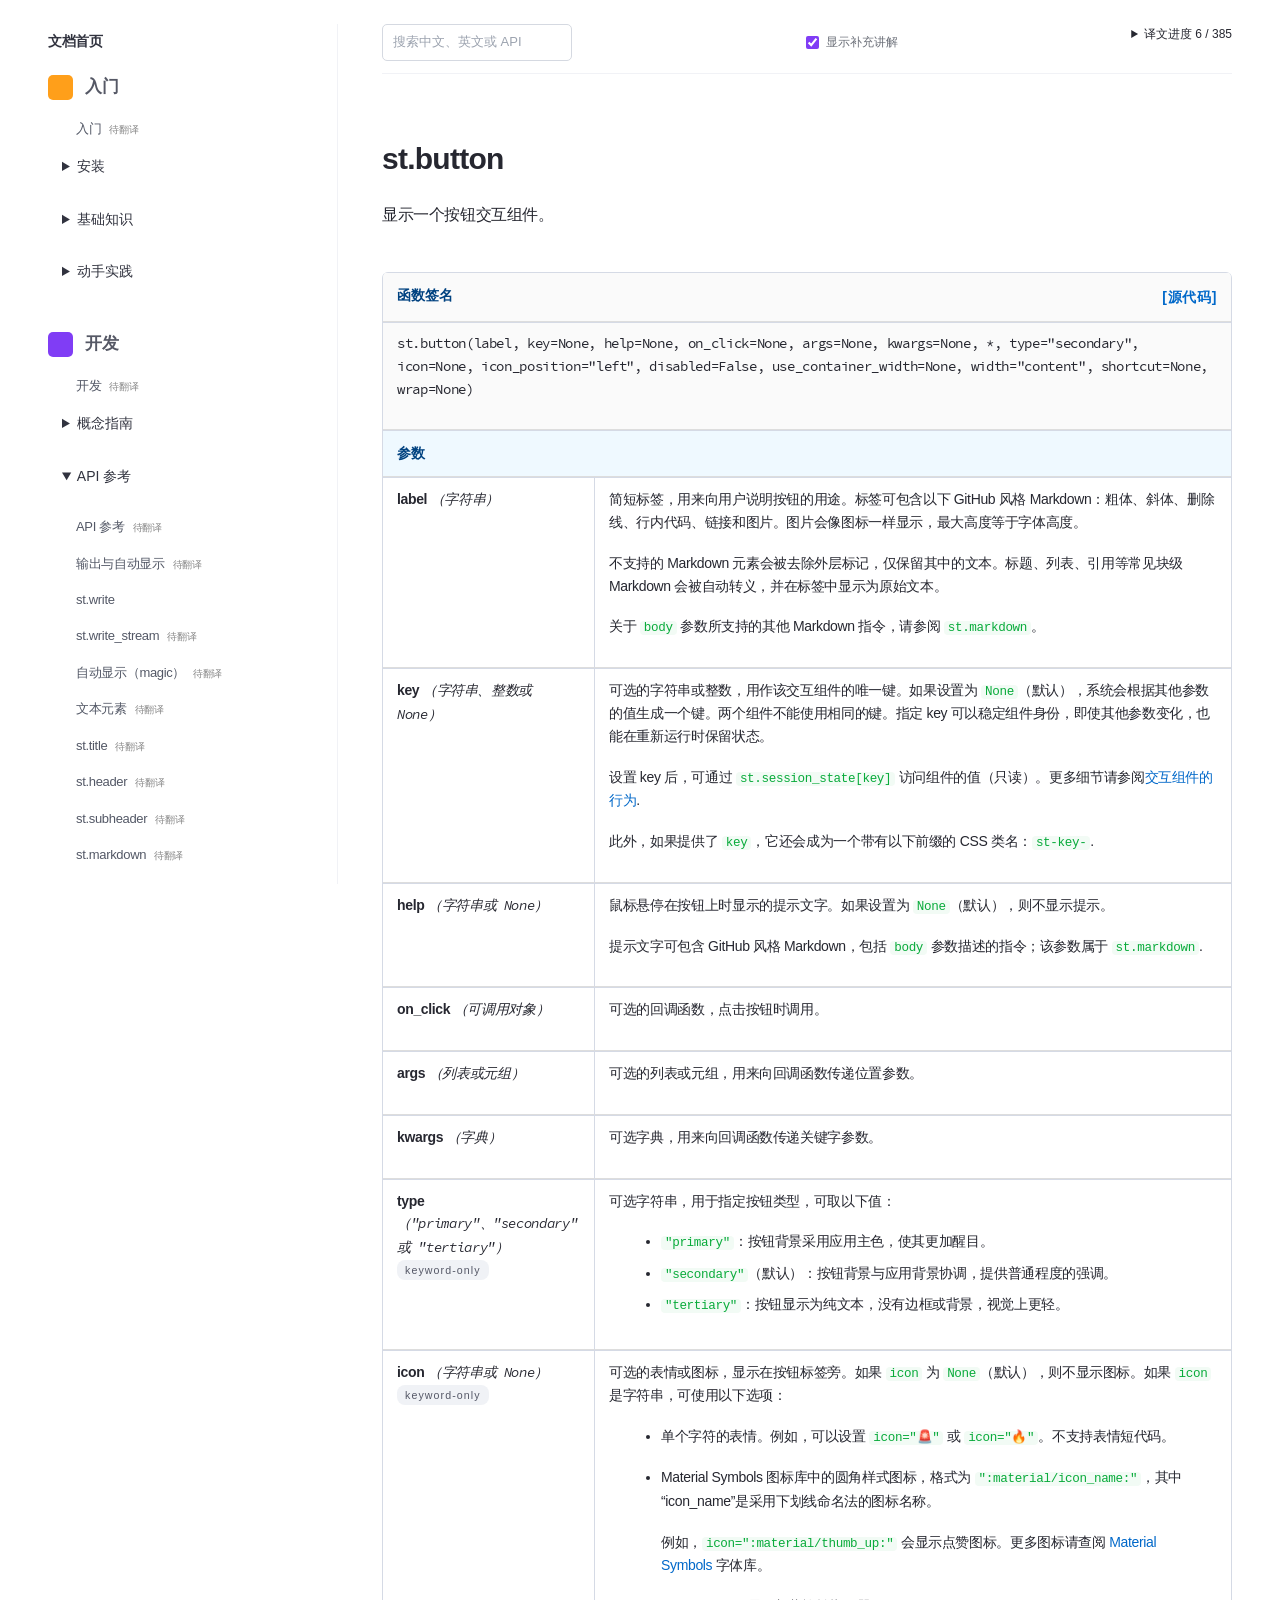
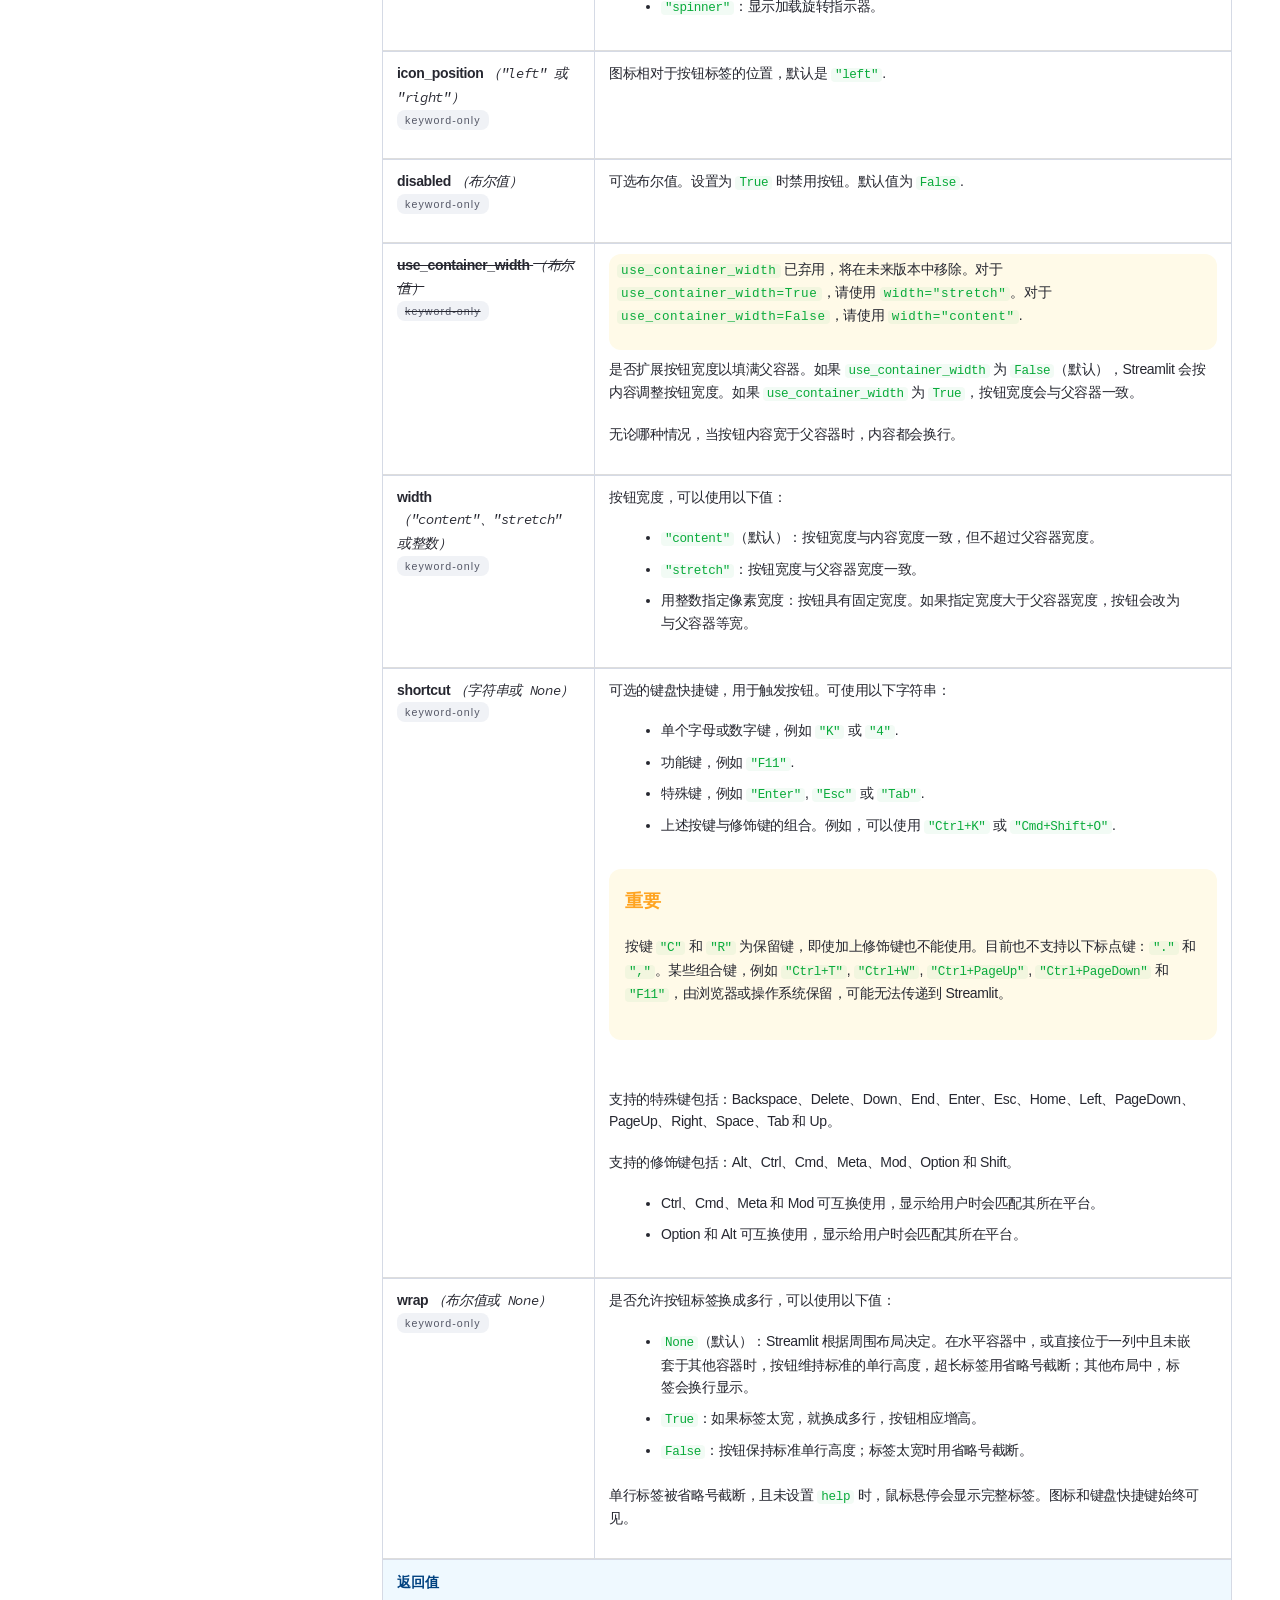
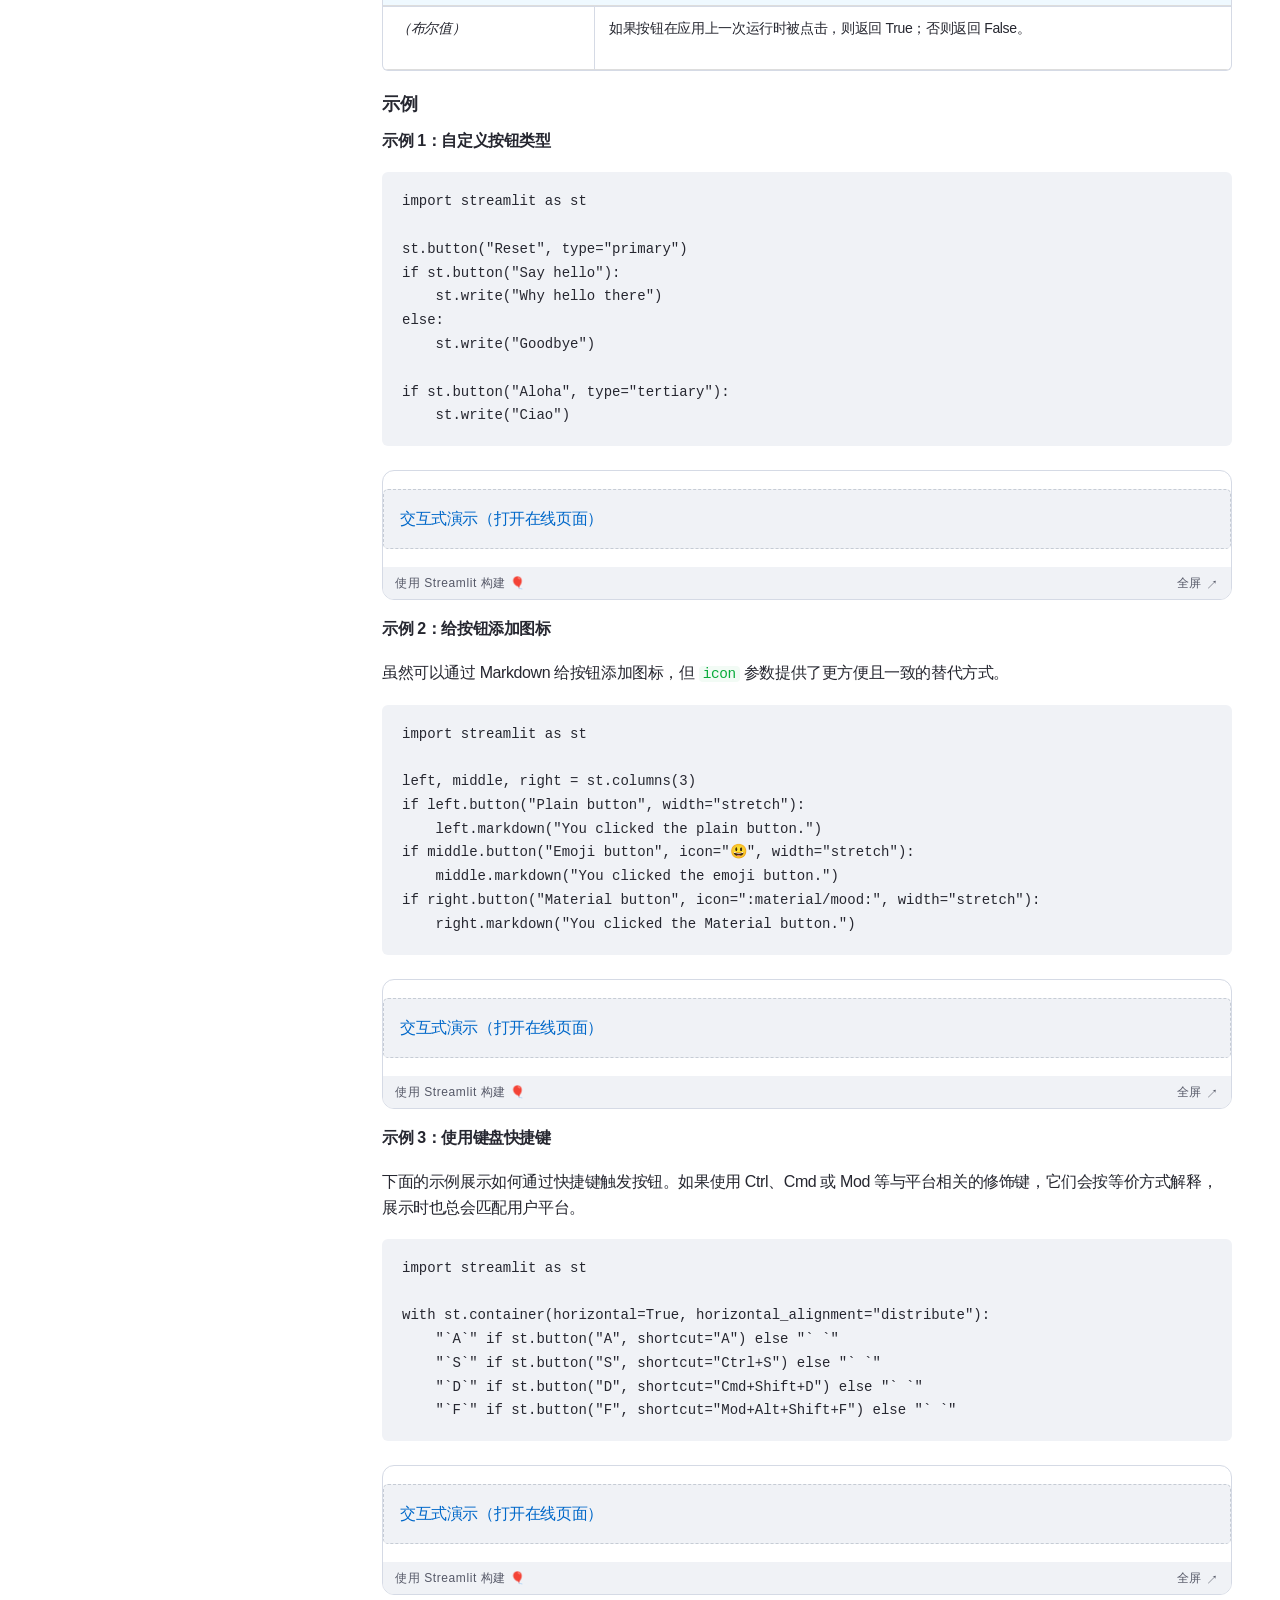
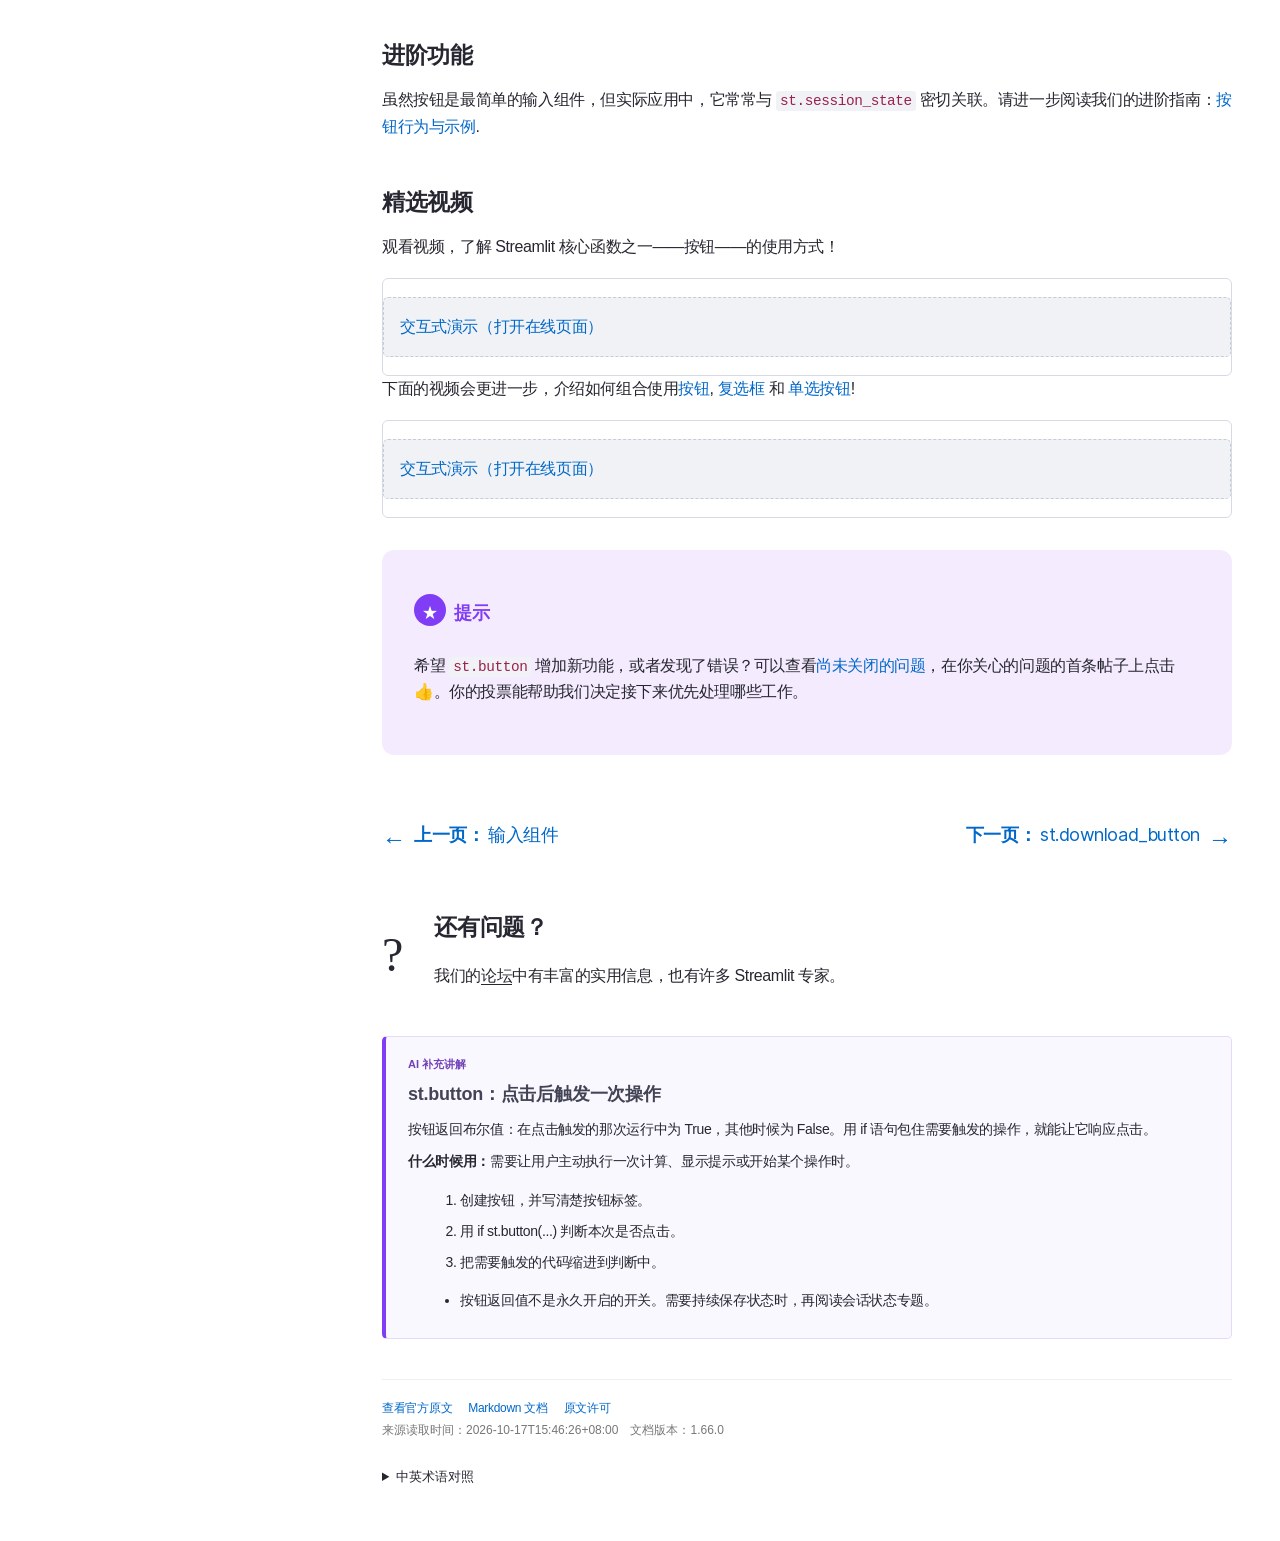
<file: knowledge-cards/docs.streamlit.io/page-4e76630f0871.html>
<!doctype html>
<html lang="zh-CN">
<head>
<meta charset="utf-8"><meta name="viewport" content="width=device-width,initial-scale=1">
<title>st.button · 中文文档</title>
<style>*,::backdrop,:after,:before{--tw-border-spacing-x:0;--tw-border-spacing-y:0;--tw-translate-x:0;--tw-translate-y:0;--tw-rotate:0;--tw-skew-x:0;--tw-skew-y:0;--tw-scale-x:1;--tw-scale-y:1;--tw-pan-x: ;--tw-pan-y: ;--tw-pinch-zoom: ;--tw-scroll-snap-strictness:proximity;--tw-gradient-from-position: ;--tw-gradient-via-position: ;--tw-gradient-to-position: ;--tw-ordinal: ;--tw-slashed-zero: ;--tw-numeric-figure: ;--tw-numeric-spacing: ;--tw-numeric-fraction: ;--tw-ring-inset: ;--tw-ring-offset-width:0px;--tw-ring-offset-color:#fff;--tw-ring-color:#3b82f680;--tw-ring-offset-shadow:0 0 #0000;--tw-ring-shadow:0 0 #0000;--tw-shadow:0 0 #0000;--tw-shadow-colored:0 0 #0000;--tw-blur: ;--tw-brightness: ;--tw-contrast: ;--tw-grayscale: ;--tw-hue-rotate: ;--tw-invert: ;--tw-saturate: ;--tw-sepia: ;--tw-drop-shadow: ;--tw-backdrop-blur: ;--tw-backdrop-brightness: ;--tw-backdrop-contrast: ;--tw-backdrop-grayscale: ;--tw-backdrop-hue-rotate: ;--tw-backdrop-invert: ;--tw-backdrop-opacity: ;--tw-backdrop-saturate: ;--tw-backdrop-sepia: ;--tw-contain-size: ;--tw-contain-layout: ;--tw-contain-paint: ;--tw-contain-style: }/*
! tailwindcss v3.4.17 | MIT License | https://tailwindcss.com
*/*,:after,:before{box-sizing:border-box;border:0 solid}:after,:before{--tw-content:""}:host,html{line-height:1.5;-webkit-text-size-adjust:100%;tab-size:4;font-family:Inter,ui-sans-serif,system-ui,Helvetica,Arial,sans-serif;font-feature-settings:normal;font-variation-settings:normal;-webkit-tap-highlight-color:transparent}body{margin:0;line-height:inherit}hr{height:0;color:inherit;border-top-width:1px}abbr:where([title]){-webkit-text-decoration:underline dotted;text-decoration:underline dotted}h1,h2,h3,h4,h5,h6{font-size:inherit;font-weight:inherit}a{color:inherit;text-decoration:inherit}b,strong{font-weight:bolder}code,kbd,pre,samp{font-family:Source Code Pro,ui-monospace,SFMono-Regular,Menlo,Monaco,Consolas,Liberation Mono,Courier New,monospace;font-feature-settings:normal;font-variation-settings:normal;font-size:1em}small{font-size:80%}sub,sup{font-size:75%;line-height:0;position:relative;vertical-align:initial}sub{bottom:-.25em}sup{top:-.5em}table{text-indent:0;border-color:inherit;border-collapse:collapse}button,input,optgroup,select,textarea{font-family:inherit;font-feature-settings:inherit;font-variation-settings:inherit;font-size:100%;font-weight:inherit;line-height:inherit;letter-spacing:inherit;color:inherit;margin:0;padding:0}button,select{text-transform:none}button,input:where([type=button]),input:where([type=reset]),input:where([type=submit]){-webkit-appearance:button;background-color:initial;background-image:none}:-moz-focusring{outline:auto}:-moz-ui-invalid{box-shadow:none}progress{vertical-align:initial}::-webkit-inner-spin-button,::-webkit-outer-spin-button{height:auto}[type=search]{-webkit-appearance:textfield;outline-offset:-2px}::-webkit-search-decoration{-webkit-appearance:none}::-webkit-file-upload-button{-webkit-appearance:button;font:inherit}summary{display:list-item}blockquote,dd,dl,figure,h1,h2,h3,h4,h5,h6,hr,p,pre{margin:0}fieldset{margin:0}fieldset,legend{padding:0}menu,ol,ul{list-style:none;margin:0;padding:0}dialog{padding:0}textarea{resize:vertical}input::placeholder,textarea::placeholder{opacity:1;color:#9ca3af}[role=button],button{cursor:pointer}:disabled{cursor:default}audio,canvas,embed,iframe,img,object,svg,video{display:block;vertical-align:middle}img,video{max-width:100%;height:auto}[hidden]:where(:not([hidden=until-found])){display:none}.container{width:100%}@media (min-width:400px){.container{max-width:400px}}@media (min-width:640px){.container{max-width:640px}}@media (min-width:768px){.container{max-width:768px}}@media (min-width:1024px){.container{max-width:1024px}}@media (min-width:1280px){.container{max-width:1280px}}@media (min-width:1448px){.container{max-width:1448px}}@media (min-width:1600px){.container{max-width:1600px}}.visible{visibility:visible}.collapse{visibility:collapse}.absolute{position:absolute}.relative{position:relative}.-top-2{top:-.5rem}.right-\[13px\]{right:13px}.my-4{margin-top:1rem;margin-bottom:1rem}.ml-2{margin-left:.5rem}.block{display:block}.inline{display:inline}.flex{display:flex}.table{display:table}.grid{display:grid}.contents{display:contents}.hidden{display:none}.h-3{height:.75rem}.w-3{width:.75rem}.w-full{width:100%}.flex-1{flex:1 1 0%}.rotate-45{--tw-rotate:45deg}.rotate-45,.transform{transform:translate(var(--tw-translate-x),var(--tw-translate-y)) rotate(var(--tw-rotate)) skewX(var(--tw-skew-x)) skewY(var(--tw-skew-y)) scaleX(var(--tw-scale-x)) scaleY(var(--tw-scale-y))}.resize{resize:both}.flex-row{flex-direction:row}.flex-col{flex-direction:column}.gap-1{gap:.25rem}.gap-16{gap:4rem}.overflow-hidden{overflow:hidden}.rounded-xl{border-radius:.75rem}.border{border-width:1px}.border-gray-40{--tw-border-opacity:1;border-color:rgb(213 218 229/var(--tw-border-opacity,1))}.bg-gray-20{--tw-bg-opacity:1;background-color:rgb(240 242 246/var(--tw-bg-opacity,1))}.bg-orange-10{--tw-bg-opacity:1;background-color:rgb(255 250 232/var(--tw-bg-opacity,1))}.p-0{padding:0}.px-3{padding-left:.75rem;padding-right:.75rem}.py-1{padding-top:.25rem;padding-bottom:.25rem}.text-xs{font-size:.75rem;line-height:1.5rem;letter-spacing:.1em}.lowercase{text-transform:lowercase}.italic{font-style:italic}.tracking-\[0\.05em\]{letter-spacing:.05em}.text-gray-80{--tw-text-opacity:1;color:rgb(85 88 103/var(--tw-text-opacity,1))}.opacity-0{opacity:0}.filter{filter:var(--tw-blur) var(--tw-brightness) var(--tw-contrast) var(--tw-grayscale) var(--tw-hue-rotate) var(--tw-invert) var(--tw-saturate) var(--tw-sepia) var(--tw-drop-shadow)}.transition{transition-property:color,background-color,border-color,text-decoration-color,fill,stroke,opacity,box-shadow,transform,filter,-webkit-backdrop-filter;transition-property:color,background-color,border-color,text-decoration-color,fill,stroke,opacity,box-shadow,transform,filter,backdrop-filter;transition-property:color,background-color,border-color,text-decoration-color,fill,stroke,opacity,box-shadow,transform,filter,backdrop-filter,-webkit-backdrop-filter;transition-timing-function:cubic-bezier(.4,0,.2,1);transition-duration:.15s}.duration-100{transition-duration:.1s}.ease-in-out{transition-timing-function:cubic-bezier(.4,0,.2,1)}html{scroll-padding-top:6rem;overflow-y:auto;overflow-x:hidden}body{background-color:rgb(255 255 255/var(--tw-bg-opacity,1));scroll-margin:3rem}.dark body,body{--tw-bg-opacity:1}.dark body{background-color:rgb(14 17 23/var(--tw-bg-opacity,1))}.sr-only{position:absolute;top:1px;margin:-1px;height:1px;overflow:hidden;white-space:nowrap;border-style:none;padding:0;clip:rect(0,0,0,0)}.hover\:text-gray-70:hover{--tw-text-opacity:1;color:rgb(128 132 149/var(--tw-text-opacity,1))}.hover\:opacity-80:hover{opacity:.8}.group:hover .group-hover\:opacity-100{opacity:1}.dark\:bg-gray-100:is(.dark *){--tw-bg-opacity:1;background-color:rgb(14 17 23/var(--tw-bg-opacity,1))}.ais-InstantSearch .ais-SearchBox{position:sticky;top:0;z-index:10}.ais-InstantSearch .ais-SearchBox-form{position:relative}.ais-InstantSearch .ais-SearchBox-form input{height:4rem;width:100%;border-radius:0;border-bottom-width:1px;--tw-border-opacity:1;border-bottom-color:rgb(213 218 229/var(--tw-border-opacity,1));--tw-bg-opacity:1;background-color:rgb(245 247 249/var(--tw-bg-opacity,1));padding-left:5rem;padding-right:1rem;font-size:1rem;line-height:2rem;--tw-text-opacity:1;color:rgb(38 39 48/var(--tw-text-opacity,1))}.ais-InstantSearch .ais-SearchBox-form input:focus{border-bottom-width:2px;--tw-border-opacity:1;border-bottom-color:rgb(255 164 33/var(--tw-border-opacity,1));outline:2px solid #0000;outline-offset:2px}.ais-InstantSearch .ais-SearchBox-form input:is(.dark *){--tw-border-opacity:1;border-bottom-color:rgb(85 88 103/var(--tw-border-opacity,1));--tw-bg-opacity:1;background-color:rgb(38 39 48/var(--tw-bg-opacity,1));--tw-text-opacity:1;color:rgb(213 218 229/var(--tw-text-opacity,1))}.ais-InstantSearch .ais-SearchBox-form input:focus:is(.dark *){--tw-border-opacity:1;border-bottom-color:rgb(255 164 33/var(--tw-border-opacity,1))}.ais-InstantSearch .ais-SearchBox-form #search-clear,.ais-InstantSearch .ais-SearchBox-form input[type=search i]::-webkit-search-cancel-button{opacity:0}.ais-InstantSearch .ais-SearchBox-form button{position:absolute;top:1rem;bottom:1rem;left:1rem;margin-bottom:0;display:flex;width:2.5rem;align-items:center;justify-content:center;--tw-shadow:0 0 #0000;--tw-shadow-colored:0 0 #0000;box-shadow:var(--tw-ring-offset-shadow,0 0 #0000),var(--tw-ring-shadow,0 0 #0000),var(--tw-shadow)}.ais-InstantSearch .ais-SearchBox-form button svg:is(.dark *){fill:#fff}.ais-InstantSearch .ais-SearchBox-form .ais-SearchBox-reset{left:auto;right:1rem}.ais-InstantSearch .ais-SearchBox-form .ais-SearchBox-reset[hidden]{display:none}.ais-InstantSearch .ais-Snippet{opacity:.8}.ais-InstantSearch .ais-Hits{--tw-bg-opacity:1;background-color:rgb(245 247 249/var(--tw-bg-opacity,1))}.ais-InstantSearch .ais-Hits:is(.dark *){--tw-bg-opacity:1;background-color:rgb(38 39 48/var(--tw-bg-opacity,1))}.ais-InstantSearch .ais-Hits .ais-Hits-list{margin:0;list-style-type:none;padding:0}.ais-InstantSearch .ais-Hits .ais-Hits-list li{margin:0;border-bottom-width:1px;--tw-border-opacity:1;border-bottom-color:rgb(213 218 229/var(--tw-border-opacity,1))}.ais-InstantSearch .ais-Hits .ais-Hits-list li:hover{--tw-bg-opacity:1;background-color:rgb(240 242 246/var(--tw-bg-opacity,1))}.ais-InstantSearch .ais-Hits .ais-Hits-list li:is(.dark *){--tw-border-opacity:1;border-bottom-color:rgb(85 88 103/var(--tw-border-opacity,1))}.ais-InstantSearch .ais-Hits .ais-Hits-list li:hover:is(.dark *){--tw-bg-opacity:1;background-color:rgb(85 88 103/var(--tw-bg-opacity,1))}.ais-Highlight-highlighted,.ais-Snippet-highlighted{border-bottom-width:2px;padding-bottom:.25rem;font-style:normal}.ais-Highlight-highlighted{padding-bottom:0}.mantine-Modal-overlay{background-color:#a6a8b899!important}.mantine-Paper-root{--tw-bg-opacity:1;background-color:rgb(255 255 255/var(--tw-bg-opacity,1))}.mantine-Paper-root:is(.dark *){--tw-bg-opacity:1;background-color:rgb(38 39 48/var(--tw-bg-opacity,1))}.mantine-Modal-header,.mantine-Modal-header h3{border-bottom-width:0;--tw-bg-opacity:1;background-color:rgb(255 255 255/var(--tw-bg-opacity,1));font-weight:400;letter-spacing:.025em;--tw-text-opacity:1;color:rgb(38 39 48/var(--tw-text-opacity,1))}.mantine-Modal-header h3:is(.dark *),.mantine-Modal-header:is(.dark *){--tw-bg-opacity:1;background-color:rgb(38 39 48/var(--tw-bg-opacity,1));--tw-text-opacity:1;color:rgb(213 218 229/var(--tw-text-opacity,1))}.mantine-Modal-header>.mantine-Group-root:first-child .mantine-Image-root{display:none}.mantine-Modal-body,.mantine-Modal-body .mantine-List-item,.mantine-Modal-body .mantine-List-root,.mantine-Modal-body a{--tw-bg-opacity:1;background-color:rgb(255 255 255/var(--tw-bg-opacity,1))}.mantine-Modal-body .mantine-List-item:is(.dark *),.mantine-Modal-body .mantine-List-root:is(.dark *),.mantine-Modal-body a:is(.dark *),.mantine-Modal-body:is(.dark *){--tw-bg-opacity:1;background-color:rgb(38 39 48/var(--tw-bg-opacity,1))}.mantine-Modal-body,.mantine-Modal-body .mantine-List-item,.mantine-Modal-body .mantine-List-root,.mantine-Modal-body a{--tw-text-opacity:1;color:rgb(38 39 48/var(--tw-text-opacity,1))}.mantine-Modal-body .mantine-List-item:is(.dark *),.mantine-Modal-body .mantine-List-root:is(.dark *),.mantine-Modal-body a:is(.dark *),.mantine-Modal-body:is(.dark *){--tw-text-opacity:1;color:rgb(213 218 229/var(--tw-text-opacity,1))}.mantine-Paper-root>.mantine-Modal-body>.mantine-Modal-body>div:first-child>div:first-child:has(.mantine-Text-root){--tw-bg-opacity:1;background-color:rgb(240 242 246/var(--tw-bg-opacity,1))}.mantine-Paper-root>.mantine-Modal-body>.mantine-Modal-body>div:first-child>div:first-child:has(.mantine-Text-root):is(.dark *){--tw-bg-opacity:1;background-color:rgb(85 88 103/var(--tw-bg-opacity,1))}.mantine-Paper-root>.mantine-Modal-body>.mantine-Modal-body>div:first-child>div:first-child .mantine-Text-root{--tw-text-opacity:1;color:rgb(128 132 149/var(--tw-text-opacity,1))}.mantine-Paper-root>.mantine-Modal-body>.mantine-Modal-body>div:first-child>div:first-child .mantine-Text-root:is(.dark *){--tw-text-opacity:1;color:rgb(191 197 211/var(--tw-text-opacity,1))}.mantine-Group-root button{--tw-text-opacity:1;color:rgb(128 132 149/var(--tw-text-opacity,1))}.mantine-Group-root button:hover{--tw-bg-opacity:1;background-color:rgb(240 242 246/var(--tw-bg-opacity,1))}.mantine-Group-root button:hover:is(.dark *){--tw-bg-opacity:1;background-color:rgb(85 88 103/var(--tw-bg-opacity,1))}.mantine-Input-input{--tw-border-opacity:1;border-color:rgb(128 132 149/var(--tw-border-opacity,1));--tw-bg-opacity:1;background-color:rgb(255 255 255/var(--tw-bg-opacity,1));--tw-text-opacity:1;color:rgb(38 39 48/var(--tw-text-opacity,1))}.mantine-Input-input:focus{--tw-border-opacity:1;border-color:rgb(255 164 33/var(--tw-border-opacity,1))}.mantine-Input-input:is(.dark *){--tw-bg-opacity:1;background-color:rgb(38 39 48/var(--tw-bg-opacity,1));--tw-text-opacity:1;color:rgb(213 218 229/var(--tw-text-opacity,1))}.mantine-Input-rightSection>.mantine-Group-root>.mantine-ActionIcon-root{border-style:none!important;--tw-bg-opacity:1!important;background-color:rgb(255 255 255/var(--tw-bg-opacity,1))!important;--tw-text-opacity:1!important;color:rgb(255 164 33/var(--tw-text-opacity,1))!important}.mantine-Input-rightSection>.mantine-Group-root>.mantine-ActionIcon-root:is(.dark *){--tw-bg-opacity:1!important;background-color:rgb(38 39 48/var(--tw-bg-opacity,1))!important}.mantine-Input-rightSection>.mantine-Group-root>.mantine-ActionIcon-root svg{--tw-scale-x:1.5;--tw-scale-y:1.5}.mantine-Input-rightSection>.mantine-Group-root>.mantine-ActionIcon-root svg,.mantine-Input-rightSection>.mantine-Group-root>.mantine-ActionIcon-root svg:hover{transform:translate(var(--tw-translate-x),var(--tw-translate-y)) rotate(var(--tw-rotate)) skewX(var(--tw-skew-x)) skewY(var(--tw-skew-y)) scaleX(var(--tw-scale-x)) scaleY(var(--tw-scale-y))}.mantine-Input-rightSection>.mantine-Group-root>.mantine-ActionIcon-root svg:hover{--tw-scale-x:1.6;--tw-scale-y:1.6}.mantine-Code-root{margin-left:.25rem;margin-right:.25rem;border-radius:.375rem;border-width:1px;--tw-border-opacity:1;border-color:rgb(213 218 229/var(--tw-border-opacity,1));background-color:initial;padding-left:.25rem;padding-right:.25rem;--tw-text-opacity:1;color:rgb(255 75 75/var(--tw-text-opacity,1))}.mantine-Code-root:is(.dark *){--tw-border-opacity:1;border-color:rgb(85 88 103/var(--tw-border-opacity,1))}.mantine-Grid-root .mantine-Grid-col a{--tw-border-opacity:1;border-color:rgb(240 242 246/var(--tw-border-opacity,1));background-color:initial}.mantine-Grid-root .mantine-Grid-col a:is(.dark *){--tw-border-opacity:1;border-color:rgb(85 88 103/var(--tw-border-opacity,1))}.mantine-Grid-root .mantine-Grid-col a:hover{--tw-bg-opacity:1;background-color:rgb(240 242 246/var(--tw-bg-opacity,1))}.mantine-Grid-root .mantine-Grid-col a:hover:is(.dark *){--tw-bg-opacity:1;background-color:rgb(85 88 103/var(--tw-bg-opacity,1))}.mantine-Grid-root .mantine-Grid-col div{--tw-text-opacity:1;color:rgb(38 39 48/var(--tw-text-opacity,1))}.mantine-Grid-root .mantine-Grid-col div:is(.dark *){--tw-text-opacity:1;color:rgb(213 218 229/var(--tw-text-opacity,1))}.mantine-Grid-root .mantine-Grid-col div.mantine-Tooltip-tooltip{--tw-bg-opacity:1;background-color:rgb(85 88 103/var(--tw-bg-opacity,1));--tw-text-opacity:1;color:rgb(191 197 211/var(--tw-text-opacity,1))}.mantine-Grid-root .mantine-Grid-col div.mantine-Tooltip-tooltip:is(.dark *){--tw-bg-opacity:1;background-color:rgb(240 242 246/var(--tw-bg-opacity,1));--tw-text-opacity:1;color:rgb(128 132 149/var(--tw-text-opacity,1))}.mantine-Popover-arrow,.mantine-Popover-dropdown{--tw-bg-opacity:1;background-color:rgb(255 255 255/var(--tw-bg-opacity,1));--tw-text-opacity:1;color:rgb(38 39 48/var(--tw-text-opacity,1))}.mantine-Popover-arrow:is(.dark *),.mantine-Popover-dropdown:is(.dark *){--tw-bg-opacity:1;background-color:rgb(38 39 48/var(--tw-bg-opacity,1));--tw-text-opacity:1;color:rgb(213 218 229/var(--tw-text-opacity,1))}.mantine-Popover-dropdown .mantine-Button-root{--tw-text-opacity:1;color:rgb(255 255 255/var(--tw-text-opacity,1))}.mantine-Popover-dropdown h5{--tw-text-opacity:1;color:rgb(38 39 48/var(--tw-text-opacity,1))}.mantine-Popover-dropdown h5:is(.dark *){--tw-text-opacity:1;color:rgb(213 218 229/var(--tw-text-opacity,1))}.mantine-Checkbox-input{--tw-border-opacity:1;border-color:rgb(128 132 149/var(--tw-border-opacity,1));--tw-bg-opacity:1;background-color:rgb(240 242 246/var(--tw-bg-opacity,1))}.mantine-Checkbox-input:is(.dark *){--tw-bg-opacity:1;background-color:rgb(85 88 103/var(--tw-bg-opacity,1))}.mantine-Checkbox-label{--tw-text-opacity:1;color:rgb(38 39 48/var(--tw-text-opacity,1))}.mantine-Checkbox-label:is(.dark *){--tw-text-opacity:1;color:rgb(213 218 229/var(--tw-text-opacity,1))}.mantine-Paper-root>.mantine-Modal-body>.mantine-Modal-body>div:last-child,.mantine-Paper-root>.mantine-Modal-body>.mantine-Modal-body>div:last-child a{--tw-text-opacity:1;color:rgb(128 132 149/var(--tw-text-opacity,1))}.mantine-Button-icon:has(.tabler-icon-player-stop){display:none}.mantine-Button-root:has(.tabler-icon-player-stop){padding:0 1rem}.material-icons,i{display:inline-block;white-space:nowrap;font-size:1.5rem;line-height:2.5rem;font-weight:400;font-style:normal;line-height:1;letter-spacing:0;text-decoration-line:none;word-wrap:normal;direction:ltr;-webkit-font-feature-settings:"liga";-webkit-font-smoothing:antialiased}h1{font-size:3rem;line-height:1;letter-spacing:-.025em}h2{font-size:1.5rem;line-height:2.5rem;letter-spacing:-.0125em}@media (min-width:1024px){h2{font-size:2.25rem;line-height:2.5rem;letter-spacing:-.025em}}h3{font-size:1.5rem;line-height:2.5rem;letter-spacing:-.0125em}h4{font-size:1.25rem}h4,h5{line-height:2rem}h5{font-size:1.125rem}h6{font-size:1rem;line-height:2rem}h1,h2{margin-bottom:1.25rem;font-weight:700;line-height:1.25;letter-spacing:-.025em}h2,h4,h5,h6{margin-top:3rem;line-height:1.5}h3{margin-top:2rem}h1:is(.dark *),h2:is(.dark *),h3:is(.dark *),h4:is(.dark *),h5:is(.dark *),h6:is(.dark *){--tw-text-opacity:1;color:rgb(213 218 229/var(--tw-text-opacity,1))}h1:first-child,h2:first-child,h3:first-child,h4:first-child,h5:first-child,h6:first-child{margin-top:0}a,li,p{line-height:1.625;letter-spacing:-.025em}p{margin-bottom:1rem;overflow-wrap:break-word;color:rgb(38 39 48/var(--tw-text-opacity,1))}p,p:is(.dark *){--tw-text-opacity:1}p:is(.dark *){color:rgb(213 218 229/var(--tw-text-opacity,1))}summary{margin-bottom:1rem;--tw-text-opacity:1;color:rgb(38 39 48/var(--tw-text-opacity,1))}summary:is(.dark *){--tw-text-opacity:1;color:rgb(213 218 229/var(--tw-text-opacity,1))}sup a{text-decoration-line:underline}sup a:hover{text-decoration-line:none}sup a:is(.dark *){--tw-text-opacity:1;color:rgb(213 218 229/var(--tw-text-opacity,1))}li p:only-child,p:last-child{margin-bottom:0}.code{overflow-wrap:break-word;font-family:Source Code Pro,ui-monospace,SFMono-Regular,Menlo,Monaco,Consolas,Liberation Mono,Courier New,monospace;font-weight:400}.bold,strong{font-weight:700}.bold:is(.dark *),strong:is(.dark *){font-weight:800}ol+p,ul+p{margin-top:2rem}a:focus,a:focus-visible,button:focus,button:focus-visible{outline-width:2px;outline-color:#d5dae5}li>a>code,li>code,p code,tt.docutils.literal{overflow-wrap:break-word;border-radius:.25rem;padding-left:.25rem;padding-right:.25rem;background-color:#09ab3b0d;--tw-text-opacity:1;color:rgb(9 171 59/var(--tw-text-opacity,1))}li>a>code:is(.dark *),li>code:is(.dark *),p code:is(.dark *),tt.docutils.literal:is(.dark *){background-color:#5ce4881a;--tw-text-opacity:1;color:rgb(92 228 136/var(--tw-text-opacity,1))}li>a>code,li>code,p code,tt.docutils.literal{font-size:1rem;line-height:2rem;font-family:Source Code Pro,ui-monospace,SFMono-Regular,Menlo,Monaco,Consolas,Liberation Mono,Courier New,monospace;line-height:inherit}div.code-desc{margin-bottom:1rem;--tw-text-opacity:1;color:rgb(38 39 48/var(--tw-text-opacity,1))}div.code-desc:is(.dark *){--tw-text-opacity:1;color:rgb(213 218 229/var(--tw-text-opacity,1))}ol,ul{margin:1rem 1.5rem 0;padding:0;--tw-text-opacity:1;color:rgb(38 39 48/var(--tw-text-opacity,1))}ol:is(.dark *),ul:is(.dark *){--tw-text-opacity:1;color:rgb(213 218 229/var(--tw-text-opacity,1))}ol li,ul li{margin-bottom:1rem}ol{list-style-type:decimal}ol ol{list-style-type:lower-roman}ul{list-style-type:disc}ul ul{list-style:circle}ul ul ul{list-style-type:disc}ul ul ul ul{list-style:circle}ol+ol,ol+ul,ul+ol,ul+ul{margin-top:1rem}#content-container table:not(.full-width){width:100%;border-collapse:collapse}#content-container table:not(.full-width) tr td,#content-container table:not(.full-width) tr th{border-top-width:1px;--tw-border-opacity:1;border-top-color:rgb(240 242 246/var(--tw-border-opacity,1));padding-top:.75rem;padding-bottom:.75rem;font-size:.875rem;line-height:1.75rem;line-height:2;letter-spacing:0;--tw-text-opacity:1;color:rgb(38 39 48/var(--tw-text-opacity,1))}#content-container table:not(.full-width) tr td:is(.dark *),#content-container table:not(.full-width) tr th:is(.dark *){--tw-text-opacity:1;color:rgb(213 218 229/var(--tw-text-opacity,1))}#content-container table:not(.full-width) tr td tt,#content-container table:not(.full-width) tr th tt{font-size:.875rem;line-height:1.75rem;letter-spacing:.05em}#content-container table:not(.full-width) caption{padding-bottom:.75rem;text-align:left;line-height:1.625;letter-spacing:-.025em;--tw-text-opacity:1;color:rgb(38 39 48/var(--tw-text-opacity,1))}#content-container table:not(.full-width) caption:is(.dark *){--tw-text-opacity:1;color:rgb(213 218 229/var(--tw-text-opacity,1))}#content-container table:not(.full-width) tr td a,#content-container table:not(.full-width) tr th a{text-decoration-line:underline}#content-container table:not(.full-width) tr td a:hover,#content-container table:not(.full-width) tr th a:hover{text-decoration-line:none}@supports(scrollbar-color:#000 #111){*{scrollbar-width:thin;scrollbar-color:#0000 #0000}:hover{scrollbar-color:#d5dae5 #0000}.dark :hover,.dark:hover{scrollbar-color:#808495 #0000}}@supports not (scrollbar-color:#000 #111){::-webkit-scrollbar{height:.5rem;width:.5rem;background-color:initial}::-webkit-scrollbar-thumb{border-radius:9999px}:hover::-webkit-scrollbar-thumb{background-color:rgb(191 197 211/var(--tw-bg-opacity,1));--tw-bg-opacity:0.7}::-webkit-scrollbar-thumb:hover,:hover::-webkit-scrollbar-thumb:hover{background-color:rgb(191 197 211/var(--tw-bg-opacity,1));--tw-bg-opacity:1}::-webkit-scrollbar-thumb:active,:hover::-webkit-scrollbar-thumb:active{background-color:rgb(128 132 149/var(--tw-bg-opacity,1));--tw-bg-opacity:1}}div.admonition{margin-top:2rem;margin-bottom:3rem;border-radius:.75rem;padding:1rem}div.admonition p.first.admonition-title{font-size:1.125rem;line-height:2rem;font-weight:700}div.admonition.note{--tw-bg-opacity:1;background-color:rgb(224 254 255/var(--tw-bg-opacity,1))}div.admonition.note:is(.dark *){background-color:#15799e4d}div.admonition.note p.first.admonition-title{--tw-text-opacity:1;color:rgb(0 164 212/var(--tw-text-opacity,1))}div.admonition.note p.first.admonition-title:is(.dark *){--tw-text-opacity:1;color:rgb(36 212 255/var(--tw-text-opacity,1))}div.admonition.tip{--tw-bg-opacity:1;background-color:rgb(245 235 255/var(--tw-bg-opacity,1))}div.admonition.tip:is(.dark *){--tw-bg-opacity:1;background-color:rgb(63 49 99/var(--tw-bg-opacity,1))}div.admonition.tip p.first.admonition-title{--tw-text-opacity:1;color:rgb(128 61 245/var(--tw-text-opacity,1))}div.admonition.important{--tw-bg-opacity:1;background-color:rgb(255 250 232/var(--tw-bg-opacity,1))}div.admonition.important:is(.dark *){background-color:#d95a004d}div.admonition.important p.first.admonition-title{--tw-text-opacity:1;color:rgb(255 164 33/var(--tw-text-opacity,1))}div.admonition.warning{--tw-bg-opacity:1;background-color:rgb(255 250 232/var(--tw-bg-opacity,1))}div.admonition.warning:is(.dark *){background-color:#d95a004d}div.admonition.warning p.first.admonition-title{--tw-text-opacity:1;color:rgb(255 164 33/var(--tw-text-opacity,1))}#onetrust-banner-sdk{left:max(.5rem,(100vw - 640px)/2)!important;right:max(.5rem,(100vw - 640px)/2)!important;bottom:.5rem!important;-webkit-backdrop-filter:blur(10px)!important;backdrop-filter:blur(10px)!important;background:hsla(0,0%,100%,.867)!important;box-shadow:0 0 #0000,0 0 #0000,0 10px 15px -3px #0000001a,0 4px 6px -4px #0000001a!important;border:1px solid #e6eaf1!important;border-radius:.5rem!important;padding:2rem 1rem!important;outline:none!important;max-width:640px!important}#onetrust-banner-sdk .ot-sdk-container{width:100%!important;padding:0!important}#onetrust-group-container{width:100%!important}#onetrust-banner-sdk #onetrust-policy{margin:0 0 1rem!important}#onetrust-consent-sdk #onetrust-policy-text{font-size:1rem!important;line-height:1.625!important;color:#262730!important}#onetrust-consent-sdk #onetrust-banner-sdk .ot-link-btn,#onetrust-consent-sdk #onetrust-banner-sdk a[href],#onetrust-consent-sdk #onetrust-banner-sdk a[href] font{font-weight:400!important;text-decoration:underline!important;margin:0!important}#onetrust-banner-sdk #onetrust-button-group{display:flex!important;flex-direction:column!important;margin-top:0!important;width:100%!important}#onetrust-banner-sdk #onetrust-button-group-parent{position:static!important;transform:none!important;width:100%!important;padding:0!important}#onetrust-banner-sdk #onetrust-reject-all-handler,#onetrust-consent-sdk #onetrust-accept-btn-handler,#onetrust-consent-sdk #onetrust-pc-btn-handler{padding-top:.5rem!important;padding-bottom:.5rem!important;border:1px solid #262730!important;border-radius:.25rem!important;font-size:1rem!important;line-height:1.5rem!important;font-weight:400!important;width:100%!important;margin:0 0 .5rem!important}#onetrust-consent-sdk #onetrust-pc-btn-handler{order:1!important;margin:0!important;border:0!important;background:#0000!important}#onetrust-consent-sdk #onetrust-pc-btn-handler:focus{outline:none!important}#onetrust-consent-sdk #onetrust-accept-btn-handler{background-color:#262730!important;color:#fff!important}#onetrust-banner-sdk #onetrust-reject-all-handler{background-color:#0000!important}@media(min-width:640px){#onetrust-banner-sdk{padding:2rem!important}}@media(min-width:768px){#onetrust-banner-sdk{max-width:768px!important;left:max(.5rem,(100vw - 768px)/2)!important;right:max(.5rem,(100vw - 768px)/2)!important}}@media(min-width:1024px){#onetrust-banner-sdk{max-width:1024px!important;left:max(1rem,(100vw - 1024px)/2)!important;right:max(1rem,(100vw - 1024px)/2)!important}#onetrust-banner-sdk #onetrust-button-group{display:flex!important;flex-direction:row!important;justify-content:flex-end!important;gap:1rem!important}#onetrust-banner-sdk #onetrust-reject-all-handler,#onetrust-consent-sdk #onetrust-accept-btn-handler,#onetrust-consent-sdk #onetrust-pc-btn-handler{width:auto!important;min-width:0!important;margin:0!important}#onetrust-consent-sdk #onetrust-pc-btn-handler{order:0!important}}@media(min-width:1280px){#onetrust-banner-sdk{max-width:1280px!important;left:max(1rem,(100vw - 1280px)/2)!important;right:max(1rem,(100vw - 1280px)/2)!important}#onetrust-banner-sdk .ot-sdk-row{display:flex!important;flex-direction:column!important;align-items:flex-end!important;gap:1rem!important}#onetrust-banner-sdk #onetrust-policy{margin:0!important}#onetrust-banner-sdk #onetrust-group-container{flex:1 1 0%!important}#onetrust-banner-sdk #onetrust-button-group-parent{width:auto!important;margin:0!important}#onetrust-banner-sdk .ot-sdk-container:after,#onetrust-banner-sdk .ot-sdk-row:after{content:none!important}}:root{--syntax-operator:#faca2b;--syntax-decorator:#faca2b;--syntax-keyword:#60b4ff;--syntax-builtin:#24d4ff;--syntax-string:#a6dcff;--syntax-number:#7defa1;--syntax-boolean:#7defa1;--syntax-function:#ff6c6c;--syntax-punctuation:#a3a8b8;--syntax-comment:#a3a8b8;--syntax-tag:#ff6c6c;--syntax-attr-name:#24d4ff;--syntax-attr-value:#a6dcff;--syntax-entity:#7defa1;--syntax-property:#24d4ff;--syntax-selector:#ff6c6c;--syntax-rule:#60b4ff;--syntax-atrule:#60b4ff;--syntax-url:#a6dcff;--syntax-variable:#faca2b;--syntax-class-name:#24d4ff;--syntax-constant:#7defa1;--syntax-symbol:#faca2b;--syntax-important:#ff6c6c;--syntax-regex:#7defa1;--syntax-namespace:#24d4ff;--syntax-char:#a6dcff;--syntax-interpolation:#faca2b;--syntax-annotation:#ff6c6c;--syntax-generic:#a3a8b8;--syntax-script:#a3a8b8;--syntax-plain-text:#fff;--syntax-prolog:#a3a8b8;--syntax-doctype:#a3a8b8;--syntax-cdata:#a3a8b8;--syntax-deleted:#ff4b4b;--syntax-inserted:#21c354}html.light .code-light{--syntax-operator:#edbb16;--syntax-decorator:#dea816;--syntax-keyword:#1c83e1;--syntax-builtin:#00a4d4;--syntax-string:#09ab3b;--syntax-number:#d61111;--syntax-boolean:#3dd56d;--syntax-function:#ff6c6c;--syntax-punctuation:#a3a8b8;--syntax-comment:#a3a8b8;--syntax-tag:#ff4b4b;--syntax-attr-name:#00a4d4;--syntax-attr-value:#09ab3b;--syntax-entity:#21c354;--syntax-property:#00a4d4;--syntax-selector:#ff4b4b;--syntax-rule:#0068c9;--syntax-atrule:#0068c9;--syntax-url:#09ab3b;--syntax-variable:#ff8700;--syntax-class-name:#00a4d4;--syntax-constant:#21c354;--syntax-symbol:#ff8700;--syntax-important:#ff4b4b;--syntax-regex:#21c354;--syntax-namespace:#00a4d4;--syntax-char:#09ab3b;--syntax-interpolation:#ff8700;--syntax-annotation:#ff4b4b;--syntax-generic:#808495;--syntax-script:#808495;--syntax-plain-text:#262730;--syntax-prolog:#808495;--syntax-doctype:#808495;--syntax-cdata:#808495;--syntax-deleted:#ff4b4b;--syntax-inserted:#21c354}code .operator,pre code .operator{color:var(--syntax-operator)!important}code .decorator,code .decorator.annotation.punctuation,pre code .decorator,pre code .decorator.annotation.punctuation{color:var(--syntax-decorator)!important}code .keyword,pre code .keyword{color:var(--syntax-keyword)!important}code .builtin,pre code .builtin{color:var(--syntax-builtin)!important}code .string,pre code .string{color:var(--syntax-string)!important}code .boolean,code .number,pre code .boolean,pre code .number{color:var(--syntax-number)!important}code .function,pre code .function{color:var(--syntax-function)!important;font-weight:600!important}code .punctuation,pre code .punctuation{color:var(--syntax-punctuation)!important}code .comment,pre code .comment{color:var(--syntax-comment)!important;font-style:italic!important;font-weight:400!important}code .tag,pre code .tag{color:var(--syntax-tag)!important}code .attr-name,pre code .attr-name{color:var(--syntax-attr-name)!important}code .attr-value,pre code .attr-value{color:var(--syntax-attr-value)!important}code .entity,pre code .entity{color:var(--syntax-entity)!important}code .property,pre code .property{color:var(--syntax-property)!important}code .selector,pre code .selector{color:var(--syntax-selector)!important}code .rule,pre code .rule{color:var(--syntax-rule)!important}code .atrule,pre code .atrule{color:var(--syntax-atrule)!important}code .url,pre code .url{color:var(--syntax-url)!important}code .variable,pre code .variable{color:var(--syntax-variable)!important}code .class-name,pre code .class-name{color:var(--syntax-class-name)!important}code .constant,pre code .constant{color:var(--syntax-constant)!important}code .symbol,pre code .symbol{color:var(--syntax-symbol)!important}code .important,pre code .important{color:var(--syntax-important)!important;font-weight:700!important}code .regex,pre code .regex{color:var(--syntax-regex)!important}code .namespace,pre code .namespace{color:var(--syntax-namespace)!important}code .char,pre code .char{color:var(--syntax-char)!important}code .interpolation,pre code .interpolation{color:var(--syntax-interpolation)!important}code .annotation,pre code .annotation{color:var(--syntax-annotation)!important}code .generic,pre code .generic{color:var(--syntax-generic)!important}code .script,pre code .script{color:var(--syntax-script)!important}code .plain-text,pre code .plain-text{color:var(--syntax-plain-text)!important}code .cdata,code .doctype,code .prolog,pre code .cdata,pre code .doctype,pre code .prolog{color:var(--syntax-prolog)!important;font-style:italic!important}code .deleted:not(.prefix),pre code .deleted:not(.prefix){color:var(--syntax-deleted)!important;background-color:#ff4b4b33!important}code .inserted:not(.prefix),pre code .inserted:not(.prefix){color:var(--syntax-inserted)!important;background-color:#21c35433!important}code[class*=language-diff-]{display:block;overflow:visible!important;max-width:none!important;width:max-content;min-width:100%}code[class*=language-diff-]>.token.deleted:not(.prefix),code[class*=language-diff-]>.token.inserted:not(.prefix),code[class*=language-diff-]>.token.unchanged:not(.prefix){display:block}code[class*=language-diff-] .token.prefix{display:none}.diff-markers{display:flex;flex-direction:column;z-index:25}.diff-markers span{display:block}.diff-marker-insert{color:var(--syntax-inserted)}.diff-marker-delete{color:var(--syntax-deleted)}code .table,pre code .table{display:inline!important}@media print{#content-container .helpful_FormContainer__aXrIB,#documentation .arrowLink_Container__GdJWF,#documentation .psa_Container___KGYF,footer,header,iframe{display:none}*{-webkit-print-color-adjust:exact}}@font-face{font-family:Inter;font-style:normal;font-weight:400;font-display:swap;src:url("assets/416a12e79a748ea8.woff2") format("woff2"),url("assets/4788e390385a08b5.woff") format("woff")}@font-face{font-family:Inter;font-style:italic;font-weight:400;font-display:swap;src:url("assets/dc798153cc30825c.woff2") format("woff2"),url("assets/68d4643052cbdf37.woff") format("woff")}@font-face{font-family:Inter;font-style:normal;font-weight:600;font-display:swap;src:url("assets/3a847d4562151148.woff2") format("woff2"),url("assets/ebefc6de5cbe05da.woff") format("woff")}@font-face{font-family:Inter;font-style:italic;font-weight:600;font-display:swap;src:url("assets/0a9f49cc4ca33684.woff2") format("woff2"),url("assets/4cd904ad989bc9d0.woff") format("woff")}@font-face{font-family:Inter;font-style:normal;font-weight:700;font-display:swap;src:url("assets/3a76d02e63d3d082.woff2") format("woff2"),url("assets/a78a44a2e5cfa24b.woff") format("woff")}@font-face{font-family:Inter;font-style:italic;font-weight:700;font-display:swap;src:url("assets/6051e52a0cf6d52a.woff2") format("woff2"),url("assets/52ebf67e42f1ca8d.woff") format("woff")}@font-face{font-family:Inter;font-style:normal;font-weight:800;font-display:swap;src:url("assets/763899a1b19746de.woff2") format("woff2"),url("assets/5550fe058f604650.woff") format("woff")}@font-face{font-family:Inter;font-style:italic;font-weight:800;font-display:swap;src:url("assets/a4482066a0848c77.woff2") format("woff2"),url("assets/8580e059a4aa0a65.woff") format("woff")}@font-face{font-family:Source Code Pro;src:url("assets/620b913c403b6b39.woff2") format("woff2"),url("assets/ff6331989b5c5f61.woff") format("woff");font-weight:700;font-style:normal}@font-face{font-family:Source Code Pro;src:url("assets/2acfef0229601d33.woff2") format("woff2"),url("assets/868fa43c9ab9122c.woff") format("woff");font-weight:700;font-style:italic}@font-face{font-family:Source Code Pro;src:url("assets/e75de2fac1cabf55.woff2") format("woff2"),url("assets/2b80d36518d6e736.woff") format("woff");font-weight:400;font-style:italic}@font-face{font-family:Source Code Pro;src:url("assets/0354e9c659f2d4a0.woff2") format("woff2"),url("assets/460471a12f4a0044.woff") format("woff");font-weight:300;font-style:normal}@font-face{font-family:Source Code Pro;src:url("assets/ac79642470501ee5.woff2") format("woff2"),url("assets/12a1759e170417bc.woff") format("woff");font-weight:300;font-style:italic}@font-face{font-family:Source Code Pro;src:url("assets/a0db4bb30326ce18.woff2") format("woff2"),url("assets/bbbbd7b32ae0a600.woff") format("woff");font-weight:500;font-style:normal}@font-face{font-family:Source Code Pro;src:url("assets/177e532832b157ff.woff2") format("woff2"),url("assets/9d8f04b2ffa3b1f7.woff") format("woff");font-weight:500;font-style:italic}@font-face{font-family:Source Code Pro;src:url("assets/43e5a80df569bb41.woff2") format("woff2"),url("assets/ab4e71c3c5d8b253.woff") format("woff");font-weight:400;font-style:normal}@font-face{font-family:Material Icons;src:url("assets/c60f05d86bee22b0.woff2") format("woff2")}.material-icons,i{font-family:Material Icons}
.mobileNav_MobileNav__81nfM{position:relative;margin-bottom:0;display:flex;height:2rem;width:2rem;align-items:center;justify-content:center;border-radius:.375rem;--tw-bg-opacity:1!important;background-color:rgb(240 242 246/var(--tw-bg-opacity,1))!important}.dark .mobileNav_MobileNav__81nfM{--tw-bg-opacity:1!important;background-color:rgb(38 39 48/var(--tw-bg-opacity,1))!important}.mobileNav_Icon__mZK6G{transition-property:all;transition-timing-function:cubic-bezier(.4,0,.2,1);transition-duration:.15s}.dark .mobileNav_Icon__mZK6G{--tw-text-opacity:1;color:rgb(213 218 229/var(--tw-text-opacity,1))}.versionSelector_Container__961ej{z-index:50;margin-bottom:1rem;display:flex;align-items:center;gap:.5rem;position:sticky;top:.5rem;width:fit-content;align-self:flex-start;display:none}@media (min-width:1024px){.versionSelector_Container__961ej{display:flex}}.versionSelector_Prefix__BuVzJ{font-size:.875rem;line-height:1.75rem;letter-spacing:-.025em;--tw-text-opacity:1;color:rgb(128 132 149/var(--tw-text-opacity,1))}.versionSelector_DropdownWrapper__o3SNh{position:relative}.versionSelector_DropdownButton__Huz_2{position:relative;display:flex;height:2rem;cursor:pointer;align-items:center;gap:.375rem;border-radius:.375rem;border-style:none;--tw-bg-opacity:1;background-color:rgb(240 242 246/var(--tw-bg-opacity,1));padding-left:.75rem;padding-right:.5rem;text-align:left}.dark .versionSelector_DropdownButton__Huz_2{--tw-bg-opacity:1;background-color:rgb(38 39 48/var(--tw-bg-opacity,1))}.versionSelector_SelectedValue__8NKOb{white-space:nowrap;font-size:.875rem;line-height:1.75rem;letter-spacing:.05em;font-weight:500;line-height:1;--tw-text-opacity:1;color:rgb(38 39 48/var(--tw-text-opacity,1))}.dark .versionSelector_SelectedValue__8NKOb{--tw-text-opacity:1;color:rgb(213 218 229/var(--tw-text-opacity,1))}.versionSelector_VersionLabelFull__r_rSG{display:none}@media (min-width:400px){.versionSelector_VersionLabelFull__r_rSG{display:inline}}.versionSelector_VersionLabelShort__5q2ZF{display:inline}@media (min-width:400px){.versionSelector_VersionLabelShort__5q2ZF{display:none}}.versionSelector_Arrow__Hhnlq{margin-left:.125rem;font-size:1.125rem;line-height:2rem;--tw-text-opacity:1;color:rgb(128 132 149/var(--tw-text-opacity,1));transition-property:transform;transition-timing-function:cubic-bezier(.4,0,.2,1);transition-duration:.15s}.dark .versionSelector_Arrow__Hhnlq{--tw-text-opacity:1;color:rgb(191 197 211/var(--tw-text-opacity,1))}.versionSelector_ArrowOpen__2zQZp{--tw-rotate:180deg;transform:translate(var(--tw-translate-x),var(--tw-translate-y)) rotate(var(--tw-rotate)) skewX(var(--tw-skew-x)) skewY(var(--tw-skew-y)) scaleX(var(--tw-scale-x)) scaleY(var(--tw-scale-y))}.versionSelector_DropdownMenu__rTdJW{position:absolute;top:100%;left:0;z-index:50;margin:.25rem 0 0;min-width:100%;list-style-type:none;border-radius:.375rem;max-height:60vh;overflow-y:auto;border-style:none;--tw-bg-opacity:1;background-color:rgb(255 255 255/var(--tw-bg-opacity,1));padding-top:.375rem;padding-bottom:.375rem;--tw-shadow:0 4px 12px #00000026;--tw-shadow-colored:0 4px 12px var(--tw-shadow-color)}.dark .versionSelector_DropdownMenu__rTdJW,.versionSelector_DropdownMenu__rTdJW{box-shadow:var(--tw-ring-offset-shadow,0 0 #0000),var(--tw-ring-shadow,0 0 #0000),var(--tw-shadow)}.dark .versionSelector_DropdownMenu__rTdJW{border-width:1px;--tw-border-opacity:1;border-color:rgb(85 88 103/var(--tw-border-opacity,1));--tw-bg-opacity:1;background-color:rgb(14 17 23/var(--tw-bg-opacity,1));--tw-shadow:0 0 #0000;--tw-shadow-colored:0 0 #0000}.versionSelector_DropdownItem__tLPvv{cursor:pointer;padding-left:.75rem;padding-right:.5rem;padding-top:.2rem;font-size:.875rem;line-height:1.75rem;letter-spacing:.05em;--tw-text-opacity:1;color:rgb(38 39 48/var(--tw-text-opacity,1));margin-bottom:.25rem;display:flex;align-items:center;justify-content:space-between;gap:.5rem;white-space:nowrap}.versionSelector_DropdownItem__tLPvv:hover{--tw-bg-opacity:1;background-color:rgb(240 242 246/var(--tw-bg-opacity,1))}.versionSelector_DropdownItem__tLPvv:focus{outline-width:2px;outline-color:#d5dae5}.dark .versionSelector_DropdownItem__tLPvv{--tw-text-opacity:1;color:rgb(213 218 229/var(--tw-text-opacity,1))}.dark .versionSelector_DropdownItem__tLPvv:hover{--tw-bg-opacity:1;background-color:rgb(38 39 48/var(--tw-bg-opacity,1))}.versionSelector_DropdownItemSelected__DaJtv{font-weight:500}.versionSelector_CheckIcon__vwmYS{font-size:1rem;line-height:2rem;line-height:1;--tw-text-opacity:1;color:rgb(128 132 149/var(--tw-text-opacity,1))}.dark .versionSelector_CheckIcon__vwmYS{--tw-text-opacity:1;color:rgb(191 197 211/var(--tw-text-opacity,1))}.versionSelector_OldVersion__bLdkl .versionSelector_DropdownButton__Huz_2{--tw-bg-opacity:1;background-color:rgb(255 250 232/var(--tw-bg-opacity,1))}.dark .versionSelector_OldVersion__bLdkl .versionSelector_DropdownButton__Huz_2{background-color:#d95a004d}.dark .versionSelector_OldVersionText__LNJ4U,.versionSelector_OldVersionText__LNJ4U,.versionSelector_OldVersion__bLdkl .versionSelector_Arrow__Hhnlq{--tw-text-opacity:1;color:rgb(255 164 33/var(--tw-text-opacity,1))}.versionSelector_WarningIcon__5OfZi{
  /* !text-white overrides header icon color rule */height:1rem;width:1rem;flex-shrink:0;border-radius:9999px;--tw-bg-opacity:1;background-color:rgb(255 164 33/var(--tw-bg-opacity,1));font-size:.75rem;line-height:1.5rem;letter-spacing:.1em;display:flex;align-items:center;justify-content:center;padding-left:1px;line-height:1;--tw-text-opacity:1!important;color:rgb(255 255 255/var(--tw-text-opacity,1))!important}.versionSelector_MobileContainer__mG_YU{margin-right:1rem;display:flex;align-items:center;gap:.5rem}@media (min-width:1024px){.versionSelector_MobileContainer__mG_YU{display:none}}.versionSelector_MobileContainer__mG_YU .versionSelector_Prefix__BuVzJ{display:none}.header_Container__HqLwQ{position:relative;z-index:30;width:100%;--tw-bg-opacity:1!important;background-color:rgb(255 255 255/var(--tw-bg-opacity,1))!important}.header_stickyContainer__BJcmG{position:fixed;top:0;height:3rem}.header_stickyContainer__BJcmG:after{content:"";pointer-events:none;position:absolute;left:0;right:0;height:1.5rem;top:100%;background:linear-gradient(180deg,#fff,#0000)}.header_standardContainer__ogw62{height:6rem}.dark .header_Container__HqLwQ{--tw-bg-opacity:1!important;background-color:rgb(14 17 23/var(--tw-bg-opacity,1))!important}.dark .header_stickyContainer__BJcmG:after{background:linear-gradient(180deg,#0e1117,#0000)}.header_Navigation__EVpxH{width:100%}@media (min-width:400px){.header_Navigation__EVpxH{max-width:400px}}@media (min-width:640px){.header_Navigation__EVpxH{max-width:640px}}@media (min-width:768px){.header_Navigation__EVpxH{max-width:768px}}@media (min-width:1024px){.header_Navigation__EVpxH{max-width:1024px}}@media (min-width:1280px){.header_Navigation__EVpxH{max-width:1280px}}@media (min-width:1448px){.header_Navigation__EVpxH{max-width:1448px}}@media (min-width:1600px){.header_Navigation__EVpxH{max-width:1600px}}.header_Navigation__EVpxH{position:relative;left:auto;margin-left:auto;margin-right:auto;display:flex;height:100%;align-items:center;justify-content:space-between;padding-left:.5rem;padding-right:.5rem;transition-property:all;transition-timing-function:cubic-bezier(.4,0,.2,1);transition-duration:.15s}@media (min-width:1280px){.header_Navigation__EVpxH{padding-left:1rem;padding-right:1rem}}.header_LogoContainer__FHkVy{margin:0 1rem 0 0;display:flex;align-items:center;gap:1rem;font-size:1rem;line-height:2rem;letter-spacing:-.025em}.header_LogoContainer__FHkVy:hover{opacity:.7}@media (min-width:768px){.header_LogoContainer__FHkVy{margin-left:0}}@media (min-width:1024px){.header_LogoContainer__FHkVy{margin-left:.5rem}}@media (min-width:1280px){.header_LogoContainer__FHkVy{margin-left:-.25rem}}.header_LogoText__Lw8pf{position:relative;top:1px;margin:0 1rem 0 0;display:none;font-size:1.125rem;line-height:2rem;font-weight:400}@media (min-width:1280px){.header_LogoText__Lw8pf{display:block}}.header_LogoText__Lw8pf{--tw-text-opacity:1!important;color:rgb(38 39 48/var(--tw-text-opacity,1))!important}.dark .header_LogoText__Lw8pf{--tw-text-opacity:1!important;color:rgb(213 218 229/var(--tw-text-opacity,1))!important}.header_NavigationContainer__couJc{display:flex;flex:1 1 auto;align-items:center;gap:1rem;justify-self:end}@media (min-width:1024px){.header_NavigationContainer__couJc{gap:1.5rem}}.header_Container__HqLwQ nav section i{--tw-text-opacity:1;color:rgb(128 132 149/var(--tw-text-opacity,1))}.search_ModalContainer__Jw0_r{position:fixed;top:0;left:0;z-index:90;height:100vh;width:100vw}.search_ModalContainer__Jw0_r,.search_Modal__7_oh_{display:flex;align-items:center;justify-content:center}.search_Modal__7_oh_{position:absolute;inset:0;background-color:#a3a8b899;padding-left:1rem;padding-right:1rem}.search_ContentContainer__lAlwq{height:100%;width:24rem;width:100%;overflow-y:auto;overflow-x:hidden;border-radius:.375rem;padding:0;--tw-bg-opacity:1;background-color:rgb(245 247 249/var(--tw-bg-opacity,1))}.dark .search_ContentContainer__lAlwq{--tw-bg-opacity:1;background-color:rgb(38 39 48/var(--tw-bg-opacity,1))}.search_SearchBarContainer__ZbDRN{display:flex;flex:1 1 auto;justify-content:flex-end}.search_SearchBar__e7yiR{display:flex;height:2rem;width:2rem;cursor:pointer;align-items:center;justify-content:center;border-radius:.375rem;--tw-bg-opacity:1;background-color:rgb(240 242 246/var(--tw-bg-opacity,1));padding:0}@media (min-width:768px){.search_SearchBar__e7yiR{width:15rem;padding-left:1rem;padding-right:1rem}}.dark .search_SearchBar__e7yiR{--tw-bg-opacity:1!important;background-color:rgb(38 39 48/var(--tw-bg-opacity,1))!important;--tw-text-opacity:1!important;color:rgb(213 218 229/var(--tw-text-opacity,1))!important}.search_SearchIcon__XiooP{margin:0;font-size:1.125rem;line-height:2rem}.search_group__QC7Dp:hover .search_SearchIcon__XiooP{opacity:.7}.search_SearchIcon__XiooP{--tw-text-opacity:1!important;color:rgb(128 132 149/var(--tw-text-opacity,1))!important}.search_SearchText__Jy9Yf{margin:0 2rem 0 .5rem;display:none;flex:1 1 auto;font-size:.875rem;line-height:1.75rem;letter-spacing:-.025em}.search_group__QC7Dp:hover .search_SearchText__Jy9Yf{opacity:.7}@media (min-width:768px){.search_SearchText__Jy9Yf{display:block}}.search_SearchText__Jy9Yf{--tw-text-opacity:1!important;color:rgb(128 132 149/var(--tw-text-opacity,1))!important}.search_HotKey__J3nlr{margin:0;display:none;font-size:.875rem;line-height:1.75rem;letter-spacing:-.025em}.search_group__QC7Dp:hover .search_HotKey__J3nlr{opacity:.7}@media (min-width:768px){.search_HotKey__J3nlr{display:block}}.search_HotKey__J3nlr{--tw-text-opacity:1!important;color:rgb(128 132 149/var(--tw-text-opacity,1))!important}.dark .search_HotKey__J3nlr,.dark .search_SearchIcon__XiooP,.dark .search_SearchText__Jy9Yf{--tw-text-opacity:1!important;color:rgb(213 218 229/var(--tw-text-opacity,1))!important}.search_HitContainer__XwlIN{margin:0;padding:1rem}.search_ActiveHit__8rMaM{--tw-bg-opacity:1;background-color:rgb(240 242 246/var(--tw-bg-opacity,1))}.dark .search_ActiveHit__8rMaM{--tw-bg-opacity:1;background-color:rgb(85 88 103/var(--tw-bg-opacity,1))}.search_HitLink__pNlpC{display:flex;gap:1rem}.search_HitLink__pNlpC:hover{opacity:1}@media (min-width:768px){.search_HitLink__pNlpC{gap:1.5rem}}.search_itemContainer__ElK8q em{display:inline-block;border-bottom-width:2px;--tw-border-opacity:1;border-bottom-color:rgb(237 187 22/var(--tw-border-opacity,1))}.search_IconContainer__P9y_j{position:relative;height:2.5rem;width:2.5rem;overflow:hidden;border-radius:.375rem}.search_RedIcon__U3rlq{--tw-bg-opacity:1;background-color:rgb(255 75 75/var(--tw-bg-opacity,1))}.search_OrangeIcon__7wsoX{--tw-bg-opacity:1;background-color:rgb(255 164 33/var(--tw-bg-opacity,1))}.search_YellowIcon__0OJ67{--tw-bg-opacity:1;background-color:rgb(255 227 18/var(--tw-bg-opacity,1))}.search_GreenIcon__wjpDs{--tw-bg-opacity:1;background-color:rgb(33 195 84/var(--tw-bg-opacity,1))}.search_AcquaIcon__RELhM{--tw-bg-opacity:1;background-color:rgb(0 212 177/var(--tw-bg-opacity,1))}.search_LightBlueIcon__ZqOGQ{--tw-bg-opacity:1;background-color:rgb(0 192 242/var(--tw-bg-opacity,1))}.search_DarkBlueIcon__gyB5e{--tw-bg-opacity:1;background-color:rgb(28 131 225/var(--tw-bg-opacity,1))}.search_IndigoIcon__OwCCm{--tw-bg-opacity:1;background-color:rgb(128 61 245/var(--tw-bg-opacity,1))}.search_GrayIcon__lQnVN{--tw-bg-opacity:1;background-color:rgb(128 132 149/var(--tw-bg-opacity,1))}.search_ImageContainer__IHdgv{display:flex;align-items:center;justify-content:center}.search_Icon__4NIsa{line-height:2.5rem;--tw-text-opacity:1!important;color:rgb(255 255 255/var(--tw-text-opacity,1))!important}.search_TextContainer__JS8oM{flex:1 1 0%;padding-right:2rem}.search_RedHighlight__j_9Kp em{--tw-border-opacity:1;border-bottom-color:rgb(255 75 75/var(--tw-border-opacity,1))}.search_OrangeHighlight__9S_te em{--tw-border-opacity:1;border-bottom-color:rgb(255 164 33/var(--tw-border-opacity,1))}.search_YellowHighlight__pP1_Z em{--tw-border-opacity:1;border-bottom-color:rgb(255 227 18/var(--tw-border-opacity,1))}.search_GreenHighlight__EYd9E em{--tw-border-opacity:1;border-bottom-color:rgb(33 195 84/var(--tw-border-opacity,1))}.search_AcquaHighlight__ioUku em{--tw-border-opacity:1;border-bottom-color:rgb(0 212 177/var(--tw-border-opacity,1))}.search_LightBlueHighlight__QVgV5 em{--tw-border-opacity:1;border-bottom-color:rgb(0 192 242/var(--tw-border-opacity,1))}.search_DarkBlueHighlight__PDBIQ em{--tw-border-opacity:1;border-bottom-color:rgb(28 131 225/var(--tw-border-opacity,1))}.search_IndigoHighlight__Afdiv em{--tw-border-opacity:1;border-bottom-color:rgb(128 61 245/var(--tw-border-opacity,1))}.search_GrayHighlight__3Hol4 em{--tw-border-opacity:1;border-bottom-color:rgb(128 132 149/var(--tw-border-opacity,1))}.search_HitCategory__Iq4u_{margin-bottom:0;font-size:.75rem;font-weight:400;line-height:1rem;letter-spacing:-.025em;--tw-text-opacity:1!important;color:rgb(128 132 149/var(--tw-text-opacity,1))!important}.search_HitTitle__kB7lj{margin-top:0;margin-bottom:0;font-size:1.125rem;line-height:2rem;font-weight:700;--tw-text-opacity:1!important;color:rgb(38 39 48/var(--tw-text-opacity,1))!important}.dark .search_HitTitle__kB7lj{--tw-text-opacity:1!important;color:rgb(213 218 229/var(--tw-text-opacity,1))!important}@keyframes kapa_wiggle__f_Qnq{0%{transform:rotate(0deg)}50%{transform:rotate(0deg)}60%{transform:rotate(5deg) scale(1.25)}70%{transform:rotate(-5deg) scale(1.25)}80%{transform:rotate(5deg) scale(1.25)}90%{transform:rotate(-5deg) scale(1.25)}to{transform:rotate(0deg)}}.kapa_AskButton__ds4p5{display:flex;height:2rem;cursor:pointer;align-items:center;justify-content:center;border-radius:.375rem;--tw-bg-opacity:1;background-color:rgb(14 17 23/var(--tw-bg-opacity,1));padding:0 1rem;--tw-text-opacity:1;color:rgb(255 255 255/var(--tw-text-opacity,1))}.kapa_AskButton__ds4p5:hover{opacity:.9;--tw-shadow:0 1px 2px 0 #0000000d;--tw-shadow-colored:0 1px 2px 0 var(--tw-shadow-color);box-shadow:var(--tw-ring-offset-shadow,0 0 #0000),var(--tw-ring-shadow,0 0 #0000),var(--tw-shadow)}.kapa_AskButton__ds4p5{animation:kapa_wiggle__f_Qnq 2s 1}.kapa_AskButton__ds4p5:hover{transform:scale(1.025)}.kapa_AskButton__ds4p5:focus,.kapa_AskButton__ds4p5:focus-visible{outline-width:0}.dark .kapa_AskButton__ds4p5{--tw-bg-opacity:1!important;background-color:rgb(213 218 229/var(--tw-bg-opacity,1))!important;--tw-text-opacity:1!important;color:rgb(14 17 23/var(--tw-text-opacity,1))!important}.kapa_AskIcon__fMtkD{margin:0;padding-right:.5rem;font-size:1.125rem;line-height:2rem}.kapa_group__7Vrxv:hover .kapa_AskIcon__fMtkD{opacity:.7}.kapa_AskIcon__fMtkD{--tw-text-opacity:1!important;color:rgb(255 255 255/var(--tw-text-opacity,1))!important}.dark .kapa_AskIcon__fMtkD{--tw-text-opacity:1!important;color:rgb(14 17 23/var(--tw-text-opacity,1))!important}.kapa_Tooltip__qtBcu{position:absolute;top:5rem;right:4.5rem;display:none;height:2rem;border-radius:.375rem;--tw-bg-opacity:1;background-color:rgb(240 242 246/var(--tw-bg-opacity,1));padding-left:.5rem;padding-right:.5rem;padding-top:.125rem}.kapa_Tooltip__qtBcu p{--tw-text-opacity:1;color:rgb(128 132 149/var(--tw-text-opacity,1))}.dark .kapa_Tooltip__qtBcu{--tw-bg-opacity:1;background-color:rgb(38 39 48/var(--tw-bg-opacity,1))}.chatSticky_Container__G7L0R{position:fixed;bottom:2rem;right:.5rem;z-index:30}@media (min-width:640px){.chatSticky_Container__G7L0R{right:2rem}}.globalTemplate_stickyPageWrapper__IhhXI{padding-top:6rem}.footer_Container__r6lKu{grid-column:1/-1}@media (min-width:1024px){.footer_Container__r6lKu{grid-column-start:2;grid-column-end:5}}.footer_InnerContainer__9_p3M{display:flex;flex-direction:column;align-items:center;justify-content:space-between;padding-top:2rem;padding-bottom:2rem}.footer_Separator__TSG4w{width:100%;--tw-border-opacity:1;border-top-color:rgb(230 234 241/var(--tw-border-opacity,1))}.dark .footer_Separator__TSG4w{--tw-border-opacity:1!important;border-top-color:rgb(38 39 48/var(--tw-border-opacity,1))!important}.footer_Navigation__zXrVS{margin-top:1rem;margin-bottom:.5rem;display:flex;gap:2rem}.footer_Link__TT7vI{font-size:1rem;font-weight:700;line-height:1.75rem;letter-spacing:-.025em;--tw-text-opacity:1;color:rgb(38 39 48/var(--tw-text-opacity,1))}.footer_Link__TT7vI:hover{opacity:.7}.dark .footer_Link__TT7vI{--tw-text-opacity:1!important;color:rgb(213 218 229/var(--tw-text-opacity,1))!important}.footer_SocialNetworks__R4rxr{flex-wrap:wrap;gap:1rem}.footer_IconLink__V7Rkz,.footer_SocialNetworks__R4rxr{display:flex;align-items:center;justify-content:center}.footer_IconLink__V7Rkz{position:relative;overflow:hidden;border-radius:9999px;padding-left:.5rem;padding-right:.5rem}.footer_IconLink__V7Rkz:hover{--tw-scale-x:1.05;--tw-scale-y:1.05;transform:translate(var(--tw-translate-x),var(--tw-translate-y)) rotate(var(--tw-rotate)) skewX(var(--tw-skew-x)) skewY(var(--tw-skew-y)) scaleX(var(--tw-scale-x)) scaleY(var(--tw-scale-y));--tw-bg-opacity:1;background-color:rgb(245 247 249/var(--tw-bg-opacity,1));opacity:1}@media (min-width:640px){.footer_IconLink__V7Rkz{padding:.5rem}}.footer_IconContainer__ujaTd{font-size:1rem;line-height:2rem}.footer_Icon___CVBl{display:flex;height:1.5rem;width:1.5rem;fill:#a3a8b8}.footer_IconLink__V7Rkz:hover .footer_GitHubIcon__uXZXa{fill:#24292f}.footer_IconLink__V7Rkz:hover .footer_YouTubeIcon__zFYFV{fill:red}.footer_IconLink__V7Rkz:hover .footer_TwitterIcon__wmehw{fill:#1da1f2}.footer_IconLink__V7Rkz:hover .footer_LinkedInIcon__5XBpv{fill:#0a66c2}.footer_IconLink__V7Rkz:hover .footer_NewsletterIcon__16vXD path{stroke:#ff4b4b}.footer_Copyright__pxXlR{margin-top:.5rem;font-size:1rem;line-height:1.75rem;letter-spacing:-.025em;--tw-text-opacity:1!important;color:rgb(163 168 184/var(--tw-text-opacity,1))!important}.tileContainer_GridContainer__NnjXC{display:grid;grid-template-columns:repeat(6,minmax(0,1fr));gap:1rem}.tileContainer_ListContainer__n32nc{display:flex;flex-direction:column;gap:1rem}.tile_Container__l7L7h{display:flex;transform:translate(var(--tw-translate-x),var(--tw-translate-y)) rotate(var(--tw-rotate)) skewX(var(--tw-skew-x)) skewY(var(--tw-skew-y)) scaleX(var(--tw-scale-x)) scaleY(var(--tw-scale-y));cursor:pointer;flex-direction:column;justify-content:space-between;overflow:hidden;border-radius:.375rem;transition-property:color,background-color,border-color,text-decoration-color,fill,stroke,opacity,box-shadow,transform,filter,-webkit-backdrop-filter;transition-property:color,background-color,border-color,text-decoration-color,fill,stroke,opacity,box-shadow,transform,filter,backdrop-filter;transition-property:color,background-color,border-color,text-decoration-color,fill,stroke,opacity,box-shadow,transform,filter,backdrop-filter,-webkit-backdrop-filter;transition-duration:.1s;transition-timing-function:cubic-bezier(.4,0,.2,1)}.tile_Container__l7L7h:hover{opacity:.9;--tw-shadow:0 4px 6px -1px #0000001a,0 2px 4px -2px #0000001a;--tw-shadow-colored:0 4px 6px -1px var(--tw-shadow-color),0 2px 4px -2px var(--tw-shadow-color);box-shadow:var(--tw-ring-offset-shadow,0 0 #0000),var(--tw-ring-shadow,0 0 #0000),var(--tw-shadow);transform:scale(1.01)}.tile_Link__BdpAC{padding:1rem}.tile_Title__z69cr{margin:0;font-size:1.125rem;line-height:2rem;font-weight:700}.tile_Text__grKVq,.tile_Title__z69cr{--tw-text-opacity:1!important;color:rgb(255 255 255/var(--tw-text-opacity,1))!important}.tile_Text__grKVq{font-size:.875rem!important;line-height:1.75rem!important;line-height:1.5!important;letter-spacing:-.025em!important}.tile_Icon__y0zfC{margin-top:.75rem;margin-bottom:.75rem;font-size:1.875rem;line-height:2.5rem;letter-spacing:-.025em;--tw-text-opacity:1!important;color:rgb(255 255 255/var(--tw-text-opacity,1))!important}.tile_Full__natpX,.tile_Half__l2D_e{grid-column:1/-1}@media (min-width:640px){.tile_Half__l2D_e{grid-column:span 3/span 3}}.tile_TwoThirds__zrFc7{grid-column:1/-1}@media (min-width:768px){.tile_TwoThirds__zrFc7{grid-column:span 3/span 3}}@media (min-width:1024px){.tile_TwoThirds__zrFc7{grid-column:span 4/span 4}}.tile_Third__GphGX{grid-column:1/-1}@media (min-width:768px){.tile_Third__GphGX{grid-column:span 3/span 3}}@media (min-width:1024px){.tile_Third__GphGX{grid-column:span 2/span 2}}.tile_RedBackground__BHtLq{--tw-bg-opacity:1;background-color:rgb(255 75 75/var(--tw-bg-opacity,1))}.tile_OrangeBackground__J0sxK{--tw-bg-opacity:1;background-color:rgb(255 164 33/var(--tw-bg-opacity,1))}.tile_YellowBackground__cAttf{--tw-bg-opacity:1;background-color:rgb(255 227 18/var(--tw-bg-opacity,1))}.tile_GreenBackground__txrjE{--tw-bg-opacity:1;background-color:rgb(33 195 84/var(--tw-bg-opacity,1))}.tile_AcquaBackground__hbgi9{--tw-bg-opacity:1;background-color:rgb(0 212 177/var(--tw-bg-opacity,1))}.tile_LightBlueBackground__h2sim{--tw-bg-opacity:1;background-color:rgb(0 192 242/var(--tw-bg-opacity,1))}.tile_DarkBlueBackground__dBFz3{--tw-bg-opacity:1;background-color:rgb(28 131 225/var(--tw-bg-opacity,1))}.tile_IndigoBackground__yXFVU{--tw-bg-opacity:1;background-color:rgb(128 61 245/var(--tw-bg-opacity,1))}.tile_TransparentBackground__8jkUf a{padding-left:0;padding-right:0}.tile_TransparentBackground__8jkUf a p{padding-right:1rem}.tile_TransparentBackground__8jkUf h4,.tile_TransparentBackground__8jkUf i,.tile_TransparentBackground__8jkUf p{--tw-text-opacity:1!important;color:rgb(38 39 48/var(--tw-text-opacity,1))!important}.dark .tile_TransparentBackground__8jkUf h4,.dark .tile_TransparentBackground__8jkUf i,.dark .tile_TransparentBackground__8jkUf p{--tw-text-opacity:1!important;color:rgb(213 218 229/var(--tw-text-opacity,1))!important}
.navChild_Container__WoYpe{margin-bottom:1rem;font-size:.875rem;line-height:1.75rem;letter-spacing:-.025em}.navChild_Container__WoYpe:is(.navChild_dark__dlB2a *){--tw-text-opacity:1;color:rgb(213 218 229/var(--tw-text-opacity,1))}.navChild_List__t3gYX{margin-top:1rem;list-style-type:none}.navChild_Accordion__AK1NX{margin-left:.5rem;display:flex;height:1rem;width:1rem;align-items:center;justify-content:center;border-radius:.375rem;border-width:1px;transition-property:all;transition-timing-function:cubic-bezier(.4,0,.2,1);transition-duration:.15s}.navChild_Accordion__AK1NX:hover{opacity:.5}.navChild_AccordionIcon__RJ_me{position:relative;z-index:10;cursor:pointer;font-size:.875rem;line-height:1.75rem;letter-spacing:.05em;--tw-text-opacity:1!important;color:rgb(85 88 103/var(--tw-text-opacity,1))!important}.navChild_ExternalIcon__CUggp{font-size:.875rem;line-height:1.75rem;letter-spacing:.05em}.navChild_CrossLinkedIcon__K8ipp,.navChild_ExternalIcon__CUggp{position:relative;z-index:10;margin-top:-.5rem;margin-bottom:-.5rem;margin-left:.25rem;cursor:pointer;--tw-text-opacity:1!important;color:rgb(128 132 149/var(--tw-text-opacity,1))!important}.navChild_CrossLinkedIcon__K8ipp{font-size:1.25rem;line-height:2rem}.dark .navChild_AccordionIcon__RJ_me,.dark .navChild_ActivePage__jBMhF,.dark .navChild_ActivePage__jBMhF~.navChild_Icon__psThH,.dark .navChild_ExternalIcon__CUggp{--tw-text-opacity:1!important;color:rgb(213 218 229/var(--tw-text-opacity,1))!important}.navChild_LinkContainer__h89Ed,.navChild_Link__Z0HVR{display:flex;align-items:center}.navChild_Link__Z0HVR{position:relative}.navChild_Link__Z0HVR:hover{opacity:.7}.navChild_Link__Z0HVR{--tw-text-opacity:1!important;color:rgb(85 88 103/var(--tw-text-opacity,1))!important}.navChild_Icon__psThH{position:relative;left:.25rem;top:-1px;margin-top:-.5rem;margin-bottom:-.5rem;font-size:1rem;line-height:2rem}.navChild_DividerText__95KaR{flex-grow:0;text-transform:uppercase;line-height:1.25rem;letter-spacing:.1em;--tw-text-opacity:1;color:rgb(128 132 149/var(--tw-text-opacity,1));margin-right:.25rem;font-size:.625rem}.navChild_DividerLine__g8mlk{flex-grow:1;--tw-text-opacity:1;color:rgb(230 234 241/var(--tw-text-opacity,1))}.dark .navChild_DividerLine__g8mlk{--tw-text-opacity:1;color:rgb(38 39 48/var(--tw-text-opacity,1))}.navChild_Circle__kJcki{position:absolute;left:-1rem;display:none;height:.5rem;width:.5rem;border-radius:9999px}.navChild_ActiveCircle__twhGY{display:block}.dark .navChild_PageName__cnHSh:not(.navChild_ActivePage__jBMhF){--tw-text-opacity:1!important;color:rgb(191 197 211/var(--tw-text-opacity,1))!important}.navChild_ActivePage__jBMhF{font-weight:700;--tw-text-opacity:1!important;color:rgb(38 39 48/var(--tw-text-opacity,1))!important}.navChild_ActivePage__jBMhF~.navChild_Icon__psThH{--tw-text-opacity:1;color:rgb(38 39 48/var(--tw-text-opacity,1))}.navChild_RedCircle__I8Tby{--tw-bg-opacity:1;background-color:rgb(255 75 75/var(--tw-bg-opacity,1))}.navChild_OrangeCircle__mvsl9{--tw-bg-opacity:1;background-color:rgb(255 164 33/var(--tw-bg-opacity,1))}.navChild_YellowCircle__lm9qg{--tw-bg-opacity:1;background-color:rgb(255 227 18/var(--tw-bg-opacity,1))}.navChild_GreenCircle__qQ4Zg{--tw-bg-opacity:1;background-color:rgb(33 195 84/var(--tw-bg-opacity,1))}.navChild_AcquaCircle__JEK5p{--tw-bg-opacity:1;background-color:rgb(0 212 177/var(--tw-bg-opacity,1))}.navChild_LightBlueCircle__SRxlQ{--tw-bg-opacity:1;background-color:rgb(0 192 242/var(--tw-bg-opacity,1))}.navChild_DarkBlueCircle__rAAMS{--tw-bg-opacity:1;background-color:rgb(28 131 225/var(--tw-bg-opacity,1))}.navChild_IndigoCircle__bvmdD{--tw-bg-opacity:1;background-color:rgb(128 61 245/var(--tw-bg-opacity,1))}.navItem_HeadingContainer__nbVP9{position:relative;left:auto;display:flex;align-items:center;transition-property:all;transition-timing-function:cubic-bezier(.4,0,.2,1);transition-duration:.15s}@media (min-width:1024px){.navItem_HeadingContainer__nbVP9{left:.5rem}}@media (min-width:1280px){.navItem_HeadingContainer__nbVP9{left:auto;width:auto;flex-wrap:nowrap;justify-content:flex-start;text-align:left}}.navItem_HeadingIconContainer__4xrWh{margin-right:1rem;margin-bottom:0;display:flex;align-items:center;border-radius:.375rem;padding:.5rem}@media (min-width:1280px){.navItem_HeadingIconContainer__4xrWh{margin-right:1rem}}.navItem_Icon__nuc2C{--tw-text-opacity:1!important;color:rgb(255 255 255/var(--tw-text-opacity,1))!important}.navItem_RedBackground__K9tNy{--tw-bg-opacity:1;background-color:rgb(255 75 75/var(--tw-bg-opacity,1))}.navItem_OrangeBackground__WG4L0{--tw-bg-opacity:1;background-color:rgb(255 164 33/var(--tw-bg-opacity,1))}.navItem_YellowBackground__4mpmg{--tw-bg-opacity:1;background-color:rgb(255 227 18/var(--tw-bg-opacity,1))}.navItem_GreenBackground__CjN87{--tw-bg-opacity:1;background-color:rgb(33 195 84/var(--tw-bg-opacity,1))}.navItem_AcquaBackground__eW132{--tw-bg-opacity:1;background-color:rgb(0 212 177/var(--tw-bg-opacity,1))}.navItem_LightBlueBackground__AHDFw{--tw-bg-opacity:1;background-color:rgb(0 192 242/var(--tw-bg-opacity,1))}.navItem_DarkBlueBackground__DVGoD{--tw-bg-opacity:1;background-color:rgb(28 131 225/var(--tw-bg-opacity,1))}.navItem_IndigoBackground__SMSDw{--tw-bg-opacity:1;background-color:rgb(128 61 245/var(--tw-bg-opacity,1))}.navItem_CategoryName__y68aH{margin:0;font-family:Inter,ui-sans-serif,system-ui,Helvetica,Arial,sans-serif;font-weight:700}@media (min-width:1280px){.navItem_CategoryName__y68aH{margin-top:0;margin-bottom:0;font-size:1rem;line-height:1.5rem}}.navItem_CategoryName__y68aH{--tw-text-opacity:1!important;color:rgb(85 88 103/var(--tw-text-opacity,1))!important}.dark .navItem_CategoryName__y68aH{--tw-text-opacity:1!important;color:rgb(213 218 229/var(--tw-text-opacity,1))!important}@media (min-width:1024px){.navItem_CondensedCategoryName__oAXQn{margin-top:.25rem;margin-bottom:.25rem;font-size:.75rem;line-height:1.5rem;line-height:1.25;letter-spacing:-.025em}}.navItem_RedForeground__VBawG{--tw-text-opacity:1;color:rgb(255 75 75/var(--tw-text-opacity,1))}.navItem_OrangeForeground__Omefm{--tw-text-opacity:1;color:rgb(255 164 33/var(--tw-text-opacity,1))}.navItem_YellowForeground__C_l4d{--tw-text-opacity:1;color:rgb(255 227 18/var(--tw-text-opacity,1))}.navItem_GreenForeground__BYXzZ{--tw-text-opacity:1;color:rgb(33 195 84/var(--tw-text-opacity,1))}.navItem_AcquaForeground__RbI5z{--tw-text-opacity:1;color:rgb(0 212 177/var(--tw-text-opacity,1))}.navItem_LightBlueForeground__bAw46{--tw-text-opacity:1;color:rgb(0 192 242/var(--tw-text-opacity,1))}.navItem_DarkBlueForeground__mU6tH{--tw-text-opacity:1;color:rgb(28 131 225/var(--tw-text-opacity,1))}.navItem_IndigoForeground__gz3U7{--tw-text-opacity:1;color:rgb(128 61 245/var(--tw-text-opacity,1))}.navItem_SubNav__fh44s{margin:1rem 0 0;display:block;list-style-type:none;padding-left:3.5rem}@media (min-width:1024px){.navItem_CondensedSubNav__IviiL{display:none}.navItem_ExpandedSubNav__QnJLg{display:block}}.navItem_NavItem__Bi5Et{margin-bottom:2rem}.sideBar_Container__N_beZ{position:fixed}@media (min-width:1024px){.sideBar_Container__N_beZ{position:sticky}}.sideBar_Container__N_beZ{top:auto;left:0}@media (min-width:1024px){.sideBar_Container__N_beZ{top:3rem}}@media (min-width:1280px){.sideBar_Container__N_beZ{left:auto}}.sideBar_Container__N_beZ{z-index:20;height:100vh;padding-left:0;padding-right:0;padding-bottom:16rem;width:83.333333%;max-width:20rem}@media (min-width:768px){.sideBar_Container__N_beZ{width:75%;max-width:none}}@media (min-width:1280px){.sideBar_Container__N_beZ{width:100vw}}.sideBar_Container__N_beZ{overflow-y:auto;--tw-shadow:0 10px 15px -3px #0000001a,0 4px 6px -4px #0000001a;--tw-shadow-colored:0 10px 15px -3px var(--tw-shadow-color),0 4px 6px -4px var(--tw-shadow-color);box-shadow:var(--tw-ring-offset-shadow,0 0 #0000),var(--tw-ring-shadow,0 0 #0000),var(--tw-shadow)}@media (min-width:1024px){.sideBar_Container__N_beZ{--tw-shadow:0 0 #0000;--tw-shadow-colored:0 0 #0000;box-shadow:var(--tw-ring-offset-shadow,0 0 #0000),var(--tw-ring-shadow,0 0 #0000),var(--tw-shadow)}}.sideBar_Container__N_beZ{transition-property:all;transition-timing-function:cubic-bezier(.4,0,.2,1);transition-duration:.15s;--tw-bg-opacity:1!important;background-color:rgb(255 255 255/var(--tw-bg-opacity,1))!important}.dark .sideBar_Container__N_beZ{--tw-bg-opacity:1!important;background-color:rgb(14 17 23/var(--tw-bg-opacity,1))!important}.sideBar_OpenNav__d1ItA{display:block}@media (min-width:768px){.sideBar_OpenNav__d1ItA{max-width:20rem;width:100%!important}}.sideBar_ClosedNav__9dfMo{display:none}@media (min-width:1024px){.sideBar_ClosedNav__9dfMo{display:block}}.sideBar_CollapsedNav__RiEB5{width:100%}@media (min-width:768px){.sideBar_CollapsedNav__RiEB5{width:9rem}}@media (min-width:1024px){.sideBar_CollapsedNav__RiEB5{width:100%}}@media (min-width:768px){.sideBar_OverNav__m_S8u{width:100%}}@media (min-width:1024px){.sideBar_OverNavItem__TyWeD{display:none}}@media (min-width:1280px){.sideBar_OverNavItem__TyWeD{display:block}}.sideBar_NavList__IHKFv{margin:0;list-style-type:none;overscroll-behavior:contain;padding-left:.5rem;padding-right:.5rem}@media (min-width:1024px){.sideBar_NavList__IHKFv{padding-left:0;padding-right:0}}.sideBar_TopGradient__76xby{position:fixed;top:0;z-index:10;display:none;width:100%;max-width:280px;background-image:linear-gradient(to bottom,var(--tw-gradient-stops));--tw-gradient-from:#fff var(--tw-gradient-from-position);--tw-gradient-to:#fff0 var(--tw-gradient-to-position);--tw-gradient-stops:var(--tw-gradient-from),var(--tw-gradient-to)}@media (min-width:1024px){.sideBar_TopGradient__76xby{display:block;max-width:240px}}@media (min-width:1280px){.sideBar_TopGradient__76xby{max-width:280px}}.dark .sideBar_TopGradient__76xby{--tw-gradient-from:#0e1117 var(--tw-gradient-from-position);--tw-gradient-to:#0e111700 var(--tw-gradient-to-position);--tw-gradient-stops:var(--tw-gradient-from),var(--tw-gradient-to)}.sideBar_WindowStickyNav__pIbxv{top:0}@media (min-width:1024px){.sideBar_WindowStickyNav__pIbxv{top:3rem}}.sideBar_WindowStickyNav__pIbxv nav{padding-top:4rem}@media (min-width:1024px){.sideBar_WindowStickyNav__pIbxv nav{padding-top:1rem}}.sideBar_WindowStickyGradient__IEY0Q{top:3rem;height:1rem}.sideBar_ScrollBarStickyGradient__TPy5d{top:6rem;height:1rem}.refCard_Container__cRE_M{position:relative;z-index:20;display:flex;cursor:pointer;flex-direction:column;overflow:hidden;border-radius:.375rem;border-width:1px;--tw-border-opacity:1;border-color:rgb(230 234 241/var(--tw-border-opacity,1));font-size:1rem;line-height:2rem;transition-property:all;transition-timing-function:cubic-bezier(.4,0,.2,1);transition-duration:75ms}.refCard_Container__cRE_M:hover{transform:scale(1.05)}.refCard_Container__cRE_M a,.refCard_Container__cRE_M h1,.refCard_Container__cRE_M h2,.refCard_Container__cRE_M h3,.refCard_Container__cRE_M h4,.refCard_Container__cRE_M h5,.refCard_Container__cRE_M h6,.refCard_Container__cRE_M p{margin:0 1rem;padding:0;font-weight:700;--tw-text-opacity:1;color:rgb(38 39 48/var(--tw-text-opacity,1))}.refCard_Container__cRE_M ul{margin-left:2rem;margin-right:2rem;margin-bottom:.5rem}.refCard_Container__cRE_M ul li{margin-bottom:.5rem}.refCard_Container__cRE_M ul li a{margin-left:0;margin-right:0}.refCard_Container__cRE_M h1,.refCard_Container__cRE_M h2,.refCard_Container__cRE_M h3,.refCard_Container__cRE_M h4,.refCard_Container__cRE_M h5,.refCard_Container__cRE_M h6{margin-top:1rem}.refCard_Container__cRE_M p:last-child{margin-bottom:1rem}.refCard_Container__cRE_M i{padding:1rem 1rem 0;--tw-text-opacity:1;color:rgb(38 39 48/var(--tw-text-opacity,1))}.refCard_Container__cRE_M pre{padding-left:.25rem;padding-right:.25rem;padding-top:.625rem;line-height:2}.dark .refCard_Container__cRE_M{--tw-border-opacity:1;border-color:rgb(38 39 48/var(--tw-border-opacity,1))}.dark .refCard_Container__cRE_M a,.dark .refCard_Container__cRE_M h1,.dark .refCard_Container__cRE_M h2,.dark .refCard_Container__cRE_M h3,.dark .refCard_Container__cRE_M h4,.dark .refCard_Container__cRE_M h5,.dark .refCard_Container__cRE_M h6,.dark .refCard_Container__cRE_M i,.dark .refCard_Container__cRE_M p{--tw-text-opacity:1;color:rgb(213 218 229/var(--tw-text-opacity,1))}.dark .refCard_Container__cRE_M section div{--tw-bg-opacity:1;background-color:rgb(38 39 48/var(--tw-bg-opacity,1));--tw-text-opacity:1;color:rgb(213 218 229/var(--tw-text-opacity,1))}.dark .refCard_Container__cRE_M img{--tw-border-opacity:1;border-bottom-color:rgb(38 39 48/var(--tw-border-opacity,1))}.dark .refCard_Container__cRE_M section{--tw-border-opacity:1;border-top-color:rgb(38 39 48/var(--tw-border-opacity,1))}.dark .refCard_Container__cRE_M blockquote,.dark .refCard_DeprecatedArrow__GomGc{background-color:#4c2710}.refCard_Container__cRE_M img{height:12rem;width:100%;border-top-left-radius:.375rem;border-top-right-radius:.375rem;border-bottom-width:1px;--tw-border-opacity:1;border-bottom-color:rgb(230 234 241/var(--tw-border-opacity,1));object-fit:cover}.refCard_Container__cRE_M a,.refCard_Container__cRE_M p{font-size:.875rem;line-height:1.75rem;font-weight:400;line-height:1.625;letter-spacing:-.025em}.refCard_Container__cRE_M p a{margin-left:0;margin-right:0}.refCard_Container__cRE_M h1 a,.refCard_Container__cRE_M h2 a,.refCard_Container__cRE_M h3 a,.refCard_Container__cRE_M h4 a,.refCard_Container__cRE_M h5 a,.refCard_Container__cRE_M h6 a{display:none}.refCard_Container__cRE_M h4 code{overflow-wrap:anywhere}.refCard_Container__cRE_M i.refCard_DeprecatedIcon__luxyL{position:absolute;right:-.5rem;top:0;cursor:pointer}.refCard_Container__cRE_M .refCard_DeprecationNotice__SNaYb:hover~blockquote{opacity:1}.refCard_Container__cRE_M blockquote{position:absolute;width:100%;border-radius:.375rem;--tw-bg-opacity:1;background-color:rgb(255 250 232/var(--tw-bg-opacity,1));padding:.25rem .75rem .75rem;opacity:0;transition-property:color,background-color,border-color,text-decoration-color,fill,stroke,opacity,box-shadow,transform,filter,-webkit-backdrop-filter;transition-property:color,background-color,border-color,text-decoration-color,fill,stroke,opacity,box-shadow,transform,filter,backdrop-filter;transition-property:color,background-color,border-color,text-decoration-color,fill,stroke,opacity,box-shadow,transform,filter,backdrop-filter,-webkit-backdrop-filter;transition-duration:.15s;transition-timing-function:cubic-bezier(.4,0,.2,1);bottom:100%}.refCard_Container__cRE_M blockquote:before{font-size:.75rem;line-height:1.5rem;font-weight:600;text-transform:uppercase;letter-spacing:.05em;--tw-text-opacity:1;color:rgb(255 164 33/var(--tw-text-opacity,1));content:"Deprecation notice"}.refCard_Container__cRE_M blockquote p{margin:0;margin-bottom:0!important}.refCard_Container__cRE_M section{position:relative;margin-top:1rem;margin-bottom:0;display:flex;width:100%;flex:1 1 0%;flex-direction:column;border-top-width:1px;--tw-border-opacity:1;border-top-color:rgb(230 234 241/var(--tw-border-opacity,1));font-size:.875rem;line-height:1.75rem;letter-spacing:.05em}.refCard_Container__cRE_M section button{display:none}.refCard_Container__cRE_M section .code-block-header{display:none!important}.refCard_Container__cRE_M section div{--tw-bg-opacity:1;background-color:rgb(245 247 249/var(--tw-bg-opacity,1));--tw-text-opacity:1;color:rgb(85 88 103/var(--tw-text-opacity,1))}.refCard_Container__cRE_M section div:not(.toolbar){display:flex;flex:1 1 0%;flex-direction:column;margin:0;height:100%;border-radius:0;padding:.5rem .75rem;font-size:.875rem;line-height:1.75rem;letter-spacing:-.025em}.refCard_Container__cRE_M section div.toolbar,.refCard_Container__cRE_M section div.toolbar-item{height:0;padding:0}.refCard_Container__cRE_M section div code .operator{--tw-text-opacity:1;color:rgb(237 187 22/var(--tw-text-opacity,1))}.refCard_Container__cRE_M section div code .decorator{--tw-text-opacity:1;color:rgb(222 168 22/var(--tw-text-opacity,1))}.refCard_Container__cRE_M section div code .keyword{--tw-text-opacity:1;color:rgb(28 131 225/var(--tw-text-opacity,1))}.refCard_Container__cRE_M section div code .builtin{--tw-text-opacity:1;color:rgb(0 164 212/var(--tw-text-opacity,1))}.refCard_Container__cRE_M section div code .string{--tw-text-opacity:1;color:rgb(9 171 59/var(--tw-text-opacity,1))}.refCard_Container__cRE_M section div code .number{--tw-text-opacity:1;color:rgb(214 17 17/var(--tw-text-opacity,1))}.refCard_Container__cRE_M section div code .function{--tw-text-opacity:1;color:rgb(255 108 108/var(--tw-text-opacity,1))}.refCard_Container__cRE_M section div code .comment,.refCard_Container__cRE_M section div code .punctuation{--tw-text-opacity:1;color:rgb(163 168 184/var(--tw-text-opacity,1))}.refCard_Full__IzaNL,.refCard_Half__oqkqw{grid-column:1/-1}@media (min-width:640px){.refCard_Half__oqkqw{grid-column:span 3/span 3}}.refCard_TwoThirds__7_ZKG{grid-column:1/-1}@media (min-width:768px){.refCard_TwoThirds__7_ZKG{grid-column:span 3/span 3}}@media (min-width:1024px){.refCard_TwoThirds__7_ZKG{grid-column:span 4/span 4}}.refCard_Third__QZ4rX{grid-column:1/-1}@media (min-width:768px){.refCard_Third__QZ4rX{grid-column:span 3/span 3}}@media (min-width:1024px){.refCard_Third__QZ4rX{grid-column:span 2/span 2}}.container_Container__SKLob{width:100%}@media (min-width:400px){.container_Container__SKLob{max-width:400px}}@media (min-width:640px){.container_Container__SKLob{max-width:640px}}@media (min-width:768px){.container_Container__SKLob{max-width:768px}}@media (min-width:1024px){.container_Container__SKLob{max-width:1024px}}@media (min-width:1280px){.container_Container__SKLob{max-width:1280px}}@media (min-width:1448px){.container_Container__SKLob{max-width:1448px}}@media (min-width:1600px){.container_Container__SKLob{max-width:1600px}}.container_Container__SKLob{margin-left:auto;margin-right:auto;display:grid;grid-template-columns:repeat(1,minmax(0,1fr));gap:1rem;padding-left:.5rem;padding-right:.5rem}@media (min-width:1024px){.container_Container__SKLob{grid-template-columns:repeat(4,minmax(0,1fr))}}@media (min-width:1280px){.container_Container__SKLob{padding-left:1rem;padding-right:1rem}}.container_InnerContainer__b_ufe{grid-column:1/-1}@media (min-width:1024px){.container_InnerContainer__b_ufe{grid-column-start:2;grid-column-end:5}}.container_ArticleContainer__57dAJ,.container_StickyContext__wQZBq{position:relative}.container_ArticleContainer__57dAJ ol li a,.container_ArticleContainer__57dAJ p a,.container_ArticleContainer__57dAJ ul li a{border-bottom-width:1px;--tw-border-opacity:1;border-bottom-color:rgb(38 39 48/var(--tw-border-opacity,1))}.container_ArticleContainer__57dAJ ol li a:hover,.container_ArticleContainer__57dAJ p a:hover,.container_ArticleContainer__57dAJ ul li a:hover{--tw-border-opacity:1;border-color:rgb(255 108 108/var(--tw-border-opacity,1));opacity:.8}.dark .container_ArticleContainer__57dAJ ol li a,.dark .container_ArticleContainer__57dAJ p a,.dark .container_ArticleContainer__57dAJ ul li a{--tw-border-opacity:1!important;border-bottom-color:rgb(255 255 255/var(--tw-border-opacity,1))!important}@media (min-width:1448px){.container_ArticleContainer__57dAJ .toc:not(.container_advanced-features__sfBKy){display:block}.container_ArticleContainer__57dAJ .toc:not(.container_advanced-features__sfBKy)~.container_ContentContainer__rpCwA{padding-right:16rem}@media (min-width:1600px){.container_ArticleContainer__57dAJ .toc:not(.container_advanced-features__sfBKy)~.container_ContentContainer__rpCwA{padding-right:18rem}}}
.arrowLinkContainer_Container__QwLgW{margin-top:4rem;margin-bottom:2rem;display:flex;flex-direction:column;flex-wrap:wrap;align-items:center;justify-content:space-between;gap:1rem}@media (min-width:768px){.arrowLinkContainer_Container__QwLgW{flex-direction:row;flex-wrap:nowrap}}.iconLink_Link__qHAvu{display:flex;align-items:center;gap:.5rem;overflow:hidden;border-style:none;font-family:Inter,ui-sans-serif,system-ui,Helvetica,Arial,sans-serif;font-size:1rem;font-weight:400;line-height:1.75rem;letter-spacing:-.025em;transition-property:all;transition-timing-function:cubic-bezier(.4,0,.2,1);transition-duration:.15s}.iconLink_Link__qHAvu:hover{opacity:.7}@media (min-width:768px){.iconLink_Link__qHAvu{font-size:1.125rem;line-height:2rem}}.dark .iconLink_Link__qHAvu{--tw-text-opacity:1;color:rgb(213 218 229/var(--tw-text-opacity,1))}.iconLink_Truncate__ZFSBK{overflow:hidden;text-overflow:ellipsis;white-space:nowrap}.iconLink_Icon__Qdy_b{position:relative}.iconLink_IconRight__DYbm8{order:9999}.iconLink_Orange__6G6G8{--tw-text-opacity:1;color:rgb(255 135 0/var(--tw-text-opacity,1))}.dark .iconLink_Orange__6G6G8{--tw-text-opacity:1;color:rgb(255 164 33/var(--tw-text-opacity,1))}.iconLink_Indigo__86_eQ{--tw-text-opacity:1;color:rgb(128 61 245/var(--tw-text-opacity,1))}.dark .iconLink_Indigo__86_eQ{--tw-text-opacity:1;color:rgb(200 157 255/var(--tw-text-opacity,1))}.arrowLink_NextIcon__btU_f{order:9999}.arrowLink_Text__Xu0t4{margin-right:.25rem;font-weight:700}.socialCallout_Title__NYcUS{margin-top:0;margin-bottom:1.5rem;font-family:Inter,ui-sans-serif,system-ui,Helvetica,Arial,sans-serif;font-size:1.5rem;line-height:2.5rem;font-weight:700;letter-spacing:-.025em}@media (min-width:768px){.socialCallout_Title__NYcUS{font-size:2.25rem;line-height:2.5rem;letter-spacing:-.025em}}.socialCallout_Title__NYcUS{--tw-text-opacity:1!important;color:rgb(38 39 48/var(--tw-text-opacity,1))!important}.dark .socialCallout_Subtitle__NsF1d,.dark .socialCallout_Text__mG0pk,.dark .socialCallout_Title__NYcUS{--tw-text-opacity:1!important;color:rgb(213 218 229/var(--tw-text-opacity,1))!important}.socialCallout_ListContainer__PMcgV{margin:0;display:grid;grid-template-columns:repeat(1,minmax(0,1fr));row-gap:2rem;column-gap:3rem}@media (min-width:768px){.socialCallout_ListContainer__PMcgV{grid-template-columns:repeat(2,minmax(0,1fr))}}.socialCallout_ListItem__ECyon{margin-bottom:0}.socialCallout_Link__iQ4k2,.socialCallout_ListItem__ECyon{display:flex;align-items:center}.socialCallout_group__vk0_B:hover .socialCallout_Link__iQ4k2{opacity:.7}.socialCallout_IconContainer__PFS5m{margin-right:1rem;margin-bottom:0;border-radius:.375rem;padding:1rem;line-height:1rem}.socialCallout_Icon__8J52O{height:2rem;width:2rem}.socialCallout_Subtitle__NsF1d{margin-top:0;font-size:1.125rem;line-height:2rem;font-weight:700}.socialCallout_Subtitle__NsF1d,.socialCallout_Text__mG0pk{margin-bottom:0;font-family:Inter,ui-sans-serif,system-ui,Helvetica,Arial,sans-serif;--tw-text-opacity:1!important;color:rgb(38 39 48/var(--tw-text-opacity,1))!important}.socialCallout_Text__mG0pk{font-size:.75rem;font-weight:400;line-height:1rem;letter-spacing:0}.socialCallout_GitHub__ZVTRn{--tw-bg-opacity:1;background-color:rgb(36 41 47/var(--tw-bg-opacity,1))}.socialCallout_YouTube__jJfIK{--tw-bg-opacity:1;background-color:rgb(255 0 0/var(--tw-bg-opacity,1))}.socialCallout_Twitter__Y1O5F{--tw-bg-opacity:1;background-color:rgb(29 161 242/var(--tw-bg-opacity,1))}.socialCallout_LinkedIn__NObNv{--tw-bg-opacity:1;background-color:rgb(10 102 194/var(--tw-bg-opacity,1))}.socialCallout_Newsletter__bTlLh{--tw-bg-opacity:1;background-color:rgb(255 75 75/var(--tw-bg-opacity,1))}.newsContainer_Container__4wvn2{margin-bottom:3rem}.newsContainer_Container__4wvn2 article:last-child{margin-bottom:2rem;border-style:none;padding-bottom:0}.inlineCalloutContainer_Container__9iUb4{margin-bottom:6rem}.inlineCalloutContainer_Container__9iUb4>section:last-child{margin-bottom:2rem;border-style:none;padding-bottom:0}.inlineCalloutContainer_SingletonContainer__K_Syd{margin-top:1.5rem;margin-bottom:1.5rem}.inlineCalloutContainer_SingletonContainer__K_Syd>section:last-child{margin-bottom:2rem;border-style:none;padding-bottom:0}.headerLink_HashLink__wuW0v{pointer-events:none;visibility:hidden;display:block;height:0;width:0;overflow:hidden;text-decoration-line:none}.headerLink_HeaderContainer__RZUrb{display:flex;align-items:center;font-weight:700;line-height:1.375;--tw-text-opacity:1;color:rgb(38 39 48/var(--tw-text-opacity,1));overflow-wrap:anywhere}.headerLink_HeaderContainer__RZUrb strong{font-weight:700}h1.headerLink_HeaderContainer__RZUrb{line-height:1.25}.headerLink_CopiedMessage__KfjPT{margin-left:1rem;display:flex;align-items:center;font-size:.75rem;line-height:1.5rem;font-weight:400;letter-spacing:-.025em;opacity:.7}.headerLink_CopiedIcon__gvrXv,.headerLink_CopiedMessage__KfjPT{--tw-text-opacity:1!important;color:rgb(38 39 48/var(--tw-text-opacity,1))!important}.dark .headerLink_CopiedIcon__gvrXv,.dark .headerLink_CopiedMessage__KfjPT,.dark .headerLink_HeaderContainer__RZUrb{--tw-text-opacity:1!important;color:rgb(213 218 229/var(--tw-text-opacity,1))!important}.headerLink_CopyLink__GJbCz{margin-left:1rem;display:flex;cursor:pointer;align-items:center;padding-top:.25rem;opacity:0}.headerLink_CopyLink__GJbCz:hover,.headerLink_group__w89Qo:hover .headerLink_CopyLink__GJbCz{opacity:.9}.newsEntry_Container__UGwGG{margin-bottom:1rem;border-bottom-width:1px;--tw-border-opacity:1;border-bottom-color:rgb(230 234 241/var(--tw-border-opacity,1));padding-bottom:1rem}.newsEntry_Date__sRMM2{font-size:.75rem;line-height:1.5rem;letter-spacing:-.025em;--tw-text-opacity:1!important;color:rgb(128 132 149/var(--tw-text-opacity,1))!important}.newsEntry_Title__r5eIa{margin-top:.5rem;margin-bottom:.5rem;font-size:1.125rem;line-height:2rem;font-weight:700;--tw-text-opacity:1!important;color:rgb(38 39 48/var(--tw-text-opacity,1))!important}.newsEntry_flexContainer__DfeBD{display:flex;flex-direction:column;gap:1rem}@media (min-width:768px){.newsEntry_flexContainer__DfeBD{flex-direction:row;align-items:center}}.newsEntry_TextContainer__IUhLn,.newsEntry_flexContainer__DfeBD section{flex:1 1 0%}.newsEntry_Container__UGwGG section img{height:12rem;width:100%;object-fit:cover}@media (min-width:768px){.newsEntry_Container__UGwGG section img{height:10rem}}@media (min-width:1280px){.newsEntry_Container__UGwGG section img{height:13rem}}@media (min-width:1448px){.newsEntry_Container__UGwGG section img{height:15rem}}.dark .newsEntry_Text__lHrdZ,.dark .newsEntry_Title__r5eIa{--tw-text-opacity:1!important;color:rgb(213 218 229/var(--tw-text-opacity,1))!important}.newsEntry_Text__lHrdZ{font-size:.875rem;line-height:1.75rem;line-height:1.5;letter-spacing:-.025em;--tw-text-opacity:1!important;color:rgb(38 39 48/var(--tw-text-opacity,1))!important}.dark .newsEntry_Container__UGwGG{--tw-border-opacity:1;border-bottom-color:rgb(38 39 48/var(--tw-border-opacity,1))}.image_Container__l_8rD{margin-top:1rem;margin-bottom:1rem;display:inline-block}@media (min-width:768px){.image_Container__l_8rD{margin-top:2rem;margin-bottom:2rem}}.image_InnerContainer__7QimC{border-radius:.375rem}@media (min-width:768px){.image_InnerContainer__7QimC{--tw-bg-opacity:1;background-color:rgb(240 242 246/var(--tw-bg-opacity,1));padding:2rem}.dark .image_InnerContainer__7QimC{--tw-bg-opacity:1;background-color:rgb(38 39 48/var(--tw-bg-opacity,1))}}.image_Image__orZXz{max-height:100vh;max-width:100%;cursor:pointer;transition-property:color,background-color,border-color,text-decoration-color,fill,stroke,opacity,box-shadow,transform,filter,-webkit-backdrop-filter;transition-property:color,background-color,border-color,text-decoration-color,fill,stroke,opacity,box-shadow,transform,filter,backdrop-filter;transition-property:color,background-color,border-color,text-decoration-color,fill,stroke,opacity,box-shadow,transform,filter,backdrop-filter,-webkit-backdrop-filter;transition-duration:.1s;transition-timing-function:cubic-bezier(.4,0,.2,1)}.image_Image__orZXz:hover{opacity:.8}.image_ImageBorder__eZhmK{border-width:1px;border-style:solid;--tw-border-opacity:1;border-color:rgb(38 39 48/var(--tw-border-opacity,1))}.dark .image_ImageBorder__eZhmK{--tw-border-opacity:1;border-color:rgb(240 242 246/var(--tw-border-opacity,1))}.image_Caption__df2H4{padding-top:.5rem;font-size:.875rem;line-height:1.75rem;font-style:italic;letter-spacing:-.025em;--tw-text-opacity:1;color:rgb(38 39 48/var(--tw-text-opacity,1))}@media (min-width:768px){.image_Caption__df2H4{padding-top:1rem}}.dark .image_Caption__df2H4{--tw-text-opacity:1;color:rgb(213 218 229/var(--tw-text-opacity,1))}.image_LightBox__mNo_0{position:fixed;top:0;left:0;z-index:30;display:flex;height:100%;width:100%;align-items:center;justify-content:center;overscroll-behavior:contain;--tw-bg-opacity:1;background-color:rgb(240 242 246/var(--tw-bg-opacity,1))}.dark .image_LightBox__mNo_0{--tw-bg-opacity:1;background-color:rgb(38 39 48/var(--tw-bg-opacity,1))}.image_ImageContainer__hIYys{display:flex;width:91.666667%;flex-direction:column}@media (min-width:768px){.image_ImageContainer__hIYys{width:91.666667%}}@media (min-width:1448px){.image_ImageContainer__hIYys{width:58.333333%}}.image_ModalImage__Y_FFp{height:100vh;object-fit:contain;padding-top:1rem;padding-bottom:1rem}.image_CloseButton__aETMr{font-family:Material Icons;position:absolute;right:0;top:3rem;z-index:20;margin-bottom:0;cursor:pointer;--tw-bg-opacity:1;background-color:rgb(240 242 246/var(--tw-bg-opacity,1));padding-left:.5rem;padding-right:.5rem;font-size:3rem;line-height:1;letter-spacing:-.025em;font-weight:400;--tw-text-opacity:1;color:rgb(38 39 48/var(--tw-text-opacity,1))}.image_CloseButton__aETMr:hover{opacity:.6;--tw-shadow:0 0 #0000;--tw-shadow-colored:0 0 #0000;box-shadow:var(--tw-ring-offset-shadow,0 0 #0000),var(--tw-ring-shadow,0 0 #0000),var(--tw-shadow)}@media (min-width:768px){.image_CloseButton__aETMr{right:2rem}}@media (min-width:1024px){.image_CloseButton__aETMr{padding:1rem}}.dark .image_CloseButton__aETMr{--tw-bg-opacity:1;background-color:rgb(38 39 48/var(--tw-bg-opacity,1));--tw-text-opacity:1;color:rgb(213 218 229/var(--tw-text-opacity,1))}.button_Button__BkJ89{margin-bottom:1rem;display:inline-block;border-radius:.375rem;border-style:none;--tw-bg-opacity:1;background-color:rgb(255 75 75/var(--tw-bg-opacity,1));padding:1rem;font-weight:700;--tw-text-opacity:1;color:rgb(255 255 255/var(--tw-text-opacity,1))}.button_Button__BkJ89,.button_Button__BkJ89:hover{transform:translate(var(--tw-translate-x),var(--tw-translate-y)) rotate(var(--tw-rotate)) skewX(var(--tw-skew-x)) skewY(var(--tw-skew-y)) scaleX(var(--tw-scale-x)) scaleY(var(--tw-scale-y))}.button_Button__BkJ89:hover{--tw-scale-x:1.05;--tw-scale-y:1.05;opacity:.9;--tw-shadow:0 4px 6px -1px #0000001a,0 2px 4px -2px #0000001a;--tw-shadow-colored:0 4px 6px -1px var(--tw-shadow-color),0 2px 4px -2px var(--tw-shadow-color);box-shadow:var(--tw-ring-offset-shadow,0 0 #0000),var(--tw-ring-shadow,0 0 #0000),var(--tw-shadow)}.inlineCallout_Container__F2FQC{margin-bottom:2rem;display:flex;align-items:flex-start;border-bottom-width:1px;--tw-border-opacity:1;border-bottom-color:rgb(230 234 241/var(--tw-border-opacity,1));padding-bottom:2rem}@media (min-width:640px){.inlineCallout_Container__F2FQC{align-items:center}}.inlineCallout_IconContainer__RXTOO{margin-right:1rem;margin-bottom:0;display:flex;align-items:center;border-radius:.375rem;padding:1rem}.inlineCallout_IconContainer__RXTOO:hover{opacity:.7}.inlineCallout_Icon__GBTEP{font-size:1.5rem;line-height:2.5rem;letter-spacing:-.0125em;line-height:1;--tw-text-opacity:1!important;color:rgb(255 255 255/var(--tw-text-opacity,1))!important}.inlineCallout_Text__WmHxl{font-size:1rem;line-height:2rem;line-height:1.5;letter-spacing:-.025em;--tw-text-opacity:1!important;color:rgb(38 39 48/var(--tw-text-opacity,1))!important}.dark .inlineCallout_Text__WmHxl{--tw-text-opacity:1!important;color:rgb(213 218 229/var(--tw-text-opacity,1))!important}.dark .inlineCallout_Container__F2FQC{--tw-border-opacity:1!important;border-bottom-color:rgb(38 39 48/var(--tw-border-opacity,1))!important}.inlineCallout_Link__Emmw6{border-style:none;font-weight:700}.inlineCallout_Link__Emmw6:hover{border-style:none;opacity:.7}.inlineCallout_RedBackground__qokQs{--tw-bg-opacity:1;background-color:rgb(255 75 75/var(--tw-bg-opacity,1))}.inlineCallout_OrangeBackground__ylVSt{--tw-bg-opacity:1;background-color:rgb(255 164 33/var(--tw-bg-opacity,1))}.inlineCallout_YellowBackground__L86QX{--tw-bg-opacity:1;background-color:rgb(255 227 18/var(--tw-bg-opacity,1))}.inlineCallout_GreenBackground__23QKb{--tw-bg-opacity:1;background-color:rgb(33 195 84/var(--tw-bg-opacity,1))}.inlineCallout_AcquaBackground__VtwGF{--tw-bg-opacity:1;background-color:rgb(0 212 177/var(--tw-bg-opacity,1))}.inlineCallout_LightBlueBackground__8PY__{--tw-bg-opacity:1;background-color:rgb(0 192 242/var(--tw-bg-opacity,1))}.inlineCallout_DarkBlueBackground__xkrqs{--tw-bg-opacity:1;background-color:rgb(28 131 225/var(--tw-bg-opacity,1))}.inlineCallout_IndigoBackground__aQwj8{--tw-bg-opacity:1;background-color:rgb(128 61 245/var(--tw-bg-opacity,1))}.inlineCallout_RedForeground__D2LbQ{--tw-text-opacity:1;color:rgb(255 75 75/var(--tw-text-opacity,1))}.inlineCallout_OrangeForeground__crRKG{--tw-text-opacity:1;color:rgb(255 164 33/var(--tw-text-opacity,1))}.inlineCallout_YellowForeground__ABp29{--tw-text-opacity:1;color:rgb(255 227 18/var(--tw-text-opacity,1))}.inlineCallout_GreenForeground__4ma4W{--tw-text-opacity:1;color:rgb(33 195 84/var(--tw-text-opacity,1))}.inlineCallout_AcquaForeground__ohmQT{--tw-text-opacity:1;color:rgb(0 212 177/var(--tw-text-opacity,1))}.inlineCallout_LightBlueForeground__I8z1B{--tw-text-opacity:1;color:rgb(0 192 242/var(--tw-text-opacity,1))}.inlineCallout_DarkBlueForeground__7_IPz{--tw-text-opacity:1;color:rgb(28 131 225/var(--tw-text-opacity,1))}.inlineCallout_IndigoForeground___1Mpp{--tw-text-opacity:1;color:rgb(128 61 245/var(--tw-text-opacity,1))}.dark .inlineCallout_GrayText__RuTG9{--tw-text-opacity:1!important;color:rgb(240 242 246/var(--tw-text-opacity,1))!important}.noteSplit_Container__ZcoqY{margin-bottom:6rem;display:grid;grid-template-columns:repeat(1,minmax(0,1fr));align-items:center;gap:1rem;border-radius:.375rem;--tw-bg-opacity:1;background-color:rgb(240 242 246/var(--tw-bg-opacity,1));padding:1rem}@media (min-width:768px){.noteSplit_Container__ZcoqY{grid-template-columns:repeat(2,minmax(0,1fr));gap:2rem;padding:2rem}}.noteSplit_ContentContainer__NQ3gI{order:1}@media (min-width:768px){.noteSplit_ContentContainer__NQ3gI{order:0}}.noteSplit_Container__ZcoqY h2{margin-top:0;margin-bottom:0;font-size:1.5rem;line-height:2.5rem;font-weight:700;line-height:1.5;letter-spacing:-.025em}@media (min-width:768px){.noteSplit_Container__ZcoqY h2{font-size:2.25rem;line-height:2.5rem;letter-spacing:-.025em}}.noteSplit_Container__ZcoqY h2{--tw-text-opacity:1!important;color:rgb(38 39 48/var(--tw-text-opacity,1))!important}.noteSplit_Container__ZcoqY p{margin-top:.5rem;font-size:1rem;line-height:2rem;font-weight:400;line-height:1.625;letter-spacing:-.025em}@media (min-width:768px){.noteSplit_Container__ZcoqY p{margin-top:1rem;margin-bottom:1rem}}.noteSplit_Container__ZcoqY p{--tw-text-opacity:1!important;color:rgb(38 39 48/var(--tw-text-opacity,1))!important}.noteSplit_Container__ZcoqY img{width:100%}
.inlineCalloutContainer_Container__9iUb4{margin-bottom:6rem}.inlineCalloutContainer_Container__9iUb4>section:last-child{margin-bottom:2rem;border-style:none;padding-bottom:0}.inlineCalloutContainer_SingletonContainer__K_Syd{margin-top:1.5rem;margin-bottom:1.5rem}.inlineCalloutContainer_SingletonContainer__K_Syd>section:last-child{margin-bottom:2rem;border-style:none;padding-bottom:0}.arrowLinkContainer_Container__QwLgW{margin-top:4rem;margin-bottom:2rem;display:flex;flex-direction:column;flex-wrap:wrap;align-items:center;justify-content:space-between;gap:1rem}@media (min-width:768px){.arrowLinkContainer_Container__QwLgW{flex-direction:row;flex-wrap:nowrap}}.headerLink_HashLink__wuW0v{pointer-events:none;visibility:hidden;display:block;height:0;width:0;overflow:hidden;text-decoration-line:none}.headerLink_HeaderContainer__RZUrb{display:flex;align-items:center;font-weight:700;line-height:1.375;--tw-text-opacity:1;color:rgb(38 39 48/var(--tw-text-opacity,1));overflow-wrap:anywhere}.headerLink_HeaderContainer__RZUrb strong{font-weight:700}h1.headerLink_HeaderContainer__RZUrb{line-height:1.25}.headerLink_CopiedMessage__KfjPT{margin-left:1rem;display:flex;align-items:center;font-size:.75rem;line-height:1.5rem;font-weight:400;letter-spacing:-.025em;opacity:.7}.headerLink_CopiedIcon__gvrXv,.headerLink_CopiedMessage__KfjPT{--tw-text-opacity:1!important;color:rgb(38 39 48/var(--tw-text-opacity,1))!important}.dark .headerLink_CopiedIcon__gvrXv,.dark .headerLink_CopiedMessage__KfjPT,.dark .headerLink_HeaderContainer__RZUrb{--tw-text-opacity:1!important;color:rgb(213 218 229/var(--tw-text-opacity,1))!important}.headerLink_CopyLink__GJbCz{margin-left:1rem;display:flex;cursor:pointer;align-items:center;padding-top:.25rem;opacity:0}.headerLink_CopyLink__GJbCz:hover,.headerLink_group__w89Qo:hover .headerLink_CopyLink__GJbCz{opacity:.9}.helpful_Container__zU9Ue{display:flex;flex-direction:column;align-items:flex-start}@media (min-width:768px){.helpful_Container__zU9Ue{flex-direction:row;align-items:center}}.helpful_Title__itQbD{margin-bottom:0;font-size:1rem;line-height:2rem;font-weight:700;letter-spacing:-.025em;--tw-text-opacity:1!important;color:rgb(38 39 48/var(--tw-text-opacity,1))!important}.helpful_CtaContainer__54qFZ{display:flex;flex-direction:row;align-items:center;padding-top:1rem}@media (min-width:768px){.helpful_CtaContainer__54qFZ{padding-top:0}}.helpful_Button__HpuXp{margin-left:0;margin-bottom:0;display:flex;cursor:pointer;align-items:center;border-radius:.375rem;border-style:none;--tw-bg-opacity:1;background-color:rgb(240 242 246/var(--tw-bg-opacity,1));padding:.5rem .75rem;font-weight:700}.helpful_Button__HpuXp:hover{--tw-scale-x:1.05;--tw-scale-y:1.05;transform:translate(var(--tw-translate-x),var(--tw-translate-y)) rotate(var(--tw-rotate)) skewX(var(--tw-skew-x)) skewY(var(--tw-skew-y)) scaleX(var(--tw-scale-x)) scaleY(var(--tw-scale-y));opacity:.9;--tw-shadow:0 10px 15px -3px #0000001a,0 4px 6px -4px #0000001a;--tw-shadow-colored:0 10px 15px -3px var(--tw-shadow-color),0 4px 6px -4px var(--tw-shadow-color);box-shadow:var(--tw-ring-offset-shadow,0 0 #0000),var(--tw-ring-shadow,0 0 #0000),var(--tw-shadow)}@media (min-width:768px){.helpful_Button__HpuXp{margin-left:1.5rem}}.helpful_Button__HpuXp{--tw-text-opacity:1!important;color:rgb(38 39 48/var(--tw-text-opacity,1))!important}.helpful_Button__HpuXp:last-child{margin-left:1.5rem}.helpful_Icon___sQ9S{margin-right:.5rem;font-size:1rem;line-height:2rem;--tw-text-opacity:1!important;color:rgb(191 197 211/var(--tw-text-opacity,1))!important}.helpful_ImproveTitle__tsbLe{margin-top:0;margin-bottom:0;font-size:1.125rem;line-height:2rem;font-weight:700}.helpful_ImproveText__kcfHt,.helpful_ImproveTitle__tsbLe{letter-spacing:-.025em;--tw-text-opacity:1!important;color:rgb(38 39 48/var(--tw-text-opacity,1))!important}.helpful_ImproveText__kcfHt{margin-bottom:1rem;font-size:.75rem;line-height:1.5rem;font-style:italic}.helpful_InputContainer__EpcZD{margin-bottom:.5rem;display:flex;align-items:center}.helpful_Input__ZRlTe{margin-right:.5rem;height:1rem;width:1rem;cursor:pointer;appearance:none;border-radius:.125rem;border-width:1px;--tw-border-opacity:1;border-color:rgb(38 39 48/var(--tw-border-opacity,1));outline-width:0}.helpful_Input__ZRlTe:checked{--tw-bg-opacity:1;background-color:rgb(38 39 48/var(--tw-bg-opacity,1))}.helpful_Label__8Lhwr{font-family:Inter,ui-sans-serif,system-ui,Helvetica,Arial,sans-serif;--tw-text-opacity:1!important;color:rgb(38 39 48/var(--tw-text-opacity,1))!important}.helpful_Textarea__Ytjz0{display:block;width:100%;max-width:28rem;resize:none;border-radius:.375rem;border-width:1px;--tw-border-opacity:1;border-color:rgb(230 234 241/var(--tw-border-opacity,1));padding:1rem;font-family:Inter,ui-sans-serif,system-ui,Helvetica,Arial,sans-serif}.helpful_SubmitCTA__UJvKj{margin-top:1rem;display:inline-block;cursor:pointer;border-radius:.375rem;border-style:none;--tw-bg-opacity:1;background-color:rgb(255 75 75/var(--tw-bg-opacity,1));padding:1rem;font-weight:700}.helpful_SubmitCTA__UJvKj:hover{--tw-scale-x:1.05;--tw-scale-y:1.05;transform:translate(var(--tw-translate-x),var(--tw-translate-y)) rotate(var(--tw-rotate)) skewX(var(--tw-skew-x)) skewY(var(--tw-skew-y)) scaleX(var(--tw-scale-x)) scaleY(var(--tw-scale-y));opacity:.9;--tw-shadow:0 10px 15px -3px #0000001a,0 4px 6px -4px #0000001a;--tw-shadow-colored:0 10px 15px -3px var(--tw-shadow-color),0 4px 6px -4px var(--tw-shadow-color);box-shadow:var(--tw-ring-offset-shadow,0 0 #0000),var(--tw-ring-shadow,0 0 #0000),var(--tw-shadow)}.helpful_SubmitCTA__UJvKj{--tw-text-opacity:1!important;color:rgb(255 255 255/var(--tw-text-opacity,1))!important}.helpful_FormContainer__LhqkD{margin-top:2rem;display:flex;flex-direction:column;align-items:flex-start;border-top-width:1px;--tw-border-opacity:1;border-top-color:rgb(230 234 241/var(--tw-border-opacity,1));padding-top:2rem}@media (min-width:768px){.helpful_FormContainer__LhqkD{margin-top:3rem;flex-direction:row;align-items:center;padding-top:3rem}}.helpful_Form__5ZJGB{flex:1 1 0%}.dark .helpful_ImproveText__kcfHt,.dark .helpful_ImproveTitle__tsbLe,.dark .helpful_Label__8Lhwr,.dark .helpful_Title__itQbD{--tw-text-opacity:1!important;color:rgb(213 218 229/var(--tw-text-opacity,1))!important}.dark .helpful_Button__HpuXp{--tw-bg-opacity:1;background-color:rgb(85 88 103/var(--tw-bg-opacity,1));--tw-text-opacity:1!important;color:rgb(213 218 229/var(--tw-text-opacity,1))!important}.dark .helpful_Icon___sQ9S{--tw-text-opacity:1;color:rgb(38 39 48/var(--tw-text-opacity,1))}.dark .helpful_Input__ZRlTe{--tw-border-opacity:1;border-color:rgb(255 255 255/var(--tw-border-opacity,1))}.dark .helpful_Input__ZRlTe:checked{--tw-bg-opacity:1;background-color:rgb(255 255 255/var(--tw-bg-opacity,1))}.dark .helpful_FormContainer__LhqkD{--tw-border-opacity:1;border-color:rgb(38 39 48/var(--tw-border-opacity,1))}.suggestEdits_Container____zma{margin-top:1.5rem;display:flex;cursor:pointer;align-items:center}.suggestEdits_Container____zma:hover{opacity:.7}@media (min-width:640px){.suggestEdits_Container____zma{margin-top:0}}.suggestEdits_Icon__DrIVn{margin-right:.5rem;--tw-text-opacity:1!important;color:rgb(128 132 149/var(--tw-text-opacity,1))!important}.suggestEdits_Link__c3At5{border-bottom-width:1px;--tw-border-opacity:1;border-bottom-color:rgb(128 132 149/var(--tw-border-opacity,1))}.suggestEdits_Link__c3At5:hover{--tw-border-opacity:1;border-bottom-color:rgb(255 140 140/var(--tw-border-opacity,1))}.suggestEdits_Link__c3At5{--tw-text-opacity:1!important;color:rgb(128 132 149/var(--tw-text-opacity,1))!important}.iconLink_Link__qHAvu{display:flex;align-items:center;gap:.5rem;overflow:hidden;border-style:none;font-family:Inter,ui-sans-serif,system-ui,Helvetica,Arial,sans-serif;font-size:1rem;font-weight:400;line-height:1.75rem;letter-spacing:-.025em;transition-property:all;transition-timing-function:cubic-bezier(.4,0,.2,1);transition-duration:.15s}.iconLink_Link__qHAvu:hover{opacity:.7}@media (min-width:768px){.iconLink_Link__qHAvu{font-size:1.125rem;line-height:2rem}}.dark .iconLink_Link__qHAvu{--tw-text-opacity:1;color:rgb(213 218 229/var(--tw-text-opacity,1))}.iconLink_Truncate__ZFSBK{overflow:hidden;text-overflow:ellipsis;white-space:nowrap}.iconLink_Icon__Qdy_b{position:relative}.iconLink_IconRight__DYbm8{order:9999}.iconLink_Orange__6G6G8{--tw-text-opacity:1;color:rgb(255 135 0/var(--tw-text-opacity,1))}.dark .iconLink_Orange__6G6G8{--tw-text-opacity:1;color:rgb(255 164 33/var(--tw-text-opacity,1))}.iconLink_Indigo__86_eQ{--tw-text-opacity:1;color:rgb(128 61 245/var(--tw-text-opacity,1))}.dark .iconLink_Indigo__86_eQ{--tw-text-opacity:1;color:rgb(200 157 255/var(--tw-text-opacity,1))}.psa_Container__YutqA{display:flex;flex-wrap:wrap;align-items:center}.dark .psa_Container__YutqA{border-bottom-color:rgb(38 39 48/var(--tw-border-opacity,1));--tw-border-opacity:1;border-top-color:rgb(38 39 48/var(--tw-border-opacity,1))}.psa_Icon__7ImKM{margin-right:2rem;font-size:3rem;line-height:1;letter-spacing:-.025em;--tw-text-opacity:1!important;color:rgb(38 39 48/var(--tw-text-opacity,1))!important}.dark .psa_Icon__7ImKM{--tw-text-opacity:1!important;color:rgb(213 218 229/var(--tw-text-opacity,1))!important}.psa_Title__7EKIa{margin-top:0;margin-bottom:0;font-size:1.5rem;line-height:2.5rem;letter-spacing:-.0125em;font-weight:700;--tw-text-opacity:1!important;color:rgb(38 39 48/var(--tw-text-opacity,1))!important}.dark .psa_Link__cbXKJ,.dark .psa_Text__mBnWO,.dark .psa_Title__7EKIa{--tw-text-opacity:1!important;color:rgb(213 218 229/var(--tw-text-opacity,1))!important}.psa_Text__mBnWO{font-size:1rem;line-height:2rem;letter-spacing:-.025em;--tw-text-opacity:1!important;color:rgb(38 39 48/var(--tw-text-opacity,1))!important}.psa_Link__cbXKJ{border-bottom-width:1px;--tw-border-opacity:1;border-bottom-color:rgb(38 39 48/var(--tw-border-opacity,1))}.psa_Link__cbXKJ:hover{--tw-border-opacity:1;border-bottom-color:rgb(255 75 75/var(--tw-border-opacity,1));opacity:.7}.psa_Link__cbXKJ{--tw-text-opacity:1!important;color:rgb(38 39 48/var(--tw-text-opacity,1))!important}.dark .psa_Link__cbXKJ{--tw-border-opacity:1;border-bottom-color:rgb(255 255 255/var(--tw-border-opacity,1))}.arrowLink_NextIcon__btU_f{order:9999}.arrowLink_Text__Xu0t4{margin-right:.25rem;font-weight:700}.callout_Container__TMaoi{margin-top:2rem;margin-bottom:3rem;border-radius:.75rem;padding:1rem}@media (min-width:768px){.callout_Container__TMaoi{padding:2rem}}.callout_Container__TMaoi p{font-size:1rem;line-height:2rem;line-height:1.625;letter-spacing:-.025em;--tw-text-opacity:1!important;color:rgb(38 39 48/var(--tw-text-opacity,1))!important}.callout_Container__TMaoi p:last-child,.callout_Container__TMaoi p:only-child,.callout_Container__TMaoi section:last-child,.callout_Container__TMaoi section:last-child pre{margin-bottom:0}.dark .callout_Container__TMaoi p{--tw-text-opacity:1!important;color:rgb(213 218 229/var(--tw-text-opacity,1))!important}.note_Note__5vxcU{--tw-bg-opacity:1;background-color:rgb(224 254 255/var(--tw-bg-opacity,1))}.dark .note_Note__5vxcU{background-color:#15799e4d}.iconHeader_Container__SQOie{margin-bottom:1rem;display:inline-flex;align-items:center}.iconHeader_Icon__o8TXI{margin-right:.5rem;display:flex;height:2rem;width:2rem;transform:translate(var(--tw-translate-x),var(--tw-translate-y)) rotate(var(--tw-rotate)) skewX(var(--tw-skew-x)) skewY(var(--tw-skew-y)) scaleX(var(--tw-scale-x)) scaleY(var(--tw-scale-y));align-items:center;justify-content:center;border-radius:9999px;padding:.5rem;font-size:1rem;line-height:2rem;line-height:1;--tw-text-opacity:1!important;color:rgb(255 255 255/var(--tw-text-opacity,1))!important}.iconHeader_Title__7VTtg{margin:0;font-size:1.125rem;line-height:2rem;font-weight:700;line-height:1.5;letter-spacing:-.025em}.iconHeader_RedBackground__MtWc_{--tw-bg-opacity:1;background-color:rgb(255 75 75/var(--tw-bg-opacity,1))}.iconHeader_OrangeBackground__VQk1Q{--tw-bg-opacity:1;background-color:rgb(255 164 33/var(--tw-bg-opacity,1))}.iconHeader_YellowBackground__WZZw8{--tw-bg-opacity:1;background-color:rgb(255 227 18/var(--tw-bg-opacity,1))}.iconHeader_GreenBackground__nN336{--tw-bg-opacity:1;background-color:rgb(33 195 84/var(--tw-bg-opacity,1))}.iconHeader_AcquaBackground__H_B8k{--tw-bg-opacity:1;background-color:rgb(0 212 177/var(--tw-bg-opacity,1))}.iconHeader_LightBlueBackground__FLCU8{--tw-bg-opacity:1;background-color:rgb(0 192 242/var(--tw-bg-opacity,1))}.iconHeader_DarkBlueBackground__kHpzi{--tw-bg-opacity:1;background-color:rgb(28 131 225/var(--tw-bg-opacity,1))}.iconHeader_IndigoBackground__0PXFD{--tw-bg-opacity:1;background-color:rgb(128 61 245/var(--tw-bg-opacity,1))}.iconHeader_RedForeground__w4LB0{--tw-text-opacity:1!important;color:rgb(255 75 75/var(--tw-text-opacity,1))!important}.iconHeader_OrangeForeground__cxVdD{--tw-text-opacity:1!important;color:rgb(255 164 33/var(--tw-text-opacity,1))!important}.iconHeader_YellowForeground__UV18O{--tw-text-opacity:1!important;color:rgb(255 227 18/var(--tw-text-opacity,1))!important}.iconHeader_GreenForeground__eQHsu{--tw-text-opacity:1!important;color:rgb(33 195 84/var(--tw-text-opacity,1))!important}.iconHeader_AcquaForeground__sXy4v{--tw-text-opacity:1!important;color:rgb(0 212 177/var(--tw-text-opacity,1))!important}.iconHeader_LightBlueForeground__GNqzz{--tw-text-opacity:1!important;color:rgb(0 192 242/var(--tw-text-opacity,1))!important}.iconHeader_DarkBlueForeground__Qbpui{--tw-text-opacity:1!important;color:rgb(28 131 225/var(--tw-text-opacity,1))!important}.iconHeader_IndigoForeground__ja5nB{--tw-text-opacity:1!important;color:rgb(128 61 245/var(--tw-text-opacity,1))!important}.dark .iconHeader_IndigoText__W0a0e{--tw-text-opacity:1!important;color:rgb(213 218 229/var(--tw-text-opacity,1))!important}.tip_Tip__gGjIn{--tw-bg-opacity:1;background-color:rgb(245 235 255/var(--tw-bg-opacity,1))}.dark .tip_Tip__gGjIn{--tw-bg-opacity:1;background-color:rgb(63 49 99/var(--tw-bg-opacity,1))}.important_Important__pB_Vp{--tw-bg-opacity:1;background-color:rgb(255 250 232/var(--tw-bg-opacity,1))}.dark .important_Important__pB_Vp{background-color:#d95a004d}.button_Button__BkJ89{margin-bottom:1rem;display:inline-block;border-radius:.375rem;border-style:none;--tw-bg-opacity:1;background-color:rgb(255 75 75/var(--tw-bg-opacity,1));padding:1rem;font-weight:700;--tw-text-opacity:1;color:rgb(255 255 255/var(--tw-text-opacity,1))}.button_Button__BkJ89,.button_Button__BkJ89:hover{transform:translate(var(--tw-translate-x),var(--tw-translate-y)) rotate(var(--tw-rotate)) skewX(var(--tw-skew-x)) skewY(var(--tw-skew-y)) scaleX(var(--tw-scale-x)) scaleY(var(--tw-scale-y))}.button_Button__BkJ89:hover{--tw-scale-x:1.05;--tw-scale-y:1.05;opacity:.9;--tw-shadow:0 4px 6px -1px #0000001a,0 2px 4px -2px #0000001a;--tw-shadow-colored:0 4px 6px -1px var(--tw-shadow-color),0 2px 4px -2px var(--tw-shadow-color);box-shadow:var(--tw-ring-offset-shadow,0 0 #0000),var(--tw-ring-shadow,0 0 #0000),var(--tw-shadow)}.image_Container__l_8rD{margin-top:1rem;margin-bottom:1rem;display:inline-block}@media (min-width:768px){.image_Container__l_8rD{margin-top:2rem;margin-bottom:2rem}}.image_InnerContainer__7QimC{border-radius:.375rem}@media (min-width:768px){.image_InnerContainer__7QimC{--tw-bg-opacity:1;background-color:rgb(240 242 246/var(--tw-bg-opacity,1));padding:2rem}.dark .image_InnerContainer__7QimC{--tw-bg-opacity:1;background-color:rgb(38 39 48/var(--tw-bg-opacity,1))}}.image_Image__orZXz{max-height:100vh;max-width:100%;cursor:pointer;transition-property:color,background-color,border-color,text-decoration-color,fill,stroke,opacity,box-shadow,transform,filter,-webkit-backdrop-filter;transition-property:color,background-color,border-color,text-decoration-color,fill,stroke,opacity,box-shadow,transform,filter,backdrop-filter;transition-property:color,background-color,border-color,text-decoration-color,fill,stroke,opacity,box-shadow,transform,filter,backdrop-filter,-webkit-backdrop-filter;transition-duration:.1s;transition-timing-function:cubic-bezier(.4,0,.2,1)}.image_Image__orZXz:hover{opacity:.8}.image_ImageBorder__eZhmK{border-width:1px;border-style:solid;--tw-border-opacity:1;border-color:rgb(38 39 48/var(--tw-border-opacity,1))}.dark .image_ImageBorder__eZhmK{--tw-border-opacity:1;border-color:rgb(240 242 246/var(--tw-border-opacity,1))}.image_Caption__df2H4{padding-top:.5rem;font-size:.875rem;line-height:1.75rem;font-style:italic;letter-spacing:-.025em;--tw-text-opacity:1;color:rgb(38 39 48/var(--tw-text-opacity,1))}@media (min-width:768px){.image_Caption__df2H4{padding-top:1rem}}.dark .image_Caption__df2H4{--tw-text-opacity:1;color:rgb(213 218 229/var(--tw-text-opacity,1))}.image_LightBox__mNo_0{position:fixed;top:0;left:0;z-index:30;display:flex;height:100%;width:100%;align-items:center;justify-content:center;overscroll-behavior:contain;--tw-bg-opacity:1;background-color:rgb(240 242 246/var(--tw-bg-opacity,1))}.dark .image_LightBox__mNo_0{--tw-bg-opacity:1;background-color:rgb(38 39 48/var(--tw-bg-opacity,1))}.image_ImageContainer__hIYys{display:flex;width:91.666667%;flex-direction:column}@media (min-width:768px){.image_ImageContainer__hIYys{width:91.666667%}}@media (min-width:1448px){.image_ImageContainer__hIYys{width:58.333333%}}.image_ModalImage__Y_FFp{height:100vh;object-fit:contain;padding-top:1rem;padding-bottom:1rem}.image_CloseButton__aETMr{font-family:Material Icons;position:absolute;right:0;top:3rem;z-index:20;margin-bottom:0;cursor:pointer;--tw-bg-opacity:1;background-color:rgb(240 242 246/var(--tw-bg-opacity,1));padding-left:.5rem;padding-right:.5rem;font-size:3rem;line-height:1;letter-spacing:-.025em;font-weight:400;--tw-text-opacity:1;color:rgb(38 39 48/var(--tw-text-opacity,1))}.image_CloseButton__aETMr:hover{opacity:.6;--tw-shadow:0 0 #0000;--tw-shadow-colored:0 0 #0000;box-shadow:var(--tw-ring-offset-shadow,0 0 #0000),var(--tw-ring-shadow,0 0 #0000),var(--tw-shadow)}@media (min-width:768px){.image_CloseButton__aETMr{right:2rem}}@media (min-width:1024px){.image_CloseButton__aETMr{padding:1rem}}.dark .image_CloseButton__aETMr{--tw-bg-opacity:1;background-color:rgb(38 39 48/var(--tw-bg-opacity,1));--tw-text-opacity:1;color:rgb(213 218 229/var(--tw-text-opacity,1))}.noteSplit_Container__ZcoqY{margin-bottom:6rem;display:grid;grid-template-columns:repeat(1,minmax(0,1fr));align-items:center;gap:1rem;border-radius:.375rem;--tw-bg-opacity:1;background-color:rgb(240 242 246/var(--tw-bg-opacity,1));padding:1rem}@media (min-width:768px){.noteSplit_Container__ZcoqY{grid-template-columns:repeat(2,minmax(0,1fr));gap:2rem;padding:2rem}}.noteSplit_ContentContainer__NQ3gI{order:1}@media (min-width:768px){.noteSplit_ContentContainer__NQ3gI{order:0}}.noteSplit_Container__ZcoqY h2{margin-top:0;margin-bottom:0;font-size:1.5rem;line-height:2.5rem;font-weight:700;line-height:1.5;letter-spacing:-.025em}@media (min-width:768px){.noteSplit_Container__ZcoqY h2{font-size:2.25rem;line-height:2.5rem;letter-spacing:-.025em}}.noteSplit_Container__ZcoqY h2{--tw-text-opacity:1!important;color:rgb(38 39 48/var(--tw-text-opacity,1))!important}.noteSplit_Container__ZcoqY p{margin-top:.5rem;font-size:1rem;line-height:2rem;font-weight:400;line-height:1.625;letter-spacing:-.025em}@media (min-width:768px){.noteSplit_Container__ZcoqY p{margin-top:1rem;margin-bottom:1rem}}.noteSplit_Container__ZcoqY p{--tw-text-opacity:1!important;color:rgb(38 39 48/var(--tw-text-opacity,1))!important}.noteSplit_Container__ZcoqY img{width:100%}pre[data-line]{position:relative;padding:1em 0 1em 3em}.line-highlight{position:absolute;left:0;right:0;padding-left:0;padding-bottom:inherit;padding-right:0;padding-top:inherit;margin-top:1em;background:#997a6614;background:linear-gradient(90deg,#997a661a 70%,#997a6600);pointer-events:none;line-height:inherit;white-space:pre}@media print{.line-highlight{-webkit-print-color-adjust:exact;color-adjust:exact}}.line-highlight:before,.line-highlight[data-end]:after{content:attr(data-start);position:absolute;top:.4em;left:.6em;min-width:1em;padding:0 .5em;background-color:#997a6666;color:#f5f2f0;font:700 65%/1.5 sans-serif;text-align:center;vertical-align:.3em;border-radius:999px;text-shadow:none;box-shadow:0 1px #fff}.line-highlight[data-end]:after{content:attr(data-end);top:auto;bottom:.4em}.line-numbers .line-highlight:after,.line-numbers .line-highlight:before{content:none}pre[id].linkable-line-numbers span.line-numbers-rows{pointer-events:all}pre[id].linkable-line-numbers span.line-numbers-rows>span:before{cursor:pointer}pre[id].linkable-line-numbers span.line-numbers-rows>span:hover:before{background-color:#80808033}pre.diff-highlight>code .token.deleted:not(.prefix),pre>code.diff-highlight .token.deleted:not(.prefix){background-color:#ff00001a;color:inherit;display:block}pre.diff-highlight>code .token.inserted:not(.prefix),pre>code.diff-highlight .token.inserted:not(.prefix){background-color:#00ff801a;color:inherit;display:block}.code_Container__pq3Nr{margin:1.75rem auto;width:100%;overflow-x:auto;border-radius:.75rem;--tw-bg-opacity:1;background-color:rgb(38 39 48/var(--tw-bg-opacity,1));position:relative!important}.code_Header__gOJFJ{display:flex;min-height:2.5rem;align-items:center;gap:.5rem;border-bottom-width:1px;--tw-border-opacity:1;border-color:rgb(85 88 103/var(--tw-border-opacity,1));padding-left:.75rem;padding-right:.75rem;font-size:.75rem;line-height:1.5rem;font-weight:500;letter-spacing:.025em;--tw-text-opacity:1;color:rgb(191 197 211/var(--tw-text-opacity,1))}.code_Language__4mMqs{text-transform:uppercase;letter-spacing:.05em}.code_Filename__4_rVW{font-family:Source Code Pro,ui-monospace,SFMono-Regular,Menlo,Monaco,Consolas,Liberation Mono,Courier New,monospace;letter-spacing:.05em}.code_Pre__3lyyf{position:relative;padding:1.5rem;font-weight:500;line-height:1.625;--tw-text-opacity:1;color:rgb(255 255 255/var(--tw-text-opacity,1))}.code_DiffMarkers__12Z5C{position:absolute;left:0;width:1.5rem;text-align:center;pointer-events:none;font-family:Source Code Pro,ui-monospace,SFMono-Regular,Menlo,Monaco,Consolas,Liberation Mono,Courier New,monospace;line-height:1.625}.code_Container__pq3Nr:after,.code_Container__pq3Nr:before{content:"";position:absolute;bottom:.75rem;width:1.5rem;z-index:20;pointer-events:none}.code_Container__pq3Nr:has(.code_Header__gOJFJ):after,.code_Container__pq3Nr:has(.code_Header__gOJFJ):before{top:2.5rem}.code_Container__pq3Nr:not(:has(.code_Header__gOJFJ)):after,.code_Container__pq3Nr:not(:has(.code_Header__gOJFJ)):before{top:0}.code_Container__pq3Nr:before{left:0;background:linear-gradient(90deg,#262730,#262730 .375rem,#0000)}.code_Container__pq3Nr:after{right:0;background:linear-gradient(270deg,#262730,#262730 .375rem,#0000)}.code_Container__pq3Nr code,.code_Pre__3lyyf{max-width:100%;overflow:auto;white-space:pre}.code_Pre__3lyyf code{position:relative;z-index:10}.code_LineHighlight__Qe3IP{z-index:0;--tw-bg-opacity:1;background-color:rgb(85 88 103/var(--tw-bg-opacity,1));opacity:.3}.code_Container__pq3Nr .toolbar{position:absolute;top:0;right:0;z-index:30;height:2.5rem;padding-left:.75rem;padding-right:.75rem;font-size:.75rem;line-height:1.5rem;font-weight:500;letter-spacing:.025em;--tw-text-opacity:1;color:rgb(85 88 103/var(--tw-text-opacity,1))}.code_Container__pq3Nr .toolbar,.code_Container__pq3Nr .toolbar-item{display:flex;align-items:center;justify-content:flex-end}.code_Container__pq3Nr button{display:flex;height:100%;flex-direction:row;gap:.25rem;font-size:.75rem;line-height:1.5rem;letter-spacing:.1em;line-height:1;--tw-text-opacity:1;color:rgb(191 197 211/var(--tw-text-opacity,1))}.code_Container__pq3Nr button:hover{--tw-text-opacity:1;color:rgb(255 255 255/var(--tw-text-opacity,1))}.code_Container__pq3Nr button span{display:flex;align-items:center;justify-content:flex-start;font-weight:500;letter-spacing:.025em}.code_Container__pq3Nr button i{display:flex;font-size:.75rem;line-height:1.5rem;letter-spacing:.1em;line-height:1}.code_TryMeButton__vUDFW{border-radius:.375rem;border-width:1px;--tw-border-opacity:1;border-color:rgb(85 88 103/var(--tw-border-opacity,1));padding:.25rem .5rem}.code_TryMeButton__vUDFW:hover{--tw-border-opacity:1;border-color:rgb(255 255 255/var(--tw-border-opacity,1))}.code_Container__pq3Nr .copy-to-clipboard-button{&:after{display:block;height:.75rem;width:.75rem;cursor:pointer;--tw-text-opacity:1;color:rgb(191 197 211/var(--tw-text-opacity,1))}&:hover:after{--tw-text-opacity:1;color:rgb(255 255 255/var(--tw-text-opacity,1))}&:after{content:"";background-color:currentColor;-webkit-mask-image:url("assets/c19746e6469350ec.svg");mask-image:url("assets/c19746e6469350ec.svg");mask-size:contain;-webkit-mask-size:contain;-webkit-mask-repeat:no-repeat;mask-repeat:no-repeat}& span{pointer-events:none;--tw-translate-x:0.5rem;--tw-text-opacity:1;color:rgb(255 255 255/var(--tw-text-opacity,1));opacity:0;transition-property:transform;transition-timing-function:cubic-bezier(.4,0,.2,1);transition-duration:.15s}& span,&:hover span{transform:translate(var(--tw-translate-x),var(--tw-translate-y)) rotate(var(--tw-rotate)) skewX(var(--tw-skew-x)) skewY(var(--tw-skew-y)) scaleX(var(--tw-scale-x)) scaleY(var(--tw-scale-y))}&:hover span{--tw-translate-x:0px;opacity:1}}.code_NoCopyButton__B0hOg .copy-to-clipboard-button{display:none}.code_TryMeButton__vUDFW{display:flex;height:.75rem;flex-direction:row;gap:.25rem}.refcard .code_Container__pq3Nr{border-radius:0;background-color:initial}.refcard .code_Container__pq3Nr .code_Pre__3lyyf{height:100%;padding:0;--tw-text-opacity:1;color:rgb(85 88 103/var(--tw-text-opacity,1));html.dark &{--tw-text-opacity:1;color:rgb(255 255 255/var(--tw-text-opacity,1))}}.refcard .code_Container__pq3Nr:after,.refcard .code_Container__pq3Nr:before{display:none}.refcard .code_Container__pq3Nr code{display:block;height:100%;padding:1rem}.refcard .code_Container__pq3Nr .code-toolbar{padding:0}.table_TableContainer__JWglo{width:100%;overflow:auto}.table_Table__xjBId{margin-bottom:2rem;width:auto;border-collapse:collapse;border-radius:.375rem;border-left-width:1px;border-right-width:1px;border-bottom-width:1px;border-left-color:rgb(213 218 229/var(--tw-border-opacity,1));border-right-color:rgb(213 218 229/var(--tw-border-opacity,1));--tw-border-opacity:1;border-bottom-color:rgb(213 218 229/var(--tw-border-opacity,1));text-align:left}@media (min-width:768px){.table_Table__xjBId{width:100%}}.table_Row__tz8tM{display:flex;flex-direction:column}@media (min-width:768px){.table_Row__tz8tM{flex-direction:row}}.table_Row__tz8tM td .deprecated{text-decoration-line:line-through}.table_HeadingRow__zGCcZ{background-color:#e4f5ff99;--tw-text-opacity:1;color:rgb(0 66 128/var(--tw-text-opacity,1))}.dark .table_HeadingRow__zGCcZ{background-color:#00428099}.dark .table_HeadingRow__zGCcZ,.dark .table_Row__tz8tM td{--tw-text-opacity:1;color:rgb(213 218 229/var(--tw-text-opacity,1))}.table_Cell__NwRF3{width:100%;border-collapse:collapse;border-top-width:1px;--tw-border-opacity:1;border-top-color:rgb(213 218 229/var(--tw-border-opacity,1));padding:1rem}.table_SmallCell__b_IbF{width:auto!important}@media (min-width:768px){.table_SmallCell__b_IbF{width:25%!important;border-right-width:1px!important;--tw-border-opacity:1!important;border-right-color:rgb(213 218 229/var(--tw-border-opacity,1))!important}}.table_BigCell__wOqnZ{width:auto!important}@media (min-width:768px){.table_BigCell__wOqnZ{width:75%!important}}.table_TitleCell__m1zdo{margin-bottom:0;font-weight:700}.table_TitleCell__m1zdo a{float:right;margin-bottom:0;font-size:.875rem;line-height:1.75rem;letter-spacing:.05em}.youtube_IframeContainer__p_S0s{position:relative;width:100%;border-radius:.375rem;border-width:1px;--tw-border-opacity:1;border-color:rgb(213 218 229/var(--tw-border-opacity,1))}.youtube_Iframe__PN_HH{display:inline-block;aspect-ratio:16/9;width:100%;max-width:100%;border-radius:.375rem;border-style:none}.youtube_CaptionContainer__5aR99{margin-top:1rem}.youtube_Caption__hYHdK{padding-top:.5rem;font-size:.875rem;line-height:1.75rem;font-style:italic;letter-spacing:-.025em;--tw-text-opacity:1;color:rgb(38 39 48/var(--tw-text-opacity,1))}@media (min-width:768px){.youtube_Caption__hYHdK{padding-top:1rem}}.dark .youtube_Caption__hYHdK{--tw-text-opacity:1;color:rgb(213 218 229/var(--tw-text-opacity,1))}.inlineCallout_Container__F2FQC{margin-bottom:2rem;display:flex;align-items:flex-start;border-bottom-width:1px;--tw-border-opacity:1;border-bottom-color:rgb(230 234 241/var(--tw-border-opacity,1));padding-bottom:2rem}@media (min-width:640px){.inlineCallout_Container__F2FQC{align-items:center}}.inlineCallout_IconContainer__RXTOO{margin-right:1rem;margin-bottom:0;display:flex;align-items:center;border-radius:.375rem;padding:1rem}.inlineCallout_IconContainer__RXTOO:hover{opacity:.7}.inlineCallout_Icon__GBTEP{font-size:1.5rem;line-height:2.5rem;letter-spacing:-.0125em;line-height:1;--tw-text-opacity:1!important;color:rgb(255 255 255/var(--tw-text-opacity,1))!important}.inlineCallout_Text__WmHxl{font-size:1rem;line-height:2rem;line-height:1.5;letter-spacing:-.025em;--tw-text-opacity:1!important;color:rgb(38 39 48/var(--tw-text-opacity,1))!important}.dark .inlineCallout_Text__WmHxl{--tw-text-opacity:1!important;color:rgb(213 218 229/var(--tw-text-opacity,1))!important}.dark .inlineCallout_Container__F2FQC{--tw-border-opacity:1!important;border-bottom-color:rgb(38 39 48/var(--tw-border-opacity,1))!important}.inlineCallout_Link__Emmw6{border-style:none;font-weight:700}.inlineCallout_Link__Emmw6:hover{border-style:none;opacity:.7}.inlineCallout_RedBackground__qokQs{--tw-bg-opacity:1;background-color:rgb(255 75 75/var(--tw-bg-opacity,1))}.inlineCallout_OrangeBackground__ylVSt{--tw-bg-opacity:1;background-color:rgb(255 164 33/var(--tw-bg-opacity,1))}.inlineCallout_YellowBackground__L86QX{--tw-bg-opacity:1;background-color:rgb(255 227 18/var(--tw-bg-opacity,1))}.inlineCallout_GreenBackground__23QKb{--tw-bg-opacity:1;background-color:rgb(33 195 84/var(--tw-bg-opacity,1))}.inlineCallout_AcquaBackground__VtwGF{--tw-bg-opacity:1;background-color:rgb(0 212 177/var(--tw-bg-opacity,1))}.inlineCallout_LightBlueBackground__8PY__{--tw-bg-opacity:1;background-color:rgb(0 192 242/var(--tw-bg-opacity,1))}.inlineCallout_DarkBlueBackground__xkrqs{--tw-bg-opacity:1;background-color:rgb(28 131 225/var(--tw-bg-opacity,1))}.inlineCallout_IndigoBackground__aQwj8{--tw-bg-opacity:1;background-color:rgb(128 61 245/var(--tw-bg-opacity,1))}.inlineCallout_RedForeground__D2LbQ{--tw-text-opacity:1;color:rgb(255 75 75/var(--tw-text-opacity,1))}.inlineCallout_OrangeForeground__crRKG{--tw-text-opacity:1;color:rgb(255 164 33/var(--tw-text-opacity,1))}.inlineCallout_YellowForeground__ABp29{--tw-text-opacity:1;color:rgb(255 227 18/var(--tw-text-opacity,1))}.inlineCallout_GreenForeground__4ma4W{--tw-text-opacity:1;color:rgb(33 195 84/var(--tw-text-opacity,1))}.inlineCallout_AcquaForeground__ohmQT{--tw-text-opacity:1;color:rgb(0 212 177/var(--tw-text-opacity,1))}.inlineCallout_LightBlueForeground__I8z1B{--tw-text-opacity:1;color:rgb(0 192 242/var(--tw-text-opacity,1))}.inlineCallout_DarkBlueForeground__7_IPz{--tw-text-opacity:1;color:rgb(28 131 225/var(--tw-text-opacity,1))}.inlineCallout_IndigoForeground___1Mpp{--tw-text-opacity:1;color:rgb(128 61 245/var(--tw-text-opacity,1))}.dark .inlineCallout_GrayText__RuTG9{--tw-text-opacity:1!important;color:rgb(240 242 246/var(--tw-text-opacity,1))!important}
@charset "UTF-8";.breadCrumbs_Container__80K4H{margin-left:0;margin-top:0;margin-bottom:.25rem;display:flex;list-style-type:none;flex-wrap:wrap;padding-left:0}.breadCrumbs_InnerContainer__RhiS_{margin-right:.5rem;margin-bottom:0;font-size:.875rem;line-height:1.75rem;letter-spacing:.05em}.breadCrumbs_Link__pVcOI:hover{opacity:.7}.breadCrumbs_Link__pVcOI{--tw-text-opacity:1!important;color:rgb(128 132 149/var(--tw-text-opacity,1))!important}.breadCrumbs_ActiveLink__rWno9{font-weight:700}.dark .breadCrumbs_Link__pVcOI{--tw-text-opacity:1!important;color:rgb(128 132 149/var(--tw-text-opacity,1))!important}.breadCrumbs_Separator__aNfE7{margin-left:.5rem;--tw-text-opacity:1!important;color:rgb(191 197 211/var(--tw-text-opacity,1))!important}.dark .breadCrumbs_Separator__aNfE7{--tw-text-opacity:1!important;color:rgb(128 132 149/var(--tw-text-opacity,1))!important}.masonry_Container__VaPo1{max-width:100%;column-count:1;gap:2rem}@media (min-width:1024px){.masonry_Container__VaPo1{column-count:2}}.masonry_Container__VaPo1>*{break-inside:avoid}.dataSourcesContainer_Container__LGL81{margin-bottom:3rem;display:grid;grid-template-columns:repeat(8,minmax(0,1fr));gap:1rem}.floatingNav_ListContainer__TfS6N{position:absolute;right:0;top:0;z-index:10;display:none;height:100%;width:14rem}@media (min-width:1600px){.floatingNav_ListContainer__TfS6N{width:16rem}}.floatingNav_List__TuDKh{position:sticky;top:6rem;margin:0;list-style-type:none;overflow-y:auto;overflow-x:hidden;padding-left:1.5rem;max-height:calc(100vh - (6em * 2))}.floatingNav_ListItem__O5nR_{margin:0;padding-top:.25rem;font-size:.75rem;line-height:1.5rem;letter-spacing:.1em}.floatingNav_TopGradient__KPLil{position:absolute;z-index:10;height:1.5rem;width:100%;background-image:linear-gradient(to bottom,var(--tw-gradient-stops));--tw-gradient-from:#fff var(--tw-gradient-from-position);--tw-gradient-to:#fff0 var(--tw-gradient-to-position);--tw-gradient-stops:var(--tw-gradient-from),var(--tw-gradient-to)}.dark .floatingNav_TopGradient__KPLil{--tw-gradient-from:#0e1117 var(--tw-gradient-from-position);--tw-gradient-to:#0e111700 var(--tw-gradient-to-position);--tw-gradient-stops:var(--tw-gradient-from),var(--tw-gradient-to)}.floatingNav_ListTitle__ZP68G{padding-top:1.5rem;font-weight:600;text-transform:uppercase;letter-spacing:.1em;--tw-text-opacity:1!important;color:rgb(163 168 184/var(--tw-text-opacity,1))!important}.floatingNav_Link__ELbFR{display:inline-block;width:10rem;border-style:none;padding-right:.5rem;line-height:1rem}.floatingNav_Link__ELbFR:hover{text-decoration-line:none;opacity:.7}@media (min-width:1600px){.floatingNav_Link__ELbFR{width:12rem}}.floatingNav_Link__ELbFR{--tw-text-opacity:1!important;color:rgb(128 132 149/var(--tw-text-opacity,1))!important}.floatingNav_activeLink__8khoL{--tw-text-opacity:1!important;color:rgb(14 17 23/var(--tw-text-opacity,1))!important}.dark .floatingNav_activeLink__8khoL{--tw-text-opacity:1!important;color:rgb(213 218 229/var(--tw-text-opacity,1))!important}.floatingNav_List__TuDKh li[data-hierarchy="0"]{padding-left:0}.floatingNav_List__TuDKh li[data-hierarchy="1"]{padding-left:1.5rem}.floatingNav_List__TuDKh li[data-hierarchy="2"]{padding-left:2.5rem}.floatingNav_List__TuDKh li[data-hierarchy="3"]{padding-left:3rem}.floatingNav_List__TuDKh li[data-hierarchy="4"]{padding-left:3.5rem}.floatingNav_List__TuDKh li[data-hierarchy="5"]{padding-left:4rem}.floatingNav_List__TuDKh li[data-hierarchy="6"]{padding-left:5rem}.deprecation_Deprecated__1Oxdr{--tw-bg-opacity:1;background-color:rgb(255 250 232/var(--tw-bg-opacity,1))}.dark .deprecation_Deprecated__1Oxdr{background-color:#d95a004d}.autofunction_Container__FYLCH{margin-top:1.5rem}.autofunction_Container__FYLCH h4{margin-bottom:1rem}.autofunction_HeaderContainer__k1pv3{margin-bottom:1.5rem}.autofunction_Title__P7eik{margin-top:1.5rem;margin-bottom:.5rem}.autofunction_CodeBlockContainer__QxTAN{position:relative;margin-bottom:1.75rem;border-radius:.75rem;--tw-bg-opacity:1;background-color:rgb(38 39 48/var(--tw-bg-opacity,1))}.autofunction_Header__D6UA3{display:flex;min-height:2.5rem;align-items:center;border-bottom-width:1px;--tw-border-opacity:1;border-color:rgb(85 88 103/var(--tw-border-opacity,1));padding-left:.75rem;padding-right:.75rem;font-size:.75rem;line-height:1.5rem;font-weight:500;letter-spacing:.025em;--tw-text-opacity:1;color:rgb(191 197 211/var(--tw-text-opacity,1))}.autofunction_Language__3sstE{text-transform:uppercase;line-height:1;letter-spacing:.05em}.autofunction_Filename__Svhyk{font-family:Source Code Pro,ui-monospace,SFMono-Regular,Menlo,Monaco,Consolas,Liberation Mono,Courier New,monospace;line-height:1;letter-spacing:.05em}.autofunction_CodeBlockContainer__QxTAN pre{position:relative;padding:1.5rem;font-weight:500;line-height:1.625;--tw-text-opacity:1;color:rgb(255 255 255/var(--tw-text-opacity,1))}.autofunction_CodeBlockContainer__QxTAN code,.autofunction_CodeBlockContainer__QxTAN pre{max-width:100%;overflow:auto;white-space:pre}.autofunction_CodeBlockContainer__QxTAN pre code{position:relative;z-index:10}.autofunction_LineHighlight__q2KsB{z-index:0;--tw-bg-opacity:1;background-color:rgb(85 88 103/var(--tw-bg-opacity,1));opacity:.3}.autofunction_Container__FYLCH .toolbar{position:absolute;top:0;right:0;height:2.5rem;padding-left:.75rem;padding-right:.75rem;font-size:.75rem;line-height:1.5rem;font-weight:500;letter-spacing:.025em;--tw-text-opacity:1;color:rgb(85 88 103/var(--tw-text-opacity,1))}.autofunction_Container__FYLCH .toolbar,.autofunction_Container__FYLCH .toolbar-item{display:flex;align-items:center;justify-content:flex-end}.autofunction_CodeBlockContainer__QxTAN button{display:flex;height:100%;flex-direction:row;gap:.25rem;font-size:.75rem;line-height:1.5rem;letter-spacing:.1em;line-height:1;--tw-text-opacity:1;color:rgb(191 197 211/var(--tw-text-opacity,1))}.autofunction_CodeBlockContainer__QxTAN button:hover{--tw-text-opacity:1;color:rgb(255 255 255/var(--tw-text-opacity,1))}.autofunction_CodeBlockContainer__QxTAN button span{display:flex;align-items:center;justify-content:flex-start;font-weight:500;letter-spacing:.025em}.autofunction_CodeBlockContainer__QxTAN .copy-to-clipboard-button{&:after{display:block;height:.75rem;width:.75rem;cursor:pointer;--tw-text-opacity:1;color:rgb(191 197 211/var(--tw-text-opacity,1))}&:hover:after{--tw-text-opacity:1;color:rgb(255 255 255/var(--tw-text-opacity,1))}&:after{content:"";background-color:currentColor;-webkit-mask-image:url("assets/c19746e6469350ec.svg");mask-image:url("assets/c19746e6469350ec.svg");mask-size:contain;-webkit-mask-size:contain;-webkit-mask-repeat:no-repeat;mask-repeat:no-repeat}& span{pointer-events:none;--tw-translate-x:0.5rem;--tw-text-opacity:1;color:rgb(255 255 255/var(--tw-text-opacity,1));opacity:0;transition-property:transform;transition-timing-function:cubic-bezier(.4,0,.2,1);transition-duration:.15s}& span,&:hover span{transform:translate(var(--tw-translate-x),var(--tw-translate-y)) rotate(var(--tw-rotate)) skewX(var(--tw-skew-x)) skewY(var(--tw-skew-y)) scaleX(var(--tw-scale-x)) scaleY(var(--tw-scale-y))}&:hover span{--tw-translate-x:0px;opacity:1}}.autofunction_NoCopyButton__EMjhi .copy-to-clipboard-button{display:none}.autofunction_DeprecatedContent____4lD{position:relative;margin-bottom:.5rem;display:flex;align-items:center;border-radius:.75rem;--tw-bg-opacity:1;background-color:rgb(255 250 232/var(--tw-bg-opacity,1));padding:.25rem .5rem;font-size:.875rem;line-height:1.75rem;letter-spacing:.05em;--tw-text-opacity:1;color:rgb(38 39 48/var(--tw-text-opacity,1))}.autofunction_DeprecatedContent____4lD i{margin-right:.5rem;font-size:1rem;line-height:2rem;--tw-text-opacity:1;color:rgb(255 164 33/var(--tw-text-opacity,1))}.autofunction_DeprecatedContent____4lD p{margin-left:1.25rem}.autofunction_DeprecatedContent____4lD p tt{font-size:.875rem;line-height:1.75rem;letter-spacing:.05em}.autofunction_DeprecatedIcon__PBj_N{position:absolute;top:0;left:.5rem}.dark .autofunction_DeprecatedContent____4lD{background-color:#d95a004d}.autofunction_Keyword__c8FQ_:after{display:block;width:fit-content;border-radius:.5rem;--tw-bg-opacity:1;background-color:rgb(240 242 246/var(--tw-bg-opacity,1));padding:0 .5rem;font-size:.667rem;line-height:1.25rem;letter-spacing:.1em;color:rgb(85 88 103/var(--tw-text-opacity,1));--tw-text-opacity:1;content:"keyword-only"}.dark .autofunction_Keyword__c8FQ_:after{--tw-bg-opacity:1;background-color:rgb(85 88 103/var(--tw-bg-opacity,1));--tw-text-opacity:1;color:rgb(230 234 241/var(--tw-text-opacity,1))}.codeTile_Container__6wmFf{border-top-width:1px;--tw-border-opacity:1;border-top-color:rgb(255 255 255/var(--tw-border-opacity,1))}.codeTile_Container__6wmFf:focus{outline:2px solid #0000;outline-offset:2px}.codeTile_Container__6wmFf:focus-visible{outline:2px solid #0000;outline-offset:2px}.codeTile_Container__6wmFf{--tw-text-opacity:1!important;color:rgb(38 39 48/var(--tw-text-opacity,1))!important}.codeTile_Container__6wmFf button{display:none}.codeTile_Container__6wmFf section{margin:0}.codeTile_Container__6wmFf section pre{margin:0;overflow-x:auto;--tw-bg-opacity:1;background-color:rgb(255 255 255/var(--tw-bg-opacity,1));padding:0 0 1.75rem;font-size:.875rem;line-height:1.75rem;letter-spacing:-.025em;--tw-text-opacity:1;color:rgb(85 88 103/var(--tw-text-opacity,1))}.codeTile_Container__6wmFf>section:after,.codeTile_Container__6wmFf>section:before{display:none}.dark .codeTile_Container__6wmFf{--tw-border-opacity:1;border-top-color:rgb(14 17 23/var(--tw-border-opacity,1))}.dark .codeTile_Container__6wmFf section pre{--tw-bg-opacity:1;background-color:rgb(14 17 23/var(--tw-bg-opacity,1));--tw-text-opacity:1;color:rgb(213 218 229/var(--tw-text-opacity,1))}.codeTile_Container__6wmFf h1,.codeTile_Container__6wmFf h2,.codeTile_Container__6wmFf h3,.codeTile_Container__6wmFf h4,.codeTile_Container__6wmFf h5,.codeTile_Container__6wmFf h6,.codeTile_Container__6wmFf p{margin:1rem 0 .25rem;font-weight:700;line-height:1.625}.codeTile_Container__6wmFf p{margin-top:0;font-size:.75rem;line-height:1.5rem;letter-spacing:-.025em}.codeTile_Full__w5s6D,.codeTile_Half__Fxwvm{grid-column:1/-1}@media (min-width:640px){.codeTile_Half__Fxwvm{grid-column:span 3/span 3}}.codeTile_TwoThirds__LwI7Z{grid-column:1/-1}@media (min-width:768px){.codeTile_TwoThirds__LwI7Z{grid-column:span 3/span 3}}@media (min-width:1024px){.codeTile_TwoThirds__LwI7Z{grid-column:span 4/span 4}}.codeTile_Third__6qmuW{grid-column:1/-1}@media (min-width:768px){.codeTile_Third__6qmuW{grid-column:span 3/span 3}}@media (min-width:1024px){.codeTile_Third__6qmuW{grid-column:span 2/span 2}}.collapse_Container__eU6I6{padding-top:1rem;padding-bottom:1rem}.collapse_PanelHeading__n3_Gi{border-radius:.375rem;border-width:1px;--tw-border-opacity:1;border-color:rgb(230 234 241/var(--tw-border-opacity,1));padding:.75rem}.collapse_PanelTitle__1mhlp{margin-bottom:0;display:flex;cursor:pointer;list-style-type:none;align-items:center;transition-property:color,background-color,border-color,text-decoration-color,fill,stroke,opacity,box-shadow,transform,filter,-webkit-backdrop-filter;transition-property:color,background-color,border-color,text-decoration-color,fill,stroke,opacity,box-shadow,transform,filter,backdrop-filter;transition-property:color,background-color,border-color,text-decoration-color,fill,stroke,opacity,box-shadow,transform,filter,backdrop-filter,-webkit-backdrop-filter;transition-duration:75ms;transition-timing-function:cubic-bezier(.4,0,.2,1)}.collapse_PanelTitle__1mhlp:hover{opacity:.8}.collapse_Title__1BPiw{flex:1 1 0%;font-size:1.125rem;line-height:2rem}.collapse_PanelIcon__0t3hK{--tw-text-opacity:1;color:rgb(128 132 149/var(--tw-text-opacity,1));transition-property:color,background-color,border-color,text-decoration-color,fill,stroke,opacity,box-shadow,transform,filter,-webkit-backdrop-filter;transition-property:color,background-color,border-color,text-decoration-color,fill,stroke,opacity,box-shadow,transform,filter,backdrop-filter;transition-property:color,background-color,border-color,text-decoration-color,fill,stroke,opacity,box-shadow,transform,filter,backdrop-filter,-webkit-backdrop-filter;transition-timing-function:cubic-bezier(.4,0,.2,1);transition-duration:75ms}.collapse_RotatedIcon__29dCy{transform:rotate(180deg)}.collapse_PanelContent__BhSK0{padding-top:1rem}.collapse_PanelHidden__LLIfP{display:none}.collapse_PanelVisible__h_lyG{display:block}.dark .collapse_PanelHeading__n3_Gi{--tw-border-opacity:1;border-color:rgb(38 39 48/var(--tw-border-opacity,1))}.download_Link__DR1H2{border-bottom-width:1px;--tw-border-opacity:1;border-bottom-color:rgb(38 39 48/var(--tw-border-opacity,1));font-family:Inter,ui-sans-serif,system-ui,Helvetica,Arial,sans-serif;font-size:1rem;line-height:2rem;letter-spacing:-.025em}.download_Link__DR1H2:hover{--tw-border-opacity:1;border-bottom-color:rgb(255 75 75/var(--tw-border-opacity,1));opacity:.7}.download_Link__DR1H2:is(.download_dark__aSxue *){--tw-border-opacity:1;border-bottom-color:rgb(255 255 255/var(--tw-border-opacity,1))}.download_Link__DR1H2:hover:is(.download_dark__aSxue *){--tw-border-opacity:1;border-bottom-color:rgb(255 75 75/var(--tw-border-opacity,1))}.download_Link__DR1H2{--tw-text-opacity:1!important;color:rgb(38 39 48/var(--tw-text-opacity,1))!important}.dark .download_Link__DR1H2{--tw-border-opacity:1!important;border-bottom-color:rgb(255 255 255/var(--tw-border-opacity,1))!important;--tw-text-opacity:1!important;color:rgb(213 218 229/var(--tw-text-opacity,1))!important}.flex_Container__9v7cR{display:flex;flex-direction:column;--tw-text-opacity:1;color:rgb(38 39 48/var(--tw-text-opacity,1))}@media (min-width:1024px){.flex_Container__9v7cR{flex-direction:row}}.dark .flex_Container__9v7cR{--tw-text-opacity:1;color:rgb(213 218 229/var(--tw-text-opacity,1))}.flex_wrapContainer__hoIH3{flex-direction:row;flex-wrap:wrap}.slick-slider{box-sizing:border-box;-webkit-user-select:none;user-select:none;-webkit-touch-callout:none;-khtml-user-select:none;touch-action:pan-y;-webkit-tap-highlight-color:transparent}.slick-list,.slick-slider{position:relative;display:block}.slick-list{overflow:hidden;margin:0;padding:0}.slick-list:focus{outline:none}.slick-list.dragging{cursor:pointer;cursor:hand}.slick-slider .slick-list,.slick-slider .slick-track{transform:translateZ(0)}.slick-track{position:relative;top:0;left:0;display:block;margin-left:auto;margin-right:auto}.slick-track:after,.slick-track:before{display:table;content:""}.slick-track:after{clear:both}.slick-loading .slick-track{visibility:hidden}.slick-slide{display:none;float:left;height:100%;min-height:1px}[dir=rtl] .slick-slide{float:right}.slick-slide img{display:block}.slick-slide.slick-loading img{display:none}.slick-slide.dragging img{pointer-events:none}.slick-initialized .slick-slide{display:block}.slick-loading .slick-slide{visibility:hidden}.slick-vertical .slick-slide{display:block;height:auto;border:1px solid #0000}.slick-arrow.slick-hidden{display:none}.slick-loading .slick-list{background:#fff url("assets/9f57ca04b1b74887.gif") 50% no-repeat}@font-face{font-family:slick;font-weight:400;font-style:normal;src:url("assets/c51fa901985eb1f0.eot");src:url("assets/93663f43f74afda9.eot") format("embedded-opentype"),url("assets/23949f3e88dadc25.woff") format("woff"),url("assets/469eb7c77382d620.ttf") format("truetype"),url("assets/9c5968fe378dfee8.svg") format("svg")}.slick-next,.slick-prev{font-size:0;line-height:0;position:absolute;top:50%;display:block;width:20px;height:20px;padding:0;transform:translateY(-50%);cursor:pointer;border:none}.slick-next,.slick-next:focus,.slick-next:hover,.slick-prev,.slick-prev:focus,.slick-prev:hover{color:#0000;outline:none;background:#0000}.slick-next:focus:before,.slick-next:hover:before,.slick-prev:focus:before,.slick-prev:hover:before{opacity:1}.slick-next.slick-disabled:before,.slick-prev.slick-disabled:before{opacity:.25}.slick-next:before,.slick-prev:before{font-family:slick;font-size:20px;line-height:1;opacity:.75;color:#fff;-webkit-font-smoothing:antialiased;-moz-osx-font-smoothing:grayscale}.slick-prev{left:-25px}[dir=rtl] .slick-prev{right:-25px;left:auto}.slick-prev:before{content:"←"}[dir=rtl] .slick-prev:before{content:"→"}.slick-next{right:-25px}[dir=rtl] .slick-next{right:auto;left:-25px}.slick-next:before{content:"→"}[dir=rtl] .slick-next:before{content:"←"}.slick-dotted.slick-slider{margin-bottom:30px}.slick-dots{position:absolute;bottom:-25px;display:block;width:100%;padding:0;margin:0;list-style:none;text-align:center}.slick-dots li{position:relative;display:inline-block;margin:0 5px;padding:0}.slick-dots li,.slick-dots li button{width:20px;height:20px;cursor:pointer}.slick-dots li button{font-size:0;line-height:0;display:block;padding:5px;color:#0000;border:0;outline:none;background:#0000}.slick-dots li button:focus,.slick-dots li button:hover{outline:none}.slick-dots li button:focus:before,.slick-dots li button:hover:before{opacity:1}.slick-dots li button:before{font-family:slick;font-size:6px;line-height:20px;position:absolute;top:0;left:0;width:20px;height:20px;content:"•";text-align:center;opacity:.25;color:#000;-webkit-font-smoothing:antialiased;-moz-osx-font-smoothing:grayscale}.slick-dots li.slick-active button:before{opacity:.75;color:#000}.componentSlider_SectionContainer___1pr6{position:relative;margin-top:2rem}.componentSlider_Container__FNYIN .slick-slide{padding-left:.5rem;padding-right:.5rem}.componentSlider_Container__FNYIN .slick-list{margin-left:-.5rem;margin-right:-.5rem}.componentSlider_Container__FNYIN .slick-slide>div{z-index:10;transition-property:all;transition-timing-function:cubic-bezier(.4,0,.2,1);transition-duration:75ms}.componentSlider_Container__FNYIN .slick-slide>div:hover{transform:scale(1.05)}.componentSlider_TitleContainer__Gjf43{display:flex;align-items:center;justify-content:space-between;font-size:1.125rem;line-height:2rem}.componentSlider_Title__XvAhN{position:relative;z-index:50;display:flex;align-items:center}.componentSlider_Text__TF6QA{margin-bottom:0}.componentSlider_TooltipIcon__O2c9e{margin-left:.5rem;fill:#a3a8b8}.componentSlider_TooltipIcon__O2c9e svg{transition-property:color,background-color,border-color,text-decoration-color,fill,stroke,opacity,box-shadow,transform,filter,-webkit-backdrop-filter;transition-property:color,background-color,border-color,text-decoration-color,fill,stroke,opacity,box-shadow,transform,filter,backdrop-filter;transition-property:color,background-color,border-color,text-decoration-color,fill,stroke,opacity,box-shadow,transform,filter,backdrop-filter,-webkit-backdrop-filter;transition-duration:.1s;transition-timing-function:cubic-bezier(.4,0,.2,1)}.componentSlider_TooltipIcon__O2c9e svg:hover{opacity:.8}.componentSlider_TooltipIcon__O2c9e svg{fill:inherit}.componentSlider_Tooltip__mAv_E{width:16rem;border-radius:.375rem;padding:.75rem;bottom:100%}.componentSlider_TooltipArrow__yUXNV,.componentSlider_Tooltip__mAv_E{pointer-events:none;position:absolute;z-index:50;--tw-bg-opacity:1;background-color:rgb(38 39 48/var(--tw-bg-opacity,1));opacity:0;transition-property:color,background-color,border-color,text-decoration-color,fill,stroke,opacity,box-shadow,transform,filter,-webkit-backdrop-filter;transition-property:color,background-color,border-color,text-decoration-color,fill,stroke,opacity,box-shadow,transform,filter,backdrop-filter;transition-property:color,background-color,border-color,text-decoration-color,fill,stroke,opacity,box-shadow,transform,filter,backdrop-filter,-webkit-backdrop-filter;transition-duration:.15s;transition-delay:.1s;transition-timing-function:cubic-bezier(.4,0,.2,1)}.componentSlider_TooltipArrow__yUXNV{bottom:-2px;right:2.25rem;height:.75rem;width:.75rem;padding:0}.componentSlider_Open__aeMSt{pointer-events:auto;opacity:1}.componentSlider_TooltipText__cd463{margin:0;font-size:.75rem;line-height:1.5rem;line-height:1.5;letter-spacing:0;--tw-text-opacity:1;color:rgb(255 255 255/var(--tw-text-opacity,1))}.componentSlider_TooltipText__cd463 a{border-style:none;line-height:1.5;text-decoration-line:underline}.dark .componentSlider_TooltipArrow__yUXNV,.dark .componentSlider_Tooltip__mAv_E{--tw-bg-opacity:1;background-color:rgb(85 88 103/var(--tw-bg-opacity,1))}.componentSlider_TooltipText__cd463 a:hover{border-style:none;text-decoration-line:none;opacity:1!important}.componentSlider_ArrowsContainer__l8BAS{margin:0;display:flex;list-style-type:none;gap:.5rem}.componentSlider_ArrowsContainer__l8BAS li{margin:0;display:flex;padding:0}.componentSlider_ArrowsContainer__l8BAS li button{display:flex;--tw-text-opacity:1;color:rgb(163 168 184/var(--tw-text-opacity,1));transition-property:color,background-color,border-color,text-decoration-color,fill,stroke,opacity,box-shadow,transform,filter,-webkit-backdrop-filter;transition-property:color,background-color,border-color,text-decoration-color,fill,stroke,opacity,box-shadow,transform,filter,backdrop-filter;transition-property:color,background-color,border-color,text-decoration-color,fill,stroke,opacity,box-shadow,transform,filter,backdrop-filter,-webkit-backdrop-filter;transition-duration:.1s;transition-timing-function:cubic-bezier(.4,0,.2,1)}.componentSlider_ArrowsContainer__l8BAS li button:hover{--tw-text-opacity:1;color:rgb(191 197 211/var(--tw-text-opacity,1))}.componentSlider_ArrowsContainer__l8BAS li button i{width:1rem;font-size:1rem;line-height:2rem}.componentSlider_Container__FNYIN .slick-arrow{display:none!important}.componentCard_Container__tUAwX{margin-bottom:1rem;margin-top:.5rem}.componentCard_Container__tUAwX:hover{transform:none}.componentCard_Container__tUAwX h4:after{position:relative;top:-.25rem;margin-left:.5rem;content:url("[data-uri]")}.componentCard_Container__tUAwX p{height:4rem;overflow:hidden;display:-webkit-box;-webkit-box-orient:vertical;-webkit-line-clamp:3}.componentCard_Container__tUAwX p a{border-style:none;--tw-text-opacity:1;color:rgb(28 131 225/var(--tw-text-opacity,1))}.componentCard_Container__tUAwX p a:hover{--tw-text-opacity:1;color:rgb(61 157 243/var(--tw-text-opacity,1))}.dark .componentCard_Container__tUAwX p a{border-style:none;--tw-text-opacity:1;color:rgb(131 201 255/var(--tw-text-opacity,1))}.dark .componentCard_Container__tUAwX p a:hover{--tw-text-opacity:1;color:rgb(96 180 255/var(--tw-text-opacity,1))}.dataSourcesCard_Container__yqoEy{display:flex;cursor:pointer;flex-direction:column;overflow:hidden;border-radius:.375rem;border-width:1px;--tw-border-opacity:1;border-color:rgb(230 234 241/var(--tw-border-opacity,1));font-size:1rem;line-height:2rem;transition-property:all;transition-timing-function:cubic-bezier(.4,0,.2,1);transition-duration:75ms}.dataSourcesCard_Container__yqoEy:hover{transform:scale(1.05)}.dataSourcesCard_Container__yqoEy h1,.dataSourcesCard_Container__yqoEy h2,.dataSourcesCard_Container__yqoEy h3,.dataSourcesCard_Container__yqoEy h4,.dataSourcesCard_Container__yqoEy h5,.dataSourcesCard_Container__yqoEy h6{margin-top:0;padding:1rem;text-align:center;font-size:1rem;line-height:2rem;font-weight:700;line-height:1.25}@media (min-width:1024px){.dataSourcesCard_Container__yqoEy h1,.dataSourcesCard_Container__yqoEy h2,.dataSourcesCard_Container__yqoEy h3,.dataSourcesCard_Container__yqoEy h4,.dataSourcesCard_Container__yqoEy h5,.dataSourcesCard_Container__yqoEy h6{font-size:1.125rem;line-height:2rem}}.dataSourcesCard_Container__yqoEy h1,.dataSourcesCard_Container__yqoEy h2,.dataSourcesCard_Container__yqoEy h3,.dataSourcesCard_Container__yqoEy h4,.dataSourcesCard_Container__yqoEy h5,.dataSourcesCard_Container__yqoEy h6{--tw-text-opacity:1!important;color:rgb(38 39 48/var(--tw-text-opacity,1))!important}.dataSourcesCard_Container__yqoEy img{height:12rem;width:100%;border-bottom-width:1px;--tw-border-opacity:1;border-bottom-color:rgb(230 234 241/var(--tw-border-opacity,1));object-fit:cover}@media (min-width:768px){.dataSourcesCard_Container__yqoEy img{height:8rem}}.dark .dataSourcesCard_Container__yqoEy{--tw-border-opacity:1;border-color:rgb(38 39 48/var(--tw-border-opacity,1))}.dark .dataSourcesCard_Container__yqoEy a,.dark .dataSourcesCard_Container__yqoEy h1,.dark .dataSourcesCard_Container__yqoEy h2,.dark .dataSourcesCard_Container__yqoEy h3,.dark .dataSourcesCard_Container__yqoEy h4,.dark .dataSourcesCard_Container__yqoEy h5,.dark .dataSourcesCard_Container__yqoEy h6,.dark .dataSourcesCard_Container__yqoEy p{--tw-text-opacity:1!important;color:rgb(213 218 229/var(--tw-text-opacity,1))!important}.dark .dataSourcesCard_Container__yqoEy section div pre{--tw-bg-opacity:1;background-color:rgb(38 39 48/var(--tw-bg-opacity,1));--tw-text-opacity:1;color:rgb(213 218 229/var(--tw-text-opacity,1))}.dark .dataSourcesCard_Container__yqoEy img{--tw-border-opacity:1;border-bottom-color:rgb(38 39 48/var(--tw-border-opacity,1))}.dark .dataSourcesCard_Container__yqoEy section{--tw-border-opacity:1;border-top-color:rgb(38 39 48/var(--tw-border-opacity,1))}.dataSourcesCard_Full__gFsNu,.dataSourcesCard_Half__1STdT{grid-column:1/-1}@media (min-width:640px){.dataSourcesCard_Half__1STdT{grid-column:span 3/span 3}}.dataSourcesCard_TwoThirds__v_3Kf{grid-column:1/-1}@media (min-width:768px){.dataSourcesCard_TwoThirds__v_3Kf{grid-column:span 3/span 3}}@media (min-width:1024px){.dataSourcesCard_TwoThirds__v_3Kf{grid-column:span 4/span 4}}.dataSourcesCard_Third__726lT{grid-column:1/-1}@media (min-width:768px){.dataSourcesCard_Third__726lT{grid-column:span 3/span 3}}@media (min-width:1024px){.dataSourcesCard_Third__726lT{grid-column:span 2/span 2}}.dataSourcesCard_Fourth__kDcLY{grid-column:1/-1}@media (min-width:768px){.dataSourcesCard_Fourth__kDcLY{grid-column:span 2/span 2}}</style>
<style>
html{scroll-behavior:auto}body{margin:0!important;background:#fff!important;color:#262730;font:16px/1.75 "Microsoft YaHei",Arial,sans-serif}*{box-sizing:border-box}a{color:#0068c9}a:hover{text-decoration:underline}button,input{font:inherit}a:focus-visible,button:focus-visible,input:focus-visible,summary:focus-visible{outline:3px solid #0068c9;outline-offset:3px}[hidden]{display:none!important}
.d2c-layout{max-width:1760px;margin:auto;display:grid;grid-template-columns:290px minmax(0,1fr);gap:44px;padding:24px 48px 60px}.d2c-sidebar{position:sticky;top:20px;align-self:start;max-height:calc(100vh - 40px);overflow:auto;padding-right:20px;border-right:1px solid #f1f2f6;font-size:14px}.d2c-home{display:block;color:#31333f;font-weight:700;padding:6px 0 12px}.d2c-nav-group{margin-bottom:26px}.d2c-nav-group h2{font:700 17px/1.4 "Microsoft YaHei",Arial,sans-serif;margin:10px 0 12px;display:flex;align-items:center;gap:12px;color:#555865}.d2c-nav-group h2:before{content:"";width:25px;height:25px;display:block;background:#ff9f1a;border-radius:5px}.d2c-color-1 h2:before{background:#803df5}.d2c-color-2 h2:before{background:#00b8df}.d2c-color-3 h2:before{background:#1b7de8}.d2c-nav-group summary{cursor:pointer;padding:6px 5px 6px 14px;color:#31333f}.d2c-page-link{display:block;margin:3px 0;padding:6px 8px 6px 28px;text-decoration:none;color:#535866;font-size:13px;line-height:1.65;overflow-wrap:anywhere}.d2c-page-link small{font-size:10px;color:#888;margin-left:8px}.d2c-current{background:#f0f2f6;color:#0068c9;border-radius:4px}.d2c-mobile-summary{display:none}
.d2c-main{min-width:0}.d2c-toolbar{display:flex;gap:20px;align-items:center;justify-content:space-between;font-size:12px;color:#6b6f78;margin-bottom:22px;border-bottom:1px solid #f1f2f6;padding-bottom:12px;flex-wrap:wrap}.d2c-toolbar label{display:flex;align-items:center;gap:7px;white-space:nowrap}.d2c-toolbar input[type=checkbox]{accent-color:#803df5}.d2c-search{border:1px solid #d5d9e1;border-radius:5px;padding:6px 10px;max-width:250px;font-size:13px}.d2c-progress{font-size:12px}.d2c-progress summary{cursor:pointer}.d2c-progress-panel{position:absolute;right:24px;z-index:10;background:white;box-shadow:0 4px 25px #0002;border:1px solid #eee;padding:18px;width:min(560px,90vw);max-height:65vh;overflow:auto}.d2c-progress-panel p{font-size:12px}.d2c-progress-panel ul,.d2c-pending-list{list-style:none;margin:0;padding:0}.d2c-progress-panel li,.d2c-pending-list li{padding:8px 0;border-bottom:1px solid #eee;font-size:13px}.d2c-progress-panel li span,.d2c-pending-list li span{display:inline-block;min-width:55px;color:#888}.d2c-pending-list li:target{background:#fff4d7;border:1px solid #ffb628;padding:16px;scroll-margin-top:20px}
#d2c-document{min-width:0;font-size:16px;line-height:1.8}#d2c-document h1{font-size:40px;line-height:1.3;font-weight:700;margin:0 0 22px;letter-spacing:-.025em;color:#262730}#d2c-document h2{font-size:30px;line-height:1.4;font-weight:700;margin:40px 0 22px;color:#262730}#d2c-document h3{font-size:23px;line-height:1.4;font-weight:600;margin:28px 0 16px}#d2c-document h4{font-size:18px;font-weight:600;margin:18px 0 10px}#d2c-document p{margin:0 0 18px}#d2c-document ul,#d2c-document ol{padding-left:28px;margin-bottom:22px}#d2c-document li{margin-bottom:8px}#d2c-document pre{overflow:auto;white-space:pre;font:14px/1.7 Consolas,"Cascadia Code",monospace;background:#f0f2f6;padding:18px 20px;border-radius:6px;max-width:100%;margin:14px 0 24px}#d2c-document code,#d2c-document tt{font-family:Consolas,"Cascadia Code",monospace;font-size:.9em}#d2c-document :not(pre)>code{background:#f0f2f6;border-radius:3px;padding:2px 4px;color:#9b214e}#d2c-document pre code{background:transparent;color:inherit;padding:0;font-size:inherit}#d2c-document img{max-width:100%;height:auto}#d2c-document table{width:100%;border-collapse:collapse;margin:20px 0;display:block;overflow:auto;font-size:14px}#d2c-document th,#d2c-document td{padding:10px 14px;border-bottom:1px solid #ddd;text-align:left;vertical-align:top}#d2c-document th{font-weight:600;background:#fafafa}#d2c-document .online-demo{display:block;padding:16px;background:#f0f2f6;border:1px dashed #c6ccd5;border-radius:5px;margin:18px 0}
#d2c-document .d2c-card{background:#faf8ff;border:1px solid #e6dafa;border-left:4px solid #803df5;border-radius:5px;padding:18px 22px;margin:26px 0;font-size:14px;color:#424355;box-shadow:none}#d2c-document .d2c-card-label{font-size:11px;font-weight:700;color:#7141b8;margin-bottom:8px}#d2c-document .d2c-card h3{font-size:18px;margin:0 0 10px}#d2c-document .d2c-card p{margin:0 0 10px}#d2c-document .d2c-card ol,#d2c-document .d2c-card ul{margin-bottom:8px}#d2c-document .d2c-card pre{font-size:13px}.d2c-source{border-top:1px solid #eee;margin-top:40px;padding-top:18px;font-size:12px;color:#777;line-height:1.8}.d2c-source a{margin-right:16px}.d2c-glossary{margin-top:25px;font-size:13px}.d2c-glossary summary{cursor:pointer}.d2c-glossary dl>div{display:flex;gap:20px;border-bottom:1px solid #eee;padding:6px}.d2c-glossary dt{width:180px;font-family:Consolas,monospace}.d2c-glossary dd{margin:0}
@media(max-width:1100px){.d2c-layout{grid-template-columns:240px minmax(0,1fr);gap:28px;padding:24px}#d2c-document h1{font-size:34px}}@media(max-width:760px){.d2c-layout{display:block;padding:18px}.d2c-sidebar{position:static;max-height:none;border:0;padding:0;margin-bottom:20px}.d2c-mobile-summary{display:block;font-weight:700;cursor:pointer;padding:6px 0}#d2c-nav{max-height:50vh;overflow:auto}.d2c-toolbar{gap:12px;margin-bottom:20px}.d2c-search{max-width:180px}#d2c-document h1{font-size:28px}#d2c-document h2{font-size:25px}#d2c-document{font-size:15px}#d2c-document [class*=GridContainer]{grid-template-columns:1fr!important}#d2c-document [class*=inlineCallout_]{display:block!important}#d2c-document [class*=CalloutIcon]{margin-bottom:12px}#d2c-document .d2c-card{padding:16px}.d2c-progress-panel{right:18px}}
@media print{.d2c-sidebar,.d2c-toolbar,.d2c-card,.d2c-progress{display:none!important}.d2c-layout{display:block;padding:0}#d2c-document pre{white-space:pre-wrap}.d2c-source{break-inside:avoid}}
</style>
</head>
<body>
<div class="d2c-layout">
<aside class="d2c-sidebar"><details id="d2c-toc" open><summary class="d2c-mobile-summary">文档目录</summary><nav id="d2c-nav" aria-label="文档目录"><a class="d2c-home" href="index.html">文档首页</a><section class="d2c-nav-group d2c-color-0"><h2>入门</h2><a class="d2c-page-link" data-search="入门 Get started https://docs.streamlit.io/get-started " href="pending.html#pending-get-started">入门<small>待翻译</small></a><details><summary>安装</summary><a class="d2c-page-link" data-search="安装 Installation https://docs.streamlit.io/get-started/installation " href="pending.html#pending-get-started-installation">安装<small>待翻译</small></a><a class="d2c-page-link" data-search="免安装试用 Streamlit Playground Use Streamlit Playground https://docs.streamlit.io/get-started/installation/streamlit-playground " href="pending.html#pending-get-started-installation-streamlit-playground">免安装试用 Streamlit Playground<small>待翻译</small></a><a class="d2c-page-link" data-search="通过命令行安装 Install via command line https://docs.streamlit.io/get-started/installation/command-line 通过命令行安装 Streamlit本页将带你使用 venv 创建环境，并通过 pip 安装 Streamlit。这些是我们推荐的工具；如果你熟悉其他工具，也可以选择自己喜欢的方式。最后，你将构建并运行一个简单的“Hello world”应用。如果更喜欢通过图形界面管理 Python 环境，可以了解如何使用 Anaconda Distribution 安装 Streamlit.前置条件和使用其他编程工具一样，安装 Streamlit 前需要先准备好电脑。具体来说，你需要：

Python
我们支持 3.11 至 3.15 版本.


Python 环境管理器（推荐）
环境管理器会创建虚拟环境，让不同项目安装的 Python 软件包彼此隔离。
我们推荐使用虚拟环境，因为安装或升级某个 Python 包，可能会意外影响另一个包。关于 Python 环境的详细介绍，请阅读Python 虚拟环境入门.
本指南使用 venv，它随 Python 一起提供。


Python 包管理器
包管理器负责安装各个 Python 软件包，包括 Streamlit。
本指南使用 pip，它随 Python 一起提供。


仅 macOS 需要：Xcode 命令行工具
请按照这些说明下载 Xcode 命令行工具，让包管理器能够安装 Streamlit 的部分依赖。


代码编辑器
我们喜欢的编辑器是 VS Code，本套教程也都使用它。

使用下列工具创建环境：venv

打开终端，进入项目文件夹。
终端cd myproject



在终端中输入：
终端python -m venv .venv



项目中会出现一个名为“.venv”的文件夹，虚拟环境及其依赖将安装在该目录中。

激活环境

根据所用操作系统，在终端中使用以下相应命令激活环境。
终端# Windows command prompt
.venv\Scripts\activate.bat

# Windows PowerShell
.venv\Scripts\Activate.ps1

# macOS and Linux
source .venv/bin/activate



激活后，命令提示符前会以括号显示环境名：“(.venv)”。

在环境中安装 Streamlit

在已激活环境的终端中输入：
终端pip install streamlit



启动 Streamlit Hello 示例应用，检查安装是否成功：
终端streamlit hello

如果该命令无法使用，请尝试完整的模块调用形式：
终端python -m streamlit hello



Streamlit Hello 应用应当会出现在浏览器的新标签页中！
交互式演示（打开在线页面）使用 Streamlit 构建 🎈全屏 ↗

★提示如果你使用 AI 编程代理，可以安装 Streamlit 官方代理技能，让它遵循当前版本的 Streamlit API：终端streamlit skills
详情请参阅 streamlit skills.
完成后关闭终端。
创建并运行“Hello World”应用
创建一个名为 app.py 的文件，放在项目文件夹中。
Pythonimport streamlit as st

st.write(&quot;Hello world&quot;)

每次需要使用这个新环境时，都要先进入项目文件夹（其中有 .venv 目录），然后运行激活命令：
终端# Windows command prompt
.venv\Scripts\activate.bat

# Windows PowerShell
.venv\Scripts\Activate.ps1

# macOS and Linux
source .venv/bin/activate


激活后，终端提示符开头会以括号显示环境名：“(.venv)”。


运行 Streamlit 应用。

终端streamlit run app.py
如果该命令无法使用，请尝试完整的模块调用形式：终端python -m streamlit run app.py


若要停止 Streamlit 服务，请按 Ctrl+C，操作位置是在终端中。


使用环境结束后，输入以下命令回到普通终端环境：

终端deactivate
下一步阅读基础概念，了解 Streamlit 的数据流模型。←上一页：使用 Streamlit Playground→下一页：通过 Anaconda Distribution 安装?还有问题？我们的论坛中有丰富的实用信息，也有许多 Streamlit 专家。" href="page-10fe4049bc7c.html">通过命令行安装</a><a class="d2c-page-link" data-search="通过 Anaconda 安装 Install via Anaconda Distribution https://docs.streamlit.io/get-started/installation/anaconda-distribution " href="pending.html#pending-get-started-installation-anaconda-distribution">通过 Anaconda 安装<small>待翻译</small></a><a class="d2c-page-link" data-search="使用 GitHub Codespaces Use GitHub Codespaces https://docs.streamlit.io/get-started/installation/community-cloud " href="pending.html#pending-get-started-installation-community-cloud">使用 GitHub Codespaces<small>待翻译</small></a><a class="d2c-page-link" data-search="在 Snowflake 中使用 Use Snowflake https://docs.streamlit.io/get-started/installation/streamlit-in-snowflake " href="pending.html#pending-get-started-installation-streamlit-in-snowflake">在 Snowflake 中使用<small>待翻译</small></a></details><details><summary>基础知识</summary><a class="d2c-page-link" data-search="基础知识 Fundamentals https://docs.streamlit.io/get-started/fundamentals " href="pending.html#pending-get-started-fundamentals">基础知识<small>待翻译</small></a><a class="d2c-page-link" data-search="基础概念 Basic concepts https://docs.streamlit.io/get-started/fundamentals/main-concepts Streamlit 基础概念使用 Streamlit 很简单。先在普通的 Python 脚本中加入几个 Streamlit 命令，再用以下命令运行：streamlit run:终端streamlit run your_script.py [-- script args]
按上面的方式运行脚本后，本地 Streamlit 服务就会启动，应用会在默认浏览器的新标签页中打开。应用就是你的画布，可以在其中绘制图表、文本、交互组件、表格等内容。页面具体展示什么，由你决定。例如，st.text可以向应用写入原始文本，而 st.line_chart顾名思义，会绘制折线图。请查阅API 文档，了解所有可用命令。●说明向脚本传递自定义参数时，参数必须放在两个连字符之后；否则，它们会被当作 Streamlit 自身的参数。还可以把 Streamlit 当作 Python 模块运行。在配置 PyCharm 等 IDE 时，这种方式可能很有用：终端# Running
python -m streamlit run your_script.py

# is equivalent to:
streamlit run your_script.py
★提示你也可以向 streamlit run 传入 URL！与 GitHub Gists 配合使用尤其方便。例如：终端streamlit run https://raw.githubusercontent.com/streamlit/demo-uber-nyc-pickups/master/streamlit_app.py
开发流程每次需要更新应用时，请保存源文件。Streamlit 会检测变化，并询问是否重新运行应用。选择屏幕右上方的“Always rerun”（始终重新运行），之后每次修改源码时就会自动更新应用。这样就能形成快速的交互式开发循环：写代码、保存、实时试用，再继续写一些代码、保存、试用，直到对结果满意。编码与查看结果之间的紧密循环，是 Streamlit 简化开发体验的方式之一。★提示开发 Streamlit 应用时，推荐将编辑器和浏览器并排摆放，方便同时查看代码与应用。不妨试试看！从 Streamlit 1.10.0 开始，应用不能从 Linux 发行版的根目录启动。如果这样运行，Streamlit 会抛出 FileNotFoundError: [Errno 2] No such file or directory 错误。更多信息请参阅 GitHub 问题 #5239.如果使用 Streamlit 1.10.0 或更新版本，请将主脚本放在根目录以外的目录中。在 Docker 中，可以使用 WORKDIR 命令指定主脚本所在目录。示例请参阅创建 Dockerfile.数据流Streamlit 的架构允许你像编写普通 Python 脚本一样编写应用。为了做到这一点，它采用了独特的数据流：屏幕上的内容每当需要更新，Streamlit 就会把整个 Python 脚本从上到下重新运行。这种情况可能在以下两种情形中发生：

修改应用源代码时。


用户与应用中的交互组件发生交互时，例如拖动滑块、在输入框中输入文本，或点击按钮。

通过交互组件的 on_change（或 on_click）参数传入回调函数时，回调总会先于脚本的其余部分运行。回调 API 的详细说明，请参阅会话状态 API 参考指南.为了让这一切快速、顺畅地完成，Streamlit 会在后台承担许多复杂工作。其中一个重要角色是 @st.cache_data 装饰器，它使应用重新运行时能够跳过某些代价较高的计算。进阶概念中会更详细地介绍缓存。展示数据与设置样式Streamlit 提供多种方式展示表格、数组和数据表。下面将介绍 自动显示和 st.write()，它们能够输出文本、表格等多种内容。之后，我们再看看专门用于数据可视化的方法。使用自动显示功能即使不调用 Streamlit 的方法，也能向应用输出内容。Streamlit 支持“自动显示命令”，因此完全不必调用 st.write()！试试下面的代码，就能看到效果：Python&quot;&quot;&quot;
# My first app
Here&#x27;s our first attempt at using data to create a table:
&quot;&quot;&quot;

import streamlit as st
import pandas as pd
df = pd.DataFrame({
  &#x27;first column&#x27;: [1, 2, 3, 4],
  &#x27;second column&#x27;: [10, 20, 30, 40]
})

df
只要 Streamlit 看到某个变量或字面量独占一行，就会自动使用 st.write() 将它显示在应用中。更多信息请参阅自动显示命令.显示数据表与 自动显示命令,
st.write() 是 Streamlit 的“瑞士军刀”。你几乎可以向 st.write() 传入任何内容：文本、数据、Matplotlib 图形、Altair 图表等等。不必担心，Streamlit 会判断并正确渲染。Pythonimport streamlit as st
import pandas as pd

st.write(&quot;Here&#x27;s our first attempt at using data to create a table:&quot;)
st.write(pd.DataFrame({
    &#x27;first column&#x27;: [1, 2, 3, 4],
    &#x27;second column&#x27;: [10, 20, 30, 40]
}))
你也可以使用其他面向特定数据的函数，例如 st.dataframe() 和 st.table()，来展示数据。下面我们了解这些功能分别适用于什么情况，以及如何为数据表添加颜色和样式。你可能会问：“为什么不一直使用 st.write()？”原因有以下几个：
自动显示和 st.write() 会检查传入的数据类型，并决定合适的渲染方式。但有时，你希望换一种方式展示。例如，不想把数据表显示成交互式表格，而是希望使用 st.table(df).
第二个原因是，其他方法会返回一个对象，你可以继续添加数据或替换数据，修改它的内容。
最后，使用更具体的 Streamlit 方法时，还可以传入额外参数，自定义其行为。
例如，我们来创建一个数据表，并用 Pandas 的 Styler 对象修改其格式。本示例将用 NumPy 生成随机样本，再通过 st.dataframe() 方法绘制交互式表格。●说明本示例用 NumPy 生成随机样本，但也可以使用 Pandas 数据表、NumPy 数组或普通 Python 数组。Pythonimport streamlit as st
import numpy as np

dataframe = np.random.randn(10, 20)
st.dataframe(dataframe)
接下来扩展第一个示例，使用 Pandas 的 Styler 对象突出显示交互式表格中的某些元素。Pythonimport streamlit as st
import numpy as np
import pandas as pd

dataframe = pd.DataFrame(
    np.random.randn(10, 20),
    columns=(&#x27;col %d&#x27; % i for i in range(20)))

st.dataframe(dataframe.style.highlight_max(axis=0))
Streamlit 也提供生成静态表格的方法：st.table().Pythonimport streamlit as st
import numpy as np
import pandas as pd

dataframe = pd.DataFrame(
    np.random.randn(10, 20),
    columns=(&#x27;col %d&#x27; % i for i in range(20)))
st.table(dataframe)
绘制图表与地图Streamlit 支持多种常用的数据图表库，例如 Matplotlib、Altair、deck.gl 等。本节会向应用添加柱状图、折线图和地图。绘制折线图使用 st.line_chart() 就能轻松为应用添加折线图。我们用 NumPy 生成随机样本，再将其绘制出来。Pythonimport streamlit as st
import numpy as np
import pandas as pd

chart_data = pd.DataFrame(
     np.random.randn(20, 3),
     columns=[&#x27;a&#x27;, &#x27;b&#x27;, &#x27;c&#x27;])

st.line_chart(chart_data)
绘制地图使用 st.map() 可以在地图上显示数据点。下面用 NumPy 生成一些样本数据，并将它们绘制在旧金山的地图上。Pythonimport streamlit as st
import numpy as np
import pandas as pd

map_data = pd.DataFrame(
    np.random.randn(1000, 2) / [50, 50] + [37.76, -122.4],
    columns=[&#x27;lat&#x27;, &#x27;lon&#x27;])

st.map(map_data)
交互组件准备好要探索的数据或模型后，就可以加入交互组件，例如 st.slider(),
st.button() 或 st.selectbox()。方法很直接：把交互组件当作变量使用。Pythonimport streamlit as st
x = st.slider(&#x27;x&#x27;)  # 👈 this is a widget
st.write(x, &#x27;squared is&#x27;, x * x)
首次运行时，上面的应用应输出“0 squared is 0”。之后，每次用户操作交互组件时，Streamlit 都会从上到下重新运行脚本，并把组件当前状态赋给相应变量。例如，用户把滑块移动到 10 时，Streamlit 会重新运行上面的代码，并将 x 设置为 10。因此，此时应当看到“10 squared is 100”。如果为交互组件指定了唯一字符串 key，也可以通过 key 访问它：Pythonimport streamlit as st
st.text_input(&quot;Your name&quot;, key=&quot;name&quot;)

# You can access the value at any point with:
st.session_state.name
每个设置了 key 的交互组件，都会自动加入会话状态。有关会话状态、它与组件状态的关系及其限制，请参阅会话状态 API 参考指南.使用复选框显示或隐藏数据复选框的一种用途，是显示或隐藏应用中的某张图表或某个部分。st.checkbox() 接收一个参数作为组件标签。此示例通过复选框控制条件语句。Pythonimport streamlit as st
import numpy as np
import pandas as pd

if st.checkbox(&#x27;Show dataframe&#x27;):
    chart_data = pd.DataFrame(
       np.random.randn(20, 3),
       columns=[&#x27;a&#x27;, &#x27;b&#x27;, &#x27;c&#x27;])

    chart_data
使用下拉框选择选项使用 st.selectbox 可以从一组值中选择。你可以直接写出想要的选项，也可以传入数组或数据表中的一列。下面使用前面创建的 df 数据表。Pythonimport streamlit as st
import pandas as pd

df = pd.DataFrame({
    &#x27;first column&#x27;: [1, 2, 3, 4],
    &#x27;second column&#x27;: [10, 20, 30, 40]
    })

option = st.selectbox(
    &#x27;Which number do you like best?&#x27;,
     df[&#x27;first column&#x27;])

&#x27;You selected: &#x27;, option
布局使用 st.sidebar，可以轻松把交互组件放入左侧侧边栏。传给 st.sidebar 的每个元素都会固定在左侧，让用户在仍可使用控制项的同时，专注于应用的主要内容。例如，要把下拉框和滑块放在侧边栏中，请使用 st.sidebar.slider和 st.sidebar.selectbox，代替 st.slider 和 st.selectbox:Pythonimport streamlit as st

# Add a selectbox to the sidebar:
add_selectbox = st.sidebar.selectbox(
    &#x27;How would you like to be contacted?&#x27;,
    (&#x27;Email&#x27;, &#x27;Home phone&#x27;, &#x27;Mobile phone&#x27;)
)

# Add a slider to the sidebar:
add_slider = st.sidebar.slider(
    &#x27;Select a range of values&#x27;,
    0.0, 100.0, (25.0, 75.0)
)
除了侧边栏，Streamlit 还有其他几种控制应用布局的方式。st.columns 可以把交互组件并排放置，而 st.expander 可以折叠大段内容，从而节省空间。Pythonimport streamlit as st

left_column, right_column = st.columns(2)
# You can use a column just like st.sidebar:
left_column.button(&#x27;Press me!&#x27;)

# Or even better, call Streamlit functions inside a &quot;with&quot; block:
with right_column:
    chosen = st.radio(
        &#x27;Sorting hat&#x27;,
        (&quot;Gryffindor&quot;, &quot;Ravenclaw&quot;, &quot;Hufflepuff&quot;, &quot;Slytherin&quot;))
    st.write(f&quot;You are in {chosen} house!&quot;)
●说明st.echo和 st.spinner 目前尚不支持放在侧边栏或布局选项中。我们正在努力增加这些支持，敬请放心！显示进度给应用加入耗时计算时，可以使用 st.progress() 实时显示状态。先导入 time。我们将用 time.sleep() 方法模拟耗时计算：Pythonimport time
现在创建一个进度条：Pythonimport streamlit as st
import time

&#x27;Starting a long computation...&#x27;

# Add a placeholder
latest_iteration = st.empty()
bar = st.progress(0)

for i in range(100):
  # Update the progress bar with each iteration.
  latest_iteration.text(f&#x27;Iteration {i+1}&#x27;)
  bar.progress(i + 1)
  time.sleep(0.1)

&#x27;...and now we\&#x27;re done!&#x27;
←上一页：基础知识→下一页：进阶概念?还有问题？我们的论坛中有丰富的实用信息，也有许多 Streamlit 专家。" href="page-7ab46dfd134d.html">基础概念</a><a class="d2c-page-link" data-search="进阶概念 Advanced concepts https://docs.streamlit.io/get-started/fundamentals/advanced-concepts " href="pending.html#pending-get-started-fundamentals-advanced-concepts">进阶概念<small>待翻译</small></a><a class="d2c-page-link" data-search="更多功能 Additional features https://docs.streamlit.io/get-started/fundamentals/additional-features " href="pending.html#pending-get-started-fundamentals-additional-features">更多功能<small>待翻译</small></a><a class="d2c-page-link" data-search="基础知识小结 Summary https://docs.streamlit.io/get-started/fundamentals/summary " href="pending.html#pending-get-started-fundamentals-summary">基础知识小结<small>待翻译</small></a></details><details><summary>动手实践</summary><a class="d2c-page-link" data-search="动手实践 First steps https://docs.streamlit.io/get-started/tutorials " href="pending.html#pending-get-started-tutorials">动手实践<small>待翻译</small></a><a class="d2c-page-link" data-search="创建第一个应用 Create an app https://docs.streamlit.io/get-started/tutorials/create-an-app 创建应用读到这里，你可能已经安装了 Streamlit，并阅读了基础概念和进阶概念。如果还没有，现在正适合先看一看。学习 Streamlit 最简单的方法，就是亲自动手。阅读本指南时，请逐个试用这些方法。只要应用正在运行，每次向脚本添加新元素并保存后，Streamlit 界面就会询问是否重新运行应用、查看变化。这样就能形成快速的交互循环：编写代码、保存、查看输出，再继续编写和调整，直到对结果满意。我们的目标是用 Streamlit 为你的数据或模型创建交互式应用，并在此过程中用它检查、调试、完善和分享代码。本指南将使用 Streamlit 的核心功能创建一个交互式应用，探索纽约市 Uber 上下车记录的公开数据集。完成后，你将掌握获取与缓存数据、绘制图表、在地图上标记信息，以及通过滑块等交互组件筛选结果的方法。★提示如果想直接跳到完整结果，下方提供了完整脚本.创建第一个应用Streamlit 不仅是创建数据应用的工具，也是创作者交流应用、分享想法并互相帮助改进作品的社区。欢迎加入社区论坛。我们期待听到你的问题和想法，也愿意帮助排查程序中的错误——现在就来看看吧！

第一步，创建一个新的 Python 脚本。我们把它命名为 uber_pickups.py.


打开 uber_pickups.py，使用你喜欢的 IDE 或文本编辑器，加入以下代码：
Pythonimport streamlit as st
import pandas as pd
import numpy as np



好的应用都需要标题，我们来添加一个：
Pythonst.title(&#x27;Uber pickups in NYC&#x27;)



现在可以从命令行运行 Streamlit：
终端streamlit run uber_pickups.py

运行 Streamlit 应用与运行其他 Python 脚本类似。每次需要查看应用时，都可以使用这个命令。
★提示你知道吗？也可以向 streamlit run 传入 URL！与 GitHub Gists 配合使用尤其方便。例如：终端streamlit run https://raw.githubusercontent.com/streamlit/demo-uber-nyc-pickups/master/streamlit_app.py



和往常一样，应用应当会自动在浏览器的新标签页中打开。

获取数据现在已经有了应用，接下来需要获取纽约市 Uber 上下车记录的数据集。

先编写一个加载数据的函数。将以下代码加入脚本：
PythonDATE_COLUMN = &#x27;date/time&#x27;
DATA_URL = (&#x27;https://s3-us-west-2.amazonaws.com/&#x27;
         &#x27;streamlit-demo-data/uber-raw-data-sep14.csv.gz&#x27;)

def load_data(nrows):
    data = pd.read_csv(DATA_URL, nrows=nrows)
    lowercase = lambda x: str(x).lower()
    data.rename(lowercase, axis=&#x27;columns&#x27;, inplace=True)
    data[DATE_COLUMN] = pd.to_datetime(data[DATE_COLUMN])
    return data

你会发现，load_data 是一个普通函数：它下载数据，将其放入 Pandas 数据表，并把日期列从文本转换为日期时间类型。这个函数接收一个参数（nrows），用于指定加载到数据表中的行数。


现在测试函数并查看输出。在函数下面添加以下代码：
Python# Create a text element and let the reader know the data is loading.
data_load_state = st.text(&#x27;Loading data...&#x27;)
# Load 10,000 rows of data into the dataframe.
data = load_data(10000)
# Notify the reader that the data was successfully loaded.
data_load_state.text(&#x27;Loading data...done!&#x27;)

应用右上角会出现一些按钮，询问是否重新运行应用。选择 Always rerun（始终重新运行），之后每次保存都能自动看到变化。

好吧，效果似乎没有那么惊艳……事实证明，下载数据并将 10,000 行记录加载进数据表需要不少时间，把日期列转换为日期时间类型也不快。你肯定不希望应用每次更新都重新加载数据——幸运的是，Streamlit 可以缓存数据。轻松使用缓存

尝试添加 @st.cache_data，将它放在 load_data 声明之前：
Python@st.cache_data
def load_data(nrows):



接着保存脚本，Streamlit 会自动重新运行应用。因为这是首次使用 @st.cache_data 运行脚本，所以暂时看不出变化。我们再稍微调整文件，让你看到缓存的作用。


把这一行 data_load_state.text(&#x27;Loading data...done!&#x27;) 替换为：
Pythondata_load_state.text(&quot;Done! (using st.cache_data)&quot;)



现在保存。看到了吗，新增的文字立即出现了！退后一步想想，这确实很了不起：后台发生了一些神奇的事情，而你只用了一行代码就启用了它。

它是如何工作的？我们花几分钟讨论 @st.cache_data 的实际工作方式。给函数添加 Streamlit 缓存注解后，每次调用该函数，Streamlit 都会检查两项内容：
调用函数时使用的输入参数。
函数内部的代码。
如果 Streamlit 第一次遇到这两项内容以这些确定的值、这种组合出现，就会执行函数，并把结果存入本地缓存。下次调用时，如果两项内容都没有变化，Streamlit 就知道可以完全跳过函数执行，直接从本地缓存读取输出并返回给调用方——就像魔法一样。你可能会想：“等一下，这听起来好得让人难以置信。它究竟有什么限制？”确实有几个限制：
Streamlit 只会检查当前工作目录内的变化。如果升级了某个 Python 库，只有该库安装在工作目录中，Streamlit 的缓存才会注意到这一变化。
如果函数不是确定性的（例如输出依赖随机数），或者从外部获取随时间变化的数据（例如实时股票行情服务），缓存并不会自动知道这些变化。
最后，应当避免修改由 st.cache_data 缓存的函数输出，因为缓存值是按引用保存的。
虽然需要注意这些限制，但在很多情况下，它们都不会成为问题。这时，缓存会带来非常显著的改善。★提示如果代码中有耗时计算，可以考虑调整其组织方式，以便尽可能使用 @st.cache_data。更多细节请阅读缓存专题。了解了 Streamlit 缓存的工作方式后，我们继续处理 Uber 上车记录。查看原始数据先查看原始数据通常是个好习惯。我们给应用添加一个小标题，并显示原始数据：Pythonst.subheader(&#x27;Raw data&#x27;)
st.write(data)
在基础概念指南中，你已经了解到 st.write 几乎可以渲染任何传入的内容。这里传入的是数据表，因此它会被渲染为交互式表格。st.write 会根据输入的数据类型，尽量选择合适的展示方式。如果结果不符合预期，可以改用更具体的命令，例如 st.dataframe。完整列表请参阅API 参考.绘制直方图查看数据集并了解其内容后，我们再进一步，绘制直方图，看看纽约市 Uber 上车最繁忙的时段。

首先，在原始数据部分下方添加一个小标题：
Pythonst.subheader(&#x27;Number of pickups by hour&#x27;)



用 NumPy 生成一个按小时分组的上车时间直方图：
Pythonhist_values = np.histogram(
    data[DATE_COLUMN].dt.hour, bins=24, range=(0,24))[0]



然后，使用 Streamlit 的 st.bar_chart() 方法绘制该直方图。
Pythonst.bar_chart(hist_values)



保存脚本，直方图应立即显示在应用中。简单查看后可以发现，最繁忙的时间是 17:00，也就是下午 5 点。

这张图使用了 Streamlit 原生的 bar_chart() 方法，不过 Streamlit 也支持 Altair、Bokeh、Plotly、Matplotlib 等更复杂的图表库。完整列表请参阅支持的图表库.在地图上绘制数据Uber 数据的直方图让我们找到了最繁忙的上车时段，但如果想知道这些上车点集中在城市的哪些地方呢？虽然也可以用柱状图展示，但除非十分熟悉城市的经纬度，否则不容易理解。为了展示上车点的空间分布，我们使用 Streamlit 的 st.map() 函数，把数据叠加到纽约市地图上。

给这一部分添加一个小标题：
Pythonst.subheader(&#x27;Map of all pickups&#x27;)



使用 st.map() 函数绘制数据：
Pythonst.map(data)



保存脚本。这张地图可以交互，试着拖动或缩放一下。

前面的直方图表明，Uber 最繁忙的上车时段是 17:00。接下来重新绘制地图，只显示 17:00 上车点的分布。

找到以下代码片段：
Pythonst.subheader(&#x27;Map of all pickups&#x27;)
st.map(data)



将其替换为：
Pythonhour_to_filter = 17
filtered_data = data[data[DATE_COLUMN].dt.hour == hour_to_filter]
st.subheader(f&#x27;Map of all pickups at {hour_to_filter}:00&#x27;)
st.map(filtered_data)



你应当能立即看到数据更新。

绘制这张地图时，我们使用了 Streamlit 内置的 st.map 函数。如果希望可视化更复杂的地图数据，建议进一步了解 st.pydeck_chart.使用滑块筛选结果上一节绘制地图时，筛选数据所用的时间被直接写在脚本中。如果希望读者实时选择筛选条件呢？Streamlit 的交互组件可以做到。我们用 st.slider() 方法给应用添加一个滑块。

找到 hour_to_filter，将其替换为下面的代码：
Pythonhour_to_filter = st.slider(&#x27;hour&#x27;, 0, 23, 17)  # min: 0h, max: 23h, default: 17h



操作滑块，观察地图如何实时更新。

使用按钮切换数据显示滑块只是动态改变应用内容的一种方式。我们使用 st.checkbox 函数再添加一个复选框，用它显示或隐藏应用顶部的原始数据表。

找到以下代码行：
Pythonst.subheader(&#x27;Raw data&#x27;)
st.write(data)



将它们替换为以下代码：
Pythonif st.checkbox(&#x27;Show raw data&#x27;):
    st.subheader(&#x27;Raw data&#x27;)
    st.write(data)


相信你已经有了自己的想法。完成本教程后，可以查看 Streamlit 提供的全部交互组件，详见API 参考.把所有内容组合起来到这里，你已经完成了整个流程！下面是交互式应用的完整脚本。★提示如果你直接跳到了这里，创建脚本后，运行 Streamlit 的命令是 streamlit run [app name].Pythonimport streamlit as st
import pandas as pd
import numpy as np

st.title(&#x27;Uber pickups in NYC&#x27;)

DATE_COLUMN = &#x27;date/time&#x27;
DATA_URL = (&#x27;https://s3-us-west-2.amazonaws.com/&#x27;
            &#x27;streamlit-demo-data/uber-raw-data-sep14.csv.gz&#x27;)

@st.cache_data
def load_data(nrows):
    data = pd.read_csv(DATA_URL, nrows=nrows)
    lowercase = lambda x: str(x).lower()
    data.rename(lowercase, axis=&#x27;columns&#x27;, inplace=True)
    data[DATE_COLUMN] = pd.to_datetime(data[DATE_COLUMN])
    return data

data_load_state = st.text(&#x27;Loading data...&#x27;)
data = load_data(10000)
data_load_state.text(&quot;Done! (using st.cache_data)&quot;)

if st.checkbox(&#x27;Show raw data&#x27;):
    st.subheader(&#x27;Raw data&#x27;)
    st.write(data)

st.subheader(&#x27;Number of pickups by hour&#x27;)
hist_values = np.histogram(data[DATE_COLUMN].dt.hour, bins=24, range=(0,24))[0]
st.bar_chart(hist_values)

# Some number in the range 0-23
hour_to_filter = st.slider(&#x27;hour&#x27;, 0, 23, 17)
filtered_data = data[data[DATE_COLUMN].dt.hour == hour_to_filter]

st.subheader(&#x27;Map of all pickups at %s:00&#x27; % hour_to_filter)
st.map(filtered_data)
分享应用构建好 Streamlit 应用后，就可以分享它了！要向大家展示，可以使用 Streamlit Community Cloud 免费部署、管理并分享应用。只需三个简单步骤：
把应用放入公开的 GitHub 仓库，并确保仓库中包含 requirements.txt！
登录 share.streamlit.io
点击“Deploy an app”（部署应用），然后粘贴 GitHub URL。
完成！🎈 现在你有了公开部署的应用，可以分享给所有人。点击链接，进一步了解如何使用 Streamlit Community Cloud.获取帮助入门内容到这里就结束了，你可以开始构建自己的应用了！如果遇到困难，可以尝试以下方式：
访问我们的社区论坛并发布问题。
通过命令行获取快速帮助：streamlit help
查阅知识库，其中有技巧、分步教程，以及解答创建和部署 Streamlit 应用相关问题的文章。
继续阅读文档！例如：
概念指南介绍缓存、主题和应用状态等内容。
API 参考提供每个 Streamlit 命令的示例。


←上一页：动手实践→下一页：创建多页面应用?还有问题？我们的论坛中有丰富的实用信息，也有许多 Streamlit 专家。" href="page-aa0a8c3291e2.html">创建第一个应用</a><a class="d2c-page-link" data-search="创建多页面应用 Create a multipage app https://docs.streamlit.io/get-started/tutorials/create-a-multipage-app " href="pending.html#pending-get-started-tutorials-create-a-multipage-app">创建多页面应用<small>待翻译</small></a></details></section><section class="d2c-nav-group d2c-color-1"><h2>开发</h2><a class="d2c-page-link" data-search="开发 Develop https://docs.streamlit.io/develop " href="pending.html#pending-develop">开发<small>待翻译</small></a><details><summary>概念指南</summary><a class="d2c-page-link" data-search="概念指南 Concepts https://docs.streamlit.io/develop/concepts " href="pending.html#pending-develop-concepts">概念指南<small>待翻译</small></a><a class="d2c-page-link" data-search="架构与执行 Architecture and execution https://docs.streamlit.io/develop/concepts/architecture " href="pending.html#pending-develop-concepts-architecture">架构与执行<small>待翻译</small></a><a class="d2c-page-link" data-search="运行应用 Running your app https://docs.streamlit.io/develop/concepts/architecture/run-your-app " href="pending.html#pending-develop-concepts-architecture-run-your-app">运行应用<small>待翻译</small></a><a class="d2c-page-link" data-search="Streamlit 架构 Streamlit&#x27;s architecture https://docs.streamlit.io/develop/concepts/architecture/architecture " href="pending.html#pending-develop-concepts-architecture-architecture">Streamlit 架构<small>待翻译</small></a><a class="d2c-page-link" data-search="应用工具栏与菜单 The app chrome https://docs.streamlit.io/develop/concepts/architecture/app-chrome " href="pending.html#pending-develop-concepts-architecture-app-chrome">应用工具栏与菜单<small>待翻译</small></a><a class="d2c-page-link" data-search="缓存 Caching https://docs.streamlit.io/develop/concepts/architecture/caching " href="pending.html#pending-develop-concepts-architecture-caching">缓存<small>待翻译</small></a><a class="d2c-page-link" data-search="会话状态 Session State https://docs.streamlit.io/develop/concepts/architecture/session-state " href="pending.html#pending-develop-concepts-architecture-session-state">会话状态<small>待翻译</small></a><a class="d2c-page-link" data-search="表单 Forms https://docs.streamlit.io/develop/concepts/architecture/forms " href="pending.html#pending-develop-concepts-architecture-forms">表单<small>待翻译</small></a><a class="d2c-page-link" data-search="局部重运行 Fragments https://docs.streamlit.io/develop/concepts/architecture/fragments " href="pending.html#pending-develop-concepts-architecture-fragments">局部重运行<small>待翻译</small></a><a class="d2c-page-link" data-search="交互组件的行为 Architecture and execution/ Widget behavior https://docs.streamlit.io/develop/concepts/architecture/widget-behavior " href="pending.html#pending-develop-concepts-architecture-widget-behavior">交互组件的行为<small>待翻译</small></a><a class="d2c-page-link" data-search="多页面应用 Multipage apps https://docs.streamlit.io/develop/concepts/multipage-apps " href="pending.html#pending-develop-concepts-multipage-apps">多页面应用<small>待翻译</small></a><a class="d2c-page-link" data-search="概览 Overview https://docs.streamlit.io/develop/concepts/multipage-apps/overview " href="pending.html#pending-develop-concepts-multipage-apps-overview">概览<small>待翻译</small></a><a class="d2c-page-link" data-search="页面与导航 Page and navigation https://docs.streamlit.io/develop/concepts/multipage-apps/page-and-navigation " href="pending.html#pending-develop-concepts-multipage-apps-page-and-navigation">页面与导航<small>待翻译</small></a><a class="d2c-page-link" data-search="pages 目录方式 Pages directory https://docs.streamlit.io/develop/concepts/multipage-apps/pages-directory " href="pending.html#pending-develop-concepts-multipage-apps-pages-directory">pages 目录方式<small>待翻译</small></a><a class="d2c-page-link" data-search="使用交互组件 Working with widgets https://docs.streamlit.io/develop/concepts/multipage-apps/widgets " href="pending.html#pending-develop-concepts-multipage-apps-widgets">使用交互组件<small>待翻译</small></a><a class="d2c-page-link" data-search="应用设计 App design https://docs.streamlit.io/develop/concepts/design " href="pending.html#pending-develop-concepts-design">应用设计<small>待翻译</small></a><a class="d2c-page-link" data-search="使用布局与容器 Using layouts and containers https://docs.streamlit.io/develop/concepts/design/layouts-and-containers " href="pending.html#pending-develop-concepts-design-layouts-and-containers">使用布局与容器<small>待翻译</small></a><a class="d2c-page-link" data-search="更新与替换元素 Update and replace elements https://docs.streamlit.io/develop/concepts/design/animate " href="pending.html#pending-develop-concepts-design-animate">更新与替换元素<small>待翻译</small></a><a class="d2c-page-link" data-search="按钮行为与示例 Button behavior and examples https://docs.streamlit.io/develop/concepts/design/buttons " href="pending.html#pending-develop-concepts-design-buttons">按钮行为与示例<small>待翻译</small></a><a class="d2c-page-link" data-search="数据表 Dataframes https://docs.streamlit.io/develop/concepts/design/dataframes " href="pending.html#pending-develop-concepts-design-dataframes">数据表<small>待翻译</small></a><a class="d2c-page-link" data-search="多线程 Multithreading https://docs.streamlit.io/develop/concepts/design/multithreading " href="pending.html#pending-develop-concepts-design-multithreading">多线程<small>待翻译</small></a><a class="d2c-page-link" data-search="使用自定义类 Using custom classes https://docs.streamlit.io/develop/concepts/design/custom-classes " href="pending.html#pending-develop-concepts-design-custom-classes">使用自定义类<small>待翻译</small></a><a class="d2c-page-link" data-search="处理时区 Working with timezones https://docs.streamlit.io/develop/concepts/design/timezone-handling " href="pending.html#pending-develop-concepts-design-timezone-handling">处理时区<small>待翻译</small></a><a class="d2c-page-link" data-search="连接、密钥与身份验证 Connections, secrets, and authentication https://docs.streamlit.io/develop/concepts/connections " href="pending.html#pending-develop-concepts-connections">连接、密钥与身份验证<small>待翻译</small></a><a class="d2c-page-link" data-search="连接数据 Connecting to data https://docs.streamlit.io/develop/concepts/connections/connecting-to-data " href="pending.html#pending-develop-concepts-connections-connecting-to-data">连接数据<small>待翻译</small></a><a class="d2c-page-link" data-search="密钥管理 Secrets management https://docs.streamlit.io/develop/concepts/connections/secrets-management " href="pending.html#pending-develop-concepts-connections-secrets-management">密钥管理<small>待翻译</small></a><a class="d2c-page-link" data-search="用户身份验证 User authentication https://docs.streamlit.io/develop/concepts/connections/authentication " href="pending.html#pending-develop-concepts-connections-authentication">用户身份验证<small>待翻译</small></a><a class="d2c-page-link" data-search="安全注意事项 Security reminders https://docs.streamlit.io/develop/concepts/connections/security-reminders " href="pending.html#pending-develop-concepts-connections-security-reminders">安全注意事项<small>待翻译</small></a><a class="d2c-page-link" data-search="自定义组件 Custom components https://docs.streamlit.io/develop/concepts/custom-components " href="pending.html#pending-develop-concepts-custom-components">自定义组件<small>待翻译</small></a><a class="d2c-page-link" data-search="概览 Overview https://docs.streamlit.io/develop/concepts/custom-components/overview " href="pending.html#pending-develop-concepts-custom-components-overview">概览<small>待翻译</small></a><a class="d2c-page-link" data-search="第二代自定义组件 Components v2 https://docs.streamlit.io/develop/concepts/custom-components/components-v2 " href="pending.html#pending-develop-concepts-custom-components-components-v2">第二代自定义组件<small>待翻译</small></a><a class="d2c-page-link" data-search="快速入门示例 Quickstart examples https://docs.streamlit.io/develop/concepts/custom-components/components-v2/examples " href="pending.html#pending-develop-concepts-custom-components-components-v2-examples">快速入门示例<small>待翻译</small></a><a class="d2c-page-link" data-search="第一个问候示例 Hello world https://docs.streamlit.io/develop/concepts/custom-components/components-v2/examples/hello-world " href="pending.html#pending-develop-concepts-custom-components-components-v2-examples-hello-world">第一个问候示例<small>待翻译</small></a><a class="d2c-page-link" data-search="传递复杂数据 Rich data https://docs.streamlit.io/develop/concepts/custom-components/components-v2/examples/rich-data " href="pending.html#pending-develop-concepts-custom-components-components-v2-examples-rich-data">传递复杂数据<small>待翻译</small></a><a class="d2c-page-link" data-search="简单按钮 Simple button https://docs.streamlit.io/develop/concepts/custom-components/components-v2/examples/simple-button " href="pending.html#pending-develop-concepts-custom-components-components-v2-examples-simple-button">简单按钮<small>待翻译</small></a><a class="d2c-page-link" data-search="简单复选框 Simple checkbox https://docs.streamlit.io/develop/concepts/custom-components/components-v2/examples/simple-checkbox " href="pending.html#pending-develop-concepts-custom-components-components-v2-examples-simple-checkbox">简单复选框<small>待翻译</small></a><a class="d2c-page-link" data-search="交互式计数器 Interactive counter https://docs.streamlit.io/develop/concepts/custom-components/components-v2/examples/interactive-counter " href="pending.html#pending-develop-concepts-custom-components-components-v2-examples-interactive-counter">交互式计数器<small>待翻译</small></a><a class="d2c-page-link" data-search="文本输入 Text input https://docs.streamlit.io/develop/concepts/custom-components/components-v2/examples/text-input " href="pending.html#pending-develop-concepts-custom-components-components-v2-examples-text-input">文本输入<small>待翻译</small></a><a class="d2c-page-link" data-search="危险操作按钮示例 Danger button https://docs.streamlit.io/develop/concepts/custom-components/components-v2/examples/danger-button " href="pending.html#pending-develop-concepts-custom-components-components-v2-examples-danger-button">危险操作按钮示例<small>待翻译</small></a><a class="d2c-page-link" data-search="环形菜单 Radial menu https://docs.streamlit.io/develop/concepts/custom-components/components-v2/examples/radial-menu " href="pending.html#pending-develop-concepts-custom-components-components-v2-examples-radial-menu">环形菜单<small>待翻译</small></a><a class="d2c-page-link" data-search="注册组件 Registration https://docs.streamlit.io/develop/concepts/custom-components/components-v2/register " href="pending.html#pending-develop-concepts-custom-components-components-v2-register">注册组件<small>待翻译</small></a><a class="d2c-page-link" data-search="挂载组件 Mounting https://docs.streamlit.io/develop/concepts/custom-components/components-v2/mount " href="pending.html#pending-develop-concepts-custom-components-components-v2-mount">挂载组件<small>待翻译</small></a><a class="d2c-page-link" data-search="状态值与触发值 State vs trigger values https://docs.streamlit.io/develop/concepts/custom-components/components-v2/state-and-triggers " href="pending.html#pending-develop-concepts-custom-components-components-v2-state-and-triggers">状态值与触发值<small>待翻译</small></a><a class="d2c-page-link" data-search="双向通信 Bidirectional communication https://docs.streamlit.io/develop/concepts/custom-components/components-v2/communicate " href="pending.html#pending-develop-concepts-custom-components-components-v2-communicate">双向通信<small>待翻译</small></a><a class="d2c-page-link" data-search="主题与样式 Theming and styling https://docs.streamlit.io/develop/concepts/custom-components/components-v2/theming " href="pending.html#pending-develop-concepts-custom-components-components-v2-theming">主题与样式<small>待翻译</small></a><a class="d2c-page-link" data-search="以软件包分发组件 Package-based components https://docs.streamlit.io/develop/concepts/custom-components/components-v2/package-based " href="pending.html#pending-develop-concepts-custom-components-components-v2-package-based">以软件包分发组件<small>待翻译</small></a><a class="d2c-page-link" data-search="第一代自定义组件 Components v1 https://docs.streamlit.io/develop/concepts/custom-components/components-v1 " href="pending.html#pending-develop-concepts-custom-components-components-v1">第一代自定义组件<small>待翻译</small></a><a class="d2c-page-link" data-search="第一代组件简介 Intro to v1 components https://docs.streamlit.io/develop/concepts/custom-components/components-v1/intro " href="pending.html#pending-develop-concepts-custom-components-components-v1-intro">第一代组件简介<small>待翻译</small></a><a class="d2c-page-link" data-search="创建组件 Create a component https://docs.streamlit.io/develop/concepts/custom-components/components-v1/create " href="pending.html#pending-develop-concepts-custom-components-components-v1-create">创建组件<small>待翻译</small></a><a class="d2c-page-link" data-search="使用限制 Limitations https://docs.streamlit.io/develop/concepts/custom-components/components-v1/limitations " href="pending.html#pending-develop-concepts-custom-components-components-v1-limitations">使用限制<small>待翻译</small></a><a class="d2c-page-link" data-search="发布组件 Publish a component https://docs.streamlit.io/develop/concepts/custom-components/publish " href="pending.html#pending-develop-concepts-custom-components-publish">发布组件<small>待翻译</small></a><a class="d2c-page-link" data-search="配置与主题 Configuration and theming https://docs.streamlit.io/develop/concepts/configuration " href="pending.html#pending-develop-concepts-configuration">配置与主题<small>待翻译</small></a><a class="d2c-page-link" data-search="配置选项 Configuration options https://docs.streamlit.io/develop/concepts/configuration/options " href="pending.html#pending-develop-concepts-configuration-options">配置选项<small>待翻译</small></a><a class="d2c-page-link" data-search="HTTPS 支持 HTTPS support https://docs.streamlit.io/develop/concepts/configuration/https-support " href="pending.html#pending-develop-concepts-configuration-https-support">HTTPS 支持<small>待翻译</small></a><a class="d2c-page-link" data-search="提供静态文件 Serving static files https://docs.streamlit.io/develop/concepts/configuration/serving-static-files " href="pending.html#pending-develop-concepts-configuration-serving-static-files">提供静态文件<small>待翻译</small></a><a class="d2c-page-link" data-search="自定义主题 Customize your theme https://docs.streamlit.io/develop/concepts/configuration/theming " href="pending.html#pending-develop-concepts-configuration-theming">自定义主题<small>待翻译</small></a><a class="d2c-page-link" data-search="自定义颜色与边框 Customize colors and borders https://docs.streamlit.io/develop/concepts/configuration/theming-customize-colors-and-borders " href="pending.html#pending-develop-concepts-configuration-theming-customize-colors-and-borders">自定义颜色与边框<small>待翻译</small></a><a class="d2c-page-link" data-search="自定义字体 Customize fonts https://docs.streamlit.io/develop/concepts/configuration/theming-customize-fonts " href="pending.html#pending-develop-concepts-configuration-theming-customize-fonts">自定义字体<small>待翻译</small></a><a class="d2c-page-link" data-search="应用测试 App testing https://docs.streamlit.io/develop/concepts/app-testing " href="pending.html#pending-develop-concepts-app-testing">应用测试<small>待翻译</small></a><a class="d2c-page-link" data-search="入门 Get started https://docs.streamlit.io/develop/concepts/app-testing/get-started " href="pending.html#pending-develop-concepts-app-testing-get-started">入门<small>待翻译</small></a><a class="d2c-page-link" data-search="进阶测试 Beyond the basics https://docs.streamlit.io/develop/concepts/app-testing/beyond-the-basics " href="pending.html#pending-develop-concepts-app-testing-beyond-the-basics">进阶测试<small>待翻译</small></a><a class="d2c-page-link" data-search="自动化测试 Automate your tests https://docs.streamlit.io/develop/concepts/app-testing/automate-tests " href="pending.html#pending-develop-concepts-app-testing-automate-tests">自动化测试<small>待翻译</small></a><a class="d2c-page-link" data-search="完整示例 Example https://docs.streamlit.io/develop/concepts/app-testing/examples " href="pending.html#pending-develop-concepts-app-testing-examples">完整示例<small>待翻译</small></a><a class="d2c-page-link" data-search="常用写法速查 Cheat sheet https://docs.streamlit.io/develop/concepts/app-testing/cheat-sheet " href="pending.html#pending-develop-concepts-app-testing-cheat-sheet">常用写法速查<small>待翻译</small></a></details><details open><summary>API 参考</summary><a class="d2c-page-link" data-search="API 参考 API reference https://docs.streamlit.io/develop/api-reference " href="pending.html#pending-develop-api-reference">API 参考<small>待翻译</small></a><a class="d2c-page-link" data-search="输出与自动显示 Write and magic https://docs.streamlit.io/develop/api-reference/write-magic " href="pending.html#pending-develop-api-reference-write-magic">输出与自动显示<small>待翻译</small></a><a class="d2c-page-link" data-search="st.write st.write https://docs.streamlit.io/develop/api-reference/write-magic/st.write st.write在应用中展示传入的参数。
它是 Streamlit 命令中的“瑞士军刀”：传入不同内容，就会执行不同的展示操作。与其他 Streamlit 命令相比，st.write() 有几个独特之处：

可以一次传入多个参数，它们都会显示出来。
具体行为取决于输入的数据类型。

函数签名[源代码] st.write(*args, unsafe_allow_html=False) 参数

*args
（任意类型）

 
要在应用中显示的一个或多个对象。

各类参数的处理方式如下：





类型
处理方式



str
使用 st.markdown().

类似数据表的对象、dict 或 list
使用 st.dataframe().

Exception
使用 st.exception().

函数、模块或类
使用 st.help().

DeltaGenerator
使用 st.help().

Altair 图表
使用 st.altair_chart().

Graphviz 图形
使用 st.graphviz_chart().

Keras 模型
转换模型并使用 st.graphviz_chart().

Matplotlib 图形
使用 st.pyplot().

Plotly 图形
使用 st.plotly_chart().

PIL.Image
使用 st.image().

生成器或流，例如 openai.Stream)
使用 st.write_stream().

SymPy 表达式
使用 st.latex().

带有以下方法的对象：._repr_html()
使用 st.html().

数据库游标
以表格形式显示 DB API 2.0 游标的结果。

其他任意对象
将 str(arg) 显示为行内代码。





unsafe_allow_html
（布尔值）

 
是否渲染 *args 中的 HTML。此设置仅作用于字符串，或回退到 _repr_html_() 的对象。如果设置为 False（默认），body 中的 HTML 标签会被转义，并作为原始文本显示。如果设置为 True，则 body 中的 HTML 表达式会被渲染。
给应用添加自定义 HTML 会影响安全性、样式和可维护性。不要使用 unsafe_allow_html 来重新构造界面或注入 CSS，应优先使用 Streamlit 原生功能和主题。如果需要不经过 Markdown 的 HTML 或 CSS，请使用 st.html.
示例最基本的用法，是在输入为字符串时，绘制 Markdown 格式的文本：

import streamlit as st

st.write(&quot;Hello, *World!* :sunglasses:&quot;)

交互式演示（打开在线页面）使用 Streamlit 构建 🎈全屏 ↗如前所述，st.write() 也接受数字、数据表、设置过样式的数据表和其他各种对象等数据形式：

import streamlit as st
import pandas as pd

st.write(1234)
st.write(
    pd.DataFrame(
        {
            &quot;first column&quot;: [1, 2, 3, 4],
            &quot;second column&quot;: [10, 20, 30, 40],
        }
    )
)

交互式演示（打开在线页面）使用 Streamlit 构建 🎈全屏 ↗最后，还可以传入多个参数，例如：

import streamlit as st

st.write(&quot;1 + 1 = &quot;, 2)
st.write(&quot;Below is a DataFrame:&quot;, data_frame, &quot;Above is a dataframe.&quot;)

交互式演示（打开在线页面）使用 Streamlit 构建 🎈全屏 ↗还有一点：st.write 也接受图表对象！例如：

import altair as alt
import pandas as pd
import streamlit as st
from numpy.random import default_rng as rng

df = pd.DataFrame(rng(0).standard_normal((200, 3)), columns=[&quot;a&quot;, &quot;b&quot;, &quot;c&quot;])
chart = (
    alt.Chart(df)
    .mark_circle()
    .encode(x=&quot;a&quot;, y=&quot;b&quot;, size=&quot;c&quot;, color=&quot;c&quot;, tooltip=[&quot;a&quot;, &quot;b&quot;, &quot;c&quot;])
)

st.write(chart)

交互式演示（打开在线页面）使用 Streamlit 构建 🎈全屏 ↗精选视频了解 st.write 和 自动显示命令的含义及使用方式。交互式演示（打开在线页面）★提示希望 st.write 增加新功能，或者发现了错误？可以查看尚未关闭的问题，在你关心的问题的首条帖子上点击 👍。你的投票能帮助我们决定接下来优先处理哪些工作。←上一页：输出与自动显示→下一页：st.write_stream?还有问题？我们的论坛中有丰富的实用信息，也有许多 Streamlit 专家。" href="page-e7bd0266ac97.html">st.write</a><a class="d2c-page-link" data-search="st.write_stream st.write_stream https://docs.streamlit.io/develop/api-reference/write-magic/st.write_stream " href="pending.html#pending-develop-api-reference-write-magic-st-write-stream">st.write_stream<small>待翻译</small></a><a class="d2c-page-link" data-search="自动显示（magic） magic https://docs.streamlit.io/develop/api-reference/write-magic/magic " href="pending.html#pending-develop-api-reference-write-magic-magic">自动显示（magic）<small>待翻译</small></a><a class="d2c-page-link" data-search="文本元素 Text elements https://docs.streamlit.io/develop/api-reference/text " href="pending.html#pending-develop-api-reference-text">文本元素<small>待翻译</small></a><a class="d2c-page-link" data-search="st.title st.title https://docs.streamlit.io/develop/api-reference/text/st.title " href="pending.html#pending-develop-api-reference-text-st-title">st.title<small>待翻译</small></a><a class="d2c-page-link" data-search="st.header st.header https://docs.streamlit.io/develop/api-reference/text/st.header " href="pending.html#pending-develop-api-reference-text-st-header">st.header<small>待翻译</small></a><a class="d2c-page-link" data-search="st.subheader st.subheader https://docs.streamlit.io/develop/api-reference/text/st.subheader " href="pending.html#pending-develop-api-reference-text-st-subheader">st.subheader<small>待翻译</small></a><a class="d2c-page-link" data-search="st.markdown st.markdown https://docs.streamlit.io/develop/api-reference/text/st.markdown " href="pending.html#pending-develop-api-reference-text-st-markdown">st.markdown<small>待翻译</small></a><a class="d2c-page-link" data-search="st.badge st.badge https://docs.streamlit.io/develop/api-reference/text/st.badge " href="pending.html#pending-develop-api-reference-text-st-badge">st.badge<small>待翻译</small></a><a class="d2c-page-link" data-search="st.caption st.caption https://docs.streamlit.io/develop/api-reference/text/st.caption " href="pending.html#pending-develop-api-reference-text-st-caption">st.caption<small>待翻译</small></a><a class="d2c-page-link" data-search="st.code st.code https://docs.streamlit.io/develop/api-reference/text/st.code " href="pending.html#pending-develop-api-reference-text-st-code">st.code<small>待翻译</small></a><a class="d2c-page-link" data-search="st.divider st.divider https://docs.streamlit.io/develop/api-reference/text/st.divider " href="pending.html#pending-develop-api-reference-text-st-divider">st.divider<small>待翻译</small></a><a class="d2c-page-link" data-search="st.echo st.echo https://docs.streamlit.io/develop/api-reference/text/st.echo " href="pending.html#pending-develop-api-reference-text-st-echo">st.echo<small>待翻译</small></a><a class="d2c-page-link" data-search="st.latex st.latex https://docs.streamlit.io/develop/api-reference/text/st.latex " href="pending.html#pending-develop-api-reference-text-st-latex">st.latex<small>待翻译</small></a><a class="d2c-page-link" data-search="st.text st.text https://docs.streamlit.io/develop/api-reference/text/st.text " href="pending.html#pending-develop-api-reference-text-st-text">st.text<small>待翻译</small></a><a class="d2c-page-link" data-search="st.help st.help https://docs.streamlit.io/develop/api-reference/text/st.help " href="pending.html#pending-develop-api-reference-text-st-help">st.help<small>待翻译</small></a><a class="d2c-page-link" data-search="st.html st.html https://docs.streamlit.io/develop/api-reference/text/st.html " href="pending.html#pending-develop-api-reference-text-st-html">st.html<small>待翻译</small></a><a class="d2c-page-link" data-search="st.iframe st.iframe https://docs.streamlit.io/develop/api-reference/text/st.iframe " href="pending.html#pending-develop-api-reference-text-st-iframe">st.iframe<small>待翻译</small></a><a class="d2c-page-link" data-search="数据展示 Data elements https://docs.streamlit.io/develop/api-reference/data " href="pending.html#pending-develop-api-reference-data">数据展示<small>待翻译</small></a><a class="d2c-page-link" data-search="st.dataframe st.dataframe https://docs.streamlit.io/develop/api-reference/data/st.dataframe " href="pending.html#pending-develop-api-reference-data-st-dataframe">st.dataframe<small>待翻译</small></a><a class="d2c-page-link" data-search="st.data_editor st.data_editor https://docs.streamlit.io/develop/api-reference/data/st.data_editor " href="pending.html#pending-develop-api-reference-data-st-data-editor">st.data_editor<small>待翻译</small></a><a class="d2c-page-link" data-search="st.column_config st.column_config https://docs.streamlit.io/develop/api-reference/data/st.column_config " href="pending.html#pending-develop-api-reference-data-st-column-config">st.column_config<small>待翻译</small></a><a class="d2c-page-link" data-search="通用列 Column https://docs.streamlit.io/develop/api-reference/data/st.column_config/st.column_config.column " href="pending.html#pending-develop-api-reference-data-st-column-config-st-column-config-column">通用列<small>待翻译</small></a><a class="d2c-page-link" data-search="文本列 Text column https://docs.streamlit.io/develop/api-reference/data/st.column_config/st.column_config.textcolumn " href="pending.html#pending-develop-api-reference-data-st-column-config-st-column-config-textcolumn">文本列<small>待翻译</small></a><a class="d2c-page-link" data-search="Markdown 文本列 Markdown column https://docs.streamlit.io/develop/api-reference/data/st.column_config/st.column_config.markdowncolumn " href="pending.html#pending-develop-api-reference-data-st-column-config-st-column-config-markdowncolumn">Markdown 文本列<small>待翻译</small></a><a class="d2c-page-link" data-search="数字列 Number column https://docs.streamlit.io/develop/api-reference/data/st.column_config/st.column_config.numbercolumn " href="pending.html#pending-develop-api-reference-data-st-column-config-st-column-config-numbercolumn">数字列<small>待翻译</small></a><a class="d2c-page-link" data-search="复选框列 Checkbox column https://docs.streamlit.io/develop/api-reference/data/st.column_config/st.column_config.checkboxcolumn " href="pending.html#pending-develop-api-reference-data-st-column-config-st-column-config-checkboxcolumn">复选框列<small>待翻译</small></a><a class="d2c-page-link" data-search="按钮列 Button column https://docs.streamlit.io/develop/api-reference/data/st.column_config/st.column_config.buttoncolumn " href="pending.html#pending-develop-api-reference-data-st-column-config-st-column-config-buttoncolumn">按钮列<small>待翻译</small></a><a class="d2c-page-link" data-search="下拉选择列 Selectbox column https://docs.streamlit.io/develop/api-reference/data/st.column_config/st.column_config.selectboxcolumn " href="pending.html#pending-develop-api-reference-data-st-column-config-st-column-config-selectboxcolumn">下拉选择列<small>待翻译</small></a><a class="d2c-page-link" data-search="多选列 Multiselect column https://docs.streamlit.io/develop/api-reference/data/st.column_config/st.column_config.multiselectcolumn " href="pending.html#pending-develop-api-reference-data-st-column-config-st-column-config-multiselectcolumn">多选列<small>待翻译</small></a><a class="d2c-page-link" data-search="日期时间列 Datetime column https://docs.streamlit.io/develop/api-reference/data/st.column_config/st.column_config.datetimecolumn " href="pending.html#pending-develop-api-reference-data-st-column-config-st-column-config-datetimecolumn">日期时间列<small>待翻译</small></a><a class="d2c-page-link" data-search="日期列 Date column https://docs.streamlit.io/develop/api-reference/data/st.column_config/st.column_config.datecolumn " href="pending.html#pending-develop-api-reference-data-st-column-config-st-column-config-datecolumn">日期列<small>待翻译</small></a><a class="d2c-page-link" data-search="时间列 Time column https://docs.streamlit.io/develop/api-reference/data/st.column_config/st.column_config.timecolumn " href="pending.html#pending-develop-api-reference-data-st-column-config-st-column-config-timecolumn">时间列<small>待翻译</small></a><a class="d2c-page-link" data-search="JSON 数据列 JSON column https://docs.streamlit.io/develop/api-reference/data/st.column_config/st.column_config.jsoncolumn " href="pending.html#pending-develop-api-reference-data-st-column-config-st-column-config-jsoncolumn">JSON 数据列<small>待翻译</small></a><a class="d2c-page-link" data-search="列表列 List column https://docs.streamlit.io/develop/api-reference/data/st.column_config/st.column_config.listcolumn " href="pending.html#pending-develop-api-reference-data-st-column-config-st-column-config-listcolumn">列表列<small>待翻译</small></a><a class="d2c-page-link" data-search="链接列 Link column https://docs.streamlit.io/develop/api-reference/data/st.column_config/st.column_config.linkcolumn " href="pending.html#pending-develop-api-reference-data-st-column-config-st-column-config-linkcolumn">链接列<small>待翻译</small></a><a class="d2c-page-link" data-search="图片列 Image column https://docs.streamlit.io/develop/api-reference/data/st.column_config/st.column_config.imagecolumn " href="pending.html#pending-develop-api-reference-data-st-column-config-st-column-config-imagecolumn">图片列<small>待翻译</small></a><a class="d2c-page-link" data-search="音频列 Audio column https://docs.streamlit.io/develop/api-reference/data/st.column_config/st.column_config.audiocolumn " href="pending.html#pending-develop-api-reference-data-st-column-config-st-column-config-audiocolumn">音频列<small>待翻译</small></a><a class="d2c-page-link" data-search="视频列 Video column https://docs.streamlit.io/develop/api-reference/data/st.column_config/st.column_config.videocolumn " href="pending.html#pending-develop-api-reference-data-st-column-config-st-column-config-videocolumn">视频列<small>待翻译</small></a><a class="d2c-page-link" data-search="面积图列 Area chart column https://docs.streamlit.io/develop/api-reference/data/st.column_config/st.column_config.areachartcolumn " href="pending.html#pending-develop-api-reference-data-st-column-config-st-column-config-areachartcolumn">面积图列<small>待翻译</small></a><a class="d2c-page-link" data-search="折线图列 Line chart column https://docs.streamlit.io/develop/api-reference/data/st.column_config/st.column_config.linechartcolumn " href="pending.html#pending-develop-api-reference-data-st-column-config-st-column-config-linechartcolumn">折线图列<small>待翻译</small></a><a class="d2c-page-link" data-search="柱状图列 Bar chart column https://docs.streamlit.io/develop/api-reference/data/st.column_config/st.column_config.barchartcolumn " href="pending.html#pending-develop-api-reference-data-st-column-config-st-column-config-barchartcolumn">柱状图列<small>待翻译</small></a><a class="d2c-page-link" data-search="进度列 Progress column https://docs.streamlit.io/develop/api-reference/data/st.column_config/st.column_config.progresscolumn " href="pending.html#pending-develop-api-reference-data-st-column-config-st-column-config-progresscolumn">进度列<small>待翻译</small></a><a class="d2c-page-link" data-search="st.table st.table https://docs.streamlit.io/develop/api-reference/data/st.table " href="pending.html#pending-develop-api-reference-data-st-table">st.table<small>待翻译</small></a><a class="d2c-page-link" data-search="st.metric st.metric https://docs.streamlit.io/develop/api-reference/data/st.metric " href="pending.html#pending-develop-api-reference-data-st-metric">st.metric<small>待翻译</small></a><a class="d2c-page-link" data-search="st.json st.json https://docs.streamlit.io/develop/api-reference/data/st.json " href="pending.html#pending-develop-api-reference-data-st-json">st.json<small>待翻译</small></a><a class="d2c-page-link" data-search="图表 Chart elements https://docs.streamlit.io/develop/api-reference/charts " href="pending.html#pending-develop-api-reference-charts">图表<small>待翻译</small></a><a class="d2c-page-link" data-search="st.area_chart st.area_chart https://docs.streamlit.io/develop/api-reference/charts/st.area_chart " href="pending.html#pending-develop-api-reference-charts-st-area-chart">st.area_chart<small>待翻译</small></a><a class="d2c-page-link" data-search="st.bar_chart st.bar_chart https://docs.streamlit.io/develop/api-reference/charts/st.bar_chart " href="pending.html#pending-develop-api-reference-charts-st-bar-chart">st.bar_chart<small>待翻译</small></a><a class="d2c-page-link" data-search="st.line_chart st.line_chart https://docs.streamlit.io/develop/api-reference/charts/st.line_chart " href="pending.html#pending-develop-api-reference-charts-st-line-chart">st.line_chart<small>待翻译</small></a><a class="d2c-page-link" data-search="st.map st.map https://docs.streamlit.io/develop/api-reference/charts/st.map " href="pending.html#pending-develop-api-reference-charts-st-map">st.map<small>待翻译</small></a><a class="d2c-page-link" data-search="st.scatter_chart st.scatter_chart https://docs.streamlit.io/develop/api-reference/charts/st.scatter_chart " href="pending.html#pending-develop-api-reference-charts-st-scatter-chart">st.scatter_chart<small>待翻译</small></a><a class="d2c-page-link" data-search="st.altair_chart st.altair_chart https://docs.streamlit.io/develop/api-reference/charts/st.altair_chart " href="pending.html#pending-develop-api-reference-charts-st-altair-chart">st.altair_chart<small>待翻译</small></a><a class="d2c-page-link" data-search="st.echarts_chart st.echarts_chart https://docs.streamlit.io/develop/api-reference/charts/st.echarts_chart " href="pending.html#pending-develop-api-reference-charts-st-echarts-chart">st.echarts_chart<small>待翻译</small></a><a class="d2c-page-link" data-search="st.graphviz_chart st.graphviz_chart https://docs.streamlit.io/develop/api-reference/charts/st.graphviz_chart " href="pending.html#pending-develop-api-reference-charts-st-graphviz-chart">st.graphviz_chart<small>待翻译</small></a><a class="d2c-page-link" data-search="st.mermaid_chart st.mermaid_chart https://docs.streamlit.io/develop/api-reference/charts/st.mermaid_chart " href="pending.html#pending-develop-api-reference-charts-st-mermaid-chart">st.mermaid_chart<small>待翻译</small></a><a class="d2c-page-link" data-search="st.plotly_chart st.plotly_chart https://docs.streamlit.io/develop/api-reference/charts/st.plotly_chart " href="pending.html#pending-develop-api-reference-charts-st-plotly-chart">st.plotly_chart<small>待翻译</small></a><a class="d2c-page-link" data-search="st.pydeck_chart st.pydeck_chart https://docs.streamlit.io/develop/api-reference/charts/st.pydeck_chart " href="pending.html#pending-develop-api-reference-charts-st-pydeck-chart">st.pydeck_chart<small>待翻译</small></a><a class="d2c-page-link" data-search="st.pyplot st.pyplot https://docs.streamlit.io/develop/api-reference/charts/st.pyplot " href="pending.html#pending-develop-api-reference-charts-st-pyplot">st.pyplot<small>待翻译</small></a><a class="d2c-page-link" data-search="st.vega_lite_chart st.vega_lite_chart https://docs.streamlit.io/develop/api-reference/charts/st.vega_lite_chart " href="pending.html#pending-develop-api-reference-charts-st-vega-lite-chart">st.vega_lite_chart<small>待翻译</small></a><a class="d2c-page-link" data-search="输入组件 Input widgets https://docs.streamlit.io/develop/api-reference/widgets " href="pending.html#pending-develop-api-reference-widgets">输入组件<small>待翻译</small></a><a class="d2c-page-link d2c-current" data-search="st.button st.button https://docs.streamlit.io/develop/api-reference/widgets/st.button st.button显示一个按钮交互组件。
函数签名[源代码] st.button(label, key=None, help=None, on_click=None, args=None, kwargs=None, *, type=&quot;secondary&quot;, icon=None, icon_position=&quot;left&quot;, disabled=False, use_container_width=None, width=&quot;content&quot;, shortcut=None, wrap=None) 参数

label
（字符串）

 
简短标签，用来向用户说明按钮的用途。标签可包含以下 GitHub 风格 Markdown：粗体、斜体、删除线、行内代码、链接和图片。图片会像图标一样显示，最大高度等于字体高度。
不支持的 Markdown 元素会被去除外层标记，仅保留其中的文本。标题、列表、引用等常见块级 Markdown 会被自动转义，并在标签中显示为原始文本。
关于 body 参数所支持的其他 Markdown 指令，请参阅 st.markdown。


key
（字符串、整数或 None）

 
可选的字符串或整数，用作该交互组件的唯一键。如果设置为 None（默认），系统会根据其他参数的值生成一个键。两个组件不能使用相同的键。指定 key 可以稳定组件身份，即使其他参数变化，也能在重新运行时保留状态。
设置 key 后，可通过 st.session_state[key] 访问组件的值（只读）。更多细节请参阅交互组件的行为.
此外，如果提供了 key，它还会成为一个带有以下前缀的 CSS 类名：st-key-.


help
（字符串或 None）

 
鼠标悬停在按钮上时显示的提示文字。如果设置为 None（默认），则不显示提示。
提示文字可包含 GitHub 风格 Markdown，包括 body 参数描述的指令；该参数属于 st.markdown.


on_click
（可调用对象）

 
可选的回调函数，点击按钮时调用。


args
（列表或元组）

 
可选的列表或元组，用来向回调函数传递位置参数。


kwargs
（字典）

 
可选字典，用来向回调函数传递关键字参数。


type
（&quot;primary&quot;、&quot;secondary&quot; 或 &quot;tertiary&quot;）

 
可选字符串，用于指定按钮类型，可取以下值：

&quot;primary&quot;：按钮背景采用应用主色，使其更加醒目。
&quot;secondary&quot;（默认）：按钮背景与应用背景协调，提供普通程度的强调。
&quot;tertiary&quot;：按钮显示为纯文本，没有边框或背景，视觉上更轻。



icon
（字符串或 None）

 
可选的表情或图标，显示在按钮标签旁。如果 icon 为 None（默认），则不显示图标。如果 icon 是字符串，可使用以下选项：

单个字符的表情。例如，可以设置 icon=&quot;🚨&quot; 或 icon=&quot;🔥&quot;。不支持表情短代码。

Material Symbols 图标库中的圆角样式图标，格式为 &quot;:material/icon_name:&quot;，其中“icon_name”是采用下划线命名法的图标名称。
例如，icon=&quot;:material/thumb_up:&quot; 会显示点赞图标。更多图标请查阅 Material Symbols 字体库。

&quot;spinner&quot;：显示加载旋转指示器。




icon_position
（&quot;left&quot; 或 &quot;right&quot;）

 
图标相对于按钮标签的位置，默认是 &quot;left&quot;.


disabled
（布尔值）

 
可选布尔值。设置为 True 时禁用按钮。默认值为 False.


use_container_width
（布尔值）

 

use_container_width 已弃用，将在未来版本中移除。对于 use_container_width=True，请使用 width=&quot;stretch&quot;。对于 use_container_width=False，请使用 width=&quot;content&quot;.

是否扩展按钮宽度以填满父容器。如果 use_container_width 为 False（默认），Streamlit 会按内容调整按钮宽度。如果 use_container_width 为 True，按钮宽度会与父容器一致。
无论哪种情况，当按钮内容宽于父容器时，内容都会换行。


width
（&quot;content&quot;、&quot;stretch&quot; 或整数）

 
按钮宽度，可以使用以下值：

&quot;content&quot;（默认）：按钮宽度与内容宽度一致，但不超过父容器宽度。
&quot;stretch&quot;：按钮宽度与父容器宽度一致。
用整数指定像素宽度：按钮具有固定宽度。如果指定宽度大于父容器宽度，按钮会改为与父容器等宽。



shortcut
（字符串或 None）

 
可选的键盘快捷键，用于触发按钮。可使用以下字符串：

单个字母或数字键，例如 &quot;K&quot; 或 &quot;4&quot;.
功能键，例如 &quot;F11&quot;.
特殊键，例如 &quot;Enter&quot;, &quot;Esc&quot; 或 &quot;Tab&quot;.
上述按键与修饰键的组合。例如，可以使用 &quot;Ctrl+K&quot; 或 &quot;Cmd+Shift+O&quot;.


重要
按键 &quot;C&quot; 和 &quot;R&quot; 为保留键，即使加上修饰键也不能使用。目前也不支持以下标点键：&quot;.&quot; 和 &quot;,&quot;。某些组合键，例如 &quot;Ctrl+T&quot;, &quot;Ctrl+W&quot;, &quot;Ctrl+PageUp&quot;,
&quot;Ctrl+PageDown&quot; 和 &quot;F11&quot;，由浏览器或操作系统保留，可能无法传递到 Streamlit。

支持的特殊键包括：Backspace、Delete、Down、End、Enter、Esc、Home、Left、PageDown、PageUp、Right、Space、Tab 和 Up。
支持的修饰键包括：Alt、Ctrl、Cmd、Meta、Mod、Option 和 Shift。

Ctrl、Cmd、Meta 和 Mod 可互换使用，显示给用户时会匹配其所在平台。
Option 和 Alt 可互换使用，显示给用户时会匹配其所在平台。



wrap
（布尔值或 None）

 
是否允许按钮标签换成多行，可以使用以下值：

None（默认）：Streamlit 根据周围布局决定。在水平容器中，或直接位于一列中且未嵌套于其他容器时，按钮维持标准的单行高度，超长标签用省略号截断；其他布局中，标签会换行显示。
True：如果标签太宽，就换成多行，按钮相应增高。
False：按钮保持标准单行高度；标签太宽时用省略号截断。

单行标签被省略号截断，且未设置 help 时，鼠标悬停会显示完整标签。图标和键盘快捷键始终可见。
返回值（布尔值）  如果按钮在应用上一次运行时被点击，则返回 True；否则返回 False。
示例示例 1：自定义按钮类型

import streamlit as st

st.button(&quot;Reset&quot;, type=&quot;primary&quot;)
if st.button(&quot;Say hello&quot;):
    st.write(&quot;Why hello there&quot;)
else:
    st.write(&quot;Goodbye&quot;)

if st.button(&quot;Aloha&quot;, type=&quot;tertiary&quot;):
    st.write(&quot;Ciao&quot;)

交互式演示（打开在线页面）使用 Streamlit 构建 🎈全屏 ↗示例 2：给按钮添加图标
虽然可以通过 Markdown 给按钮添加图标，但 icon 参数提供了更方便且一致的替代方式。

import streamlit as st

left, middle, right = st.columns(3)
if left.button(&quot;Plain button&quot;, width=&quot;stretch&quot;):
    left.markdown(&quot;You clicked the plain button.&quot;)
if middle.button(&quot;Emoji button&quot;, icon=&quot;😃&quot;, width=&quot;stretch&quot;):
    middle.markdown(&quot;You clicked the emoji button.&quot;)
if right.button(&quot;Material button&quot;, icon=&quot;:material/mood:&quot;, width=&quot;stretch&quot;):
    right.markdown(&quot;You clicked the Material button.&quot;)

交互式演示（打开在线页面）使用 Streamlit 构建 🎈全屏 ↗示例 3：使用键盘快捷键
下面的示例展示如何通过快捷键触发按钮。如果使用 Ctrl、Cmd 或 Mod 等与平台相关的修饰键，它们会按等价方式解释，展示时也总会匹配用户平台。

import streamlit as st

with st.container(horizontal=True, horizontal_alignment=&quot;distribute&quot;):
    &quot;`A`&quot; if st.button(&quot;A&quot;, shortcut=&quot;A&quot;) else &quot;` `&quot;
    &quot;`S`&quot; if st.button(&quot;S&quot;, shortcut=&quot;Ctrl+S&quot;) else &quot;` `&quot;
    &quot;`D`&quot; if st.button(&quot;D&quot;, shortcut=&quot;Cmd+Shift+D&quot;) else &quot;` `&quot;
    &quot;`F`&quot; if st.button(&quot;F&quot;, shortcut=&quot;Mod+Alt+Shift+F&quot;) else &quot;` `&quot;

交互式演示（打开在线页面）使用 Streamlit 构建 🎈全屏 ↗进阶功能虽然按钮是最简单的输入组件，但实际应用中，它常常与 st.session_state 密切关联。请进一步阅读我们的进阶指南：按钮行为与示例.精选视频观看视频，了解 Streamlit 核心函数之一——按钮——的使用方式！交互式演示（打开在线页面）下面的视频会更进一步，介绍如何组合使用按钮, 复选框 和 单选按钮!交互式演示（打开在线页面）★提示希望 st.button 增加新功能，或者发现了错误？可以查看尚未关闭的问题，在你关心的问题的首条帖子上点击 👍。你的投票能帮助我们决定接下来优先处理哪些工作。←上一页：输入组件→下一页：st.download_button?还有问题？我们的论坛中有丰富的实用信息，也有许多 Streamlit 专家。" href="page-4e76630f0871.html">st.button</a><a class="d2c-page-link" data-search="st.download_button st.download_button https://docs.streamlit.io/develop/api-reference/widgets/st.download_button " href="pending.html#pending-develop-api-reference-widgets-st-download-button">st.download_button<small>待翻译</small></a><a class="d2c-page-link" data-search="st.form_submit_button st.form_submit_button https://docs.streamlit.io/develop/api-reference/execution-flow/st.form_submit_button " href="pending.html#pending-develop-api-reference-execution-flow-st-form-submit-button">st.form_submit_button<small>待翻译</small></a><a class="d2c-page-link" data-search="st.link_button st.link_button https://docs.streamlit.io/develop/api-reference/widgets/st.link_button " href="pending.html#pending-develop-api-reference-widgets-st-link-button">st.link_button<small>待翻译</small></a><a class="d2c-page-link" data-search="st.menu_button st.menu_button https://docs.streamlit.io/develop/api-reference/widgets/st.menu_button " href="pending.html#pending-develop-api-reference-widgets-st-menu-button">st.menu_button<small>待翻译</small></a><a class="d2c-page-link" data-search="st.page_link st.page_link https://docs.streamlit.io/develop/api-reference/widgets/st.page_link " href="pending.html#pending-develop-api-reference-widgets-st-page-link">st.page_link<small>待翻译</small></a><a class="d2c-page-link" data-search="st.checkbox st.checkbox https://docs.streamlit.io/develop/api-reference/widgets/st.checkbox " href="pending.html#pending-develop-api-reference-widgets-st-checkbox">st.checkbox<small>待翻译</small></a><a class="d2c-page-link" data-search="st.color_picker st.color_picker https://docs.streamlit.io/develop/api-reference/widgets/st.color_picker " href="pending.html#pending-develop-api-reference-widgets-st-color-picker">st.color_picker<small>待翻译</small></a><a class="d2c-page-link" data-search="st.feedback st.feedback https://docs.streamlit.io/develop/api-reference/widgets/st.feedback " href="pending.html#pending-develop-api-reference-widgets-st-feedback">st.feedback<small>待翻译</small></a><a class="d2c-page-link" data-search="st.multiselect st.multiselect https://docs.streamlit.io/develop/api-reference/widgets/st.multiselect " href="pending.html#pending-develop-api-reference-widgets-st-multiselect">st.multiselect<small>待翻译</small></a><a class="d2c-page-link" data-search="st.pills st.pills https://docs.streamlit.io/develop/api-reference/widgets/st.pills " href="pending.html#pending-develop-api-reference-widgets-st-pills">st.pills<small>待翻译</small></a><a class="d2c-page-link" data-search="st.radio st.radio https://docs.streamlit.io/develop/api-reference/widgets/st.radio " href="pending.html#pending-develop-api-reference-widgets-st-radio">st.radio<small>待翻译</small></a><a class="d2c-page-link" data-search="st.segmented_control st.segmented_control https://docs.streamlit.io/develop/api-reference/widgets/st.segmented_control " href="pending.html#pending-develop-api-reference-widgets-st-segmented-control">st.segmented_control<small>待翻译</small></a><a class="d2c-page-link" data-search="st.selectbox st.selectbox https://docs.streamlit.io/develop/api-reference/widgets/st.selectbox " href="pending.html#pending-develop-api-reference-widgets-st-selectbox">st.selectbox<small>待翻译</small></a><a class="d2c-page-link" data-search="st.select_slider st.select_slider https://docs.streamlit.io/develop/api-reference/widgets/st.select_slider " href="pending.html#pending-develop-api-reference-widgets-st-select-slider">st.select_slider<small>待翻译</small></a><a class="d2c-page-link" data-search="st.toggle st.toggle https://docs.streamlit.io/develop/api-reference/widgets/st.toggle " href="pending.html#pending-develop-api-reference-widgets-st-toggle">st.toggle<small>待翻译</small></a><a class="d2c-page-link" data-search="st.number_input st.number_input https://docs.streamlit.io/develop/api-reference/widgets/st.number_input " href="pending.html#pending-develop-api-reference-widgets-st-number-input">st.number_input<small>待翻译</small></a><a class="d2c-page-link" data-search="st.slider st.slider https://docs.streamlit.io/develop/api-reference/widgets/st.slider " href="pending.html#pending-develop-api-reference-widgets-st-slider">st.slider<small>待翻译</small></a><a class="d2c-page-link" data-search="st.date_input st.date_input https://docs.streamlit.io/develop/api-reference/widgets/st.date_input " href="pending.html#pending-develop-api-reference-widgets-st-date-input">st.date_input<small>待翻译</small></a><a class="d2c-page-link" data-search="st.datetime_input st.datetime_input https://docs.streamlit.io/develop/api-reference/widgets/st.datetime_input " href="pending.html#pending-develop-api-reference-widgets-st-datetime-input">st.datetime_input<small>待翻译</small></a><a class="d2c-page-link" data-search="st.time_input st.time_input https://docs.streamlit.io/develop/api-reference/widgets/st.time_input " href="pending.html#pending-develop-api-reference-widgets-st-time-input">st.time_input<small>待翻译</small></a><a class="d2c-page-link" data-search="st.chat_input st.chat_input https://docs.streamlit.io/develop/api-reference/chat/st.chat_input " href="pending.html#pending-develop-api-reference-chat-st-chat-input">st.chat_input<small>待翻译</small></a><a class="d2c-page-link" data-search="st.text_area st.text_area https://docs.streamlit.io/develop/api-reference/widgets/st.text_area " href="pending.html#pending-develop-api-reference-widgets-st-text-area">st.text_area<small>待翻译</small></a><a class="d2c-page-link" data-search="st.text_input st.text_input https://docs.streamlit.io/develop/api-reference/widgets/st.text_input " href="pending.html#pending-develop-api-reference-widgets-st-text-input">st.text_input<small>待翻译</small></a><a class="d2c-page-link" data-search="st.audio_input st.audio_input https://docs.streamlit.io/develop/api-reference/widgets/st.audio_input " href="pending.html#pending-develop-api-reference-widgets-st-audio-input">st.audio_input<small>待翻译</small></a><a class="d2c-page-link" data-search="st.camera_input st.camera_input https://docs.streamlit.io/develop/api-reference/widgets/st.camera_input " href="pending.html#pending-develop-api-reference-widgets-st-camera-input">st.camera_input<small>待翻译</small></a><a class="d2c-page-link" data-search="st.file_uploader st.file_uploader https://docs.streamlit.io/develop/api-reference/widgets/st.file_uploader " href="pending.html#pending-develop-api-reference-widgets-st-file-uploader">st.file_uploader<small>待翻译</small></a><a class="d2c-page-link" data-search="st.pagination st.pagination https://docs.streamlit.io/develop/api-reference/widgets/st.pagination " href="pending.html#pending-develop-api-reference-widgets-st-pagination">st.pagination<small>待翻译</small></a><a class="d2c-page-link" data-search="音视频与图片 Media elements https://docs.streamlit.io/develop/api-reference/media " href="pending.html#pending-develop-api-reference-media">音视频与图片<small>待翻译</small></a><a class="d2c-page-link" data-search="st.audio st.audio https://docs.streamlit.io/develop/api-reference/media/st.audio " href="pending.html#pending-develop-api-reference-media-st-audio">st.audio<small>待翻译</small></a><a class="d2c-page-link" data-search="st.image st.image https://docs.streamlit.io/develop/api-reference/media/st.image " href="pending.html#pending-develop-api-reference-media-st-image">st.image<small>待翻译</small></a><a class="d2c-page-link" data-search="st.logo st.logo https://docs.streamlit.io/develop/api-reference/media/st.logo " href="pending.html#pending-develop-api-reference-media-st-logo">st.logo<small>待翻译</small></a><a class="d2c-page-link" data-search="st.pdf st.pdf https://docs.streamlit.io/develop/api-reference/media/st.pdf " href="pending.html#pending-develop-api-reference-media-st-pdf">st.pdf<small>待翻译</small></a><a class="d2c-page-link" data-search="st.video st.video https://docs.streamlit.io/develop/api-reference/media/st.video " href="pending.html#pending-develop-api-reference-media-st-video">st.video<small>待翻译</small></a><a class="d2c-page-link" data-search="布局与容器 Layouts and containers https://docs.streamlit.io/develop/api-reference/layout " href="pending.html#pending-develop-api-reference-layout">布局与容器<small>待翻译</small></a><a class="d2c-page-link" data-search="st.columns st.columns https://docs.streamlit.io/develop/api-reference/layout/st.columns " href="pending.html#pending-develop-api-reference-layout-st-columns">st.columns<small>待翻译</small></a><a class="d2c-page-link" data-search="st.container st.container https://docs.streamlit.io/develop/api-reference/layout/st.container " href="pending.html#pending-develop-api-reference-layout-st-container">st.container<small>待翻译</small></a><a class="d2c-page-link" data-search="st.dialog st.dialog https://docs.streamlit.io/develop/api-reference/execution-flow/st.dialog " href="pending.html#pending-develop-api-reference-execution-flow-st-dialog">st.dialog<small>待翻译</small></a><a class="d2c-page-link" data-search="st.empty st.empty https://docs.streamlit.io/develop/api-reference/layout/st.empty " href="pending.html#pending-develop-api-reference-layout-st-empty">st.empty<small>待翻译</small></a><a class="d2c-page-link" data-search="st.expander st.expander https://docs.streamlit.io/develop/api-reference/layout/st.expander " href="pending.html#pending-develop-api-reference-layout-st-expander">st.expander<small>待翻译</small></a><a class="d2c-page-link" data-search="st.form st.form https://docs.streamlit.io/develop/api-reference/execution-flow/st.form " href="pending.html#pending-develop-api-reference-execution-flow-st-form">st.form<small>待翻译</small></a><a class="d2c-page-link" data-search="st.popover st.popover https://docs.streamlit.io/develop/api-reference/layout/st.popover " href="pending.html#pending-develop-api-reference-layout-st-popover">st.popover<small>待翻译</small></a><a class="d2c-page-link" data-search="st.sidebar st.sidebar https://docs.streamlit.io/develop/api-reference/layout/st.sidebar " href="pending.html#pending-develop-api-reference-layout-st-sidebar">st.sidebar<small>待翻译</small></a><a class="d2c-page-link" data-search="st.bottom st.bottom https://docs.streamlit.io/develop/api-reference/layout/st.bottom " href="pending.html#pending-develop-api-reference-layout-st-bottom">st.bottom<small>待翻译</small></a><a class="d2c-page-link" data-search="st.space st.space https://docs.streamlit.io/develop/api-reference/layout/st.space " href="pending.html#pending-develop-api-reference-layout-st-space">st.space<small>待翻译</small></a><a class="d2c-page-link" data-search="st.tabs st.tabs https://docs.streamlit.io/develop/api-reference/layout/st.tabs " href="pending.html#pending-develop-api-reference-layout-st-tabs">st.tabs<small>待翻译</small></a><a class="d2c-page-link" data-search="聊天界面 Chat elements https://docs.streamlit.io/develop/api-reference/chat " href="pending.html#pending-develop-api-reference-chat">聊天界面<small>待翻译</small></a><a class="d2c-page-link" data-search="st.chat_message st.chat_message https://docs.streamlit.io/develop/api-reference/chat/st.chat_message " href="pending.html#pending-develop-api-reference-chat-st-chat-message">st.chat_message<small>待翻译</small></a><a class="d2c-page-link" data-search="st.status st.status https://docs.streamlit.io/develop/api-reference/status/st.status " href="pending.html#pending-develop-api-reference-status-st-status">st.status<small>待翻译</small></a><a class="d2c-page-link" data-search="状态提示 Status elements https://docs.streamlit.io/develop/api-reference/status " href="pending.html#pending-develop-api-reference-status">状态提示<small>待翻译</small></a><a class="d2c-page-link" data-search="st.success st.success https://docs.streamlit.io/develop/api-reference/status/st.success " href="pending.html#pending-develop-api-reference-status-st-success">st.success<small>待翻译</small></a><a class="d2c-page-link" data-search="st.info st.info https://docs.streamlit.io/develop/api-reference/status/st.info " href="pending.html#pending-develop-api-reference-status-st-info">st.info<small>待翻译</small></a><a class="d2c-page-link" data-search="st.warning st.warning https://docs.streamlit.io/develop/api-reference/status/st.warning " href="pending.html#pending-develop-api-reference-status-st-warning">st.warning<small>待翻译</small></a><a class="d2c-page-link" data-search="st.error st.error https://docs.streamlit.io/develop/api-reference/status/st.error " href="pending.html#pending-develop-api-reference-status-st-error">st.error<small>待翻译</small></a><a class="d2c-page-link" data-search="st.exception st.exception https://docs.streamlit.io/develop/api-reference/status/st.exception " href="pending.html#pending-develop-api-reference-status-st-exception">st.exception<small>待翻译</small></a><a class="d2c-page-link" data-search="st.progress st.progress https://docs.streamlit.io/develop/api-reference/status/st.progress " href="pending.html#pending-develop-api-reference-status-st-progress">st.progress<small>待翻译</small></a><a class="d2c-page-link" data-search="st.spinner st.spinner https://docs.streamlit.io/develop/api-reference/status/st.spinner " href="pending.html#pending-develop-api-reference-status-st-spinner">st.spinner<small>待翻译</small></a><a class="d2c-page-link" data-search="st.skeleton st.skeleton https://docs.streamlit.io/develop/api-reference/status/st.skeleton " href="pending.html#pending-develop-api-reference-status-st-skeleton">st.skeleton<small>待翻译</small></a><a class="d2c-page-link" data-search="st.toast st.toast https://docs.streamlit.io/develop/api-reference/status/st.toast " href="pending.html#pending-develop-api-reference-status-st-toast">st.toast<small>待翻译</small></a><a class="d2c-page-link" data-search="st.balloons st.balloons https://docs.streamlit.io/develop/api-reference/status/st.balloons " href="pending.html#pending-develop-api-reference-status-st-balloons">st.balloons<small>待翻译</small></a><a class="d2c-page-link" data-search="st.snow st.snow https://docs.streamlit.io/develop/api-reference/status/st.snow " href="pending.html#pending-develop-api-reference-status-st-snow">st.snow<small>待翻译</small></a><a class="d2c-page-link" data-search="应用服务器 App server https://docs.streamlit.io/develop/api-reference/server " href="pending.html#pending-develop-api-reference-server">应用服务器<small>待翻译</small></a><a class="d2c-page-link" data-search="st.App st.App https://docs.streamlit.io/develop/api-reference/server/st.app " href="pending.html#pending-develop-api-reference-server-st-app">st.App<small>待翻译</small></a><a class="d2c-page-link" data-search="身份验证 Authentication https://docs.streamlit.io/develop/api-reference/user " href="pending.html#pending-develop-api-reference-user">身份验证<small>待翻译</small></a><a class="d2c-page-link" data-search="st.login st.login https://docs.streamlit.io/develop/api-reference/user/st.login " href="pending.html#pending-develop-api-reference-user-st-login">st.login<small>待翻译</small></a><a class="d2c-page-link" data-search="st.logout st.logout https://docs.streamlit.io/develop/api-reference/user/st.logout " href="pending.html#pending-develop-api-reference-user-st-logout">st.logout<small>待翻译</small></a><a class="d2c-page-link" data-search="st.user st.user https://docs.streamlit.io/develop/api-reference/user/st.user " href="pending.html#pending-develop-api-reference-user-st-user">st.user<small>待翻译</small></a><a class="d2c-page-link" data-search="导航与页面 Navigation and pages https://docs.streamlit.io/develop/api-reference/navigation " href="pending.html#pending-develop-api-reference-navigation">导航与页面<small>待翻译</small></a><a class="d2c-page-link" data-search="st.navigation st.navigation https://docs.streamlit.io/develop/api-reference/navigation/st.navigation " href="pending.html#pending-develop-api-reference-navigation-st-navigation">st.navigation<small>待翻译</small></a><a class="d2c-page-link" data-search="st.Page st.Page https://docs.streamlit.io/develop/api-reference/navigation/st.page " href="pending.html#pending-develop-api-reference-navigation-st-page">st.Page<small>待翻译</small></a><a class="d2c-page-link" data-search="st.switch_page st.switch_page https://docs.streamlit.io/develop/api-reference/navigation/st.switch_page " href="pending.html#pending-develop-api-reference-navigation-st-switch-page">st.switch_page<small>待翻译</small></a><a class="d2c-page-link" data-search="执行流程 Execution flow https://docs.streamlit.io/develop/api-reference/execution-flow " href="pending.html#pending-develop-api-reference-execution-flow">执行流程<small>待翻译</small></a><a class="d2c-page-link" data-search="st.fragment st.fragment https://docs.streamlit.io/develop/api-reference/execution-flow/st.fragment " href="pending.html#pending-develop-api-reference-execution-flow-st-fragment">st.fragment<small>待翻译</small></a><a class="d2c-page-link" data-search="st.rerun st.rerun https://docs.streamlit.io/develop/api-reference/execution-flow/st.rerun " href="pending.html#pending-develop-api-reference-execution-flow-st-rerun">st.rerun<small>待翻译</small></a><a class="d2c-page-link" data-search="st.stop st.stop https://docs.streamlit.io/develop/api-reference/execution-flow/st.stop " href="pending.html#pending-develop-api-reference-execution-flow-st-stop">st.stop<small>待翻译</small></a><a class="d2c-page-link" data-search="缓存与状态 Caching and state https://docs.streamlit.io/develop/api-reference/caching-and-state " href="pending.html#pending-develop-api-reference-caching-and-state">缓存与状态<small>待翻译</small></a><a class="d2c-page-link" data-search="st.cache_data st.cache_data https://docs.streamlit.io/develop/api-reference/caching-and-state/st.cache_data " href="pending.html#pending-develop-api-reference-caching-and-state-st-cache-data">st.cache_data<small>待翻译</small></a><a class="d2c-page-link" data-search="st.cache_resource st.cache_resource https://docs.streamlit.io/develop/api-reference/caching-and-state/st.cache_resource " href="pending.html#pending-develop-api-reference-caching-and-state-st-cache-resource">st.cache_resource<small>待翻译</small></a><a class="d2c-page-link" data-search="st.session_state st.session_state https://docs.streamlit.io/develop/api-reference/caching-and-state/st.session_state " href="pending.html#pending-develop-api-reference-caching-and-state-st-session-state">st.session_state<small>待翻译</small></a><a class="d2c-page-link" data-search="st.context st.context https://docs.streamlit.io/develop/api-reference/caching-and-state/st.context " href="pending.html#pending-develop-api-reference-caching-and-state-st-context">st.context<small>待翻译</small></a><a class="d2c-page-link" data-search="st.query_params st.query_params https://docs.streamlit.io/develop/api-reference/caching-and-state/st.query_params " href="pending.html#pending-develop-api-reference-caching-and-state-st-query-params">st.query_params<small>待翻译</small></a><a class="d2c-page-link" data-search="连接与密钥 Connections and secrets https://docs.streamlit.io/develop/api-reference/connections " href="pending.html#pending-develop-api-reference-connections">连接与密钥<small>待翻译</small></a><a class="d2c-page-link" data-search="st.secrets st.secrets https://docs.streamlit.io/develop/api-reference/connections/st.secrets " href="pending.html#pending-develop-api-reference-connections-st-secrets">st.secrets<small>待翻译</small></a><a class="d2c-page-link" data-search="secrets.toml secrets.toml https://docs.streamlit.io/develop/api-reference/connections/secrets.toml " href="pending.html#pending-develop-api-reference-connections-secrets-toml">secrets.toml<small>待翻译</small></a><a class="d2c-page-link" data-search="st.connection st.connection https://docs.streamlit.io/develop/api-reference/connections/st.connection " href="pending.html#pending-develop-api-reference-connections-st-connection">st.connection<small>待翻译</small></a><a class="d2c-page-link" data-search="SnowflakeConnection SnowflakeConnection https://docs.streamlit.io/develop/api-reference/connections/st.connections.snowflakeconnection " href="pending.html#pending-develop-api-reference-connections-st-connections-snowflakeconnection">SnowflakeConnection<small>待翻译</small></a><a class="d2c-page-link" data-search="SQLConnection SQLConnection https://docs.streamlit.io/develop/api-reference/connections/st.connections.sqlconnection " href="pending.html#pending-develop-api-reference-connections-st-connections-sqlconnection">SQLConnection<small>待翻译</small></a><a class="d2c-page-link" data-search="BaseConnection BaseConnection https://docs.streamlit.io/develop/api-reference/connections/st.connections.baseconnection " href="pending.html#pending-develop-api-reference-connections-st-connections-baseconnection">BaseConnection<small>待翻译</small></a><a class="d2c-page-link" data-search="SnowparkConnection SnowparkConnection https://docs.streamlit.io/develop/api-reference/connections/st.connections.snowparkconnection " href="pending.html#pending-develop-api-reference-connections-st-connections-snowparkconnection">SnowparkConnection<small>待翻译</small></a><a class="d2c-page-link" data-search="自定义组件 Custom components https://docs.streamlit.io/develop/api-reference/custom-components " href="pending.html#pending-develop-api-reference-custom-components">自定义组件<small>待翻译</small></a><a class="d2c-page-link" data-search="组件定义（component） component https://docs.streamlit.io/develop/api-reference/custom-components/st.components.v2.component " href="pending.html#pending-develop-api-reference-custom-components-st-components-v2-component">组件定义（component）<small>待翻译</small></a><a class="d2c-page-link" data-search="ComponentRenderer ComponentRenderer https://docs.streamlit.io/develop/api-reference/custom-components/st.components.v2.types.componentrenderer " href="pending.html#pending-develop-api-reference-custom-components-st-components-v2-types-componentrenderer">ComponentRenderer<small>待翻译</small></a><a class="d2c-page-link" data-search="component-v2-lib component-v2-lib https://docs.streamlit.io/develop/api-reference/custom-components/component-v2-lib " href="pending.html#pending-develop-api-reference-custom-components-component-v2-lib">component-v2-lib<small>待翻译</small></a><a class="d2c-page-link" data-search="FrontendRenderer FrontendRenderer https://docs.streamlit.io/develop/api-reference/custom-components/component-v2-lib-frontendrenderer " href="pending.html#pending-develop-api-reference-custom-components-component-v2-lib-frontendrenderer">FrontendRenderer<small>待翻译</small></a><a class="d2c-page-link" data-search="FrontendRendererArgs FrontendRendererArgs https://docs.streamlit.io/develop/api-reference/custom-components/component-v2-lib-frontendrendererargs " href="pending.html#pending-develop-api-reference-custom-components-component-v2-lib-frontendrendererargs">FrontendRendererArgs<small>待翻译</small></a><a class="d2c-page-link" data-search="FrontendState FrontendState https://docs.streamlit.io/develop/api-reference/custom-components/component-v2-lib-frontendstate " href="pending.html#pending-develop-api-reference-custom-components-component-v2-lib-frontendstate">FrontendState<small>待翻译</small></a><a class="d2c-page-link" data-search="CleanupFunction CleanupFunction https://docs.streamlit.io/develop/api-reference/custom-components/component-v2-lib-cleanupfunction " href="pending.html#pending-develop-api-reference-custom-components-component-v2-lib-cleanupfunction">CleanupFunction<small>待翻译</small></a><a class="d2c-page-link" data-search="注册第一代组件（declare_component） declare_component https://docs.streamlit.io/develop/api-reference/custom-components/st.components.v1.declare_component " href="pending.html#pending-develop-api-reference-custom-components-st-components-v1-declare-component">注册第一代组件（declare_component）<small>待翻译</small></a><a class="d2c-page-link" data-search="HTML 内容 html https://docs.streamlit.io/develop/api-reference/custom-components/st.components.v1.html " href="pending.html#pending-develop-api-reference-custom-components-st-components-v1-html">HTML 内容<small>待翻译</small></a><a class="d2c-page-link" data-search="嵌入页面（iframe） iframe https://docs.streamlit.io/develop/api-reference/custom-components/st.components.v1.iframe " href="pending.html#pending-develop-api-reference-custom-components-st-components-v1-iframe">嵌入页面（iframe）<small>待翻译</small></a><a class="d2c-page-link" data-search="配置 Configuration https://docs.streamlit.io/develop/api-reference/configuration " href="pending.html#pending-develop-api-reference-configuration">配置<small>待翻译</small></a><a class="d2c-page-link" data-search="config.toml config.toml https://docs.streamlit.io/develop/api-reference/configuration/config.toml " href="pending.html#pending-develop-api-reference-configuration-config-toml">config.toml<small>待翻译</small></a><a class="d2c-page-link" data-search="st.get_option st.get_option https://docs.streamlit.io/develop/api-reference/configuration/st.get_option " href="pending.html#pending-develop-api-reference-configuration-st-get-option">st.get_option<small>待翻译</small></a><a class="d2c-page-link" data-search="st.set_option st.set_option https://docs.streamlit.io/develop/api-reference/configuration/st.set_option " href="pending.html#pending-develop-api-reference-configuration-st-set-option">st.set_option<small>待翻译</small></a><a class="d2c-page-link" data-search="st.set_page_config st.set_page_config https://docs.streamlit.io/develop/api-reference/configuration/st.set_page_config " href="pending.html#pending-develop-api-reference-configuration-st-set-page-config">st.set_page_config<small>待翻译</small></a><a class="d2c-page-link" data-search="应用测试 App testing https://docs.streamlit.io/develop/api-reference/app-testing " href="pending.html#pending-develop-api-reference-app-testing">应用测试<small>待翻译</small></a><a class="d2c-page-link" data-search="AppTest AppTest https://docs.streamlit.io/develop/api-reference/app-testing/st.testing.v1.apptest " href="pending.html#pending-develop-api-reference-app-testing-st-testing-v1-apptest">AppTest<small>待翻译</small></a><a class="d2c-page-link" data-search="测试元素树（element_tree） element_tree https://docs.streamlit.io/develop/api-reference/app-testing/testing-element-classes " href="pending.html#pending-develop-api-reference-app-testing-testing-element-classes">测试元素树（element_tree）<small>待翻译</small></a><a class="d2c-page-link" data-search="命令行 Command line https://docs.streamlit.io/develop/api-reference/cli " href="pending.html#pending-develop-api-reference-cli">命令行<small>待翻译</small></a><a class="d2c-page-link" data-search="streamlit cache streamlit cache https://docs.streamlit.io/develop/api-reference/cli/cache " href="pending.html#pending-develop-api-reference-cli-cache">streamlit cache<small>待翻译</small></a><a class="d2c-page-link" data-search="streamlit config streamlit config https://docs.streamlit.io/develop/api-reference/cli/config " href="pending.html#pending-develop-api-reference-cli-config">streamlit config<small>待翻译</small></a><a class="d2c-page-link" data-search="streamlit docs streamlit docs https://docs.streamlit.io/develop/api-reference/cli/docs " href="pending.html#pending-develop-api-reference-cli-docs">streamlit docs<small>待翻译</small></a><a class="d2c-page-link" data-search="streamlit hello streamlit hello https://docs.streamlit.io/develop/api-reference/cli/hello " href="pending.html#pending-develop-api-reference-cli-hello">streamlit hello<small>待翻译</small></a><a class="d2c-page-link" data-search="streamlit help streamlit help https://docs.streamlit.io/develop/api-reference/cli/help " href="pending.html#pending-develop-api-reference-cli-help">streamlit help<small>待翻译</small></a><a class="d2c-page-link" data-search="streamlit init streamlit init https://docs.streamlit.io/develop/api-reference/cli/init " href="pending.html#pending-develop-api-reference-cli-init">streamlit init<small>待翻译</small></a><a class="d2c-page-link" data-search="streamlit run streamlit run https://docs.streamlit.io/develop/api-reference/cli/run " href="pending.html#pending-develop-api-reference-cli-run">streamlit run<small>待翻译</small></a><a class="d2c-page-link" data-search="streamlit skills streamlit skills https://docs.streamlit.io/develop/api-reference/cli/skills " href="pending.html#pending-develop-api-reference-cli-skills">streamlit skills<small>待翻译</small></a><a class="d2c-page-link" data-search="streamlit version streamlit version https://docs.streamlit.io/develop/api-reference/cli/version " href="pending.html#pending-develop-api-reference-cli-version">streamlit version<small>待翻译</small></a></details><details><summary>实践教程</summary><a class="d2c-page-link" data-search="实践教程 Tutorials https://docs.streamlit.io/develop/tutorials " href="pending.html#pending-develop-tutorials">实践教程<small>待翻译</small></a><a class="d2c-page-link" data-search="身份验证与个性化 Authentication and personalization https://docs.streamlit.io/develop/tutorials/authentication " href="pending.html#pending-develop-tutorials-authentication">身份验证与个性化<small>待翻译</small></a><a class="d2c-page-link" data-search="Google Auth Platform Google Auth Platform https://docs.streamlit.io/develop/tutorials/authentication/google " href="pending.html#pending-develop-tutorials-authentication-google">Google Auth Platform<small>待翻译</small></a><a class="d2c-page-link" data-search="Microsoft Entra Microsoft Entra https://docs.streamlit.io/develop/tutorials/authentication/microsoft " href="pending.html#pending-develop-tutorials-authentication-microsoft">Microsoft Entra<small>待翻译</small></a><a class="d2c-page-link" data-search="聊天与大语言模型应用 Chat and LLM apps https://docs.streamlit.io/develop/tutorials/chat-and-llm-apps " href="pending.html#pending-develop-tutorials-chat-and-llm-apps">聊天与大语言模型应用<small>待翻译</small></a><a class="d2c-page-link" data-search="创建基础大语言模型聊天应用 Build a basic LLM chat app https://docs.streamlit.io/develop/tutorials/chat-and-llm-apps/build-conversational-apps " href="pending.html#pending-develop-tutorials-chat-and-llm-apps-build-conversational-apps">创建基础大语言模型聊天应用<small>待翻译</small></a><a class="d2c-page-link" data-search="使用 LangChain 创建大语言模型应用 Build an LLM app using LangChain https://docs.streamlit.io/develop/tutorials/chat-and-llm-apps/llm-quickstart " href="pending.html#pending-develop-tutorials-chat-and-llm-apps-llm-quickstart">使用 LangChain 创建大语言模型应用<small>待翻译</small></a><a class="d2c-page-link" data-search="收集聊天回复反馈 Get chat response feedback https://docs.streamlit.io/develop/tutorials/chat-and-llm-apps/chat-response-feedback " href="pending.html#pending-develop-tutorials-chat-and-llm-apps-chat-response-feedback">收集聊天回复反馈<small>待翻译</small></a><a class="d2c-page-link" data-search="检查并编辑聊天回复 Validate and edit chat responses https://docs.streamlit.io/develop/tutorials/chat-and-llm-apps/validate-and-edit-chat-responses " href="pending.html#pending-develop-tutorials-chat-and-llm-apps-validate-and-edit-chat-responses">检查并编辑聊天回复<small>待翻译</small></a><a class="d2c-page-link" data-search="配置与主题 Configuration and theming https://docs.streamlit.io/develop/tutorials/configuration-and-theming " href="pending.html#pending-develop-tutorials-configuration-and-theming">配置与主题<small>待翻译</small></a><a class="d2c-page-link" data-search="使用外部字体文件 Use external font files https://docs.streamlit.io/develop/tutorials/configuration-and-theming/external-fonts " href="pending.html#pending-develop-tutorials-configuration-and-theming-external-fonts">使用外部字体文件<small>待翻译</small></a><a class="d2c-page-link" data-search="使用静态字体文件 Use static font files https://docs.streamlit.io/develop/tutorials/configuration-and-theming/static-fonts " href="pending.html#pending-develop-tutorials-configuration-and-theming-static-fonts">使用静态字体文件<small>待翻译</small></a><a class="d2c-page-link" data-search="使用可变字体文件 Use variable font files https://docs.streamlit.io/develop/tutorials/configuration-and-theming/variable-fonts " href="pending.html#pending-develop-tutorials-configuration-and-theming-variable-fonts">使用可变字体文件<small>待翻译</small></a><a class="d2c-page-link" data-search="连接数据源 Connect to data sources https://docs.streamlit.io/develop/tutorials/databases " href="pending.html#pending-develop-tutorials-databases">连接数据源<small>待翻译</small></a><a class="d2c-page-link" data-search="AWS S3 AWS S3 https://docs.streamlit.io/develop/tutorials/databases/aws-s3 " href="pending.html#pending-develop-tutorials-databases-aws-s3">AWS S3<small>待翻译</small></a><a class="d2c-page-link" data-search="BigQuery BigQuery https://docs.streamlit.io/develop/tutorials/databases/bigquery " href="pending.html#pending-develop-tutorials-databases-bigquery">BigQuery<small>待翻译</small></a><a class="d2c-page-link" data-search="ClickHouse ClickHouse https://docs.streamlit.io/develop/tutorials/databases/clickhouse " href="pending.html#pending-develop-tutorials-databases-clickhouse">ClickHouse<small>待翻译</small></a><a class="d2c-page-link" data-search="ClickHouse Managed Postgres ClickHouse Managed Postgres https://docs.streamlit.io/develop/tutorials/databases/clickhouse-managed-postgres " href="pending.html#pending-develop-tutorials-databases-clickhouse-managed-postgres">ClickHouse Managed Postgres<small>待翻译</small></a><a class="d2c-page-link" data-search="Google Cloud Storage Google Cloud Storage https://docs.streamlit.io/develop/tutorials/databases/gcs " href="pending.html#pending-develop-tutorials-databases-gcs">Google Cloud Storage<small>待翻译</small></a><a class="d2c-page-link" data-search="Microsoft SQL Server Microsoft SQL Server https://docs.streamlit.io/develop/tutorials/databases/mssql " href="pending.html#pending-develop-tutorials-databases-mssql">Microsoft SQL Server<small>待翻译</small></a><a class="d2c-page-link" data-search="MongoDB MongoDB https://docs.streamlit.io/develop/tutorials/databases/mongodb " href="pending.html#pending-develop-tutorials-databases-mongodb">MongoDB<small>待翻译</small></a><a class="d2c-page-link" data-search="MySQL MySQL https://docs.streamlit.io/develop/tutorials/databases/mysql " href="pending.html#pending-develop-tutorials-databases-mysql">MySQL<small>待翻译</small></a><a class="d2c-page-link" data-search="Neon Neon https://docs.streamlit.io/develop/tutorials/databases/neon " href="pending.html#pending-develop-tutorials-databases-neon">Neon<small>待翻译</small></a><a class="d2c-page-link" data-search="PostgreSQL PostgreSQL https://docs.streamlit.io/develop/tutorials/databases/postgresql " href="pending.html#pending-develop-tutorials-databases-postgresql">PostgreSQL<small>待翻译</small></a><a class="d2c-page-link" data-search="连接私有 Google 表格 Private Google Sheet https://docs.streamlit.io/develop/tutorials/databases/private-gsheet " href="pending.html#pending-develop-tutorials-databases-private-gsheet">连接私有 Google 表格<small>待翻译</small></a><a class="d2c-page-link" data-search="连接公开 Google 表格 Public Google Sheet https://docs.streamlit.io/develop/tutorials/databases/public-gsheet " href="pending.html#pending-develop-tutorials-databases-public-gsheet">连接公开 Google 表格<small>待翻译</small></a><a class="d2c-page-link" data-search="Snowflake Snowflake https://docs.streamlit.io/develop/tutorials/databases/snowflake " href="pending.html#pending-develop-tutorials-databases-snowflake">Snowflake<small>待翻译</small></a><a class="d2c-page-link" data-search="Supabase Supabase https://docs.streamlit.io/develop/tutorials/databases/supabase " href="pending.html#pending-develop-tutorials-databases-supabase">Supabase<small>待翻译</small></a><a class="d2c-page-link" data-search="Tableau Tableau https://docs.streamlit.io/develop/tutorials/databases/tableau " href="pending.html#pending-develop-tutorials-databases-tableau">Tableau<small>待翻译</small></a><a class="d2c-page-link" data-search="TiDB TiDB https://docs.streamlit.io/develop/tutorials/databases/tidb " href="pending.html#pending-develop-tutorials-databases-tidb">TiDB<small>待翻译</small></a><a class="d2c-page-link" data-search="TigerGraph TigerGraph https://docs.streamlit.io/develop/tutorials/databases/tigergraph " href="pending.html#pending-develop-tutorials-databases-tigergraph">TigerGraph<small>待翻译</small></a><a class="d2c-page-link" data-search="界面元素 Elements https://docs.streamlit.io/develop/tutorials/elements " href="pending.html#pending-develop-tutorials-elements">界面元素<small>待翻译</small></a><a class="d2c-page-link" data-search="给 Altair 图表添加标注 Annotate an Altair chart https://docs.streamlit.io/develop/tutorials/elements/annotate-an-altair-chart " href="pending.html#pending-develop-tutorials-elements-annotate-an-altair-chart">给 Altair 图表添加标注<small>待翻译</small></a><a class="d2c-page-link" data-search="获取数据表选中的行 Get dataframe row-selections https://docs.streamlit.io/develop/tutorials/elements/dataframe-row-selections " href="pending.html#pending-develop-tutorials-elements-dataframe-row-selections">获取数据表选中的行<small>待翻译</small></a><a class="d2c-page-link" data-search="执行流程 Execution flow https://docs.streamlit.io/develop/tutorials/execution-flow " href="pending.html#pending-develop-tutorials-execution-flow">执行流程<small>待翻译</small></a><a class="d2c-page-link" data-search="从局部片段触发应用重运行 Rerun your app from a fragment https://docs.streamlit.io/develop/tutorials/execution-flow/trigger-a-full-script-rerun-from-a-fragment " href="pending.html#pending-develop-tutorials-execution-flow-trigger-a-full-script-rerun-from-a-fragment">从局部片段触发应用重运行<small>待翻译</small></a><a class="d2c-page-link" data-search="创建跨容器局部片段 Create a multiple-container fragment https://docs.streamlit.io/develop/tutorials/execution-flow/create-a-multiple-container-fragment " href="pending.html#pending-develop-tutorials-execution-flow-create-a-multiple-container-fragment">创建跨容器局部片段<small>待翻译</small></a><a class="d2c-page-link" data-search="启停流式更新片段 Start and stop a streaming fragment https://docs.streamlit.io/develop/tutorials/execution-flow/start-and-stop-fragment-auto-reruns " href="pending.html#pending-develop-tutorials-execution-flow-start-and-stop-fragment-auto-reruns">启停流式更新片段<small>待翻译</small></a><a class="d2c-page-link" data-search="开发自定义组件 Build custom components https://docs.streamlit.io/develop/tutorials/custom-components " href="pending.html#pending-develop-tutorials-custom-components">开发自定义组件<small>待翻译</small></a><a class="d2c-page-link" data-search="使用纯 TypeScript 创建组件 Create a component with Pure TypeScript https://docs.streamlit.io/develop/tutorials/custom-components/template-typescript " href="pending.html#pending-develop-tutorials-custom-components-template-typescript">使用纯 TypeScript 创建组件<small>待翻译</small></a><a class="d2c-page-link" data-search="使用 React 和 TypeScript 创建组件 Create a component with React + TypeScript https://docs.streamlit.io/develop/tutorials/custom-components/template-react " href="pending.html#pending-develop-tutorials-custom-components-template-react">使用 React 和 TypeScript 创建组件<small>待翻译</small></a><a class="d2c-page-link" data-search="多页面应用 Multipage apps https://docs.streamlit.io/develop/tutorials/multipage " href="pending.html#pending-develop-tutorials-multipage">多页面应用<small>待翻译</small></a><a class="d2c-page-link" data-search="动态导航 Dynamic navigation https://docs.streamlit.io/develop/tutorials/multipage/dynamic-navigation " href="pending.html#pending-develop-tutorials-multipage-dynamic-navigation">动态导航<small>待翻译</small></a></details><details><summary>快速参考</summary><a class="d2c-page-link" data-search="快速参考 Quick reference https://docs.streamlit.io/develop/quick-reference " href="pending.html#pending-develop-quick-reference">快速参考<small>待翻译</small></a><a class="d2c-page-link" data-search="常用写法速查 Cheat sheet https://docs.streamlit.io/develop/quick-reference/cheat-sheet " href="pending.html#pending-develop-quick-reference-cheat-sheet">常用写法速查<small>待翻译</small></a></details></section><section class="d2c-nav-group d2c-color-2"><h2>部署</h2><a class="d2c-page-link" data-search="部署 Deploy https://docs.streamlit.io/deploy " href="pending.html#pending-deploy">部署<small>待翻译</small></a><details><summary>概念指南</summary><a class="d2c-page-link" data-search="概念指南 Concepts https://docs.streamlit.io/deploy/concepts " href="pending.html#pending-deploy-concepts">概念指南<small>待翻译</small></a><a class="d2c-page-link" data-search="依赖管理 Dependencies https://docs.streamlit.io/deploy/concepts/dependencies " href="pending.html#pending-deploy-concepts-dependencies">依赖管理<small>待翻译</small></a><a class="d2c-page-link" data-search="密钥 Secrets https://docs.streamlit.io/deploy/concepts/secrets " href="pending.html#pending-deploy-concepts-secrets">密钥<small>待翻译</small></a></details><details><summary>Streamlit 社区云</summary><a class="d2c-page-link" data-search="Streamlit 社区云 Streamlit Community Cloud https://docs.streamlit.io/deploy/streamlit-community-cloud " href="pending.html#pending-deploy-streamlit-community-cloud">Streamlit 社区云<small>待翻译</small></a><a class="d2c-page-link" data-search="入门 Get started https://docs.streamlit.io/deploy/streamlit-community-cloud/get-started " href="pending.html#pending-deploy-streamlit-community-cloud-get-started">入门<small>待翻译</small></a><a class="d2c-page-link" data-search="快速入门 Quickstart https://docs.streamlit.io/deploy/streamlit-community-cloud/get-started/quickstart " href="pending.html#pending-deploy-streamlit-community-cloud-get-started-quickstart">快速入门<small>待翻译</small></a><a class="d2c-page-link" data-search="创建账号 Create your account https://docs.streamlit.io/deploy/streamlit-community-cloud/get-started/create-your-account " href="pending.html#pending-deploy-streamlit-community-cloud-get-started-create-your-account">创建账号<small>待翻译</small></a><a class="d2c-page-link" data-search="连接 GitHub 账号 Connect your GitHub account https://docs.streamlit.io/deploy/streamlit-community-cloud/get-started/connect-your-github-account " href="pending.html#pending-deploy-streamlit-community-cloud-get-started-connect-your-github-account">连接 GitHub 账号<small>待翻译</small></a><a class="d2c-page-link" data-search="认识工作区 Explore your workspace https://docs.streamlit.io/deploy/streamlit-community-cloud/get-started/explore-your-workspace " href="pending.html#pending-deploy-streamlit-community-cloud-get-started-explore-your-workspace">认识工作区<small>待翻译</small></a><a class="d2c-page-link" data-search="从模板部署应用 Deploy from a template https://docs.streamlit.io/deploy/streamlit-community-cloud/get-started/deploy-from-a-template " href="pending.html#pending-deploy-streamlit-community-cloud-get-started-deploy-from-a-template">从模板部署应用<small>待翻译</small></a><a class="d2c-page-link" data-search="复制并编辑公开应用 Fork and edit a public app https://docs.streamlit.io/deploy/streamlit-community-cloud/get-started/fork-and-edit-a-public-app " href="pending.html#pending-deploy-streamlit-community-cloud-get-started-fork-and-edit-a-public-app">复制并编辑公开应用<small>待翻译</small></a><a class="d2c-page-link" data-search="信任与安全 Trust and security https://docs.streamlit.io/deploy/streamlit-community-cloud/get-started/trust-and-security " href="pending.html#pending-deploy-streamlit-community-cloud-get-started-trust-and-security">信任与安全<small>待翻译</small></a><a class="d2c-page-link" data-search="部署应用 Deploy your app https://docs.streamlit.io/deploy/streamlit-community-cloud/deploy-your-app " href="pending.html#pending-deploy-streamlit-community-cloud-deploy-your-app">部署应用<small>待翻译</small></a><a class="d2c-page-link" data-search="组织项目文件 File organization https://docs.streamlit.io/deploy/streamlit-community-cloud/deploy-your-app/file-organization " href="pending.html#pending-deploy-streamlit-community-cloud-deploy-your-app-file-organization">组织项目文件<small>待翻译</small></a><a class="d2c-page-link" data-search="应用依赖 App dependencies https://docs.streamlit.io/deploy/streamlit-community-cloud/deploy-your-app/app-dependencies " href="pending.html#pending-deploy-streamlit-community-cloud-deploy-your-app-app-dependencies">应用依赖<small>待翻译</small></a><a class="d2c-page-link" data-search="密钥管理 Secrets management https://docs.streamlit.io/deploy/streamlit-community-cloud/deploy-your-app/secrets-management " href="pending.html#pending-deploy-streamlit-community-cloud-deploy-your-app-secrets-management">密钥管理<small>待翻译</small></a><a class="d2c-page-link" data-search="开始部署 Deploy! https://docs.streamlit.io/deploy/streamlit-community-cloud/deploy-your-app/deploy " href="pending.html#pending-deploy-streamlit-community-cloud-deploy-your-app-deploy">开始部署<small>待翻译</small></a><a class="d2c-page-link" data-search="管理应用 Manage your app https://docs.streamlit.io/deploy/streamlit-community-cloud/manage-your-app " href="pending.html#pending-deploy-streamlit-community-cloud-manage-your-app">管理应用<small>待翻译</small></a><a class="d2c-page-link" data-search="应用访问分析 App analytics https://docs.streamlit.io/deploy/streamlit-community-cloud/manage-your-app/app-analytics " href="pending.html#pending-deploy-streamlit-community-cloud-manage-your-app-app-analytics">应用访问分析<small>待翻译</small></a><a class="d2c-page-link" data-search="应用设置 App settings https://docs.streamlit.io/deploy/streamlit-community-cloud/manage-your-app/app-settings " href="pending.html#pending-deploy-streamlit-community-cloud-manage-your-app-app-settings">应用设置<small>待翻译</small></a><a class="d2c-page-link" data-search="删除应用 Delete your app https://docs.streamlit.io/deploy/streamlit-community-cloud/manage-your-app/delete-your-app " href="pending.html#pending-deploy-streamlit-community-cloud-manage-your-app-delete-your-app">删除应用<small>待翻译</small></a><a class="d2c-page-link" data-search="编辑应用 Edit your app https://docs.streamlit.io/deploy/streamlit-community-cloud/manage-your-app/edit-your-app " href="pending.html#pending-deploy-streamlit-community-cloud-manage-your-app-edit-your-app">编辑应用<small>待翻译</small></a><a class="d2c-page-link" data-search="收藏应用 Favorite your app https://docs.streamlit.io/deploy/streamlit-community-cloud/manage-your-app/favorite-your-app " href="pending.html#pending-deploy-streamlit-community-cloud-manage-your-app-favorite-your-app">收藏应用<small>待翻译</small></a><a class="d2c-page-link" data-search="重启应用 Reboot your app https://docs.streamlit.io/deploy/streamlit-community-cloud/manage-your-app/reboot-your-app " href="pending.html#pending-deploy-streamlit-community-cloud-manage-your-app-reboot-your-app">重启应用<small>待翻译</small></a><a class="d2c-page-link" data-search="在 GitHub 中重命名应用 Rename your app in GitHub https://docs.streamlit.io/deploy/streamlit-community-cloud/manage-your-app/rename-your-app " href="pending.html#pending-deploy-streamlit-community-cloud-manage-your-app-rename-your-app">在 GitHub 中重命名应用<small>待翻译</small></a><a class="d2c-page-link" data-search="升级 Python Upgrade Python https://docs.streamlit.io/deploy/streamlit-community-cloud/manage-your-app/upgrade-python " href="pending.html#pending-deploy-streamlit-community-cloud-manage-your-app-upgrade-python">升级 Python<small>待翻译</small></a><a class="d2c-page-link" data-search="升级 Streamlit Upgrade Streamlit https://docs.streamlit.io/deploy/streamlit-community-cloud/manage-your-app/upgrade-streamlit " href="pending.html#pending-deploy-streamlit-community-cloud-manage-your-app-upgrade-streamlit">升级 Streamlit<small>待翻译</small></a><a class="d2c-page-link" data-search="分享应用 Share your app https://docs.streamlit.io/deploy/streamlit-community-cloud/share-your-app " href="pending.html#pending-deploy-streamlit-community-cloud-share-your-app">分享应用<small>待翻译</small></a><a class="d2c-page-link" data-search="嵌入应用 Embed your app https://docs.streamlit.io/deploy/streamlit-community-cloud/share-your-app/embed-your-app " href="pending.html#pending-deploy-streamlit-community-cloud-share-your-app-embed-your-app">嵌入应用<small>待翻译</small></a><a class="d2c-page-link" data-search="搜索引擎收录 Search indexability https://docs.streamlit.io/deploy/streamlit-community-cloud/share-your-app/indexability " href="pending.html#pending-deploy-streamlit-community-cloud-share-your-app-indexability">搜索引擎收录<small>待翻译</small></a><a class="d2c-page-link" data-search="分享链接预览 Share previews https://docs.streamlit.io/deploy/streamlit-community-cloud/share-your-app/share-previews " href="pending.html#pending-deploy-streamlit-community-cloud-share-your-app-share-previews">分享链接预览<small>待翻译</small></a><a class="d2c-page-link" data-search="管理账号 Manage your account https://docs.streamlit.io/deploy/streamlit-community-cloud/manage-your-account " href="pending.html#pending-deploy-streamlit-community-cloud-manage-your-account">管理账号<small>待翻译</small></a><a class="d2c-page-link" data-search="登录与退出 Sign in and sign out https://docs.streamlit.io/deploy/streamlit-community-cloud/manage-your-account/sign-in-sign-out " href="pending.html#pending-deploy-streamlit-community-cloud-manage-your-account-sign-in-sign-out">登录与退出<small>待翻译</small></a><a class="d2c-page-link" data-search="工作区设置 Workspace settings https://docs.streamlit.io/deploy/streamlit-community-cloud/manage-your-account/workspace-settings " href="pending.html#pending-deploy-streamlit-community-cloud-manage-your-account-workspace-settings">工作区设置<small>待翻译</small></a><a class="d2c-page-link" data-search="管理 GitHub 连接 Manage your GitHub connection https://docs.streamlit.io/deploy/streamlit-community-cloud/manage-your-account/manage-your-github-connection " href="pending.html#pending-deploy-streamlit-community-cloud-manage-your-account-manage-your-github-connection">管理 GitHub 连接<small>待翻译</small></a><a class="d2c-page-link" data-search="更新邮箱 Update your email https://docs.streamlit.io/deploy/streamlit-community-cloud/manage-your-account/update-your-email " href="pending.html#pending-deploy-streamlit-community-cloud-manage-your-account-update-your-email">更新邮箱<small>待翻译</small></a><a class="d2c-page-link" data-search="删除账号 Delete your account https://docs.streamlit.io/deploy/streamlit-community-cloud/manage-your-account/delete-your-account " href="pending.html#pending-deploy-streamlit-community-cloud-manage-your-account-delete-your-account">删除账号<small>待翻译</small></a><a class="d2c-page-link" data-search="服务状态与使用限制 Status and limitations https://docs.streamlit.io/deploy/streamlit-community-cloud/status " href="pending.html#pending-deploy-streamlit-community-cloud-status">服务状态与使用限制<small>待翻译</small></a></details><details><summary>Snowflake</summary><a class="d2c-page-link" data-search="Snowflake Snowflake https://docs.streamlit.io/deploy/snowflake " href="pending.html#pending-deploy-snowflake">Snowflake<small>待翻译</small></a></details><details><summary>其他部署平台</summary><a class="d2c-page-link" data-search="其他部署平台 Other platforms https://docs.streamlit.io/deploy/tutorials " href="pending.html#pending-deploy-tutorials">其他部署平台<small>待翻译</small></a><a class="d2c-page-link" data-search="Docker Docker https://docs.streamlit.io/deploy/tutorials/docker " href="pending.html#pending-deploy-tutorials-docker">Docker<small>待翻译</small></a><a class="d2c-page-link" data-search="Kubernetes Kubernetes https://docs.streamlit.io/deploy/tutorials/kubernetes " href="pending.html#pending-deploy-tutorials-kubernetes">Kubernetes<small>待翻译</small></a></details></section><section class="d2c-nav-group d2c-color-3"><h2>知识库</h2><a class="d2c-page-link" data-search="知识库 Knowledge base https://docs.streamlit.io/knowledge-base " href="pending.html#pending-knowledge-base">知识库<small>待翻译</small></a><details><summary>常见问题</summary><a class="d2c-page-link" data-search="常见问题 FAQ https://docs.streamlit.io/knowledge-base/using-streamlit " href="pending.html#pending-knowledge-base-using-streamlit">常见问题<small>待翻译</small></a><a class="d2c-page-link" data-search="应用异常时的基础检查 Sanity checks https://docs.streamlit.io/knowledge-base/using-streamlit/sanity-checks " href="pending.html#pending-knowledge-base-using-streamlit-sanity-checks">应用异常时的基础检查<small>待翻译</small></a><a class="d2c-page-link" data-search="监视导入模块的代码变化 How can I make Streamlit watch for changes in other modules I&#x27;m importing in my app? https://docs.streamlit.io/knowledge-base/using-streamlit/streamlit-watch-changes-other-modules-importing-app " href="pending.html#pending-knowledge-base-using-streamlit-streamlit-watch-changes-other-modules-importing-app">监视导入模块的代码变化<small>待翻译</small></a><a class="d2c-page-link" data-search="支持哪些浏览器 What browsers does Streamlit support? https://docs.streamlit.io/knowledge-base/using-streamlit/supported-browsers " href="pending.html#pending-knowledge-base-using-streamlit-supported-browsers">支持哪些浏览器<small>待翻译</small></a><a class="d2c-page-link" data-search="上传文件保存在哪里、何时删除 Where does st.file_uploader store uploaded files and when do they get deleted? https://docs.streamlit.io/knowledge-base/using-streamlit/where-file-uploader-store-when-deleted " href="pending.html#pending-knowledge-base-using-streamlit-where-file-uploader-store-when-deleted">上传文件保存在哪里、何时删除<small>待翻译</small></a><a class="d2c-page-link" data-search="获取上传文件的文件名 How do you retrieve the filename of a file uploaded with st.file_uploader? https://docs.streamlit.io/knowledge-base/using-streamlit/retrieve-filename-uploaded " href="pending.html#pending-knowledge-base-using-streamlit-retrieve-filename-uploaded">获取上传文件的文件名<small>待翻译</small></a><a class="d2c-page-link" data-search="移除页面标题中的 Streamlit 后缀 How to remove &quot;· Streamlit&quot; from the app title? https://docs.streamlit.io/knowledge-base/using-streamlit/remove-streamlit-app-title " href="pending.html#pending-knowledge-base-using-streamlit-remove-streamlit-app-title">移除页面标题中的 Streamlit 后缀<small>待翻译</small></a><a class="d2c-page-link" data-search="在应用中提供文件下载 How to download a file in Streamlit? https://docs.streamlit.io/knowledge-base/using-streamlit/how-download-file-streamlit " href="pending.html#pending-knowledge-base-using-streamlit-how-download-file-streamlit">在应用中提供文件下载<small>待翻译</small></a><a class="d2c-page-link" data-search="将 Pandas 数据表下载为 CSV How to download a Pandas DataFrame as a CSV? https://docs.streamlit.io/knowledge-base/using-streamlit/how-download-pandas-dataframe-csv " href="pending.html#pending-knowledge-base-using-streamlit-how-download-pandas-dataframe-csv">将 Pandas 数据表下载为 CSV<small>待翻译</small></a><a class="d2c-page-link" data-search="为 pydeck 图表设置 Mapbox 样式 How can I make st.pydeck_chart use custom Mapbox styles? https://docs.streamlit.io/knowledge-base/using-streamlit/pydeck-chart-custom-mapbox-styles " href="pending.html#pending-knowledge-base-using-streamlit-pydeck-chart-custom-mapbox-styles">为 pydeck 图表设置 Mapbox 样式<small>待翻译</small></a><a class="d2c-page-link" data-search="改变元素的插入顺序 How to insert elements out of order? https://docs.streamlit.io/knowledge-base/using-streamlit/insert-elements-out-of-order " href="pending.html#pending-knowledge-base-using-streamlit-insert-elements-out-of-order">改变元素的插入顺序<small>待翻译</small></a><a class="d2c-page-link" data-search="升级到最新 Streamlit How do I upgrade to the latest version of Streamlit? https://docs.streamlit.io/knowledge-base/using-streamlit/how-upgrade-latest-version-streamlit " href="pending.html#pending-knowledge-base-using-streamlit-how-upgrade-latest-version-streamlit">升级到最新 Streamlit<small>待翻译</small></a><a class="d2c-page-link" data-search="排查会话状态中的组件更新延迟 Widget updating for every second input when using session state https://docs.streamlit.io/knowledge-base/using-streamlit/widget-updating-session-state " href="pending.html#pending-knowledge-base-using-streamlit-widget-updating-session-state">排查会话状态中的组件更新延迟<small>待翻译</small></a><a class="d2c-page-link" data-search="创建页内锚点链接 How do I create an anchor link? https://docs.streamlit.io/knowledge-base/using-streamlit/create-anchor-link " href="pending.html#pending-knowledge-base-using-streamlit-create-anchor-link">创建页内锚点链接<small>待翻译</small></a><a class="d2c-page-link" data-search="启用摄像头访问 How do I enable camera access? https://docs.streamlit.io/knowledge-base/using-streamlit/enable-camera " href="pending.html#pending-knowledge-base-using-streamlit-enable-camera">启用摄像头访问<small>待翻译</small></a><a class="d2c-page-link" data-search="理解分栏嵌套的限制 Why does Streamlit restrict nested st.columns? https://docs.streamlit.io/knowledge-base/using-streamlit/why-streamlit-restrict-nested-columns " href="pending.html#pending-knowledge-base-using-streamlit-why-streamlit-restrict-nested-columns">理解分栏嵌套的限制<small>待翻译</small></a><a class="d2c-page-link" data-search="可序列化的会话状态 What is serializable session state? https://docs.streamlit.io/knowledge-base/using-streamlit/serializable-session-state " href="pending.html#pending-knowledge-base-using-streamlit-serializable-session-state">可序列化的会话状态<small>待翻译</small></a></details><details><summary>安装依赖</summary><a class="d2c-page-link" data-search="安装依赖 Installing dependencies https://docs.streamlit.io/knowledge-base/dependencies " href="pending.html#pending-knowledge-base-dependencies">安装依赖<small>待翻译</small></a><a class="d2c-page-link" data-search="找不到 Python 模块 ModuleNotFoundError: No module named https://docs.streamlit.io/knowledge-base/dependencies/module-not-found-error " href="pending.html#pending-knowledge-base-dependencies-module-not-found-error">找不到 Python 模块<small>待翻译</small></a><a class="d2c-page-link" data-search="排查缺少 libGL.so.1 ImportError: libGL.so.1: cannot open shared object file: No such file or directory https://docs.streamlit.io/knowledge-base/dependencies/libgl " href="pending.html#pending-knowledge-base-dependencies-libgl">排查缺少 libGL.so.1<small>待翻译</small></a><a class="d2c-page-link" data-search="找不到匹配的软件包版本 ERROR: No matching distribution found for https://docs.streamlit.io/knowledge-base/dependencies/no-matching-distribution " href="pending.html#pending-knowledge-base-dependencies-no-matching-distribution">找不到匹配的软件包版本<small>待翻译</small></a><a class="d2c-page-link" data-search="从 GitHub 安装软件包 How to install a package not on PyPI or Conda but available on GitHub https://docs.streamlit.io/knowledge-base/dependencies/install-package-not-pypi-conda-available-github " href="pending.html#pending-knowledge-base-dependencies-install-package-not-pypi-conda-available-github">从 GitHub 安装软件包<small>待翻译</small></a></details><details><summary>部署问题</summary><a class="d2c-page-link" data-search="部署问题 Deployment issues https://docs.streamlit.io/knowledge-base/deploy " href="pending.html#pending-knowledge-base-deploy">部署问题<small>待翻译</small></a><a class="d2c-page-link" data-search="通过域名和常规端口访问应用 How do I deploy Streamlit on a domain so it appears to run on a regular port (i.e. port 80)? https://docs.streamlit.io/knowledge-base/deploy/deploy-streamlit-domain-port-80 " href="pending.html#pending-knowledge-base-deploy-deploy-streamlit-domain-port-80">通过域名和常规端口访问应用<small>待翻译</small></a><a class="d2c-page-link" data-search="使用不同子域名部署多个应用 How can I deploy multiple Streamlit apps on different subdomains? https://docs.streamlit.io/knowledge-base/deploy/deploy-multiple-streamlit-apps-different-subdomains " href="pending.html#pending-knowledge-base-deploy-deploy-multiple-streamlit-apps-different-subdomains">使用不同子域名部署多个应用<small>待翻译</small></a><a class="d2c-page-link" data-search="在已部署应用中调用 Python 子进程 Invoking a Python subprocess in a deployed Streamlit app https://docs.streamlit.io/knowledge-base/deploy/invoking-python-subprocess-deployed-streamlit-app " href="pending.html#pending-knowledge-base-deploy-invoking-python-subprocess-deployed-streamlit-app">在已部署应用中调用 Python 子进程<small>待翻译</small></a><a class="d2c-page-link" data-search="WSGI 与 gunicorn 部署支持情况 Does Streamlit support the WSGI Protocol? (aka Can I deploy Streamlit with gunicorn?) https://docs.streamlit.io/knowledge-base/deploy/does-streamlit-support-wsgi-protocol " href="pending.html#pending-knowledge-base-deploy-does-streamlit-support-wsgi-protocol">WSGI 与 gunicorn 部署支持情况<small>待翻译</small></a><a class="d2c-page-link" data-search="应用超出资源限制 Argh. This app has gone over its resource limits. https://docs.streamlit.io/knowledge-base/deploy/resource-limits " href="pending.html#pending-knowledge-base-deploy-resource-limits">应用超出资源限制<small>待翻译</small></a><a class="d2c-page-link" data-search="远程运行时页面无法加载 App is not loading when running remotely https://docs.streamlit.io/knowledge-base/deploy/remote-start " href="pending.html#pending-knowledge-base-deploy-remote-start">远程运行时页面无法加载<small>待翻译</small></a><a class="d2c-page-link" data-search="不使用单点登录的身份验证 Authentication without SSO https://docs.streamlit.io/knowledge-base/deploy/authentication-without-sso " href="pending.html#pending-knowledge-base-deploy-authentication-without-sso">不使用单点登录的身份验证<small>待翻译</small></a><a class="d2c-page-link" data-search="提高社区云的文件上传限制 How do I increase the upload limit of st.file_uploader on Streamlit Community Cloud? https://docs.streamlit.io/knowledge-base/deploy/increase-file-uploader-limit-streamlit-cloud " href="pending.html#pending-knowledge-base-deploy-increase-file-uploader-limit-streamlit-cloud">提高社区云的文件上传限制<small>待翻译</small></a><a class="d2c-page-link" data-search="排查登录后的异常提示 Huh. This is isn&#x27;t supposed to happen message after trying to log in https://docs.streamlit.io/knowledge-base/deploy/huh-this-isnt-supposed-to-happen-message-after-trying-to-log-in " href="pending.html#pending-knowledge-base-deploy-huh-this-isnt-supposed-to-happen-message-after-trying-to-log-in">排查登录后的异常提示<small>待翻译</small></a><a class="d2c-page-link" data-search="排查社区云登录的 403 错误 Login attempt to Streamlit Community Cloud fails with error 403 https://docs.streamlit.io/knowledge-base/deploy/login-attempt-to-streamlit-community-cloud-fails-with-error-403 " href="pending.html#pending-knowledge-base-deploy-login-attempt-to-streamlit-community-cloud-fails-with-error-403">排查社区云登录的 403 错误<small>待翻译</small></a><a class="d2c-page-link" data-search="提交社区云支持请求 How to submit a support case for Streamlit Community Cloud https://docs.streamlit.io/knowledge-base/deploy/how-to-submit-a-support-case-for-streamlit-community-cloud " href="pending.html#pending-knowledge-base-deploy-how-to-submit-a-support-case-for-streamlit-community-cloud">提交社区云支持请求<small>待翻译</small></a></details></section></nav><p id="d2c-no-results" hidden>没有匹配的文档。</p></details></aside>
<main class="d2c-main">
<div class="d2c-toolbar"><input id="d2c-search" class="d2c-search" type="search" aria-label="搜索文档" placeholder="搜索中文、英文或 API"><label><input id="d2c-show-cards" type="checkbox" checked>显示补充讲解</label><details class="d2c-progress"><summary>译文进度 6 / 385</summary><div class="d2c-progress-panel"><p>2026-10-17 完整读取官方 llms.txt，并展开知识库的常见问题、安装依赖与部署问题目录，补入官网首页，去重收录 385 个当前文档页面。排除外站、历史更新记录及预发布功能。正文按批次读取，下方计数反映实际进度。站点地图子文件两次下载均因 HTTP 响应不完整而未能完成校验，因此本目录代表已发现页面，不保证索引外没有遗漏。 已译页面按原文顺序逐段保留正文；旧摘要不计入全文翻译进度。</p><p>读取失败：0 页</p><p><a href="https://docs.streamlit.io/llms.txt" target="_blank" rel="noopener noreferrer">来源 1</a>、<a href="https://docs.streamlit.io/knowledge-base/using-streamlit" target="_blank" rel="noopener noreferrer">来源 2</a>、<a href="https://docs.streamlit.io/knowledge-base/dependencies" target="_blank" rel="noopener noreferrer">来源 3</a>、<a href="https://docs.streamlit.io/knowledge-base/deploy" target="_blank" rel="noopener noreferrer">来源 4</a></p><ul><li id="pending-home"><span>已翻译</span> Streamlit 文档 <a href="https://docs.streamlit.io/" target="_blank" rel="noopener noreferrer">原文</a></li><li id="pending-get-started"><span>待翻译</span> 入门 <a href="https://docs.streamlit.io/get-started" target="_blank" rel="noopener noreferrer">原文</a></li><li id="pending-get-started-installation"><span>待翻译</span> 安装 <a href="https://docs.streamlit.io/get-started/installation" target="_blank" rel="noopener noreferrer">原文</a></li><li id="pending-get-started-installation-streamlit-playground"><span>待翻译</span> 免安装试用 Streamlit Playground <a href="https://docs.streamlit.io/get-started/installation/streamlit-playground" target="_blank" rel="noopener noreferrer">原文</a></li><li id="pending-get-started-installation-command-line"><span>已翻译</span> 通过命令行安装 <a href="https://docs.streamlit.io/get-started/installation/command-line" target="_blank" rel="noopener noreferrer">原文</a></li><li id="pending-get-started-installation-anaconda-distribution"><span>待翻译</span> 通过 Anaconda 安装 <a href="https://docs.streamlit.io/get-started/installation/anaconda-distribution" target="_blank" rel="noopener noreferrer">原文</a></li><li id="pending-get-started-installation-community-cloud"><span>待翻译</span> 使用 GitHub Codespaces <a href="https://docs.streamlit.io/get-started/installation/community-cloud" target="_blank" rel="noopener noreferrer">原文</a></li><li id="pending-get-started-installation-streamlit-in-snowflake"><span>待翻译</span> 在 Snowflake 中使用 <a href="https://docs.streamlit.io/get-started/installation/streamlit-in-snowflake" target="_blank" rel="noopener noreferrer">原文</a></li><li id="pending-get-started-fundamentals"><span>待翻译</span> 基础知识 <a href="https://docs.streamlit.io/get-started/fundamentals" target="_blank" rel="noopener noreferrer">原文</a></li><li id="pending-get-started-fundamentals-main-concepts"><span>已翻译</span> 基础概念 <a href="https://docs.streamlit.io/get-started/fundamentals/main-concepts" target="_blank" rel="noopener noreferrer">原文</a></li><li id="pending-get-started-fundamentals-advanced-concepts"><span>待翻译</span> 进阶概念 <a href="https://docs.streamlit.io/get-started/fundamentals/advanced-concepts" target="_blank" rel="noopener noreferrer">原文</a></li><li id="pending-get-started-fundamentals-additional-features"><span>待翻译</span> 更多功能 <a href="https://docs.streamlit.io/get-started/fundamentals/additional-features" target="_blank" rel="noopener noreferrer">原文</a></li><li id="pending-get-started-fundamentals-summary"><span>待翻译</span> 基础知识小结 <a href="https://docs.streamlit.io/get-started/fundamentals/summary" target="_blank" rel="noopener noreferrer">原文</a></li><li id="pending-get-started-tutorials"><span>待翻译</span> 动手实践 <a href="https://docs.streamlit.io/get-started/tutorials" target="_blank" rel="noopener noreferrer">原文</a></li><li id="pending-get-started-tutorials-create-an-app"><span>已翻译</span> 创建第一个应用 <a href="https://docs.streamlit.io/get-started/tutorials/create-an-app" target="_blank" rel="noopener noreferrer">原文</a></li><li id="pending-get-started-tutorials-create-a-multipage-app"><span>待翻译</span> 创建多页面应用 <a href="https://docs.streamlit.io/get-started/tutorials/create-a-multipage-app" target="_blank" rel="noopener noreferrer">原文</a></li><li id="pending-develop"><span>待翻译</span> 开发 <a href="https://docs.streamlit.io/develop" target="_blank" rel="noopener noreferrer">原文</a></li><li id="pending-develop-concepts"><span>待翻译</span> 概念指南 <a href="https://docs.streamlit.io/develop/concepts" target="_blank" rel="noopener noreferrer">原文</a></li><li id="pending-develop-concepts-architecture"><span>待翻译</span> 架构与执行 <a href="https://docs.streamlit.io/develop/concepts/architecture" target="_blank" rel="noopener noreferrer">原文</a></li><li id="pending-develop-concepts-architecture-run-your-app"><span>待翻译</span> 运行应用 <a href="https://docs.streamlit.io/develop/concepts/architecture/run-your-app" target="_blank" rel="noopener noreferrer">原文</a></li><li id="pending-develop-concepts-architecture-architecture"><span>待翻译</span> Streamlit 架构 <a href="https://docs.streamlit.io/develop/concepts/architecture/architecture" target="_blank" rel="noopener noreferrer">原文</a></li><li id="pending-develop-concepts-architecture-app-chrome"><span>待翻译</span> 应用工具栏与菜单 <a href="https://docs.streamlit.io/develop/concepts/architecture/app-chrome" target="_blank" rel="noopener noreferrer">原文</a></li><li id="pending-develop-concepts-architecture-caching"><span>待翻译</span> 缓存 <a href="https://docs.streamlit.io/develop/concepts/architecture/caching" target="_blank" rel="noopener noreferrer">原文</a></li><li id="pending-develop-concepts-architecture-session-state"><span>待翻译</span> 会话状态 <a href="https://docs.streamlit.io/develop/concepts/architecture/session-state" target="_blank" rel="noopener noreferrer">原文</a></li><li id="pending-develop-concepts-architecture-forms"><span>待翻译</span> 表单 <a href="https://docs.streamlit.io/develop/concepts/architecture/forms" target="_blank" rel="noopener noreferrer">原文</a></li><li id="pending-develop-concepts-architecture-fragments"><span>待翻译</span> 局部重运行 <a href="https://docs.streamlit.io/develop/concepts/architecture/fragments" target="_blank" rel="noopener noreferrer">原文</a></li><li id="pending-develop-concepts-architecture-widget-behavior"><span>待翻译</span> 交互组件的行为 <a href="https://docs.streamlit.io/develop/concepts/architecture/widget-behavior" target="_blank" rel="noopener noreferrer">原文</a></li><li id="pending-develop-concepts-multipage-apps"><span>待翻译</span> 多页面应用 <a href="https://docs.streamlit.io/develop/concepts/multipage-apps" target="_blank" rel="noopener noreferrer">原文</a></li><li id="pending-develop-concepts-multipage-apps-overview"><span>待翻译</span> 概览 <a href="https://docs.streamlit.io/develop/concepts/multipage-apps/overview" target="_blank" rel="noopener noreferrer">原文</a></li><li id="pending-develop-concepts-multipage-apps-page-and-navigation"><span>待翻译</span> 页面与导航 <a href="https://docs.streamlit.io/develop/concepts/multipage-apps/page-and-navigation" target="_blank" rel="noopener noreferrer">原文</a></li><li id="pending-develop-concepts-multipage-apps-pages-directory"><span>待翻译</span> pages 目录方式 <a href="https://docs.streamlit.io/develop/concepts/multipage-apps/pages-directory" target="_blank" rel="noopener noreferrer">原文</a></li><li id="pending-develop-concepts-multipage-apps-widgets"><span>待翻译</span> 使用交互组件 <a href="https://docs.streamlit.io/develop/concepts/multipage-apps/widgets" target="_blank" rel="noopener noreferrer">原文</a></li><li id="pending-develop-concepts-design"><span>待翻译</span> 应用设计 <a href="https://docs.streamlit.io/develop/concepts/design" target="_blank" rel="noopener noreferrer">原文</a></li><li id="pending-develop-concepts-design-layouts-and-containers"><span>待翻译</span> 使用布局与容器 <a href="https://docs.streamlit.io/develop/concepts/design/layouts-and-containers" target="_blank" rel="noopener noreferrer">原文</a></li><li id="pending-develop-concepts-design-animate"><span>待翻译</span> 更新与替换元素 <a href="https://docs.streamlit.io/develop/concepts/design/animate" target="_blank" rel="noopener noreferrer">原文</a></li><li id="pending-develop-concepts-design-buttons"><span>待翻译</span> 按钮行为与示例 <a href="https://docs.streamlit.io/develop/concepts/design/buttons" target="_blank" rel="noopener noreferrer">原文</a></li><li id="pending-develop-concepts-design-dataframes"><span>待翻译</span> 数据表 <a href="https://docs.streamlit.io/develop/concepts/design/dataframes" target="_blank" rel="noopener noreferrer">原文</a></li><li id="pending-develop-concepts-design-multithreading"><span>待翻译</span> 多线程 <a href="https://docs.streamlit.io/develop/concepts/design/multithreading" target="_blank" rel="noopener noreferrer">原文</a></li><li id="pending-develop-concepts-design-custom-classes"><span>待翻译</span> 使用自定义类 <a href="https://docs.streamlit.io/develop/concepts/design/custom-classes" target="_blank" rel="noopener noreferrer">原文</a></li><li id="pending-develop-concepts-design-timezone-handling"><span>待翻译</span> 处理时区 <a href="https://docs.streamlit.io/develop/concepts/design/timezone-handling" target="_blank" rel="noopener noreferrer">原文</a></li><li id="pending-develop-concepts-connections"><span>待翻译</span> 连接、密钥与身份验证 <a href="https://docs.streamlit.io/develop/concepts/connections" target="_blank" rel="noopener noreferrer">原文</a></li><li id="pending-develop-concepts-connections-connecting-to-data"><span>待翻译</span> 连接数据 <a href="https://docs.streamlit.io/develop/concepts/connections/connecting-to-data" target="_blank" rel="noopener noreferrer">原文</a></li><li id="pending-develop-concepts-connections-secrets-management"><span>待翻译</span> 密钥管理 <a href="https://docs.streamlit.io/develop/concepts/connections/secrets-management" target="_blank" rel="noopener noreferrer">原文</a></li><li id="pending-develop-concepts-connections-authentication"><span>待翻译</span> 用户身份验证 <a href="https://docs.streamlit.io/develop/concepts/connections/authentication" target="_blank" rel="noopener noreferrer">原文</a></li><li id="pending-develop-concepts-connections-security-reminders"><span>待翻译</span> 安全注意事项 <a href="https://docs.streamlit.io/develop/concepts/connections/security-reminders" target="_blank" rel="noopener noreferrer">原文</a></li><li id="pending-develop-concepts-custom-components"><span>待翻译</span> 自定义组件 <a href="https://docs.streamlit.io/develop/concepts/custom-components" target="_blank" rel="noopener noreferrer">原文</a></li><li id="pending-develop-concepts-custom-components-overview"><span>待翻译</span> 概览 <a href="https://docs.streamlit.io/develop/concepts/custom-components/overview" target="_blank" rel="noopener noreferrer">原文</a></li><li id="pending-develop-concepts-custom-components-components-v2"><span>待翻译</span> 第二代自定义组件 <a href="https://docs.streamlit.io/develop/concepts/custom-components/components-v2" target="_blank" rel="noopener noreferrer">原文</a></li><li id="pending-develop-concepts-custom-components-components-v2-examples"><span>待翻译</span> 快速入门示例 <a href="https://docs.streamlit.io/develop/concepts/custom-components/components-v2/examples" target="_blank" rel="noopener noreferrer">原文</a></li><li id="pending-develop-concepts-custom-components-components-v2-examples-hello-world"><span>待翻译</span> 第一个问候示例 <a href="https://docs.streamlit.io/develop/concepts/custom-components/components-v2/examples/hello-world" target="_blank" rel="noopener noreferrer">原文</a></li><li id="pending-develop-concepts-custom-components-components-v2-examples-rich-data"><span>待翻译</span> 传递复杂数据 <a href="https://docs.streamlit.io/develop/concepts/custom-components/components-v2/examples/rich-data" target="_blank" rel="noopener noreferrer">原文</a></li><li id="pending-develop-concepts-custom-components-components-v2-examples-simple-button"><span>待翻译</span> 简单按钮 <a href="https://docs.streamlit.io/develop/concepts/custom-components/components-v2/examples/simple-button" target="_blank" rel="noopener noreferrer">原文</a></li><li id="pending-develop-concepts-custom-components-components-v2-examples-simple-checkbox"><span>待翻译</span> 简单复选框 <a href="https://docs.streamlit.io/develop/concepts/custom-components/components-v2/examples/simple-checkbox" target="_blank" rel="noopener noreferrer">原文</a></li><li id="pending-develop-concepts-custom-components-components-v2-examples-interactive-counter"><span>待翻译</span> 交互式计数器 <a href="https://docs.streamlit.io/develop/concepts/custom-components/components-v2/examples/interactive-counter" target="_blank" rel="noopener noreferrer">原文</a></li><li id="pending-develop-concepts-custom-components-components-v2-examples-text-input"><span>待翻译</span> 文本输入 <a href="https://docs.streamlit.io/develop/concepts/custom-components/components-v2/examples/text-input" target="_blank" rel="noopener noreferrer">原文</a></li><li id="pending-develop-concepts-custom-components-components-v2-examples-danger-button"><span>待翻译</span> 危险操作按钮示例 <a href="https://docs.streamlit.io/develop/concepts/custom-components/components-v2/examples/danger-button" target="_blank" rel="noopener noreferrer">原文</a></li><li id="pending-develop-concepts-custom-components-components-v2-examples-radial-menu"><span>待翻译</span> 环形菜单 <a href="https://docs.streamlit.io/develop/concepts/custom-components/components-v2/examples/radial-menu" target="_blank" rel="noopener noreferrer">原文</a></li><li id="pending-develop-concepts-custom-components-components-v2-register"><span>待翻译</span> 注册组件 <a href="https://docs.streamlit.io/develop/concepts/custom-components/components-v2/register" target="_blank" rel="noopener noreferrer">原文</a></li><li id="pending-develop-concepts-custom-components-components-v2-mount"><span>待翻译</span> 挂载组件 <a href="https://docs.streamlit.io/develop/concepts/custom-components/components-v2/mount" target="_blank" rel="noopener noreferrer">原文</a></li><li id="pending-develop-concepts-custom-components-components-v2-state-and-triggers"><span>待翻译</span> 状态值与触发值 <a href="https://docs.streamlit.io/develop/concepts/custom-components/components-v2/state-and-triggers" target="_blank" rel="noopener noreferrer">原文</a></li><li id="pending-develop-concepts-custom-components-components-v2-communicate"><span>待翻译</span> 双向通信 <a href="https://docs.streamlit.io/develop/concepts/custom-components/components-v2/communicate" target="_blank" rel="noopener noreferrer">原文</a></li><li id="pending-develop-concepts-custom-components-components-v2-theming"><span>待翻译</span> 主题与样式 <a href="https://docs.streamlit.io/develop/concepts/custom-components/components-v2/theming" target="_blank" rel="noopener noreferrer">原文</a></li><li id="pending-develop-concepts-custom-components-components-v2-package-based"><span>待翻译</span> 以软件包分发组件 <a href="https://docs.streamlit.io/develop/concepts/custom-components/components-v2/package-based" target="_blank" rel="noopener noreferrer">原文</a></li><li id="pending-develop-concepts-custom-components-components-v1"><span>待翻译</span> 第一代自定义组件 <a href="https://docs.streamlit.io/develop/concepts/custom-components/components-v1" target="_blank" rel="noopener noreferrer">原文</a></li><li id="pending-develop-concepts-custom-components-components-v1-intro"><span>待翻译</span> 第一代组件简介 <a href="https://docs.streamlit.io/develop/concepts/custom-components/components-v1/intro" target="_blank" rel="noopener noreferrer">原文</a></li><li id="pending-develop-concepts-custom-components-components-v1-create"><span>待翻译</span> 创建组件 <a href="https://docs.streamlit.io/develop/concepts/custom-components/components-v1/create" target="_blank" rel="noopener noreferrer">原文</a></li><li id="pending-develop-concepts-custom-components-components-v1-limitations"><span>待翻译</span> 使用限制 <a href="https://docs.streamlit.io/develop/concepts/custom-components/components-v1/limitations" target="_blank" rel="noopener noreferrer">原文</a></li><li id="pending-develop-concepts-custom-components-publish"><span>待翻译</span> 发布组件 <a href="https://docs.streamlit.io/develop/concepts/custom-components/publish" target="_blank" rel="noopener noreferrer">原文</a></li><li id="pending-develop-concepts-configuration"><span>待翻译</span> 配置与主题 <a href="https://docs.streamlit.io/develop/concepts/configuration" target="_blank" rel="noopener noreferrer">原文</a></li><li id="pending-develop-concepts-configuration-options"><span>待翻译</span> 配置选项 <a href="https://docs.streamlit.io/develop/concepts/configuration/options" target="_blank" rel="noopener noreferrer">原文</a></li><li id="pending-develop-concepts-configuration-https-support"><span>待翻译</span> HTTPS 支持 <a href="https://docs.streamlit.io/develop/concepts/configuration/https-support" target="_blank" rel="noopener noreferrer">原文</a></li><li id="pending-develop-concepts-configuration-serving-static-files"><span>待翻译</span> 提供静态文件 <a href="https://docs.streamlit.io/develop/concepts/configuration/serving-static-files" target="_blank" rel="noopener noreferrer">原文</a></li><li id="pending-develop-concepts-configuration-theming"><span>待翻译</span> 自定义主题 <a href="https://docs.streamlit.io/develop/concepts/configuration/theming" target="_blank" rel="noopener noreferrer">原文</a></li><li id="pending-develop-concepts-configuration-theming-customize-colors-and-borders"><span>待翻译</span> 自定义颜色与边框 <a href="https://docs.streamlit.io/develop/concepts/configuration/theming-customize-colors-and-borders" target="_blank" rel="noopener noreferrer">原文</a></li><li id="pending-develop-concepts-configuration-theming-customize-fonts"><span>待翻译</span> 自定义字体 <a href="https://docs.streamlit.io/develop/concepts/configuration/theming-customize-fonts" target="_blank" rel="noopener noreferrer">原文</a></li><li id="pending-develop-concepts-app-testing"><span>待翻译</span> 应用测试 <a href="https://docs.streamlit.io/develop/concepts/app-testing" target="_blank" rel="noopener noreferrer">原文</a></li><li id="pending-develop-concepts-app-testing-get-started"><span>待翻译</span> 入门 <a href="https://docs.streamlit.io/develop/concepts/app-testing/get-started" target="_blank" rel="noopener noreferrer">原文</a></li><li id="pending-develop-concepts-app-testing-beyond-the-basics"><span>待翻译</span> 进阶测试 <a href="https://docs.streamlit.io/develop/concepts/app-testing/beyond-the-basics" target="_blank" rel="noopener noreferrer">原文</a></li><li id="pending-develop-concepts-app-testing-automate-tests"><span>待翻译</span> 自动化测试 <a href="https://docs.streamlit.io/develop/concepts/app-testing/automate-tests" target="_blank" rel="noopener noreferrer">原文</a></li><li id="pending-develop-concepts-app-testing-examples"><span>待翻译</span> 完整示例 <a href="https://docs.streamlit.io/develop/concepts/app-testing/examples" target="_blank" rel="noopener noreferrer">原文</a></li><li id="pending-develop-concepts-app-testing-cheat-sheet"><span>待翻译</span> 常用写法速查 <a href="https://docs.streamlit.io/develop/concepts/app-testing/cheat-sheet" target="_blank" rel="noopener noreferrer">原文</a></li><li id="pending-develop-api-reference"><span>待翻译</span> API 参考 <a href="https://docs.streamlit.io/develop/api-reference" target="_blank" rel="noopener noreferrer">原文</a></li><li id="pending-develop-api-reference-write-magic"><span>待翻译</span> 输出与自动显示 <a href="https://docs.streamlit.io/develop/api-reference/write-magic" target="_blank" rel="noopener noreferrer">原文</a></li><li id="pending-develop-api-reference-write-magic-st-write"><span>已翻译</span> st.write <a href="https://docs.streamlit.io/develop/api-reference/write-magic/st.write" target="_blank" rel="noopener noreferrer">原文</a></li><li id="pending-develop-api-reference-write-magic-st-write-stream"><span>待翻译</span> st.write_stream <a href="https://docs.streamlit.io/develop/api-reference/write-magic/st.write_stream" target="_blank" rel="noopener noreferrer">原文</a></li><li id="pending-develop-api-reference-write-magic-magic"><span>待翻译</span> 自动显示（magic） <a href="https://docs.streamlit.io/develop/api-reference/write-magic/magic" target="_blank" rel="noopener noreferrer">原文</a></li><li id="pending-develop-api-reference-text"><span>待翻译</span> 文本元素 <a href="https://docs.streamlit.io/develop/api-reference/text" target="_blank" rel="noopener noreferrer">原文</a></li><li id="pending-develop-api-reference-text-st-title"><span>待翻译</span> st.title <a href="https://docs.streamlit.io/develop/api-reference/text/st.title" target="_blank" rel="noopener noreferrer">原文</a></li><li id="pending-develop-api-reference-text-st-header"><span>待翻译</span> st.header <a href="https://docs.streamlit.io/develop/api-reference/text/st.header" target="_blank" rel="noopener noreferrer">原文</a></li><li id="pending-develop-api-reference-text-st-subheader"><span>待翻译</span> st.subheader <a href="https://docs.streamlit.io/develop/api-reference/text/st.subheader" target="_blank" rel="noopener noreferrer">原文</a></li><li id="pending-develop-api-reference-text-st-markdown"><span>待翻译</span> st.markdown <a href="https://docs.streamlit.io/develop/api-reference/text/st.markdown" target="_blank" rel="noopener noreferrer">原文</a></li><li id="pending-develop-api-reference-text-st-badge"><span>待翻译</span> st.badge <a href="https://docs.streamlit.io/develop/api-reference/text/st.badge" target="_blank" rel="noopener noreferrer">原文</a></li><li id="pending-develop-api-reference-text-st-caption"><span>待翻译</span> st.caption <a href="https://docs.streamlit.io/develop/api-reference/text/st.caption" target="_blank" rel="noopener noreferrer">原文</a></li><li id="pending-develop-api-reference-text-st-code"><span>待翻译</span> st.code <a href="https://docs.streamlit.io/develop/api-reference/text/st.code" target="_blank" rel="noopener noreferrer">原文</a></li><li id="pending-develop-api-reference-text-st-divider"><span>待翻译</span> st.divider <a href="https://docs.streamlit.io/develop/api-reference/text/st.divider" target="_blank" rel="noopener noreferrer">原文</a></li><li id="pending-develop-api-reference-text-st-echo"><span>待翻译</span> st.echo <a href="https://docs.streamlit.io/develop/api-reference/text/st.echo" target="_blank" rel="noopener noreferrer">原文</a></li><li id="pending-develop-api-reference-text-st-latex"><span>待翻译</span> st.latex <a href="https://docs.streamlit.io/develop/api-reference/text/st.latex" target="_blank" rel="noopener noreferrer">原文</a></li><li id="pending-develop-api-reference-text-st-text"><span>待翻译</span> st.text <a href="https://docs.streamlit.io/develop/api-reference/text/st.text" target="_blank" rel="noopener noreferrer">原文</a></li><li id="pending-develop-api-reference-text-st-help"><span>待翻译</span> st.help <a href="https://docs.streamlit.io/develop/api-reference/text/st.help" target="_blank" rel="noopener noreferrer">原文</a></li><li id="pending-develop-api-reference-text-st-html"><span>待翻译</span> st.html <a href="https://docs.streamlit.io/develop/api-reference/text/st.html" target="_blank" rel="noopener noreferrer">原文</a></li><li id="pending-develop-api-reference-text-st-iframe"><span>待翻译</span> st.iframe <a href="https://docs.streamlit.io/develop/api-reference/text/st.iframe" target="_blank" rel="noopener noreferrer">原文</a></li><li id="pending-develop-api-reference-data"><span>待翻译</span> 数据展示 <a href="https://docs.streamlit.io/develop/api-reference/data" target="_blank" rel="noopener noreferrer">原文</a></li><li id="pending-develop-api-reference-data-st-dataframe"><span>待翻译</span> st.dataframe <a href="https://docs.streamlit.io/develop/api-reference/data/st.dataframe" target="_blank" rel="noopener noreferrer">原文</a></li><li id="pending-develop-api-reference-data-st-data-editor"><span>待翻译</span> st.data_editor <a href="https://docs.streamlit.io/develop/api-reference/data/st.data_editor" target="_blank" rel="noopener noreferrer">原文</a></li><li id="pending-develop-api-reference-data-st-column-config"><span>待翻译</span> st.column_config <a href="https://docs.streamlit.io/develop/api-reference/data/st.column_config" target="_blank" rel="noopener noreferrer">原文</a></li><li id="pending-develop-api-reference-data-st-column-config-st-column-config-column"><span>待翻译</span> 通用列 <a href="https://docs.streamlit.io/develop/api-reference/data/st.column_config/st.column_config.column" target="_blank" rel="noopener noreferrer">原文</a></li><li id="pending-develop-api-reference-data-st-column-config-st-column-config-textcolumn"><span>待翻译</span> 文本列 <a href="https://docs.streamlit.io/develop/api-reference/data/st.column_config/st.column_config.textcolumn" target="_blank" rel="noopener noreferrer">原文</a></li><li id="pending-develop-api-reference-data-st-column-config-st-column-config-markdowncolumn"><span>待翻译</span> Markdown 文本列 <a href="https://docs.streamlit.io/develop/api-reference/data/st.column_config/st.column_config.markdowncolumn" target="_blank" rel="noopener noreferrer">原文</a></li><li id="pending-develop-api-reference-data-st-column-config-st-column-config-numbercolumn"><span>待翻译</span> 数字列 <a href="https://docs.streamlit.io/develop/api-reference/data/st.column_config/st.column_config.numbercolumn" target="_blank" rel="noopener noreferrer">原文</a></li><li id="pending-develop-api-reference-data-st-column-config-st-column-config-checkboxcolumn"><span>待翻译</span> 复选框列 <a href="https://docs.streamlit.io/develop/api-reference/data/st.column_config/st.column_config.checkboxcolumn" target="_blank" rel="noopener noreferrer">原文</a></li><li id="pending-develop-api-reference-data-st-column-config-st-column-config-buttoncolumn"><span>待翻译</span> 按钮列 <a href="https://docs.streamlit.io/develop/api-reference/data/st.column_config/st.column_config.buttoncolumn" target="_blank" rel="noopener noreferrer">原文</a></li><li id="pending-develop-api-reference-data-st-column-config-st-column-config-selectboxcolumn"><span>待翻译</span> 下拉选择列 <a href="https://docs.streamlit.io/develop/api-reference/data/st.column_config/st.column_config.selectboxcolumn" target="_blank" rel="noopener noreferrer">原文</a></li><li id="pending-develop-api-reference-data-st-column-config-st-column-config-multiselectcolumn"><span>待翻译</span> 多选列 <a href="https://docs.streamlit.io/develop/api-reference/data/st.column_config/st.column_config.multiselectcolumn" target="_blank" rel="noopener noreferrer">原文</a></li><li id="pending-develop-api-reference-data-st-column-config-st-column-config-datetimecolumn"><span>待翻译</span> 日期时间列 <a href="https://docs.streamlit.io/develop/api-reference/data/st.column_config/st.column_config.datetimecolumn" target="_blank" rel="noopener noreferrer">原文</a></li><li id="pending-develop-api-reference-data-st-column-config-st-column-config-datecolumn"><span>待翻译</span> 日期列 <a href="https://docs.streamlit.io/develop/api-reference/data/st.column_config/st.column_config.datecolumn" target="_blank" rel="noopener noreferrer">原文</a></li><li id="pending-develop-api-reference-data-st-column-config-st-column-config-timecolumn"><span>待翻译</span> 时间列 <a href="https://docs.streamlit.io/develop/api-reference/data/st.column_config/st.column_config.timecolumn" target="_blank" rel="noopener noreferrer">原文</a></li><li id="pending-develop-api-reference-data-st-column-config-st-column-config-jsoncolumn"><span>待翻译</span> JSON 数据列 <a href="https://docs.streamlit.io/develop/api-reference/data/st.column_config/st.column_config.jsoncolumn" target="_blank" rel="noopener noreferrer">原文</a></li><li id="pending-develop-api-reference-data-st-column-config-st-column-config-listcolumn"><span>待翻译</span> 列表列 <a href="https://docs.streamlit.io/develop/api-reference/data/st.column_config/st.column_config.listcolumn" target="_blank" rel="noopener noreferrer">原文</a></li><li id="pending-develop-api-reference-data-st-column-config-st-column-config-linkcolumn"><span>待翻译</span> 链接列 <a href="https://docs.streamlit.io/develop/api-reference/data/st.column_config/st.column_config.linkcolumn" target="_blank" rel="noopener noreferrer">原文</a></li><li id="pending-develop-api-reference-data-st-column-config-st-column-config-imagecolumn"><span>待翻译</span> 图片列 <a href="https://docs.streamlit.io/develop/api-reference/data/st.column_config/st.column_config.imagecolumn" target="_blank" rel="noopener noreferrer">原文</a></li><li id="pending-develop-api-reference-data-st-column-config-st-column-config-audiocolumn"><span>待翻译</span> 音频列 <a href="https://docs.streamlit.io/develop/api-reference/data/st.column_config/st.column_config.audiocolumn" target="_blank" rel="noopener noreferrer">原文</a></li><li id="pending-develop-api-reference-data-st-column-config-st-column-config-videocolumn"><span>待翻译</span> 视频列 <a href="https://docs.streamlit.io/develop/api-reference/data/st.column_config/st.column_config.videocolumn" target="_blank" rel="noopener noreferrer">原文</a></li><li id="pending-develop-api-reference-data-st-column-config-st-column-config-areachartcolumn"><span>待翻译</span> 面积图列 <a href="https://docs.streamlit.io/develop/api-reference/data/st.column_config/st.column_config.areachartcolumn" target="_blank" rel="noopener noreferrer">原文</a></li><li id="pending-develop-api-reference-data-st-column-config-st-column-config-linechartcolumn"><span>待翻译</span> 折线图列 <a href="https://docs.streamlit.io/develop/api-reference/data/st.column_config/st.column_config.linechartcolumn" target="_blank" rel="noopener noreferrer">原文</a></li><li id="pending-develop-api-reference-data-st-column-config-st-column-config-barchartcolumn"><span>待翻译</span> 柱状图列 <a href="https://docs.streamlit.io/develop/api-reference/data/st.column_config/st.column_config.barchartcolumn" target="_blank" rel="noopener noreferrer">原文</a></li><li id="pending-develop-api-reference-data-st-column-config-st-column-config-progresscolumn"><span>待翻译</span> 进度列 <a href="https://docs.streamlit.io/develop/api-reference/data/st.column_config/st.column_config.progresscolumn" target="_blank" rel="noopener noreferrer">原文</a></li><li id="pending-develop-api-reference-data-st-table"><span>待翻译</span> st.table <a href="https://docs.streamlit.io/develop/api-reference/data/st.table" target="_blank" rel="noopener noreferrer">原文</a></li><li id="pending-develop-api-reference-data-st-metric"><span>待翻译</span> st.metric <a href="https://docs.streamlit.io/develop/api-reference/data/st.metric" target="_blank" rel="noopener noreferrer">原文</a></li><li id="pending-develop-api-reference-data-st-json"><span>待翻译</span> st.json <a href="https://docs.streamlit.io/develop/api-reference/data/st.json" target="_blank" rel="noopener noreferrer">原文</a></li><li id="pending-develop-api-reference-charts"><span>待翻译</span> 图表 <a href="https://docs.streamlit.io/develop/api-reference/charts" target="_blank" rel="noopener noreferrer">原文</a></li><li id="pending-develop-api-reference-charts-st-area-chart"><span>待翻译</span> st.area_chart <a href="https://docs.streamlit.io/develop/api-reference/charts/st.area_chart" target="_blank" rel="noopener noreferrer">原文</a></li><li id="pending-develop-api-reference-charts-st-bar-chart"><span>待翻译</span> st.bar_chart <a href="https://docs.streamlit.io/develop/api-reference/charts/st.bar_chart" target="_blank" rel="noopener noreferrer">原文</a></li><li id="pending-develop-api-reference-charts-st-line-chart"><span>待翻译</span> st.line_chart <a href="https://docs.streamlit.io/develop/api-reference/charts/st.line_chart" target="_blank" rel="noopener noreferrer">原文</a></li><li id="pending-develop-api-reference-charts-st-map"><span>待翻译</span> st.map <a href="https://docs.streamlit.io/develop/api-reference/charts/st.map" target="_blank" rel="noopener noreferrer">原文</a></li><li id="pending-develop-api-reference-charts-st-scatter-chart"><span>待翻译</span> st.scatter_chart <a href="https://docs.streamlit.io/develop/api-reference/charts/st.scatter_chart" target="_blank" rel="noopener noreferrer">原文</a></li><li id="pending-develop-api-reference-charts-st-altair-chart"><span>待翻译</span> st.altair_chart <a href="https://docs.streamlit.io/develop/api-reference/charts/st.altair_chart" target="_blank" rel="noopener noreferrer">原文</a></li><li id="pending-develop-api-reference-charts-st-echarts-chart"><span>待翻译</span> st.echarts_chart <a href="https://docs.streamlit.io/develop/api-reference/charts/st.echarts_chart" target="_blank" rel="noopener noreferrer">原文</a></li><li id="pending-develop-api-reference-charts-st-graphviz-chart"><span>待翻译</span> st.graphviz_chart <a href="https://docs.streamlit.io/develop/api-reference/charts/st.graphviz_chart" target="_blank" rel="noopener noreferrer">原文</a></li><li id="pending-develop-api-reference-charts-st-mermaid-chart"><span>待翻译</span> st.mermaid_chart <a href="https://docs.streamlit.io/develop/api-reference/charts/st.mermaid_chart" target="_blank" rel="noopener noreferrer">原文</a></li><li id="pending-develop-api-reference-charts-st-plotly-chart"><span>待翻译</span> st.plotly_chart <a href="https://docs.streamlit.io/develop/api-reference/charts/st.plotly_chart" target="_blank" rel="noopener noreferrer">原文</a></li><li id="pending-develop-api-reference-charts-st-pydeck-chart"><span>待翻译</span> st.pydeck_chart <a href="https://docs.streamlit.io/develop/api-reference/charts/st.pydeck_chart" target="_blank" rel="noopener noreferrer">原文</a></li><li id="pending-develop-api-reference-charts-st-pyplot"><span>待翻译</span> st.pyplot <a href="https://docs.streamlit.io/develop/api-reference/charts/st.pyplot" target="_blank" rel="noopener noreferrer">原文</a></li><li id="pending-develop-api-reference-charts-st-vega-lite-chart"><span>待翻译</span> st.vega_lite_chart <a href="https://docs.streamlit.io/develop/api-reference/charts/st.vega_lite_chart" target="_blank" rel="noopener noreferrer">原文</a></li><li id="pending-develop-api-reference-widgets"><span>待翻译</span> 输入组件 <a href="https://docs.streamlit.io/develop/api-reference/widgets" target="_blank" rel="noopener noreferrer">原文</a></li><li id="pending-develop-api-reference-widgets-st-button"><span>已翻译</span> st.button <a href="https://docs.streamlit.io/develop/api-reference/widgets/st.button" target="_blank" rel="noopener noreferrer">原文</a></li><li id="pending-develop-api-reference-widgets-st-download-button"><span>待翻译</span> st.download_button <a href="https://docs.streamlit.io/develop/api-reference/widgets/st.download_button" target="_blank" rel="noopener noreferrer">原文</a></li><li id="pending-develop-api-reference-execution-flow-st-form-submit-button"><span>待翻译</span> st.form_submit_button <a href="https://docs.streamlit.io/develop/api-reference/execution-flow/st.form_submit_button" target="_blank" rel="noopener noreferrer">原文</a></li><li id="pending-develop-api-reference-widgets-st-link-button"><span>待翻译</span> st.link_button <a href="https://docs.streamlit.io/develop/api-reference/widgets/st.link_button" target="_blank" rel="noopener noreferrer">原文</a></li><li id="pending-develop-api-reference-widgets-st-menu-button"><span>待翻译</span> st.menu_button <a href="https://docs.streamlit.io/develop/api-reference/widgets/st.menu_button" target="_blank" rel="noopener noreferrer">原文</a></li><li id="pending-develop-api-reference-widgets-st-page-link"><span>待翻译</span> st.page_link <a href="https://docs.streamlit.io/develop/api-reference/widgets/st.page_link" target="_blank" rel="noopener noreferrer">原文</a></li><li id="pending-develop-api-reference-widgets-st-checkbox"><span>待翻译</span> st.checkbox <a href="https://docs.streamlit.io/develop/api-reference/widgets/st.checkbox" target="_blank" rel="noopener noreferrer">原文</a></li><li id="pending-develop-api-reference-widgets-st-color-picker"><span>待翻译</span> st.color_picker <a href="https://docs.streamlit.io/develop/api-reference/widgets/st.color_picker" target="_blank" rel="noopener noreferrer">原文</a></li><li id="pending-develop-api-reference-widgets-st-feedback"><span>待翻译</span> st.feedback <a href="https://docs.streamlit.io/develop/api-reference/widgets/st.feedback" target="_blank" rel="noopener noreferrer">原文</a></li><li id="pending-develop-api-reference-widgets-st-multiselect"><span>待翻译</span> st.multiselect <a href="https://docs.streamlit.io/develop/api-reference/widgets/st.multiselect" target="_blank" rel="noopener noreferrer">原文</a></li><li id="pending-develop-api-reference-widgets-st-pills"><span>待翻译</span> st.pills <a href="https://docs.streamlit.io/develop/api-reference/widgets/st.pills" target="_blank" rel="noopener noreferrer">原文</a></li><li id="pending-develop-api-reference-widgets-st-radio"><span>待翻译</span> st.radio <a href="https://docs.streamlit.io/develop/api-reference/widgets/st.radio" target="_blank" rel="noopener noreferrer">原文</a></li><li id="pending-develop-api-reference-widgets-st-segmented-control"><span>待翻译</span> st.segmented_control <a href="https://docs.streamlit.io/develop/api-reference/widgets/st.segmented_control" target="_blank" rel="noopener noreferrer">原文</a></li><li id="pending-develop-api-reference-widgets-st-selectbox"><span>待翻译</span> st.selectbox <a href="https://docs.streamlit.io/develop/api-reference/widgets/st.selectbox" target="_blank" rel="noopener noreferrer">原文</a></li><li id="pending-develop-api-reference-widgets-st-select-slider"><span>待翻译</span> st.select_slider <a href="https://docs.streamlit.io/develop/api-reference/widgets/st.select_slider" target="_blank" rel="noopener noreferrer">原文</a></li><li id="pending-develop-api-reference-widgets-st-toggle"><span>待翻译</span> st.toggle <a href="https://docs.streamlit.io/develop/api-reference/widgets/st.toggle" target="_blank" rel="noopener noreferrer">原文</a></li><li id="pending-develop-api-reference-widgets-st-number-input"><span>待翻译</span> st.number_input <a href="https://docs.streamlit.io/develop/api-reference/widgets/st.number_input" target="_blank" rel="noopener noreferrer">原文</a></li><li id="pending-develop-api-reference-widgets-st-slider"><span>待翻译</span> st.slider <a href="https://docs.streamlit.io/develop/api-reference/widgets/st.slider" target="_blank" rel="noopener noreferrer">原文</a></li><li id="pending-develop-api-reference-widgets-st-date-input"><span>待翻译</span> st.date_input <a href="https://docs.streamlit.io/develop/api-reference/widgets/st.date_input" target="_blank" rel="noopener noreferrer">原文</a></li><li id="pending-develop-api-reference-widgets-st-datetime-input"><span>待翻译</span> st.datetime_input <a href="https://docs.streamlit.io/develop/api-reference/widgets/st.datetime_input" target="_blank" rel="noopener noreferrer">原文</a></li><li id="pending-develop-api-reference-widgets-st-time-input"><span>待翻译</span> st.time_input <a href="https://docs.streamlit.io/develop/api-reference/widgets/st.time_input" target="_blank" rel="noopener noreferrer">原文</a></li><li id="pending-develop-api-reference-chat-st-chat-input"><span>待翻译</span> st.chat_input <a href="https://docs.streamlit.io/develop/api-reference/chat/st.chat_input" target="_blank" rel="noopener noreferrer">原文</a></li><li id="pending-develop-api-reference-widgets-st-text-area"><span>待翻译</span> st.text_area <a href="https://docs.streamlit.io/develop/api-reference/widgets/st.text_area" target="_blank" rel="noopener noreferrer">原文</a></li><li id="pending-develop-api-reference-widgets-st-text-input"><span>待翻译</span> st.text_input <a href="https://docs.streamlit.io/develop/api-reference/widgets/st.text_input" target="_blank" rel="noopener noreferrer">原文</a></li><li id="pending-develop-api-reference-widgets-st-audio-input"><span>待翻译</span> st.audio_input <a href="https://docs.streamlit.io/develop/api-reference/widgets/st.audio_input" target="_blank" rel="noopener noreferrer">原文</a></li><li id="pending-develop-api-reference-widgets-st-camera-input"><span>待翻译</span> st.camera_input <a href="https://docs.streamlit.io/develop/api-reference/widgets/st.camera_input" target="_blank" rel="noopener noreferrer">原文</a></li><li id="pending-develop-api-reference-widgets-st-file-uploader"><span>待翻译</span> st.file_uploader <a href="https://docs.streamlit.io/develop/api-reference/widgets/st.file_uploader" target="_blank" rel="noopener noreferrer">原文</a></li><li id="pending-develop-api-reference-widgets-st-pagination"><span>待翻译</span> st.pagination <a href="https://docs.streamlit.io/develop/api-reference/widgets/st.pagination" target="_blank" rel="noopener noreferrer">原文</a></li><li id="pending-develop-api-reference-media"><span>待翻译</span> 音视频与图片 <a href="https://docs.streamlit.io/develop/api-reference/media" target="_blank" rel="noopener noreferrer">原文</a></li><li id="pending-develop-api-reference-media-st-audio"><span>待翻译</span> st.audio <a href="https://docs.streamlit.io/develop/api-reference/media/st.audio" target="_blank" rel="noopener noreferrer">原文</a></li><li id="pending-develop-api-reference-media-st-image"><span>待翻译</span> st.image <a href="https://docs.streamlit.io/develop/api-reference/media/st.image" target="_blank" rel="noopener noreferrer">原文</a></li><li id="pending-develop-api-reference-media-st-logo"><span>待翻译</span> st.logo <a href="https://docs.streamlit.io/develop/api-reference/media/st.logo" target="_blank" rel="noopener noreferrer">原文</a></li><li id="pending-develop-api-reference-media-st-pdf"><span>待翻译</span> st.pdf <a href="https://docs.streamlit.io/develop/api-reference/media/st.pdf" target="_blank" rel="noopener noreferrer">原文</a></li><li id="pending-develop-api-reference-media-st-video"><span>待翻译</span> st.video <a href="https://docs.streamlit.io/develop/api-reference/media/st.video" target="_blank" rel="noopener noreferrer">原文</a></li><li id="pending-develop-api-reference-layout"><span>待翻译</span> 布局与容器 <a href="https://docs.streamlit.io/develop/api-reference/layout" target="_blank" rel="noopener noreferrer">原文</a></li><li id="pending-develop-api-reference-layout-st-columns"><span>待翻译</span> st.columns <a href="https://docs.streamlit.io/develop/api-reference/layout/st.columns" target="_blank" rel="noopener noreferrer">原文</a></li><li id="pending-develop-api-reference-layout-st-container"><span>待翻译</span> st.container <a href="https://docs.streamlit.io/develop/api-reference/layout/st.container" target="_blank" rel="noopener noreferrer">原文</a></li><li id="pending-develop-api-reference-execution-flow-st-dialog"><span>待翻译</span> st.dialog <a href="https://docs.streamlit.io/develop/api-reference/execution-flow/st.dialog" target="_blank" rel="noopener noreferrer">原文</a></li><li id="pending-develop-api-reference-layout-st-empty"><span>待翻译</span> st.empty <a href="https://docs.streamlit.io/develop/api-reference/layout/st.empty" target="_blank" rel="noopener noreferrer">原文</a></li><li id="pending-develop-api-reference-layout-st-expander"><span>待翻译</span> st.expander <a href="https://docs.streamlit.io/develop/api-reference/layout/st.expander" target="_blank" rel="noopener noreferrer">原文</a></li><li id="pending-develop-api-reference-execution-flow-st-form"><span>待翻译</span> st.form <a href="https://docs.streamlit.io/develop/api-reference/execution-flow/st.form" target="_blank" rel="noopener noreferrer">原文</a></li><li id="pending-develop-api-reference-layout-st-popover"><span>待翻译</span> st.popover <a href="https://docs.streamlit.io/develop/api-reference/layout/st.popover" target="_blank" rel="noopener noreferrer">原文</a></li><li id="pending-develop-api-reference-layout-st-sidebar"><span>待翻译</span> st.sidebar <a href="https://docs.streamlit.io/develop/api-reference/layout/st.sidebar" target="_blank" rel="noopener noreferrer">原文</a></li><li id="pending-develop-api-reference-layout-st-bottom"><span>待翻译</span> st.bottom <a href="https://docs.streamlit.io/develop/api-reference/layout/st.bottom" target="_blank" rel="noopener noreferrer">原文</a></li><li id="pending-develop-api-reference-layout-st-space"><span>待翻译</span> st.space <a href="https://docs.streamlit.io/develop/api-reference/layout/st.space" target="_blank" rel="noopener noreferrer">原文</a></li><li id="pending-develop-api-reference-layout-st-tabs"><span>待翻译</span> st.tabs <a href="https://docs.streamlit.io/develop/api-reference/layout/st.tabs" target="_blank" rel="noopener noreferrer">原文</a></li><li id="pending-develop-api-reference-chat"><span>待翻译</span> 聊天界面 <a href="https://docs.streamlit.io/develop/api-reference/chat" target="_blank" rel="noopener noreferrer">原文</a></li><li id="pending-develop-api-reference-chat-st-chat-message"><span>待翻译</span> st.chat_message <a href="https://docs.streamlit.io/develop/api-reference/chat/st.chat_message" target="_blank" rel="noopener noreferrer">原文</a></li><li id="pending-develop-api-reference-status-st-status"><span>待翻译</span> st.status <a href="https://docs.streamlit.io/develop/api-reference/status/st.status" target="_blank" rel="noopener noreferrer">原文</a></li><li id="pending-develop-api-reference-status"><span>待翻译</span> 状态提示 <a href="https://docs.streamlit.io/develop/api-reference/status" target="_blank" rel="noopener noreferrer">原文</a></li><li id="pending-develop-api-reference-status-st-success"><span>待翻译</span> st.success <a href="https://docs.streamlit.io/develop/api-reference/status/st.success" target="_blank" rel="noopener noreferrer">原文</a></li><li id="pending-develop-api-reference-status-st-info"><span>待翻译</span> st.info <a href="https://docs.streamlit.io/develop/api-reference/status/st.info" target="_blank" rel="noopener noreferrer">原文</a></li><li id="pending-develop-api-reference-status-st-warning"><span>待翻译</span> st.warning <a href="https://docs.streamlit.io/develop/api-reference/status/st.warning" target="_blank" rel="noopener noreferrer">原文</a></li><li id="pending-develop-api-reference-status-st-error"><span>待翻译</span> st.error <a href="https://docs.streamlit.io/develop/api-reference/status/st.error" target="_blank" rel="noopener noreferrer">原文</a></li><li id="pending-develop-api-reference-status-st-exception"><span>待翻译</span> st.exception <a href="https://docs.streamlit.io/develop/api-reference/status/st.exception" target="_blank" rel="noopener noreferrer">原文</a></li><li id="pending-develop-api-reference-status-st-progress"><span>待翻译</span> st.progress <a href="https://docs.streamlit.io/develop/api-reference/status/st.progress" target="_blank" rel="noopener noreferrer">原文</a></li><li id="pending-develop-api-reference-status-st-spinner"><span>待翻译</span> st.spinner <a href="https://docs.streamlit.io/develop/api-reference/status/st.spinner" target="_blank" rel="noopener noreferrer">原文</a></li><li id="pending-develop-api-reference-status-st-skeleton"><span>待翻译</span> st.skeleton <a href="https://docs.streamlit.io/develop/api-reference/status/st.skeleton" target="_blank" rel="noopener noreferrer">原文</a></li><li id="pending-develop-api-reference-status-st-toast"><span>待翻译</span> st.toast <a href="https://docs.streamlit.io/develop/api-reference/status/st.toast" target="_blank" rel="noopener noreferrer">原文</a></li><li id="pending-develop-api-reference-status-st-balloons"><span>待翻译</span> st.balloons <a href="https://docs.streamlit.io/develop/api-reference/status/st.balloons" target="_blank" rel="noopener noreferrer">原文</a></li><li id="pending-develop-api-reference-status-st-snow"><span>待翻译</span> st.snow <a href="https://docs.streamlit.io/develop/api-reference/status/st.snow" target="_blank" rel="noopener noreferrer">原文</a></li><li id="pending-develop-api-reference-server"><span>待翻译</span> 应用服务器 <a href="https://docs.streamlit.io/develop/api-reference/server" target="_blank" rel="noopener noreferrer">原文</a></li><li id="pending-develop-api-reference-server-st-app"><span>待翻译</span> st.App <a href="https://docs.streamlit.io/develop/api-reference/server/st.app" target="_blank" rel="noopener noreferrer">原文</a></li><li id="pending-develop-api-reference-user"><span>待翻译</span> 身份验证 <a href="https://docs.streamlit.io/develop/api-reference/user" target="_blank" rel="noopener noreferrer">原文</a></li><li id="pending-develop-api-reference-user-st-login"><span>待翻译</span> st.login <a href="https://docs.streamlit.io/develop/api-reference/user/st.login" target="_blank" rel="noopener noreferrer">原文</a></li><li id="pending-develop-api-reference-user-st-logout"><span>待翻译</span> st.logout <a href="https://docs.streamlit.io/develop/api-reference/user/st.logout" target="_blank" rel="noopener noreferrer">原文</a></li><li id="pending-develop-api-reference-user-st-user"><span>待翻译</span> st.user <a href="https://docs.streamlit.io/develop/api-reference/user/st.user" target="_blank" rel="noopener noreferrer">原文</a></li><li id="pending-develop-api-reference-navigation"><span>待翻译</span> 导航与页面 <a href="https://docs.streamlit.io/develop/api-reference/navigation" target="_blank" rel="noopener noreferrer">原文</a></li><li id="pending-develop-api-reference-navigation-st-navigation"><span>待翻译</span> st.navigation <a href="https://docs.streamlit.io/develop/api-reference/navigation/st.navigation" target="_blank" rel="noopener noreferrer">原文</a></li><li id="pending-develop-api-reference-navigation-st-page"><span>待翻译</span> st.Page <a href="https://docs.streamlit.io/develop/api-reference/navigation/st.page" target="_blank" rel="noopener noreferrer">原文</a></li><li id="pending-develop-api-reference-navigation-st-switch-page"><span>待翻译</span> st.switch_page <a href="https://docs.streamlit.io/develop/api-reference/navigation/st.switch_page" target="_blank" rel="noopener noreferrer">原文</a></li><li id="pending-develop-api-reference-execution-flow"><span>待翻译</span> 执行流程 <a href="https://docs.streamlit.io/develop/api-reference/execution-flow" target="_blank" rel="noopener noreferrer">原文</a></li><li id="pending-develop-api-reference-execution-flow-st-fragment"><span>待翻译</span> st.fragment <a href="https://docs.streamlit.io/develop/api-reference/execution-flow/st.fragment" target="_blank" rel="noopener noreferrer">原文</a></li><li id="pending-develop-api-reference-execution-flow-st-rerun"><span>待翻译</span> st.rerun <a href="https://docs.streamlit.io/develop/api-reference/execution-flow/st.rerun" target="_blank" rel="noopener noreferrer">原文</a></li><li id="pending-develop-api-reference-execution-flow-st-stop"><span>待翻译</span> st.stop <a href="https://docs.streamlit.io/develop/api-reference/execution-flow/st.stop" target="_blank" rel="noopener noreferrer">原文</a></li><li id="pending-develop-api-reference-caching-and-state"><span>待翻译</span> 缓存与状态 <a href="https://docs.streamlit.io/develop/api-reference/caching-and-state" target="_blank" rel="noopener noreferrer">原文</a></li><li id="pending-develop-api-reference-caching-and-state-st-cache-data"><span>待翻译</span> st.cache_data <a href="https://docs.streamlit.io/develop/api-reference/caching-and-state/st.cache_data" target="_blank" rel="noopener noreferrer">原文</a></li><li id="pending-develop-api-reference-caching-and-state-st-cache-resource"><span>待翻译</span> st.cache_resource <a href="https://docs.streamlit.io/develop/api-reference/caching-and-state/st.cache_resource" target="_blank" rel="noopener noreferrer">原文</a></li><li id="pending-develop-api-reference-caching-and-state-st-session-state"><span>待翻译</span> st.session_state <a href="https://docs.streamlit.io/develop/api-reference/caching-and-state/st.session_state" target="_blank" rel="noopener noreferrer">原文</a></li><li id="pending-develop-api-reference-caching-and-state-st-context"><span>待翻译</span> st.context <a href="https://docs.streamlit.io/develop/api-reference/caching-and-state/st.context" target="_blank" rel="noopener noreferrer">原文</a></li><li id="pending-develop-api-reference-caching-and-state-st-query-params"><span>待翻译</span> st.query_params <a href="https://docs.streamlit.io/develop/api-reference/caching-and-state/st.query_params" target="_blank" rel="noopener noreferrer">原文</a></li><li id="pending-develop-api-reference-connections"><span>待翻译</span> 连接与密钥 <a href="https://docs.streamlit.io/develop/api-reference/connections" target="_blank" rel="noopener noreferrer">原文</a></li><li id="pending-develop-api-reference-connections-st-secrets"><span>待翻译</span> st.secrets <a href="https://docs.streamlit.io/develop/api-reference/connections/st.secrets" target="_blank" rel="noopener noreferrer">原文</a></li><li id="pending-develop-api-reference-connections-secrets-toml"><span>待翻译</span> secrets.toml <a href="https://docs.streamlit.io/develop/api-reference/connections/secrets.toml" target="_blank" rel="noopener noreferrer">原文</a></li><li id="pending-develop-api-reference-connections-st-connection"><span>待翻译</span> st.connection <a href="https://docs.streamlit.io/develop/api-reference/connections/st.connection" target="_blank" rel="noopener noreferrer">原文</a></li><li id="pending-develop-api-reference-connections-st-connections-snowflakeconnection"><span>待翻译</span> SnowflakeConnection <a href="https://docs.streamlit.io/develop/api-reference/connections/st.connections.snowflakeconnection" target="_blank" rel="noopener noreferrer">原文</a></li><li id="pending-develop-api-reference-connections-st-connections-sqlconnection"><span>待翻译</span> SQLConnection <a href="https://docs.streamlit.io/develop/api-reference/connections/st.connections.sqlconnection" target="_blank" rel="noopener noreferrer">原文</a></li><li id="pending-develop-api-reference-connections-st-connections-baseconnection"><span>待翻译</span> BaseConnection <a href="https://docs.streamlit.io/develop/api-reference/connections/st.connections.baseconnection" target="_blank" rel="noopener noreferrer">原文</a></li><li id="pending-develop-api-reference-connections-st-connections-snowparkconnection"><span>待翻译</span> SnowparkConnection <a href="https://docs.streamlit.io/develop/api-reference/connections/st.connections.snowparkconnection" target="_blank" rel="noopener noreferrer">原文</a></li><li id="pending-develop-api-reference-custom-components"><span>待翻译</span> 自定义组件 <a href="https://docs.streamlit.io/develop/api-reference/custom-components" target="_blank" rel="noopener noreferrer">原文</a></li><li id="pending-develop-api-reference-custom-components-st-components-v2-component"><span>待翻译</span> 组件定义（component） <a href="https://docs.streamlit.io/develop/api-reference/custom-components/st.components.v2.component" target="_blank" rel="noopener noreferrer">原文</a></li><li id="pending-develop-api-reference-custom-components-st-components-v2-types-componentrenderer"><span>待翻译</span> ComponentRenderer <a href="https://docs.streamlit.io/develop/api-reference/custom-components/st.components.v2.types.componentrenderer" target="_blank" rel="noopener noreferrer">原文</a></li><li id="pending-develop-api-reference-custom-components-component-v2-lib"><span>待翻译</span> component-v2-lib <a href="https://docs.streamlit.io/develop/api-reference/custom-components/component-v2-lib" target="_blank" rel="noopener noreferrer">原文</a></li><li id="pending-develop-api-reference-custom-components-component-v2-lib-frontendrenderer"><span>待翻译</span> FrontendRenderer <a href="https://docs.streamlit.io/develop/api-reference/custom-components/component-v2-lib-frontendrenderer" target="_blank" rel="noopener noreferrer">原文</a></li><li id="pending-develop-api-reference-custom-components-component-v2-lib-frontendrendererargs"><span>待翻译</span> FrontendRendererArgs <a href="https://docs.streamlit.io/develop/api-reference/custom-components/component-v2-lib-frontendrendererargs" target="_blank" rel="noopener noreferrer">原文</a></li><li id="pending-develop-api-reference-custom-components-component-v2-lib-frontendstate"><span>待翻译</span> FrontendState <a href="https://docs.streamlit.io/develop/api-reference/custom-components/component-v2-lib-frontendstate" target="_blank" rel="noopener noreferrer">原文</a></li><li id="pending-develop-api-reference-custom-components-component-v2-lib-cleanupfunction"><span>待翻译</span> CleanupFunction <a href="https://docs.streamlit.io/develop/api-reference/custom-components/component-v2-lib-cleanupfunction" target="_blank" rel="noopener noreferrer">原文</a></li><li id="pending-develop-api-reference-custom-components-st-components-v1-declare-component"><span>待翻译</span> 注册第一代组件（declare_component） <a href="https://docs.streamlit.io/develop/api-reference/custom-components/st.components.v1.declare_component" target="_blank" rel="noopener noreferrer">原文</a></li><li id="pending-develop-api-reference-custom-components-st-components-v1-html"><span>待翻译</span> HTML 内容 <a href="https://docs.streamlit.io/develop/api-reference/custom-components/st.components.v1.html" target="_blank" rel="noopener noreferrer">原文</a></li><li id="pending-develop-api-reference-custom-components-st-components-v1-iframe"><span>待翻译</span> 嵌入页面（iframe） <a href="https://docs.streamlit.io/develop/api-reference/custom-components/st.components.v1.iframe" target="_blank" rel="noopener noreferrer">原文</a></li><li id="pending-develop-api-reference-configuration"><span>待翻译</span> 配置 <a href="https://docs.streamlit.io/develop/api-reference/configuration" target="_blank" rel="noopener noreferrer">原文</a></li><li id="pending-develop-api-reference-configuration-config-toml"><span>待翻译</span> config.toml <a href="https://docs.streamlit.io/develop/api-reference/configuration/config.toml" target="_blank" rel="noopener noreferrer">原文</a></li><li id="pending-develop-api-reference-configuration-st-get-option"><span>待翻译</span> st.get_option <a href="https://docs.streamlit.io/develop/api-reference/configuration/st.get_option" target="_blank" rel="noopener noreferrer">原文</a></li><li id="pending-develop-api-reference-configuration-st-set-option"><span>待翻译</span> st.set_option <a href="https://docs.streamlit.io/develop/api-reference/configuration/st.set_option" target="_blank" rel="noopener noreferrer">原文</a></li><li id="pending-develop-api-reference-configuration-st-set-page-config"><span>待翻译</span> st.set_page_config <a href="https://docs.streamlit.io/develop/api-reference/configuration/st.set_page_config" target="_blank" rel="noopener noreferrer">原文</a></li><li id="pending-develop-api-reference-app-testing"><span>待翻译</span> 应用测试 <a href="https://docs.streamlit.io/develop/api-reference/app-testing" target="_blank" rel="noopener noreferrer">原文</a></li><li id="pending-develop-api-reference-app-testing-st-testing-v1-apptest"><span>待翻译</span> AppTest <a href="https://docs.streamlit.io/develop/api-reference/app-testing/st.testing.v1.apptest" target="_blank" rel="noopener noreferrer">原文</a></li><li id="pending-develop-api-reference-app-testing-testing-element-classes"><span>待翻译</span> 测试元素树（element_tree） <a href="https://docs.streamlit.io/develop/api-reference/app-testing/testing-element-classes" target="_blank" rel="noopener noreferrer">原文</a></li><li id="pending-develop-api-reference-cli"><span>待翻译</span> 命令行 <a href="https://docs.streamlit.io/develop/api-reference/cli" target="_blank" rel="noopener noreferrer">原文</a></li><li id="pending-develop-api-reference-cli-cache"><span>待翻译</span> streamlit cache <a href="https://docs.streamlit.io/develop/api-reference/cli/cache" target="_blank" rel="noopener noreferrer">原文</a></li><li id="pending-develop-api-reference-cli-config"><span>待翻译</span> streamlit config <a href="https://docs.streamlit.io/develop/api-reference/cli/config" target="_blank" rel="noopener noreferrer">原文</a></li><li id="pending-develop-api-reference-cli-docs"><span>待翻译</span> streamlit docs <a href="https://docs.streamlit.io/develop/api-reference/cli/docs" target="_blank" rel="noopener noreferrer">原文</a></li><li id="pending-develop-api-reference-cli-hello"><span>待翻译</span> streamlit hello <a href="https://docs.streamlit.io/develop/api-reference/cli/hello" target="_blank" rel="noopener noreferrer">原文</a></li><li id="pending-develop-api-reference-cli-help"><span>待翻译</span> streamlit help <a href="https://docs.streamlit.io/develop/api-reference/cli/help" target="_blank" rel="noopener noreferrer">原文</a></li><li id="pending-develop-api-reference-cli-init"><span>待翻译</span> streamlit init <a href="https://docs.streamlit.io/develop/api-reference/cli/init" target="_blank" rel="noopener noreferrer">原文</a></li><li id="pending-develop-api-reference-cli-run"><span>待翻译</span> streamlit run <a href="https://docs.streamlit.io/develop/api-reference/cli/run" target="_blank" rel="noopener noreferrer">原文</a></li><li id="pending-develop-api-reference-cli-skills"><span>待翻译</span> streamlit skills <a href="https://docs.streamlit.io/develop/api-reference/cli/skills" target="_blank" rel="noopener noreferrer">原文</a></li><li id="pending-develop-api-reference-cli-version"><span>待翻译</span> streamlit version <a href="https://docs.streamlit.io/develop/api-reference/cli/version" target="_blank" rel="noopener noreferrer">原文</a></li><li id="pending-develop-tutorials"><span>待翻译</span> 实践教程 <a href="https://docs.streamlit.io/develop/tutorials" target="_blank" rel="noopener noreferrer">原文</a></li><li id="pending-develop-tutorials-authentication"><span>待翻译</span> 身份验证与个性化 <a href="https://docs.streamlit.io/develop/tutorials/authentication" target="_blank" rel="noopener noreferrer">原文</a></li><li id="pending-develop-tutorials-authentication-google"><span>待翻译</span> Google Auth Platform <a href="https://docs.streamlit.io/develop/tutorials/authentication/google" target="_blank" rel="noopener noreferrer">原文</a></li><li id="pending-develop-tutorials-authentication-microsoft"><span>待翻译</span> Microsoft Entra <a href="https://docs.streamlit.io/develop/tutorials/authentication/microsoft" target="_blank" rel="noopener noreferrer">原文</a></li><li id="pending-develop-tutorials-chat-and-llm-apps"><span>待翻译</span> 聊天与大语言模型应用 <a href="https://docs.streamlit.io/develop/tutorials/chat-and-llm-apps" target="_blank" rel="noopener noreferrer">原文</a></li><li id="pending-develop-tutorials-chat-and-llm-apps-build-conversational-apps"><span>待翻译</span> 创建基础大语言模型聊天应用 <a href="https://docs.streamlit.io/develop/tutorials/chat-and-llm-apps/build-conversational-apps" target="_blank" rel="noopener noreferrer">原文</a></li><li id="pending-develop-tutorials-chat-and-llm-apps-llm-quickstart"><span>待翻译</span> 使用 LangChain 创建大语言模型应用 <a href="https://docs.streamlit.io/develop/tutorials/chat-and-llm-apps/llm-quickstart" target="_blank" rel="noopener noreferrer">原文</a></li><li id="pending-develop-tutorials-chat-and-llm-apps-chat-response-feedback"><span>待翻译</span> 收集聊天回复反馈 <a href="https://docs.streamlit.io/develop/tutorials/chat-and-llm-apps/chat-response-feedback" target="_blank" rel="noopener noreferrer">原文</a></li><li id="pending-develop-tutorials-chat-and-llm-apps-validate-and-edit-chat-responses"><span>待翻译</span> 检查并编辑聊天回复 <a href="https://docs.streamlit.io/develop/tutorials/chat-and-llm-apps/validate-and-edit-chat-responses" target="_blank" rel="noopener noreferrer">原文</a></li><li id="pending-develop-tutorials-configuration-and-theming"><span>待翻译</span> 配置与主题 <a href="https://docs.streamlit.io/develop/tutorials/configuration-and-theming" target="_blank" rel="noopener noreferrer">原文</a></li><li id="pending-develop-tutorials-configuration-and-theming-external-fonts"><span>待翻译</span> 使用外部字体文件 <a href="https://docs.streamlit.io/develop/tutorials/configuration-and-theming/external-fonts" target="_blank" rel="noopener noreferrer">原文</a></li><li id="pending-develop-tutorials-configuration-and-theming-static-fonts"><span>待翻译</span> 使用静态字体文件 <a href="https://docs.streamlit.io/develop/tutorials/configuration-and-theming/static-fonts" target="_blank" rel="noopener noreferrer">原文</a></li><li id="pending-develop-tutorials-configuration-and-theming-variable-fonts"><span>待翻译</span> 使用可变字体文件 <a href="https://docs.streamlit.io/develop/tutorials/configuration-and-theming/variable-fonts" target="_blank" rel="noopener noreferrer">原文</a></li><li id="pending-develop-tutorials-databases"><span>待翻译</span> 连接数据源 <a href="https://docs.streamlit.io/develop/tutorials/databases" target="_blank" rel="noopener noreferrer">原文</a></li><li id="pending-develop-tutorials-databases-aws-s3"><span>待翻译</span> AWS S3 <a href="https://docs.streamlit.io/develop/tutorials/databases/aws-s3" target="_blank" rel="noopener noreferrer">原文</a></li><li id="pending-develop-tutorials-databases-bigquery"><span>待翻译</span> BigQuery <a href="https://docs.streamlit.io/develop/tutorials/databases/bigquery" target="_blank" rel="noopener noreferrer">原文</a></li><li id="pending-develop-tutorials-databases-clickhouse"><span>待翻译</span> ClickHouse <a href="https://docs.streamlit.io/develop/tutorials/databases/clickhouse" target="_blank" rel="noopener noreferrer">原文</a></li><li id="pending-develop-tutorials-databases-clickhouse-managed-postgres"><span>待翻译</span> ClickHouse Managed Postgres <a href="https://docs.streamlit.io/develop/tutorials/databases/clickhouse-managed-postgres" target="_blank" rel="noopener noreferrer">原文</a></li><li id="pending-develop-tutorials-databases-gcs"><span>待翻译</span> Google Cloud Storage <a href="https://docs.streamlit.io/develop/tutorials/databases/gcs" target="_blank" rel="noopener noreferrer">原文</a></li><li id="pending-develop-tutorials-databases-mssql"><span>待翻译</span> Microsoft SQL Server <a href="https://docs.streamlit.io/develop/tutorials/databases/mssql" target="_blank" rel="noopener noreferrer">原文</a></li><li id="pending-develop-tutorials-databases-mongodb"><span>待翻译</span> MongoDB <a href="https://docs.streamlit.io/develop/tutorials/databases/mongodb" target="_blank" rel="noopener noreferrer">原文</a></li><li id="pending-develop-tutorials-databases-mysql"><span>待翻译</span> MySQL <a href="https://docs.streamlit.io/develop/tutorials/databases/mysql" target="_blank" rel="noopener noreferrer">原文</a></li><li id="pending-develop-tutorials-databases-neon"><span>待翻译</span> Neon <a href="https://docs.streamlit.io/develop/tutorials/databases/neon" target="_blank" rel="noopener noreferrer">原文</a></li><li id="pending-develop-tutorials-databases-postgresql"><span>待翻译</span> PostgreSQL <a href="https://docs.streamlit.io/develop/tutorials/databases/postgresql" target="_blank" rel="noopener noreferrer">原文</a></li><li id="pending-develop-tutorials-databases-private-gsheet"><span>待翻译</span> 连接私有 Google 表格 <a href="https://docs.streamlit.io/develop/tutorials/databases/private-gsheet" target="_blank" rel="noopener noreferrer">原文</a></li><li id="pending-develop-tutorials-databases-public-gsheet"><span>待翻译</span> 连接公开 Google 表格 <a href="https://docs.streamlit.io/develop/tutorials/databases/public-gsheet" target="_blank" rel="noopener noreferrer">原文</a></li><li id="pending-develop-tutorials-databases-snowflake"><span>待翻译</span> Snowflake <a href="https://docs.streamlit.io/develop/tutorials/databases/snowflake" target="_blank" rel="noopener noreferrer">原文</a></li><li id="pending-develop-tutorials-databases-supabase"><span>待翻译</span> Supabase <a href="https://docs.streamlit.io/develop/tutorials/databases/supabase" target="_blank" rel="noopener noreferrer">原文</a></li><li id="pending-develop-tutorials-databases-tableau"><span>待翻译</span> Tableau <a href="https://docs.streamlit.io/develop/tutorials/databases/tableau" target="_blank" rel="noopener noreferrer">原文</a></li><li id="pending-develop-tutorials-databases-tidb"><span>待翻译</span> TiDB <a href="https://docs.streamlit.io/develop/tutorials/databases/tidb" target="_blank" rel="noopener noreferrer">原文</a></li><li id="pending-develop-tutorials-databases-tigergraph"><span>待翻译</span> TigerGraph <a href="https://docs.streamlit.io/develop/tutorials/databases/tigergraph" target="_blank" rel="noopener noreferrer">原文</a></li><li id="pending-develop-tutorials-elements"><span>待翻译</span> 界面元素 <a href="https://docs.streamlit.io/develop/tutorials/elements" target="_blank" rel="noopener noreferrer">原文</a></li><li id="pending-develop-tutorials-elements-annotate-an-altair-chart"><span>待翻译</span> 给 Altair 图表添加标注 <a href="https://docs.streamlit.io/develop/tutorials/elements/annotate-an-altair-chart" target="_blank" rel="noopener noreferrer">原文</a></li><li id="pending-develop-tutorials-elements-dataframe-row-selections"><span>待翻译</span> 获取数据表选中的行 <a href="https://docs.streamlit.io/develop/tutorials/elements/dataframe-row-selections" target="_blank" rel="noopener noreferrer">原文</a></li><li id="pending-develop-tutorials-execution-flow"><span>待翻译</span> 执行流程 <a href="https://docs.streamlit.io/develop/tutorials/execution-flow" target="_blank" rel="noopener noreferrer">原文</a></li><li id="pending-develop-tutorials-execution-flow-trigger-a-full-script-rerun-from-a-fragment"><span>待翻译</span> 从局部片段触发应用重运行 <a href="https://docs.streamlit.io/develop/tutorials/execution-flow/trigger-a-full-script-rerun-from-a-fragment" target="_blank" rel="noopener noreferrer">原文</a></li><li id="pending-develop-tutorials-execution-flow-create-a-multiple-container-fragment"><span>待翻译</span> 创建跨容器局部片段 <a href="https://docs.streamlit.io/develop/tutorials/execution-flow/create-a-multiple-container-fragment" target="_blank" rel="noopener noreferrer">原文</a></li><li id="pending-develop-tutorials-execution-flow-start-and-stop-fragment-auto-reruns"><span>待翻译</span> 启停流式更新片段 <a href="https://docs.streamlit.io/develop/tutorials/execution-flow/start-and-stop-fragment-auto-reruns" target="_blank" rel="noopener noreferrer">原文</a></li><li id="pending-develop-tutorials-custom-components"><span>待翻译</span> 开发自定义组件 <a href="https://docs.streamlit.io/develop/tutorials/custom-components" target="_blank" rel="noopener noreferrer">原文</a></li><li id="pending-develop-tutorials-custom-components-template-typescript"><span>待翻译</span> 使用纯 TypeScript 创建组件 <a href="https://docs.streamlit.io/develop/tutorials/custom-components/template-typescript" target="_blank" rel="noopener noreferrer">原文</a></li><li id="pending-develop-tutorials-custom-components-template-react"><span>待翻译</span> 使用 React 和 TypeScript 创建组件 <a href="https://docs.streamlit.io/develop/tutorials/custom-components/template-react" target="_blank" rel="noopener noreferrer">原文</a></li><li id="pending-develop-tutorials-multipage"><span>待翻译</span> 多页面应用 <a href="https://docs.streamlit.io/develop/tutorials/multipage" target="_blank" rel="noopener noreferrer">原文</a></li><li id="pending-develop-tutorials-multipage-dynamic-navigation"><span>待翻译</span> 动态导航 <a href="https://docs.streamlit.io/develop/tutorials/multipage/dynamic-navigation" target="_blank" rel="noopener noreferrer">原文</a></li><li id="pending-develop-quick-reference"><span>待翻译</span> 快速参考 <a href="https://docs.streamlit.io/develop/quick-reference" target="_blank" rel="noopener noreferrer">原文</a></li><li id="pending-develop-quick-reference-cheat-sheet"><span>待翻译</span> 常用写法速查 <a href="https://docs.streamlit.io/develop/quick-reference/cheat-sheet" target="_blank" rel="noopener noreferrer">原文</a></li><li id="pending-deploy"><span>待翻译</span> 部署 <a href="https://docs.streamlit.io/deploy" target="_blank" rel="noopener noreferrer">原文</a></li><li id="pending-deploy-concepts"><span>待翻译</span> 概念指南 <a href="https://docs.streamlit.io/deploy/concepts" target="_blank" rel="noopener noreferrer">原文</a></li><li id="pending-deploy-concepts-dependencies"><span>待翻译</span> 依赖管理 <a href="https://docs.streamlit.io/deploy/concepts/dependencies" target="_blank" rel="noopener noreferrer">原文</a></li><li id="pending-deploy-concepts-secrets"><span>待翻译</span> 密钥 <a href="https://docs.streamlit.io/deploy/concepts/secrets" target="_blank" rel="noopener noreferrer">原文</a></li><li id="pending-deploy-streamlit-community-cloud"><span>待翻译</span> Streamlit 社区云 <a href="https://docs.streamlit.io/deploy/streamlit-community-cloud" target="_blank" rel="noopener noreferrer">原文</a></li><li id="pending-deploy-streamlit-community-cloud-get-started"><span>待翻译</span> 入门 <a href="https://docs.streamlit.io/deploy/streamlit-community-cloud/get-started" target="_blank" rel="noopener noreferrer">原文</a></li><li id="pending-deploy-streamlit-community-cloud-get-started-quickstart"><span>待翻译</span> 快速入门 <a href="https://docs.streamlit.io/deploy/streamlit-community-cloud/get-started/quickstart" target="_blank" rel="noopener noreferrer">原文</a></li><li id="pending-deploy-streamlit-community-cloud-get-started-create-your-account"><span>待翻译</span> 创建账号 <a href="https://docs.streamlit.io/deploy/streamlit-community-cloud/get-started/create-your-account" target="_blank" rel="noopener noreferrer">原文</a></li><li id="pending-deploy-streamlit-community-cloud-get-started-connect-your-github-account"><span>待翻译</span> 连接 GitHub 账号 <a href="https://docs.streamlit.io/deploy/streamlit-community-cloud/get-started/connect-your-github-account" target="_blank" rel="noopener noreferrer">原文</a></li><li id="pending-deploy-streamlit-community-cloud-get-started-explore-your-workspace"><span>待翻译</span> 认识工作区 <a href="https://docs.streamlit.io/deploy/streamlit-community-cloud/get-started/explore-your-workspace" target="_blank" rel="noopener noreferrer">原文</a></li><li id="pending-deploy-streamlit-community-cloud-get-started-deploy-from-a-template"><span>待翻译</span> 从模板部署应用 <a href="https://docs.streamlit.io/deploy/streamlit-community-cloud/get-started/deploy-from-a-template" target="_blank" rel="noopener noreferrer">原文</a></li><li id="pending-deploy-streamlit-community-cloud-get-started-fork-and-edit-a-public-app"><span>待翻译</span> 复制并编辑公开应用 <a href="https://docs.streamlit.io/deploy/streamlit-community-cloud/get-started/fork-and-edit-a-public-app" target="_blank" rel="noopener noreferrer">原文</a></li><li id="pending-deploy-streamlit-community-cloud-get-started-trust-and-security"><span>待翻译</span> 信任与安全 <a href="https://docs.streamlit.io/deploy/streamlit-community-cloud/get-started/trust-and-security" target="_blank" rel="noopener noreferrer">原文</a></li><li id="pending-deploy-streamlit-community-cloud-deploy-your-app"><span>待翻译</span> 部署应用 <a href="https://docs.streamlit.io/deploy/streamlit-community-cloud/deploy-your-app" target="_blank" rel="noopener noreferrer">原文</a></li><li id="pending-deploy-streamlit-community-cloud-deploy-your-app-file-organization"><span>待翻译</span> 组织项目文件 <a href="https://docs.streamlit.io/deploy/streamlit-community-cloud/deploy-your-app/file-organization" target="_blank" rel="noopener noreferrer">原文</a></li><li id="pending-deploy-streamlit-community-cloud-deploy-your-app-app-dependencies"><span>待翻译</span> 应用依赖 <a href="https://docs.streamlit.io/deploy/streamlit-community-cloud/deploy-your-app/app-dependencies" target="_blank" rel="noopener noreferrer">原文</a></li><li id="pending-deploy-streamlit-community-cloud-deploy-your-app-secrets-management"><span>待翻译</span> 密钥管理 <a href="https://docs.streamlit.io/deploy/streamlit-community-cloud/deploy-your-app/secrets-management" target="_blank" rel="noopener noreferrer">原文</a></li><li id="pending-deploy-streamlit-community-cloud-deploy-your-app-deploy"><span>待翻译</span> 开始部署 <a href="https://docs.streamlit.io/deploy/streamlit-community-cloud/deploy-your-app/deploy" target="_blank" rel="noopener noreferrer">原文</a></li><li id="pending-deploy-streamlit-community-cloud-manage-your-app"><span>待翻译</span> 管理应用 <a href="https://docs.streamlit.io/deploy/streamlit-community-cloud/manage-your-app" target="_blank" rel="noopener noreferrer">原文</a></li><li id="pending-deploy-streamlit-community-cloud-manage-your-app-app-analytics"><span>待翻译</span> 应用访问分析 <a href="https://docs.streamlit.io/deploy/streamlit-community-cloud/manage-your-app/app-analytics" target="_blank" rel="noopener noreferrer">原文</a></li><li id="pending-deploy-streamlit-community-cloud-manage-your-app-app-settings"><span>待翻译</span> 应用设置 <a href="https://docs.streamlit.io/deploy/streamlit-community-cloud/manage-your-app/app-settings" target="_blank" rel="noopener noreferrer">原文</a></li><li id="pending-deploy-streamlit-community-cloud-manage-your-app-delete-your-app"><span>待翻译</span> 删除应用 <a href="https://docs.streamlit.io/deploy/streamlit-community-cloud/manage-your-app/delete-your-app" target="_blank" rel="noopener noreferrer">原文</a></li><li id="pending-deploy-streamlit-community-cloud-manage-your-app-edit-your-app"><span>待翻译</span> 编辑应用 <a href="https://docs.streamlit.io/deploy/streamlit-community-cloud/manage-your-app/edit-your-app" target="_blank" rel="noopener noreferrer">原文</a></li><li id="pending-deploy-streamlit-community-cloud-manage-your-app-favorite-your-app"><span>待翻译</span> 收藏应用 <a href="https://docs.streamlit.io/deploy/streamlit-community-cloud/manage-your-app/favorite-your-app" target="_blank" rel="noopener noreferrer">原文</a></li><li id="pending-deploy-streamlit-community-cloud-manage-your-app-reboot-your-app"><span>待翻译</span> 重启应用 <a href="https://docs.streamlit.io/deploy/streamlit-community-cloud/manage-your-app/reboot-your-app" target="_blank" rel="noopener noreferrer">原文</a></li><li id="pending-deploy-streamlit-community-cloud-manage-your-app-rename-your-app"><span>待翻译</span> 在 GitHub 中重命名应用 <a href="https://docs.streamlit.io/deploy/streamlit-community-cloud/manage-your-app/rename-your-app" target="_blank" rel="noopener noreferrer">原文</a></li><li id="pending-deploy-streamlit-community-cloud-manage-your-app-upgrade-python"><span>待翻译</span> 升级 Python <a href="https://docs.streamlit.io/deploy/streamlit-community-cloud/manage-your-app/upgrade-python" target="_blank" rel="noopener noreferrer">原文</a></li><li id="pending-deploy-streamlit-community-cloud-manage-your-app-upgrade-streamlit"><span>待翻译</span> 升级 Streamlit <a href="https://docs.streamlit.io/deploy/streamlit-community-cloud/manage-your-app/upgrade-streamlit" target="_blank" rel="noopener noreferrer">原文</a></li><li id="pending-deploy-streamlit-community-cloud-share-your-app"><span>待翻译</span> 分享应用 <a href="https://docs.streamlit.io/deploy/streamlit-community-cloud/share-your-app" target="_blank" rel="noopener noreferrer">原文</a></li><li id="pending-deploy-streamlit-community-cloud-share-your-app-embed-your-app"><span>待翻译</span> 嵌入应用 <a href="https://docs.streamlit.io/deploy/streamlit-community-cloud/share-your-app/embed-your-app" target="_blank" rel="noopener noreferrer">原文</a></li><li id="pending-deploy-streamlit-community-cloud-share-your-app-indexability"><span>待翻译</span> 搜索引擎收录 <a href="https://docs.streamlit.io/deploy/streamlit-community-cloud/share-your-app/indexability" target="_blank" rel="noopener noreferrer">原文</a></li><li id="pending-deploy-streamlit-community-cloud-share-your-app-share-previews"><span>待翻译</span> 分享链接预览 <a href="https://docs.streamlit.io/deploy/streamlit-community-cloud/share-your-app/share-previews" target="_blank" rel="noopener noreferrer">原文</a></li><li id="pending-deploy-streamlit-community-cloud-manage-your-account"><span>待翻译</span> 管理账号 <a href="https://docs.streamlit.io/deploy/streamlit-community-cloud/manage-your-account" target="_blank" rel="noopener noreferrer">原文</a></li><li id="pending-deploy-streamlit-community-cloud-manage-your-account-sign-in-sign-out"><span>待翻译</span> 登录与退出 <a href="https://docs.streamlit.io/deploy/streamlit-community-cloud/manage-your-account/sign-in-sign-out" target="_blank" rel="noopener noreferrer">原文</a></li><li id="pending-deploy-streamlit-community-cloud-manage-your-account-workspace-settings"><span>待翻译</span> 工作区设置 <a href="https://docs.streamlit.io/deploy/streamlit-community-cloud/manage-your-account/workspace-settings" target="_blank" rel="noopener noreferrer">原文</a></li><li id="pending-deploy-streamlit-community-cloud-manage-your-account-manage-your-github-connection"><span>待翻译</span> 管理 GitHub 连接 <a href="https://docs.streamlit.io/deploy/streamlit-community-cloud/manage-your-account/manage-your-github-connection" target="_blank" rel="noopener noreferrer">原文</a></li><li id="pending-deploy-streamlit-community-cloud-manage-your-account-update-your-email"><span>待翻译</span> 更新邮箱 <a href="https://docs.streamlit.io/deploy/streamlit-community-cloud/manage-your-account/update-your-email" target="_blank" rel="noopener noreferrer">原文</a></li><li id="pending-deploy-streamlit-community-cloud-manage-your-account-delete-your-account"><span>待翻译</span> 删除账号 <a href="https://docs.streamlit.io/deploy/streamlit-community-cloud/manage-your-account/delete-your-account" target="_blank" rel="noopener noreferrer">原文</a></li><li id="pending-deploy-streamlit-community-cloud-status"><span>待翻译</span> 服务状态与使用限制 <a href="https://docs.streamlit.io/deploy/streamlit-community-cloud/status" target="_blank" rel="noopener noreferrer">原文</a></li><li id="pending-deploy-snowflake"><span>待翻译</span> Snowflake <a href="https://docs.streamlit.io/deploy/snowflake" target="_blank" rel="noopener noreferrer">原文</a></li><li id="pending-deploy-tutorials"><span>待翻译</span> 其他部署平台 <a href="https://docs.streamlit.io/deploy/tutorials" target="_blank" rel="noopener noreferrer">原文</a></li><li id="pending-deploy-tutorials-docker"><span>待翻译</span> Docker <a href="https://docs.streamlit.io/deploy/tutorials/docker" target="_blank" rel="noopener noreferrer">原文</a></li><li id="pending-deploy-tutorials-kubernetes"><span>待翻译</span> Kubernetes <a href="https://docs.streamlit.io/deploy/tutorials/kubernetes" target="_blank" rel="noopener noreferrer">原文</a></li><li id="pending-knowledge-base"><span>待翻译</span> 知识库 <a href="https://docs.streamlit.io/knowledge-base" target="_blank" rel="noopener noreferrer">原文</a></li><li id="pending-knowledge-base-using-streamlit"><span>待翻译</span> 常见问题 <a href="https://docs.streamlit.io/knowledge-base/using-streamlit" target="_blank" rel="noopener noreferrer">原文</a></li><li id="pending-knowledge-base-dependencies"><span>待翻译</span> 安装依赖 <a href="https://docs.streamlit.io/knowledge-base/dependencies" target="_blank" rel="noopener noreferrer">原文</a></li><li id="pending-knowledge-base-deploy"><span>待翻译</span> 部署问题 <a href="https://docs.streamlit.io/knowledge-base/deploy" target="_blank" rel="noopener noreferrer">原文</a></li><li id="pending-knowledge-base-using-streamlit-sanity-checks"><span>待翻译</span> 应用异常时的基础检查 <a href="https://docs.streamlit.io/knowledge-base/using-streamlit/sanity-checks" target="_blank" rel="noopener noreferrer">原文</a></li><li id="pending-knowledge-base-using-streamlit-streamlit-watch-changes-other-modules-importing-app"><span>待翻译</span> 监视导入模块的代码变化 <a href="https://docs.streamlit.io/knowledge-base/using-streamlit/streamlit-watch-changes-other-modules-importing-app" target="_blank" rel="noopener noreferrer">原文</a></li><li id="pending-knowledge-base-using-streamlit-supported-browsers"><span>待翻译</span> 支持哪些浏览器 <a href="https://docs.streamlit.io/knowledge-base/using-streamlit/supported-browsers" target="_blank" rel="noopener noreferrer">原文</a></li><li id="pending-knowledge-base-using-streamlit-where-file-uploader-store-when-deleted"><span>待翻译</span> 上传文件保存在哪里、何时删除 <a href="https://docs.streamlit.io/knowledge-base/using-streamlit/where-file-uploader-store-when-deleted" target="_blank" rel="noopener noreferrer">原文</a></li><li id="pending-knowledge-base-using-streamlit-retrieve-filename-uploaded"><span>待翻译</span> 获取上传文件的文件名 <a href="https://docs.streamlit.io/knowledge-base/using-streamlit/retrieve-filename-uploaded" target="_blank" rel="noopener noreferrer">原文</a></li><li id="pending-knowledge-base-using-streamlit-remove-streamlit-app-title"><span>待翻译</span> 移除页面标题中的 Streamlit 后缀 <a href="https://docs.streamlit.io/knowledge-base/using-streamlit/remove-streamlit-app-title" target="_blank" rel="noopener noreferrer">原文</a></li><li id="pending-knowledge-base-using-streamlit-how-download-file-streamlit"><span>待翻译</span> 在应用中提供文件下载 <a href="https://docs.streamlit.io/knowledge-base/using-streamlit/how-download-file-streamlit" target="_blank" rel="noopener noreferrer">原文</a></li><li id="pending-knowledge-base-using-streamlit-how-download-pandas-dataframe-csv"><span>待翻译</span> 将 Pandas 数据表下载为 CSV <a href="https://docs.streamlit.io/knowledge-base/using-streamlit/how-download-pandas-dataframe-csv" target="_blank" rel="noopener noreferrer">原文</a></li><li id="pending-knowledge-base-using-streamlit-pydeck-chart-custom-mapbox-styles"><span>待翻译</span> 为 pydeck 图表设置 Mapbox 样式 <a href="https://docs.streamlit.io/knowledge-base/using-streamlit/pydeck-chart-custom-mapbox-styles" target="_blank" rel="noopener noreferrer">原文</a></li><li id="pending-knowledge-base-using-streamlit-insert-elements-out-of-order"><span>待翻译</span> 改变元素的插入顺序 <a href="https://docs.streamlit.io/knowledge-base/using-streamlit/insert-elements-out-of-order" target="_blank" rel="noopener noreferrer">原文</a></li><li id="pending-knowledge-base-using-streamlit-how-upgrade-latest-version-streamlit"><span>待翻译</span> 升级到最新 Streamlit <a href="https://docs.streamlit.io/knowledge-base/using-streamlit/how-upgrade-latest-version-streamlit" target="_blank" rel="noopener noreferrer">原文</a></li><li id="pending-knowledge-base-using-streamlit-widget-updating-session-state"><span>待翻译</span> 排查会话状态中的组件更新延迟 <a href="https://docs.streamlit.io/knowledge-base/using-streamlit/widget-updating-session-state" target="_blank" rel="noopener noreferrer">原文</a></li><li id="pending-knowledge-base-using-streamlit-create-anchor-link"><span>待翻译</span> 创建页内锚点链接 <a href="https://docs.streamlit.io/knowledge-base/using-streamlit/create-anchor-link" target="_blank" rel="noopener noreferrer">原文</a></li><li id="pending-knowledge-base-using-streamlit-enable-camera"><span>待翻译</span> 启用摄像头访问 <a href="https://docs.streamlit.io/knowledge-base/using-streamlit/enable-camera" target="_blank" rel="noopener noreferrer">原文</a></li><li id="pending-knowledge-base-using-streamlit-why-streamlit-restrict-nested-columns"><span>待翻译</span> 理解分栏嵌套的限制 <a href="https://docs.streamlit.io/knowledge-base/using-streamlit/why-streamlit-restrict-nested-columns" target="_blank" rel="noopener noreferrer">原文</a></li><li id="pending-knowledge-base-using-streamlit-serializable-session-state"><span>待翻译</span> 可序列化的会话状态 <a href="https://docs.streamlit.io/knowledge-base/using-streamlit/serializable-session-state" target="_blank" rel="noopener noreferrer">原文</a></li><li id="pending-knowledge-base-dependencies-module-not-found-error"><span>待翻译</span> 找不到 Python 模块 <a href="https://docs.streamlit.io/knowledge-base/dependencies/module-not-found-error" target="_blank" rel="noopener noreferrer">原文</a></li><li id="pending-knowledge-base-dependencies-libgl"><span>待翻译</span> 排查缺少 libGL.so.1 <a href="https://docs.streamlit.io/knowledge-base/dependencies/libgl" target="_blank" rel="noopener noreferrer">原文</a></li><li id="pending-knowledge-base-dependencies-no-matching-distribution"><span>待翻译</span> 找不到匹配的软件包版本 <a href="https://docs.streamlit.io/knowledge-base/dependencies/no-matching-distribution" target="_blank" rel="noopener noreferrer">原文</a></li><li id="pending-knowledge-base-dependencies-install-package-not-pypi-conda-available-github"><span>待翻译</span> 从 GitHub 安装软件包 <a href="https://docs.streamlit.io/knowledge-base/dependencies/install-package-not-pypi-conda-available-github" target="_blank" rel="noopener noreferrer">原文</a></li><li id="pending-knowledge-base-deploy-deploy-streamlit-domain-port-80"><span>待翻译</span> 通过域名和常规端口访问应用 <a href="https://docs.streamlit.io/knowledge-base/deploy/deploy-streamlit-domain-port-80" target="_blank" rel="noopener noreferrer">原文</a></li><li id="pending-knowledge-base-deploy-deploy-multiple-streamlit-apps-different-subdomains"><span>待翻译</span> 使用不同子域名部署多个应用 <a href="https://docs.streamlit.io/knowledge-base/deploy/deploy-multiple-streamlit-apps-different-subdomains" target="_blank" rel="noopener noreferrer">原文</a></li><li id="pending-knowledge-base-deploy-invoking-python-subprocess-deployed-streamlit-app"><span>待翻译</span> 在已部署应用中调用 Python 子进程 <a href="https://docs.streamlit.io/knowledge-base/deploy/invoking-python-subprocess-deployed-streamlit-app" target="_blank" rel="noopener noreferrer">原文</a></li><li id="pending-knowledge-base-deploy-does-streamlit-support-wsgi-protocol"><span>待翻译</span> WSGI 与 gunicorn 部署支持情况 <a href="https://docs.streamlit.io/knowledge-base/deploy/does-streamlit-support-wsgi-protocol" target="_blank" rel="noopener noreferrer">原文</a></li><li id="pending-knowledge-base-deploy-resource-limits"><span>待翻译</span> 应用超出资源限制 <a href="https://docs.streamlit.io/knowledge-base/deploy/resource-limits" target="_blank" rel="noopener noreferrer">原文</a></li><li id="pending-knowledge-base-deploy-remote-start"><span>待翻译</span> 远程运行时页面无法加载 <a href="https://docs.streamlit.io/knowledge-base/deploy/remote-start" target="_blank" rel="noopener noreferrer">原文</a></li><li id="pending-knowledge-base-deploy-authentication-without-sso"><span>待翻译</span> 不使用单点登录的身份验证 <a href="https://docs.streamlit.io/knowledge-base/deploy/authentication-without-sso" target="_blank" rel="noopener noreferrer">原文</a></li><li id="pending-knowledge-base-deploy-increase-file-uploader-limit-streamlit-cloud"><span>待翻译</span> 提高社区云的文件上传限制 <a href="https://docs.streamlit.io/knowledge-base/deploy/increase-file-uploader-limit-streamlit-cloud" target="_blank" rel="noopener noreferrer">原文</a></li><li id="pending-knowledge-base-deploy-huh-this-isnt-supposed-to-happen-message-after-trying-to-log-in"><span>待翻译</span> 排查登录后的异常提示 <a href="https://docs.streamlit.io/knowledge-base/deploy/huh-this-isnt-supposed-to-happen-message-after-trying-to-log-in" target="_blank" rel="noopener noreferrer">原文</a></li><li id="pending-knowledge-base-deploy-login-attempt-to-streamlit-community-cloud-fails-with-error-403"><span>待翻译</span> 排查社区云登录的 403 错误 <a href="https://docs.streamlit.io/knowledge-base/deploy/login-attempt-to-streamlit-community-cloud-fails-with-error-403" target="_blank" rel="noopener noreferrer">原文</a></li><li id="pending-knowledge-base-deploy-how-to-submit-a-support-case-for-streamlit-community-cloud"><span>待翻译</span> 提交社区云支持请求 <a href="https://docs.streamlit.io/knowledge-base/deploy/how-to-submit-a-support-case-for-streamlit-community-cloud" target="_blank" rel="noopener noreferrer">原文</a></li></ul></div></details></div>
<article id="d2c-document" class="content"><section class="autofunction_Container__FYLCH" data-block-id="b001"><div class="autofunction_HeaderContainer__k1pv3"><a class="headerLink_HashLink__wuW0v" name="stbutton"></a><h2 class="headerLink_HeaderContainer__RZUrb group autofunction_Title__P7eik"><a class="absolute" href="page-4e76630f0871.html#stbutton"><span class="icon icon-link"></span></a>st.button<div class="headerLink_CopyLink__GJbCz"></div></h2><div class="code-desc"><p>显示一个按钮交互组件。</p>
</div></div><section class="table_TableContainer__JWglo"><table class="full-width table_Table__xjBId"><thead><tr class="table_Row__tz8tM table_HeadingRow__zGCcZ"><th class="table_Cell__NwRF3 table_TitleCell__m1zdo" colspan="2">函数签名<a href="https://github.com/streamlit/streamlit/blob/1.66.0/lib/streamlit/elements/widgets/button.py#L138" title="在 GitHub 查看 st.button 源代码">[源代码]</a></th></tr><tr class="table_Row__tz8tM"><th class="table_Cell__NwRF3" colspan="2"><p class="code"> st.button(label, key=None, help=None, on_click=None, args=None, kwargs=None, *, type="secondary", icon=None, icon_position="left", disabled=False, use_container_width=None, width="content", shortcut=None, wrap=None)</p> </th></tr></thead><tbody><tr class="table_Row__tz8tM table_HeadingRow__zGCcZ"><td class="table_Cell__NwRF3 table_TitleCell__m1zdo" colspan="2">参数</td></tr><tr class="table_Row__tz8tM"><td class="table_Cell__NwRF3 table_SmallCell__b_IbF"><div>
<p class="">
<span class="bold">label</span>
<span class="italic code">（字符串）</span>
</p>
</div> </td><td class="table_Cell__NwRF3 table_BigCell__wOqnZ"><div>
<p>简短标签，用来向用户说明按钮的用途。标签可包含以下 GitHub 风格 Markdown：粗体、斜体、删除线、行内代码、链接和图片。图片会像图标一样显示，最大高度等于字体高度。</p>
<p>不支持的 Markdown 元素会被去除外层标记，仅保留其中的文本。标题、列表、引用等常见块级 Markdown 会被自动转义，并在标签中显示为原始文本。</p>
<p>关于 <tt class="docutils literal">body</tt> 参数所支持的其他 Markdown 指令，请参阅 <a class="reference external" href="pending.html#pending-develop-api-reference-text-st-markdown"><tt class="docutils literal">st.markdown</tt></a>。</p>
</div></td></tr><tr class="table_Row__tz8tM"><td class="table_Cell__NwRF3 table_SmallCell__b_IbF"><div>
<p class="">
<span class="bold">key</span>
<span class="italic code">（字符串、整数或 None）</span>
</p>
</div> </td><td class="table_Cell__NwRF3 table_BigCell__wOqnZ"><div>
<p>可选的字符串或整数，用作该交互组件的唯一键。如果设置为 <tt class="docutils literal">None</tt>（默认），系统会根据其他参数的值生成一个键。两个组件不能使用相同的键。指定 key 可以稳定组件身份，即使其他参数变化，也能在重新运行时保留状态。</p>
<p>设置 key 后，可通过 <tt class="docutils literal">st.session_state[key]</tt> 访问组件的值（只读）。更多细节请参阅<a class="reference external" href="pending.html#pending-develop-concepts-architecture-widget-behavior">交互组件的行为</a>.</p>
<p>此外，如果提供了 <tt class="docutils literal">key</tt>，它还会成为一个带有以下前缀的 CSS 类名：<tt class="docutils literal"><span class="pre">st-key-</span></tt>.</p>
</div></td></tr><tr class="table_Row__tz8tM"><td class="table_Cell__NwRF3 table_SmallCell__b_IbF"><div>
<p class="">
<span class="bold">help</span>
<span class="italic code">（字符串或 None）</span>
</p>
</div> </td><td class="table_Cell__NwRF3 table_BigCell__wOqnZ"><div>
<p>鼠标悬停在按钮上时显示的提示文字。如果设置为 <tt class="docutils literal">None</tt>（默认），则不显示提示。</p>
<p>提示文字可包含 GitHub 风格 Markdown，包括 <tt class="docutils literal">body</tt> 参数描述的指令；该参数属于 <tt class="docutils literal">st.markdown</tt>.</p>
</div></td></tr><tr class="table_Row__tz8tM"><td class="table_Cell__NwRF3 table_SmallCell__b_IbF"><div>
<p class="">
<span class="bold">on_click</span>
<span class="italic code">（可调用对象）</span>
</p>
</div> </td><td class="table_Cell__NwRF3 table_BigCell__wOqnZ"><div>
<p>可选的回调函数，点击按钮时调用。</p>
</div></td></tr><tr class="table_Row__tz8tM"><td class="table_Cell__NwRF3 table_SmallCell__b_IbF"><div>
<p class="">
<span class="bold">args</span>
<span class="italic code">（列表或元组）</span>
</p>
</div> </td><td class="table_Cell__NwRF3 table_BigCell__wOqnZ"><div>
<p>可选的列表或元组，用来向回调函数传递位置参数。</p>
</div></td></tr><tr class="table_Row__tz8tM"><td class="table_Cell__NwRF3 table_SmallCell__b_IbF"><div>
<p class="">
<span class="bold">kwargs</span>
<span class="italic code">（字典）</span>
</p>
</div> </td><td class="table_Cell__NwRF3 table_BigCell__wOqnZ"><div>
<p>可选字典，用来向回调函数传递关键字参数。</p>
</div></td></tr><tr class="table_Row__tz8tM"><td class="table_Cell__NwRF3 table_SmallCell__b_IbF"><div>
<p class="autofunction_Keyword__c8FQ_">
<span class="bold">type</span>
<span class="italic code">（"primary"、"secondary" 或 "tertiary"）</span>
</p>
</div> </td><td class="table_Cell__NwRF3 table_BigCell__wOqnZ"><div>
<p>可选字符串，用于指定按钮类型，可取以下值：</p>
<ul class="simple">
<li><tt class="docutils literal">"primary"</tt>：按钮背景采用应用主色，使其更加醒目。</li>
<li><tt class="docutils literal">"secondary"</tt>（默认）：按钮背景与应用背景协调，提供普通程度的强调。</li>
<li><tt class="docutils literal">"tertiary"</tt>：按钮显示为纯文本，没有边框或背景，视觉上更轻。</li>
</ul>
</div></td></tr><tr class="table_Row__tz8tM"><td class="table_Cell__NwRF3 table_SmallCell__b_IbF"><div>
<p class="autofunction_Keyword__c8FQ_">
<span class="bold">icon</span>
<span class="italic code">（字符串或 None）</span>
</p>
</div> </td><td class="table_Cell__NwRF3 table_BigCell__wOqnZ"><div>
<p>可选的表情或图标，显示在按钮标签旁。如果 <tt class="docutils literal">icon</tt> 为 <tt class="docutils literal">None</tt>（默认），则不显示图标。如果 <tt class="docutils literal">icon</tt> 是字符串，可使用以下选项：</p>
<ul>
<li><p class="first">单个字符的表情。例如，可以设置 <tt class="docutils literal"><span class="pre">icon="🚨"</span></tt> 或 <tt class="docutils literal"><span class="pre">icon="🔥"</span></tt>。不支持表情短代码。</p>
</li>
<li><p class="first">Material Symbols 图标库中的圆角样式图标，格式为 <tt class="docutils literal">":material/icon_name:"</tt>，其中“icon_name”是采用下划线命名法的图标名称。</p>
<p>例如，<tt class="docutils literal"><span class="pre">icon=":material/thumb_up:"</span></tt> 会显示点赞图标。更多图标请查阅 <a class="reference external" href="https://fonts.google.com/icons?icon.set=Material+Symbols&amp;icon.style=Rounded">Material Symbols </a>字体库。</p>
</li>
<li><p class="first"><tt class="docutils literal">"spinner"</tt>：显示加载旋转指示器。</p>
</li>
</ul>
</div></td></tr><tr class="table_Row__tz8tM"><td class="table_Cell__NwRF3 table_SmallCell__b_IbF"><div>
<p class="autofunction_Keyword__c8FQ_">
<span class="bold">icon_position</span>
<span class="italic code">（"left" 或 "right"）</span>
</p>
</div> </td><td class="table_Cell__NwRF3 table_BigCell__wOqnZ"><div>
<p>图标相对于按钮标签的位置，默认是 <tt class="docutils literal">"left"</tt>.</p>
</div></td></tr><tr class="table_Row__tz8tM"><td class="table_Cell__NwRF3 table_SmallCell__b_IbF"><div>
<p class="autofunction_Keyword__c8FQ_">
<span class="bold">disabled</span>
<span class="italic code">（布尔值）</span>
</p>
</div> </td><td class="table_Cell__NwRF3 table_BigCell__wOqnZ"><div>
<p>可选布尔值。设置为 <tt class="docutils literal">True</tt> 时禁用按钮。默认值为 <tt class="docutils literal">False</tt>.</p>
</div></td></tr><tr class="table_Row__tz8tM"><td class="table_Cell__NwRF3 table_SmallCell__b_IbF"><div>
<p class="deprecated autofunction_Keyword__c8FQ_">
<span class="bold">use_container_width</span>
<span class="italic code">（布尔值）</span>
</p>
</div> </td><td class="table_Cell__NwRF3 table_BigCell__wOqnZ"><div>
<div class="autofunction_DeprecatedContent____4lD">
<p><tt class="docutils literal">use_container_width</tt> 已弃用，将在未来版本中移除。对于 <tt class="docutils literal">use_container_width=True</tt>，请使用 <tt class="docutils literal"><span class="pre">width="stretch"</span></tt>。对于 <tt class="docutils literal">use_container_width=False</tt>，请使用 <tt class="docutils literal"><span class="pre">width="content"</span></tt>.</p>
</div>
<p>是否扩展按钮宽度以填满父容器。如果 <tt class="docutils literal">use_container_width</tt> 为 <tt class="docutils literal">False</tt>（默认），Streamlit 会按内容调整按钮宽度。如果 <tt class="docutils literal">use_container_width</tt> 为 <tt class="docutils literal">True</tt>，按钮宽度会与父容器一致。</p>
<p>无论哪种情况，当按钮内容宽于父容器时，内容都会换行。</p>
</div></td></tr><tr class="table_Row__tz8tM"><td class="table_Cell__NwRF3 table_SmallCell__b_IbF"><div>
<p class="autofunction_Keyword__c8FQ_">
<span class="bold">width</span>
<span class="italic code">（"content"、"stretch" 或整数）</span>
</p>
</div> </td><td class="table_Cell__NwRF3 table_BigCell__wOqnZ"><div>
<p>按钮宽度，可以使用以下值：</p>
<ul class="simple">
<li><tt class="docutils literal">"content"</tt>（默认）：按钮宽度与内容宽度一致，但不超过父容器宽度。</li>
<li><tt class="docutils literal">"stretch"</tt>：按钮宽度与父容器宽度一致。</li>
<li>用整数指定像素宽度：按钮具有固定宽度。如果指定宽度大于父容器宽度，按钮会改为与父容器等宽。</li>
</ul>
</div></td></tr><tr class="table_Row__tz8tM"><td class="table_Cell__NwRF3 table_SmallCell__b_IbF"><div>
<p class="autofunction_Keyword__c8FQ_">
<span class="bold">shortcut</span>
<span class="italic code">（字符串或 None）</span>
</p>
</div> </td><td class="table_Cell__NwRF3 table_BigCell__wOqnZ"><div>
<p>可选的键盘快捷键，用于触发按钮。可使用以下字符串：</p>
<ul class="simple">
<li>单个字母或数字键，例如 <tt class="docutils literal">"K"</tt> 或 <tt class="docutils literal">"4"</tt>.</li>
<li>功能键，例如 <tt class="docutils literal">"F11"</tt>.</li>
<li>特殊键，例如 <tt class="docutils literal">"Enter"</tt>, <tt class="docutils literal">"Esc"</tt> 或 <tt class="docutils literal">"Tab"</tt>.</li>
<li>上述按键与修饰键的组合。例如，可以使用 <tt class="docutils literal">"Ctrl+K"</tt> 或 <tt class="docutils literal">"Cmd+Shift+O"</tt>.</li>
</ul>
<div class="admonition important">
<p class="first admonition-title">重要</p>
<p class="last">按键 <tt class="docutils literal">"C"</tt> 和 <tt class="docutils literal">"R"</tt> 为保留键，即使加上修饰键也不能使用。目前也不支持以下标点键：<tt class="docutils literal">"."</tt> 和 <tt class="docutils literal">","</tt>。某些组合键，例如 <tt class="docutils literal">"Ctrl+T"</tt>, <tt class="docutils literal">"Ctrl+W"</tt>, <tt class="docutils literal">"Ctrl+PageUp"</tt>,
<tt class="docutils literal">"Ctrl+PageDown"</tt> 和 <tt class="docutils literal">"F11"</tt>，由浏览器或操作系统保留，可能无法传递到 Streamlit。</p>
</div>
<p>支持的特殊键包括：Backspace、Delete、Down、End、Enter、Esc、Home、Left、PageDown、PageUp、Right、Space、Tab 和 Up。</p>
<p>支持的修饰键包括：Alt、Ctrl、Cmd、Meta、Mod、Option 和 Shift。</p>
<ul class="simple">
<li>Ctrl、Cmd、Meta 和 Mod 可互换使用，显示给用户时会匹配其所在平台。</li>
<li>Option 和 Alt 可互换使用，显示给用户时会匹配其所在平台。</li>
</ul>
</div></td></tr><tr class="table_Row__tz8tM"><td class="table_Cell__NwRF3 table_SmallCell__b_IbF"><div>
<p class="autofunction_Keyword__c8FQ_">
<span class="bold">wrap</span>
<span class="italic code">（布尔值或 None）</span>
</p>
</div> </td><td class="table_Cell__NwRF3 table_BigCell__wOqnZ"><div>
<p>是否允许按钮标签换成多行，可以使用以下值：</p>
<ul class="simple">
<li><tt class="docutils literal">None</tt>（默认）：Streamlit 根据周围布局决定。在水平容器中，或直接位于一列中且未嵌套于其他容器时，按钮维持标准的单行高度，超长标签用省略号截断；其他布局中，标签会换行显示。</li>
<li><tt class="docutils literal">True</tt>：如果标签太宽，就换成多行，按钮相应增高。</li>
<li><tt class="docutils literal">False</tt>：按钮保持标准单行高度；标签太宽时用省略号截断。</li>
</ul>
<p>单行标签被省略号截断，且未设置 <tt class="docutils literal">help</tt> 时，鼠标悬停会显示完整标签。图标和键盘快捷键始终可见。</p>
</div></td></tr></tbody><tfoot><tr class="table_Row__tz8tM table_HeadingRow__zGCcZ"><td class="table_Cell__NwRF3 table_TitleCell__m1zdo" colspan="2">返回值</td></tr><tr class="table_Row__tz8tM"><td class="table_Cell__NwRF3 table_SmallCell__b_IbF"><div><p><span class="italic code">（布尔值）</span></p> </div> </td><td class="table_Cell__NwRF3 table_BigCell__wOqnZ"><div><p>如果按钮在应用上一次运行时被点击，则返回 True；否则返回 False。</p>
</div></td></tr></tfoot></table><section><h4 class="table_TitleCell__m1zdo" colspan="2">示例</h4><section><p><strong>示例 1：自定义按钮类型</strong></p>
<pre class="doctest-block">
import streamlit as st

st.button("Reset", type="primary")
if st.button("Say hello"):
    st.write("Why hello there")
else:
    st.write("Goodbye")

if st.button("Aloha", type="tertiary"):
    st.write("Ciao")
</pre>
<section class="overflow-hidden rounded-xl border border-gray-40 my-4 flex flex-col"><a class="online-demo" href="https://doc-buton.streamlit.app/~/+//?embed=true&amp;&amp;embed_options=light_theme&amp;">交互式演示（打开在线页面）</a><div class="flex flex-row px-3 py-1 bg-gray-20 text-xs tracking-[0.05em] text-gray-80 gap-16"><div class="flex-1"><a class="text-xs tracking-[0.05em] text-gray-80 hover:text-gray-70" href="https://streamlit.io">使用 Streamlit 构建 🎈</a></div><div><a class="text-xs tracking-[0.05em] text-gray-80 hover:text-gray-70 flex flex-row gap-1" href="https://doc-buton.streamlit.app//?utm_medium=oembed&amp;">全屏 <i class="text-xs">↗</i></a></div></div></section><p><strong>示例 2：给按钮添加图标</strong></p>
<p>虽然可以通过 Markdown 给按钮添加图标，但 <tt class="docutils literal">icon</tt> 参数提供了更方便且一致的替代方式。</p>
<pre class="doctest-block">
import streamlit as st

left, middle, right = st.columns(3)
if left.button("Plain button", width="stretch"):
    left.markdown("You clicked the plain button.")
if middle.button("Emoji button", icon="😃", width="stretch"):
    middle.markdown("You clicked the emoji button.")
if right.button("Material button", icon=":material/mood:", width="stretch"):
    right.markdown("You clicked the Material button.")
</pre>
<section class="overflow-hidden rounded-xl border border-gray-40 my-4 flex flex-col"><a class="online-demo" href="https://doc-button-icons.streamlit.app/~/+//?embed=true&amp;&amp;embed_options=light_theme&amp;">交互式演示（打开在线页面）</a><div class="flex flex-row px-3 py-1 bg-gray-20 text-xs tracking-[0.05em] text-gray-80 gap-16"><div class="flex-1"><a class="text-xs tracking-[0.05em] text-gray-80 hover:text-gray-70" href="https://streamlit.io">使用 Streamlit 构建 🎈</a></div><div><a class="text-xs tracking-[0.05em] text-gray-80 hover:text-gray-70 flex flex-row gap-1" href="https://doc-button-icons.streamlit.app//?utm_medium=oembed&amp;">全屏 <i class="text-xs">↗</i></a></div></div></section><p><strong>示例 3：使用键盘快捷键</strong></p>
<p>下面的示例展示如何通过快捷键触发按钮。如果使用 Ctrl、Cmd 或 Mod 等与平台相关的修饰键，它们会按等价方式解释，展示时也总会匹配用户平台。</p>
<pre class="doctest-block">
import streamlit as st

with st.container(horizontal=True, horizontal_alignment="distribute"):
    "`A`" if st.button("A", shortcut="A") else "` `"
    "`S`" if st.button("S", shortcut="Ctrl+S") else "` `"
    "`D`" if st.button("D", shortcut="Cmd+Shift+D") else "` `"
    "`F`" if st.button("F", shortcut="Mod+Alt+Shift+F") else "` `"
</pre>
<section class="overflow-hidden rounded-xl border border-gray-40 my-4 flex flex-col"><a class="online-demo" href="https://doc-button-shortcuts.streamlit.app/~/+//?embed=true&amp;&amp;embed_options=light_theme&amp;">交互式演示（打开在线页面）</a><div class="flex flex-row px-3 py-1 bg-gray-20 text-xs tracking-[0.05em] text-gray-80 gap-16"><div class="flex-1"><a class="text-xs tracking-[0.05em] text-gray-80 hover:text-gray-70" href="https://streamlit.io">使用 Streamlit 构建 🎈</a></div><div><a class="text-xs tracking-[0.05em] text-gray-80 hover:text-gray-70 flex flex-row gap-1" href="https://doc-button-shortcuts.streamlit.app//?utm_medium=oembed&amp;">全屏 <i class="text-xs">↗</i></a></div></div></section></section></section></section></section><a class="headerLink_HashLink__wuW0v" name="advanced-functionality" data-block-id="b002"></a><h3 class="headerLink_HeaderContainer__RZUrb group" data-block-id="b003"><a href="page-4e76630f0871.html#advanced-functionality"><span class="icon icon-link"></span></a>进阶功能<div class="headerLink_CopyLink__GJbCz"></div></h3><p data-block-id="b004">虽然按钮是最简单的输入组件，但实际应用中，它常常与 <a href="pending.html#pending-develop-api-reference-caching-and-state-st-session-state"><code>st.session_state</code></a> 密切关联。请进一步阅读我们的进阶指南：<a href="pending.html#pending-develop-concepts-design-buttons">按钮行为与示例</a>.</p><a class="headerLink_HashLink__wuW0v" name="featured-videos" data-block-id="b005"></a><h3 class="headerLink_HeaderContainer__RZUrb group" data-block-id="b006"><a href="page-4e76630f0871.html#featured-videos"><span class="icon icon-link"></span></a>精选视频<div class="headerLink_CopyLink__GJbCz"></div></h3><p data-block-id="b007">观看视频，了解 Streamlit 核心函数之一——按钮——的使用方式！</p><section data-block-id="b008"><div class="youtube_IframeContainer__p_S0s"><a class="online-demo" href="https://www.youtube-nocookie.com/embed/JSeQSnGovSE?playlist=JSeQSnGovSE&amp;rel=0&amp;start=undefined&amp;end=undefined&amp;autoplay=undefined&amp;loop=undefined&amp;mute=0">交互式演示（打开在线页面）</a></div></section><p data-block-id="b009">下面的视频会更进一步，介绍如何组合使用<a href="page-4e76630f0871.html">按钮</a>, <a href="pending.html#pending-develop-api-reference-widgets-st-checkbox">复选框</a> 和 <a href="pending.html#pending-develop-api-reference-widgets-st-radio">单选按钮</a>!</p><section data-block-id="b010"><div class="youtube_IframeContainer__p_S0s"><a class="online-demo" href="https://www.youtube-nocookie.com/embed/EnXJBsCIl_A?playlist=EnXJBsCIl_A&amp;rel=0&amp;start=undefined&amp;end=undefined&amp;autoplay=undefined&amp;loop=undefined&amp;mute=0">交互式演示（打开在线页面）</a></div></section><section class="callout_Container__TMaoi tip_Tip__gGjIn" data-block-id="b011"><section class="iconHeader_Container__SQOie"><i class="iconHeader_Icon__o8TXI iconHeader_IndigoBackground__0PXFD">★</i><h4 class="iconHeader_Title__7VTtg iconHeader_IndigoForeground__ja5nB">提示</h4></section><p>希望 <code>st.button</code> 增加新功能，或者发现了错误？可以查看<a href="https://github.com/streamlit/streamlit/issues?q=is%3Aissue%20state%3Aopen%20label%3A%22feature%3Ast.button%22%20sort%3Areactions-%2B1-desc">尚未关闭的问题</a>，在你关心的问题的首条帖子上点击 👍。你的投票能帮助我们决定接下来优先处理哪些工作。</p></section><section class="arrowLinkContainer_Container__QwLgW" data-block-id="b012"><a class="not-link group iconLink_Link__qHAvu" href="pending.html#pending-develop-api-reference-widgets"><i class="iconLink_Icon__Qdy_b">←</i><span class="iconLink_Truncate__ZFSBK"><span class="arrowLink_Text__Xu0t4">上一页：</span>输入组件</span></a><a class="not-link group iconLink_Link__qHAvu" href="pending.html#pending-develop-api-reference-widgets-st-download-button"><i class="iconLink_Icon__Qdy_b arrowLink_NextIcon__btU_f">→</i><span class="iconLink_Truncate__ZFSBK"><span class="arrowLink_Text__Xu0t4">下一页：</span>st.download_button</span></a></section><section class="psa_Container__YutqA" data-block-id="b013"><i class="psa_Icon__7ImKM">?</i><article><h3 class="psa_Title__7EKIa">还有问题？</h3><p class="psa_Text__mBnWO">我们的<a class="psa_Link__cbXKJ" href="https://discuss.streamlit.io">论坛</a>中有丰富的实用信息，也有许多 Streamlit 专家。</p></article></section><aside class="d2c-card" data-ai-explanation><div class="d2c-card-label">AI 补充讲解</div><h3>st.button：点击后触发一次操作</h3><p>按钮返回布尔值：在点击触发的那次运行中为 True，其他时候为 False。用 if 语句包住需要触发的操作，就能让它响应点击。</p><p><strong>什么时候用：</strong>需要让用户主动执行一次计算、显示提示或开始某个操作时。</p><ol><li>创建按钮，并写清楚按钮标签。</li><li>用 if st.button(...) 判断本次是否点击。</li><li>把需要触发的代码缩进到判断中。</li></ol><ul><li>按钮返回值不是永久开启的开关。需要持续保存状态时，再阅读会话状态专题。</li></ul></aside></article>
<div class="d2c-source"><a href="https://docs.streamlit.io/develop/api-reference/widgets/st.button" target="_blank" rel="noopener noreferrer">查看官方原文</a><a href="cards.md" download>Markdown 文档</a><a href="assets/LICENSE-Streamlit.txt">原文许可</a><div>来源读取时间：2026-10-17T15:46:26+08:00　文档版本：1.66.0</div></div>
<details class="d2c-glossary"><summary>中英术语对照</summary><dl><div><dt>virtual environment</dt><dd>虚拟环境</dd></div><div><dt>widget</dt><dd>交互组件</dd></div><div><dt>rerun</dt><dd>重新运行</dd></div><div><dt>DataFrame</dt><dd>数据表</dd></div><div><dt>cache</dt><dd>缓存</dd></div><div><dt>Session State</dt><dd>会话状态</dd></div><div><dt>callback</dt><dd>回调函数</dd></div><div><dt>sidebar</dt><dd>侧边栏</dd></div><div><dt>Markdown</dt><dd>轻量文本标记语法</dd></div></dl></details>
</main></div>
<script>
(() => {
  const toggle=document.getElementById('d2c-show-cards');
  toggle.addEventListener('change',()=>document.querySelectorAll('[data-ai-explanation]').forEach(card=>card.hidden=!toggle.checked));
  const input=document.getElementById('d2c-search');
  const links=Array.from(document.querySelectorAll('.d2c-page-link'));
  input.addEventListener('input',()=>{
    const query=input.value.trim().toLowerCase();let count=0;
    links.forEach(link=>{link.hidden=!link.dataset.search.toLowerCase().includes(query);if(!link.hidden)count++;});
    document.querySelectorAll('.d2c-nav-group details').forEach(group=>{group.hidden=!Array.from(group.querySelectorAll('.d2c-page-link')).some(link=>!link.hidden);if(query&&!group.hidden)group.open=true;});
    document.querySelectorAll('.d2c-nav-group').forEach(group=>group.hidden=!Array.from(group.querySelectorAll('.d2c-page-link')).some(link=>!link.hidden));
    document.getElementById('d2c-no-results').hidden=count!==0;
  });
  const media=window.matchMedia('(max-width:760px)');
  const resize=()=>document.getElementById('d2c-toc').open=!media.matches;
  media.addEventListener('change',resize);resize();
})();
</script>
</body></html>
</file>
